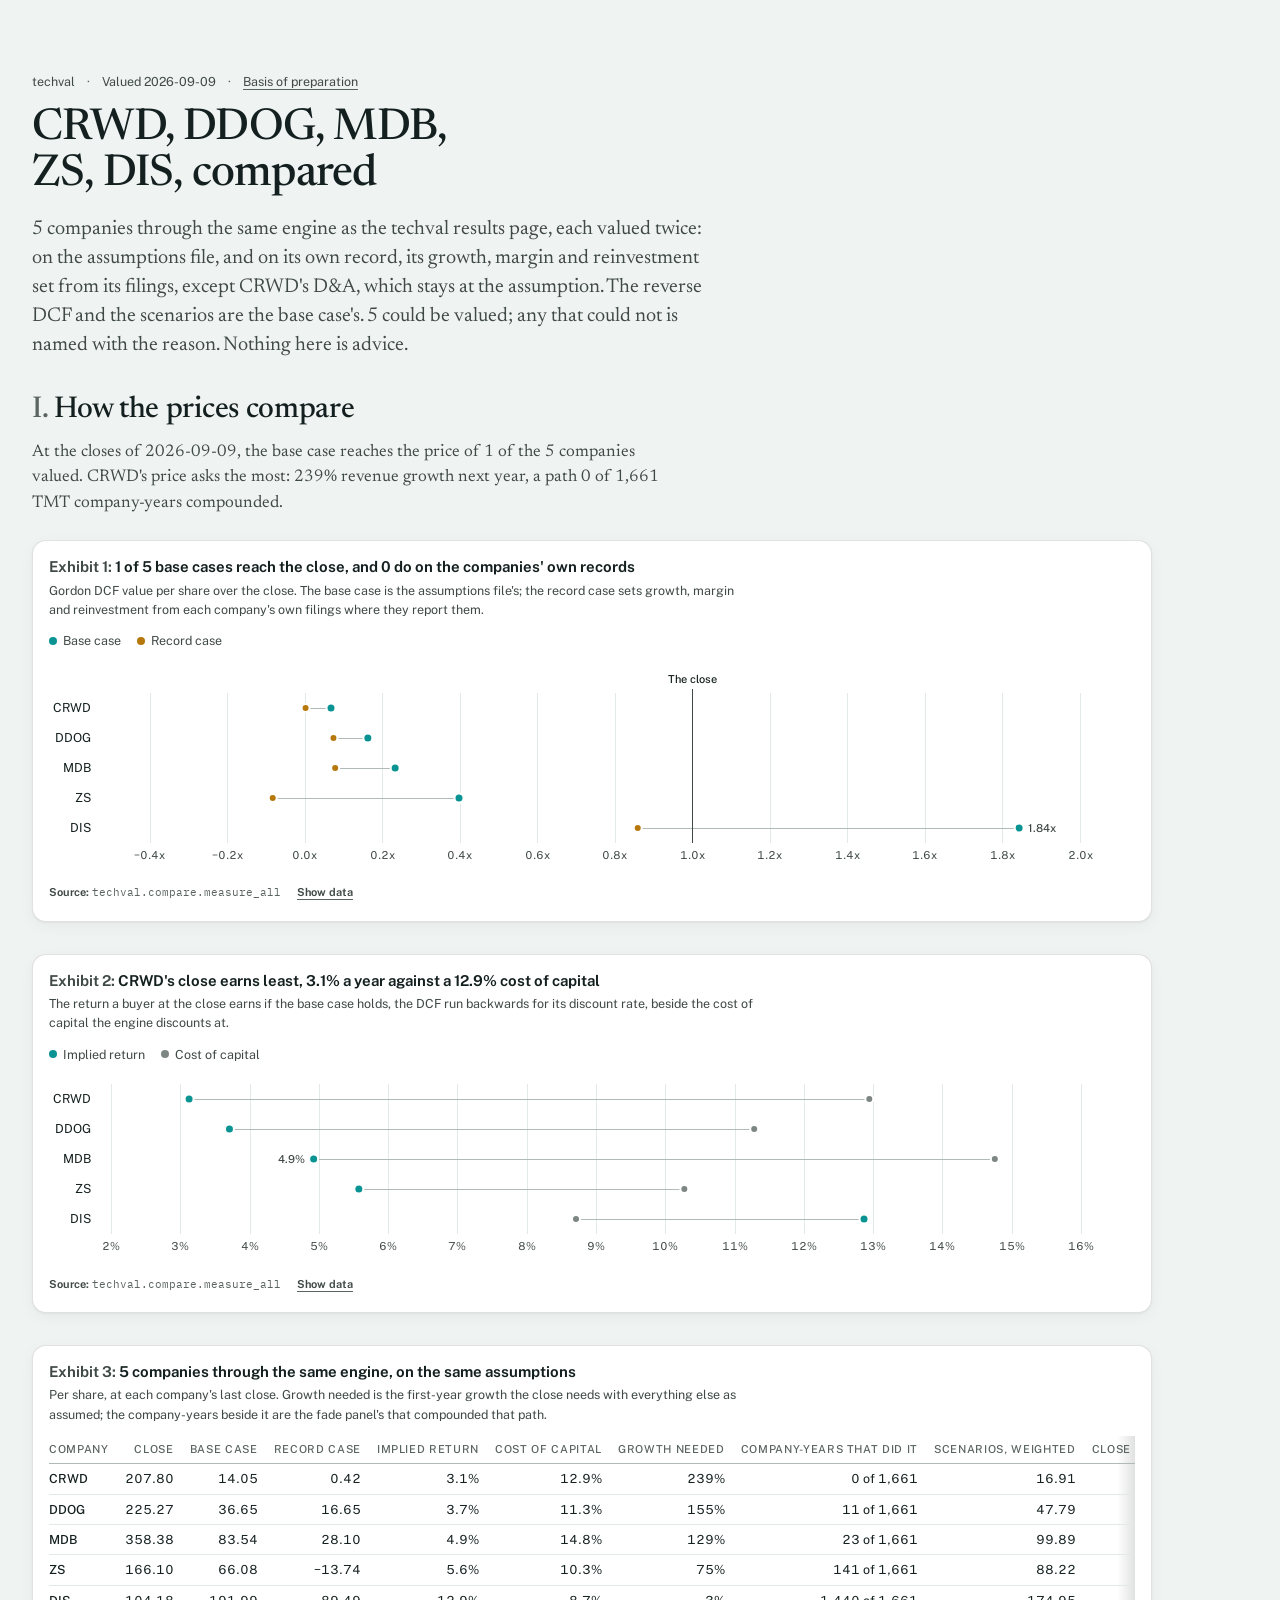
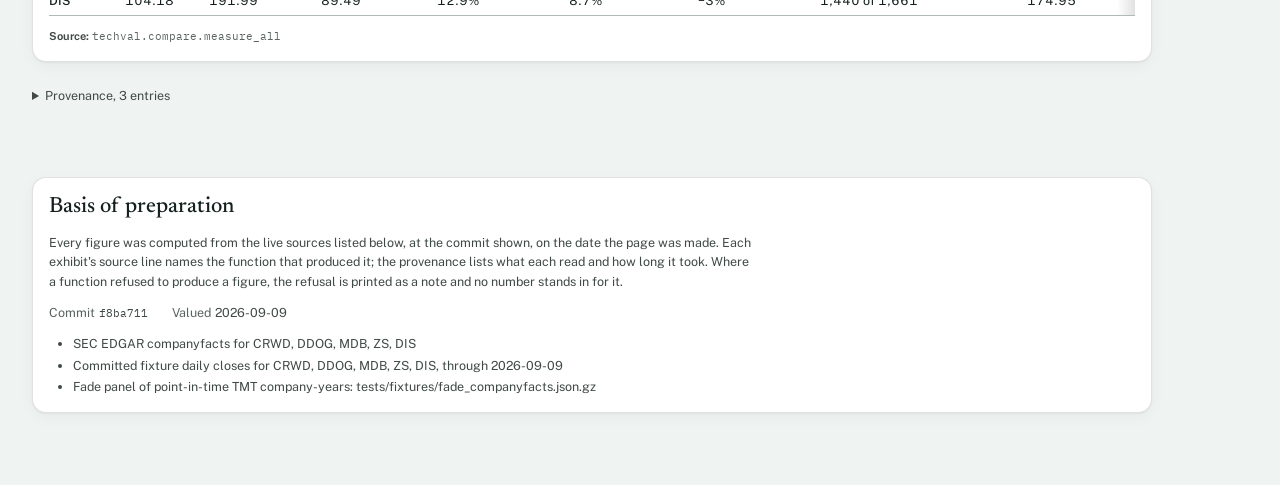
<file: docs/compare/index.html>
<!doctype html>
<html lang="en">
<head>
<meta charset="utf-8">
<meta name="viewport" content="width=device-width, initial-scale=1">
<title>CRWD, DDOG, MDB, ZS, DIS, compared</title>
<link rel="preconnect" href="https://fonts.googleapis.com">
<link rel="preconnect" href="https://fonts.gstatic.com" crossorigin>
<link rel="stylesheet" href="https://fonts.googleapis.com/css2?family=IBM+Plex+Mono:wght@400;500&amp;family=Newsreader:ital,wght@0,400;0,500;1,400&amp;family=Public+Sans:wght@400;500;650&amp;display=swap">
<link rel="icon" href="data:image/svg+xml,%3Csvg xmlns='http://www.w3.org/2000/svg' viewBox='0 0 16 16'%3E%3Crect width='16' height='16' rx='4' fill='%230a1216'/%3E%3Cpath d='M3.2 10.8 6.2 7.2l2.3 1.9 4.3-5.3' stroke='%232aa98c' stroke-width='1.7' fill='none' stroke-linecap='round' stroke-linejoin='round'/%3E%3Ccircle cx='12.8' cy='3.8' r='1.1' fill='%237fe8d2'/%3E%3C/svg%3E">
<style>
/*
 * techval dashboard tokens.
 *
 * The complete light palette lives on bare :root. The two dark blocks below
 * redefine tokens and nothing else, so a component never has a colour that
 * exists in only one theme. Components style through these names; none of
 * them reaches for a hex value directly.
 *
 * The page is set as an application surface: exhibits sit on cards one step
 * lighter than the ground, so --surface is the card and chart plane and
 * --page is the ground behind it. The kit's surface-gap rings and halos ring
 * marks with --surface, which is the plane a chart actually sits on. --raised
 * is the lifted plane, for the tooltip.
 *
 * Entity colours follow the thing measured, everywhere on the page: the fitted
 * model is always --c-model (teal), a baseline is always --c-baseline (grey),
 * the one named comparison is --c-alt (ochre). Every categorical and diverging
 * set here passed the dataviz palette validator all-pairs, in both themes,
 * against these grounds. Verdicts are words, so the status hues only colour a
 * small mark beside a word, never carry meaning alone. Signed values may wear
 * --text-good and --text-critical for sign, and sign only.
 */

:root {
  color-scheme: light;

  /*
   * Type. Public Sans for everything read at working size, charts and tables
   * included: institutional, with tabular and proportional figures both. A
   * serif, Newsreader, for the document's own voice: its title, section
   * titles and standfirsts. IBM Plex Mono only for code: entry points, paths.
   */
  --font-sans: "Public Sans", system-ui, -apple-system, "Segoe UI", sans-serif;
  --font-serif: "Newsreader", "Source Serif 4", Georgia, "Times New Roman", serif;
  --font-mono: "IBM Plex Mono", ui-monospace, "SF Mono", Menlo, monospace;

  --fs-micro: 11px;
  --fs-small: 12.5px;
  --fs-body: 14.5px;
  --fs-lead: 17px;
  --fs-h3: 15px;
  --fs-h2: 30px;
  --fs-h1: 44px;
  --fs-figure: 24px;

  --lh-tight: 1.2;
  --lh-body: 1.55;

  --fw-regular: 400;
  --fw-medium: 500;
  --fw-semibold: 650;

  --tracking-caps: 0.06em;

  /* Space, on a 4px step. */
  --space-1: 4px;
  --space-2: 8px;
  --space-3: 12px;
  --space-4: 16px;
  --space-5: 24px;
  --space-6: 32px;
  --space-7: 48px;
  --space-8: 72px;

  /* Radii: cards, chips, and the small controls. */
  --radius-control: 6px;
  --radius-card: 14px;

  --rail-width: 220px;
  --main-max: 1120px;

  /* Planes and ink. A cool neutral biased toward the teal; cards are white. */
  --page: #eff3f2;
  --surface: #ffffff;
  --raised: #ffffff;
  --ink-1: #14201f;
  --ink-2: #3f4946;
  --ink-3: #5a6461;
  --grid: #e3e9e7;
  --axis: #b0bab7;
  --rule: #14201f;
  --border: rgba(17, 24, 22, 0.13);
  --wash: rgba(17, 24, 22, 0.035);
  --wash-strong: rgba(17, 24, 22, 0.07);
  --shadow-tip: 0 6px 18px rgba(17, 24, 22, 0.12);
  --shadow-card: 0 1px 2px rgba(17, 24, 22, 0.05), 0 4px 16px rgba(17, 24, 22, 0.04);

  /* Categorical series slots, in fixed order. */
  --series-1: #099393;
  --series-2: #b6770b;
  --series-3: #8a3362;
  --deemph: #7d8683;

  /* Entities. */
  --c-model: var(--series-1);
  /*
   * A second reading of the same model drawn behind the first. A tint of the
   * teal light enough to read as "behind" falls under 3:1 on this ground, so
   * the second reading takes the baseline grey: emphasis, not a paler model.
   */
  --c-model-muted: var(--deemph);
  --c-alt: var(--series-2);
  --c-third: var(--series-3);
  --c-baseline: var(--deemph);
  --c-total: var(--ink-2);

  /* Diverging: teal pole, clay pole, a neutral midpoint. Seven classes. */
  --div-pos: #099393;
  --div-neg: #bc4b37;
  --div-mid: #e3e9e7;
  --div-neg-3: var(--div-neg);
  --div-neg-2: color-mix(in oklab, var(--div-neg) 66%, var(--div-mid));
  --div-neg-1: color-mix(in oklab, var(--div-neg) 33%, var(--div-mid));
  --div-0: var(--div-mid);
  --div-pos-1: color-mix(in oklab, var(--div-pos) 33%, var(--div-mid));
  --div-pos-2: color-mix(in oklab, var(--div-pos) 66%, var(--div-mid));
  --div-pos-3: var(--div-pos);
  --on-div-3: #14201f;
  --on-div-2: #14201f;
  --on-div-1: #14201f;
  --on-div-0: #14201f;

  /* The teal ramp, mixed in OKLab from the model hue toward white and black. */
  --teal-100: #deeeed;
  --teal-200: #b9dad9;
  --teal-300: #90c4c3;
  --teal-400: #5fadac;
  --teal-500: #099393;
  --teal-600: #046464;
  --teal-700: #024040;

  /* Sequential: seven classes from least to most. In light mode more is darker. */
  --seq-1: var(--teal-100);
  --seq-2: var(--teal-200);
  --seq-3: var(--teal-300);
  --seq-4: var(--teal-400);
  --seq-5: var(--teal-500);
  --seq-6: var(--teal-600);
  --seq-7: var(--teal-700);
  --on-seq-1: #14201f;
  --on-seq-2: #14201f;
  --on-seq-3: #14201f;
  --on-seq-4: #14201f;
  --on-seq-5: #14201f;
  --on-seq-6: #ffffff;
  --on-seq-7: #ffffff;
  --missing: #e5eae8;

  /* Status: a small mark beside a verdict word, never the word's only carrier. */
  --status-good: #157a4a;
  --status-warning: #a86b00;
  --status-critical: #b23a2e;
  --status-neutral: #6f7875;
  --text-good: #10684a;
  --text-critical: #a3462e;

  --focus: #0b6b5c;
}

@media (prefers-color-scheme: dark) {
  :root:not([data-theme="light"]) {
    color-scheme: dark;
    --page: #0a1216;
    --surface: #101b21;
    --raised: #16232a;
    --ink-1: #e9f1f0;
    --ink-2: #aebdc0;
    --ink-3: #87999f;
    --grid: #1c2930;
    --axis: #3e4e56;
    --rule: #e9f1f0;
    --border: rgba(233, 241, 240, 0.12);
    --wash: rgba(233, 241, 240, 0.05);
    --wash-strong: rgba(233, 241, 240, 0.09);
    --shadow-tip: 0 6px 18px rgba(0, 0, 0, 0.55);
    --shadow-card: 0 1px 2px rgba(0, 0, 0, 0.3), 0 8px 24px rgba(0, 0, 0, 0.25);
    --series-1: #19a0a0;
    --series-2: #bd8630;
    --series-3: #a24e7b;
    --deemph: #6f7e80;
    --div-pos: #19a0a0;
    --div-neg: #d06551;
    --div-mid: #263239;
    --on-div-3: #0a1216;
    --on-div-2: #e9f1f0;
    --on-div-1: #e9f1f0;
    --on-div-0: #e9f1f0;
    --seq-1: var(--teal-700);
    --seq-2: var(--teal-600);
    --seq-3: color-mix(in oklab, var(--teal-500) 80%, var(--teal-600));
    --seq-4: var(--teal-500);
    --seq-5: var(--teal-400);
    --seq-6: var(--teal-300);
    --seq-7: var(--teal-200);
    --on-seq-1: #e9f1f0;
    --on-seq-2: #e9f1f0;
    --on-seq-3: #0a1216;
    --on-seq-4: #0a1216;
    --on-seq-5: #0a1216;
    --on-seq-6: #0a1216;
    --on-seq-7: #0a1216;
    --missing: #1a252b;
    --status-good: #4cc08a;
    --status-warning: #d39a3a;
    --status-critical: #d9705a;
    --status-neutral: #87999f;
    --text-good: #5cd6a8;
    --text-critical: #e8927c;
    --focus: #7fe8d2;
  }
}

:root[data-theme="dark"] {
  color-scheme: dark;
  --page: #0a1216;
  --surface: #101b21;
  --raised: #16232a;
  --ink-1: #e9f1f0;
  --ink-2: #aebdc0;
  --ink-3: #87999f;
  --grid: #1c2930;
  --axis: #3e4e56;
  --rule: #e9f1f0;
  --border: rgba(233, 241, 240, 0.12);
  --wash: rgba(233, 241, 240, 0.05);
  --wash-strong: rgba(233, 241, 240, 0.09);
  --shadow-tip: 0 6px 18px rgba(0, 0, 0, 0.55);
  --shadow-card: 0 1px 2px rgba(0, 0, 0, 0.3), 0 8px 24px rgba(0, 0, 0, 0.25);
  --series-1: #19a0a0;
  --series-2: #bd8630;
  --series-3: #a24e7b;
  --deemph: #6f7e80;
  --div-pos: #19a0a0;
  --div-neg: #d06551;
  --div-mid: #263239;
  --on-div-3: #0a1216;
  --on-div-2: #e9f1f0;
  --on-div-1: #e9f1f0;
  --on-div-0: #e9f1f0;
  --seq-1: var(--teal-700);
  --seq-2: var(--teal-600);
  --seq-3: color-mix(in oklab, var(--teal-500) 80%, var(--teal-600));
  --seq-4: var(--teal-500);
  --seq-5: var(--teal-400);
  --seq-6: var(--teal-300);
  --seq-7: var(--teal-200);
  --on-seq-1: #e9f1f0;
  --on-seq-2: #e9f1f0;
  --on-seq-3: #0a1216;
  --on-seq-4: #0a1216;
  --on-seq-5: #0a1216;
  --on-seq-6: #0a1216;
  --on-seq-7: #0a1216;
  --missing: #1a252b;
  --status-good: #4cc08a;
  --status-warning: #d39a3a;
  --status-critical: #d9705a;
  --status-neutral: #87999f;
  --text-good: #5cd6a8;
  --text-critical: #e8927c;
  --focus: #7fe8d2;
}

/*
 * Print. A research note has to survive a printer, whatever theme the screen
 * was in: the ground goes white, the ink goes black, and the hairlines darken
 * enough to hold on paper. Tokens only, like the dark blocks above.
 */
@media print {
  /*
   * The forced-theme selector is named here too: a reader who printed while the
   * page was stamped dark would otherwise print white ink on a black ground.
   */
  :root,
  :root[data-theme="dark"] {
    color-scheme: light;
    --page: #ffffff;
    --surface: #ffffff;
    --raised: #ffffff;
    --ink-1: #000000;
    --ink-2: #2b3330;
    --ink-3: #454e4b;
    --grid: #c7cfcd;
    --axis: #8b9491;
    --rule: #000000;
    --border: rgba(0, 0, 0, 0.32);
    --wash: rgba(0, 0, 0, 0.05);
    --wash-strong: rgba(0, 0, 0, 0.1);
    --shadow-card: none;
    --missing: #eceeed;
    --div-mid: #eceeed;
  }
}
/*
 * techval dashboard layout, set as an application surface.
 *
 * Exhibits sit on cards one step lighter than the ground, and the cards carry
 * the structure that rules used to: each exhibit is its own card, numbered in
 * reading order by a CSS counter, so the numbering can never disagree with
 * the page. The document's voice survives inside the chrome: a serif title,
 * serif standfirsts, verdicts as words. Refusals are notes under the exhibit
 * they belong to, numbered like footnotes. Provenance is a source line. Every
 * colour comes from tokens.css.
 */

*,
*::before,
*::after {
  box-sizing: border-box;
}

[hidden] {
  display: none !important;
}

html {
  -webkit-text-size-adjust: 100%;
  scroll-behavior: auto;
}

body {
  margin: 0;
  background: var(--page);
  color: var(--ink-1);
  font-family: var(--font-sans);
  font-size: var(--fs-body);
  line-height: var(--lh-body);
  font-kerning: normal;
  -webkit-font-smoothing: antialiased;
  -moz-osx-font-smoothing: grayscale;
}

h1,
h2,
h3,
h4,
p {
  margin: 0;
}

h1,
h2,
h3,
h4 {
  text-wrap: balance;
  font-weight: var(--fw-semibold);
  line-height: var(--lh-tight);
}

code,
.tv-mono {
  font-family: var(--font-mono);
  font-size: 0.9em;
}

a {
  color: inherit;
  text-decoration-color: var(--ink-3);
  text-underline-offset: 3px;
}

a:hover {
  text-decoration-color: currentColor;
}

:focus-visible {
  outline: 2px solid var(--focus);
  outline-offset: 2px;
}

.tv-visually-hidden {
  position: absolute;
  width: 1px;
  height: 1px;
  margin: -1px;
  padding: 0;
  overflow: hidden;
  clip: rect(0 0 0 0);
  white-space: nowrap;
  border: 0;
}

.tv-muted {
  color: var(--ink-2);
}

/* Shell: a contents column and the document. Narrow screens stack them. */

.tv-shell {
  display: block;
  counter-reset: exhibit section;
}

.tv-main {
  min-width: 0;
  max-width: var(--main-max);
  margin: 0 auto;
  padding: var(--space-6) var(--space-4) var(--space-8);
}

.tv-rail {
  position: sticky;
  top: 0;
  z-index: 5;
  background: var(--page);
  border-bottom: 1px solid var(--grid);
}

.tv-rail__title {
  display: none;
}

.tv-rail__list {
  display: flex;
  gap: var(--space-4);
  margin: 0;
  /* The vertical padding is the focus ring's room: the scroller clips whatever reaches its padding box. */
  padding: 5px var(--space-4);
  list-style: none;
  overflow-x: auto;
  scrollbar-width: thin;
  counter-reset: contents;
  background-image: linear-gradient(to right, var(--page) 60%, transparent),
    linear-gradient(to left, var(--page) 60%, transparent),
    linear-gradient(to right, var(--border), transparent),
    linear-gradient(to left, var(--border), transparent);
  background-position: left center, right center, left center, right center;
  background-size: 28px 100%, 28px 100%, 18px 100%, 18px 100%;
  background-repeat: no-repeat;
  background-attachment: local, local, scroll, scroll;
}

.tv-rail__list > li {
  counter-increment: contents;
}

.tv-rail__link {
  display: flex;
  align-items: center;
  gap: var(--space-2);
  min-height: 40px;
  padding: var(--space-2) 2px;
  color: var(--ink-2);
  font-size: var(--fs-small);
  font-weight: var(--fw-medium);
  text-decoration: none;
  white-space: nowrap;
}

.tv-rail__link:hover {
  color: var(--ink-1);
}

.tv-rail__link[aria-current="true"] {
  color: var(--ink-1);
  box-shadow: inset 0 -2px 0 var(--focus);
}

/* The contents list names sections; verdicts are read in the sections themselves. */
.tv-rail .tv-chip,
.tv-rail__state {
  display: none;
}

@media (min-width: 1100px) {
  .tv-shell {
    display: grid;
    grid-template-columns: var(--rail-width) minmax(0, 1fr);
    gap: var(--space-7);
    max-width: calc(var(--rail-width) + var(--space-7) + var(--main-max) + 2 * var(--space-6));
    margin: 0 auto;
    padding: 0 var(--space-6);
  }

  /* A page with one section has no contents to list, so the section takes the centre. */
  .tv-shell.tv-shell--single {
    display: block;
  }

  .tv-main {
    margin: 0;
    width: 100%;
    padding: var(--space-8) 0;
  }

  .tv-rail {
    align-self: start;
    height: 100vh;
    overflow-y: auto;
    padding: var(--space-8) 0 var(--space-5);
    border-bottom: 0;
  }

  .tv-rail__title {
    display: block;
    margin: 0 0 var(--space-3);
    color: var(--ink-1);
    font-family: var(--font-serif);
    font-size: var(--fs-lead);
  }

  .tv-rail__list {
    flex-direction: column;
    gap: 0;
    padding: 0;
    overflow: visible;
    background-image: none;
  }

  .tv-rail__link {
    border-radius: var(--radius-control);
    min-height: 0;
    margin: 1px 0;
    padding: 7px var(--space-2);
    font-size: var(--fs-small);
    line-height: 1.35;
    white-space: normal;
  }

  .tv-rail__link:hover {
    background: var(--wash);
  }

  .tv-rail__link[aria-current="true"] {
    background: var(--wash-strong);
    box-shadow: none;
  }
}

/* Header: a dateline, the title and a standfirst. Build metadata closes the page. */

.tv-header {
  display: grid;
  gap: var(--space-4);
  padding-bottom: var(--space-6);
}

.tv-dateline {
  display: flex;
  flex-wrap: wrap;
  gap: 0 var(--space-3);
  color: var(--ink-2);
  font-size: var(--fs-small);
}

.tv-dateline > span + span::before {
  content: "·";
  margin-right: var(--space-3);
  color: var(--ink-3);
}

.tv-title {
  max-width: 20ch;
  font-family: var(--font-serif);
  font-size: var(--fs-h1);
  font-weight: 500;
  line-height: 1.04;
  letter-spacing: -0.018em;
}

.tv-standfirst {
  max-width: 62ch;
  color: var(--ink-2);
  font-family: var(--font-serif);
  font-size: 20px;
  line-height: 1.45;
  text-wrap: pretty;
}

.tv-meta {
  display: flex;
  flex-wrap: wrap;
  gap: var(--space-1) var(--space-5);
  color: var(--ink-2);
  font-size: var(--fs-small);
}

.tv-meta__label {
  color: var(--ink-3);
  margin-right: var(--space-1);
}

.tv-fixtures {
  font-size: var(--fs-small);
  color: var(--ink-2);
}

.tv-fixtures ul {
  margin: var(--space-2) 0 0;
  padding: 0;
  list-style: none;
  display: grid;
  gap: 2px;
}

.tv-fixtures li {
  display: flex;
  flex-wrap: wrap;
  gap: 0 var(--space-3);
  overflow-wrap: anywhere;
}

.tv-sources {
  margin: 0;
  padding-left: var(--space-5);
  display: grid;
  gap: 2px;
  color: var(--ink-2);
  font-size: var(--fs-small);
  overflow-wrap: anywhere;
}

.tv-banner {
  padding: var(--space-2) 0 var(--space-2) var(--space-3);
  border-left: 2px solid var(--rule);
  color: var(--ink-1);
  font-size: var(--fs-small);
}

details > summary {
  cursor: pointer;
  width: fit-content;
  color: var(--ink-2);
  font-size: var(--fs-small);
}

details > summary:hover {
  color: var(--ink-1);
}

/* Sections: a numeral and a serif title, then a standfirst. */

.tv-section {
  display: grid;
  gap: var(--space-5);
  padding: 0;
  margin-top: var(--space-8);
  counter-increment: section;
  scroll-margin-top: 56px;
}

.tv-section:first-of-type {
  margin-top: 0;
}

.tv-section__head {
  display: grid;
  gap: var(--space-3);
  max-width: 70ch;
}

.tv-eyebrow {
  display: none;
}

.tv-section__title {
  font-family: var(--font-serif);
  font-size: var(--fs-h2);
  font-weight: 500;
  letter-spacing: -0.01em;
}

.tv-section__title::before {
  content: counter(section, upper-roman) ". ";
  color: var(--ink-3);
}

.tv-takeaway {
  color: var(--ink-2);
  font-family: var(--font-serif);
  font-size: var(--fs-lead);
  line-height: 1.5;
  text-wrap: pretty;
}

.tv-section__body {
  display: grid;
  gap: var(--space-6);
  min-width: 0;
}

@media (min-width: 1100px) {
  .tv-section {
    scroll-margin-top: var(--space-5);
  }
}

/* Headline strip: the verdict word, the model's first sentence, three figures. */

.tv-headline {
  display: grid;
  gap: var(--space-3);
}

.tv-headline__verdict {
  display: flex;
  flex-wrap: wrap;
  align-items: baseline;
  gap: var(--space-1) var(--space-3);
  max-width: 96ch;
}

/* The verdict's first sentence, with the rest of the model's own text behind a disclosure. */
.tv-headline__text {
  display: grid;
  flex: 1 1 32ch;
  gap: var(--space-1);
  color: var(--ink-2);
  font-size: var(--fs-body);
}

.tv-headline__more > p {
  margin-top: var(--space-1);
}

.tv-headline .tv-tiles {
  grid-template-columns: repeat(auto-fit, minmax(min(100%, 190px), 1fr));
  gap: var(--space-3);
}

.tv-headline .tv-tile {
  padding: var(--space-3) var(--space-4);
  background: var(--surface);
  border: 1px solid var(--border);
  border-radius: var(--radius-card);
  box-shadow: var(--shadow-card);
}

/* Exhibits. Each one a card: a numbered title inside, a source line below. */

.tv-grid {
  display: grid;
  grid-template-columns: repeat(auto-fit, minmax(min(100%, 460px), 1fr));
  gap: var(--space-6) var(--space-6);
  align-items: start;
}

.tv-figure {
  display: grid;
  gap: var(--space-3);
  min-width: 0;
  margin: 0;
  padding: var(--space-4);
  background: var(--surface);
  border: 1px solid var(--border);
  border-radius: var(--radius-card);
  box-shadow: var(--shadow-card);
  counter-increment: exhibit;
}

.tv-figure--wide {
  grid-column: 1 / -1;
}

.tv-figure__head {
  display: grid;
  gap: 3px;
}

.tv-figure__title {
  max-width: 72ch;
  font-size: var(--fs-h3);
  font-weight: var(--fw-semibold);
  line-height: 1.35;
}

.tv-figure > .tv-figure__head > .tv-figure__title::before {
  content: "Exhibit " counter(exhibit) ": ";
  color: var(--ink-2);
}

.tv-figure__subtitle {
  max-width: 88ch;
  color: var(--ink-2);
  font-size: var(--fs-small);
}

.tv-figure__legend:empty,
.tv-figure__notes:empty {
  display: none;
}

.tv-figure__body {
  min-width: 0;
}

/* A second figure inside an exhibit, under its own heading. */
.tv-figure__part {
  display: grid;
  gap: var(--space-3);
  margin-top: var(--space-5);
}

.tv-figure__notes {
  display: grid;
  gap: 3px;
  counter-reset: note;
}

.tv-figure__foot {
  display: flex;
  flex-wrap: wrap;
  align-items: baseline;
  gap: 2px var(--space-4);
  color: var(--ink-3);
  font-size: var(--fs-micro);
}

.tv-figure__source {
  order: 0;
  min-width: 0;
  color: var(--ink-3);
  font-family: var(--font-mono);
  font-size: var(--fs-micro);
  overflow-wrap: anywhere;
}

.tv-figure__source:not(:empty)::before {
  content: "Source: ";
  color: var(--ink-2);
  font-family: var(--font-sans);
  font-weight: var(--fw-semibold);
}

.tv-figure__foot .tv-btn {
  order: 1;
}

.tv-btn {
  appearance: none;
  min-height: 24px;
  padding: 0;
  border: 0;
  background: none;
  color: var(--ink-2);
  font: inherit;
  font-size: var(--fs-micro);
  font-weight: var(--fw-semibold);
  text-decoration: underline;
  text-decoration-color: var(--ink-3);
  text-underline-offset: 3px;
  cursor: pointer;
}

.tv-btn:hover {
  color: var(--ink-1);
  text-decoration-color: currentColor;
}

/* The closing basis of preparation: what the page was built from. */

.tv-basis {
  display: grid;
  gap: var(--space-3);
  margin-top: var(--space-8);
  padding: var(--space-4);
  background: var(--surface);
  border: 1px solid var(--border);
  border-radius: var(--radius-card);
  box-shadow: var(--shadow-card);
  color: var(--ink-2);
  font-size: var(--fs-small);
}

.tv-basis > * {
  max-width: 88ch;
}

.tv-basis__title {
  color: var(--ink-1);
  font-family: var(--font-serif);
  font-size: 22px;
  font-weight: 500;
}

/* Charts. */

.tv-chart {
  position: relative;
  min-width: 0;
  width: 100%;
}

/* A grid with more columns than fit keeps its 24px cells and scrolls on its own. */
.tv-chart--heat {
  overflow-x: auto;
}

.tv-svg {
  display: block;
  overflow: visible;
  font-family: var(--font-sans);
}

.tv-svg text {
  fill: var(--ink-2);
  font-size: var(--fs-micro);
}

.tv-svg .tv-tick {
  font-variant-numeric: tabular-nums;
}

.tv-svg .tv-label {
  fill: var(--ink-1);
  font-size: var(--fs-small);
}

/* Value labels sit above reference rules; a surface halo keeps a rule from striking through them. */
.tv-svg .tv-value {
  fill: var(--ink-2);
  font-size: var(--fs-micro);
  font-weight: var(--fw-medium);
  paint-order: stroke;
  stroke: var(--surface);
  stroke-width: 3px;
  stroke-linejoin: round;
}

.tv-values {
  pointer-events: none;
}

.tv-svg .tv-endlabel {
  fill: var(--ink-1);
  font-size: var(--fs-small);
  font-weight: var(--fw-medium);
}

.tv-svg .tv-ref-label {
  fill: var(--ink-1);
  font-size: var(--fs-micro);
  font-weight: var(--fw-medium);
  paint-order: stroke;
  stroke: var(--surface);
  stroke-width: 3px;
  stroke-linejoin: round;
}

.tv-svg .tv-group-label {
  fill: var(--ink-2);
  font-size: var(--fs-micro);
  font-weight: var(--fw-medium);
}

.tv-svg .tv-cell-label {
  font-size: var(--fs-micro);
  font-variant-numeric: tabular-nums;
  pointer-events: none;
}

.tv-svg .tv-cell-label--base {
  font-weight: var(--fw-semibold);
}

.tv-svg .tv-heat-base {
  fill: none;
  stroke: var(--ink-1);
  stroke-width: 1.5;
  pointer-events: none;
}

.tv-gridline {
  stroke: var(--grid);
  stroke-width: 1;
  shape-rendering: crispEdges;
}

.tv-axisline {
  stroke: var(--axis);
  stroke-width: 1;
  shape-rendering: crispEdges;
}

.tv-ref {
  stroke: var(--ink-2);
  stroke-width: 1;
  shape-rendering: crispEdges;
}

.tv-ref--strong {
  stroke: var(--ink-1);
}

.tv-connector {
  stroke: var(--axis);
  stroke-width: 1;
  shape-rendering: crispEdges;
}

.tv-crosshair {
  stroke: var(--ink-3);
  stroke-width: 1;
  shape-rendering: crispEdges;
  pointer-events: none;
}

.tv-line {
  fill: none;
  stroke-width: 2;
  stroke-linejoin: round;
  stroke-linecap: round;
}

.tv-band {
  fill-opacity: 0.1;
  stroke: none;
}

.tv-shade {
  fill: var(--wash-strong);
  stroke: none;
}

.tv-whisker {
  fill: none;
  stroke-width: 2;
  stroke-linecap: round;
}

.tv-dot {
  stroke: var(--surface);
  stroke-width: 2;
}

.tv-hairline {
  stroke: var(--axis);
  stroke-width: 1;
}

.tv-hit {
  fill: transparent;
  stroke: none;
}

.tv-markg {
  cursor: default;
  outline: none;
}

.tv-markg.is-hot .tv-hit {
  fill: var(--wash);
}

.tv-markg.is-hot .tv-mark {
  filter: brightness(1.1) saturate(1.05);
}

.tv-markg:focus-visible .tv-hit {
  stroke: var(--focus);
  stroke-width: 1.5;
}

.tv-plot {
  outline: none;
}

.tv-plot:focus-visible .tv-hit {
  stroke: var(--focus);
  stroke-width: 1.5;
}

@media (prefers-reduced-motion: no-preference) {
  .tv-mark,
  .tv-hit {
    transition: filter 120ms ease-out, fill 120ms ease-out;
  }

  /* App-chrome motion: a card lifts a step on hover, and verdict tiles rise once on load. */
  .tv-figure,
  .tv-tileset {
    transition: box-shadow 120ms ease-out, transform 120ms ease-out;
  }

  .tv-figure:hover,
  .tv-tileset:hover {
    transform: translateY(-1px);
    box-shadow: var(--shadow-tip);
  }

  @keyframes tv-rise {
    from {
      opacity: 0;
      transform: translateY(5px);
    }
    to {
      opacity: 1;
      transform: none;
    }
  }

  .tv-headline .tv-tile {
    animation: tv-rise 240ms ease-out backwards;
  }

  .tv-headline .tv-tile:nth-child(2) {
    animation-delay: 50ms;
  }

  .tv-headline .tv-tile:nth-child(3) {
    animation-delay: 100ms;
  }
}

.tv-empty {
  padding: var(--space-5) 0;
  color: var(--ink-2);
  font-size: var(--fs-small);
}

/* Legends, including the heat scale. */

.tv-legend {
  display: flex;
  flex-wrap: wrap;
  gap: var(--space-1) var(--space-4);
  margin: 0;
  padding: 0;
  list-style: none;
  color: var(--ink-2);
  font-size: var(--fs-small);
}

.tv-legend__item {
  display: inline-flex;
  align-items: center;
  gap: 6px;
}

.tv-key {
  display: inline-block;
  flex: none;
  background: var(--key, var(--ink-3));
}

.tv-key--rect {
  width: 10px;
  height: 10px;
  border-radius: 2px;
}

.tv-key--line {
  width: 14px;
  height: 2px;
  border-radius: 1px;
}

.tv-key--dot {
  width: 8px;
  height: 8px;
  border-radius: 50%;
}

/* A hollow marker, for rows drawn hollow. */
.tv-key--ring {
  width: 8px;
  height: 8px;
  border-radius: 50%;
  background: transparent;
  box-shadow: inset 0 0 0 1.5px var(--key, var(--ink-3));
}

.tv-scale {
  display: flex;
  flex-wrap: wrap;
  align-items: flex-start;
  gap: var(--space-2) var(--space-5);
  margin-top: var(--space-3);
  color: var(--ink-2);
  font-size: var(--fs-micro);
}

.tv-scale__ramp {
  display: grid;
  justify-items: start;
  gap: 4px;
}

/* The ticks take the swatches' width, so 0 sits at the middle of the ramp and the bounds at its ends. */
.tv-scale__bar {
  display: grid;
  gap: 4px;
}

.tv-scale__title {
  color: var(--ink-2);
  font-size: var(--fs-micro);
}

.tv-scale__swatches {
  display: flex;
  gap: 2px;
}

.tv-scale__swatch {
  width: 28px;
  height: 10px;
}

.tv-scale__swatch:first-child {
  border-radius: 2px 0 0 2px;
}

.tv-scale__swatch:last-child {
  border-radius: 0 2px 2px 0;
}

.tv-scale__ticks {
  position: relative;
  height: 1.5em;
  font-variant-numeric: tabular-nums;
}

.tv-scale__ticks > span {
  position: absolute;
  top: 0;
  white-space: nowrap;
}

.tv-scale__ticks > span:first-child {
  left: 0;
}

.tv-scale__ticks > span:last-child {
  right: 0;
}

.tv-scale__ticks > span:not(:first-child):not(:last-child) {
  left: 50%;
  transform: translateX(-50%);
}

.tv-scale__missing {
  display: inline-flex;
  align-items: center;
  gap: 6px;
  align-self: flex-end;
}

/* Tooltip: the one lifted surface on the page. */

.tv-tooltip {
  position: fixed;
  z-index: 50;
  top: 0;
  left: 0;
  min-width: 140px;
  max-width: 300px;
  padding: var(--space-2) var(--space-3);
  border-radius: var(--radius-control);
  background: var(--raised);
  box-shadow: 0 0 0 1px var(--border), var(--shadow-tip);
  color: var(--ink-1);
  font-size: var(--fs-small);
  pointer-events: none;
}

.tv-tooltip__title {
  margin-bottom: 4px;
  color: var(--ink-2);
  font-size: var(--fs-micro);
  font-weight: var(--fw-medium);
}

.tv-tooltip__rows {
  display: grid;
  grid-template-columns: auto 1fr auto;
  align-items: center;
  gap: 3px var(--space-2);
}

.tv-tooltip__label {
  color: var(--ink-2);
}

.tv-tooltip__value {
  justify-self: end;
  color: var(--ink-1);
  font-weight: var(--fw-semibold);
  font-variant-numeric: tabular-nums;
}

.tv-tooltip__nokey {
  width: 14px;
}

/* Tables, set the way financial tables are: rules, not boxes; headers in sentence case. */

/*
 * A table wider than its box scrolls inside it. Four layers say so: two covers
 * painted on the content, which scroll away as the reader moves, and two
 * shadows painted on the box, which they uncover. A shadow therefore shows on
 * a side only while there are columns out of view on that side.
 */
.tv-table-wrap {
  overflow-x: auto;
  max-width: 100%;
  background-image: linear-gradient(to right, var(--surface) 60%, transparent),
    linear-gradient(to left, var(--surface) 60%, transparent),
    linear-gradient(to right, var(--border), transparent),
    linear-gradient(to left, var(--border), transparent);
  background-position: left center, right center, left center, right center;
  background-size: 28px 100%, 28px 100%, 18px 100%, 18px 100%;
  background-repeat: no-repeat;
  background-attachment: local, local, scroll, scroll;
}

.tv-table {
  width: 100%;
  border-collapse: collapse;
  font-size: var(--fs-small);
  font-variant-numeric: lining-nums;
}

.tv-table th,
.tv-table td {
  padding: 5px var(--space-4) 5px 0;
  border-bottom: 1px solid var(--grid);
  text-align: left;
  vertical-align: top;
}

.tv-table thead th {
  color: var(--ink-3);
  font-size: var(--fs-micro);
  font-weight: var(--fw-medium);
  text-transform: uppercase;
  letter-spacing: var(--tracking-caps);
  vertical-align: bottom;
  white-space: nowrap;
  border-bottom: 1px solid var(--axis);
}

.tv-table tbody tr:last-child > :is(th, td) {
  border-bottom-color: var(--axis);
}

.tv-table tbody th {
  font-weight: var(--fw-medium);
}

.tv-table tbody tr:hover > :is(th, td) {
  background: var(--wash);
}

.tv-table .tv-pos {
  color: var(--text-good);
}

.tv-table .tv-neg {
  color: var(--text-critical);
}

.tv-table .tv-num {
  text-align: right;
  font-variant-numeric: tabular-nums lining-nums;
  white-space: nowrap;
}

.tv-table td.tv-mono,
.tv-table th.tv-mono {
  font-size: var(--fs-micro);
  overflow-wrap: anywhere;
}

.tv-table .tv-nowrap {
  white-space: nowrap;
}

.tv-table :is(th, td):last-child {
  padding-right: 0;
}

/*
 * Verdicts are words, set the way a research note sets a rating. A small square
 * in the status hue sits beside the word; the word alone carries the meaning.
 */

.tv-chip {
  display: inline-flex;
  align-items: center;
  gap: 7px;
  flex: none;
  padding: 0;
  color: var(--ink-1);
  font-size: var(--fs-micro);
  font-weight: var(--fw-semibold);
  letter-spacing: var(--tracking-caps);
  line-height: 1.3;
  text-transform: uppercase;
  white-space: nowrap;
}

.tv-chip::before {
  content: "";
  flex: none;
  width: 7px;
  height: 7px;
  background: var(--chip-hue);
}

.tv-chip--good {
  --chip-hue: var(--status-good);
}

.tv-chip--warning {
  --chip-hue: var(--status-warning);
}

.tv-chip--critical {
  --chip-hue: var(--status-critical);
}

.tv-chip--neutral {
  --chip-hue: var(--status-neutral);
}

.tv-chip--compact {
  color: var(--ink-2);
}

/* Inside a table a verdict is one cell among many, so it drops the capitals. */
.tv-table .tv-chip {
  color: var(--ink-2);
  font-size: var(--fs-small);
  font-weight: var(--fw-regular);
  letter-spacing: 0;
  text-transform: none;
}

/* Figures set as key data: a small label above a plain number, no rules, no boxes. */

.tv-tiles {
  display: grid;
  grid-template-columns: repeat(auto-fill, minmax(min(100%, 180px), 1fr));
  gap: var(--space-3) var(--space-6);
}

.tv-tileset {
  display: grid;
  gap: var(--space-2);
  min-width: 0;
  padding: var(--space-4);
  background: var(--surface);
  border: 1px solid var(--border);
  border-radius: var(--radius-card);
  box-shadow: var(--shadow-card);
}

.tv-tileset__body {
  display: grid;
  gap: var(--space-2);
}

.tv-tileset__title {
  color: var(--ink-1);
  font-size: var(--fs-h3);
  font-weight: var(--fw-semibold);
}

.tv-tile {
  display: grid;
  align-content: start;
  gap: 1px;
  min-width: 0;
  color: inherit;
  text-decoration: none;
}

a.tv-tile:hover .tv-tile__label {
  color: var(--ink-1);
  text-decoration: underline;
  text-underline-offset: 3px;
}

.tv-tile__label {
  color: var(--ink-2);
  font-size: var(--fs-micro);
  font-weight: var(--fw-medium);
}

.tv-tile__value {
  color: var(--ink-1);
  font-size: var(--fs-figure);
  font-weight: 500;
  line-height: 1.15;
  letter-spacing: -0.01em;
  overflow-wrap: anywhere;
}

.tv-tile__sub {
  color: var(--ink-3);
  font-size: var(--fs-micro);
  line-height: 1.45;
}

.tv-tile .tv-chip {
  justify-self: start;
  margin-top: var(--space-1);
}

.tv-delta {
  display: inline-flex;
  align-items: center;
  gap: 4px;
  font-size: var(--fs-micro);
  font-weight: var(--fw-medium);
  color: var(--ink-2);
}

.tv-delta__icon {
  width: 9px;
  height: 9px;
  fill: currentColor;
}

.tv-delta--good {
  color: var(--text-good);
}

.tv-delta--bad {
  color: var(--text-critical);
}

.tv-delta__label {
  color: var(--ink-2);
  font-weight: var(--fw-regular);
}

/* Notes and refusals, numbered like footnotes under what they qualify. */

.tv-note {
  display: block;
  max-width: 100ch;
  color: var(--ink-2);
  font-size: var(--fs-micro);
  line-height: 1.5;
  counter-increment: note;
}

.tv-note::before {
  content: counter(note) ". ";
  color: var(--ink-3);
  font-weight: var(--fw-semibold);
  font-variant-numeric: tabular-nums;
}

.tv-note > p {
  display: inline;
}

.tv-note strong {
  color: var(--ink-1);
  font-weight: var(--fw-semibold);
}

.tv-section__notes {
  display: grid;
  gap: 3px;
  padding-top: var(--space-3);
  border-top: 1px solid var(--grid);
  counter-reset: note;
}

.tv-section__notes::before {
  content: "Notes";
  margin-bottom: var(--space-1);
  color: var(--ink-1);
  font-size: var(--fs-small);
  font-weight: var(--fw-semibold);
}

.tv-refusal {
  display: grid;
  gap: var(--space-3);
  max-width: 88ch;
  padding: var(--space-3) 0;
  border-top: 1px solid var(--grid);
  border-bottom: 1px solid var(--grid);
}

.tv-refusal__head {
  display: flex;
  flex-wrap: wrap;
  align-items: baseline;
  gap: var(--space-1) var(--space-3);
  color: var(--ink-2);
}

.tv-refusal__list {
  display: grid;
  gap: var(--space-2);
  margin: 0;
  padding: 0;
  list-style: none;
}

.tv-refusal__what {
  font-weight: var(--fw-semibold);
}

.tv-refusal__why {
  color: var(--ink-2);
}

.tv-placeholder {
  display: grid;
  gap: 2px;
  max-width: 88ch;
  padding: var(--space-3) 0;
  border-top: 1px solid var(--grid);
  color: var(--ink-2);
}

.tv-placeholder__title {
  color: var(--ink-1);
  font-weight: var(--fw-semibold);
}

/* Provenance. */

.tv-provenance {
  display: grid;
  gap: var(--space-2);
}

.tv-provenance[open] > summary {
  margin-bottom: var(--space-2);
}

/*
 * Print. The contents list and every control are screen furniture, so they go.
 * What is left is the note: a section to a page, no exhibit split across a
 * break, and charts scaled to whatever paper the reader has.
 */
@media print {
  .tv-shell {
    display: block;
    max-width: none;
    padding: 0;
  }

  .tv-main {
    width: auto;
    max-width: none;
    margin: 0;
    padding: 0;
  }

  .tv-rail,
  .tv-btn {
    display: none;
  }

  .tv-section {
    break-before: page;
    margin-top: 0;
  }

  .tv-section:first-of-type {
    break-before: auto;
  }

  .tv-figure,
  .tv-tileset,
  .tv-headline,
  .tv-refusal,
  .tv-note,
  .tv-basis {
    break-inside: avoid;
  }

  .tv-section__head,
  .tv-figure__head {
    break-after: avoid;
  }

  /* On paper a scroller cannot scroll, so the table prints whole and drops its cue. */
  .tv-table-wrap {
    overflow: visible;
    background-image: none;
  }

  .tv-svg {
    max-width: 100%;
    height: auto;
  }

  /* A link to a section of the same page is a page number on paper, not a link. */
  a[href^="#"] {
    text-decoration: none;
  }
}
</style>
</head>
<body>
<noscript>This page draws its figures with JavaScript. The results it shows are in the snapshot JSON it was rendered from.</noscript>
<script type="application/json" id="tv-snapshot">{"collected_at":"2026-09-09","fixtures":{},"page":{"sources":["SEC EDGAR companyfacts for CRWD, DDOG, MDB, ZS, DIS","Committed fixture daily closes for CRWD, DDOG, MDB, ZS, DIS, through 2026-09-09","Fade panel of point-in-time TMT company-years: tests/fixtures/fade_companyfacts.json.gz"],"standfirst":"5 companies through the same engine as the techval results page, each valued twice: on the assumptions file, and on its own record, its growth, margin and reinvestment set from its filings, except CRWD's D&A, which stays at the assumption. The reverse DCF and the scenarios are the base case's. 5 could be valued; any that could not is named with the reason. Nothing here is advice."},"schema":1,"sections":{"compare":{"figures":{"returns":{"data":{"format":"pct:1","labelHeader":"Company","rows":[{"label":"CRWD","values":{"implied":0.031271,"wacc":0.129445}},{"label":"DDOG","values":{"implied":0.037095,"wacc":0.112831}},{"label":"MDB","values":{"implied":0.049248,"wacc":0.147562}},{"label":"ZS","values":{"implied":0.05577,"wacc":0.102748}},{"label":"DIS","values":{"implied":0.128685,"wacc":0.087114}}],"series":[{"key":"implied","name":"Implied return","role":"model"},{"key":"wacc","name":"Cost of capital","role":"baseline"}]},"kind":"dot","order":2,"subtitle":"The return a buyer at the close earns if the base case holds, the DCF run backwards for its discount rate, beside the cost of capital the engine discounts at.","title":"CRWD's close earns least, 3.1% a year against a 12.9% cost of capital","wide":true},"table":{"data":{"columns":[{"key":"company","label":"Company"},{"align":"right","format":"num:2","key":"close","label":"Close"},{"align":"right","format":"num:2","key":"base","label":"Base case"},{"align":"right","format":"num:2","key":"record","label":"Record case"},{"align":"right","format":"pct:1","key":"implied","label":"Implied return"},{"align":"right","format":"pct:1","key":"wacc","label":"Cost of capital"},{"align":"right","format":"pct:0","key":"growth","label":"Growth needed"},{"align":"right","key":"did","label":"Company-years that did it"},{"align":"right","format":"num:2","key":"weighted","label":"Scenarios, weighted"},{"align":"right","key":"against","label":"Close against them"}],"rows":[{"against":"8.3x the bull","base":14.046559,"close":207.8,"company":"CRWD","did":"0 of 1,661","growth":2.394205,"implied":0.031271,"record":0.422005,"wacc":0.129445,"weighted":16.913131},{"against":"3.1x the bull","base":36.646745,"close":225.27,"company":"DDOG","did":"11 of 1,661","growth":1.551991,"implied":0.037095,"record":16.645519,"wacc":0.112831,"weighted":47.791385},{"against":"2.5x the bull","base":83.537933,"close":358.38,"company":"MDB","did":"23 of 1,661","growth":1.290859,"implied":0.049248,"record":28.096794,"wacc":0.147562,"weighted":99.887244},{"against":"1.2x the bull","base":66.078078,"close":166.1,"company":"ZS","did":"141 of 1,661","growth":0.75194,"implied":0.05577,"record":-13.743481,"wacc":0.102748,"weighted":88.217924},{"against":"91% bear","base":191.993053,"close":104.18,"company":"DIS","did":"1,440 of 1,661","growth":-0.027832,"implied":0.128685,"record":89.487476,"wacc":0.087114,"weighted":174.950369}]},"kind":"table","order":3,"subtitle":"Per share, at each company's last close. Growth needed is the first-year growth the close needs with everything else as assumed; the company-years beside it are the fade panel's that compounded that path.","title":"5 companies through the same engine, on the same assumptions","wide":true},"value":{"data":{"format":"mult:2","labelHeader":"Company","reference":[{"label":"The close","value":1.0}],"rows":[{"label":"CRWD","values":{"base":0.067597,"record":0.002031}},{"label":"DDOG","values":{"base":0.162679,"record":0.073891}},{"label":"MDB","values":{"base":0.233099,"record":0.078399}},{"label":"ZS","values":{"base":0.397821,"record":-0.082742}},{"label":"DIS","values":{"base":1.842897,"record":0.85897}}],"series":[{"key":"base","name":"Base case","role":"model"},{"key":"record","name":"Record case","role":"alt"}]},"kind":"dot","order":1,"subtitle":"Gordon DCF value per share over the close. The base case is the assumptions file's; the record case sets growth, margin and reinvestment from each company's own filings where they report them.","title":"1 of 5 base cases reach the close, and 0 do on the companies' own records","wide":true}},"headline":null,"id":"compare","provenance":[{"entry_point":"techval.compare.measure_all","figure":"value","inputs":["Committed fixture daily closes, CRWD","Committed fixture daily closes, DDOG","Committed fixture daily closes, DIS","Committed fixture daily closes, MDB","Committed fixture daily closes, ZS","SEC EDGAR companyfacts, CRWD","SEC EDGAR companyfacts, DDOG","SEC EDGAR companyfacts, DIS","SEC EDGAR companyfacts, MDB","SEC EDGAR companyfacts, ZS","fade panel, tests/fixtures/fade_companyfacts.json.gz"],"seconds":0.0},{"entry_point":"techval.compare.measure_all","figure":"returns","inputs":["Committed fixture daily closes, CRWD","Committed fixture daily closes, DDOG","Committed fixture daily closes, DIS","Committed fixture daily closes, MDB","Committed fixture daily closes, ZS","SEC EDGAR companyfacts, CRWD","SEC EDGAR companyfacts, DDOG","SEC EDGAR companyfacts, DIS","SEC EDGAR companyfacts, MDB","SEC EDGAR companyfacts, ZS","fade panel, tests/fixtures/fade_companyfacts.json.gz"],"seconds":0.0},{"entry_point":"techval.compare.measure_all","figure":"table","inputs":["Committed fixture daily closes, CRWD","Committed fixture daily closes, DDOG","Committed fixture daily closes, DIS","Committed fixture daily closes, MDB","Committed fixture daily closes, ZS","SEC EDGAR companyfacts, CRWD","SEC EDGAR companyfacts, DDOG","SEC EDGAR companyfacts, DIS","SEC EDGAR companyfacts, MDB","SEC EDGAR companyfacts, ZS","fade panel, tests/fixtures/fade_companyfacts.json.gz"],"seconds":0.0}],"refusals":[],"status":"ok","takeaway":"At the closes of 2026-09-09, the base case reaches the price of 1 of the 5 companies valued. CRWD's price asks the most: 239% revenue growth next year, a path 0 of 1,661 TMT company-years compounded.","title":"How the prices compare"}},"techval_commit":"f8ba711","title":"CRWD, DDOG, MDB, ZS, DIS, compared"}</script>
<script data-asset="kit.js">
/*
 * techval dashboard chart kit: window.TV.
 *
 * Every element is built with TV.el or TV.svg and every piece of data enters
 * the DOM as a text node. Series names, tickers and figure titles are data, so
 * nothing in this file writes markup from a string.
 *
 * Colours are never hex values here. Marks are painted with var(--token)
 * references, so a theme change repaints a chart without redrawing it, and
 * colour follows the entity: a series with role "model" is --c-model wherever
 * it appears. The roles are model, model-muted (the baseline grey, for a second
 * reading of the same model drawn behind the first), baseline, alt (the one named
 * comparison), third, total, and pos and neg for diverging bars.
 *
 * Mark rules the kit enforces rather than suggests: bars at most 24px thick
 * with a 4px rounded data end and a square baseline end, 2px lines with round
 * joins, markers of radius 4 with a 2px surface ring, solid 1px hairlines for
 * grids and references, one y axis, a legend only for two or more series, and
 * a table view for every chart so no value is reachable only by hover. A
 * figure is one tab stop, and the arrow keys walk its marks.
 *
 * Options every chart reads, beyond its own data:
 *
 *   legend        false (or []) draws no legend; a list of {label, role or
 *                 color, shape} draws exactly that list.
 *   table         a fuller table view in place of the drawn series: one
 *                 {columns, rows, caption} or a list of them. A cell may be a
 *                 string, a number, a node, or {text, sub, chip, mono, muted}.
 *   tableHeaders  {key: header} renames a column of the chart's own table.
 *   reference     rules at a value, labelled. A horizontal rule's label is
 *                 measured and set where it touches no mark: the right end
 *                 above or below the rule, then the left end, then outside
 *                 the plot beyond its right edge.
 *   labelWidth    where hbar, dot and range wrap their row labels: pixels, or
 *                 a share of the chart's width when at most 1 (default 0.34).
 *
 * Chart by chart, what is not obvious from the data:
 *
 *   hbar    rows [{label, value, role, note, lo, hi}]; lo and hi draw a whisker.
 *   column  rows [{label, value, role, labelled}]; diverging colours by sign.
 *           Column labels are thinned to fit and the first and last always
 *           stay. One value label names the highest bar, and the lowest when it
 *           is negative; where any row carries labelled, the flagged rows carry
 *           the labels instead. labels "all" labels every bar.
 *   dot     series [{key, name, role}] and rows [{label, values, lo, hi,
 *           intervals: {key: {lo, hi}}, group, text, tip, role, hollow,
 *           aside, asideStrong, labelled, gap}]. A value label names only the
 *           value of the dot it sits beside. labels: "none", "all", or
 *           {series, rows: "auto" | "all" | "flagged" | [index], text: "value"
 *           | "gap"}; by default the row that stands out (largest gap for two
 *           series, largest value otherwise) is labelled, and a row that
 *           carries text is labelled with that text instead. Points closer
 *           than a marker are drawn apart vertically, the row growing to hold
 *           them, unless dodge is false.
 *           aside is a column of text at the right edge, under asideHeader.
 *   line    series [{name, role, values: [{x, y, lo, hi}]}]; x {label,
 *           format, type: "date"}; yScale "log"; yTitle; shade [{from, to,
 *           label, tip}] with shadeLegend; points [{x, y, label, tip}].
 *   heat    rows, cols, values; scale "diverging" or sequential; breaks [a, b]
 *           for fixed diverging classes; mono and labelAlign for row labels,
 *           which are never clipped (labelWidth wraps them); groups [{label,
 *           count}]; colTitle; cellMax; rowNotes; rowTips. scale "plain" sets
 *           the grid as a banker's table: no fill, a rule under each row, no
 *           scale legend, and base [row, col] boxes the base case.
 *   hist    edges and series [{name, role, counts}], at most two series.
 *   range   rows [{label, lo, mid, hi, role}], the football field.
 *   waterfall start, steps [{label, value}] and total; its legend lists only
 *           the kinds of step it draws.
 *   table   columns and rows, drawn as the figure itself.
 *   tiles   tiles [{label, value, format, sub, delta, status}]. Inside a
 *           figure card they carry their own table view.
 *
 * Figures in a section: TV.sections.figures(root, data, opts) draws each
 * figure by its kind, in reading order. A figure may carry order (a number),
 * wide, card (tiles drawn in a card), part (the id of the card it is drawn
 * inside), note or notes (a caution: the figure stands but is fragile), and
 * refusals (the names of section refusals that belong under it). opts:
 *
 *   order     a list of ids, lists of ids, or {title, ids}; each list starts
 *             a new group, a titled group gets a heading. Unnamed figures
 *             follow in their own order.
 *   figures   {id: override} merged over the snapshot's figure; its data may
 *             be a function of the figure's data, and draw or after a
 *             function of (handle, figure).
 *   parts     {childId: parentId}, the same as part on the figure.
 *   refusals  function (id, figure) returning more refusal names.
 *
 * Helpers the sections share: TV.frame (a chart container redrawn when its
 * width changes), TV.axis.x, TV.axis.y and TV.axis.yWidth, TV.tickFormat,
 * TV.measure (sans or mono), TV.wrapText, TV.thinLabels, TV.markGroup,
 * TV.chartSvg, TV.crisp, TV.barPath, TV.refusalNote and TV.cautionNote.
 */
(function (global) {
  "use strict";

  var SVG_NS = "http://www.w3.org/2000/svg";
  var MINUS = "−";
  var BAR_MAX = 24;
  var RADIUS = 4;
  var GAP = 2;
  var HIT_MIN = 24;
  var GROUP_ROW = 26;

  var TV = global.TV || {};
  global.TV = TV;

  /* Small utilities ------------------------------------------------------- */

  function isNil(v) {
    return v === null || v === undefined;
  }

  function isNum(v) {
    return typeof v === "number" && isFinite(v);
  }

  function clamp(v, lo, hi) {
    return Math.max(lo, Math.min(hi, v));
  }

  function finite(list) {
    return list.filter(isNum);
  }

  function extent(list) {
    var vals = finite(list);
    if (!vals.length) return null;
    return [Math.min.apply(null, vals), Math.max.apply(null, vals)];
  }

  function distinct(list) {
    var seen = [];
    list.forEach(function (v) {
      if (seen.indexOf(v) < 0) seen.push(v);
    });
    return seen;
  }

  function maxOf(list, floor) {
    return Math.max.apply(null, [isNum(floor) ? floor : 0].concat(finite(list)));
  }

  function crisp(v) {
    return Math.round(v) + 0.5;
  }

  TV.crisp = crisp;

  /* An ISO date, 2016-09-16, as UTC milliseconds; NaN for anything else. */
  function parseDay(text) {
    var s = String(isNil(text) ? "" : text);
    if (!/^\d{4}-\d{2}-\d{2}$/.test(s)) return NaN;
    var t = Date.parse(s + "T00:00:00Z");
    return isFinite(t) ? t : NaN;
  }

  /* Element builders ------------------------------------------------------ */

  function setAttrs(node, attrs) {
    if (!attrs) return;
    Object.keys(attrs).forEach(function (key) {
      var value = attrs[key];
      if (isNil(value) || value === false) return;
      if (key === "style" && typeof value === "object") {
        Object.keys(value).forEach(function (prop) {
          if (isNil(value[prop])) return;
          if (prop.indexOf("--") === 0) node.style.setProperty(prop, value[prop]);
          else node.style[prop] = value[prop];
        });
        return;
      }
      if (key.indexOf("on") === 0 && typeof value === "function") {
        node.addEventListener(key.slice(2).toLowerCase(), value);
        return;
      }
      node.setAttribute(key, value === true ? "" : String(value));
    });
  }

  function appendChildren(node, children) {
    children.forEach(function (child) {
      if (isNil(child) || child === false) return;
      if (Array.isArray(child)) {
        appendChildren(node, child);
      } else if (typeof child === "string" || typeof child === "number") {
        node.appendChild(document.createTextNode(String(child)));
      } else {
        node.appendChild(child);
      }
    });
    return node;
  }

  function el(tag, attrs) {
    var node = document.createElement(tag);
    setAttrs(node, attrs);
    return appendChildren(node, Array.prototype.slice.call(arguments, 2));
  }

  function svg(tag, attrs) {
    var node = document.createElementNS(SVG_NS, tag);
    setAttrs(node, attrs);
    return appendChildren(node, Array.prototype.slice.call(arguments, 2));
  }

  function clear(node) {
    while (node.firstChild) node.removeChild(node.firstChild);
    return node;
  }

  function isNode(v) {
    return !!v && typeof v === "object" && typeof v.nodeType === "number";
  }

  TV.el = el;
  TV.svg = svg;
  TV.clear = clear;

  /* Formatting ------------------------------------------------------------ */

  var numberFormats = {};

  function fixed(dp) {
    if (!numberFormats[dp]) {
      numberFormats[dp] = new Intl.NumberFormat("en-US", {
        minimumFractionDigits: dp,
        maximumFractionDigits: dp,
      });
    }
    return numberFormats[dp];
  }

  function dpOr(dp, fallback) {
    return isNum(dp) ? Math.max(0, Math.min(10, Math.round(dp))) : fallback;
  }

  function num(v, dp) {
    if (!isNum(v)) return "n/a";
    var body = fixed(dpOr(dp, 2)).format(Math.abs(v));
    return (v < 0 && /[1-9]/.test(body) ? MINUS : "") + body;
  }

  function pct(v, dp) {
    if (!isNum(v)) return "n/a";
    return num(v * 100, dpOr(dp, 1)) + "%";
  }

  function signed(v, dp) {
    if (!isNum(v)) return "n/a";
    var body = fixed(dpOr(dp, 2)).format(Math.abs(v));
    if (!/[1-9]/.test(body)) return body;
    return (v > 0 ? "+" : MINUS) + body;
  }

  function compact(v) {
    if (!isNum(v)) return "n/a";
    var abs = Math.abs(v);
    if (abs < 1000) {
      return num(v, Number.isInteger(v) ? 0 : abs < 10 ? 2 : 1);
    }
    var units = [
      [1e12, "T"],
      [1e9, "B"],
      [1e6, "M"],
      [1e3, "K"],
    ];
    for (var i = 0; i < units.length; i++) {
      if (abs >= units[i][0]) {
        var scaled = abs / units[i][0];
        var dp = scaled < 100 ? 1 : 0;
        var text = fixed(dp).format(scaled);
        if (parseFloat(text.replace(/,/g, "")) >= 1000 && i > 0) {
          scaled = abs / units[i - 1][0];
          text = fixed(1).format(scaled);
          return (v < 0 ? MINUS : "") + text + units[i - 1][1];
        }
        return (v < 0 ? MINUS : "") + text + units[i][1];
      }
    }
    return num(v, 0);
  }

  /* Millions, which is how the engine states money: 12,345mm. */
  function mm(v, dp) {
    if (!isNum(v)) return "n/a";
    return num(v, dpOr(dp, 0)) + "mm";
  }

  function mult(v, dp) {
    if (!isNum(v)) return "n/a";
    return num(v, dpOr(dp, 1)) + "x";
  }

  /* A difference of two probabilities in percentage points: +30.5 pts. */
  function points(v, dp) {
    if (!isNum(v)) return "n/a";
    return signed(v * 100, dpOr(dp, 1)) + " pts";
  }

  function auto(v) {
    if (!isNum(v)) return "n/a";
    var abs = Math.abs(v);
    if (Number.isInteger(v)) return num(v, 0);
    if (abs >= 100) return num(v, 0);
    if (abs >= 10) return num(v, 1);
    if (abs >= 1) return num(v, 2);
    return num(v, 4);
  }

  TV.fmt = {
    num: num,
    pct: pct,
    signed: signed,
    compact: compact,
    mm: mm,
    mult: mult,
    points: points,
    int: function (v) {
      return num(v, 0);
    },
    auto: auto,
  };

  /*
   * Figure data arrives as JSON, so a format is usually a string: "num:4",
   * "pct:1", "signed:4", "compact", "mm", "mult:1", "points". A function also works.
   */
  function format(spec, v) {
    if (typeof spec === "function") return spec(v);
    if (typeof v === "string") return v;
    if (!spec) return auto(v);
    var parts = String(spec).split(":");
    var fn = TV.fmt[parts[0]];
    if (!fn) return auto(v);
    return fn(v, parts.length > 1 ? parseInt(parts[1], 10) : undefined);
  }

  TV.format = format;

  /*
   * Sign classes for signed table cells: the value's colour follows its sign,
   * never its identity, and zero and non-numbers stay in plain ink.
   */
  function signedClass(v) {
    if (typeof v !== "number" || !isFinite(v) || v === 0) return null;
    return v > 0 ? "tv-pos" : "tv-neg";
  }

  TV.signedClass = signedClass;

  /*
   * Axis ticks sit on round numbers, so they carry only the decimals the step
   * needs: a "num:1" chart ticks 0, 5, 10 rather than 0.0, 5.0, 10.0. The unit
   * and sign conventions of the format are kept.
   */
  var TICK_TRIM = { num: true, pct: true, signed: true, mult: true, mm: true };

  function tickFormatter(spec, ticks) {
    if (typeof spec !== "string" && !isNil(spec)) return function (v) { return format(spec, v); };
    var parts = String(spec || "num").split(":");
    var name = parts[0];
    if (!Object.prototype.hasOwnProperty.call(TICK_TRIM, name)) {
      return function (v) { return format(spec, v); };
    }
    var scaleBy = name === "pct" ? 100 : 1;
    var need = 0;
    (ticks || []).forEach(function (t) {
      var text = String(tidy(t * scaleBy));
      var dot = text.indexOf(".");
      if (dot >= 0 && text.indexOf("e") < 0) need = Math.max(need, text.length - dot - 1);
    });
    /* The step decides, not the format's own decimals: fewer would print one label twice. */
    var dp = Math.min(need, 6);
    return function (v) {
      return TV.fmt[name](v, dp);
    };
  }

  TV.tickFormat = tickFormatter;

  /* Tokens and colour ----------------------------------------------------- */

  TV.token = function (name) {
    var prop = String(name).indexOf("--") === 0 ? name : "--" + name;
    return getComputedStyle(document.documentElement).getPropertyValue(prop).trim();
  };

  var ROLE_VARS = {
    model: "var(--c-model)",
    "model-muted": "var(--c-model-muted)",
    baseline: "var(--c-baseline)",
    alt: "var(--c-alt)",
    third: "var(--c-third)",
    total: "var(--c-total)",
    pos: "var(--div-pos)",
    neg: "var(--div-neg)",
  };

  var ROLE_LABELS = {
    model: "Model",
    "model-muted": "Model",
    baseline: "Baseline",
    alt: "Comparison",
    third: "Third",
  };

  function color(ref) {
    if (isNil(ref)) return ROLE_VARS.model;
    if (ROLE_VARS[ref]) return ROLE_VARS[ref];
    if (String(ref).indexOf("--") === 0) return "var(" + ref + ")";
    return String(ref);
  }

  TV.color = color;

  /* A reference line's tooltip row; a label that already ends in the value ("Price 225.27") is not made to say it twice. */
  function refTipRow(ref, fmt) {
    var value = format(fmt, ref.value);
    var label = String(ref.label || "Reference");
    if (label.length > value.length && label.slice(-value.length) === value) label = label.slice(0, -value.length).trim();
    return { label: label, value: value };
  }

  /* Scales ---------------------------------------------------------------- */

  function tickStep(start, stop, count) {
    var raw = Math.abs(stop - start) / Math.max(1, count);
    if (!(raw > 0)) return 1;
    var step = Math.pow(10, Math.floor(Math.log10(raw)));
    var err = raw / step;
    if (err >= 7.07) step *= 10;
    else if (err >= 3.16) step *= 5;
    else if (err >= 1.41) step *= 2;
    return step;
  }

  function tidy(v) {
    return Math.abs(v) < 1e-12 ? 0 : parseFloat(v.toPrecision(12));
  }

  function linear(domain, range, opts) {
    opts = opts || {};
    var d0 = Number(domain[0]);
    var d1 = Number(domain[1]);
    if (!isFinite(d0) || !isFinite(d1)) {
      d0 = 0;
      d1 = 1;
    }
    if (d0 > d1) {
      var t = d0;
      d0 = d1;
      d1 = t;
    }
    if (d0 === d1) {
      var pad = d0 === 0 ? 1 : Math.abs(d0) * 0.1;
      d0 -= pad;
      d1 += pad;
    }
    var count = opts.ticks || 5;
    if (opts.nice) {
      for (var i = 0; i < 2; i++) {
        var step = tickStep(d0, d1, count);
        d0 = tidy(Math.floor(d0 / step) * step);
        d1 = tidy(Math.ceil(d1 / step) * step);
      }
    }
    var r0 = range[0];
    var r1 = range[1];
    var scale = function (v) {
      return r0 + ((v - d0) / (d1 - d0)) * (r1 - r0);
    };
    scale.domain = [d0, d1];
    scale.range = [r0, r1];
    scale.ticks = function (n) {
      var step = tickStep(d0, d1, n || count);
      var out = [];
      var first = Math.ceil(d0 / step - 1e-9);
      var last = Math.floor(d1 / step + 1e-9);
      for (var k = first; k <= last; k++) out.push(tidy(k * step));
      return out;
    };
    scale.invert = function (px) {
      return d0 + ((px - r0) / (r1 - r0)) * (d1 - d0);
    };
    return scale;
  }

  /* A log scale on 1, 2 and 5 times a power of ten, between two positive bounds. */
  function niceLogBound(v, up) {
    var k = Math.floor(Math.log10(v));
    var steps = [1, 2, 5, 10];
    var base = Math.pow(10, k);
    if (up) {
      for (var i = 0; i < steps.length; i++) if (steps[i] * base >= v * 0.999999) return steps[i] * base;
    } else {
      for (var j = steps.length - 1; j >= 0; j--) if (steps[j] * base <= v * 1.000001) return steps[j] * base;
    }
    return v;
  }

  function logTicks(lo, hi, maxCount) {
    var out = [];
    var k0 = Math.floor(Math.log10(lo));
    var k1 = Math.ceil(Math.log10(hi));
    [[1, 2, 5], [1]].some(function (mults) {
      out = [];
      for (var k = k0; k <= k1; k++) {
        mults.forEach(function (m) {
          var v = m * Math.pow(10, k);
          if (v >= lo * 0.999 && v <= hi * 1.001) out.push(parseFloat(v.toPrecision(6)));
        });
      }
      return out.length <= maxCount;
    });
    return out;
  }

  function logScale(lo, hi, range) {
    var d0 = niceLogBound(lo, false);
    var d1 = niceLogBound(hi, true);
    if (d0 === d1) d1 = d0 * 10;
    var inner = linear([Math.log10(d0), Math.log10(d1)], range);
    var scale = function (v) {
      return inner(Math.log10(v));
    };
    scale.domain = [d0, d1];
    scale.range = range.slice();
    scale.ticks = function (n) {
      return logTicks(d0, d1, n || 8);
    };
    scale.log = true;
    return scale;
  }

  function band(keys, range, opts) {
    opts = opts || {};
    var padding = isNum(opts.padding) ? clamp(opts.padding, 0, 0.95) : 0.2;
    var n = Math.max(1, keys.length);
    var r0 = range[0];
    var step = (range[1] - r0) / n;
    var width = step * (1 - padding);
    var scale = function (key) {
      var i = keys.indexOf(key);
      return i < 0 ? NaN : scale.at(i);
    };
    scale.at = function (i) {
      return r0 + i * step + (step - width) / 2;
    };
    scale.bandwidth = function () {
      return width;
    };
    scale.step = function () {
      return step;
    };
    scale.domain = keys.slice();
    scale.range = [r0, range[1]];
    return scale;
  }

  TV.scale = { linear: linear, band: band, log: logScale };

  /* Text measurement and wrapping ----------------------------------------- */

  var measureCtx = null;
  var fontFamily = null;
  var monoFamily = null;

  /* family "mono" measures in the mono face; anything else in the sans face. */
  function measure(text, size, weight, family) {
    if (!measureCtx) {
      measureCtx = document.createElement("canvas").getContext("2d");
    }
    var face;
    if (family === "mono") {
      if (!monoFamily) monoFamily = TV.token("--font-mono") || "monospace";
      face = monoFamily;
    } else {
      if (!fontFamily) fontFamily = TV.token("--font-sans") || "system-ui, sans-serif";
      face = fontFamily;
    }
    measureCtx.font = (weight || 400) + " " + (size || 12) + "px " + face;
    return Math.ceil(measureCtx.measureText(String(text)).width * 1.04) + 1;
  }

  function wrapText(text, maxWidth, size, maxLines, weight, family) {
    var words = String(isNil(text) ? "" : text).split(/\s+/).filter(Boolean);
    var lines = [];
    var line = "";
    words.forEach(function (word) {
      var next = line ? line + " " + word : word;
      if (!line || measure(next, size, weight, family) <= maxWidth) {
        line = next;
      } else {
        lines.push(line);
        line = word;
      }
    });
    if (line) lines.push(line);
    if (!lines.length) lines.push("");
    if (maxLines && lines.length > maxLines) {
      var head = lines.slice(0, maxLines - 1);
      head.push(lines.slice(maxLines - 1).join(" "));
      lines = head;
    }
    var width = Math.max.apply(
      null,
      lines.map(function (l) {
        return measure(l, size, weight, family);
      })
    );
    return { lines: lines, width: width };
  }

  TV.measure = measure;
  TV.wrapText = wrapText;

  /*
   * Which labels along an axis to show: items are {center, width} in order.
   * The first label and the last always stay; a middle label is dropped only
   * when it would touch a label already kept or the last one.
   */
  function thinLabels(items, gap) {
    var n = items.length;
    if (!n) return [];
    gap = isNum(gap) ? gap : 6;
    function left(i) {
      return items[i].center - items[i].width / 2;
    }
    function right(i) {
      return items[i].center + items[i].width / 2;
    }
    var kept = [0];
    if (n === 1) return kept;
    for (var i = 1; i < n - 1; i++) {
      if (left(i) >= right(kept[kept.length - 1]) + gap && right(i) + gap <= left(n - 1)) kept.push(i);
    }
    if (left(n - 1) >= right(kept[kept.length - 1]) + gap) {
      kept.push(n - 1);
    } else if (kept.length > 1) {
      kept.pop();
      kept.push(n - 1);
    } else if (left(n - 1) >= right(0)) {
      kept.push(n - 1);
    }
    return kept;
  }

  TV.thinLabels = thinLabels;

  /* Draw a multi-line label with its block centred on y. */
  function textBlock(parent, lines, x, y, attrs, lineHeight) {
    lineHeight = lineHeight || 14;
    var first = y - ((lines.length - 1) * lineHeight) / 2;
    var node = svg("text", Object.assign({ x: x, y: first, dy: "0.35em" }, attrs));
    lines.forEach(function (line, i) {
      node.appendChild(svg("tspan", { x: x, dy: i === 0 ? "0.35em" : lineHeight }, line));
    });
    node.removeAttribute("dy");
    parent.appendChild(node);
    return node;
  }

  TV.textBlock = textBlock;

  /* Geometry for placing labels clear of marks ---------------------------- */

  function rectsOverlap(a, b, pad) {
    pad = pad || 0;
    return a.x < b.x + b.w + pad && b.x < a.x + a.w + pad && a.y < b.y + b.h + pad && b.y < a.y + a.h + pad;
  }

  function segmentHitsRect(s, r, pad) {
    var x0 = r.x - pad;
    var x1 = r.x + r.w + pad;
    var y0 = r.y - pad;
    var y1 = r.y + r.h + pad;
    if (Math.max(s[0], s[2]) < x0 || Math.min(s[0], s[2]) > x1 || Math.max(s[1], s[3]) < y0 || Math.min(s[1], s[3]) > y1) {
      return false;
    }
    var len = Math.max(Math.abs(s[2] - s[0]), Math.abs(s[3] - s[1]));
    var n = Math.max(1, Math.ceil(len / 2));
    for (var i = 0; i <= n; i++) {
      var t = i / n;
      var px = s[0] + (s[2] - s[0]) * t;
      var py = s[1] + (s[3] - s[1]) * t;
      if (px >= x0 && px <= x1 && py >= y0 && py <= y1) return true;
    }
    return false;
  }

  /* obstacles are {rect: {x, y, w, h}} or {seg: [x1, y1, x2, y2]}. */
  function hits(box, obstacles) {
    return obstacles.some(function (o) {
      if (o.rect) return rectsOverlap(box, o.rect, 3);
      if (o.seg) return segmentHitsRect(o.seg, box, 2);
      return false;
    });
  }

  /* An 11px label's box around its baseline. */
  function labelBox(x, base, w, anchor) {
    var left = anchor === "end" ? x - w : anchor === "middle" ? x - w / 2 : x;
    return { x: left, y: base - 9, w: w, h: 12 };
  }

  /* Status chips ---------------------------------------------------------- */

  var STATUS = {
    beats: { label: "Beats baseline", short: "Beats", tone: "good" },
    inside_noise: { label: "Inside noise", short: "In noise", tone: "warning" },
    ties: { label: "Ties baseline", short: "Ties", tone: "neutral" },
    loses: { label: "Loses to baseline", short: "Loses", tone: "critical" },
    not_significant: { label: "Not significant", short: "Not sig.", tone: "warning" },
    refused: { label: "Refused", short: "Refused", tone: "neutral" },
  };

  function statusInfo(status) {
    return STATUS[status] || { label: String(status || "Unknown"), tone: "neutral" };
  }

  TV.chip = function (status, text, opts) {
    var info = statusInfo(status);
    opts = opts || {};
    return el(
      "span",
      {
        class: "tv-chip tv-chip--" + info.tone + (opts.compact ? " tv-chip--compact" : ""),
        "data-status": status,
      },
      el("span", { class: "tv-chip__label" }, isNil(text) ? (opts.compact ? info.short || info.label : info.label) : text)
    );
  };

  TV.chip.label = function (status) {
    return statusInfo(status).label;
  };
  TV.chip.known = function (status) {
    return Object.prototype.hasOwnProperty.call(STATUS, status);
  };
  TV.STATUS = STATUS;

  /* Notes ------------------------------------------------------------------ */

  function refusalNote(refusal) {
    var what = refusal && refusal.what;
    var why = refusal && refusal.why;
    return el(
      "div",
      { class: "tv-note", role: "note" },
      el(
        "p",
        null,
        el("strong", null, "Refused" + (what ? ": " + what : "")),
        why ? ". " + why : ""
      )
    );
  }

  /*
   * A caution: the figure above it stands, but a limit of its input makes it
   * fragile. It is styled as a caution, never as a refusal. A string, or
   * {what, why} for a caution with a name.
   */
  function cautionNote(note) {
    var what = typeof note === "string" ? "" : note && note.what;
    var why = typeof note === "string" ? note : note && note.why;
    return el(
      "div",
      { class: "tv-note tv-note--caution", role: "note" },
      el("p", null, what ? el("strong", null, what) : null, what && why ? ". " : "", why || "")
    );
  }

  TV.refusalNote = refusalNote;
  TV.cautionNote = cautionNote;

  /* Exhibits -------------------------------------------------------------- */

  function provenanceRows(provenance) {
    var list = Array.isArray(provenance) ? provenance : isNil(provenance) ? [] : [provenance];
    return list
      .map(function (p) {
        return typeof p === "string" ? { entry_point: p, inputs: [] } : p;
      })
      .filter(function (p) {
        return p && p.entry_point;
      });
  }

  /*
   * Every entry point behind a figure, compactly: entry points in one module
   * share its path, so techval.commands_peers._load_groups, _load_panel.
   */
  function compactEntries(rows) {
    var groups = [];
    distinct(
      rows.map(function (p) {
        return String(p.entry_point);
      })
    ).forEach(function (entry) {
      var cut = entry.lastIndexOf(".");
      var mod = cut > 0 ? entry.slice(0, cut) : "";
      var name = cut > 0 ? entry.slice(cut + 1) : entry;
      var group = groups.filter(function (g) {
        return g.mod === mod;
      })[0];
      if (group) group.names.push(name);
      else groups.push({ mod: mod, names: [name] });
    });
    return groups
      .map(function (g) {
        return (g.mod ? g.mod + "." : "") + g.names.join(", ");
      })
      .join(" · ");
  }

  function sourceTitle(rows) {
    return rows
      .map(function (p) {
        var inputs = p.inputs && p.inputs.length ? p.inputs.join(", ") : "no inputs";
        return p.entry_point + ": " + inputs;
      })
      .join("\n");
  }

  TV.figure = function (parent, opts) {
    opts = opts || {};
    var title = el("h3", { class: "tv-figure__title" }, opts.title || "Untitled figure");
    var head = el(
      "figcaption",
      { class: "tv-figure__head" },
      title,
      opts.subtitle ? el("p", { class: "tv-figure__subtitle" }, opts.subtitle) : null
    );
    var legend = el("div", { class: "tv-figure__legend" });
    var body = el("div", { class: "tv-figure__body" });
    roveMarks(body);
    var table = el("div", { class: "tv-figure__table", hidden: true });
    var notes = el("div", { class: "tv-figure__notes" });
    var toggle = el("button", { class: "tv-btn", type: "button", hidden: true }, "Show data");
    var source = el("span", { class: "tv-figure__source" });
    var foot = el("footer", { class: "tv-figure__foot" }, source, toggle);
    var entries = [];

    function addProvenance(provenance) {
      entries = entries.concat(provenanceRows(provenance));
      clear(source);
      if (entries.length) {
        source.appendChild(document.createTextNode(compactEntries(entries)));
        source.setAttribute("title", sourceTitle(entries));
      }
    }
    addProvenance(opts.provenance);

    var root = el(
      "figure",
      {
        class: "tv-figure" + (opts.wide ? " tv-figure--wide" : ""),
        "data-figure-id": opts.id || null,
        id: opts.anchor || (opts.id ? "fig-" + opts.id : null),
      },
      head,
      legend,
      body,
      table,
      notes,
      foot
    );

    var noted = [];
    var handle = {
      root: root,
      body: body,
      legend: legend,
      footer: foot,
      table: table,
      notes: notes,
      toggle: toggle,
      title: opts.title || "",
      addNote: function (refusal) {
        var key = (refusal && refusal.what) + " " + (refusal && refusal.why);
        if (noted.indexOf(key) >= 0) return;
        noted.push(key);
        notes.appendChild(refusalNote(refusal));
      },
      hasNote: function (refusal) {
        return noted.indexOf((refusal && refusal.what) + " " + (refusal && refusal.why)) >= 0;
      },
      addCaution: function (note) {
        notes.appendChild(cautionNote(note));
      },
      addProvenance: addProvenance,
      /*
       * A second figure drawn inside this exhibit, under its own heading. Its
       * table view joins the exhibit's, its entry points join its source line.
       */
      part: function (o) {
        o = o || {};
        var partLegend = el("div", { class: "tv-figure__legend" });
        var partBody = el("div", { class: "tv-figure__body" });
        var block = el(
          "div",
          { class: "tv-figure__part", "data-figure-id": o.id || null },
          el(
            "div",
            { class: "tv-figure__head" },
            el("h4", { class: "tv-figure__title" }, o.title || ""),
            o.subtitle ? el("p", { class: "tv-figure__subtitle" }, o.subtitle) : null
          ),
          partLegend,
          partBody
        );
        body.appendChild(block);
        addProvenance(o.provenance);
        var sub = {
          root: block,
          body: partBody,
          legend: partLegend,
          footer: foot,
          table: table,
          notes: notes,
          toggle: toggle,
          title: o.title || "",
          addNote: handle.addNote,
          hasNote: handle.hasNote,
          addCaution: handle.addCaution,
          addProvenance: addProvenance,
        };
        block.__tvHandle = sub;
        return sub;
      },
    };

    toggle.addEventListener("click", function () {
      var showTable = table.hidden;
      table.hidden = !showTable;
      body.hidden = showTable;
      legend.hidden = showTable;
      setToggle(toggle, showTable ? "Show chart" : "Show data", showTable, handle.title);
    });

    root.__tvHandle = handle;
    if (opts.note) {
      (Array.isArray(opts.note) ? opts.note : [opts.note]).forEach(function (n) {
        handle.addNote(typeof n === "string" ? { what: "", why: n } : n);
      });
    }
    if (opts.caution) {
      (Array.isArray(opts.caution) ? opts.caution : [opts.caution]).forEach(handle.addCaution);
    }
    if (parent) parent.appendChild(root);
    return handle;
  };

  function handleFor(body) {
    var fig = body && body.closest ? body.closest(".tv-figure__part, .tv-figure, .tv-tileset") : null;
    return fig && fig.__tvHandle ? fig.__tvHandle : null;
  }

  /* Legend ---------------------------------------------------------------- */

  TV.legend = function (slot, items) {
    clear(slot);
    if (!items || !items.length) return null;
    var list = el("ul", { class: "tv-legend" });
    items.forEach(function (item) {
      list.appendChild(
        el(
          "li",
          { class: "tv-legend__item" },
          el("span", {
            class: "tv-key tv-key--" + (item.shape || "rect"),
            style: { "--key": color(item.color) },
            "aria-hidden": "true",
          }),
          el("span", null, item.label)
        )
      );
    });
    slot.appendChild(list);
    return list;
  };

  function legendFor(body, items) {
    var handle = handleFor(body);
    if (handle) {
      TV.legend(handle.legend, items);
    } else {
      var slot = el("div", { class: "tv-figure__legend" });
      body.appendChild(slot);
      TV.legend(slot, items);
    }
  }

  function legendOff(spec) {
    return spec.legend === false || (Array.isArray(spec.legend) && !spec.legend.length);
  }

  /* A chart's legend: none when the spec turns it off, the spec's own list when it gives one. */
  function chartLegend(body, spec, items, shape) {
    if (legendOff(spec)) return;
    if (Array.isArray(spec.legend)) {
      legendFor(
        body,
        spec.legend.map(function (item) {
          return { label: item.label, color: item.role || item.color, shape: item.shape || shape };
        })
      );
      return;
    }
    if (items && items.length > 1) legendFor(body, items);
  }

  /* Tooltip --------------------------------------------------------------- */

  var tipNode = null;
  var tipOwner = null;

  function tipEnsure() {
    if (!tipNode) {
      tipNode = el("div", { class: "tv-tooltip", role: "tooltip", hidden: true });
      document.body.appendChild(tipNode);
    }
    return tipNode;
  }

  function tipFill(content) {
    var node = clear(tipEnsure());
    content = content || {};
    if (content.title) node.appendChild(el("p", { class: "tv-tooltip__title" }, content.title));
    var rows = el("div", { class: "tv-tooltip__rows" });
    (content.rows || []).forEach(function (row) {
      rows.appendChild(
        row.color
          ? el("span", {
              class: "tv-key tv-key--" + (row.shape || "line"),
              style: { "--key": color(row.color) },
              "aria-hidden": "true",
            })
          : el("span", { class: "tv-tooltip__nokey" })
      );
      rows.appendChild(el("span", { class: "tv-tooltip__label" }, row.label));
      rows.appendChild(el("span", { class: "tv-tooltip__value" }, row.value));
    });
    node.appendChild(rows);
  }

  function tipPlace(x, y) {
    var node = tipEnsure();
    node.hidden = false;
    var w = node.offsetWidth;
    var h = node.offsetHeight;
    var vw = document.documentElement.clientWidth;
    var vh = document.documentElement.clientHeight;
    var left = x + 14;
    if (left + w > vw - 8) left = x - 14 - w;
    left = clamp(left, 8, Math.max(8, vw - w - 8));
    var top = y - h - 12;
    if (top < 8) top = y + 18;
    top = clamp(top, 8, Math.max(8, vh - h - 8));
    node.style.transform = "translate(" + Math.round(left) + "px," + Math.round(top) + "px)";
  }

  var tooltip = {
    show: function (content, x, y, owner) {
      tipFill(content);
      tipOwner = owner || null;
      tipPlace(x, y);
    },
    move: function (x, y) {
      if (tipNode && !tipNode.hidden) tipPlace(x, y);
    },
    hide: function (owner) {
      if (owner && tipOwner && owner !== tipOwner) return;
      if (tipNode) tipNode.hidden = true;
      tipOwner = null;
    },
    attach: function (mark, getContent) {
      function hot(on) {
        mark.classList.toggle("is-hot", on);
      }
      mark.addEventListener("pointerenter", function (e) {
        hot(true);
        tooltip.show(getContent(), e.clientX, e.clientY, mark);
      });
      mark.addEventListener("pointermove", function (e) {
        tooltip.move(e.clientX, e.clientY);
      });
      mark.addEventListener("pointerleave", function () {
        hot(false);
        tooltip.hide(mark);
      });
      mark.addEventListener("focus", function () {
        hot(true);
        var r = mark.getBoundingClientRect();
        tooltip.show(getContent(), r.left + r.width / 2, r.top, mark);
      });
      mark.addEventListener("blur", function () {
        hot(false);
        tooltip.hide(mark);
      });
      mark.addEventListener("keydown", function (e) {
        if (e.key === "Escape") {
          hot(false);
          tooltip.hide(mark);
        }
      });
      return mark;
    },
  };

  TV.tooltip = tooltip;

  /* Extra tooltip rows a figure's data carries: [{label, value, format}]. */
  function tipRows(list) {
    return (Array.isArray(list) ? list : list ? [list] : [])
      .filter(function (t) {
        return t && !isNil(t.label);
      })
      .map(function (t) {
        return { label: t.label, value: typeof t.value === "string" ? t.value : format(t.format, t.value) };
      });
  }

  /* Table view ------------------------------------------------------------ */

  /*
   * A cell is a string, a number (formatted by its column), a node, or
   * {text, sub, chip, chipText, mono, muted}: a first line, a muted second line
   * and a status chip.
   */
  function cellContent(raw, column) {
    if (isNode(raw)) return raw;
    if (raw && typeof raw === "object" && !Array.isArray(raw)) {
      var first = null;
      if (raw.chip) {
        first = TV.chip(raw.chip, isNil(raw.chipText) ? null : raw.chipText, { compact: true });
      } else if (!isNil(raw.text)) {
        var text = isNum(raw.text) ? format(column.format, raw.text) : String(raw.text);
        first = raw.mono || raw.muted ? el("span", { class: (raw.mono ? "tv-mono" : "") + (raw.muted ? " tv-muted" : "") }, text) : text;
      }
      if (isNil(raw.sub) || raw.sub === "") return first;
      return [el("div", null, first), el("div", { class: "tv-muted" }, String(raw.sub))];
    }
    if (column.format || isNum(raw)) return format(column.format, raw);
    return isNil(raw) ? "n/a" : String(raw);
  }

  /*
   * A data toggle says the same thing three ways: the word on the button, the
   * open state, and which figure it belongs to. A page carries 60 of these, and
   * "Show data" on its own tells a reader moving by control nothing about which.
   */
  function setToggle(btn, word, open, title) {
    btn.textContent = word;
    btn.setAttribute("aria-expanded", open ? "true" : "false");
    btn.setAttribute("aria-label", title ? word + ", " + title : word);
  }

  TV.tableView = function (handle, spec) {
    spec = spec || {};
    var columns = spec.columns || [];
    var rows = spec.rows || [];
    var target = handle && handle.table ? handle.table : handle;
    if (!target) return null;
    var head = el(
      "tr",
      null,
      columns.map(function (c) {
        return el("th", { scope: "col", class: c.align === "right" ? "tv-num" : null }, c.label);
      })
    );
    var body = el(
      "tbody",
      null,
      rows.map(function (row) {
        return el(
          "tr",
          null,
          columns.map(function (c, i) {
            var raw = row ? row[c.key] : null;
            var signed = String(c.format || "").indexOf("signed") === 0
              ? signedClass(isNum(raw) ? raw : raw && isNum(raw.text) ? raw.text : null)
              : null;
            var cls = [c.align === "right" ? "tv-num" : null, c.mono ? "tv-mono" : null, c.nowrap ? "tv-nowrap" : null, signed]
              .filter(Boolean)
              .join(" ");
            var content = cellContent(raw, c);
            return i === 0
              ? el("th", { scope: "row", class: cls || null }, content)
              : el("td", { class: cls || null }, content);
          })
        );
      })
    );
    var label = (spec.caption || (handle && handle.title) || "Figure") + ", table";
    var table = el(
      "table",
      { class: "tv-table" },
      el("caption", { class: "tv-visually-hidden" }, label),
      el("thead", null, head),
      body
    );
    var wrap = el("div", { class: "tv-table-wrap", tabindex: "0", role: "region", "aria-label": label }, table);
    target.appendChild(wrap);
    if (handle && handle.toggle && handle.table) {
      handle.toggle.hidden = false;
      /* A part shares the exhibit's toggle, so the exhibit it opens is the one that names it: the first table wins. */
      if (!handle.toggle.getAttribute("aria-label")) setToggle(handle.toggle, "Show data", false, handle.title);
    }
    return wrap;
  };

  /*
   * A chart's table view: the spec's fuller table when it gives one, otherwise
   * the chart's own columns with any headers the spec renames.
   */
  function tableFor(body, def, spec) {
    var handle = handleFor(body);
    if (!handle) return;
    var custom = spec && spec.table;
    var list = (Array.isArray(custom) ? custom : custom ? [custom] : []).filter(function (t) {
      return t && Array.isArray(t.columns);
    });
    if (list.length) {
      list.forEach(function (t) {
        TV.tableView(handle, t);
      });
      return;
    }
    var headers = (spec && spec.tableHeaders) || {};
    TV.tableView(
      handle,
      Object.assign({}, def, {
        columns: def.columns.map(function (c) {
          return Object.prototype.hasOwnProperty.call(headers, c.key) ? Object.assign({}, c, { label: headers[c.key] }) : c;
        }),
      })
    );
  }

  /* Chart frame: one container, redrawn when its width changes ------------- */

  var liveCharts = [];

  function frame(body, kind, draw) {
    var wrap = el("div", { class: "tv-chart tv-chart--" + kind });
    body.appendChild(wrap);
    var lastWidth = -1;
    function render(force) {
      var width = Math.floor(wrap.clientWidth);
      if (!width) return;
      if (!force && width === lastWidth) return;
      lastWidth = width;
      clear(wrap);
      draw(wrap, Math.max(width, 260));
    }
    wrap.__tvRender = render;
    render(true);
    if (typeof ResizeObserver !== "undefined") {
      /* Redraw on the next frame, so a redraw that changes the page never feeds back into this callback. */
      var pending = false;
      new ResizeObserver(function () {
        if (pending) return;
        pending = true;
        global.requestAnimationFrame(function () {
          pending = false;
          render(false);
        });
      }).observe(wrap);
    }
    liveCharts.push(wrap);
    return wrap;
  }

  TV.frame = frame;

  function redrawAll() {
    fontFamily = null;
    monoFamily = null;
    liveCharts.forEach(function (wrap) {
      if (wrap.isConnected) wrap.__tvRender(true);
    });
  }

  if (document.fonts) {
    if (document.fonts.ready) document.fonts.ready.then(redrawAll);
    if (document.fonts.addEventListener) document.fonts.addEventListener("loadingdone", redrawAll);
  }

  function chartSvg(width, height, spec, kind) {
    return svg("svg", {
      class: "tv-svg",
      width: width,
      height: height,
      viewBox: "0 0 " + width + " " + height,
      role: "img",
      "aria-label": (spec && (spec.ariaLabel || spec.title)) || kind + " chart",
    });
  }

  TV.chartSvg = chartSvg;

  function empty(body, text) {
    body.appendChild(el("p", { class: "tv-empty" }, text || "No values to draw."));
  }

  /*
   * A bar with a rounded data end and a square baseline end. orient "h" grows
   * along x from base to end; "v" grows along y. cross is the left (h) or top
   * (v) edge of the bar across its thickness.
   */
  function barPath(orient, base, end, cross, thickness, roundBoth) {
    if (end === base) return "";
    var s = end > base ? 1 : -1;
    /* A value too small for a pixel still draws one, so a -0.003 is never an empty slot beside its neighbours. */
    if (Math.abs(end - base) < 1) end = base + s;
    var len = Math.abs(end - base);
    var r = Math.min(RADIUS, thickness / 2, roundBoth ? len / 2 : len);
    var t = thickness;
    var c = cross;
    if (orient === "h") {
      if (roundBoth) {
        var x0 = Math.min(base, end);
        var x1 = Math.max(base, end);
        return [
          "M", x0 + r, c, "H", x1 - r,
          "A", r, r, 0, 0, 1, x1, c + r,
          "V", c + t - r,
          "A", r, r, 0, 0, 1, x1 - r, c + t,
          "H", x0 + r,
          "A", r, r, 0, 0, 1, x0, c + t - r,
          "V", c + r,
          "A", r, r, 0, 0, 1, x0 + r, c,
          "Z",
        ].join(" ");
      }
      return [
        "M", base, c, "H", end - s * r,
        "A", r, r, 0, 0, s > 0 ? 1 : 0, end, c + r,
        "V", c + t - r,
        "A", r, r, 0, 0, s > 0 ? 1 : 0, end - s * r, c + t,
        "H", base,
        "Z",
      ].join(" ");
    }
    /* vertical: y grows downward, so a positive bar has end < base */
    var dir = end <= base ? -1 : 1;
    return [
      "M", c, base, "V", end - dir * r,
      "A", r, r, 0, 0, dir < 0 ? 1 : 0, c + r, end,
      "H", c + t - r,
      "A", r, r, 0, 0, dir < 0 ? 1 : 0, c + t, end - dir * r,
      "V", base,
      "Z",
    ].join(" ");
  }

  TV.barPath = barPath;

  function markGroup(parent, hit, mark, label) {
    var g = svg("g", { class: "tv-markg", tabindex: "0", "aria-label": label });
    g.appendChild(svg("rect", Object.assign({ class: "tv-hit" }, hit)));
    if (mark) {
      (Array.isArray(mark) ? mark : [mark]).forEach(function (m) {
        g.appendChild(m);
      });
    }
    parent.appendChild(g);
    return g;
  }

  TV.markGroup = markGroup;

  /*
   * One tab stop per figure. A mark is focusable so a keyboard can reach its
   * tooltip, but a stop on every mark put 75 presses of Tab inside the
   * coefficient chart alone. The marks in one figure body share a roving stop:
   * Tab lands on one, the arrow keys step along them in drawing order, Home and
   * End jump to the ends, and the stop stays on the mark the reader left, across
   * a redraw. Returns the function that re-settles the stop.
   */
  function roveMarks(body) {
    var stop = null;
    function marks() {
      return Array.prototype.slice.call(body.querySelectorAll(".tv-markg"));
    }
    function isMark(node) {
      return !!(node && node.classList && node.classList.contains("tv-markg"));
    }
    function settle() {
      var all = marks();
      if (all.indexOf(stop) < 0) stop = all[0] || null;
      all.forEach(function (m) {
        m.setAttribute("tabindex", m === stop ? "0" : "-1");
      });
    }
    body.addEventListener("focusin", function (e) {
      if (!isMark(e.target) || e.target === stop) return;
      stop = e.target;
      settle();
    });
    body.addEventListener("keydown", function (e) {
      // A figure drawn inside another figure's body is walked by the inner one.
      if (e.defaultPrevented || !isMark(e.target)) return;
      var all = marks();
      var i = all.indexOf(e.target);
      var next;
      if (e.key === "ArrowRight" || e.key === "ArrowDown") next = Math.min(i + 1, all.length - 1);
      else if (e.key === "ArrowLeft" || e.key === "ArrowUp") next = Math.max(i - 1, 0);
      else if (e.key === "Home") next = 0;
      else if (e.key === "End") next = all.length - 1;
      else return;
      e.preventDefault();
      if (next !== i) all[next].focus();
    });
    if (typeof MutationObserver === "function") {
      new MutationObserver(settle).observe(body, { childList: true, subtree: true });
    }
    return settle;
  }

  TV.roveMarks = roveMarks;

  /* limit is the right edge a label may reach, the svg's own width where the caller knows it. */
  function xAxisTicks(g, scale, y0, y1, fmt, count, limit) {
    var edge = isNum(limit) ? limit : scale.range[1] + 12;
    var ticks = scale.ticks(count);
    ticks.forEach(function (t) {
      var x = crisp(scale(t));
      g.appendChild(svg("line", { class: "tv-gridline", x1: x, x2: x, y1: y0, y2: y1 }));
    });
    var lastRight = -Infinity;
    var tickText = tickFormatter(fmt, ticks);
    ticks.forEach(function (t, i) {
      var label = tickText(t);
      var w = measure(label, 11);
      var x = scale(t);
      var anchor = "middle";
      var left = x - w / 2;
      if (i === ticks.length - 1 && x + w / 2 > edge) {
        anchor = "end";
        left = x - w;
      }
      if (left < lastRight + 6) return;
      lastRight = left + w;
      g.appendChild(svg("text", { class: "tv-tick", x: x, y: y1 + 16, "text-anchor": anchor }, label));
    });
  }

  function yAxisTicks(g, scale, x0, x1, fmt, count) {
    var ticks = scale.ticks(count);
    var tickText = tickFormatter(fmt, ticks);
    ticks.forEach(function (t) {
      var y = crisp(scale(t));
      g.appendChild(svg("line", { class: "tv-gridline", x1: x0, x2: x1, y1: y, y2: y }));
      g.appendChild(
        svg("text", { class: "tv-tick", x: x0 - 8, y: y, dy: "0.35em", "text-anchor": "end" }, tickText(t))
      );
    });
  }

  function yTickWidth(scale, fmt, count) {
    var ticks = scale.ticks(count);
    var tickText = tickFormatter(fmt, ticks);
    return Math.max.apply(
      null,
      [0].concat(
        ticks.map(function (t) {
          return measure(tickText(t), 11);
        })
      )
    );
  }

  /*
   * How many ticks to ask a horizontal axis for: one per 90px and at least
   * three, so a chart in a half-width exhibit still reads its scale, and never so
   * few that a finely niced domain is left with a single label. Labels that
   * would touch are dropped as they are drawn.
   */
  function labelTickCount(scale, plotWidth) {
    var count = Math.max(3, Math.floor(plotWidth / 90));
    while (scale.ticks(count).length < 2 && count < 10) count++;
    return count;
  }

  TV.axis = { x: xAxisTicks, y: yAxisTicks, yWidth: yTickWidth, count: labelTickCount };

  function referenceValues(spec) {
    return (spec.reference || [])
      .map(function (r) {
        return r && r.value;
      })
      .filter(isNum);
  }

  /* Vertical reference rules with labels stacked above the plot. */
  function verticalRefs(g, spec, x, top, bottom, strong) {
    var refs = (spec.reference || []).filter(function (r) {
      return r && isNum(r.value);
    });
    refs.forEach(function (ref, i) {
      var px = crisp(x(ref.value));
      g.appendChild(
        svg("line", { class: "tv-ref" + (strong ? " tv-ref--strong" : ""), x1: px, x2: px, y1: top - 4, y2: bottom })
      );
      var text = ref.label || format(spec.format, ref.value);
      var w = measure(text, 11, 500);
      var lx = clamp(px, x.range[0] + w / 2, x.range[1] - w / 2);
      g.appendChild(
        svg("text", { class: "tv-ref-label", x: lx, y: top - 10 - (refs.length - 1 - i) * 14, "text-anchor": "middle" }, text)
      );
    });
    return refs.length ? refs.length * 14 + 6 : 0;
  }

  /*
   * Where each horizontal reference label goes. Tried in turn: the right end
   * above the rule, the right end below it, the left end above and the left
   * end below; the first spot that touches no obstacle (a bar, a value label,
   * a line, another reference label) wins. With none free the label goes
   * outside the plot beyond its right edge, and outside is how much room that
   * needs. forced keeps a label outside once a caller has made room for it.
   */
  function placeHorizontalRefs(spec, y, left, right, top, bottom, obstacles, forced) {
    var list = [];
    var outside = 0;
    var taken = [];
    (spec.reference || []).forEach(function (ref) {
      if (!ref || !isNum(ref.value)) return;
      var index = list.length;
      var py = crisp(y(ref.value));
      var item = { ref: ref, py: py, text: ref.label ? String(ref.label) : "", outside: false };
      list.push(item);
      if (!item.text) return;
      var w = measure(item.text, 11, 500);
      item.width = w;
      var spots = [
        { x: right - 4, anchor: "end", base: py - 5 },
        { x: right - 4, anchor: "end", base: py + 13 },
        { x: left + 4, anchor: "start", base: py - 5 },
        { x: left + 4, anchor: "start", base: py + 13 },
      ];
      var chosen = null;
      if (!(forced && forced[index])) {
        for (var k = 0; k < spots.length && !chosen; k++) {
          var box = labelBox(spots[k].x, spots[k].base, w, spots[k].anchor);
          if (box.y < 0 || box.y + box.h > bottom + 2) continue;
          if (hits(box, obstacles) || hits(box, taken)) continue;
          chosen = spots[k];
          taken.push({ rect: box });
        }
      }
      if (chosen) {
        item.x = chosen.x;
        item.y = chosen.base;
        item.anchor = chosen.anchor;
      } else {
        item.outside = true;
        item.x = right + 6;
        item.y = py + 4;
        item.anchor = "start";
        outside = Math.max(outside, w + 12);
      }
    });
    /* Outside labels never sit on each other. */
    var out = list
      .filter(function (d) {
        return d.outside && d.text;
      })
      .sort(function (a, b) {
        return a.y - b.y;
      });
    for (var i = 1; i < out.length; i++) {
      if (out[i].y - out[i - 1].y < 13) out[i].y = out[i - 1].y + 13;
    }
    return { list: list, outside: outside };
  }

  function drawHorizontalRefs(g, placed, left, right) {
    placed.list.forEach(function (item) {
      g.appendChild(svg("line", { class: "tv-ref", x1: left, x2: right, y1: item.py, y2: item.py }));
    });
    placed.list.forEach(function (item) {
      if (!item.text) return;
      g.appendChild(
        svg("text", { class: "tv-ref-label", x: item.x, y: item.y, "text-anchor": item.anchor }, item.text)
      );
    });
  }

  function roleLegend(body, spec, roles, shape) {
    var names = spec.roleLabels || {};
    chartLegend(
      body,
      spec,
      roles.map(function (role) {
        return { label: names[role] || ROLE_LABELS[role] || role, color: role, shape: shape };
      }),
      shape
    );
  }

  /*
   * Category rows with wrapped labels, shared by hbar, dot and range. cap is the
   * spec's labelWidth: pixels, or a share of the chart's width when at most 1,
   * so a chart that redraws on resize keeps its proportions.
   */
  function rowLabels(rows, width, cap) {
    var maxWidth =
      isNum(cap) && cap > 0 && cap <= 1
        ? Math.min(Math.max(80, width * cap), 240)
        : isNum(cap)
          ? cap
          : Math.min(Math.max(80, width * 0.34), 240);
    var wrapped = rows.map(function (r) {
      return wrapText(r.label, maxWidth, 12, 2);
    });
    var labelWidth = Math.max.apply(
      null,
      [40].concat(
        wrapped.map(function (w) {
          return w.width;
        })
      )
    );
    return { wrapped: wrapped, width: Math.min(labelWidth, width * 0.5) };
  }

  /* A whisker from lo to hi with end caps, centred on cy. */
  function whisker(x0, x1, cy, cap, stroke) {
    return [
      svg("line", { class: "tv-whisker tv-mark", x1: x0, x2: x1, y1: cy, y2: cy, style: { stroke: stroke } }),
      svg("line", { class: "tv-whisker tv-mark", x1: x0, x2: x0, y1: cy - cap, y2: cy + cap, style: { stroke: stroke } }),
      svg("line", { class: "tv-whisker tv-mark", x1: x1, x2: x1, y1: cy - cap, y2: cy + cap, style: { stroke: stroke } }),
    ];
  }

  /* hbar ------------------------------------------------------------------ */

  function hbar(body, spec) {
    spec = spec || {};
    var rows = (spec.rows || []).filter(Boolean);
    var valueName = spec.valueLabel || "Value";
    var hasInterval = rows.some(function (r) {
      return isNum(r.lo) && isNum(r.hi);
    });
    var columns = [
      { key: "label", label: spec.labelHeader || "Label" },
      { key: "value", label: valueName, align: "right", format: spec.format },
    ];
    if (hasInterval) {
      columns.push({ key: "lo", label: "Low", align: "right", format: spec.format });
      columns.push({ key: "hi", label: "High", align: "right", format: spec.format });
    }
    tableFor(body, { columns: columns, rows: rows }, spec);
    if (!rows.length) return empty(body);
    roleLegend(
      body,
      spec,
      distinct(
        rows.map(function (r) {
          return r.role || "model";
        })
      ),
      "rect"
    );

    frame(body, "hbar", function (wrap, W) {
      var values = [];
      rows.forEach(function (r) {
        values.push(r.value, r.lo, r.hi);
      });
      values = finite(values);
      var refs = referenceValues(spec);
      var dom = spec.domain || [];
      var lo = isNum(dom[0]) ? dom[0] : Math.min.apply(null, [0].concat(values, refs));
      var hi = isNum(dom[1]) ? dom[1] : Math.max.apply(null, [0].concat(values, refs));
      var labels = rowLabels(rows, W, spec.labelWidth);
      var mode = spec.labels || (rows.length <= 12 ? "all" : "extreme");
      var valueWidth =
        mode === "none"
          ? 0
          : Math.max.apply(
              null,
              [0].concat(
                rows.map(function (r) {
                  return measure(format(spec.format, r.value), 11, 500);
                })
              )
            ) + 8;
      var refBand = (spec.reference || []).length * 14 + ((spec.reference || []).length ? 8 : 0);
      var m = {
        top: 6 + refBand,
        right: 8 + (hi > 0 ? valueWidth : 0),
        bottom: 26,
        left: labels.width + 12 + (lo < 0 ? valueWidth : 0),
      };
      var n = rows.length;
      var rowH = spec.height ? Math.max(HIT_MIN, (spec.height - m.top - m.bottom) / n) : 32;
      var plotH = rowH * n;
      var H = Math.round(m.top + plotH + m.bottom);
      var x = linear([lo, hi], [m.left, W - m.right], { nice: !spec.domain });
      var y = band(
        rows.map(function (_, i) {
          return i;
        }),
        [m.top, m.top + plotH],
        { padding: 0.3 }
      );
      var thick = Math.min(BAR_MAX, y.bandwidth());
      var root = chartSvg(W, H, spec, "Bar");
      var grid = svg("g");
      xAxisTicks(grid, x, m.top, m.top + plotH, spec.format, labelTickCount(x, W - m.left - m.right), W - 1);
      root.appendChild(grid);
      var zero = crisp(x(clamp(0, x.domain[0], x.domain[1])));
      root.appendChild(svg("line", { class: "tv-axisline", x1: zero, x2: zero, y1: m.top, y2: m.top + plotH }));

      var extremeIndex = -1;
      rows.forEach(function (r, i) {
        if (isNum(r.value) && (extremeIndex < 0 || Math.abs(r.value) > Math.abs(rows[extremeIndex].value))) {
          extremeIndex = i;
        }
      });

      var marks = svg("g");
      var valueLayer = svg("g", { class: "tv-values" });
      rows.forEach(function (r, i) {
        var cy = y.step() * i + m.top + y.step() / 2;
        textBlock(marks, labels.wrapped[i].lines, labels.width + 2, cy, { class: "tv-label", "text-anchor": "end" });
        var fill = color(r.role || "model");
        var parts = [];
        var interval = isNum(r.lo) && isNum(r.hi);
        if (isNum(r.value)) {
          var d = barPath("h", x(clamp(0, x.domain[0], x.domain[1])), x(r.value), cy - thick / 2, thick);
          if (d) parts.push(svg("path", { class: "tv-mark", d: d, style: { fill: fill } }));
        }
        if (interval) {
          parts = parts.concat(whisker(x(r.lo), x(r.hi), cy, Math.max(3, thick / 2 - 4), "var(--ink-1)"));
        }
        var g = markGroup(
          marks,
          { x: 0, y: m.top + y.step() * i, width: W, height: y.step() },
          parts,
          r.label + ": " + format(spec.format, r.value) + (interval ? ", " + format(spec.format, r.lo) + " to " + format(spec.format, r.hi) : "")
        );
        if (isNum(r.value) && (mode === "all" || (mode === "extreme" && i === extremeIndex))) {
          var right = r.value >= 0;
          var tip = right ? Math.max(x(r.value), interval ? x(r.hi) : -Infinity) : Math.min(x(r.value), interval ? x(r.lo) : Infinity);
          valueLayer.appendChild(
            svg(
              "text",
              { class: "tv-value", x: tip + (right ? 6 : -6), y: cy, dy: "0.35em", "text-anchor": right ? "start" : "end" },
              format(spec.format, r.value)
            )
          );
        }
        tooltip.attach(g, function () {
          var out = [{ label: valueName, value: format(spec.format, r.value), color: r.role || "model", shape: "rect" }];
          if (interval) {
            out.push({ label: spec.intervalLabel || "Interval", value: format(spec.format, r.lo) + " to " + format(spec.format, r.hi) });
          }
          (spec.reference || []).forEach(function (ref) {
            if (ref && isNum(ref.value)) out.push(refTipRow(ref, spec.format));
          });
          if (r.note) out.push({ label: r.note, value: "" });
          return { title: r.label, rows: out.concat(tipRows(r.tip)) };
        });
      });
      root.appendChild(marks);
      var refs2 = svg("g");
      verticalRefs(refs2, spec, x, m.top, m.top + plotH, false);
      root.appendChild(refs2);
      root.appendChild(valueLayer);
      wrap.appendChild(root);
    });
  }

  /* column ---------------------------------------------------------------- */

  function column(body, spec) {
    spec = spec || {};
    var rows = (spec.rows || []).filter(Boolean);
    var valueName = spec.valueLabel || "Value";
    tableFor(
      body,
      {
        columns: [
          { key: "label", label: spec.labelHeader || "Label" },
          { key: "value", label: valueName, align: "right", format: spec.format },
        ],
        rows: rows,
      },
      spec
    );
    if (!rows.length) return empty(body);
    if (spec.diverging) {
      if (Array.isArray(spec.legend)) roleLegend(body, spec, [], "rect");
    } else {
      roleLegend(
        body,
        spec,
        distinct(
          rows.map(function (r) {
            return r.role || "model";
          })
        ),
        "rect"
      );
    }

    frame(body, "column", function (wrap, W) {
      var values = finite(
        rows.map(function (r) {
          return r.value;
        })
      );
      var refs = referenceValues(spec);
      var dom = spec.domain || [];
      var lo = isNum(dom[0]) ? dom[0] : Math.min.apply(null, [0].concat(values, refs));
      var hi = isNum(dom[1]) ? dom[1] : Math.max.apply(null, [0].concat(values, refs));
      var H = spec.height || 260;
      var top = 20;
      var bottom = 30;
      var y = linear([lo, hi], [H - bottom, top], { nice: !spec.domain });
      var left = yTickWidth(y, spec.format, 5) + 14;
      var zeroV = clamp(0, y.domain[0], y.domain[1]);
      var base = y(zeroV);

      var maxI = -1;
      var minI = -1;
      rows.forEach(function (r, i) {
        if (!isNum(r.value)) return;
        if (maxI < 0 || r.value > rows[maxI].value) maxI = i;
        if (minI < 0 || r.value < rows[minI].value) minI = i;
      });
      var mode = spec.labels || "extreme";
      /* A row may name itself, as a dot chart's rows do, so a title that quotes two bars can label those two. */
      var flagged = rows.some(function (r) {
        return typeof r.labelled === "boolean";
      });
      function labelled(i) {
        if (mode !== "all" && flagged) return rows[i].labelled === true;
        return mode === "all" || (mode === "extreme" && (i === maxI || (i === minI && rows[minI].value < 0)));
      }

      function geometry(extraRight) {
        var right = 8 + extraRight;
        var x = band(
          rows.map(function (_, i) {
            return i;
          }),
          [left, W - right],
          { padding: 0.25 }
        );
        var thick = Math.min(BAR_MAX, x.bandwidth(), Math.max(1, x.step() - GAP));
        var items = rows.map(function (r, i) {
          var cx = x.step() * i + left + x.step() / 2;
          var item = { cx: cx, bar: null, value: null };
          if (isNum(r.value)) {
            var yv = y(r.value);
            item.bar = { x: cx - thick / 2, y: Math.min(yv, base), w: thick, h: Math.abs(base - yv) };
            if (labelled(i)) {
              var up = r.value >= 0;
              var text = format(spec.format, r.value);
              var ty = yv + (up ? -6 : 14);
              item.value = { text: text, y: ty, box: labelBox(cx, ty, measure(text, 11, 500), "middle") };
            }
          }
          return item;
        });
        return { right: right, x: x, thick: thick, items: items };
      }

      var geo = null;
      var placed = null;
      var extra = 0;
      var forced = {};
      for (var pass = 0; pass < 3; pass++) {
        geo = geometry(extra);
        var obstacles = [];
        geo.items.forEach(function (it) {
          if (it.bar) obstacles.push({ rect: it.bar });
          if (it.value) obstacles.push({ rect: it.value.box });
        });
        placed = placeHorizontalRefs(spec, y, left, W - geo.right, top, H - bottom, obstacles, forced);
        if (placed.outside <= extra) break;
        extra = placed.outside;
        placed.list.forEach(function (p, i) {
          if (p.outside) forced[i] = true;
        });
      }

      var x = geo.x;
      var thick = geo.thick;
      var plotRight = W - geo.right;
      var root = chartSvg(W, H, spec, "Column");
      var grid = svg("g");
      yAxisTicks(grid, y, left, plotRight, spec.format, 5);
      root.appendChild(grid);

      var shown = thinLabels(
        rows.map(function (r, i) {
          return { center: geo.items[i].cx, width: measure(r.label, 11) };
        }),
        8
      );

      var marks = svg("g");
      var valueLayer = svg("g", { class: "tv-values" });
      rows.forEach(function (r, i) {
        var cx = geo.items[i].cx;
        var fill = spec.diverging ? color(r.value >= 0 ? "pos" : "neg") : color(r.role || "model");
        var parts = [];
        if (isNum(r.value)) {
          var d = barPath("v", base, y(r.value), cx - thick / 2, thick);
          if (d) parts.push(svg("path", { class: "tv-mark", d: d, style: { fill: fill } }));
        }
        var g = markGroup(
          marks,
          { x: left + x.step() * i, y: top, width: x.step(), height: H - top - bottom },
          parts,
          r.label + ": " + format(spec.format, r.value)
        );
        var v = geo.items[i].value;
        if (v) {
          valueLayer.appendChild(svg("text", { class: "tv-value", x: cx, y: v.y, "text-anchor": "middle" }, v.text));
        }
        if (shown.indexOf(i) >= 0) {
          /*
         * Centred on its own column, always. A line chart clamps its end ticks
         * because its x is continuous and the last tick is the axis end; a
         * category tick names one bar, and anchoring it at the edge would slide
         * it a whole column left of the bar it names.
         */
        marks.appendChild(svg("text", { class: "tv-tick", x: cx, y: H - bottom + 16, "text-anchor": "middle" }, r.label));
        }
        tooltip.attach(g, function () {
          return {
            title: r.label,
            rows: [{ label: valueName, value: format(spec.format, r.value), color: fill, shape: "rect" }].concat(tipRows(r.tip)),
          };
        });
      });
      root.appendChild(svg("line", { class: "tv-axisline", x1: left, x2: plotRight, y1: crisp(base), y2: crisp(base) }));
      root.appendChild(marks);
      var refLayer = svg("g");
      drawHorizontalRefs(refLayer, placed, left, plotRight);
      root.appendChild(refLayer);
      root.appendChild(valueLayer);
      wrap.appendChild(root);
    });
  }

  /* dot: a dot plot, or a dumbbell when there are two series --------------- */

  /* Points closer than a marker along x, in runs: items carry px. */
  function clusters(points) {
    var sorted = points.slice().sort(function (a, b) {
      return a.px - b.px;
    });
    var out = [];
    var current = [];
    sorted.forEach(function (p) {
      if (current.length && p.px - current[current.length - 1].px >= 9) {
        out.push(current);
        current = [];
      }
      current.push(p);
    });
    if (current.length) out.push(current);
    return out;
  }

  /* The most points one row has to draw apart, from their x positions. */
  function clusterSize(pxs) {
    return maxOf(
      clusters(
        pxs.map(function (px) {
          return { px: px };
        })
      ).map(function (c) {
        return c.length;
      }),
      1
    );
  }

  /* Points in one row closer than a marker are moved apart across the row. */
  function dodge(points, rowH) {
    clusters(points).forEach(function (cluster) {
      if (cluster.length < 2) return;
      /* Centres at least a marker apart, and a gap left to the next row's markers. */
      var step = cluster.length === 2 ? 10 : clamp((rowH - 14) / (cluster.length - 1), 8, 10);
      cluster
        .sort(function (a, b) {
          return a.k - b.k;
        })
        .forEach(function (p, j) {
          p.dy = (j - (cluster.length - 1) / 2) * step;
        });
    });
  }

  function dot(body, spec) {
    spec = spec || {};
    var rows = (spec.rows || []).filter(Boolean);
    var series = (spec.series || [{ key: "value", name: spec.valueLabel || "Value", role: "model" }]).slice(0, 3);
    var two = series.length === 2;
    var gapFormat = spec.gapFormat || "signed:" + (spec.gapDp || 2);
    var valueFormat = spec.tableFormat || spec.format;

    function valueOf(r, s) {
      return r.values ? r.values[s.key] : null;
    }
    function intervalOf(r, s, k) {
      var iv = r.intervals && r.intervals[s.key];
      if (iv && isNum(iv.lo) && isNum(iv.hi)) return iv;
      if (k === 0 && isNum(r.lo) && isNum(r.hi)) return { lo: r.lo, hi: r.hi };
      return null;
    }
    /* A row's gap is the collector's when it gives one, otherwise first less second. */
    function gapOf(r) {
      if (!two) return null;
      if (isNum(r.gap)) return r.gap;
      var a = valueOf(r, series[0]);
      var b = valueOf(r, series[1]);
      return isNum(a) && isNum(b) ? a - b : null;
    }
    var hasGroups = rows.some(function (r) {
      return !isNil(r.group) && r.group !== "";
    });
    var hasAside = rows.some(function (r) {
      return !isNil(r.aside) && r.aside !== "";
    });

    var columns = [{ key: "label", label: spec.labelHeader || "Label" }];
    if (hasGroups) columns.push({ key: "group", label: spec.groupHeader || "Group" });
    series.forEach(function (s, k) {
      columns.push({ key: "s:" + s.key, label: s.name, align: "right", format: valueFormat });
      if (
        rows.some(function (r) {
          return intervalOf(r, s, k);
        })
      ) {
        columns.push({ key: "lo:" + s.key, label: s.name + ", low", align: "right", format: valueFormat });
        columns.push({ key: "hi:" + s.key, label: s.name + ", high", align: "right", format: valueFormat });
      }
    });
    if (two) columns.push({ key: "gap", label: spec.gapLabel || "Difference", align: "right", format: gapFormat });
    if (hasAside) columns.push({ key: "aside", label: spec.asideHeader || "Note" });
    tableFor(
      body,
      {
        columns: columns,
        rows: rows.map(function (r) {
          var out = { label: r.label, group: r.group, gap: gapOf(r), aside: r.aside };
          series.forEach(function (s, k) {
            out["s:" + s.key] = valueOf(r, s);
            var iv = intervalOf(r, s, k);
            out["lo:" + s.key] = iv ? iv.lo : null;
            out["hi:" + s.key] = iv ? iv.hi : null;
          });
          return out;
        }),
      },
      spec
    );
    if (!rows.length) return empty(body);
    var legendItems = series.length > 1
      ? series.map(function (s) {
          return { label: s.name, color: s.role, shape: "dot" };
        })
      : [];
    if (
      spec.hollowLegend &&
      rows.some(function (r) {
        return r.hollow;
      })
    ) {
      if (!legendItems.length) legendItems = [{ label: series[0].name, color: series[0].role, shape: "dot" }];
      legendItems.push({ label: spec.hollowLegend, color: "--ink-3", shape: "ring" });
    }
    chartLegend(body, spec, legendItems, "dot");

    /* Which rows carry a label, and what the label says. */
    function labelPlan() {
      var cfg = spec.labels;
      if (cfg === "none" || cfg === false) return null;
      var anyText = rows.some(function (r) {
        return typeof r.text === "string" && r.text;
      });
      if (isNil(cfg) && anyText) return null;
      if (typeof cfg === "string" || isNil(cfg)) cfg = { rows: cfg === "all" ? "all" : "auto" };
      var sIndex = 0;
      series.forEach(function (s, k) {
        if (s.key === cfg.series) sIndex = k;
      });
      var text = cfg.text === "gap" && two ? "gap" : "value";
      function score(r) {
        return text === "gap" || (two && cfg.series === undefined) ? gapOf(r) : valueOf(r, series[sIndex]);
      }
      var picked = {};
      var flagged = rows.some(function (r) {
        return typeof r.labelled === "boolean";
      });
      if (Array.isArray(cfg.rows)) {
        cfg.rows.forEach(function (i) {
          if (isNum(i)) picked[i] = true;
        });
      } else if (cfg.rows === "all") {
        rows.forEach(function (_, i) {
          picked[i] = true;
        });
      } else if (cfg.rows === "flagged" || (cfg.rows !== "all" && flagged)) {
        rows.forEach(function (r, i) {
          if (r.labelled === true) picked[i] = true;
        });
      } else {
        /* The row that stands out; none when nothing does, so an all-zero chart carries no stray label. */
        var best = -1;
        var bestScore = 0;
        rows.forEach(function (r, i) {
          var s = score(r);
          if (isNum(s) && Math.abs(s) > bestScore) {
            best = i;
            bestScore = Math.abs(s);
          }
        });
        if (best >= 0) picked[best] = true;
      }
      return { text: text, sIndex: sIndex, rows: picked };
    }

    frame(body, "dot", function (wrap, W) {
      var all = [];
      rows.forEach(function (r) {
        series.forEach(function (s, k) {
          all.push(valueOf(r, s));
          var iv = intervalOf(r, s, k);
          if (iv) all.push(iv.lo, iv.hi);
        });
      });
      var ext = extent(all.concat(referenceValues(spec))) || [0, 1];
      if (spec.zero) ext = [Math.min(0, ext[0]), Math.max(0, ext[1])];
      var dom = spec.domain || [];
      var lo = isNum(dom[0]) ? dom[0] : ext[0];
      var hi = isNum(dom[1]) ? dom[1] : ext[1];
      var labels = rowLabels(rows, W, spec.labelWidth);
      var plan = labelPlan();

      var texts = rows.map(function (r, i) {
        if (typeof r.text === "string" && r.text) return { text: r.text, kind: "text" };
        if (!plan || !plan.rows[i]) return null;
        if (plan.text === "gap") {
          var g = gapOf(r);
          return isNum(g) ? { text: format(gapFormat, g), kind: "gap" } : null;
        }
        var v = valueOf(r, series[plan.sIndex]);
        return isNum(v) ? { text: format(spec.format, v), kind: "value", k: plan.sIndex } : null;
      });
      var labelW = maxOf(
        texts.map(function (t) {
          return t ? measure(t.text, 11, 500) : 0;
        })
      );
      labelW = labelW ? labelW + 12 : 0;
      var asideTexts = rows.map(function (r) {
        return isNil(r.aside) ? "" : String(r.aside);
      });
      var asideW = hasAside
        ? maxOf(
            asideTexts.map(function (t, i) {
              return measure(t, 11, rows[i].asideStrong ? 600 : 400);
            }).concat(spec.asideHeader ? [measure(spec.asideHeader, 11)] : [])
          ) + 20
        : 0;
      var refCount = (spec.reference || []).length;
      var refBand = refCount * 14 + (refCount ? 8 : 0);
      var m = { top: 8 + refBand, right: 12 + labelW + asideW, bottom: 26, left: labels.width + 16 };
      if (hasAside && spec.asideHeader) m.top = Math.max(m.top, 24);

      var lines = [];
      var lastGroup = null;
      rows.forEach(function (r, i) {
        if (hasGroups && !isNil(r.group) && r.group !== lastGroup) {
          lines.push({ group: r.group });
          lastGroup = r.group;
        }
        lines.push({ i: i });
      });
      var groupCount = lines.length - rows.length;
      var n = rows.length;
      var baseH = spec.height
        ? Math.max(HIT_MIN, (spec.height - m.top - m.bottom - groupCount * GROUP_ROW) / n)
        : isNum(spec.rowHeight)
          ? Math.max(HIT_MIN, spec.rowHeight)
          : 30;
      var x = linear([lo, hi], [m.left + 6, W - m.right], { nice: !spec.domain });
      /*
       * A row whose label wraps gets the height its lines need, and a row whose
       * points are drawn apart gets the height they take, so three coincident
       * points never run into the next row's.
       */
      var heights = rows.map(function (r, i) {
        var h = Math.max(baseH, labels.wrapped[i].lines.length * 14 + 12);
        if (spec.dodge !== false) {
          var pxs = [];
          series.forEach(function (s) {
            var v = valueOf(r, s);
            if (isNum(v)) pxs.push(x(v));
          });
          h = Math.max(h, (clusterSize(pxs) - 1) * 10 + 22);
        }
        return h;
      });
      var plotH =
        heights.reduce(function (s, h) {
          return s + h;
        }, 0) +
        groupCount * GROUP_ROW;
      var H = Math.round(m.top + plotH + m.bottom);
      var tickCount = labelTickCount(x, W - m.left - m.right);
      var root = chartSvg(W, H, spec, "Dot");
      var grid = svg("g");
      xAxisTicks(grid, x, m.top, m.top + plotH, spec.format, tickCount, hasAside ? W - asideW : W - 1);
      if (spec.zeroLine && x.domain[0] <= 0 && x.domain[1] >= 0) {
        var zx = crisp(x(0));
        grid.appendChild(svg("line", { class: "tv-axisline", x1: zx, x2: zx, y1: m.top, y2: m.top + plotH }));
      }
      if (hasAside && spec.asideHeader) {
        grid.appendChild(
          svg(
            "text",
            spec.asideAlign === "end"
              ? { class: "tv-tick", x: W, y: m.top - 8, "text-anchor": "end" }
              : { class: "tv-tick", x: W - asideW + 14, y: m.top - 8, "text-anchor": "start" },
            spec.asideHeader
          )
        );
      }
      root.appendChild(grid);
      var marks = svg("g");
      var valueLayer = svg("g", { class: "tv-values" });
      var top = m.top;
      lines.forEach(function (line) {
        if (line.group) {
          marks.appendChild(svg("text", { class: "tv-group-label", x: 0, y: top + GROUP_ROW / 2 + 2, dy: "0.35em" }, String(line.group)));
          top += GROUP_ROW;
          return;
        }
        var i = line.i;
        var r = rows[i];
        var rowH = heights[i];
        var cy = top + rowH / 2;
        var rowTop = top;
        top += rowH;
        textBlock(marks, labels.wrapped[i].lines, labels.width + 2, cy, {
          class: "tv-label",
          "text-anchor": "end",
          style: r.hollow ? { fill: "var(--ink-3)" } : null,
        });
        var pts = [];
        series.forEach(function (s, k) {
          var v = valueOf(r, s);
          if (!isNum(v)) return;
          var iv = intervalOf(r, s, k);
          pts.push({ k: k, s: s, v: v, px: x(v), dy: 0, iv: iv, paint: color(r.role || s.role) });
        });
        if (spec.dodge !== false) dodge(pts, rowH);
        var parts = [];
        if (pts.length > 1) {
          var pxs = pts.map(function (p) {
            return p.px;
          });
          parts.push(
            svg("line", {
              class: "tv-hairline",
              x1: Math.min.apply(null, pxs),
              x2: Math.max.apply(null, pxs),
              y1: crisp(cy),
              y2: crisp(cy),
            })
          );
        }
        pts.forEach(function (p) {
          if (p.iv) parts = parts.concat(whisker(x(p.iv.lo), x(p.iv.hi), cy + p.dy, 5, p.paint));
        });
        /* The first series is drawn last and a half pixel larger, so it wins a tie. */
        pts
          .slice()
          .sort(function (a, b) {
            return b.k - a.k;
          })
          .forEach(function (p) {
            var radius = 4 + (p.k === 0 ? 0.5 : 0);
            parts.push(
              svg("circle", {
                class: r.hollow ? "tv-mark" : "tv-mark tv-dot",
                cx: p.px,
                cy: cy + p.dy,
                r: r.hollow ? radius - 0.75 : radius,
                "data-series": p.s.key,
                "data-value": format(spec.format, p.v),
                style: r.hollow ? { fill: "var(--surface)", stroke: p.paint, strokeWidth: "1.5" } : { fill: p.paint },
              })
            );
          });
        var t = texts[i];
        var aria =
          r.label +
          (hasGroups && r.group ? ", " + r.group : "") +
          ": " +
          series
            .map(function (s) {
              return s.name + " " + format(spec.format, valueOf(r, s));
            })
            .join(", ") +
          (t && t.kind !== "value" ? ", " + t.text : "");
        var g = markGroup(marks, { x: 0, y: rowTop, width: W, height: rowH }, parts, aria);

        if (t) {
          var w = measure(t.text, 11, 500);
          var extentOf = function (p) {
            return [
              Math.min(p.px - 5, p.iv ? x(p.iv.lo) : Infinity),
              Math.max(p.px + 5, p.iv ? x(p.iv.hi) : -Infinity),
            ];
          };
          var rowRight = maxOf(
            pts.map(function (p) {
              return extentOf(p)[1];
            }),
            -Infinity
          );
          var attrs = null;
          if (t.kind === "value") {
            var own = pts.filter(function (p) {
              return p.k === t.k;
            })[0];
            if (own) {
              var ex = extentOf(own);
              var others = pts
                .filter(function (p) {
                  return p !== own;
                })
                .map(extentOf);
              var free = function (a, b) {
                return others.every(function (o) {
                  return b + 2 <= o[0] || a - 2 >= o[1];
                });
              };
              var baseY = cy + own.dy;
              var rightSpot = free(ex[1] + 4, ex[1] + 4 + w) && ex[1] + 4 + w <= W
                ? { x: ex[1] + 4, y: baseY, dy: "0.35em", "text-anchor": "start" }
                : null;
              var leftSpot = free(ex[0] - 4 - w, ex[0] - 4) && ex[0] - 4 - w >= m.left
                ? { x: ex[0] - 4, y: baseY, dy: "0.35em", "text-anchor": "end" }
                : null;
              /* A dot left of every other point in its row takes its label on the outside, off the connecting rule. */
              var outsideLeft =
                others.length > 0 &&
                others.every(function (o) {
                  return o[0] >= ex[1];
                });
              attrs = (outsideLeft ? leftSpot || rightSpot : rightSpot || leftSpot) || {
                x: own.px,
                y: baseY - 9,
                "text-anchor": "middle",
              };
              attrs["data-series"] = own.s.key;
            }
          } else if (isFinite(rowRight)) {
            attrs = { x: rowRight + 4, y: cy, dy: "0.35em", "text-anchor": "start" };
          }
          if (attrs) valueLayer.appendChild(svg("text", Object.assign({ class: "tv-value" }, attrs), t.text));
        }
        if (hasAside && asideTexts[i]) {
          marks.appendChild(
            svg(
              "text",
              Object.assign(
                {
                  class: r.asideStrong ? "tv-value" : "tv-tick",
                  y: cy,
                  dy: "0.35em",
                  style: Object.assign(r.asideStrong ? { fontWeight: "600" } : {}, r.hollow ? { fill: "var(--ink-3)" } : {}),
                },
                spec.asideAlign === "end" ? { x: W, "text-anchor": "end" } : { x: W - asideW + 14, "text-anchor": "start" }
              ),
              asideTexts[i]
            )
          );
        }
        tooltip.attach(g, function () {
          var out = [];
          series.forEach(function (s, k) {
            var v = valueOf(r, s);
            out.push({ label: s.name, value: format(valueFormat, v), color: r.role || s.role, shape: "dot" });
            var iv = intervalOf(r, s, k);
            if (iv) {
              out.push({
                label: spec.intervalLabel || "Interval",
                value: format(valueFormat, iv.lo) + " to " + format(valueFormat, iv.hi),
              });
            }
          });
          var gap = gapOf(r);
          if (two && isNum(gap)) out.push({ label: spec.gapLabel || "Difference", value: format(gapFormat, gap) });
          if (hasAside && asideTexts[i]) out.push({ label: spec.asideHeader || "Note", value: asideTexts[i] });
          return { title: hasGroups && r.group ? r.label + ", " + r.group : r.label, rows: out.concat(tipRows(r.tip)) };
        });
      });
      root.appendChild(marks);
      var refs2 = svg("g");
      verticalRefs(refs2, spec, x, m.top, m.top + plotH, false);
      root.appendChild(refs2);
      root.appendChild(valueLayer);
      wrap.appendChild(root);
    });
  }

  /* line ------------------------------------------------------------------ */

  function line(body, spec) {
    spec = spec || {};
    var allSeries = (spec.series || []).filter(Boolean);
    var series = allSeries.slice(0, 4);
    var xSpec = spec.x || {};
    var dates = xSpec.type === "date";
    var xs = [];
    allSeries.forEach(function (s) {
      (s.values || []).forEach(function (p) {
        if (p && !isNil(p.x) && xs.indexOf(p.x) < 0) xs.push(p.x);
      });
    });
    var numericX = xs.length > 0 && (dates ? xs.every(function (v) { return isFinite(parseDay(v)); }) : xs.every(isNum));
    function xNum(v) {
      return dates ? parseDay(v) : v;
    }
    if (numericX) {
      xs.sort(function (a, b) {
        return xNum(a) - xNum(b);
      });
    }
    var lookups = allSeries.map(function (s) {
      var map = {};
      (s.values || []).forEach(function (p) {
        if (p && !isNil(p.x)) map[String(p.x)] = p;
      });
      return map;
    });
    function valueAt(k, xv) {
      return lookups[k][String(xv)] || null;
    }
    function xText(xv) {
      return xSpec.format ? format(xSpec.format, xv) : String(xv);
    }

    var columns = [{ key: "x", label: xSpec.label || "x", format: xSpec.format, mono: dates }];
    allSeries.forEach(function (s, k) {
      columns.push({ key: "y" + k, label: s.name, align: "right", format: spec.format });
      if (s.values && s.values.some(function (p) { return p && isNum(p.lo); })) {
        columns.push({ key: "lo" + k, label: s.name + " low", align: "right", format: spec.format });
        columns.push({ key: "hi" + k, label: s.name + " high", align: "right", format: spec.format });
      }
    });
    tableFor(
      body,
      {
        columns: columns,
        rows: xs.map(function (xv) {
          var row = { x: xSpec.format ? xv : String(xv) };
          allSeries.forEach(function (s, k) {
            var p = valueAt(k, xv);
            row["y" + k] = p ? p.y : null;
            row["lo" + k] = p ? p.lo : null;
            row["hi" + k] = p ? p.hi : null;
          });
          return row;
        }),
      },
      spec
    );
    if (!xs.length || !series.length) return empty(body);
    var handle = handleFor(body);
    if (allSeries.length > 4 && handle) {
      handle.addNote({ what: "Series beyond four", why: "The chart draws the first four series; the table lists all " + allSeries.length + "." });
    }
    var logY = spec.yScale === "log";
    if (logY) {
      var positive = true;
      series.forEach(function (s) {
        (s.values || []).forEach(function (p) {
          if (p && isNum(p.y) && p.y <= 0) positive = false;
        });
      });
      if (!positive) {
        logY = false;
        if (handle) handle.addNote({ what: "Log scale", why: "A log scale needs every value above zero, so the chart is drawn on a linear scale." });
      }
    }
    var shades = (spec.shade || []).filter(function (s) {
      return s && !isNil(s.from) && !isNil(s.to);
    });
    var legendItems = [];
    /* One series needs no key: the title names it. A shaded window still does. */
    if (series.length > 1) {
      legendItems = series.map(function (s) {
        return { label: s.name, color: s.role, shape: "line" };
      });
    }
    if (spec.shadeLegend && shades.length) legendItems.push({ label: spec.shadeLegend, color: "--wash-strong", shape: "rect" });
    /*
     * chartLegend draws nothing for a single item, which is right for one series
     * the title already names and wrong for a shaded window, which nothing else
     * on the chart explains. So a lone shade key is drawn here.
     */
    if (legendItems.length === 1 && spec.shadeLegend && !legendOff(spec)) legendFor(body, legendItems);
    else chartLegend(body, spec, legendItems, "line");

    frame(body, "line", function (wrap, W) {
      var ys = [];
      series.forEach(function (s) {
        (s.values || []).forEach(function (p) {
          if (!p) return;
          ys.push(p.y, p.lo, p.hi);
        });
      });
      var ext = extent(ys.concat(logY ? [] : referenceValues(spec))) || [0, 1];
      if (spec.zero && !logY) ext = [Math.min(0, ext[0]), Math.max(0, ext[1])];
      var dom = spec.domain || [];
      var lo = isNum(dom[0]) ? dom[0] : ext[0];
      var hi = isNum(dom[1]) ? dom[1] : ext[1];
      var H = spec.height || 280;
      var bottom = H - 30;
      function makeY(top) {
        return logY ? logScale(lo, hi, [bottom, top]) : linear([lo, hi], [bottom, top], { nice: !spec.domain });
      }
      var probe = makeY(14);
      var tickCount = logY ? Math.max(3, Math.floor((bottom - 14) / 22)) : 5;
      var left = yTickWidth(probe, spec.format, tickCount) + 14;
      var plotL = left + 4;
      var yTitleH = spec.yTitle ? 18 : 0;

      /* Where a date or number sits along x. */
      function xAtFor(plotR) {
        if (numericX) {
          var scale = linear([xNum(xs[0]), xNum(xs[xs.length - 1])], [plotL, plotR]);
          return function (xv) {
            var v = xNum(xv);
            return isFinite(v) ? scale(v) : NaN;
          };
        }
        var stepX = xs.length > 1 ? (plotR - plotL) / (xs.length - 1) : 0;
        return function (xv) {
          var i = xs.indexOf(xv);
          if (i < 0) return NaN;
          return xs.length > 1 ? plotL + i * stepX : (plotL + plotR) / 2;
        };
      }

      function layout(extraRight) {
        var provisional = makeY(14 + yTitleH);
        var ends = series
          .map(function (s, k) {
            var vals = (s.values || []).filter(function (p) {
              return p && isNum(p.y);
            });
            return vals.length ? { k: k, name: s.name, last: vals[vals.length - 1] } : null;
          })
          .filter(Boolean);
        var endLabels = spec.endLabels !== false && ends.length > 0;
        function collide(scale) {
          var sorted = ends
            .map(function (d) {
              return scale(d.last.y);
            })
            .sort(function (a, b) {
              return a - b;
            });
          for (var e = 1; e < sorted.length; e++) if (sorted[e] - sorted[e - 1] < 14) return true;
          return false;
        }
        if (endLabels && collide(provisional)) endLabels = false;
        var endWidth = endLabels
          ? maxOf(
              ends.map(function (d) {
                return measure(d.name, 12, 500);
              })
            ) + 14
          : 0;
        var right = Math.max(16, endWidth) + extraRight;
        var plotR = W - right - (endLabels ? 0 : 4);
        var xAt = xAtFor(plotR);

        /* Shaded ranges, their names stacked above the plot. */
        var shadeRows = 0;
        var lastRight = [];
        var shadeBoxes = shades.map(function (sh) {
          var x0 = clamp(xAt(sh.from), plotL, plotR);
          var x1 = clamp(xAt(sh.to), plotL, plotR);
          if (!isFinite(x0) || !isFinite(x1)) return null;
          if (x1 - x0 < 1) x1 = x0 + 1;
          var box = { x0: x0, x1: x1, text: sh.label ? String(sh.label) : "", row: 0 };
          if (box.text) {
            var tw = measure(box.text, 11, 500);
            box.cx = clamp((x0 + x1) / 2, plotL + tw / 2, plotR - tw / 2);
            var row = 0;
            while (!isNil(lastRight[row]) && box.cx - tw / 2 < lastRight[row] + 6) row++;
            lastRight[row] = box.cx + tw / 2;
            box.row = row;
            shadeRows = Math.max(shadeRows, row + 1);
          }
          return box;
        });
        var top = 14 + yTitleH + (shadeRows ? shadeRows * 13 + 8 : 0);
        var y = makeY(top);
        if (endLabels && collide(y)) endLabels = false;

        var obstacles = [];
        var segments = [];
        series.forEach(function (s, k) {
          var prev = null;
          xs.forEach(function (xv) {
            var p = valueAt(k, xv);
            if (p && isNum(p.y)) {
              var pt = [xAt(xv), y(p.y)];
              if (prev) segments.push([prev[0], prev[1], pt[0], pt[1]]);
              prev = pt;
            } else {
              prev = null;
            }
          });
          var vals = (s.values || []).filter(function (p) {
            return p && isNum(p.y);
          });
          if (vals.length) {
            var last = vals[vals.length - 1];
            obstacles.push({ rect: { x: xAt(last.x) - 5, y: y(last.y) - 5, w: 10, h: 10 } });
          }
        });
        segments.forEach(function (sg) {
          obstacles.push({ seg: sg });
        });

        /* Labelled points: beside the dot, below the line where there is room. */
        var pointItems = (spec.points || [])
          .filter(function (pt) {
            return pt && !isNil(pt.x);
          })
          .map(function (pt) {
            var px = xAt(pt.x);
            var first = valueAt(0, pt.x);
            var yv = isNum(pt.y) ? pt.y : first && isNum(first.y) ? first.y : null;
            if (!isFinite(px) || !isNum(yv) || (logY && yv <= 0)) return null;
            var py = y(yv);
            var item = { pt: pt, px: px, py: py };
            obstacles.push({ rect: { x: px - 5, y: py - 5, w: 10, h: 10 } });
            if (pt.label) {
              var tw = measure(pt.label, 11, 500);
              var spots = [
                { x: px + 8, base: py + 16, anchor: "start" },
                { x: px + 8, base: py - 10, anchor: "start" },
                { x: px - 8, base: py + 16, anchor: "end" },
                { x: px - 8, base: py - 10, anchor: "end" },
              ];
              var lines = segments.map(function (sg) {
                return { seg: sg };
              });
              var chosen = null;
              /* Clear of the lines and inside the plot; failing that, inside the plot. */
              [true, false].forEach(function (clearOfLines) {
                spots.forEach(function (sp) {
                  if (chosen) return;
                  var box = labelBox(sp.x, sp.base, tw, sp.anchor);
                  if (box.x < plotL || box.x + box.w > plotR || box.y < top || box.y + box.h > bottom) return;
                  if (clearOfLines && hits(box, lines)) return;
                  chosen = sp;
                  item.box = box;
                });
              });
              chosen = chosen || spots[0];
              item.label = { x: chosen.x, y: chosen.base, anchor: chosen.anchor };
              item.box = item.box || labelBox(chosen.x, chosen.base, tw, chosen.anchor);
            }
            return item;
          })
          .filter(Boolean);
        pointItems.forEach(function (it) {
          if (it.box) obstacles.push({ rect: it.box });
        });

        return {
          right: right,
          plotR: plotR,
          xAt: xAt,
          y: y,
          top: top,
          endLabels: endLabels,
          endWidth: endWidth,
          ends: ends,
          shadeBoxes: shadeBoxes,
          pointItems: pointItems,
          obstacles: obstacles,
        };
      }

      var geo = null;
      var placed = null;
      var extra = 0;
      var forced = {};
      for (var pass = 0; pass < 3; pass++) {
        geo = layout(extra);
        var refRight = W - geo.right + (geo.endLabels ? 0 : 0);
        placed = placeHorizontalRefs(spec, geo.y, left, refRight, geo.top, bottom, geo.obstacles, forced);
        if (placed.outside <= extra) break;
        extra = placed.outside;
        placed.list.forEach(function (p, i) {
          if (p.outside) forced[i] = true;
        });
      }
      /* An outside label sits past the end labels, not on them. */
      placed.list.forEach(function (p) {
        if (p.outside) p.x = W - extra + 6;
      });

      var y = geo.y;
      var xAt = geo.xAt;
      var plotR = geo.plotR;
      var top = geo.top;
      var gridRight = W - geo.right;
      var root = chartSvg(W, H, spec, "Line");
      var grid = svg("g");
      yAxisTicks(grid, y, left, gridRight, spec.format, tickCount);
      if (spec.yTitle) {
        grid.appendChild(svg("text", { class: "tv-tick", x: 0, y: 11, "text-anchor": "start" }, spec.yTitle));
      }
      root.appendChild(grid);
      if (!logY && y.domain[0] <= 0 && y.domain[1] >= 0) {
        root.appendChild(svg("line", { class: "tv-axisline", x1: left, x2: gridRight, y1: crisp(y(0)), y2: crisp(y(0)) }));
      } else {
        root.appendChild(svg("line", { class: "tv-axisline", x1: left, x2: gridRight, y1: crisp(bottom), y2: crisp(bottom) }));
      }

      /* x tick labels, thinned to fit, the first and last kept */
      var tickItems = [];
      if (dates) {
        var t0 = parseDay(xs[0]);
        var t1 = parseDay(xs[xs.length - 1]);
        for (var yr = new Date(t0).getUTCFullYear(); yr <= new Date(t1).getUTCFullYear() + 1; yr++) {
          var jan = Date.UTC(yr, 0, 1);
          if (jan >= t0 && jan <= t1) {
            var label = String(yr);
            var pos = linear([t0, t1], [plotL, plotR])(jan);
            tickItems.push({ center: pos, width: measure(label, 11), text: label });
          }
        }
        if (tickItems.length < 2) {
          tickItems = [xs[0], xs[xs.length - 1]].map(function (xv) {
            return { center: xAt(xv), width: measure(String(xv), 11), text: String(xv) };
          });
        }
      } else {
        var tickXs = xs;
        if (numericX && xs.length > 8) {
          var widest = maxOf(
            xs.map(function (v) {
              return measure(xText(v), 11);
            })
          );
          tickXs = linear([xs[0], xs[xs.length - 1]], [0, 1]).ticks(Math.max(2, Math.floor((plotR - plotL) / (widest + 24))));
        }
        tickItems = tickXs.map(function (xv) {
          var text = xText(xv);
          return { center: xAt(xv), width: measure(text, 11), text: text };
        });
      }
      thinLabels(tickItems, 10).forEach(function (i) {
        var it = tickItems[i];
        var anchor = it.center - it.width / 2 < 0 ? "start" : it.center + it.width / 2 > W ? "end" : "middle";
        /* Set a little lower than other charts' ticks, so the first clears the lowest y label in the corner. */
        grid.appendChild(svg("text", { class: "tv-tick", x: it.center, y: bottom + 19, "text-anchor": anchor }, it.text));
      });

      var shadeLayer = svg("g");
      geo.shadeBoxes.forEach(function (box) {
        if (!box) return;
        shadeLayer.appendChild(svg("rect", { class: "tv-shade", x: box.x0, y: top, width: box.x1 - box.x0, height: bottom - top }));
        if (box.text) {
          shadeLayer.appendChild(
            svg("text", { class: "tv-ref-label", x: box.cx, y: top - 8 - box.row * 13, "text-anchor": "middle" }, box.text)
          );
        }
      });
      root.appendChild(shadeLayer);

      var layer = svg("g");
      series.forEach(function (s, k) {
        var bandPts = xs
          .map(function (xv) {
            var p = valueAt(k, xv);
            return p && isNum(p.lo) && isNum(p.hi) ? { x: xAt(xv), p: p } : null;
          })
          .filter(Boolean);
        if (bandPts.length > 1) {
          var dArea =
            "M" +
            bandPts
              .map(function (d) {
                return d.x + "," + y(d.p.hi);
              })
              .join("L") +
            "L" +
            bandPts
              .slice()
              .reverse()
              .map(function (d) {
                return d.x + "," + y(d.p.lo);
              })
              .join("L") +
            "Z";
          layer.appendChild(svg("path", { class: "tv-band", d: dArea, style: { fill: color(s.role) } }));
        }
      });
      series
        .map(function (s, k) {
          return { s: s, k: k };
        })
        .reverse()
        .forEach(function (d) {
          var path = "";
          var pen = false;
          xs.forEach(function (xv) {
            var p = valueAt(d.k, xv);
            if (p && isNum(p.y)) {
              path += (pen ? "L" : "M") + xAt(xv).toFixed(1) + "," + y(p.y).toFixed(1);
              pen = true;
            } else {
              pen = false;
            }
          });
          layer.appendChild(svg("path", { class: "tv-line", d: path, style: { stroke: color(d.s.role) } }));
          var vals = (d.s.values || []).filter(function (p) {
            return p && isNum(p.y);
          });
          if (vals.length) {
            var last = vals[vals.length - 1];
            layer.appendChild(svg("circle", { class: "tv-dot", cx: xAt(last.x), cy: y(last.y), r: 4, style: { fill: color(d.s.role) } }));
          }
        });
      root.appendChild(layer);

      if (geo.endLabels) {
        geo.ends.forEach(function (d) {
          root.appendChild(svg("text", { class: "tv-endlabel", x: plotR + 10, y: y(d.last.y), dy: "0.35em" }, d.name));
        });
      }
      var refLayer = svg("g");
      drawHorizontalRefs(refLayer, placed, left, gridRight);
      root.appendChild(refLayer);

      var pointLayer = svg("g", { class: "tv-values" });
      geo.pointItems.forEach(function (it) {
        root.appendChild(
          svg("circle", { class: "tv-dot", cx: it.px, cy: it.py, r: 4, style: { fill: color(it.pt.role || series[0].role) } })
        );
        if (it.label) {
          pointLayer.appendChild(
            svg("text", { class: "tv-value", x: it.label.x, y: it.label.y, "text-anchor": it.label.anchor }, it.pt.label)
          );
        }
      });
      root.appendChild(pointLayer);

      /* Crosshair: the pointer finds the nearest x; arrows move it. */
      var hover = svg("g", { hidden: true });
      var hair = svg("line", { class: "tv-crosshair", x1: 0, x2: 0, y1: top, y2: bottom });
      hover.appendChild(hair);
      var hoverDots = series.map(function (s) {
        var c = svg("circle", { class: "tv-dot", r: 4, style: { fill: color(s.role) } });
        hover.appendChild(c);
        return c;
      });
      var plot = svg("g", {
        class: "tv-plot",
        tabindex: "0",
        "aria-label": (spec.title || "Line chart") + ". Use the arrow keys to read each point.",
      });
      plot.appendChild(
        svg("rect", {
          class: "tv-hit",
          x: left,
          y: top,
          width: Math.max(0, gridRight - left + (geo.endLabels ? geo.endWidth : 0)),
          height: Math.max(HIT_MIN, bottom - top),
        })
      );
      root.appendChild(hover);
      root.appendChild(plot);
      var current = -1;

      function content(i) {
        var xv = xs[i];
        var out = series.map(function (s, k) {
          var p = valueAt(k, xv);
          var text = p ? format(spec.format, p.y) : "n/a";
          if (p && isNum(p.lo) && isNum(p.hi)) {
            text += " (" + format(spec.format, p.lo) + " to " + format(spec.format, p.hi) + ")";
          }
          return { label: s.name, value: text, color: s.role, shape: "line" };
        });
        var at = xNum(xv);
        shades.forEach(function (sh) {
          var from = xNum(sh.from);
          var to = xNum(sh.to);
          var inside = numericX ? at > from && at <= to : xs.indexOf(xv) > xs.indexOf(sh.from) && xs.indexOf(xv) <= xs.indexOf(sh.to);
          if (inside) out = out.concat(tipRows(sh.tip));
        });
        (spec.points || []).forEach(function (pt) {
          if (pt && String(pt.x) === String(xv)) out = out.concat(tipRows(pt.tip));
        });
        return { title: xText(xv), rows: out };
      }

      function showAt(i, clientX, clientY) {
        current = clamp(i, 0, xs.length - 1);
        var px = xAt(xs[current]);
        hair.setAttribute("x1", crisp(px));
        hair.setAttribute("x2", crisp(px));
        series.forEach(function (s, k) {
          var p = valueAt(k, xs[current]);
          if (p && isNum(p.y)) {
            hoverDots[k].removeAttribute("hidden");
            hoverDots[k].setAttribute("cx", px);
            hoverDots[k].setAttribute("cy", y(p.y));
          } else {
            hoverDots[k].setAttribute("hidden", "");
          }
        });
        hover.removeAttribute("hidden");
        if (isNil(clientX)) {
          var box = root.getBoundingClientRect();
          clientX = box.left + px;
          clientY = box.top + top;
        }
        tooltip.show(content(current), clientX, clientY, plot);
      }

      function nearest(clientX) {
        var box = root.getBoundingClientRect();
        var px = clientX - box.left;
        var best = 0;
        var bestD = Infinity;
        xs.forEach(function (xv, i) {
          var dd = Math.abs(xAt(xv) - px);
          if (dd < bestD) {
            bestD = dd;
            best = i;
          }
        });
        return best;
      }

      function hideHover() {
        hover.setAttribute("hidden", "");
        tooltip.hide(plot);
      }

      plot.addEventListener("pointermove", function (ev) {
        showAt(nearest(ev.clientX), ev.clientX, ev.clientY);
      });
      plot.addEventListener("pointerleave", hideHover);
      plot.addEventListener("focus", function () {
        showAt(current < 0 ? xs.length - 1 : current);
      });
      plot.addEventListener("blur", hideHover);
      plot.addEventListener("keydown", function (ev) {
        var next = current;
        if (ev.key === "ArrowRight") next = current + 1;
        else if (ev.key === "ArrowLeft") next = current - 1;
        else if (ev.key === "Home") next = 0;
        else if (ev.key === "End") next = xs.length - 1;
        else if (ev.key === "Escape") return hideHover();
        else return;
        ev.preventDefault();
        showAt(next);
      });
      wrap.appendChild(root);
    });
  }

  /* heat ------------------------------------------------------------------ */

  function heat(body, spec) {
    spec = spec || {};
    var rowsL = spec.rows || [];
    var colsL = spec.cols || spec.columns || [];
    var values = spec.values || [];
    var diverging = spec.scale === "diverging";
    /*
     * scale "plain" sets the grid the way a banker's sensitivity table is set:
     * numbers on the page, a rule under each row, no colour, and the base case
     * boxed. spec.base is that cell as [row, column].
     */
    var plain = spec.scale === "plain";
    var base = Array.isArray(spec.base) && isNum(spec.base[0]) && isNum(spec.base[1]) ? spec.base : null;
    var valueName = spec.valueLabel || "Value";
    var breaks =
      diverging && Array.isArray(spec.breaks) && spec.breaks.length === 2 && isNum(spec.breaks[0]) && isNum(spec.breaks[1])
        ? [Math.abs(spec.breaks[0]), Math.abs(spec.breaks[1])].sort(function (a, b) {
            return a - b;
          })
        : null;
    var family = spec.mono ? "mono" : null;

    var tableCols = [{ key: "row", label: spec.rowHeader || "Row", mono: !!spec.mono }].concat(
      colsL.map(function (c, j) {
        return { key: "c" + j, label: String(c), align: "right", format: spec.format };
      })
    );
    tableFor(
      body,
      {
        columns: tableCols,
        rows: rowsL.map(function (r, i) {
          var out = { row: r };
          colsL.forEach(function (_, j) {
            out["c" + j] = values[i] ? values[i][j] : null;
          });
          return out;
        }),
      },
      spec
    );
    if (!rowsL.length || !colsL.length) return empty(body);

    var flat = [];
    values.forEach(function (row) {
      (row || []).forEach(function (v) {
        flat.push(v);
      });
    });
    var ext = extent(flat) || [0, 1];
    var dom = spec.domain || [];
    var maxAbs = Math.max(Math.abs(ext[0]), Math.abs(ext[1])) || 1;
    var lo = isNum(dom[0]) ? dom[0] : diverging ? -maxAbs : ext[0];
    var hi = isNum(dom[1]) ? dom[1] : diverging ? maxAbs : ext[1];
    var hasMissing = flat.some(function (v) {
      return !isNum(v);
    });
    var hasZero = flat.some(function (v) {
      return v === 0;
    });

    function classOf(v) {
      if (!isNum(v)) return null;
      if (diverging && breaks) {
        if (v === 0) return 0;
        var a = Math.abs(v);
        var c = a < breaks[0] ? 1 : a < breaks[1] ? 2 : 3;
        return v > 0 ? c : -c;
      }
      if (diverging) {
        var bound = Math.max(Math.abs(lo), Math.abs(hi)) || 1;
        return clamp(Math.round((v / bound) * 3), -3, 3);
      }
      if (hi === lo) return 4;
      return clamp(Math.floor(((v - lo) / (hi - lo)) * 7) + 1, 1, 7);
    }

    function fillOf(k) {
      if (plain) return "transparent";
      if (k === null) return "var(--missing)";
      if (diverging) return k === 0 ? "var(--div-0)" : k > 0 ? "var(--div-pos-" + k + ")" : "var(--div-neg-" + -k + ")";
      return "var(--seq-" + k + ")";
    }

    function inkOf(k) {
      if (k === null) return "var(--ink-3)";
      if (plain) return "var(--ink-1)";
      return diverging ? "var(--on-div-" + Math.abs(k) + ")" : "var(--on-seq-" + k + ")";
    }

    /* Rows under group headings, in order; rows no group counts come last, unheaded. */
    var blocks = [];
    var cursor = 0;
    (Array.isArray(spec.groups) ? spec.groups : []).forEach(function (g) {
      if (!g || !isNum(g.count) || g.count <= 0 || cursor >= rowsL.length) return;
      var count = Math.min(Math.round(g.count), rowsL.length - cursor);
      blocks.push({ label: g.label ? String(g.label) : "", from: cursor, count: count });
      cursor += count;
    });
    if (cursor < rowsL.length) blocks.push({ label: "", from: cursor, count: rowsL.length - cursor, bare: true });

    frame(body, "heat", function (wrap, W) {
      /* Row labels are never clipped: wrapped at labelWidth when given, otherwise at full length. */
      var cap = isNum(spec.labelWidth) ? spec.labelWidth : null;
      var rowWrapped = rowsL.map(function (r) {
        return cap ? wrapText(r, cap, 12, 2, 400, family) : { lines: [String(r)], width: measure(r, 12, 400, family) };
      });
      var rowW = maxOf(
        rowWrapped.map(function (w) {
          return w.width;
        }),
        30
      );
      var colTitleH = spec.colTitle ? 16 : 0;
      var m = { top: 24 + colTitleH, right: 4, bottom: 4, left: rowW + 12 };
      var notes = Array.isArray(spec.rowNotes) ? spec.rowNotes : [];
      var notesW = maxOf(
        notes.map(function (t) {
          return t ? measure(t, 11, 500) : 0;
        })
      );
      notesW = notesW ? notesW + 12 : 0;
      function cellWidth(reserve) {
        var w = Math.max(HIT_MIN, (W - m.left - m.right - reserve) / colsL.length);
        return isNum(spec.cellMax) ? Math.min(Math.max(HIT_MIN, spec.cellMax), w) : w;
      }
      var cellW = cellWidth(notesW);
      if (notesW && m.left + cellW * colsL.length + notesW > W) {
        notesW = 0;
        cellW = cellWidth(0);
      }
      var cellH = Math.max(HIT_MIN, spec.cellHeight || 30);
      var groupH = 24;
      var gridW = cellW * colsL.length;
      var headed = blocks.filter(function (b) {
        return b.label;
      }).length;
      var H = Math.round(m.top + headed * groupH + cellH * rowsL.length + m.bottom);
      var root = chartSvg(Math.max(W, m.left + gridW + notesW + m.right), H, spec, "Heat map");
      if (spec.colTitle) {
        root.appendChild(
          svg("text", { class: "tv-group-label", x: m.left + gridW / 2, y: 11, "text-anchor": "middle" }, String(spec.colTitle))
        );
      }
      var colItems = colsL.map(function (c, j) {
        return { center: m.left + cellW * j + cellW / 2, width: measure(c, 11) };
      });
      thinLabels(colItems, 6).forEach(function (j) {
        root.appendChild(svg("text", { class: "tv-tick", x: colItems[j].center, y: m.top - 9, "text-anchor": "middle" }, String(colsL[j])));
      });
      if (plain) {
        if (spec.rowHeader) {
          root.appendChild(svg("text", { class: "tv-tick", x: m.left - 10, y: m.top - 9, "text-anchor": "end" }, String(spec.rowHeader)));
        }
        root.appendChild(svg("line", { class: "tv-axisline", x1: 0, x2: m.left + gridW, y1: crisp(m.top - 2), y2: crisp(m.top - 2) }));
      }
      var showLabels =
        spec.cellLabels !== false &&
        flat.every(function (v) {
          return measure(format(spec.format, v), 11) + 8 <= cellW - GAP;
        });
      var marks = svg("g");
      var labelStyle = spec.mono ? { fontFamily: "var(--font-mono)" } : null;
      var startAligned = spec.labelAlign === "start";
      var top = m.top;
      blocks.forEach(function (b) {
        if (b.label) {
          marks.appendChild(svg("text", { class: "tv-group-label", x: 0, y: top + groupH - 8 }, b.label));
          marks.appendChild(
            svg("line", { class: "tv-axisline", x1: 0, x2: m.left + gridW, y1: crisp(top + groupH - 2), y2: crisp(top + groupH - 2) })
          );
          top += groupH;
        }
        for (var i = b.from; i < b.from + b.count; i++) {
          drawRow(i, top);
          top += cellH;
        }
      });

      function drawRow(i, rowTop) {
        var r = rowsL[i];
        var cy = rowTop + cellH / 2;
        textBlock(marks, rowWrapped[i].lines, startAligned ? 0 : m.left - 10, cy, {
          class: "tv-label",
          "text-anchor": startAligned ? "start" : "end",
          style: labelStyle,
        }, 13);
        colsL.forEach(function (c, j) {
          var v = values[i] ? values[i][j] : null;
          var k = classOf(v);
          var cx = m.left + cellW * j;
          var cell = svg("rect", {
            class: "tv-mark",
            x: cx + GAP / 2,
            y: rowTop + GAP / 2,
            width: Math.max(0, cellW - GAP),
            height: Math.max(0, cellH - GAP),
            rx: 2,
            style: { fill: fillOf(k) },
          });
          var g = markGroup(marks, { x: cx, y: rowTop, width: cellW, height: cellH }, cell, r + ", " + c + ": " + format(spec.format, v));
          if (showLabels) {
            var isBase = base && base[0] === i && base[1] === j;
            g.appendChild(
              svg(
                "text",
                { class: "tv-cell-label" + (isBase ? " tv-cell-label--base" : ""), x: cx + cellW / 2, y: cy, dy: "0.35em", "text-anchor": "middle", style: { fill: inkOf(k) } },
                format(spec.format, v)
              )
            );
          }
          tooltip.attach(g, function () {
            return {
              title: r + " · " + c,
              rows: [{ label: valueName, value: format(spec.format, v), color: fillOf(k), shape: "rect" }].concat(
                tipRows(Array.isArray(spec.rowTips) ? spec.rowTips[i] : null)
              ),
            };
          });
        });
        if (notesW && notes[i]) {
          marks.appendChild(svg("text", { class: "tv-value", x: m.left + gridW + 10, y: cy, dy: "0.35em" }, notes[i]));
        }
        if (plain) {
          marks.appendChild(svg("line", { class: "tv-gridline", x1: 0, x2: m.left + gridW, y1: crisp(rowTop + cellH), y2: crisp(rowTop + cellH) }));
        }
        if (base && base[0] === i) {
          var bx = m.left + cellW * base[1];
          marks.appendChild(
            svg("rect", { class: "tv-heat-base", x: bx + 1.5, y: rowTop + 1.5, width: Math.max(0, cellW - 3), height: Math.max(0, cellH - 3) })
          );
        }
      }
      root.appendChild(marks);
      wrap.appendChild(root);

      /* The scale legend: one swatch per class, with its bounds in text. A plain grid has no scale. */
      if (plain) return;
      var classes;
      var ticks;
      var title = spec.scaleLabel || null;
      if (breaks) {
        classes = hasZero ? [-3, -2, -1, 0, 1, 2, 3] : [-3, -2, -1, 1, 2, 3];
        ticks = [format("signed:1", -breaks[1]) + " or less", "0", format("signed:1", breaks[1]) + " or more"];
        title = (spec.scaleLabel || valueName) + ", classes break at " + format("num:1", breaks[0]) + " and " + format("num:1", breaks[1]);
      } else {
        classes = diverging ? [-3, -2, -1, 0, 1, 2, 3] : [1, 2, 3, 4, 5, 6, 7];
        ticks = diverging
          ? [format(spec.format, -Math.max(Math.abs(lo), Math.abs(hi))), format(spec.format, 0), format(spec.format, Math.max(Math.abs(lo), Math.abs(hi)))]
          : [format(spec.format, lo), format(spec.format, hi)];
      }
      var scaleNode = el(
        "div",
        { class: "tv-scale" },
        el(
          "div",
          { class: "tv-scale__ramp" },
          title ? el("span", { class: "tv-scale__title" }, title) : null,
          el(
            "div",
            { class: "tv-scale__bar" },
            el(
              "div",
              { class: "tv-scale__swatches", "aria-hidden": "true" },
              classes.map(function (k) {
                return el("span", { class: "tv-scale__swatch", style: { background: fillOf(k) } });
              })
            ),
            el(
              "div",
              { class: "tv-scale__ticks" },
              ticks.map(function (t) {
                return el("span", null, t);
              })
            )
          )
        ),
        hasMissing
          ? el(
              "span",
              { class: "tv-scale__missing" },
              el("span", { class: "tv-key tv-key--rect", style: { "--key": "var(--missing)" }, "aria-hidden": "true" }),
              "No value"
            )
          : null
      );
      wrap.appendChild(scaleNode);
    });
  }

  /* hist: pre-binned counts, up to two series ------------------------------ */

  function hist(body, spec) {
    spec = spec || {};
    var edges = spec.edges || [];
    var series = (spec.series || []).filter(Boolean).slice(0, 2);
    var nBins = Math.max(0, edges.length - 1);
    var columns = [
      { key: "from", label: spec.binLabel ? spec.binLabel + " from" : "From", align: "right", format: spec.format },
      { key: "to", label: "To", align: "right", format: spec.format },
    ];
    series.forEach(function (s, k) {
      columns.push({ key: "n" + k, label: s.name, align: "right", format: "int" });
    });
    var tableRows = [];
    for (var b = 0; b < nBins; b++) {
      var row = { from: edges[b], to: edges[b + 1] };
      series.forEach(function (s, k) {
        row["n" + k] = s.counts ? s.counts[b] : null;
      });
      tableRows.push(row);
    }
    tableFor(body, { columns: columns, rows: tableRows }, spec);
    if (!nBins || !series.length) return empty(body);
    chartLegend(
      body,
      spec,
      series.map(function (s) {
        return { label: s.name, color: s.role, shape: "rect" };
      }),
      "rect"
    );

    frame(body, "hist", function (wrap, W) {
      var counts = [];
      series.forEach(function (s) {
        counts = counts.concat(s.counts || []);
      });
      var maxCount = Math.max.apply(null, [1].concat(finite(counts)));
      var H = spec.height || 240;
      var refBand = (spec.reference || []).length * 14 + ((spec.reference || []).length ? 6 : 0);
      var m = { top: 12 + refBand, right: 12, bottom: 30, left: 0 };
      var y = linear([0, maxCount], [H - m.bottom, m.top], { nice: true });
      var intFmt = function (v) {
        return num(v, 0);
      };
      var yTicks = y.ticks(5).filter(function (t) {
        return Number.isInteger(t);
      });
      m.left =
        Math.max.apply(
          null,
          [0].concat(
            yTicks.map(function (t) {
              return measure(intFmt(t), 11);
            })
          )
        ) + 14;
      var x = linear([edges[0], edges[nBins]], [m.left + 2, W - m.right]);
      var root = chartSvg(W, H, spec, "Histogram");
      var grid = svg("g");
      yTicks.forEach(function (t) {
        var py = crisp(y(t));
        grid.appendChild(svg("line", { class: "tv-gridline", x1: m.left, x2: W - m.right, y1: py, y2: py }));
        grid.appendChild(svg("text", { class: "tv-tick", x: m.left - 8, y: py, dy: "0.35em", "text-anchor": "end" }, intFmt(t)));
      });
      var xt = x.ticks(Math.max(2, Math.floor((W - m.left - m.right) / 80)));
      var lastRight = -Infinity;
      var xTickText = tickFormatter(spec.format, xt);
      xt.forEach(function (t) {
        var label = xTickText(t);
        var w = measure(label, 11);
        var px = x(t);
        if (px - w / 2 < lastRight + 6) return;
        lastRight = px + w / 2;
        grid.appendChild(svg("text", { class: "tv-tick", x: px, y: H - m.bottom + 16, "text-anchor": "middle" }, label));
      });
      root.appendChild(grid);
      var base = y(0);
      var marks = svg("g");
      for (var i = 0; i < nBins; i++) {
        (function (i) {
          var x0 = x(edges[i]);
          var x1 = x(edges[i + 1]);
          var avail = Math.max(1, x1 - x0 - GAP);
          var each = series.length === 2 ? Math.min(BAR_MAX, (avail - GAP) / 2) : Math.min(BAR_MAX, avail);
          var total = series.length === 2 ? each * 2 + GAP : each;
          var start = x0 + (x1 - x0 - total) / 2;
          var parts = [];
          series.forEach(function (s, k) {
            var c = s.counts ? s.counts[i] : null;
            if (!isNum(c) || c <= 0) return;
            var d = barPath("v", base, y(c), start + k * (each + GAP), each);
            if (d) parts.push(svg("path", { class: "tv-mark", d: d, style: { fill: color(s.role) } }));
          });
          var title = format(spec.format, edges[i]) + " to " + format(spec.format, edges[i + 1]);
          var g = markGroup(
            marks,
            { x: x0, y: m.top, width: Math.max(HIT_MIN, x1 - x0), height: H - m.top - m.bottom },
            parts,
            title
          );
          tooltip.attach(g, function () {
            return {
              title: title,
              rows: series.map(function (s) {
                return { label: s.name, value: intFmt(s.counts ? s.counts[i] : null), color: s.role, shape: "rect" };
              }),
            };
          });
        })(i);
      }
      root.appendChild(svg("line", { class: "tv-axisline", x1: m.left, x2: W - m.right, y1: crisp(base), y2: crisp(base) }));
      root.appendChild(marks);
      var refs2 = svg("g");
      verticalRefs(refs2, spec, x, m.top, H - m.bottom, false);
      root.appendChild(refs2);
      wrap.appendChild(root);
    });
  }

  /* range: the football field --------------------------------------------- */

  function range(body, spec) {
    spec = spec || {};
    var rows = (spec.rows || []).filter(Boolean);
    var hasMid = rows.some(function (r) {
      return isNum(r.mid);
    });
    var columns = [
      { key: "label", label: spec.labelHeader || "Method" },
      { key: "lo", label: "Low", align: "right", format: spec.format },
    ];
    if (hasMid) columns.push({ key: "mid", label: "Mid", align: "right", format: spec.format });
    columns.push({ key: "hi", label: "High", align: "right", format: spec.format });
    tableFor(body, { columns: columns, rows: rows }, spec);
    if (!rows.length) return empty(body);
    roleLegend(
      body,
      spec,
      distinct(
        rows.map(function (r) {
          return r.role || "model";
        })
      ),
      "rect"
    );

    frame(body, "range", function (wrap, W) {
      var all = [];
      rows.forEach(function (r) {
        all.push(r.lo, r.hi, r.mid);
      });
      var ext = extent(all.concat(referenceValues(spec))) || [0, 1];
      if (spec.zero) ext = [Math.min(0, ext[0]), Math.max(0, ext[1])];
      var dom = spec.domain || [];
      var lo = isNum(dom[0]) ? dom[0] : ext[0];
      var hi = isNum(dom[1]) ? dom[1] : ext[1];
      var labels = rowLabels(rows, W, spec.labelWidth);
      var endW = Math.max.apply(
        null,
        [0].concat(
          rows.map(function (r) {
            var loT = format(spec.format, Math.min(r.lo, r.hi));
            var hiT = format(spec.format, Math.max(r.lo, r.hi));
            /* A bar starting right of a reference line may carry both ends on its right. */
            var joins = referenceValues(spec).some(function (v) {
              return Math.min(r.lo, r.hi) >= v;
            });
            return Math.max(measure(loT, 11, 500), measure(joins ? loT + " to " + hiT : hiT, 11, 500));
          })
        )
      ) + 8;
      var refCount = (spec.reference || []).length;
      var m = { top: 8 + (refCount ? refCount * 14 + 8 : 0), right: 8 + endW, bottom: 26, left: labels.width + 12 + endW };
      var n = rows.length;
      var rowH = spec.height ? Math.max(HIT_MIN, (spec.height - m.top - m.bottom) / n) : 34;
      var plotH = rowH * n;
      var H = Math.round(m.top + plotH + m.bottom);
      var x = linear([lo, hi], [m.left, W - m.right], { nice: !spec.domain });
      var tickCount = labelTickCount(x, W - m.left - m.right);
      var thick = Math.min(BAR_MAX, 18, rowH * 0.6);
      var root = chartSvg(W, H, spec, "Range");
      var grid = svg("g");
      xAxisTicks(grid, x, m.top, m.top + plotH, spec.format, tickCount, W - 1);
      root.appendChild(grid);
      var marks = svg("g");
      var valueLayer = svg("g", { class: "tv-values" });
      rows.forEach(function (r, i) {
        var cy = m.top + rowH * i + rowH / 2;
        textBlock(marks, labels.wrapped[i].lines, labels.width + 2, cy, { class: "tv-label", "text-anchor": "end" });
        var parts = [];
        if (isNum(r.lo) && isNum(r.hi)) {
          var d = barPath("h", x(Math.min(r.lo, r.hi)), x(Math.max(r.lo, r.hi)), cy - thick / 2, thick, true);
          if (d) parts.push(svg("path", { class: "tv-mark", d: d, style: { fill: color(r.role || "model") } }));
          if (isNum(r.mid)) {
            parts.push(svg("rect", { x: x(r.mid) - GAP / 2, y: cy - thick / 2, width: GAP, height: thick, style: { fill: "var(--surface)" } }));
          }
        }
        var g = markGroup(
          marks,
          { x: 0, y: m.top + rowH * i, width: W, height: rowH },
          parts,
          r.label + ": " + format(spec.format, r.lo) + " to " + format(spec.format, r.hi)
        );
        if (isNum(r.lo) && isNum(r.hi)) {
          var loText = format(spec.format, Math.min(r.lo, r.hi));
          var hiText = format(spec.format, Math.max(r.lo, r.hi));
          var loRight = x(Math.min(r.lo, r.hi)) - 6;
          var loLeft = loRight - measure(loText, 11, 500) - 3;
          /* A low label that would sit across a reference line (the zero of a lift) joins the high one instead. */
          var crossesRef = referenceValues(spec).some(function (v) {
            return x(v) > loLeft && x(v) < loRight + 6;
          });
          if (!crossesRef) {
            valueLayer.appendChild(svg("text", { class: "tv-value", x: loRight, y: cy, dy: "0.35em", "text-anchor": "end" }, loText));
          }
          valueLayer.appendChild(
            svg("text", { class: "tv-value", x: x(Math.max(r.lo, r.hi)) + 6, y: cy, dy: "0.35em" }, crossesRef ? loText + " to " + hiText : hiText)
          );
        }
        tooltip.attach(g, function () {
          var out = [
            { label: "Low", value: format(spec.format, r.lo), color: r.role || "model", shape: "rect" },
          ];
          if (isNum(r.mid)) out.push({ label: "Mid", value: format(spec.format, r.mid) });
          out.push({ label: "High", value: format(spec.format, r.hi) });
          (spec.reference || []).forEach(function (ref) {
            if (ref && isNum(ref.value)) out.push(refTipRow(ref, spec.format));
          });
          return { title: r.label, rows: out.concat(tipRows(r.tip)) };
        });
      });
      root.appendChild(marks);
      var refs2 = svg("g");
      verticalRefs(refs2, spec, x, m.top, m.top + plotH, true);
      root.appendChild(refs2);
      root.appendChild(valueLayer);
      wrap.appendChild(root);
    });
  }

  /* waterfall: a sum-of-the-parts bridge ---------------------------------- */

  function waterfall(body, spec) {
    spec = spec || {};
    var steps = (spec.steps || []).filter(Boolean);
    var items = [];
    var running = 0;
    if (spec.start && isNum(spec.start.value)) {
      running = spec.start.value;
      items.push({ label: spec.start.label || "Start", kind: "total", from: 0, to: running, value: running });
    }
    steps.forEach(function (s) {
      var v = isNum(s.value) ? s.value : 0;
      items.push({ label: s.label, kind: v >= 0 ? "up" : "down", from: running, to: running + v, value: s.value });
      running += v;
    });
    var totalLabel = (spec.total && spec.total.label) || "Total";
    var reported = spec.total && isNum(spec.total.value) ? spec.total.value : null;
    items.push({ label: totalLabel, kind: "total", from: 0, to: running, value: running });

    tableFor(
      body,
      {
        columns: [
          { key: "label", label: spec.labelHeader || "Component" },
          { key: "value", label: spec.valueLabel || "Value", align: "right", format: spec.format },
          { key: "to", label: "Running total", align: "right", format: spec.format },
        ],
        rows: items,
      },
      spec
    );
    if (!steps.length) return empty(body);
    var handle = handleFor(body);
    if (handle && reported !== null && Math.abs(reported - running) > Math.max(1e-6, Math.abs(running) * 1e-6)) {
      handle.addNote({
        what: totalLabel,
        why: "The components sum to " + format(spec.format, running) + " but the total supplied is " + format(spec.format, reported) + "; the bridge draws the sum.",
      });
    }
    /* A legend entry for each kind of bar the bridge draws, and no other. */
    var legendItems = [];
    if (
      steps.some(function (s) {
        return isNum(s.value) && s.value > 0;
      })
    ) {
      legendItems.push({ label: spec.upLabel || "Adds", color: "pos", shape: "rect" });
    }
    if (
      steps.some(function (s) {
        return isNum(s.value) && s.value < 0;
      })
    ) {
      legendItems.push({ label: spec.downLabel || "Subtracts", color: "neg", shape: "rect" });
    }
    legendItems.push({ label: spec.totalLegend || "Total", color: "total", shape: "rect" });
    chartLegend(body, spec, legendItems, "rect");

    frame(body, "waterfall", function (wrap, W) {
      var levels = [0];
      items.forEach(function (it) {
        levels.push(it.from, it.to);
      });
      var dom = spec.domain || [];
      var lo = isNum(dom[0]) ? dom[0] : Math.min.apply(null, levels);
      var hi = isNum(dom[1]) ? dom[1] : Math.max.apply(null, levels);
      var H0 = spec.height || 300;
      var m = { top: 20, right: 8, bottom: 0, left: 0 };
      var n = items.length;
      var yProbe = linear([lo, hi], [H0, m.top], { nice: !spec.domain });
      m.left = yTickWidth(yProbe, spec.format, 5) + 14;
      var stepW = (W - m.left - m.right) / n;
      var wrapped = items.map(function (it) {
        return wrapText(it.label, Math.max(40, stepW - 6), 11, 3);
      });
      var lines = Math.max.apply(
        null,
        wrapped.map(function (w) {
          return w.lines.length;
        })
      );
      m.bottom = 14 + lines * 13;
      var H = Math.max(H0, 160);
      var y = linear([lo, hi], [H - m.bottom, m.top], { nice: !spec.domain });
      var thick = Math.min(BAR_MAX, stepW * 0.6);
      var root = chartSvg(W, H, spec, "Waterfall");
      var grid = svg("g");
      yAxisTicks(grid, y, m.left, W - m.right, spec.format, 5);
      root.appendChild(grid);
      var marks = svg("g");
      var connectors = svg("g");
      var labelAll = n <= 9;
      items.forEach(function (it, i) {
        var cx = m.left + stepW * i + stepW / 2;
        var fill = color(it.kind === "total" ? "total" : it.kind === "up" ? "pos" : "neg");
        var parts = [];
        var d = barPath("v", y(it.from), y(it.to), cx - thick / 2, thick);
        if (d) parts.push(svg("path", { class: "tv-mark", d: d, style: { fill: fill } }));
        /* A step of exactly zero is the finding, so it draws a rule rather than an empty column under its label. */
        else if (isNum(it.value) && it.kind !== "total") {
          parts.push(
            svg("rect", { class: "tv-mark", x: cx - thick / 2, y: crisp(y(it.to)) - 1, width: thick, height: 2, style: { fill: fill } })
          );
        }
        var g = markGroup(
          marks,
          { x: m.left + stepW * i, y: m.top, width: stepW, height: H - m.top - m.bottom },
          parts,
          it.label + ": " + format(spec.format, it.value)
        );
        if (labelAll || it.kind === "total") {
          var up = it.to >= it.from;
          var text = it.kind === "total" ? format(spec.format, it.value) : stepText(spec.format, it.value);
          g.appendChild(
            svg("text", { class: "tv-value", x: cx, y: y(it.to) + (up ? -6 : 14), "text-anchor": "middle" }, text)
          );
        }
        textBlock(marks, wrapped[i].lines, cx, H - m.bottom + 10 + ((wrapped[i].lines.length - 1) * 13) / 2, { class: "tv-tick", "text-anchor": "middle" }, 13);
        if (i < n - 1) {
          var level = crisp(y(it.to));
          connectors.appendChild(
            svg("line", { class: "tv-connector", x1: cx + thick / 2 + GAP, x2: cx + stepW - thick / 2 - GAP, y1: level, y2: level })
          );
        }
        tooltip.attach(g, function () {
          var rows = [];
          if (it.kind === "total") {
            rows.push({ label: it.label, value: format(spec.format, it.value), color: fill, shape: "rect" });
          } else {
            rows.push({ label: "Change", value: stepText(spec.format, it.value), color: fill, shape: "rect" });
            rows.push({ label: "Running total", value: format(spec.format, it.to) });
          }
          return { title: it.label, rows: rows };
        });
      });
      var zero = clamp(0, y.domain[0], y.domain[1]);
      root.appendChild(svg("line", { class: "tv-axisline", x1: m.left, x2: W - m.right, y1: crisp(y(zero)), y2: crisp(y(zero)) }));
      root.appendChild(connectors);
      root.appendChild(marks);
      wrap.appendChild(root);
    });
  }

  /* A step in the chart's own format with its sign in front: +1,452 or −97.8mm. */
  function stepText(spec, v) {
    if (!isNum(v)) return "n/a";
    var body = format(spec, Math.abs(v));
    if (!/[1-9]/.test(body)) return body;
    return (v > 0 ? "+" : MINUS) + body;
  }

  /* table: the figure is the table ---------------------------------------- */

  function table(body, spec) {
    spec = spec || {};
    var rows = (spec.rows || []).filter(Boolean);
    if (!rows.length || !(spec.columns || []).length) return empty(body, "No rows to show.");
    var handle = handleFor(body);
    return TV.tableView(
      { table: body, title: handle ? handle.title : spec.title },
      { columns: spec.columns, rows: rows, caption: spec.caption || spec.title }
    );
  }

  /* tiles: stat tiles ----------------------------------------------------- */

  function deltaNode(delta) {
    if (!delta || !isNum(delta.value)) return null;
    var v = delta.value;
    var higherIsBetter = delta.higher_is_better !== false;
    var tone = v === 0 ? "flat" : (v > 0) === higherIsBetter ? "good" : "bad";
    var icon = null;
    if (v !== 0) {
      icon = svg(
        "svg",
        { class: "tv-delta__icon", viewBox: "0 0 10 10", "aria-hidden": "true", focusable: "false" },
        svg("path", { d: v > 0 ? "M5 1.5 L9 8 H1 Z" : "M5 8.5 L1 2 H9 Z" })
      );
    }
    return el(
      "p",
      { class: "tv-delta tv-delta--" + tone },
      icon,
      el("span", null, format(delta.format || "signed:2", v)),
      delta.label ? el("span", { class: "tv-delta__label" }, delta.label) : null
    );
  }

  function tileValue(t) {
    return isNum(t.value) ? format(t.format, t.value) : isNil(t.value) ? "n/a" : String(t.value);
  }

  function tiles(body, input) {
    var list = (Array.isArray(input) ? input : (input && input.tiles) || []).filter(Boolean);
    var grid = el("div", { class: "tv-tiles" });
    list.forEach(function (t) {
      grid.appendChild(
        el(
          t.href ? "a" : "div",
          { class: "tv-tile", href: t.href || null },
          el("p", { class: "tv-tile__label" }, t.label),
          el("p", { class: "tv-tile__value" }, tileValue(t)),
          deltaNode(t.delta),
          t.sub ? el("p", { class: "tv-tile__sub" }, t.sub) : null,
          t.status ? TV.chip(t.status, t.statusText) : null
        )
      );
    });
    body.appendChild(grid);
    /* Inside an exhibit the tiles are a figure, so they get a table view like any other. */
    var handle = handleFor(body);
    if (handle && list.length) {
      TV.tableView(handle, {
        columns: [
          { key: "label", label: "Measure" },
          { key: "value", label: "Value", align: "right" },
          { key: "sub", label: "Detail" },
        ],
        rows: list.map(function (t) {
          return { label: t.label, value: tileValue(t), sub: t.sub || "" };
        }),
      });
    }
    return grid;
  }

  TV.charts = {
    hbar: hbar,
    column: column,
    dot: dot,
    line: line,
    heat: heat,
    hist: hist,
    range: range,
    waterfall: waterfall,
    table: table,
    tiles: tiles,
  };

  /* Section registry ------------------------------------------------------ */

  var renderers = {};
  var registered = [];

  /* A snapshot figure with a section's override merged over it. */
  function resolveFigure(figure, override) {
    var f = Object.assign({}, figure || {});
    if (!override) return f;
    Object.keys(override).forEach(function (key) {
      if (key === "data") return;
      f[key] = override[key];
    });
    if (typeof override.data === "function") {
      f.data = override.data(Object.assign({}, f.data || {}), f) || f.data;
    } else if (override.data && typeof override.data === "object") {
      f.data = Object.assign({}, f.data || {}, override.data);
    }
    return f;
  }

  function cautionsOf(f) {
    var out = [];
    [f.note, f.notes, f.data && f.data.note, f.data && f.data.notes].forEach(function (n) {
      (Array.isArray(n) ? n : [n]).forEach(function (x) {
        if (typeof x === "string" ? x : x && (x.what || x.why)) out.push(x);
      });
    });
    return out;
  }

  /* Figures in reading order, as groups: each group is one run of cards and tiles. */
  function figureGroups(ids, figs, order) {
    function byOrder(list) {
      return list
        .map(function (id, i) {
          return { id: id, i: i, o: isNum(figs[id].order) ? figs[id].order : Infinity };
        })
        .sort(function (a, b) {
          return a.o === b.o ? a.i - b.i : a.o < b.o ? -1 : 1;
        })
        .map(function (d) {
          return d.id;
        });
    }
    if (Array.isArray(order) && order.length) {
      var groups = [];
      var loose = null;
      order.forEach(function (item) {
        if (typeof item === "string") {
          if (!loose) {
            loose = { title: null, ids: [] };
            groups.push(loose);
          }
          loose.ids.push(item);
          return;
        }
        loose = null;
        if (Array.isArray(item)) groups.push({ title: null, ids: item.slice() });
        else if (item && Array.isArray(item.ids)) groups.push({ title: item.title || null, ids: item.ids.slice() });
      });
      var named = {};
      groups.forEach(function (g) {
        g.ids = g.ids.filter(function (id) {
          if (named[id] || ids.indexOf(id) < 0) return false;
          named[id] = true;
          return true;
        });
      });
      groups = groups.filter(function (g) {
        return g.ids.length;
      });
      var rest = byOrder(
        ids.filter(function (id) {
          return !named[id];
        })
      );
      if (rest.length) groups.push({ title: null, ids: rest });
      return groups;
    }
    if (
      ids.some(function (id) {
        return isNum(figs[id].order);
      })
    ) {
      return [{ title: null, ids: byOrder(ids) }];
    }
    var tileIds = ids.filter(function (id) {
      return figs[id].kind === "tiles" && !figs[id].card;
    });
    return [
      {
        title: null,
        ids: tileIds.concat(
          ids.filter(function (id) {
            return tileIds.indexOf(id) < 0;
          })
        ),
      },
    ];
  }

  function drawFigure(handle, id, f) {
    var spec = Object.assign({ title: f.title }, f.data || {});
    if (typeof f.draw === "function") {
      f.draw(handle, f);
    } else if (f.kind === "tiles") {
      tiles(handle.body, spec);
    } else if (Object.prototype.hasOwnProperty.call(TV.charts, f.kind)) {
      TV.charts[f.kind](handle.body, spec);
    } else {
      handle.addNote({ what: id, why: "The chart kit has no chart named " + JSON.stringify(String(f.kind)) + "." });
    }
    cautionsOf(f).forEach(function (n) {
      handle.addCaution(n);
    });
    if (typeof f.after === "function") f.after(handle, f);
  }

  /*
   * A set of stat tiles on the page plane. It is a figure like any other, so it
   * carries the same table view, the same data toggle and the same source line;
   * only the card around it is missing.
   */
  function tileset(parent, id, f, provenance) {
    var set = el(
      "div",
      { class: "tv-tileset", "data-figure-id": id },
      f.title ? el("h3", { class: "tv-tileset__title" }, f.title) : null,
      f.subtitle ? el("p", { class: "tv-figure__subtitle" }, f.subtitle) : null
    );
    var body = el("div", { class: "tv-tileset__body" });
    var table = el("div", { class: "tv-figure__table", hidden: true });
    var notes = el("div", { class: "tv-figure__notes" });
    var toggle = el("button", { class: "tv-btn", type: "button", hidden: true }, "Show data");
    var source = el("span", { class: "tv-figure__source" });
    var foot = el("footer", { class: "tv-figure__foot" }, source, toggle);
    set.appendChild(body);
    set.appendChild(table);
    set.appendChild(notes);
    set.appendChild(foot);
    parent.appendChild(set);

    var entries = provenanceRows(provenance);
    if (entries.length) {
      source.appendChild(document.createTextNode(compactEntries(entries)));
      source.setAttribute("title", sourceTitle(entries));
    }

    toggle.addEventListener("click", function () {
      var showTable = table.hidden;
      table.hidden = !showTable;
      body.hidden = showTable;
      setToggle(toggle, showTable ? "Hide data" : "Show data", showTable, handle.title);
    });

    var handle = {
      root: set,
      body: body,
      table: table,
      toggle: toggle,
      title: f.title || "",
      addNote: function (r) {
        notes.appendChild(refusalNote(r));
      },
      addCaution: function (n) {
        notes.appendChild(cautionNote(n));
      },
    };
    set.__tvHandle = handle;
    return handle;
  }

  TV.sections = {
    /* Section scripts are inlined in page order, so registration order is page order. */
    register: function (id, fn) {
      if (typeof fn !== "function") throw new Error("Section " + id + " registered without a renderer.");
      if (registered.indexOf(id) < 0) registered.push(id);
      renderers[id] = fn;
    },
    has: function (id) {
      return Object.prototype.hasOwnProperty.call(renderers, id);
    },
    order: function () {
      return registered.slice();
    },
    render: function (id, root, data, snapshot) {
      if (!TV.sections.has(id)) throw new Error("No renderer is registered for section " + id + ".");
      return renderers[id](root, data, snapshot);
    },

    /*
     * The drawing of a section's figures, in reading order (see the header for
     * opts). Stat tiles sit on the page plane unless a figure asks for a card;
     * every other kind gets a card drawn by the kit chart it names. A kind the
     * kit does not have becomes a note on its card, never a guess. Returns
     * {figureId or refusal name: handle} so app.js can hang refusal notes under
     * the figures they affect.
     */
    figures: function (root, data, opts) {
      opts = opts || {};
      var source = (data && data.figures) || {};
      var ids = Object.keys(source);
      var handles = {};
      if (!ids.length) return handles;
      var provenance = (data && data.provenance) || [];
      var overrides = opts.figures || {};
      var figs = {};
      ids.forEach(function (id) {
        figs[id] = resolveFigure(source[id], overrides[id]);
      });
      function provenanceOf(id) {
        return provenance.filter(function (p) {
          return p && p.figure === id;
        });
      }
      function inCard(f) {
        return f.kind !== "tiles" || !!f.card;
      }
      var parentOf = {};
      ids.forEach(function (id) {
        var parent = (opts.parts && opts.parts[id]) || figs[id].part;
        if (typeof parent === "string" && parent !== id && figs[parent] && inCard(figs[parent]) && !figs[parent].part) {
          parentOf[id] = parent;
        }
      });
      var topIds = ids.filter(function (id) {
        return !parentOf[id];
      });

      figureGroups(topIds, figs, opts.order).forEach(function (group) {
        var block = root;
        if (group.title) {
          block = el("div", { class: "tv-section__body tv-figure-group" }, el("h3", { class: "tv-eyebrow" }, group.title));
          root.appendChild(block);
        }
        var grid = null;
        group.ids.forEach(function (id) {
          var f = figs[id];
          var handle;
          if (!inCard(f)) {
            handle = tileset(block, id, f, provenanceOf(id));
            grid = null;
            drawFigure(handle, id, f);
          } else {
            if (!grid) {
              grid = el("div", { class: "tv-grid" });
              block.appendChild(grid);
            }
            handle = TV.figure(grid, {
              id: id,
              anchor: data && data.id ? "fig-" + data.id + "-" + id : null,
              title: f.title,
              subtitle: f.subtitle,
              provenance: provenanceOf(id),
              wide: !!(f.wide || (f.data && f.data.wide)),
            });
            drawFigure(handle, id, f);
          }
          handles[id] = handle;
          ids.forEach(function (child) {
            if (parentOf[child] !== id) return;
            var cf = figs[child];
            var part = handle.part({ id: child, title: cf.title, subtitle: cf.subtitle, provenance: provenanceOf(child) });
            drawFigure(part, child, cf);
            handles[child] = part;
          });
        });
      });

      ids.forEach(function (id) {
        var f = figs[id];
        var names = [].concat(
          (opts.refusals && opts.refusals(id, f)) || [],
          f.refusals || [],
          (f.data && f.data.refusals) || []
        );
        names.forEach(function (name) {
          if (typeof name === "string" && name && handles[id] && !handles[name]) handles[name] = handles[id];
        });
      });
      return handles;
    },
  };
})(window);
</script>
<script data-asset="app.js">
/*
 * techval dashboard boot: read the snapshot, draw the dateline and standfirst,
 * the contents list, every section in page order, and the basis of preparation
 * that closes the note.
 *
 * A snapshot with a page block is a page of its own, a tearsheet: it draws only
 * the sections it holds, its own standfirst, and the live sources it read in
 * place of fixture digests, with no contents list for a single section.
 *
 * This file owns the parts of the page the snapshot schema defines for every
 * section alike: the numbered section title and takeaway, the headline strip on
 * model sections, the not_built and refused states, refusal notes and the
 * provenance list. What goes between the title and the provenance is the
 * section renderer's business, registered by assets/sections/<id>.js.
 *
 * The page never states a number the snapshot does not hold. A missing or
 * unreadable snapshot is shown as a refusal, not an empty page with a title.
 */
(function (global) {
  "use strict";

  var TV = global.TV;
  var el = TV.el;

  var SNAPSHOT_ID = "tv-snapshot";
  var SCHEMA = 1;

  /*
   * ?theme=dark or ?theme=light stamps data-theme on the root, so a headless
   * screenshot can force either theme. With no query the page opens dark,
   * unless the system asks for light. Done at once rather than at boot, so the
   * page never paints in the wrong one first.
   */
  function stampTheme() {
    var match = /[?&]theme=(dark|light)(?:&|#|$)/.exec(global.location ? global.location.search : "");
    if (match) {
      document.documentElement.setAttribute("data-theme", match[1]);
      return;
    }
    var lighter = global.matchMedia && global.matchMedia("(prefers-color-scheme: light)").matches;
    document.documentElement.setAttribute("data-theme", lighter ? "light" : "dark");
  }

  stampTheme();

  function readSnapshot() {
    var node = document.getElementById(SNAPSHOT_ID);
    if (!node) {
      return { error: "The page carries no results snapshot, so there is nothing it can show." };
    }
    try {
      var data = JSON.parse(node.textContent);
      if (!data || typeof data !== "object") throw new Error("the snapshot is not an object");
      if (data.schema !== SCHEMA) {
        return {
          error:
            "The results snapshot is schema " + JSON.stringify(data.schema) + " and this page reads schema " + SCHEMA + ".",
        };
      }
      return { snapshot: data };
    } catch (err) {
      return { error: "The results snapshot could not be read: " + err.message + "." };
    }
  }

  /* Formatting that follows the magnitude of the number, for headline figures. */
  function autoDp(v) {
    var abs = Math.abs(v);
    if (abs >= 100) return 0;
    if (abs >= 10) return 1;
    if (abs >= 1) return 2;
    return 4;
  }

  function score(v) {
    return typeof v === "number" && isFinite(v) ? TV.fmt.num(v, autoDp(v)) : "n/a";
  }

  function signedScore(v) {
    return typeof v === "number" && isFinite(v) ? TV.fmt.signed(v, autoDp(v)) : "n/a";
  }

  function sentenceCase(text) {
    var s = String(text || "");
    return s ? s.charAt(0).toUpperCase() + s.slice(1) : s;
  }

  /*
   * A model's verdict() opens with its metric's name in lower case, "mae of
   * 0.1474" or "ndcg@10 of 0.5407", and an initialism does not read as a word
   * with a capital: "Mae of" is wrong where "MAE of" is right. So a leading token
   * that is one of these, with or without an @k cutoff, is shown in capitals,
   * and any other verdict has its first letter capitalised. Nothing after the
   * leading token changes.
   */
  var INITIALISMS = ["AUC", "AUROC", "IC", "MAE", "MAPE", "MSE", "NDCG", "RMSE"];

  function verdictCase(text) {
    var s = String(isNil(text) ? "" : text);
    var match = /^([A-Za-z]+)(?:@(?:\d+|k))?(?![A-Za-z0-9])/.exec(s);
    if (match && INITIALISMS.indexOf(match[1].toUpperCase()) >= 0) {
      return match[1].toUpperCase() + s.slice(match[1].length);
    }
    return sentenceCase(s);
  }

  function isModelSection(section) {
    return !!(section && section.headline);
  }

  /* Header and basis of preparation ------------------------------------- */

  var STANDFIRST =
    "techval values technology, media and telecom companies on free public data: SEC filings and daily closes. " +
    "This note sets out what it computes, from the DCF engine and trading comps to precedent deals read from " +
    "merger filings and five models scored out of sample against a baseline each has to beat. Every figure is " +
    "recomputed offline from the committed fixtures listed under the basis of preparation, and the valuations " +
    "discount at a risk-free rate pinned in the assumptions rather than quoted from the Treasury curve; where a " +
    "figure could not be reproduced, a note says so in its place.";

  function header(snapshot) {
    var dateline = el(
      "p",
      { class: "tv-dateline" },
      el("span", null, "techval"),
      el(
        "span",
        null,
        snapshot.collected_at
          ? (snapshot.page ? "Valued " : "Collected ") + snapshot.collected_at
          : "Collection date not recorded"
      ),
      el("span", null, el("a", { href: "#tv-basis" }, "Basis of preparation"))
    );
    var node = el(
      "header",
      { class: "tv-header" },
      dateline,
      el("h1", { class: "tv-title" }, snapshot.title || "techval Results"),
      el("p", { class: "tv-standfirst" }, (snapshot.page && snapshot.page.standfirst) || STANDFIRST)
    );
    /* A page may carry its own notice (the gallery says its data is synthetic). */
    var notice = document.getElementById("tv-notice");
    if (notice) {
      notice.hidden = false;
      node.appendChild(notice);
    }
    return node;
  }

  /* A page that read live sources lists them where the results page lists its fixtures. */
  function sourcesBasis(snapshot) {
    var sources = snapshot.page.sources || [];
    return el(
      "footer",
      { class: "tv-basis", id: "tv-basis" },
      el("h2", { class: "tv-basis__title" }, "Basis of preparation"),
      el(
        "p",
        null,
        "Every figure was computed from the live sources listed below, at the commit shown, on the date the page was made. Each exhibit's source line names the function that produced it; the provenance lists what each read and how long it took. Where a function refused to produce a figure, the refusal is printed as a note and no number stands in for it."
      ),
      el(
        "p",
        { class: "tv-meta" },
        el("span", null, el("span", { class: "tv-meta__label" }, "Commit"), el("code", null, snapshot.techval_commit || "n/a")),
        el("span", null, el("span", { class: "tv-meta__label" }, "Valued"), snapshot.collected_at || "n/a")
      ),
      el(
        "ul",
        { class: "tv-sources" },
        sources.map(function (source) {
          return el("li", null, source);
        })
      )
    );
  }

  function basis(snapshot) {
    if (snapshot.page) return sourcesBasis(snapshot);
    var fixtures = snapshot.fixtures || {};
    var paths = Object.keys(fixtures).sort();
    var meta = el(
      "p",
      { class: "tv-meta" },
      el("span", null, el("span", { class: "tv-meta__label" }, "Commit"), el("code", null, snapshot.techval_commit || "n/a")),
      el("span", null, el("span", { class: "tv-meta__label" }, "Collected"), snapshot.collected_at || "n/a"),
      el("span", null, paths.length === 1 ? "1 fixture" : paths.length + " fixtures")
    );
    var list = null;
    if (paths.length) {
      list = el(
        "details",
        { class: "tv-fixtures" },
        el("summary", null, "Fixture digests"),
        el(
          "ul",
          null,
          paths.map(function (path) {
            var digest = String(fixtures[path] || "");
            return el(
              "li",
              null,
              el("code", null, path),
              el("code", { class: "tv-muted", title: digest }, "sha256 " + digest.slice(0, 12))
            );
          })
        )
      );
    }
    return el(
      "footer",
      { class: "tv-basis", id: "tv-basis" },
      el("h2", { class: "tv-basis__title" }, "Basis of preparation"),
      el(
        "p",
        null,
        paths.length
          ? "All figures were computed offline from the committed fixtures listed below, at the commit shown. Each exhibit's source line names the functions that produced it; each section's provenance lists their inputs and run times. Where a function refused to produce a figure, the refusal is printed as a note and no number stands in for it."
          : "No fixture digests were recorded, so no figure on this page is tied to a committed input."
      ),
      meta,
      list
    );
  }

  /* Rail ------------------------------------------------------------------ */

  function railItem(id, section) {
    var link = el(
      "a",
      { class: "tv-rail__link", href: "#" + id, "data-section": id },
      el("span", null, (section && section.title) || sentenceCase(id))
    );
    return el("li", null, link);
  }

  function rail(order, sections) {
    var list = el("ul", { class: "tv-rail__list" });
    order.forEach(function (id) {
      list.appendChild(railItem(id, sections[id]));
    });
    return el(
      "nav",
      { class: "tv-rail", "aria-label": "Contents" },
      el("p", { class: "tv-rail__title", "aria-hidden": "true" }, "Contents"),
      list
    );
  }

  /*
   * The section being read: the last one whose top has passed a reading line
   * near the top of the viewport. The line is capped in pixels, so a very tall
   * window does not skip the first sections. Scrolled to the very end of a page
   * that scrolls, the last section whose top is on screen wins, so a short
   * final section can be current even though its top never reaches the line.
   * tops are [{id, top}] in page order, top relative to the viewport.
   */
  function activeSection(tops, view) {
    var line = Math.min(view.height * 0.3, 240);
    var current = tops.length ? tops[0].id : null;
    tops.forEach(function (t) {
      if (t.top <= line) current = t.id;
    });
    if (view.scrollable && view.atEnd) {
      tops.forEach(function (t) {
        if (t.top < view.height) current = t.id;
      });
    }
    return current;
  }

  function spy(nav) {
    var links = {};
    var ids = [];
    Array.prototype.forEach.call(nav.querySelectorAll("[data-section]"), function (a) {
      var id = a.getAttribute("data-section");
      links[id] = a;
      ids.push(id);
    });
    var shown = null;
    function update() {
      var doc = document.documentElement;
      var height = global.innerHeight || doc.clientHeight;
      var tops = [];
      ids.forEach(function (id) {
        var target = document.getElementById(id);
        if (target) tops.push({ id: id, top: target.getBoundingClientRect().top });
      });
      var current = activeSection(tops, {
        height: height,
        scrollable: doc.scrollHeight > height + 1,
        atEnd: (global.pageYOffset || doc.scrollTop) + height >= doc.scrollHeight - 2,
      });
      if (!current || current === shown) return;
      shown = current;
      ids.forEach(function (id) {
        if (id === current) links[id].setAttribute("aria-current", "true");
        else links[id].removeAttribute("aria-current");
      });
      var active = links[current];
      var list = active.parentNode && active.parentNode.parentNode;
      if (list && list.scrollWidth > list.clientWidth) {
        var left = active.offsetLeft - list.clientWidth / 2 + active.offsetWidth / 2;
        list.scrollLeft = Math.max(0, left);
      }
    }
    global.addEventListener("scroll", update, { passive: true });
    global.addEventListener("resize", update);
    global.addEventListener("hashchange", update);
    update();
    return update;
  }

  /*
   * A verdict as its first sentence and the rest. A sentence ends at a full
   * stop, question or exclamation mark followed by a space, so the decimal
   * point in 0.1474 never ends one. The two parts are the text verbatim.
   */
  function splitVerdict(text) {
    var s = String(isNil(text) ? "" : text).trim();
    var match = /[.!?](?=\s+\S)/.exec(s);
    if (!match) return [s, ""];
    return [s.slice(0, match.index + 1), s.slice(match.index + 1).trim()];
  }

  function isNil(v) {
    return v === null || v === undefined;
  }

  /* Section states -------------------------------------------------------- */

  function headline(h) {
    var metric = h.metric || "score";
    var n = typeof h.n === "number" && isFinite(h.n) ? ", n = " + TV.fmt.int(h.n) : "";
    var chip = TV.chip.known(h.verdict_status) ? TV.chip(h.verdict_status) : TV.chip("refused", "No verdict");
    /* The verdict is the model's own sentence, kept verbatim; only its leading token is cased for display. */
    var parts = splitVerdict(h.verdict_text);
    var text = parts[0]
      ? el(
          "div",
          { class: "tv-headline__text" },
          el("p", null, verdictCase(parts[0])),
          parts[1]
            ? el("details", { class: "tv-headline__more" }, el("summary", null, "The rest of the verdict"), el("p", null, parts[1]))
            : null
        )
      : null;
    /* Tiles lead, the way an app states a result; the model's own sentence follows. */
    var strip = el("div", { class: "tv-headline" });
    TV.charts.tiles(strip, [
      { label: "Model", value: score(h.score), sub: metric + n },
      { label: "Baseline", value: score(h.baseline_score), sub: h.baseline_name || "unnamed baseline" },
      {
        label: "Lift over baseline",
        value: signedScore(h.lift),
        sub: h.higher_is_better === false ? "Lower " + metric + " is better" : "Higher " + metric + " is better",
      },
    ]);
    strip.appendChild(el("div", { class: "tv-headline__verdict" }, chip, text));
    return strip;
  }

  function placeholder(title, text) {
    return el(
      "div",
      { class: "tv-placeholder" },
      el("p", { class: "tv-placeholder__title" }, title),
      el("p", null, text)
    );
  }

  function refusalCard(section) {
    var refusals = section.refusals || [];
    return el(
      "div",
      { class: "tv-refusal", role: "note" },
      el(
        "div",
        { class: "tv-refusal__head" },
        TV.chip("refused"),
        el("span", null, "This section declined to produce figures rather than show numbers it could not reproduce.")
      ),
      refusals.length
        ? el(
            "ul",
            { class: "tv-refusal__list" },
            refusals.map(function (r) {
              return el(
                "li",
                null,
                el("p", { class: "tv-refusal__what" }, (r && r.what) || "Unnamed figure"),
                el("p", { class: "tv-refusal__why" }, (r && r.why) || "No reason was recorded.")
              );
            })
          )
        : el("p", { class: "tv-refusal__why" }, "No reason was recorded, which is itself a defect in the collector.")
    );
  }

  function provenanceList(section) {
    var rows = (section.provenance || []).filter(Boolean);
    if (!rows.length) return null;
    var details = el(
      "details",
      { class: "tv-provenance" },
      el("summary", null, rows.length === 1 ? "Provenance, 1 entry" : "Provenance, " + rows.length + " entries")
    );
    var holder = { table: details };
    TV.tableView(holder, {
      caption: (section.title || section.id) + " provenance",
      columns: [
        { key: "figure", label: "Figure", mono: true },
        { key: "entry_point", label: "Entry point", mono: true },
        { key: "inputs", label: "Inputs", mono: true },
        { key: "seconds", label: "Seconds", align: "right", format: "num:1" },
      ],
      rows: rows.map(function (p) {
        return {
          figure: p.figure,
          entry_point: p.entry_point,
          inputs: (p.inputs || []).length ? p.inputs.join(", ") : "none",
          seconds: p.seconds,
        };
      }),
    });
    return details;
  }

  /* A refusal names a figure by id or by title; anything else is section-wide. */
  function placeRefusals(section, handles, notes) {
    var byKey = {};
    Object.keys(handles || {}).forEach(function (id) {
      byKey[id.toLowerCase()] = handles[id];
      var t = handles[id].title;
      if (t) byKey[String(t).toLowerCase()] = handles[id];
    });
    (section.refusals || []).forEach(function (r) {
      if (!r) return;
      var target = byKey[String(r.what || "").toLowerCase()];
      if (target) target.addNote(r);
      else notes.appendChild(TV.refusalNote(r));
    });
  }

  function sectionNode(id, section, snapshot) {
    var head = el(
      "header",
      { class: "tv-section__head" },
      el("h2", { class: "tv-section__title", id: id + "-title" }, (section && section.title) || sentenceCase(id)),
      section && section.takeaway ? el("p", { class: "tv-takeaway" }, section.takeaway) : null
    );
    var node = el("section", { class: "tv-section", id: id, "aria-labelledby": id + "-title" }, head);

    if (!section) {
      node.appendChild(placeholder("Not collected yet", "The snapshot holds no entry for this section, so the page shows nothing in its place."));
      return node;
    }
    if (section.status === "not_built") {
      node.appendChild(placeholder("Not collected yet", "This section has not been collected, so it has no figures to show."));
      return node;
    }
    if (section.status === "refused") {
      node.appendChild(refusalCard(section));
      var refusedProv = provenanceList(section);
      if (refusedProv) node.appendChild(refusedProv);
      return node;
    }
    if (section.status !== "ok") {
      node.appendChild(
        refusalCard({ refusals: [{ what: "Section status", why: "The snapshot gives this section the status " + JSON.stringify(section.status) + ", which this page does not know how to show." }] })
      );
      return node;
    }

    if (isModelSection(section)) node.appendChild(headline(section.headline));

    var body = el("div", { class: "tv-section__body" });
    node.appendChild(body);
    var notes = el("div", { class: "tv-section__notes" });
    var handles = {};
    try {
      if (TV.sections.has(id)) {
        handles = TV.sections.render(id, body, section, snapshot) || {};
      } else {
        handles = TV.sections.figures(body, section);
      }
    } catch (err) {
      notes.appendChild(
        TV.refusalNote({ what: "Section renderer", why: "The renderer for this section failed (" + err.message + "), so its figures are not shown." })
      );
    }
    if (!body.firstChild && !(section.refusals || []).length) {
      body.appendChild(placeholder("No figures", "The snapshot records this section as collected but holds no figures for it."));
    }
    placeRefusals(section, handles, notes);
    if (notes.firstChild) body.appendChild(notes);
    var prov = provenanceList(section);
    if (prov) node.appendChild(prov);
    return node;
  }

  /* Boot ------------------------------------------------------------------ */

  function pageOrder(sections, page) {
    /* A page of its own draws the sections it holds and no placeholders for the rest. */
    var order = TV.sections.order().filter(function (id) {
      return !page || Object.prototype.hasOwnProperty.call(sections, id);
    });
    Object.keys(sections)
      .sort()
      .forEach(function (id) {
        if (order.indexOf(id) < 0) order.push(id);
      });
    return order;
  }

  function boot() {
    var read = readSnapshot();
    var main = el("main", { class: "tv-main", id: "tv-main" });
    if (read.error) {
      document.title = "techval Results";
      main.appendChild(el("header", { class: "tv-header" }, el("h1", { class: "tv-title" }, "techval Results")));
      main.appendChild(
        el(
          "div",
          { class: "tv-refusal", role: "note" },
          el("div", { class: "tv-refusal__head" }, TV.chip("refused", "No results")),
          el("p", { class: "tv-refusal__why" }, read.error)
        )
      );
      document.body.appendChild(el("div", { class: "tv-shell" }, main));
      return;
    }
    var snapshot = read.snapshot;
    var sections = snapshot.sections || {};
    var order = pageOrder(sections, snapshot.page);
    var single = !!snapshot.page && order.length === 1;
    var nav = single ? null : rail(order, sections);
    main.appendChild(header(snapshot));
    var shell = el("div", { class: "tv-shell" + (single ? " tv-shell--single" : "") }, nav, main);
    document.body.appendChild(shell);
    order.forEach(function (id) {
      main.appendChild(sectionNode(id, sections[id], snapshot));
    });
    main.appendChild(basis(snapshot));
    var updateRail = nav ? spy(nav) : function () {};
    if (global.location && global.location.hash) {
      var target = document.getElementById(decodeURIComponent(global.location.hash.slice(1)));
      if (target) {
        target.scrollIntoView();
        holdAnchor(target, updateRail);
      }
      updateRail();
    }
    document.documentElement.setAttribute("data-tv-ready", "true");
  }

  /*
   * Charts draw inside the kit's resize-aware frame, after the first layout, so
   * every section above a linked one grows once the page has already scrolled to
   * it and the link lands somewhere above its target. Hold the target in place
   * while the page settles, and let go the moment the reader moves, so a deep
   * link reaches its section without ever fighting a scroll.
   */
  var LET_GO = ["wheel", "touchstart", "keydown", "pointerdown"];
  function holdAnchor(target, onMove) {
    if (!global.ResizeObserver) return;
    var done = false;
    var watcher = new global.ResizeObserver(function () {
      if (done) return;
      target.scrollIntoView();
      onMove();
    });
    function stop() {
      if (done) return;
      done = true;
      watcher.disconnect();
      LET_GO.forEach(function (name) {
        global.removeEventListener(name, stop, true);
      });
    }
    watcher.observe(document.body);
    LET_GO.forEach(function (name) {
      global.addEventListener(name, stop, true);
    });
    global.setTimeout(stop, 4000);
  }

  TV.boot = boot;
  TV.app = { splitVerdict: splitVerdict, activeSection: activeSection, verdictCase: verdictCase };

  /* Section scripts follow this one, so wait for the whole document before drawing. */
  if (document.readyState === "loading") {
    document.addEventListener("DOMContentLoaded", boot);
  } else {
    global.setTimeout(boot, 0);
  }
})(window);
</script>
<script data-asset="sections/overview.js">
/*
 * Section renderer: overview, the scoreboard at the top of the page.
 *
 * Three blocks, drawn by the kit's figure loop in a fixed order. First one tile
 * per model section, in page order, each linking to its section: the verdict
 * chip, the score, the metric and n, the baseline score and the lift, then the
 * baseline's name. Below them, every other section's state as the kit's table
 * figure, beside the tiles that say how the page was collected, drawn in a card.
 *
 * The model tiles are laid out here, because the kit's tiles cannot share row
 * tracks. Each tile spans six rows of the grid as a subgrid, so every score sits
 * on one line and every chip on another however long a baseline's name runs,
 * and the column count is chosen so no tile is left alone in a row. The grid is
 * drawn in the kit's frame, which redraws it when its width changes.
 *
 * Every number drawn is in the snapshot. The scoreboard, the section table and
 * the assumptions come from this section's figures. The commit, the date, the
 * fixture count, the provenance rows and their seconds are read from the
 * snapshot as it is drawn, because the scoreboard's cached result is keyed
 * without timings and could otherwise carry an earlier run's.
 */
(function (TV) {
  "use strict";

  var el = TV.el;
  var ORDER = [["scoreboard"], ["sections", "collection"]];
  var TILE_MIN = 184;
  var GUTTER = 24;
  var TRACKS = 6;

  function isNum(v) {
    return typeof v === "number" && isFinite(v);
  }

  /* Decimals that follow the magnitude, as the headline strip in app.js formats. */
  function dp(v) {
    var a = Math.abs(v);
    return a >= 100 ? 0 : a >= 10 ? 1 : a >= 1 ? 2 : 4;
  }

  function num(v) {
    return isNum(v) ? TV.fmt.num(v, dp(v)) : "n/a";
  }

  function signed(v) {
    return isNum(v) ? TV.fmt.signed(v, dp(v)) : "n/a";
  }

  /* A section title inside a sentence: "the peer encoder", "the M&A propensity". */
  function nameOf(title) {
    var rest = String(title || "");
    if (/^the /i.test(rest)) rest = rest.slice(4);
    if (/^.[a-z]/.test(rest)) {
      rest = rest.charAt(0).toLowerCase() + rest.slice(1);
    }
    return "the " + rest;
  }

  /*
   * The most columns that fit, short of any count that would leave one tile
   * alone on the last row: five tiles go 5, then 3 and 2, then one per row.
   */
  function columnsFor(width, count) {
    var fit = Math.max(1, Math.floor((width + GUTTER) / (TILE_MIN + GUTTER)));
    for (var c = Math.min(fit, count); c > 1; c--) {
      if (count % c !== 1) return c;
    }
    return 1;
  }

  /* scoreboard ------------------------------------------------------------- */

  function small(text, extra) {
    return el("p", { class: "tv-tile__sub", style: extra || null }, text);
  }

  function noScore() {
    return el("p", { class: "tv-tile__value", style: { color: "var(--ink-3)", fontSize: "var(--fs-lead)", fontWeight: "var(--fw-medium)", alignSelf: "end" } }, "No score");
  }

  function pair(items) {
    return el(
      "div",
      { style: { display: "flex", flexWrap: "wrap", gap: "2px var(--space-4)", fontSize: "var(--fs-small)" } },
      items.map(function (item) {
        return el(
          "span",
          { style: { whiteSpace: "nowrap" } },
          el("span", { style: { color: "var(--ink-3)", marginRight: "var(--space-1)" } }, item[0]),
          el("span", { style: { color: "var(--ink-1)", fontWeight: "var(--fw-medium)", fontVariantNumeric: "tabular-nums" } }, item[1])
        );
      })
    );
  }

  /* One model tile: six rows, whatever state the model is in. */
  function modelTile(t) {
    var label = el("p", { class: "tv-tile__label", style: { color: "var(--ink-1)", fontSize: "var(--fs-body)" } }, t.label);
    var parts;
    if (t.state === "scored") {
      var chip = TV.chip.known(t.verdict_status) ? TV.chip(t.verdict_status) : TV.chip("refused", "No verdict");
      parts = [
        label,
        el("div", null, chip),
        el("p", { class: "tv-tile__value", style: { fontVariantNumeric: "tabular-nums" } }, num(t.score)),
        small(t.metric + (t.higher_is_better === false ? ", lower is better" : "") + (isNum(t.n) ? ", n = " + TV.fmt.int(t.n) : "")),
        pair([
          ["Baseline", num(t.baseline_score)],
          ["Lift", signed(t.lift)],
        ]),
        small("Baseline: " + (t.baseline_name || "unnamed"), { color: "var(--ink-3)" }),
      ];
    } else if (t.state === "refused") {
      var reason = t.reason || {};
      parts = [
        label,
        el("div", null, TV.chip("refused")),
        noScore(),
        el(
          "div",
          { style: { gridRow: "span 3", display: "grid", alignContent: "start", gap: "2px" } },
          reason.what && reason.what !== t.label
            ? el("p", { class: "tv-tile__sub", style: { color: "var(--ink-1)", fontWeight: "var(--fw-medium)" } }, reason.what)
            : null,
          el(
            "p",
            {
              class: "tv-tile__sub",
              title: reason.why || null,
              style: { display: "-webkit-box", WebkitBoxOrient: "vertical", WebkitLineClamp: "5", overflow: "hidden" },
            },
            reason.why || "No reason was recorded."
          )
        ),
      ];
    } else {
      parts = [
        label,
        el("div", null, el("span", { class: "tv-rail__state", style: { fontSize: "var(--fs-small)" } }, t.state === "no_headline" ? "No headline" : "Not collected")),
        noScore(),
        el("div", { style: { gridRow: "span 3" } }, small(t.sub || "")),
      ];
    }
    return el(
      "a",
      {
        class: "tv-tile",
        href: t.href || "#" + t.section,
        "data-section": t.section,
        "data-state": t.state,
        "aria-label": t.label + ": " + (t.state === "scored" ? TV.chip.label(t.verdict_status) + ", " + t.metric + " " + num(t.score) + " against " + num(t.baseline_score) : t.value),
        style: { display: "grid", gridTemplateRows: "subgrid", rowGap: "6px", alignContent: "stretch" },
      },
      parts
    );
  }

  /*
   * The tiles on a grid whose rows each tile spans as a subgrid, with a spacer
   * track between rows of tiles, in the kit's frame so the columns follow the width.
   */
  function tileGrid(body, tiles) {
    return TV.frame(body, "tiles", function (wrap, width) {
      var cols = columnsFor(width, tiles.length);
      var rows = Math.ceil(tiles.length / cols);
      var template = [];
      for (var r = 0; r < rows; r++) {
        for (var t = 0; t < TRACKS; t++) template.push("auto");
        if (r < rows - 1) template.push("var(--space-5)");
      }
      var grid = el("div", {
        class: "tv-overview-grid",
        style: {
          display: "grid",
          columnGap: GUTTER + "px",
          rowGap: "0",
          gridTemplateColumns: "repeat(" + cols + ", minmax(0, 1fr))",
          gridTemplateRows: template.join(" "),
        },
      });
      tiles.forEach(function (tile, i) {
        var node = modelTile(tile);
        node.style.gridColumn = String((i % cols) + 1);
        node.style.gridRow = Math.floor(i / cols) * (TRACKS + 1) + 1 + " / span " + TRACKS;
        grid.appendChild(node);
      });
      wrap.appendChild(grid);
    });
  }

  /*
   * The scoreboard sits on the page plane, as tiles do, but it leads the page,
   * so its heading is set as a figure title rather than the small label a set
   * of tiles carries. The kit draws no heading for it (see the override below).
   */
  function drawScoreboard(handle, f) {
    var tiles = ((f.data && f.data.tiles) || []).filter(Boolean);
    handle.root.id = "fig-overview-scoreboard";
    handle.title = f.title || "";
    /* The heading sits outside the tiles, so it stays put when the reader asks for the table. */
    handle.root.insertBefore(
      el(
        "div",
        { class: "tv-figure__head" },
        el("h3", { class: "tv-figure__title" }, f.title || ""),
        f.subtitle ? el("p", { class: "tv-figure__subtitle" }, f.subtitle) : null
      ),
      handle.body
    );
    tileGrid(handle.body, tiles);
    TV.tableView(handle, {
      caption: f.title,
      columns: [
        { key: "label", label: "Model" },
        { key: "verdict", label: "Verdict" },
        { key: "metric", label: "Metric" },
        { key: "score", label: "Score", align: "right" },
        { key: "baseline_name", label: "Baseline" },
        { key: "baseline_score", label: "Baseline score", align: "right" },
        { key: "lift", label: "Lift", align: "right" },
        { key: "n", label: "n", align: "right", format: "int" },
      ],
      rows: tiles.map(function (t) {
        var scored = t.state === "scored";
        return {
          label: t.label,
          verdict: scored ? TV.chip.label(t.verdict_status) : t.value,
          metric: scored ? t.metric : "",
          score: scored ? num(t.score) : "",
          baseline_name: scored ? t.baseline_name : "",
          baseline_score: scored ? num(t.baseline_score) : "",
          lift: scored ? signed(t.lift) : "",
          n: scored ? t.n : "",
        };
      }),
    });
  }

  /* sections --------------------------------------------------------------- */

  function statusCell(row) {
    if (row.status === "refused") return TV.chip("refused", null, { compact: true });
    if (row.status === "ok" && row.verdict_status && TV.chip.known(row.verdict_status)) {
      return TV.chip(row.verdict_status, null, { compact: true });
    }
    if (row.status === "ok") return el("span", { class: "tv-muted" }, "Collected");
    if (row.status === "not_built") return el("span", { style: { color: "var(--ink-3)" } }, "Not collected");
    return el("span", { class: "tv-muted" }, String(row.status));
  }

  /* A count, faint at zero; a refusal count that is not zero is set strong. */
  function count(v, strong) {
    var style = strong && v ? { color: "var(--ink-1)", fontWeight: "var(--fw-semibold)" } : v ? null : { color: "var(--ink-3)" };
    return el("span", { style: style }, TV.fmt.int(v));
  }

  function total(v) {
    return el("strong", { style: { fontWeight: "var(--fw-semibold)" } }, TV.fmt.int(v));
  }

  function drawSections(handle, f) {
    var d = f.data || {};
    var rows = (d.table || []).filter(Boolean);
    var totals = d.totals || {};
    TV.charts.table(handle.body, {
      caption: f.title,
      columns: [
        { key: "section", label: "Section" },
        { key: "state", label: "State" },
        { key: "figures", label: "Figures", align: "right" },
        { key: "refusals", label: "Refusals", align: "right" },
      ],
      rows: rows
        .map(function (r) {
          return {
            section: el("a", { href: r.href || "#" + r.id, style: { textDecoration: "none" } }, r.title),
            state: statusCell(r),
            figures: count(r.figures, false),
            refusals: count(r.refusals, true),
          };
        })
        .concat([
          {
            section: "All " + (totals.sections || rows.length),
            state: { text: (totals.collected || 0) + " collected", muted: true },
            figures: total(totals.figures),
            refusals: total(totals.refusals),
          },
        ]),
    });
  }

  /* collection ------------------------------------------------------------- */

  function readCollection(snapshot) {
    var sections = (snapshot && snapshot.sections) || {};
    var rows = 0;
    var seconds = 0;
    var top = null;
    Object.keys(sections)
      .sort()
      .forEach(function (id) {
        var s = sections[id] || {};
        var own = 0;
        (s.provenance || []).forEach(function (p) {
          rows += 1;
          if (p && isNum(p.seconds)) own += p.seconds;
        });
        seconds += own;
        if (!top || own > top.seconds) top = { title: s.title || id, seconds: own };
      });
    return {
      commit: (snapshot && snapshot.techval_commit) || "n/a",
      collected: (snapshot && snapshot.collected_at) || "n/a",
      fixtures: Object.keys((snapshot && snapshot.fixtures) || {}).length,
      rows: rows,
      seconds: seconds,
      top: top,
    };
  }

  function topShare(c) {
    if (!c.top || !(c.top.seconds > 0) || !(c.seconds > 0)) return "";
    var n = TV.fmt.num(c.top.seconds, 0);
    return c.top.seconds * 2 > c.seconds
      ? " Most of it is " + nameOf(c.top.title) + "'s " + n + "."
      : " The largest share is " + nameOf(c.top.title) + "'s " + n + ".";
  }

  TV.overviewCollection = readCollection;

  /* The collector's tiles, after the ones read from the snapshot as it is drawn. */
  function collectionData(d, snapshot) {
    var c = readCollection(snapshot);
    var read = [
      { label: "Commit", value: c.commit, sub: "The techval commit every section ran at" },
      { label: "Collected", value: c.collected, sub: "The date this snapshot is stamped with" },
      {
        label: "Fixtures digested",
        value: c.fixtures,
        format: "int",
        sub: c.fixtures ? "Each file's sha256 is recorded, so a changed byte shows" : "No fixture digest is recorded",
      },
      { label: "Provenance rows", value: c.rows, format: "int", sub: "Each names the entry point behind a figure and the inputs it read" },
      {
        label: "Seconds of computation",
        value: TV.fmt.num(c.seconds, c.seconds >= 100 ? 0 : 1),
        sub: "An upper bound, since a block timed for two figures counts twice." + topShare(c),
      },
    ];
    return Object.assign({}, d, { tiles: read.concat((d && d.tiles) || []) });
  }

  TV.sections.register("overview", function (root, data, snapshot) {
    var scoreboard = (data && data.figures && data.figures.scoreboard) || {};
    return TV.sections.figures(root, data, {
      order: ORDER,
      figures: {
        /* No heading from the kit: drawScoreboard sets its own, from the snapshot's figure. */
        scoreboard: {
          title: null,
          subtitle: null,
          draw: function (handle) {
            drawScoreboard(handle, scoreboard);
          },
        },
        sections: { draw: drawSections },
        collection: {
          card: true,
          data: function (d) {
            return collectionData(d, snapshot);
          },
        },
      },
    });
  });
})(window.TV);
</script>
<script data-asset="sections/signal.js">
/*
 * Section renderer: signal.
 *
 * Order carries the argument here: the evidence tiles, then the two
 * t-statistics on one axis, then the coefficient series that produced them,
 * then why the naive standard error is too small and what the buckets earned.
 * The snapshot stores figures with sorted keys, so the order is set here and
 * the kit draws each figure by its kind. A figure the list does not name is
 * still drawn, after the named ones.
 *
 * One kit option is set: the autocorrelation title is about adjacent dates,
 * which is the first row, so that row carries the direct label rather than the
 * row with the widest gap.
 *
 * It returns the figure handles so app.js can hang refusal notes under the
 * figures they name.
 */
(function (TV) {
  "use strict";

  var ORDER = ["evidence", "t_statistics", "ic_by_date", "ic_autocorrelation", "bucket_returns"];

  TV.sections.register("signal", function (root, data) {
    return TV.sections.figures(root, data, {
      order: ORDER,
      figures: {
        ic_autocorrelation: { data: { labels: { rows: [0] } } },
      },
    });
  });
})(window.TV);
</script>
<script data-asset="sections/encoder.js">
/*
 * Section renderer: encoder.
 *
 * The figures are drawn in reading order rather than snapshot key order: the
 * diagnostics tiles, every method on one axis, the paired lift, warm against
 * cold start, the tower ablation and the truncation sweep.
 *
 * Every figure is a kit chart. The paired lift and the tower ablation are dot
 * charts whose rows carry an interval (lo and hi, one standard error and one
 * fold standard deviation), a direct label (text), extra tooltip rows (tip) and,
 * for the ablation, a group per fold cut; on both the interval is the finding,
 * whether it crosses zero. The truncation sweep draws three lines and tables
 * every method through the figure's fuller table, and the ablation's note on
 * its empty features is the kit's caution under the figure.
 *
 * Nothing here computes a figure. Every value, interval end and direct label
 * arrives in the snapshot.
 */
(function (TV) {
  "use strict";

  var ORDER = ["diagnostics", "ndcg_by_method", "paired_lift", "warm_cold", "tower_ablation", "truncation"];

  TV.sections.register("encoder", function (root, data) {
    return TV.sections.figures(root, data, { order: ORDER });
  });
})(window.TV);
</script>
<script data-asset="sections/warranted.js">
/*
 * Section renderer: warranted.
 *
 * The section argues in two halves, so the layout is fixed here and does not
 * follow the snapshot's key order (which is alphabetical). First the audit of
 * the panel's enterprise values, because every figure after it is fitted on
 * the panel it audits: its counts as tiles in one wide card, with the filers
 * it found drawn as a part of the same card. Then the deflation beside the
 * model against its baselines, the folds beside the two noise tests, the
 * screen and the re-rating at full width, and the panel tiles.
 *
 * The screen's refusal is hung under the audit card rather than at the foot of
 * the section, since the audit is the reason for it.
 *
 * Everything else the figures ask for is the kit's: a figure whose data carries
 * "table" gets that fuller table in place of the chart's own, so a screen row's
 * traded and warranted multiples are reachable without hovering; the role
 * "model-muted" is the baseline grey, so the pooled score sits behind the
 * differenced one without reading as a second model; "legend" false
 * leaves the deflation bars to their row labels; and a figure's "notes" are
 * the kit's cautions.
 */
(function (TV) {
  "use strict";

  var ORDER = [["audit"], ["deflation", "baselines", "folds", "noise", "screen", "rerating", "panel"]];

  TV.sections.register("warranted", function (root, data) {
    return TV.sections.figures(root, data, {
      order: ORDER,
      figures: { audit: { card: true } },
      parts: { audit_filers: "audit" },
      refusals: function (id) {
        return id === "audit" ? ["screen"] : [];
      },
    });
  });
})(window.TV);
</script>
<script data-asset="sections/fade.js">
/*
 * Section renderer: fade.
 *
 * The layout reads as the argument does. First the model against its baselines
 * and the fitted curve against the typed schedule, side by side. Then one real
 * company: Datadog's two growth paths beside what each path is worth, so the
 * values sit next to the paths that produce them. Then the filing depth that
 * limits all of it.
 *
 * The kit draws all of it. The revenue tiles are drawn in a card beside the
 * paths, and the per-share tiles, when the snapshot has them, are a part of that
 * card under their own heading, with their table and entry point joining the
 * card's. When the per-share values are refused, the refusal names the slot
 * they would have filled (refusalSlot), so the note hangs under the same card.
 * The survivorship note under the curve is the kit's caution: a limit of the
 * figure, not a refusal. Every string and number comes from the snapshot.
 */
(function (TV) {
  "use strict";

  var ORDER = [["error_by_horizon", "fade_curve"], ["ddog_paths", "ddog_revenue"], ["depth"]];

  TV.sections.register("fade", function (root, data) {
    return TV.sections.figures(root, data, {
      order: ORDER,
      figures: { ddog_revenue: { card: true } },
      parts: { ddog_dcf: "ddog_revenue" },
      refusals: function (id, figure) {
        var slot = figure.data && figure.data.refusalSlot;
        return typeof slot === "string" ? [slot] : [];
      },
    });
  });
})(window.TV);
</script>
<script data-asset="sections/propensity.js">
/*
 * Section renderer: propensity.
 *
 * Layout carries the argument, so the figures are drawn in a fixed order rather
 * than the snapshot's (which is sorted by key): the sample tiles, then the
 * verdict and what moves it, then the coefficients that will not hold still,
 * then the cycle and the calibration, then the top of the list and the list
 * itself.
 *
 * The kit draws every figure. What this file adds is the reading of the
 * collector's fields as kit options, and nothing is computed:
 *
 *   auc_by_fold,       dumbbells whose gap label sits beside the pair it
 *   recovered_deals,   describes, on the rows the collector flagged; calibration
 *   calibration        draws buckets under the row floor hollow and writes each
 *                      bucket's row count in a column of its own;
 *   coefficient_signs  a heat grid with feature names in the mono face at full
 *                      length, rows grouped by whether their sign changes and
 *                      colour classes on the collector's fixed breaks;
 *   base_rate_by_year  one context series, so it takes the baseline colour, not
 *                      the orange that means the named comparison;
 *   target_list        the ranked names as a table, which is how a list is read.
 *
 * Notes under a figure are the kit's cautions: the figure stands, but fragile.
 */
(function (TV) {
  "use strict";

  var ORDER = [
    ["sample"],
    ["auc_by_fold", "recovered_deals"],
    ["coefficient_signs"],
    ["base_rate_by_year", "calibration"],
    ["precision_at_k", "recall_at_k"],
    ["target_list"],
  ];

  function isNum(v) {
    return typeof v === "number" && isFinite(v);
  }

  function isDumbbell(d) {
    return Array.isArray(d.series) && d.series.length === 2 && Array.isArray(d.rows);
  }

  /*
   * The collector's gap, labelled beside the pair on the rows it flagged. Row
   * labels get 36% of the width, the share this section's own dumbbell gave
   * them, so a fold's date range keeps to one line.
   */
  function gapLabels(d) {
    if (!isDumbbell(d)) return d;
    return Object.assign({ labelWidth: 0.36 }, d, { labels: { text: "gap", rows: "flagged" } });
  }

  function calibration(d) {
    if (!isDumbbell(d)) return d;
    var a = d.series[0];
    var b = d.series[1];
    var fmt = d.tableFormat || d.format;
    var anyThin = d.rows.some(function (r) {
      return r && r.thin;
    });
    var out = Object.assign({}, gapLabels(d), {
      rows: d.rows.map(function (r) {
        return Object.assign({}, r, {
          hollow: !!r.thin,
          aside: d.showCounts && isNum(r.n) ? TV.fmt.int(r.n) + (r.thin ? ", thin" : "") : null,
        });
      }),
      hollowLegend: anyThin && isNum(d.thin_below) ? "Fewer than " + TV.fmt.int(d.thin_below) + " rows" : null,
      asideHeader: d.showCounts ? "Rows" : null,
      asideAlign: "end",
    });
    var columns = [
      { key: "label", label: d.labelHeader || "Row" },
      { key: "a", label: a.name, align: "right", format: fmt },
      { key: "b", label: b.name, align: "right", format: fmt },
      { key: "gap", label: d.gapLabel || "Difference", align: "right", format: d.gapFormat || "signed:3" },
    ];
    if (d.showCounts) {
      columns.push({ key: "n", label: "Rows", align: "right", format: "int" });
      if (anyThin) columns.push({ key: "thin", label: "Thin" });
    }
    out.table = {
      columns: columns,
      rows: d.rows.map(function (r) {
        var v = r.values || {};
        return { label: r.label, a: v[a.key], b: v[b.key], gap: r.gap, n: r.n, thin: r.thin ? "yes" : "no" };
      }),
    };
    return out;
  }

  function signGrid(d) {
    var rows = d.rows || [];
    var mean = d.mean || [];
    var sd = d.sd || [];
    var flips = d.flips || [];
    var cols = d.cols || [];
    var values = d.values || [];
    return Object.assign({}, d, {
      mono: true,
      labelAlign: "start",
      cellMax: 88,
      cellHeight: 24,
      cellLabels: false,
      rowNotes: rows.map(function (r, i) {
        return r === d.annotate ? "mean " + TV.format("signed:2", mean[i]) + ", sd " + TV.format("num:2", sd[i]) : null;
      }),
      rowTips: rows.map(function (r, i) {
        return [
          { label: "Mean across fits", value: mean[i], format: "signed:2" },
          { label: "SD across fits", value: sd[i], format: "num:2" },
        ];
      }),
      table: {
        columns: [{ key: "feature", label: d.rowHeader || "Feature", mono: true }]
          .concat(
            cols.map(function (c, j) {
              return { key: "c" + j, label: c, align: "right", format: d.format };
            })
          )
          .concat([
            { key: "mean", label: "Mean", align: "right", format: "signed:2" },
            { key: "sd", label: "SD", align: "right", format: "num:2" },
            { key: "flips", label: "Changes sign" },
          ]),
        rows: rows.map(function (r, i) {
          var out = { feature: r, mean: mean[i], sd: sd[i], flips: flips[i] ? "yes" : "no" };
          cols.forEach(function (_, j) {
            out["c" + j] = values[i] ? values[i][j] : null;
          });
          return out;
        }),
      },
    });
  }

  /* A single context series: the baseline's grey, since orange names the one comparison. */
  function contextSeries(d) {
    return Object.assign({}, d, {
      rows: (d.rows || []).map(function (r) {
        return r && r.role === "alt" ? Object.assign({}, r, { role: "baseline" }) : r;
      }),
    });
  }

  function targetTable(d) {
    if (!Array.isArray(d.table)) return d;
    return Object.assign({}, d, {
      columns: [
        { key: "rank", label: "Rank", align: "right" },
        { key: "ticker", label: "Ticker", mono: true },
        { key: "name", label: "Company" },
        { key: "sub_vertical", label: "Sub-vertical" },
        { key: "probability", label: "Stated probability", align: "right", format: d.format || "pct:1" },
        { key: "drivers", label: "Largest contributions", mono: true },
      ],
      rows: d.table,
      table: null,
    });
  }

  TV.sections.register("propensity", function (root, data) {
    var figures = (data && data.figures) || {};
    var target = figures.target_list;
    return TV.sections.figures(root, data, {
      order: ORDER,
      figures: {
        auc_by_fold: { data: gapLabels },
        recovered_deals: { data: gapLabels },
        calibration: { data: calibration },
        coefficient_signs: { wide: true, data: signGrid },
        base_rate_by_year: { data: contextSeries },
        target_list: target && target.data && Array.isArray(target.data.table) ? { wide: true, kind: "table", data: targetTable } : null,
      },
    });
  });
})(window.TV);
</script>
<script data-asset="sections/engine.js">
/*
 * Section renderer: engine.
 *
 * The exhibits read in the order an analyst builds them, so the order is set
 * here; the snapshot's keys are sorted and carry none. The cost of capital
 * comes first, led by the valuation date, then the record case where it is on,
 * since it sets every DCF after it, then the football field, the bridge
 * and the sensitivity grid, then the simulation and APV. Any figure not named
 * below follows, so nothing collected is dropped.
 *
 * Drawing is the kit's, with one option set: the APV title is about the row with
 * no tax shield, so that row carries the direct label, the gap between the two
 * values, rather than the row with the widest gap.
 *
 * The one addition is refusal routing: a refusal about a
 * row inside a figure (the exit-multiple terminal value, say) is named for the
 * row, and the figure lists those names under "refused", so the kit files the
 * figure's handle under each name and app.js hangs the note under the card it
 * belongs to.
 */
(function (TV) {
  "use strict";

  var ORDER = ["cost_of_capital", "record", "football", "bridge", "sensitivity", "montecarlo", "apv"];

  TV.sections.register("engine", function (root, data) {
    return TV.sections.figures(root, data, {
      order: ORDER,
      figures: {
        apv: { data: { labels: { rows: [0], text: "gap" } } },
      },
      refusals: function (id, figure) {
        return figure.refused;
      },
    });
  });
})(window.TV);
</script>
<script data-asset="sections/tmt.js">
/*
 * Section renderer: tmt.
 *
 * Three reads, laid out as three titled groups because they answer three
 * questions: what acquirers paid, what one conglomerate's parts earn, and which
 * operating figures a filing really states. The snapshot sorts figure keys, so
 * the order is set here.
 *
 * The kit draws every figure. What this file does is format the collector's
 * rows into kit options:
 *
 *   premia   a dumbbell whose gap, in points, is written beside every row in a
 *            column of its own and set bold where it passes the flag;
 *   ev_revenue  bars with the median as a reference rule and each deal's
 *            acquirer and status in the tooltip;
 *   deals    tables (TABLES below), with a refused chip in a cell the module
 *   kpis     declined to fill and a muted second line where a cell has one.
 *
 * Refusals attach to the figure they concern. A figure's data may carry
 * `refusals`, the `what` of each section refusal that belongs under it, and the
 * kit files the figure's handle under those names, so app.js hangs each note on
 * its card. Anything unnamed stays a section note.
 *
 * Every number arrives computed, the gaps in points included. This file only
 * formats.
 */
(function (TV) {
  "use strict";

  var el = TV.el;

  var ORDER = [
    { title: "Precedent transactions", ids: ["precedent_tiles", "premia", "ev_revenue", "deals"] },
    { title: "Segments and the sum of the parts", ids: ["segment_margins", "segment_revenue", "segment_operating_income"] },
    { title: "Operating metrics", ids: ["kpis"] },
  ];

  var ACRONYMS = { rpo: "RPO", arr: "ARR", arpu: "ARPU" };
  var REFUSED = { chip: "refused", chipText: "Refused" };

  function isNum(v) {
    return typeof v === "number" && isFinite(v);
  }

  /* premia ----------------------------------------------------------------- */

  /* The gap in points. Which rows are flagged is said once, in the column heading, and shown by the strong figure. */
  function gapText(points) {
    if (!isNum(points)) return "n/a";
    return TV.fmt.signed(points, 1) + " pts";
  }

  function premia(d) {
    var series = d.series || [];
    if (series.length !== 2 || !Array.isArray(d.rows)) return d;
    var a = series[0];
    var b = series[1];
    var fmt = d.format || "pct:1";
    var threshold = isNum(d.leakPoints) ? TV.fmt.num(d.leakPoints, 0) : null;
    return Object.assign({}, d, {
      labels: "none",
      zeroLine: true,
      rowHeight: 36,
      asideHeader: threshold ? "Gap, points; bold moves more than " + threshold : "Gap, points",
      asideAlign: "end",
      rows: d.rows.map(function (r) {
        var tip = [];
        if (r.acquirer) tip.push({ label: "Acquirer", value: r.acquirer });
        if (r.announced) tip.push({ label: "Announced", value: String(r.announced) });
        return Object.assign({}, r, { aside: gapText(r.gap_points), asideStrong: !!r.flagged, tip: tip });
      }),
      table: {
        columns: [
          { key: "label", label: d.labelHeader || "Target" },
          { key: "acquirer", label: "Acquirer" },
          { key: "a", label: a.name, align: "right", format: fmt },
          { key: "b", label: b.name, align: "right", format: fmt },
          { key: "gap", label: "Gap, points", align: "right", format: "signed:1" },
          { key: "flag", label: threshold ? "Above " + threshold + " points" : "Flagged" },
        ],
        rows: d.rows.map(function (r) {
          var v = r.values || {};
          return { label: r.label, acquirer: r.acquirer || "n/a", a: v[a.key], b: v[b.key], gap: r.gap_points, flag: r.flagged ? "Flagged" : "No" };
        }),
      },
    });
  }

  function evRevenue(d) {
    var median = d.median;
    return Object.assign({}, d, {
      rows: (d.rows || []).map(function (r) {
        return Object.assign({}, r, {
          note: [r.acquirer, r.status, r.announced ? "announced " + r.announced : null].filter(Boolean).join(", "),
        });
      }),
      reference: isNum(median) ? [{ value: median, label: "Median " + TV.fmt.mult(median, 1) }] : [],
    });
  }

  /* Tables ------------------------------------------------------------------ */

  function money(v) {
    return isNum(v) ? TV.fmt.num(v, 2) : REFUSED;
  }

  function deals(d) {
    return Object.assign({}, d, {
      columns: [
        { key: "target", label: "Target" },
        { key: "acquirer", label: "Acquirer" },
        { key: "announced", label: "Announced", nowrap: true },
        { key: "status", label: "Status" },
        { key: "offer", label: "Offer, $", align: "right" },
        { key: "premium_1d", label: "Premium, last close", align: "right" },
        { key: "premium_30d", label: "Premium, 30-day mean", align: "right" },
        { key: "ev_revenue", label: "EV/Revenue", align: "right" },
      ],
      rows: (d.rows || []).map(function (r) {
        return {
          target: { text: r.ticker, sub: r.target },
          acquirer: { text: r.acquirer || "not identified", sub: r.consideration ? r.consideration + " consideration" : null },
          announced: r.announced || "n/a",
          status: { text: r.status, sub: r.closed ? "closed " + r.closed : null },
          offer: money(r.offer_price),
          premium_1d: isNum(r.premium_1d) ? TV.fmt.pct(r.premium_1d, 1) : REFUSED,
          premium_30d: isNum(r.premium_30d) ? TV.fmt.pct(r.premium_30d, 1) : REFUSED,
          ev_revenue: isNum(r.ev_revenue) ? TV.fmt.mult(r.ev_revenue, 1) : REFUSED,
        };
      }),
    });
  }

  function metricName(name) {
    return String(name)
      .split("_")
      .map(function (w, i) {
        if (ACRONYMS[w]) return ACRONYMS[w];
        return i === 0 ? w.charAt(0).toUpperCase() + w.slice(1) : w;
      })
      .join(" ");
  }

  function kpiValue(v, unit) {
    if (!isNum(v)) return "n/a";
    if (unit === "usd_mm") return TV.fmt.mm(v, 1);
    if (unit === "ratio") return TV.fmt.pct(v, 0);
    if (unit === "count") return TV.fmt.int(v);
    var per = /^usd_per_(\w+)$/.exec(String(unit));
    if (per) return "$" + TV.fmt.num(v, 2) + (per[1] === "period" ? "" : " a " + per[1]);
    return TV.fmt.auto(v);
  }

  function kpis(d) {
    return Object.assign({}, d, {
      columns: [
        { key: "ticker", label: "Filer" },
        { key: "metric", label: "Metric" },
        { key: "value", label: "Value", align: "right" },
        { key: "period", label: "Period end", nowrap: true },
        { key: "evidence", label: "Source", nowrap: true },
        { key: "tag", label: "Tag or phrase" },
      ],
      rows: (d.rows || []).map(function (r) {
        return {
          ticker: r.ticker,
          metric: metricName(r.metric),
          value: r.refused ? REFUSED : kpiValue(r.value, r.unit),
          period: r.period_stated ? r.period_end || "n/a" : { text: "not stated", muted: true, sub: r.read_from },
          evidence: r.evidence,
          tag: { text: r.tag_or_phrase, mono: true, sub: r.refused && r.reason ? r.reason : null },
        };
      }),
    });
  }

  /* Which filings the KPI table read, under the table. */
  function kpiSources(handle, figure) {
    var sources = (figure.data && figure.data.sources) || [];
    if (!sources.length) return;
    handle.body.appendChild(
      el(
        "ul",
        { class: "tv-figure__subtitle", style: { margin: "0", paddingLeft: "1.2em" } },
        sources.map(function (s) {
          var read = "instance " + s.instance_accession + ", filed " + s.instance_filed;
          if (s.text_accession) read += "; Item 7 of 10-K " + s.text_accession;
          var looked = isNum(s.missing) ? "; " + TV.fmt.int(s.missing) + " more metrics looked for and not disclosed" : "";
          return el("li", null, s.ticker + ": " + read + looked);
        })
      )
    );
  }

  var TABLES = { deals: deals, kpis: kpis };

  /* A table figure's rows are formatted here; any other kind is left to the kit as it came. */
  function tableData(id) {
    return function (d, figure) {
      return figure.kind === "table" ? TABLES[id](d) : d;
    };
  }

  TV.sections.register("tmt", function (root, data) {
    return TV.sections.figures(root, data, {
      order: ORDER,
      figures: {
        premia: { data: premia },
        ev_revenue: { data: evRevenue },
        deals: { wide: true, data: tableData("deals") },
        kpis: { wide: true, data: tableData("kpis"), after: kpiSources },
      },
    });
  });
})(window.TV);
</script>
<script data-asset="sections/datalayer.js">
/*
 * Section renderer: datalayer.
 *
 * Five checks on the data underneath the models, each drawn as its own group so
 * a tile row sits over the charts that explain it: the debt ladders, the stock
 * splits beside Nvidia's closes, the sub-vertical taxonomy, the peer labels, and
 * ticker resolution. The snapshot sorts figure keys, so the order is set here.
 * A figure the list does not name is still drawn, after the named ones.
 *
 * The kit draws every figure. Nvidia's closes are its line chart with the
 * collector's fields read as options: dates along x, a log scale so a four-for-one
 * or ten-for-one step would read as the same size at any price, the split
 * windows shaded and named, and the largest single-day move labelled. The table
 * view lists the closes and the split windows.
 *
 * A refusal that belongs to a figure is named in that figure's data.near, and
 * the kit files the figure's handle under the refusal's name too, so app.js
 * hangs the note under the figure rather than at the foot of the section.
 *
 * Every number drawn is in the snapshot; this file formats and places them.
 */
(function (TV) {
  "use strict";

  var GROUPS = [
    ["debt_reach"],
    ["split_counts", "split_oracle", "nvda_closes"],
    ["taxonomy_by_vertical", "taxonomy_how"],
    ["peer_label_counts", "peer_groups_lost", "peer_label_funnel"],
    ["ticker_reach"],
  ];

  function isNum(v) {
    return typeof v === "number" && isFinite(v);
  }

  function closes(d) {
    var series = (d.series || [])[0];
    if (!series) return d;
    var windows = (d.windows || []).filter(Boolean);
    var mark = d.mark && isNum(d.mark.y) ? d.mark : null;
    var valueName = d.valueLabel || series.name || "Close";
    return Object.assign({}, d, {
      x: Object.assign({}, d.x, { type: "date" }),
      yScale: "log",
      yTitle: "USD, log scale",
      height: 300,
      endLabels: false,
      shade: windows.map(function (w) {
        var name = w.label || "Split window";
        return { from: w.from, to: w.to, label: name, tip: { label: name, value: "worst day " + TV.format("pct:1", w.worst_day) } };
      }),
      shadeLegend: windows.length ? "Split window, from the last filing on the old share basis to the first on the new" : null,
      points: mark
        ? [
            {
              x: mark.x,
              y: mark.y,
              label: mark.label || TV.format("signed:1", mark.move),
              tip: isNum(mark.move) ? { label: "Move that day", value: TV.format("signed:1", mark.move * 100) + "%" } : null,
            },
          ]
        : [],
      table: [
        {
          caption: "Closes",
          columns: [
            { key: "x", label: (d.x && d.x.label) || "Date", mono: true },
            { key: "y", label: valueName, align: "right", format: d.format },
          ],
          rows: (series.values || []).filter(Boolean),
        },
      ].concat(
        windows.length
          ? [
              {
                caption: "Split windows",
                columns: [
                  { key: "label", label: "Split window" },
                  { key: "from", label: "From", mono: true },
                  { key: "to", label: "To", mono: true },
                  { key: "worst_day", label: "Worst day", align: "right", format: "pct:1" },
                  { key: "worst_date", label: "On", mono: true },
                  { key: "unadjusted_move", label: "Unrestated step", align: "right", format: "pct:0" },
                ],
                rows: windows,
              },
            ]
          : []
      ),
    });
  }

  TV.sections.register("datalayer", function (root, data) {
    return TV.sections.figures(root, data, {
      order: GROUPS,
      figures: { nvda_closes: { data: closes } },
      refusals: function (id, figure) {
        return figure.data && figure.data.near;
      },
    });
  });
})(window.TV);
</script>
<script data-asset="sections/sample.js">
/*
 * Section renderer: sample.
 *
 * Three figures, in the order the argument runs: the counts each model is
 * quoted on against the counts that limit it, how far back the record reaches,
 * and the limits no amount of care downstream fixes. The kit's figure loop
 * draws the cards, their order, anchors, source lines and refusal routing.
 *
 *   counts   a ladder per model on a log scale. The kit's dot chart is linear
 *            and these counts span three orders of magnitude, so the ladder is
 *            laid out here, but on the kit's frame, log scale, axis, wrapped
 *            labels, mark groups and tooltip. Each model is a group; each row
 *            names its unit, since the unit changes from row to row. A thin rule
 *            runs from each smaller count back to the model's largest, so the
 *            drop is read as a distance. The limiting count is orange, the rest
 *            grey. A count the collector refused keeps its row, marked refused,
 *            and its note hangs under the figure.
 *   record   the kit's hbar as it stands: the collector's fuller table replaces
 *            the chart's own, so the dates and sources behind each span are one
 *            click away, and its refusals are routed by the kit.
 *   limits   a numbered list, which the kit has no kind for, with a table of
 *            every number it quotes and the field each was read from.
 *
 * The data keeps the shape of the kit chart each kind names where there is one,
 * so the default loop would still draw it truthfully. Every number drawn is in
 * the snapshot; this file formats and places them.
 */
(function (TV) {
  "use strict";

  var el = TV.el;
  var svg = TV.svg;
  var HIT_MIN = 24;

  var ORDER = ["counts", "record", "limits"];

  function isNum(v) {
    return typeof v === "number" && isFinite(v);
  }

  /* counts ----------------------------------------------------------------- */

  function countsChart(handle, f) {
    var spec = Object.assign({ title: f.title }, f.data || {});
    var rows = (spec.rows || []).filter(Boolean);
    var groups = (spec.groups || []).filter(Boolean);
    var fmt = spec.format || "num:0";

    if (spec.table) TV.tableView(handle, spec.table);
    TV.legend(
      handle.legend,
      (spec.legend || []).map(function (item) {
        return { label: item.label, color: item.role, shape: "dot" };
      })
    );

    var values = rows
      .map(function (r) {
        return r.values ? r.values.count : null;
      })
      .filter(function (v) {
        return isNum(v) && v > 0;
      });
    if (!values.length) {
      handle.body.appendChild(el("p", { class: "tv-empty" }, "No count could be read, so there is nothing to draw."));
      return;
    }

    var nominalOf = {};
    rows.forEach(function (r) {
      if (r.step === "nominal" && r.values && isNum(r.values.count)) nominalOf[r.group] = r.values.count;
    });

    TV.frame(handle.body, "dot", function (wrap, W) {
      var narrow = W < 560;
      var labelMax = narrow ? Math.max(110, W * 0.42) : Math.min(300, W * 0.34);
      var layout = [];
      groups.forEach(function (g) {
        layout.push({ type: "group", group: g, height: 30 });
        rows
          .filter(function (r) {
            return r.group === g.key;
          })
          .forEach(function (r) {
            var wrapped = TV.wrapText(r.label, labelMax, 12);
            layout.push({
              type: "row",
              row: r,
              lines: wrapped.lines,
              width: wrapped.width,
              height: Math.max(HIT_MIN + 2, wrapped.lines.length * 14 + 10),
            });
          });
      });
      var labelW = Math.min(
        labelMax,
        Math.max.apply(
          null,
          [60].concat(
            layout
              .filter(function (item) {
                return item.type === "row";
              })
              .map(function (item) {
                return item.width;
              })
          )
        )
      );
      var valueW = TV.measure("10,000", 11, 500) + 10;
      var m = { top: 4, right: 12, bottom: 44, left: labelW + 16 + valueW };
      var plotH = layout.reduce(function (sum, item) {
        return sum + item.height;
      }, 0);
      var H = Math.round(m.top + plotH + m.bottom);
      var x = TV.scale.log(Math.min.apply(null, values), Math.max.apply(null, values), [m.left, W - m.right - valueW]);
      /* One gridline per power of ten: ask for no more ticks than the domain has decades. */
      var decades = Math.round(Math.log10(x.domain[1] / x.domain[0]));
      var ticks = x.ticks(decades + 1);
      var tenfold = ticks.every(function (t, i) {
        return i === 0 || Math.abs(t / ticks[i - 1] - 10) < 1e-6;
      });

      var root = TV.chartSvg(W, H, { ariaLabel: spec.title || "Counts by model on a log scale" }, "Dot");

      var grid = svg("g");
      TV.axis.x(grid, x, m.top, m.top + plotH, "num:0", decades + 1);
      /* The note sits under the axis where the axis starts, and slides left when the chart is too narrow to hold it there. */
      var axisNote = tenfold && ticks.length > 1 ? "Count, log scale: each gridline is ten times the one before" : "Count, log scale";
      var noteX = Math.max(0, Math.min(x.range[0], W - TV.measure(axisNote, 11) - 2));
      grid.appendChild(
        svg("text", { class: "tv-tick", x: noteX, y: m.top + plotH + 34, "text-anchor": "start" }, axisNote)
      );
      root.appendChild(grid);

      var marks = svg("g");
      var labels = svg("g", { class: "tv-values" });
      var y = m.top;
      layout.forEach(function (item, i) {
        var cy = y + item.height / 2;
        if (item.type === "group") {
          var g = item.group;
          if (i > 0) marks.appendChild(svg("line", { class: "tv-gridline", x1: 0, x2: W, y1: TV.crisp(y), y2: TV.crisp(y) }));
          marks.appendChild(svg("text", { class: "tv-label", x: 0, y: cy + 2, dy: "0.35em", style: { fontWeight: "var(--fw-semibold)" } }, g.label));
          if (g.ratioText) {
            marks.appendChild(svg("text", { class: "tv-tick", x: W - m.right, y: cy + 2, dy: "0.35em", "text-anchor": "end" }, g.ratioText));
          }
        } else {
          var r = item.row;
          var count = r.values ? r.values.count : null;
          var nominal = nominalOf[r.group];
          TV.textBlock(marks, item.lines, labelW, cy, { class: "tv-label", "text-anchor": "end" }, 14);
          var parts = [];
          if (isNum(count) && count > 0) {
            var cx = x(count);
            if (r.step !== "nominal" && isNum(nominal) && nominal > count) {
              parts.push(svg("line", { class: "tv-connector", x1: cx, x2: x(nominal), y1: TV.crisp(cy), y2: TV.crisp(cy) }));
            }
            parts.push(svg("circle", { class: "tv-dot tv-mark", cx: cx, cy: cy, r: 4, style: { fill: TV.color(r.role || "baseline") } }));
            var right = r.step === "nominal";
            labels.appendChild(
              svg(
                "text",
                {
                  class: "tv-value",
                  x: right ? cx + 8 : cx - 8,
                  y: cy,
                  dy: "0.35em",
                  "text-anchor": right ? "start" : "end",
                  style: r.step === "limiting" ? { fill: "var(--ink-1)" } : null,
                },
                TV.format(fmt, count)
              )
            );
          } else {
            labels.appendChild(svg("text", { class: "tv-value", x: m.left, y: cy, dy: "0.35em", "text-anchor": "start" }, "Refused"));
          }
          var group = groups.filter(function (gg) {
            return gg.key === r.group;
          })[0];
          var hit = TV.markGroup(
            marks,
            { x: 0, y: y, width: W, height: item.height },
            parts,
            (group ? group.label + ", " : "") + r.label + ": " + (isNum(count) ? TV.format("auto", count) : "refused")
          );
          TV.tooltip.attach(hit, function () {
            var out = [
              {
                label: r.label,
                value: isNum(count) ? TV.format("auto", count) : "refused",
                color: isNum(count) ? r.role || "baseline" : null,
                shape: "dot",
              },
            ];
            if (isNum(count) && isNum(nominal) && r.step !== "nominal") {
              out.push({ label: "Largest count over this", value: TV.format("num:1", nominal / count) });
            }
            if (r.step === "limiting" && group && group.why) out.push({ label: group.why, value: "" });
            return { title: group ? group.label : r.label, rows: out };
          });
        }
        y += item.height;
      });
      root.appendChild(marks);
      root.appendChild(labels);
      wrap.appendChild(root);
    });

    /* Why each limiting count limits, in words under the chart, since a tooltip is not the only way in. */
    var reasons = groups.filter(function (g) {
      return g.why;
    });
    if (reasons.length) {
      handle.body.appendChild(
        el(
          "dl",
          {
            class: "tv-sample-why",
            style: {
              display: "grid",
              gridTemplateColumns: "repeat(auto-fit, minmax(min(100%, 300px), 1fr))",
              gap: "var(--space-2) var(--space-5)",
              margin: "var(--space-4) 0 0",
              fontSize: "var(--fs-small)",
              color: "var(--ink-2)",
            },
          },
          reasons.map(function (g) {
            return el(
              "div",
              null,
              el("dt", { style: { color: "var(--ink-1)", fontWeight: "var(--fw-medium)" } }, g.label),
              el("dd", { style: { margin: "0" } }, g.why + ".")
            );
          })
        )
      );
    }
  }

  /* limits ----------------------------------------------------------------- */

  function limitsList(handle, f) {
    var spec = f.data || {};
    var items = (spec.items || []).filter(Boolean);
    if (spec.table && (spec.table.rows || []).length) TV.tableView(handle, spec.table);
    var list = el("ol", {
      class: "tv-sample-limits",
      style: {
        display: "grid",
        gridTemplateColumns: "repeat(auto-fit, minmax(min(100%, 340px), 1fr))",
        gap: "var(--space-4) var(--space-5)",
        margin: "0",
        padding: "0",
        listStyle: "none",
      },
    });
    items.forEach(function (item, i) {
      list.appendChild(
        el(
          "li",
          { style: { display: "grid", gridTemplateColumns: "auto 1fr", gap: "var(--space-3)", alignItems: "baseline" } },
          el("span", { class: "tv-mono", "aria-hidden": "true", style: { color: "var(--ink-3)", fontSize: "var(--fs-small)" } }, String(i + 1)),
          el(
            "div",
            null,
            el("p", { style: { margin: "0", fontWeight: "var(--fw-semibold)", color: "var(--ink-1)" } }, item.what),
            el("p", { style: { margin: "2px 0 0", color: "var(--ink-2)", fontSize: "var(--fs-small)", lineHeight: "var(--lh-body)" } }, item.why)
          )
        )
      );
    });
    handle.body.appendChild(list);
  }

  /* the section ------------------------------------------------------------ */

  TV.sections.register("sample", function (root, data) {
    return TV.sections.figures(root, data, {
      order: ORDER,
      figures: {
        counts: { draw: countsChart },
        limits: { draw: limitsList },
      },
      /* A refused count names its row; its note belongs under the ladder. */
      refusals: function (id, figure) {
        if (id !== "counts") return [];
        return ((figure.data && figure.data.rows) || [])
          .map(function (r) {
            return r && r.refusal;
          })
          .filter(Boolean);
      },
    });
  });
})(window.TV);
</script>
</body>
</html>
</file>
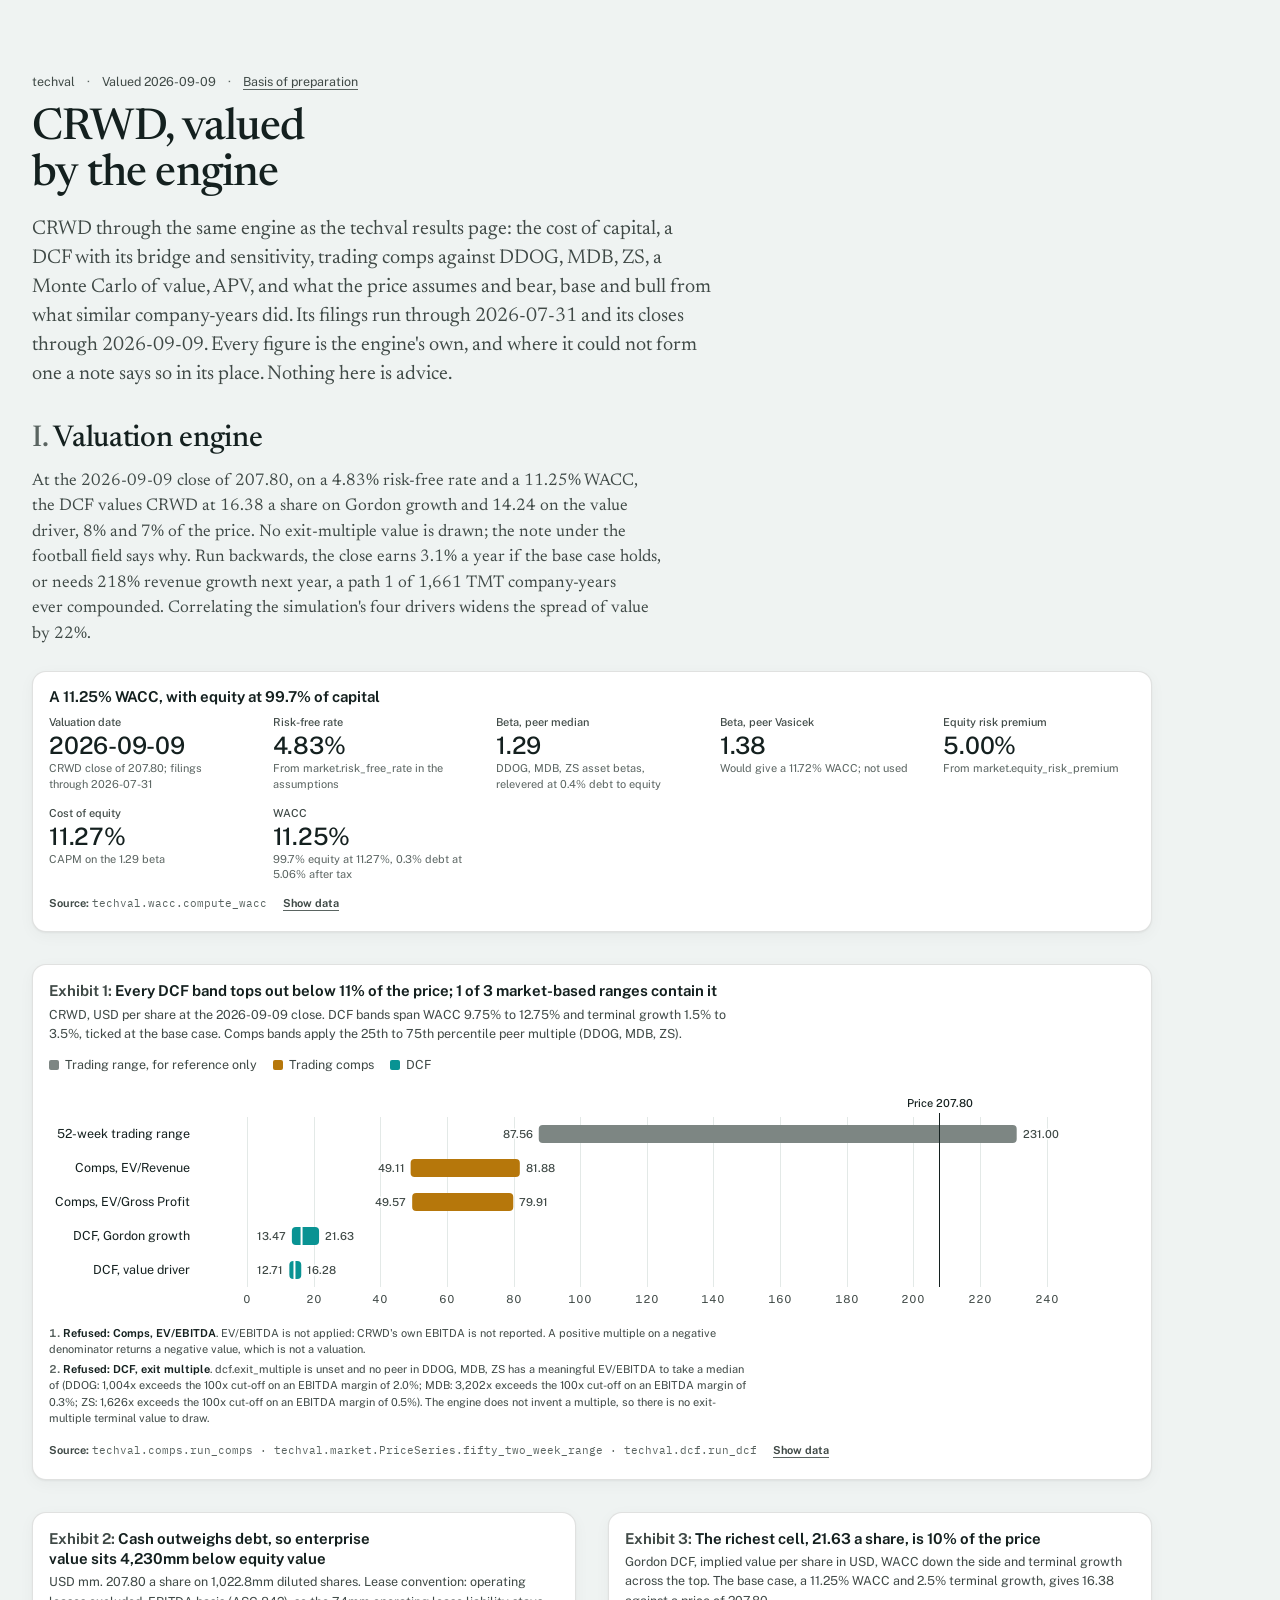
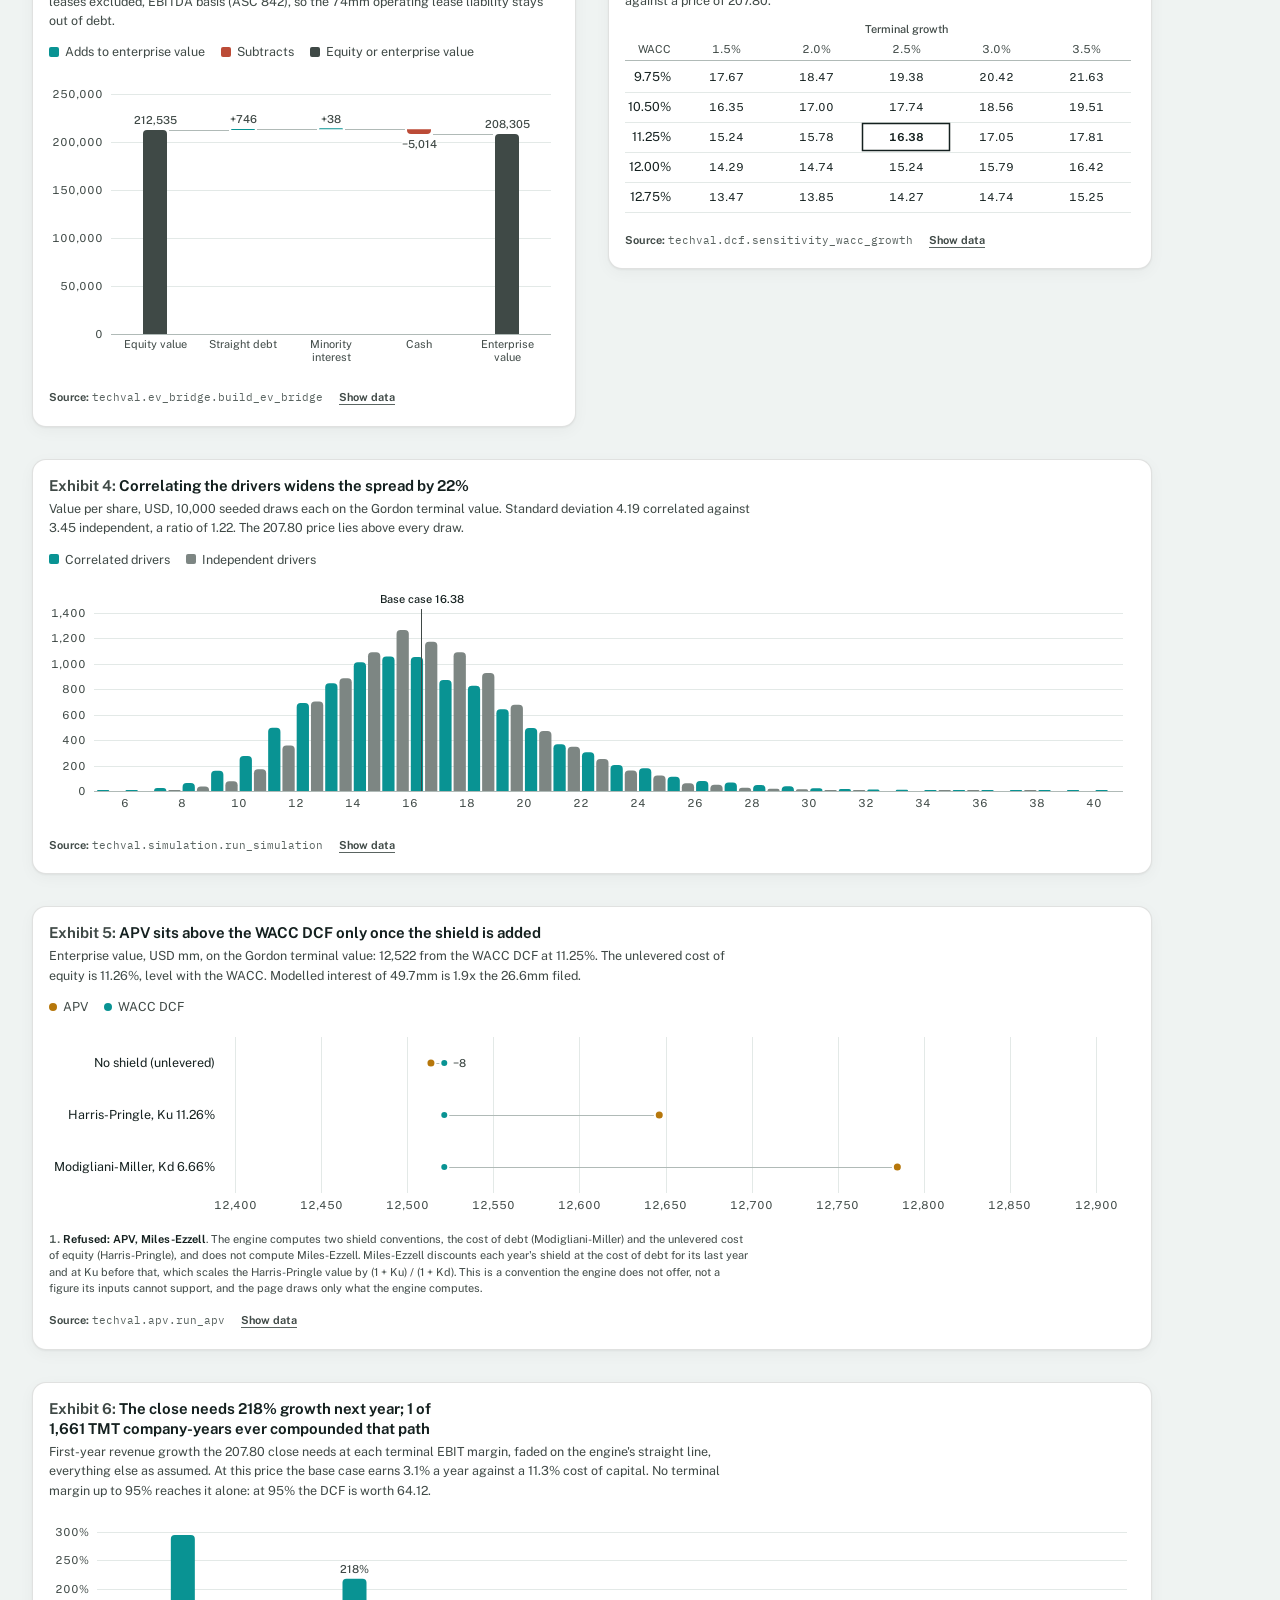
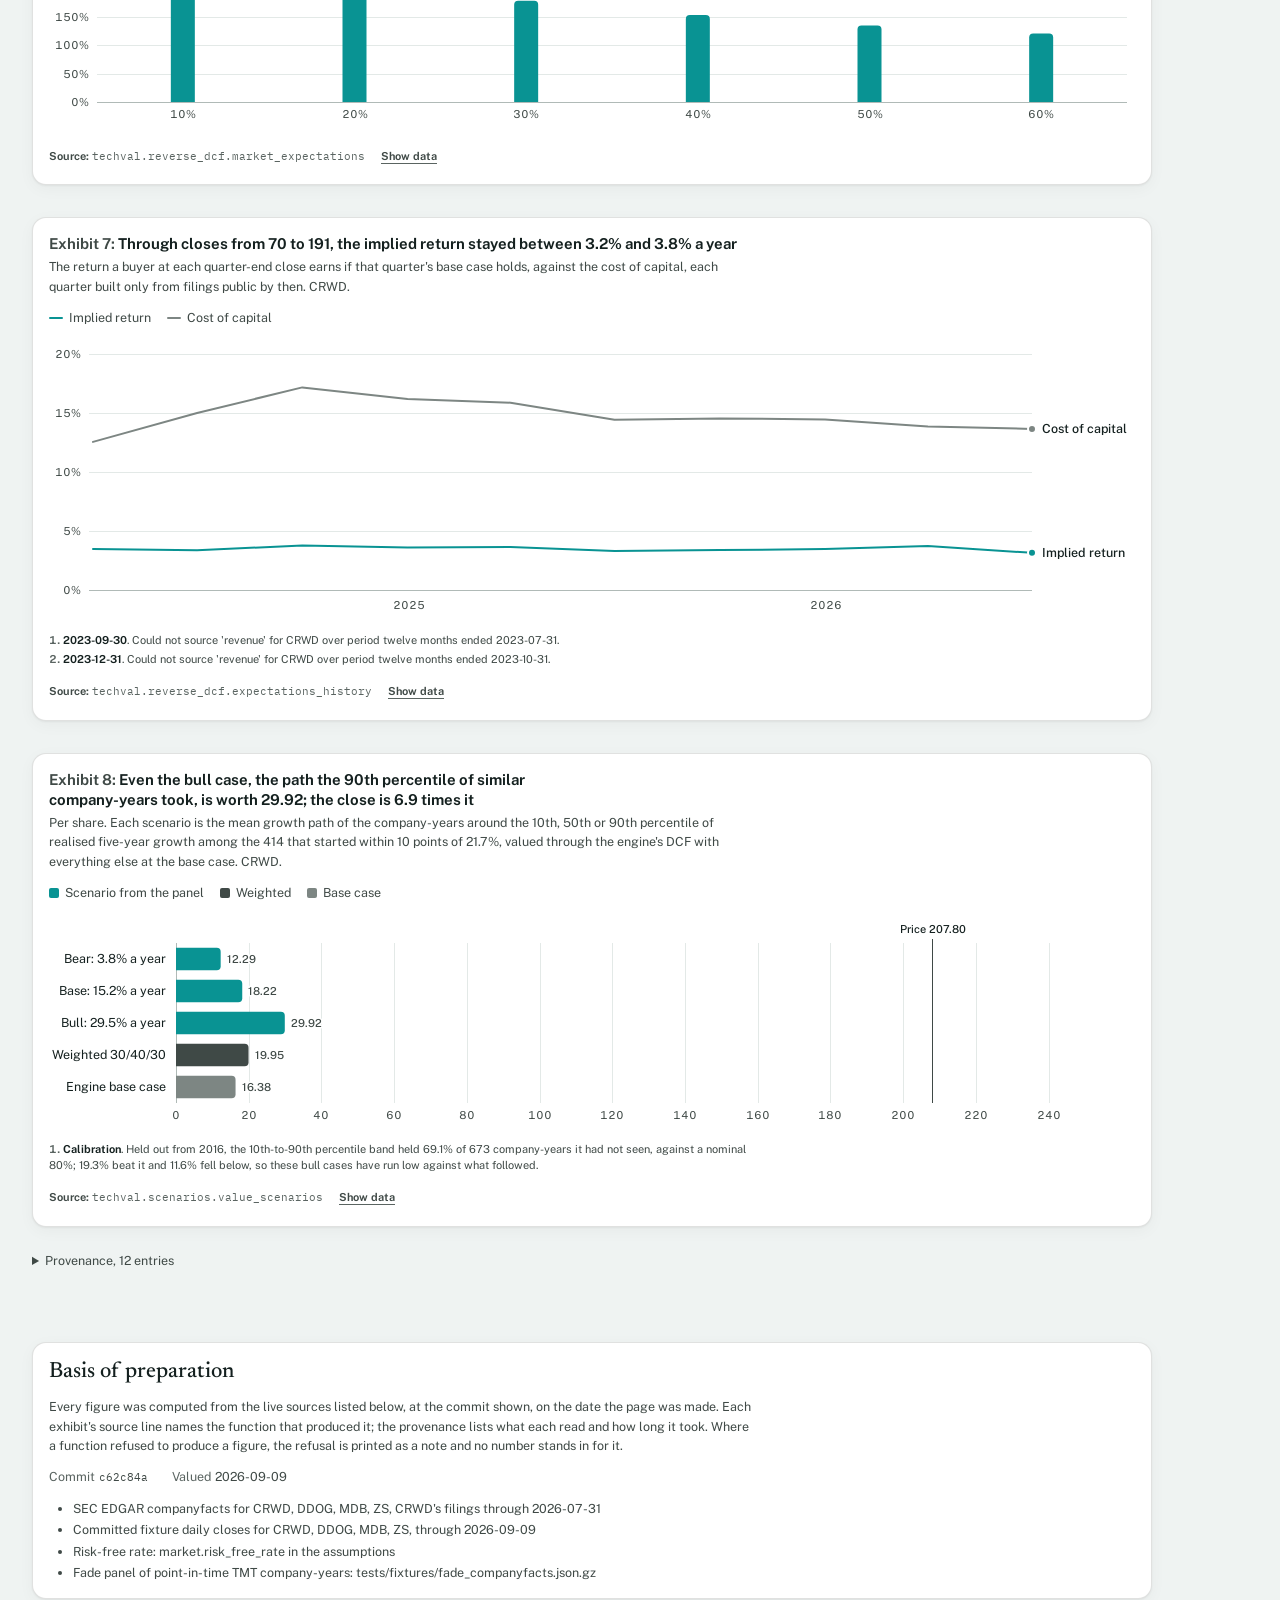
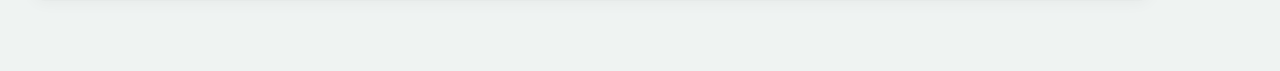
<file: docs/tearsheet/CRWD.html>
<!doctype html>
<html lang="en">
<head>
<meta charset="utf-8">
<meta name="viewport" content="width=device-width, initial-scale=1">
<title>CRWD, valued by the engine</title>
<link rel="preconnect" href="https://fonts.googleapis.com">
<link rel="preconnect" href="https://fonts.gstatic.com" crossorigin>
<link rel="stylesheet" href="https://fonts.googleapis.com/css2?family=IBM+Plex+Mono:wght@400;500&amp;family=Newsreader:ital,wght@0,400;0,500;1,400&amp;family=Public+Sans:wght@400;500;650&amp;display=swap">
<link rel="icon" href="data:image/svg+xml,%3Csvg xmlns='http://www.w3.org/2000/svg' viewBox='0 0 16 16'%3E%3Crect width='16' height='16' rx='4' fill='%230a1216'/%3E%3Cpath d='M3.2 10.8 6.2 7.2l2.3 1.9 4.3-5.3' stroke='%232aa98c' stroke-width='1.7' fill='none' stroke-linecap='round' stroke-linejoin='round'/%3E%3Ccircle cx='12.8' cy='3.8' r='1.1' fill='%237fe8d2'/%3E%3C/svg%3E">
<style>
/*
 * techval dashboard tokens.
 *
 * The complete light palette lives on bare :root. The two dark blocks below
 * redefine tokens and nothing else, so a component never has a colour that
 * exists in only one theme. Components style through these names; none of
 * them reaches for a hex value directly.
 *
 * The page is set as an application surface: exhibits sit on cards one step
 * lighter than the ground, so --surface is the card and chart plane and
 * --page is the ground behind it. The kit's surface-gap rings and halos ring
 * marks with --surface, which is the plane a chart actually sits on. --raised
 * is the lifted plane, for the tooltip.
 *
 * Entity colours follow the thing measured, everywhere on the page: the fitted
 * model is always --c-model (teal), a baseline is always --c-baseline (grey),
 * the one named comparison is --c-alt (ochre). Every categorical and diverging
 * set here passed the dataviz palette validator all-pairs, in both themes,
 * against these grounds. Verdicts are words, so the status hues only colour a
 * small mark beside a word, never carry meaning alone. Signed values may wear
 * --text-good and --text-critical for sign, and sign only.
 */

:root {
  color-scheme: light;

  /*
   * Type. Public Sans for everything read at working size, charts and tables
   * included: institutional, with tabular and proportional figures both. A
   * serif, Newsreader, for the document's own voice: its title, section
   * titles and standfirsts. IBM Plex Mono only for code: entry points, paths.
   */
  --font-sans: "Public Sans", system-ui, -apple-system, "Segoe UI", sans-serif;
  --font-serif: "Newsreader", "Source Serif 4", Georgia, "Times New Roman", serif;
  --font-mono: "IBM Plex Mono", ui-monospace, "SF Mono", Menlo, monospace;

  --fs-micro: 11px;
  --fs-small: 12.5px;
  --fs-body: 14.5px;
  --fs-lead: 17px;
  --fs-h3: 15px;
  --fs-h2: 30px;
  --fs-h1: 44px;
  --fs-figure: 24px;

  --lh-tight: 1.2;
  --lh-body: 1.55;

  --fw-regular: 400;
  --fw-medium: 500;
  --fw-semibold: 650;

  --tracking-caps: 0.06em;

  /* Space, on a 4px step. */
  --space-1: 4px;
  --space-2: 8px;
  --space-3: 12px;
  --space-4: 16px;
  --space-5: 24px;
  --space-6: 32px;
  --space-7: 48px;
  --space-8: 72px;

  /* Radii: cards, chips, and the small controls. */
  --radius-control: 6px;
  --radius-card: 14px;

  --rail-width: 220px;
  --main-max: 1120px;

  /* Planes and ink. A cool neutral biased toward the teal; cards are white. */
  --page: #eff3f2;
  --surface: #ffffff;
  --raised: #ffffff;
  --ink-1: #14201f;
  --ink-2: #3f4946;
  --ink-3: #5a6461;
  --grid: #e3e9e7;
  --axis: #b0bab7;
  --rule: #14201f;
  --border: rgba(17, 24, 22, 0.13);
  --wash: rgba(17, 24, 22, 0.035);
  --wash-strong: rgba(17, 24, 22, 0.07);
  --shadow-tip: 0 6px 18px rgba(17, 24, 22, 0.12);
  --shadow-card: 0 1px 2px rgba(17, 24, 22, 0.05), 0 4px 16px rgba(17, 24, 22, 0.04);

  /* Categorical series slots, in fixed order. */
  --series-1: #099393;
  --series-2: #b6770b;
  --series-3: #8a3362;
  --deemph: #7d8683;

  /* Entities. */
  --c-model: var(--series-1);
  /*
   * A second reading of the same model drawn behind the first. A tint of the
   * teal light enough to read as "behind" falls under 3:1 on this ground, so
   * the second reading takes the baseline grey: emphasis, not a paler model.
   */
  --c-model-muted: var(--deemph);
  --c-alt: var(--series-2);
  --c-third: var(--series-3);
  --c-baseline: var(--deemph);
  --c-total: var(--ink-2);

  /* Diverging: teal pole, clay pole, a neutral midpoint. Seven classes. */
  --div-pos: #099393;
  --div-neg: #bc4b37;
  --div-mid: #e3e9e7;
  --div-neg-3: var(--div-neg);
  --div-neg-2: color-mix(in oklab, var(--div-neg) 66%, var(--div-mid));
  --div-neg-1: color-mix(in oklab, var(--div-neg) 33%, var(--div-mid));
  --div-0: var(--div-mid);
  --div-pos-1: color-mix(in oklab, var(--div-pos) 33%, var(--div-mid));
  --div-pos-2: color-mix(in oklab, var(--div-pos) 66%, var(--div-mid));
  --div-pos-3: var(--div-pos);
  --on-div-3: #14201f;
  --on-div-2: #14201f;
  --on-div-1: #14201f;
  --on-div-0: #14201f;

  /* The teal ramp, mixed in OKLab from the model hue toward white and black. */
  --teal-100: #deeeed;
  --teal-200: #b9dad9;
  --teal-300: #90c4c3;
  --teal-400: #5fadac;
  --teal-500: #099393;
  --teal-600: #046464;
  --teal-700: #024040;

  /* Sequential: seven classes from least to most. In light mode more is darker. */
  --seq-1: var(--teal-100);
  --seq-2: var(--teal-200);
  --seq-3: var(--teal-300);
  --seq-4: var(--teal-400);
  --seq-5: var(--teal-500);
  --seq-6: var(--teal-600);
  --seq-7: var(--teal-700);
  --on-seq-1: #14201f;
  --on-seq-2: #14201f;
  --on-seq-3: #14201f;
  --on-seq-4: #14201f;
  --on-seq-5: #14201f;
  --on-seq-6: #ffffff;
  --on-seq-7: #ffffff;
  --missing: #e5eae8;

  /* Status: a small mark beside a verdict word, never the word's only carrier. */
  --status-good: #157a4a;
  --status-warning: #a86b00;
  --status-critical: #b23a2e;
  --status-neutral: #6f7875;
  --text-good: #10684a;
  --text-critical: #a3462e;

  --focus: #0b6b5c;
}

@media (prefers-color-scheme: dark) {
  :root:not([data-theme="light"]) {
    color-scheme: dark;
    --page: #0a1216;
    --surface: #101b21;
    --raised: #16232a;
    --ink-1: #e9f1f0;
    --ink-2: #aebdc0;
    --ink-3: #87999f;
    --grid: #1c2930;
    --axis: #3e4e56;
    --rule: #e9f1f0;
    --border: rgba(233, 241, 240, 0.12);
    --wash: rgba(233, 241, 240, 0.05);
    --wash-strong: rgba(233, 241, 240, 0.09);
    --shadow-tip: 0 6px 18px rgba(0, 0, 0, 0.55);
    --shadow-card: 0 1px 2px rgba(0, 0, 0, 0.3), 0 8px 24px rgba(0, 0, 0, 0.25);
    --series-1: #19a0a0;
    --series-2: #bd8630;
    --series-3: #a24e7b;
    --deemph: #6f7e80;
    --div-pos: #19a0a0;
    --div-neg: #d06551;
    --div-mid: #263239;
    --on-div-3: #0a1216;
    --on-div-2: #e9f1f0;
    --on-div-1: #e9f1f0;
    --on-div-0: #e9f1f0;
    --seq-1: var(--teal-700);
    --seq-2: var(--teal-600);
    --seq-3: color-mix(in oklab, var(--teal-500) 80%, var(--teal-600));
    --seq-4: var(--teal-500);
    --seq-5: var(--teal-400);
    --seq-6: var(--teal-300);
    --seq-7: var(--teal-200);
    --on-seq-1: #e9f1f0;
    --on-seq-2: #e9f1f0;
    --on-seq-3: #0a1216;
    --on-seq-4: #0a1216;
    --on-seq-5: #0a1216;
    --on-seq-6: #0a1216;
    --on-seq-7: #0a1216;
    --missing: #1a252b;
    --status-good: #4cc08a;
    --status-warning: #d39a3a;
    --status-critical: #d9705a;
    --status-neutral: #87999f;
    --text-good: #5cd6a8;
    --text-critical: #e8927c;
    --focus: #7fe8d2;
  }
}

:root[data-theme="dark"] {
  color-scheme: dark;
  --page: #0a1216;
  --surface: #101b21;
  --raised: #16232a;
  --ink-1: #e9f1f0;
  --ink-2: #aebdc0;
  --ink-3: #87999f;
  --grid: #1c2930;
  --axis: #3e4e56;
  --rule: #e9f1f0;
  --border: rgba(233, 241, 240, 0.12);
  --wash: rgba(233, 241, 240, 0.05);
  --wash-strong: rgba(233, 241, 240, 0.09);
  --shadow-tip: 0 6px 18px rgba(0, 0, 0, 0.55);
  --shadow-card: 0 1px 2px rgba(0, 0, 0, 0.3), 0 8px 24px rgba(0, 0, 0, 0.25);
  --series-1: #19a0a0;
  --series-2: #bd8630;
  --series-3: #a24e7b;
  --deemph: #6f7e80;
  --div-pos: #19a0a0;
  --div-neg: #d06551;
  --div-mid: #263239;
  --on-div-3: #0a1216;
  --on-div-2: #e9f1f0;
  --on-div-1: #e9f1f0;
  --on-div-0: #e9f1f0;
  --seq-1: var(--teal-700);
  --seq-2: var(--teal-600);
  --seq-3: color-mix(in oklab, var(--teal-500) 80%, var(--teal-600));
  --seq-4: var(--teal-500);
  --seq-5: var(--teal-400);
  --seq-6: var(--teal-300);
  --seq-7: var(--teal-200);
  --on-seq-1: #e9f1f0;
  --on-seq-2: #e9f1f0;
  --on-seq-3: #0a1216;
  --on-seq-4: #0a1216;
  --on-seq-5: #0a1216;
  --on-seq-6: #0a1216;
  --on-seq-7: #0a1216;
  --missing: #1a252b;
  --status-good: #4cc08a;
  --status-warning: #d39a3a;
  --status-critical: #d9705a;
  --status-neutral: #87999f;
  --text-good: #5cd6a8;
  --text-critical: #e8927c;
  --focus: #7fe8d2;
}

/*
 * Print. A research note has to survive a printer, whatever theme the screen
 * was in: the ground goes white, the ink goes black, and the hairlines darken
 * enough to hold on paper. Tokens only, like the dark blocks above.
 */
@media print {
  /*
   * The forced-theme selector is named here too: a reader who printed while the
   * page was stamped dark would otherwise print white ink on a black ground.
   */
  :root,
  :root[data-theme="dark"] {
    color-scheme: light;
    --page: #ffffff;
    --surface: #ffffff;
    --raised: #ffffff;
    --ink-1: #000000;
    --ink-2: #2b3330;
    --ink-3: #454e4b;
    --grid: #c7cfcd;
    --axis: #8b9491;
    --rule: #000000;
    --border: rgba(0, 0, 0, 0.32);
    --wash: rgba(0, 0, 0, 0.05);
    --wash-strong: rgba(0, 0, 0, 0.1);
    --shadow-card: none;
    --missing: #eceeed;
    --div-mid: #eceeed;
  }
}
/*
 * techval dashboard layout, set as an application surface.
 *
 * Exhibits sit on cards one step lighter than the ground, and the cards carry
 * the structure that rules used to: each exhibit is its own card, numbered in
 * reading order by a CSS counter, so the numbering can never disagree with
 * the page. The document's voice survives inside the chrome: a serif title,
 * serif standfirsts, verdicts as words. Refusals are notes under the exhibit
 * they belong to, numbered like footnotes. Provenance is a source line. Every
 * colour comes from tokens.css.
 */

*,
*::before,
*::after {
  box-sizing: border-box;
}

[hidden] {
  display: none !important;
}

html {
  -webkit-text-size-adjust: 100%;
  scroll-behavior: auto;
}

body {
  margin: 0;
  background: var(--page);
  color: var(--ink-1);
  font-family: var(--font-sans);
  font-size: var(--fs-body);
  line-height: var(--lh-body);
  font-kerning: normal;
  -webkit-font-smoothing: antialiased;
  -moz-osx-font-smoothing: grayscale;
}

h1,
h2,
h3,
h4,
p {
  margin: 0;
}

h1,
h2,
h3,
h4 {
  text-wrap: balance;
  font-weight: var(--fw-semibold);
  line-height: var(--lh-tight);
}

code,
.tv-mono {
  font-family: var(--font-mono);
  font-size: 0.9em;
}

a {
  color: inherit;
  text-decoration-color: var(--ink-3);
  text-underline-offset: 3px;
}

a:hover {
  text-decoration-color: currentColor;
}

:focus-visible {
  outline: 2px solid var(--focus);
  outline-offset: 2px;
}

.tv-visually-hidden {
  position: absolute;
  width: 1px;
  height: 1px;
  margin: -1px;
  padding: 0;
  overflow: hidden;
  clip: rect(0 0 0 0);
  white-space: nowrap;
  border: 0;
}

.tv-muted {
  color: var(--ink-2);
}

/* Shell: a contents column and the document. Narrow screens stack them. */

.tv-shell {
  display: block;
  counter-reset: exhibit section;
}

.tv-main {
  min-width: 0;
  max-width: var(--main-max);
  margin: 0 auto;
  padding: var(--space-6) var(--space-4) var(--space-8);
}

.tv-rail {
  position: sticky;
  top: 0;
  z-index: 5;
  background: var(--page);
  border-bottom: 1px solid var(--grid);
}

.tv-rail__title {
  display: none;
}

.tv-rail__list {
  display: flex;
  gap: var(--space-4);
  margin: 0;
  /* The vertical padding is the focus ring's room: the scroller clips whatever reaches its padding box. */
  padding: 5px var(--space-4);
  list-style: none;
  overflow-x: auto;
  scrollbar-width: thin;
  counter-reset: contents;
  background-image: linear-gradient(to right, var(--page) 60%, transparent),
    linear-gradient(to left, var(--page) 60%, transparent),
    linear-gradient(to right, var(--border), transparent),
    linear-gradient(to left, var(--border), transparent);
  background-position: left center, right center, left center, right center;
  background-size: 28px 100%, 28px 100%, 18px 100%, 18px 100%;
  background-repeat: no-repeat;
  background-attachment: local, local, scroll, scroll;
}

.tv-rail__list > li {
  counter-increment: contents;
}

.tv-rail__link {
  display: flex;
  align-items: center;
  gap: var(--space-2);
  min-height: 40px;
  padding: var(--space-2) 2px;
  color: var(--ink-2);
  font-size: var(--fs-small);
  font-weight: var(--fw-medium);
  text-decoration: none;
  white-space: nowrap;
}

.tv-rail__link:hover {
  color: var(--ink-1);
}

.tv-rail__link[aria-current="true"] {
  color: var(--ink-1);
  box-shadow: inset 0 -2px 0 var(--focus);
}

/* The contents list names sections; verdicts are read in the sections themselves. */
.tv-rail .tv-chip,
.tv-rail__state {
  display: none;
}

@media (min-width: 1100px) {
  .tv-shell {
    display: grid;
    grid-template-columns: var(--rail-width) minmax(0, 1fr);
    gap: var(--space-7);
    max-width: calc(var(--rail-width) + var(--space-7) + var(--main-max) + 2 * var(--space-6));
    margin: 0 auto;
    padding: 0 var(--space-6);
  }

  /* A page with one section has no contents to list, so the section takes the centre. */
  .tv-shell.tv-shell--single {
    display: block;
  }

  .tv-main {
    margin: 0;
    width: 100%;
    padding: var(--space-8) 0;
  }

  .tv-rail {
    align-self: start;
    height: 100vh;
    overflow-y: auto;
    padding: var(--space-8) 0 var(--space-5);
    border-bottom: 0;
  }

  .tv-rail__title {
    display: block;
    margin: 0 0 var(--space-3);
    color: var(--ink-1);
    font-family: var(--font-serif);
    font-size: var(--fs-lead);
  }

  .tv-rail__list {
    flex-direction: column;
    gap: 0;
    padding: 0;
    overflow: visible;
    background-image: none;
  }

  .tv-rail__link {
    border-radius: var(--radius-control);
    min-height: 0;
    margin: 1px 0;
    padding: 7px var(--space-2);
    font-size: var(--fs-small);
    line-height: 1.35;
    white-space: normal;
  }

  .tv-rail__link:hover {
    background: var(--wash);
  }

  .tv-rail__link[aria-current="true"] {
    background: var(--wash-strong);
    box-shadow: none;
  }
}

/* Header: a dateline, the title and a standfirst. Build metadata closes the page. */

.tv-header {
  display: grid;
  gap: var(--space-4);
  padding-bottom: var(--space-6);
}

.tv-dateline {
  display: flex;
  flex-wrap: wrap;
  gap: 0 var(--space-3);
  color: var(--ink-2);
  font-size: var(--fs-small);
}

.tv-dateline > span + span::before {
  content: "·";
  margin-right: var(--space-3);
  color: var(--ink-3);
}

.tv-title {
  max-width: 20ch;
  font-family: var(--font-serif);
  font-size: var(--fs-h1);
  font-weight: 500;
  line-height: 1.04;
  letter-spacing: -0.018em;
}

.tv-standfirst {
  max-width: 62ch;
  color: var(--ink-2);
  font-family: var(--font-serif);
  font-size: 20px;
  line-height: 1.45;
  text-wrap: pretty;
}

.tv-meta {
  display: flex;
  flex-wrap: wrap;
  gap: var(--space-1) var(--space-5);
  color: var(--ink-2);
  font-size: var(--fs-small);
}

.tv-meta__label {
  color: var(--ink-3);
  margin-right: var(--space-1);
}

.tv-fixtures {
  font-size: var(--fs-small);
  color: var(--ink-2);
}

.tv-fixtures ul {
  margin: var(--space-2) 0 0;
  padding: 0;
  list-style: none;
  display: grid;
  gap: 2px;
}

.tv-fixtures li {
  display: flex;
  flex-wrap: wrap;
  gap: 0 var(--space-3);
  overflow-wrap: anywhere;
}

.tv-sources {
  margin: 0;
  padding-left: var(--space-5);
  display: grid;
  gap: 2px;
  color: var(--ink-2);
  font-size: var(--fs-small);
  overflow-wrap: anywhere;
}

.tv-banner {
  padding: var(--space-2) 0 var(--space-2) var(--space-3);
  border-left: 2px solid var(--rule);
  color: var(--ink-1);
  font-size: var(--fs-small);
}

details > summary {
  cursor: pointer;
  width: fit-content;
  color: var(--ink-2);
  font-size: var(--fs-small);
}

details > summary:hover {
  color: var(--ink-1);
}

/* Sections: a numeral and a serif title, then a standfirst. */

.tv-section {
  display: grid;
  gap: var(--space-5);
  padding: 0;
  margin-top: var(--space-8);
  counter-increment: section;
  scroll-margin-top: 56px;
}

.tv-section:first-of-type {
  margin-top: 0;
}

.tv-section__head {
  display: grid;
  gap: var(--space-3);
  max-width: 70ch;
}

.tv-eyebrow {
  display: none;
}

.tv-section__title {
  font-family: var(--font-serif);
  font-size: var(--fs-h2);
  font-weight: 500;
  letter-spacing: -0.01em;
}

.tv-section__title::before {
  content: counter(section, upper-roman) ". ";
  color: var(--ink-3);
}

.tv-takeaway {
  color: var(--ink-2);
  font-family: var(--font-serif);
  font-size: var(--fs-lead);
  line-height: 1.5;
  text-wrap: pretty;
}

.tv-section__body {
  display: grid;
  gap: var(--space-6);
  min-width: 0;
}

@media (min-width: 1100px) {
  .tv-section {
    scroll-margin-top: var(--space-5);
  }
}

/* Headline strip: the verdict word, the model's first sentence, three figures. */

.tv-headline {
  display: grid;
  gap: var(--space-3);
}

.tv-headline__verdict {
  display: flex;
  flex-wrap: wrap;
  align-items: baseline;
  gap: var(--space-1) var(--space-3);
  max-width: 96ch;
}

/* The verdict's first sentence, with the rest of the model's own text behind a disclosure. */
.tv-headline__text {
  display: grid;
  flex: 1 1 32ch;
  gap: var(--space-1);
  color: var(--ink-2);
  font-size: var(--fs-body);
}

.tv-headline__more > p {
  margin-top: var(--space-1);
}

.tv-headline .tv-tiles {
  grid-template-columns: repeat(auto-fit, minmax(min(100%, 190px), 1fr));
  gap: var(--space-3);
}

.tv-headline .tv-tile {
  padding: var(--space-3) var(--space-4);
  background: var(--surface);
  border: 1px solid var(--border);
  border-radius: var(--radius-card);
  box-shadow: var(--shadow-card);
}

/* Exhibits. Each one a card: a numbered title inside, a source line below. */

.tv-grid {
  display: grid;
  grid-template-columns: repeat(auto-fit, minmax(min(100%, 460px), 1fr));
  gap: var(--space-6) var(--space-6);
  align-items: start;
}

.tv-figure {
  display: grid;
  gap: var(--space-3);
  min-width: 0;
  margin: 0;
  padding: var(--space-4);
  background: var(--surface);
  border: 1px solid var(--border);
  border-radius: var(--radius-card);
  box-shadow: var(--shadow-card);
  counter-increment: exhibit;
}

.tv-figure--wide {
  grid-column: 1 / -1;
}

.tv-figure__head {
  display: grid;
  gap: 3px;
}

.tv-figure__title {
  max-width: 72ch;
  font-size: var(--fs-h3);
  font-weight: var(--fw-semibold);
  line-height: 1.35;
}

.tv-figure > .tv-figure__head > .tv-figure__title::before {
  content: "Exhibit " counter(exhibit) ": ";
  color: var(--ink-2);
}

.tv-figure__subtitle {
  max-width: 88ch;
  color: var(--ink-2);
  font-size: var(--fs-small);
}

.tv-figure__legend:empty,
.tv-figure__notes:empty {
  display: none;
}

.tv-figure__body {
  min-width: 0;
}

/* A second figure inside an exhibit, under its own heading. */
.tv-figure__part {
  display: grid;
  gap: var(--space-3);
  margin-top: var(--space-5);
}

.tv-figure__notes {
  display: grid;
  gap: 3px;
  counter-reset: note;
}

.tv-figure__foot {
  display: flex;
  flex-wrap: wrap;
  align-items: baseline;
  gap: 2px var(--space-4);
  color: var(--ink-3);
  font-size: var(--fs-micro);
}

.tv-figure__source {
  order: 0;
  min-width: 0;
  color: var(--ink-3);
  font-family: var(--font-mono);
  font-size: var(--fs-micro);
  overflow-wrap: anywhere;
}

.tv-figure__source:not(:empty)::before {
  content: "Source: ";
  color: var(--ink-2);
  font-family: var(--font-sans);
  font-weight: var(--fw-semibold);
}

.tv-figure__foot .tv-btn {
  order: 1;
}

.tv-btn {
  appearance: none;
  min-height: 24px;
  padding: 0;
  border: 0;
  background: none;
  color: var(--ink-2);
  font: inherit;
  font-size: var(--fs-micro);
  font-weight: var(--fw-semibold);
  text-decoration: underline;
  text-decoration-color: var(--ink-3);
  text-underline-offset: 3px;
  cursor: pointer;
}

.tv-btn:hover {
  color: var(--ink-1);
  text-decoration-color: currentColor;
}

/* The closing basis of preparation: what the page was built from. */

.tv-basis {
  display: grid;
  gap: var(--space-3);
  margin-top: var(--space-8);
  padding: var(--space-4);
  background: var(--surface);
  border: 1px solid var(--border);
  border-radius: var(--radius-card);
  box-shadow: var(--shadow-card);
  color: var(--ink-2);
  font-size: var(--fs-small);
}

.tv-basis > * {
  max-width: 88ch;
}

.tv-basis__title {
  color: var(--ink-1);
  font-family: var(--font-serif);
  font-size: 22px;
  font-weight: 500;
}

/* Charts. */

.tv-chart {
  position: relative;
  min-width: 0;
  width: 100%;
}

/* A grid with more columns than fit keeps its 24px cells and scrolls on its own. */
.tv-chart--heat {
  overflow-x: auto;
}

.tv-svg {
  display: block;
  overflow: visible;
  font-family: var(--font-sans);
}

.tv-svg text {
  fill: var(--ink-2);
  font-size: var(--fs-micro);
}

.tv-svg .tv-tick {
  font-variant-numeric: tabular-nums;
}

.tv-svg .tv-label {
  fill: var(--ink-1);
  font-size: var(--fs-small);
}

/* Value labels sit above reference rules; a surface halo keeps a rule from striking through them. */
.tv-svg .tv-value {
  fill: var(--ink-2);
  font-size: var(--fs-micro);
  font-weight: var(--fw-medium);
  paint-order: stroke;
  stroke: var(--surface);
  stroke-width: 3px;
  stroke-linejoin: round;
}

.tv-values {
  pointer-events: none;
}

.tv-svg .tv-endlabel {
  fill: var(--ink-1);
  font-size: var(--fs-small);
  font-weight: var(--fw-medium);
}

.tv-svg .tv-ref-label {
  fill: var(--ink-1);
  font-size: var(--fs-micro);
  font-weight: var(--fw-medium);
  paint-order: stroke;
  stroke: var(--surface);
  stroke-width: 3px;
  stroke-linejoin: round;
}

.tv-svg .tv-group-label {
  fill: var(--ink-2);
  font-size: var(--fs-micro);
  font-weight: var(--fw-medium);
}

.tv-svg .tv-cell-label {
  font-size: var(--fs-micro);
  font-variant-numeric: tabular-nums;
  pointer-events: none;
}

.tv-svg .tv-cell-label--base {
  font-weight: var(--fw-semibold);
}

.tv-svg .tv-heat-base {
  fill: none;
  stroke: var(--ink-1);
  stroke-width: 1.5;
  pointer-events: none;
}

.tv-gridline {
  stroke: var(--grid);
  stroke-width: 1;
  shape-rendering: crispEdges;
}

.tv-axisline {
  stroke: var(--axis);
  stroke-width: 1;
  shape-rendering: crispEdges;
}

.tv-ref {
  stroke: var(--ink-2);
  stroke-width: 1;
  shape-rendering: crispEdges;
}

.tv-ref--strong {
  stroke: var(--ink-1);
}

.tv-connector {
  stroke: var(--axis);
  stroke-width: 1;
  shape-rendering: crispEdges;
}

.tv-crosshair {
  stroke: var(--ink-3);
  stroke-width: 1;
  shape-rendering: crispEdges;
  pointer-events: none;
}

.tv-line {
  fill: none;
  stroke-width: 2;
  stroke-linejoin: round;
  stroke-linecap: round;
}

.tv-band {
  fill-opacity: 0.1;
  stroke: none;
}

.tv-shade {
  fill: var(--wash-strong);
  stroke: none;
}

.tv-whisker {
  fill: none;
  stroke-width: 2;
  stroke-linecap: round;
}

.tv-dot {
  stroke: var(--surface);
  stroke-width: 2;
}

.tv-hairline {
  stroke: var(--axis);
  stroke-width: 1;
}

.tv-hit {
  fill: transparent;
  stroke: none;
}

.tv-markg {
  cursor: default;
  outline: none;
}

.tv-markg.is-hot .tv-hit {
  fill: var(--wash);
}

.tv-markg.is-hot .tv-mark {
  filter: brightness(1.1) saturate(1.05);
}

.tv-markg:focus-visible .tv-hit {
  stroke: var(--focus);
  stroke-width: 1.5;
}

.tv-plot {
  outline: none;
}

.tv-plot:focus-visible .tv-hit {
  stroke: var(--focus);
  stroke-width: 1.5;
}

@media (prefers-reduced-motion: no-preference) {
  .tv-mark,
  .tv-hit {
    transition: filter 120ms ease-out, fill 120ms ease-out;
  }

  /* App-chrome motion: a card lifts a step on hover, and verdict tiles rise once on load. */
  .tv-figure,
  .tv-tileset {
    transition: box-shadow 120ms ease-out, transform 120ms ease-out;
  }

  .tv-figure:hover,
  .tv-tileset:hover {
    transform: translateY(-1px);
    box-shadow: var(--shadow-tip);
  }

  @keyframes tv-rise {
    from {
      opacity: 0;
      transform: translateY(5px);
    }
    to {
      opacity: 1;
      transform: none;
    }
  }

  .tv-headline .tv-tile {
    animation: tv-rise 240ms ease-out backwards;
  }

  .tv-headline .tv-tile:nth-child(2) {
    animation-delay: 50ms;
  }

  .tv-headline .tv-tile:nth-child(3) {
    animation-delay: 100ms;
  }
}

.tv-empty {
  padding: var(--space-5) 0;
  color: var(--ink-2);
  font-size: var(--fs-small);
}

/* Legends, including the heat scale. */

.tv-legend {
  display: flex;
  flex-wrap: wrap;
  gap: var(--space-1) var(--space-4);
  margin: 0;
  padding: 0;
  list-style: none;
  color: var(--ink-2);
  font-size: var(--fs-small);
}

.tv-legend__item {
  display: inline-flex;
  align-items: center;
  gap: 6px;
}

.tv-key {
  display: inline-block;
  flex: none;
  background: var(--key, var(--ink-3));
}

.tv-key--rect {
  width: 10px;
  height: 10px;
  border-radius: 2px;
}

.tv-key--line {
  width: 14px;
  height: 2px;
  border-radius: 1px;
}

.tv-key--dot {
  width: 8px;
  height: 8px;
  border-radius: 50%;
}

/* A hollow marker, for rows drawn hollow. */
.tv-key--ring {
  width: 8px;
  height: 8px;
  border-radius: 50%;
  background: transparent;
  box-shadow: inset 0 0 0 1.5px var(--key, var(--ink-3));
}

.tv-scale {
  display: flex;
  flex-wrap: wrap;
  align-items: flex-start;
  gap: var(--space-2) var(--space-5);
  margin-top: var(--space-3);
  color: var(--ink-2);
  font-size: var(--fs-micro);
}

.tv-scale__ramp {
  display: grid;
  justify-items: start;
  gap: 4px;
}

/* The ticks take the swatches' width, so 0 sits at the middle of the ramp and the bounds at its ends. */
.tv-scale__bar {
  display: grid;
  gap: 4px;
}

.tv-scale__title {
  color: var(--ink-2);
  font-size: var(--fs-micro);
}

.tv-scale__swatches {
  display: flex;
  gap: 2px;
}

.tv-scale__swatch {
  width: 28px;
  height: 10px;
}

.tv-scale__swatch:first-child {
  border-radius: 2px 0 0 2px;
}

.tv-scale__swatch:last-child {
  border-radius: 0 2px 2px 0;
}

.tv-scale__ticks {
  position: relative;
  height: 1.5em;
  font-variant-numeric: tabular-nums;
}

.tv-scale__ticks > span {
  position: absolute;
  top: 0;
  white-space: nowrap;
}

.tv-scale__ticks > span:first-child {
  left: 0;
}

.tv-scale__ticks > span:last-child {
  right: 0;
}

.tv-scale__ticks > span:not(:first-child):not(:last-child) {
  left: 50%;
  transform: translateX(-50%);
}

.tv-scale__missing {
  display: inline-flex;
  align-items: center;
  gap: 6px;
  align-self: flex-end;
}

/* Tooltip: the one lifted surface on the page. */

.tv-tooltip {
  position: fixed;
  z-index: 50;
  top: 0;
  left: 0;
  min-width: 140px;
  max-width: 300px;
  padding: var(--space-2) var(--space-3);
  border-radius: var(--radius-control);
  background: var(--raised);
  box-shadow: 0 0 0 1px var(--border), var(--shadow-tip);
  color: var(--ink-1);
  font-size: var(--fs-small);
  pointer-events: none;
}

.tv-tooltip__title {
  margin-bottom: 4px;
  color: var(--ink-2);
  font-size: var(--fs-micro);
  font-weight: var(--fw-medium);
}

.tv-tooltip__rows {
  display: grid;
  grid-template-columns: auto 1fr auto;
  align-items: center;
  gap: 3px var(--space-2);
}

.tv-tooltip__label {
  color: var(--ink-2);
}

.tv-tooltip__value {
  justify-self: end;
  color: var(--ink-1);
  font-weight: var(--fw-semibold);
  font-variant-numeric: tabular-nums;
}

.tv-tooltip__nokey {
  width: 14px;
}

/* Tables, set the way financial tables are: rules, not boxes; headers in sentence case. */

/*
 * A table wider than its box scrolls inside it. Four layers say so: two covers
 * painted on the content, which scroll away as the reader moves, and two
 * shadows painted on the box, which they uncover. A shadow therefore shows on
 * a side only while there are columns out of view on that side.
 */
.tv-table-wrap {
  overflow-x: auto;
  max-width: 100%;
  background-image: linear-gradient(to right, var(--surface) 60%, transparent),
    linear-gradient(to left, var(--surface) 60%, transparent),
    linear-gradient(to right, var(--border), transparent),
    linear-gradient(to left, var(--border), transparent);
  background-position: left center, right center, left center, right center;
  background-size: 28px 100%, 28px 100%, 18px 100%, 18px 100%;
  background-repeat: no-repeat;
  background-attachment: local, local, scroll, scroll;
}

.tv-table {
  width: 100%;
  border-collapse: collapse;
  font-size: var(--fs-small);
  font-variant-numeric: lining-nums;
}

.tv-table th,
.tv-table td {
  padding: 5px var(--space-4) 5px 0;
  border-bottom: 1px solid var(--grid);
  text-align: left;
  vertical-align: top;
}

.tv-table thead th {
  color: var(--ink-3);
  font-size: var(--fs-micro);
  font-weight: var(--fw-medium);
  text-transform: uppercase;
  letter-spacing: var(--tracking-caps);
  vertical-align: bottom;
  white-space: nowrap;
  border-bottom: 1px solid var(--axis);
}

.tv-table tbody tr:last-child > :is(th, td) {
  border-bottom-color: var(--axis);
}

.tv-table tbody th {
  font-weight: var(--fw-medium);
}

.tv-table tbody tr:hover > :is(th, td) {
  background: var(--wash);
}

.tv-table .tv-pos {
  color: var(--text-good);
}

.tv-table .tv-neg {
  color: var(--text-critical);
}

.tv-table .tv-num {
  text-align: right;
  font-variant-numeric: tabular-nums lining-nums;
  white-space: nowrap;
}

.tv-table td.tv-mono,
.tv-table th.tv-mono {
  font-size: var(--fs-micro);
  overflow-wrap: anywhere;
}

.tv-table .tv-nowrap {
  white-space: nowrap;
}

.tv-table :is(th, td):last-child {
  padding-right: 0;
}

/*
 * Verdicts are words, set the way a research note sets a rating. A small square
 * in the status hue sits beside the word; the word alone carries the meaning.
 */

.tv-chip {
  display: inline-flex;
  align-items: center;
  gap: 7px;
  flex: none;
  padding: 0;
  color: var(--ink-1);
  font-size: var(--fs-micro);
  font-weight: var(--fw-semibold);
  letter-spacing: var(--tracking-caps);
  line-height: 1.3;
  text-transform: uppercase;
  white-space: nowrap;
}

.tv-chip::before {
  content: "";
  flex: none;
  width: 7px;
  height: 7px;
  background: var(--chip-hue);
}

.tv-chip--good {
  --chip-hue: var(--status-good);
}

.tv-chip--warning {
  --chip-hue: var(--status-warning);
}

.tv-chip--critical {
  --chip-hue: var(--status-critical);
}

.tv-chip--neutral {
  --chip-hue: var(--status-neutral);
}

.tv-chip--compact {
  color: var(--ink-2);
}

/* Inside a table a verdict is one cell among many, so it drops the capitals. */
.tv-table .tv-chip {
  color: var(--ink-2);
  font-size: var(--fs-small);
  font-weight: var(--fw-regular);
  letter-spacing: 0;
  text-transform: none;
}

/* Figures set as key data: a small label above a plain number, no rules, no boxes. */

.tv-tiles {
  display: grid;
  grid-template-columns: repeat(auto-fill, minmax(min(100%, 180px), 1fr));
  gap: var(--space-3) var(--space-6);
}

.tv-tileset {
  display: grid;
  gap: var(--space-2);
  min-width: 0;
  padding: var(--space-4);
  background: var(--surface);
  border: 1px solid var(--border);
  border-radius: var(--radius-card);
  box-shadow: var(--shadow-card);
}

.tv-tileset__body {
  display: grid;
  gap: var(--space-2);
}

.tv-tileset__title {
  color: var(--ink-1);
  font-size: var(--fs-h3);
  font-weight: var(--fw-semibold);
}

.tv-tile {
  display: grid;
  align-content: start;
  gap: 1px;
  min-width: 0;
  color: inherit;
  text-decoration: none;
}

a.tv-tile:hover .tv-tile__label {
  color: var(--ink-1);
  text-decoration: underline;
  text-underline-offset: 3px;
}

.tv-tile__label {
  color: var(--ink-2);
  font-size: var(--fs-micro);
  font-weight: var(--fw-medium);
}

.tv-tile__value {
  color: var(--ink-1);
  font-size: var(--fs-figure);
  font-weight: 500;
  line-height: 1.15;
  letter-spacing: -0.01em;
  overflow-wrap: anywhere;
}

.tv-tile__sub {
  color: var(--ink-3);
  font-size: var(--fs-micro);
  line-height: 1.45;
}

.tv-tile .tv-chip {
  justify-self: start;
  margin-top: var(--space-1);
}

.tv-delta {
  display: inline-flex;
  align-items: center;
  gap: 4px;
  font-size: var(--fs-micro);
  font-weight: var(--fw-medium);
  color: var(--ink-2);
}

.tv-delta__icon {
  width: 9px;
  height: 9px;
  fill: currentColor;
}

.tv-delta--good {
  color: var(--text-good);
}

.tv-delta--bad {
  color: var(--text-critical);
}

.tv-delta__label {
  color: var(--ink-2);
  font-weight: var(--fw-regular);
}

/* Notes and refusals, numbered like footnotes under what they qualify. */

.tv-note {
  display: block;
  max-width: 100ch;
  color: var(--ink-2);
  font-size: var(--fs-micro);
  line-height: 1.5;
  counter-increment: note;
}

.tv-note::before {
  content: counter(note) ". ";
  color: var(--ink-3);
  font-weight: var(--fw-semibold);
  font-variant-numeric: tabular-nums;
}

.tv-note > p {
  display: inline;
}

.tv-note strong {
  color: var(--ink-1);
  font-weight: var(--fw-semibold);
}

.tv-section__notes {
  display: grid;
  gap: 3px;
  padding-top: var(--space-3);
  border-top: 1px solid var(--grid);
  counter-reset: note;
}

.tv-section__notes::before {
  content: "Notes";
  margin-bottom: var(--space-1);
  color: var(--ink-1);
  font-size: var(--fs-small);
  font-weight: var(--fw-semibold);
}

.tv-refusal {
  display: grid;
  gap: var(--space-3);
  max-width: 88ch;
  padding: var(--space-3) 0;
  border-top: 1px solid var(--grid);
  border-bottom: 1px solid var(--grid);
}

.tv-refusal__head {
  display: flex;
  flex-wrap: wrap;
  align-items: baseline;
  gap: var(--space-1) var(--space-3);
  color: var(--ink-2);
}

.tv-refusal__list {
  display: grid;
  gap: var(--space-2);
  margin: 0;
  padding: 0;
  list-style: none;
}

.tv-refusal__what {
  font-weight: var(--fw-semibold);
}

.tv-refusal__why {
  color: var(--ink-2);
}

.tv-placeholder {
  display: grid;
  gap: 2px;
  max-width: 88ch;
  padding: var(--space-3) 0;
  border-top: 1px solid var(--grid);
  color: var(--ink-2);
}

.tv-placeholder__title {
  color: var(--ink-1);
  font-weight: var(--fw-semibold);
}

/* Provenance. */

.tv-provenance {
  display: grid;
  gap: var(--space-2);
}

.tv-provenance[open] > summary {
  margin-bottom: var(--space-2);
}

/*
 * Print. The contents list and every control are screen furniture, so they go.
 * What is left is the note: a section to a page, no exhibit split across a
 * break, and charts scaled to whatever paper the reader has.
 */
@media print {
  .tv-shell {
    display: block;
    max-width: none;
    padding: 0;
  }

  .tv-main {
    width: auto;
    max-width: none;
    margin: 0;
    padding: 0;
  }

  .tv-rail,
  .tv-btn {
    display: none;
  }

  .tv-section {
    break-before: page;
    margin-top: 0;
  }

  .tv-section:first-of-type {
    break-before: auto;
  }

  .tv-figure,
  .tv-tileset,
  .tv-headline,
  .tv-refusal,
  .tv-note,
  .tv-basis {
    break-inside: avoid;
  }

  .tv-section__head,
  .tv-figure__head {
    break-after: avoid;
  }

  /* On paper a scroller cannot scroll, so the table prints whole and drops its cue. */
  .tv-table-wrap {
    overflow: visible;
    background-image: none;
  }

  .tv-svg {
    max-width: 100%;
    height: auto;
  }

  /* A link to a section of the same page is a page number on paper, not a link. */
  a[href^="#"] {
    text-decoration: none;
  }
}
</style>
</head>
<body>
<noscript>This page draws its figures with JavaScript. The results it shows are in the snapshot JSON it was rendered from.</noscript>
<script type="application/json" id="tv-snapshot">{"collected_at":"2026-09-09","fixtures":{},"page":{"sources":["SEC EDGAR companyfacts for CRWD, DDOG, MDB, ZS, CRWD's filings through 2026-07-31","Committed fixture daily closes for CRWD, DDOG, MDB, ZS, through 2026-09-09","Risk-free rate: market.risk_free_rate in the assumptions","Fade panel of point-in-time TMT company-years: tests/fixtures/fade_companyfacts.json.gz"],"standfirst":"CRWD through the same engine as the techval results page: the cost of capital, a DCF with its bridge and sensitivity, trading comps against DDOG, MDB, ZS, a Monte Carlo of value, APV, and what the price assumes and bear, base and bull from what similar company-years did. Its filings run through 2026-07-31 and its closes through 2026-09-09. Every figure is the engine's own, and where it could not form one a note says so in its place. Nothing here is advice."},"schema":1,"sections":{"engine":{"figures":{"apv":{"data":{"domain":[12400.0,12900.0],"format":"num:0","gapFormat":"signed:0","gapLabel":"APV minus WACC DCF","height":190,"labelHeader":"Shield convention","rows":[{"label":"No shield (unlevered)","values":{"apv":12513.789692,"wacc":12521.531422}},{"label":"Harris-Pringle, Ku 11.26%","values":{"apv":12646.370721,"wacc":12521.531422}},{"label":"Modigliani-Miller, Kd 6.66%","values":{"apv":12784.634095,"wacc":12521.531422}}],"series":[{"key":"apv","name":"APV","role":"alt"},{"key":"wacc","name":"WACC DCF","role":"model"}]},"kind":"dot","refused":["APV, Miles-Ezzell"],"subtitle":"Enterprise value, USD mm, on the Gordon terminal value: 12,522 from the WACC DCF at 11.25%. The unlevered cost of equity is 11.26%, level with the WACC. Modelled interest of 49.7mm is 1.9x the 26.6mm filed.","title":"APV sits above the WACC DCF only once the shield is added","wide":true},"bridge":{"data":{"downLabel":"Subtracts","format":"num:0","start":{"label":"Equity value","value":212534.88127},"steps":[{"label":"Straight debt","value":746.216},{"label":"Minority interest","value":37.801},{"label":"Cash","value":-5013.847}],"total":{"label":"Enterprise value","value":208305.05127},"totalLegend":"Equity or enterprise value","upLabel":"Adds to enterprise value","valueLabel":"USD mm"},"kind":"waterfall","subtitle":"USD mm. 207.80 a share on 1,022.8mm diluted shares. Lease convention: operating leases excluded, EBITDA basis (ASC 842), so the 74mm operating lease liability stays out of debt.","title":"Cash outweighs debt, so enterprise value sits 4,230mm below equity value"},"cost_of_capital":{"data":{"tiles":[{"label":"Valuation date","sub":"CRWD close of 207.80; filings through 2026-07-31","value":"2026-09-09"},{"format":"pct:2","label":"Risk-free rate","sub":"From market.risk_free_rate in the assumptions","value":0.0483},{"format":"num:2","label":"Beta, peer median","sub":"DDOG, MDB, ZS asset betas, relevered at 0.4% debt to equity","value":1.28889},{"format":"num:2","label":"Beta, peer Vasicek","sub":"Would give a 11.72% WACC; not used","value":1.382199},{"format":"pct:2","label":"Equity risk premium","sub":"From market.equity_risk_premium","value":0.05},{"format":"pct:2","label":"Cost of equity","sub":"CAPM on the 1.29 beta","value":0.112744},{"format":"pct:2","label":"WACC","sub":"99.7% equity at 11.27%, 0.3% debt at 5.06% after tax","value":0.112527}]},"kind":"tiles","subtitle":"","title":"A 11.25% WACC, with equity at 99.7% of capital"},"expectations":{"data":{"format":"pct:0","height":220,"labelHeader":"Terminal EBIT margin","rows":[{"label":"10%","labelled":false,"role":"model","value":2.948067},{"label":"20%","labelled":true,"role":"model","value":2.176883},{"label":"30%","labelled":false,"role":"model","value":1.786784},{"label":"40%","labelled":false,"role":"model","value":1.534524},{"label":"50%","labelled":false,"role":"model","value":1.351897},{"label":"60%","labelled":false,"role":"model","value":1.210687}],"valueLabel":"First-year growth needed"},"kind":"column","subtitle":"First-year revenue growth the 207.80 close needs at each terminal EBIT margin, faded on the engine's straight line, everything else as assumed. At this price the base case earns 3.1% a year against a 11.3% cost of capital. No terminal margin up to 95% reaches it alone: at 95% the DCF is worth 64.12.","title":"The close needs 218% growth next year; 1 of 1,661 TMT company-years ever compounded that path","wide":true},"expectations_history":{"data":{"format":"pct:1","series":[{"name":"Implied return","role":"model","values":[{"label":"close 80.15","x":"2024-03-31","y":0.034758},{"label":"close 95.80","x":"2024-06-30","y":0.033684},{"label":"close 70.12","x":"2024-09-30","y":0.037709},{"label":"close 85.54","x":"2024-12-31","y":0.035948},{"label":"close 88.14","x":"2025-03-31","y":0.036422},{"label":"close 127.33","x":"2025-06-30","y":0.033171},{"label":"close 122.59","x":"2025-09-30","y":0.033849},{"label":"close 117.19","x":"2025-12-31","y":0.034655},{"label":"close 97.60","x":"2026-03-31","y":0.037243},{"label":"close 190.78","x":"2026-06-30","y":0.031506}]},{"name":"Cost of capital","role":"baseline","values":[{"label":"close 80.15","x":"2024-03-31","y":0.125488},{"label":"close 95.80","x":"2024-06-30","y":0.149996},{"label":"close 70.12","x":"2024-09-30","y":0.171736},{"label":"close 85.54","x":"2024-12-31","y":0.161796},{"label":"close 88.14","x":"2025-03-31","y":0.158771},{"label":"close 127.33","x":"2025-06-30","y":0.144196},{"label":"close 122.59","x":"2025-09-30","y":0.145388},{"label":"close 117.19","x":"2025-12-31","y":0.14446},{"label":"close 97.60","x":"2026-03-31","y":0.138638},{"label":"close 190.78","x":"2026-06-30","y":0.136484}]}],"x":{"label":"Quarter-end","type":"date"}},"kind":"line","notes":[{"what":"2023-09-30","why":"Could not source 'revenue' for CRWD over period twelve months ended 2023-07-31."},{"what":"2023-12-31","why":"Could not source 'revenue' for CRWD over period twelve months ended 2023-10-31."}],"subtitle":"The return a buyer at each quarter-end close earns if that quarter's base case holds, against the cost of capital, each quarter built only from filings public by then. CRWD.","title":"Through closes from 70 to 191, the implied return stayed between 3.2% and 3.8% a year","wide":true},"football":{"data":{"format":"num:2","labelHeader":"Method","reference":[{"label":"Price 207.80","value":207.8}],"roleLabels":{"alt":"Trading comps","baseline":"Trading range, for reference only","model":"DCF"},"rows":[{"hi":231.0,"label":"52-week trading range","lo":87.5625,"mid":null,"role":"baseline"},{"hi":81.879175,"label":"Comps, EV/Revenue","lo":49.110168,"mid":null,"role":"alt"},{"hi":79.911169,"label":"Comps, EV/Gross Profit","lo":49.574911,"mid":null,"role":"alt"},{"hi":21.626789,"label":"DCF, Gordon growth","lo":13.467004,"mid":16.378172,"role":"model"},{"hi":16.280347,"label":"DCF, value driver","lo":12.708738,"mid":14.243683,"role":"model"}]},"kind":"range","refused":["Comps, EV/EBITDA","DCF, exit multiple"],"subtitle":"CRWD, USD per share at the 2026-09-09 close. DCF bands span WACC 9.75% to 12.75% and terminal growth 1.5% to 3.5%, ticked at the base case. Comps bands apply the 25th to 75th percentile peer multiple (DDOG, MDB, ZS).","title":"Every DCF band tops out below 11% of the price; 1 of 3 market-based ranges contain it","wide":true},"montecarlo":{"data":{"binLabel":"Value per share","edges":[5.0,6.0,7.0,8.0,9.0,10.0,11.0,12.0,13.0,14.0,15.0,16.0,17.0,18.0,19.0,20.0,21.0,22.0,23.0,24.0,25.0,26.0,27.0,28.0,29.0,30.0,31.0,32.0,33.0,34.0,35.0,36.0,37.0,38.0,39.0,40.0,41.0],"format":"num:0","reference":[{"label":"Base case 16.38","value":16.378172}],"sd":{"correlated":4.194931,"independent":3.449595,"ratio":1.216065},"series":[{"counts":[1,4,24,62,160,275,497,693,848,1013,1058,1054,873,828,643,495,368,305,205,179,113,78,66,48,37,21,15,12,10,6,1,1,1,1,1,4],"name":"Correlated drivers","role":"model"},{"counts":[0,0,7,35,76,172,358,703,886,1091,1266,1173,1092,928,679,471,348,251,161,121,61,49,25,18,14,5,4,0,0,3,2,0,1,0,0,0],"name":"Independent drivers","role":"baseline"}]},"kind":"hist","subtitle":"Value per share, USD, 10,000 seeded draws each on the Gordon terminal value. Standard deviation 4.19 correlated against 3.45 independent, a ratio of 1.22. The 207.80 price lies above every draw.","title":"Correlating the drivers widens the spread by 22%","wide":true},"scenarios":{"data":{"format":"num:2","labelHeader":"Scenario","reference":[{"label":"Price 207.80","value":207.8}],"roleLabels":{"baseline":"Base case","model":"Scenario from the panel","total":"Weighted"},"rows":[{"label":"Bear: 3.8% a year","note":"P10, the mean path of 41 company-years","role":"model","value":12.287997},{"label":"Base: 15.2% a year","note":"P50, the mean path of 42 company-years","role":"model","value":18.220488},{"label":"Bull: 29.5% a year","note":"P90, the mean path of 41 company-years","role":"model","value":29.92245},{"label":"Weighted 30/40/30","role":"total","value":19.951329},{"label":"Engine base case","role":"baseline","value":16.378172}]},"kind":"hbar","notes":[{"what":"Calibration","why":"Held out from 2016, the 10th-to-90th percentile band held 69.1% of 673 company-years it had not seen, against a nominal 80%; 19.3% beat it and 11.6% fell below, so these bull cases have run low against what followed."}],"subtitle":"Per share. Each scenario is the mean growth path of the company-years around the 10th, 50th or 90th percentile of realised five-year growth among the 414 that started within 10 points of 21.7%, valued through the engine's DCF with everything else at the base case. CRWD.","title":"Even the bull case, the path the 90th percentile of similar company-years took, is worth 29.92; the close is 6.9 times it","wide":true},"sensitivity":{"data":{"base":[2,2],"colTitle":"Terminal growth","cols":["1.5%","2.0%","2.5%","3.0%","3.5%"],"format":"num:2","rowHeader":"WACC","rows":["9.75%","10.50%","11.25%","12.00%","12.75%"],"scale":"plain","valueLabel":"Value per share","values":[[17.674479,18.471383,19.378163,20.419227,21.626789],[16.353015,17.003404,17.735064,18.564244,19.511833],[15.239013,15.777814,16.378172,17.051278,17.811205],[14.287904,14.739958,15.239584,15.794706,16.415116],[13.467004,13.850438,14.271269,14.735251,15.249378]]},"kind":"heat","subtitle":"Gordon DCF, implied value per share in USD, WACC down the side and terminal growth across the top. The base case, a 11.25% WACC and 2.5% terminal growth, gives 16.38 against a price of 207.80.","title":"The richest cell, 21.63 a share, is 10% of the price"}},"headline":null,"id":"engine","provenance":[{"entry_point":"techval.ev_bridge.build_ev_bridge","figure":"bridge","inputs":["Committed fixture daily closes, CRWD","SEC EDGAR companyfacts, CRWD"],"seconds":0.0},{"entry_point":"techval.comps.run_comps","figure":"football","inputs":["Committed fixture daily closes, CRWD","Committed fixture daily closes, DDOG","Committed fixture daily closes, MDB","Committed fixture daily closes, SPY","Committed fixture daily closes, ZS","SEC EDGAR companyfacts, CRWD","SEC EDGAR companyfacts, DDOG","SEC EDGAR companyfacts, MDB","SEC EDGAR companyfacts, ZS"],"seconds":0.0},{"entry_point":"techval.wacc.compute_wacc","figure":"cost_of_capital","inputs":["Committed fixture daily closes, CRWD","Committed fixture daily closes, DDOG","Committed fixture daily closes, MDB","Committed fixture daily closes, SPY","Committed fixture daily closes, ZS","SEC EDGAR companyfacts, CRWD","SEC EDGAR companyfacts, DDOG","SEC EDGAR companyfacts, MDB","SEC EDGAR companyfacts, ZS"],"seconds":0.0},{"entry_point":"techval.market.PriceSeries.fifty_two_week_range","figure":"football","inputs":["Committed fixture daily closes, CRWD"],"seconds":0.0},{"entry_point":"techval.dcf.run_dcf","figure":"football","inputs":["Committed fixture daily closes, CRWD","Committed fixture daily closes, DDOG","Committed fixture daily closes, MDB","Committed fixture daily closes, SPY","Committed fixture daily closes, ZS","SEC EDGAR companyfacts, CRWD","SEC EDGAR companyfacts, DDOG","SEC EDGAR companyfacts, MDB","SEC EDGAR companyfacts, ZS"],"seconds":0.0},{"entry_point":"techval.reverse_dcf.market_expectations","figure":"expectations","inputs":["Committed fixture daily closes, CRWD","Committed fixture daily closes, DDOG","Committed fixture daily closes, MDB","Committed fixture daily closes, SPY","Committed fixture daily closes, ZS","SEC EDGAR companyfacts, CRWD","SEC EDGAR companyfacts, DDOG","SEC EDGAR companyfacts, MDB","SEC EDGAR companyfacts, ZS","fade panel, tests/fixtures/fade_companyfacts.json.gz"],"seconds":0.0},{"entry_point":"techval.scenarios.value_scenarios","figure":"scenarios","inputs":["Committed fixture daily closes, CRWD","Committed fixture daily closes, DDOG","Committed fixture daily closes, MDB","Committed fixture daily closes, SPY","Committed fixture daily closes, ZS","SEC EDGAR companyfacts, CRWD","SEC EDGAR companyfacts, DDOG","SEC EDGAR companyfacts, MDB","SEC EDGAR companyfacts, ZS","fade panel, tests/fixtures/fade_companyfacts.json.gz"],"seconds":0.0},{"entry_point":"techval.reverse_dcf.expectations_history","figure":"expectations_history","inputs":["Committed fixture daily closes, CRWD","SEC EDGAR companyfacts, CRWD"],"seconds":0.0},{"entry_point":"techval.dcf.sensitivity_wacc_growth","figure":"sensitivity","inputs":["Committed fixture daily closes, CRWD","Committed fixture daily closes, DDOG","Committed fixture daily closes, MDB","Committed fixture daily closes, SPY","Committed fixture daily closes, ZS","SEC EDGAR companyfacts, CRWD","SEC EDGAR companyfacts, DDOG","SEC EDGAR companyfacts, MDB","SEC EDGAR companyfacts, ZS"],"seconds":0.0},{"entry_point":"techval.dcf.run_dcf","figure":"football","inputs":["Committed fixture daily closes, CRWD","Committed fixture daily closes, DDOG","Committed fixture daily closes, MDB","Committed fixture daily closes, SPY","Committed fixture daily closes, ZS","SEC EDGAR companyfacts, CRWD","SEC EDGAR companyfacts, DDOG","SEC EDGAR companyfacts, MDB","SEC EDGAR companyfacts, ZS"],"seconds":0.0},{"entry_point":"techval.simulation.run_simulation","figure":"montecarlo","inputs":["Committed fixture daily closes, CRWD","Committed fixture daily closes, DDOG","Committed fixture daily closes, MDB","Committed fixture daily closes, SPY","Committed fixture daily closes, ZS","SEC EDGAR companyfacts, CRWD","SEC EDGAR companyfacts, DDOG","SEC EDGAR companyfacts, MDB","SEC EDGAR companyfacts, ZS"],"seconds":0.0},{"entry_point":"techval.apv.run_apv","figure":"apv","inputs":["Committed fixture daily closes, CRWD","Committed fixture daily closes, DDOG","Committed fixture daily closes, MDB","Committed fixture daily closes, SPY","Committed fixture daily closes, ZS","SEC EDGAR companyfacts, CRWD","SEC EDGAR companyfacts, DDOG","SEC EDGAR companyfacts, MDB","SEC EDGAR companyfacts, ZS"],"seconds":0.0}],"refusals":[{"what":"Comps, EV/EBITDA","why":"EV/EBITDA is not applied: CRWD's own EBITDA is not reported. A positive multiple on a negative denominator returns a negative value, which is not a valuation."},{"what":"DCF, exit multiple","why":"dcf.exit_multiple is unset and no peer in DDOG, MDB, ZS has a meaningful EV/EBITDA to take a median of (DDOG: 1,004x exceeds the 100x cut-off on an EBITDA margin of 2.0%; MDB: 3,202x exceeds the 100x cut-off on an EBITDA margin of 0.3%; ZS: 1,626x exceeds the 100x cut-off on an EBITDA margin of 0.5%). The engine does not invent a multiple, so there is no exit-multiple terminal value to draw."},{"what":"APV, Miles-Ezzell","why":"The engine computes two shield conventions, the cost of debt (Modigliani-Miller) and the unlevered cost of equity (Harris-Pringle), and does not compute Miles-Ezzell. Miles-Ezzell discounts each year's shield at the cost of debt for its last year and at Ku before that, which scales the Harris-Pringle value by (1 + Ku) / (1 + Kd). This is a convention the engine does not offer, not a figure its inputs cannot support, and the page draws only what the engine computes."}],"status":"ok","takeaway":"At the 2026-09-09 close of 207.80, on a 4.83% risk-free rate and a 11.25% WACC, the DCF values CRWD at 16.38 a share on Gordon growth and 14.24 on the value driver, 8% and 7% of the price. No exit-multiple value is drawn; the note under the football field says why. Run backwards, the close earns 3.1% a year if the base case holds, or needs 218% revenue growth next year, a path 1 of 1,661 TMT company-years ever compounded. Correlating the simulation's four drivers widens the spread of value by 22%.","title":"Valuation engine"}},"techval_commit":"c62c84a","title":"CRWD, valued by the engine"}</script>
<script data-asset="kit.js">
/*
 * techval dashboard chart kit: window.TV.
 *
 * Every element is built with TV.el or TV.svg and every piece of data enters
 * the DOM as a text node. Series names, tickers and figure titles are data, so
 * nothing in this file writes markup from a string.
 *
 * Colours are never hex values here. Marks are painted with var(--token)
 * references, so a theme change repaints a chart without redrawing it, and
 * colour follows the entity: a series with role "model" is --c-model wherever
 * it appears. The roles are model, model-muted (the baseline grey, for a second
 * reading of the same model drawn behind the first), baseline, alt (the one named
 * comparison), third, total, and pos and neg for diverging bars.
 *
 * Mark rules the kit enforces rather than suggests: bars at most 24px thick
 * with a 4px rounded data end and a square baseline end, 2px lines with round
 * joins, markers of radius 4 with a 2px surface ring, solid 1px hairlines for
 * grids and references, one y axis, a legend only for two or more series, and
 * a table view for every chart so no value is reachable only by hover. A
 * figure is one tab stop, and the arrow keys walk its marks.
 *
 * Options every chart reads, beyond its own data:
 *
 *   legend        false (or []) draws no legend; a list of {label, role or
 *                 color, shape} draws exactly that list.
 *   table         a fuller table view in place of the drawn series: one
 *                 {columns, rows, caption} or a list of them. A cell may be a
 *                 string, a number, a node, or {text, sub, chip, mono, muted}.
 *   tableHeaders  {key: header} renames a column of the chart's own table.
 *   reference     rules at a value, labelled. A horizontal rule's label is
 *                 measured and set where it touches no mark: the right end
 *                 above or below the rule, then the left end, then outside
 *                 the plot beyond its right edge.
 *   labelWidth    where hbar, dot and range wrap their row labels: pixels, or
 *                 a share of the chart's width when at most 1 (default 0.34).
 *
 * Chart by chart, what is not obvious from the data:
 *
 *   hbar    rows [{label, value, role, note, lo, hi}]; lo and hi draw a whisker.
 *   column  rows [{label, value, role, labelled}]; diverging colours by sign.
 *           Column labels are thinned to fit and the first and last always
 *           stay. One value label names the highest bar, and the lowest when it
 *           is negative; where any row carries labelled, the flagged rows carry
 *           the labels instead. labels "all" labels every bar.
 *   dot     series [{key, name, role}] and rows [{label, values, lo, hi,
 *           intervals: {key: {lo, hi}}, group, text, tip, role, hollow,
 *           aside, asideStrong, labelled, gap}]. A value label names only the
 *           value of the dot it sits beside. labels: "none", "all", or
 *           {series, rows: "auto" | "all" | "flagged" | [index], text: "value"
 *           | "gap"}; by default the row that stands out (largest gap for two
 *           series, largest value otherwise) is labelled, and a row that
 *           carries text is labelled with that text instead. Points closer
 *           than a marker are drawn apart vertically, the row growing to hold
 *           them, unless dodge is false.
 *           aside is a column of text at the right edge, under asideHeader.
 *   line    series [{name, role, values: [{x, y, lo, hi}]}]; x {label,
 *           format, type: "date"}; yScale "log"; yTitle; shade [{from, to,
 *           label, tip}] with shadeLegend; points [{x, y, label, tip}].
 *   heat    rows, cols, values; scale "diverging" or sequential; breaks [a, b]
 *           for fixed diverging classes; mono and labelAlign for row labels,
 *           which are never clipped (labelWidth wraps them); groups [{label,
 *           count}]; colTitle; cellMax; rowNotes; rowTips. scale "plain" sets
 *           the grid as a banker's table: no fill, a rule under each row, no
 *           scale legend, and base [row, col] boxes the base case.
 *   hist    edges and series [{name, role, counts}], at most two series.
 *   range   rows [{label, lo, mid, hi, role}], the football field.
 *   waterfall start, steps [{label, value}] and total; its legend lists only
 *           the kinds of step it draws.
 *   table   columns and rows, drawn as the figure itself.
 *   tiles   tiles [{label, value, format, sub, delta, status}]. Inside a
 *           figure card they carry their own table view.
 *
 * Figures in a section: TV.sections.figures(root, data, opts) draws each
 * figure by its kind, in reading order. A figure may carry order (a number),
 * wide, card (tiles drawn in a card), part (the id of the card it is drawn
 * inside), note or notes (a caution: the figure stands but is fragile), and
 * refusals (the names of section refusals that belong under it). opts:
 *
 *   order     a list of ids, lists of ids, or {title, ids}; each list starts
 *             a new group, a titled group gets a heading. Unnamed figures
 *             follow in their own order.
 *   figures   {id: override} merged over the snapshot's figure; its data may
 *             be a function of the figure's data, and draw or after a
 *             function of (handle, figure).
 *   parts     {childId: parentId}, the same as part on the figure.
 *   refusals  function (id, figure) returning more refusal names.
 *
 * Helpers the sections share: TV.frame (a chart container redrawn when its
 * width changes), TV.axis.x, TV.axis.y and TV.axis.yWidth, TV.tickFormat,
 * TV.measure (sans or mono), TV.wrapText, TV.thinLabels, TV.markGroup,
 * TV.chartSvg, TV.crisp, TV.barPath, TV.refusalNote and TV.cautionNote.
 */
(function (global) {
  "use strict";

  var SVG_NS = "http://www.w3.org/2000/svg";
  var MINUS = "−";
  var BAR_MAX = 24;
  var RADIUS = 4;
  var GAP = 2;
  var HIT_MIN = 24;
  var GROUP_ROW = 26;

  var TV = global.TV || {};
  global.TV = TV;

  /* Small utilities ------------------------------------------------------- */

  function isNil(v) {
    return v === null || v === undefined;
  }

  function isNum(v) {
    return typeof v === "number" && isFinite(v);
  }

  function clamp(v, lo, hi) {
    return Math.max(lo, Math.min(hi, v));
  }

  function finite(list) {
    return list.filter(isNum);
  }

  function extent(list) {
    var vals = finite(list);
    if (!vals.length) return null;
    return [Math.min.apply(null, vals), Math.max.apply(null, vals)];
  }

  function distinct(list) {
    var seen = [];
    list.forEach(function (v) {
      if (seen.indexOf(v) < 0) seen.push(v);
    });
    return seen;
  }

  function maxOf(list, floor) {
    return Math.max.apply(null, [isNum(floor) ? floor : 0].concat(finite(list)));
  }

  function crisp(v) {
    return Math.round(v) + 0.5;
  }

  TV.crisp = crisp;

  /* An ISO date, 2016-09-16, as UTC milliseconds; NaN for anything else. */
  function parseDay(text) {
    var s = String(isNil(text) ? "" : text);
    if (!/^\d{4}-\d{2}-\d{2}$/.test(s)) return NaN;
    var t = Date.parse(s + "T00:00:00Z");
    return isFinite(t) ? t : NaN;
  }

  /* Element builders ------------------------------------------------------ */

  function setAttrs(node, attrs) {
    if (!attrs) return;
    Object.keys(attrs).forEach(function (key) {
      var value = attrs[key];
      if (isNil(value) || value === false) return;
      if (key === "style" && typeof value === "object") {
        Object.keys(value).forEach(function (prop) {
          if (isNil(value[prop])) return;
          if (prop.indexOf("--") === 0) node.style.setProperty(prop, value[prop]);
          else node.style[prop] = value[prop];
        });
        return;
      }
      if (key.indexOf("on") === 0 && typeof value === "function") {
        node.addEventListener(key.slice(2).toLowerCase(), value);
        return;
      }
      node.setAttribute(key, value === true ? "" : String(value));
    });
  }

  function appendChildren(node, children) {
    children.forEach(function (child) {
      if (isNil(child) || child === false) return;
      if (Array.isArray(child)) {
        appendChildren(node, child);
      } else if (typeof child === "string" || typeof child === "number") {
        node.appendChild(document.createTextNode(String(child)));
      } else {
        node.appendChild(child);
      }
    });
    return node;
  }

  function el(tag, attrs) {
    var node = document.createElement(tag);
    setAttrs(node, attrs);
    return appendChildren(node, Array.prototype.slice.call(arguments, 2));
  }

  function svg(tag, attrs) {
    var node = document.createElementNS(SVG_NS, tag);
    setAttrs(node, attrs);
    return appendChildren(node, Array.prototype.slice.call(arguments, 2));
  }

  function clear(node) {
    while (node.firstChild) node.removeChild(node.firstChild);
    return node;
  }

  function isNode(v) {
    return !!v && typeof v === "object" && typeof v.nodeType === "number";
  }

  TV.el = el;
  TV.svg = svg;
  TV.clear = clear;

  /* Formatting ------------------------------------------------------------ */

  var numberFormats = {};

  function fixed(dp) {
    if (!numberFormats[dp]) {
      numberFormats[dp] = new Intl.NumberFormat("en-US", {
        minimumFractionDigits: dp,
        maximumFractionDigits: dp,
      });
    }
    return numberFormats[dp];
  }

  function dpOr(dp, fallback) {
    return isNum(dp) ? Math.max(0, Math.min(10, Math.round(dp))) : fallback;
  }

  function num(v, dp) {
    if (!isNum(v)) return "n/a";
    var body = fixed(dpOr(dp, 2)).format(Math.abs(v));
    return (v < 0 && /[1-9]/.test(body) ? MINUS : "") + body;
  }

  function pct(v, dp) {
    if (!isNum(v)) return "n/a";
    return num(v * 100, dpOr(dp, 1)) + "%";
  }

  function signed(v, dp) {
    if (!isNum(v)) return "n/a";
    var body = fixed(dpOr(dp, 2)).format(Math.abs(v));
    if (!/[1-9]/.test(body)) return body;
    return (v > 0 ? "+" : MINUS) + body;
  }

  function compact(v) {
    if (!isNum(v)) return "n/a";
    var abs = Math.abs(v);
    if (abs < 1000) {
      return num(v, Number.isInteger(v) ? 0 : abs < 10 ? 2 : 1);
    }
    var units = [
      [1e12, "T"],
      [1e9, "B"],
      [1e6, "M"],
      [1e3, "K"],
    ];
    for (var i = 0; i < units.length; i++) {
      if (abs >= units[i][0]) {
        var scaled = abs / units[i][0];
        var dp = scaled < 100 ? 1 : 0;
        var text = fixed(dp).format(scaled);
        if (parseFloat(text.replace(/,/g, "")) >= 1000 && i > 0) {
          scaled = abs / units[i - 1][0];
          text = fixed(1).format(scaled);
          return (v < 0 ? MINUS : "") + text + units[i - 1][1];
        }
        return (v < 0 ? MINUS : "") + text + units[i][1];
      }
    }
    return num(v, 0);
  }

  /* Millions, which is how the engine states money: 12,345mm. */
  function mm(v, dp) {
    if (!isNum(v)) return "n/a";
    return num(v, dpOr(dp, 0)) + "mm";
  }

  function mult(v, dp) {
    if (!isNum(v)) return "n/a";
    return num(v, dpOr(dp, 1)) + "x";
  }

  /* A difference of two probabilities in percentage points: +30.5 pts. */
  function points(v, dp) {
    if (!isNum(v)) return "n/a";
    return signed(v * 100, dpOr(dp, 1)) + " pts";
  }

  function auto(v) {
    if (!isNum(v)) return "n/a";
    var abs = Math.abs(v);
    if (Number.isInteger(v)) return num(v, 0);
    if (abs >= 100) return num(v, 0);
    if (abs >= 10) return num(v, 1);
    if (abs >= 1) return num(v, 2);
    return num(v, 4);
  }

  TV.fmt = {
    num: num,
    pct: pct,
    signed: signed,
    compact: compact,
    mm: mm,
    mult: mult,
    points: points,
    int: function (v) {
      return num(v, 0);
    },
    auto: auto,
  };

  /*
   * Figure data arrives as JSON, so a format is usually a string: "num:4",
   * "pct:1", "signed:4", "compact", "mm", "mult:1", "points". A function also works.
   */
  function format(spec, v) {
    if (typeof spec === "function") return spec(v);
    if (typeof v === "string") return v;
    if (!spec) return auto(v);
    var parts = String(spec).split(":");
    var fn = TV.fmt[parts[0]];
    if (!fn) return auto(v);
    return fn(v, parts.length > 1 ? parseInt(parts[1], 10) : undefined);
  }

  TV.format = format;

  /*
   * Sign classes for signed table cells: the value's colour follows its sign,
   * never its identity, and zero and non-numbers stay in plain ink.
   */
  function signedClass(v) {
    if (typeof v !== "number" || !isFinite(v) || v === 0) return null;
    return v > 0 ? "tv-pos" : "tv-neg";
  }

  TV.signedClass = signedClass;

  /*
   * Axis ticks sit on round numbers, so they carry only the decimals the step
   * needs: a "num:1" chart ticks 0, 5, 10 rather than 0.0, 5.0, 10.0. The unit
   * and sign conventions of the format are kept.
   */
  var TICK_TRIM = { num: true, pct: true, signed: true, mult: true, mm: true };

  function tickFormatter(spec, ticks) {
    if (typeof spec !== "string" && !isNil(spec)) return function (v) { return format(spec, v); };
    var parts = String(spec || "num").split(":");
    var name = parts[0];
    if (!Object.prototype.hasOwnProperty.call(TICK_TRIM, name)) {
      return function (v) { return format(spec, v); };
    }
    var scaleBy = name === "pct" ? 100 : 1;
    var need = 0;
    (ticks || []).forEach(function (t) {
      var text = String(tidy(t * scaleBy));
      var dot = text.indexOf(".");
      if (dot >= 0 && text.indexOf("e") < 0) need = Math.max(need, text.length - dot - 1);
    });
    /* The step decides, not the format's own decimals: fewer would print one label twice. */
    var dp = Math.min(need, 6);
    return function (v) {
      return TV.fmt[name](v, dp);
    };
  }

  TV.tickFormat = tickFormatter;

  /* Tokens and colour ----------------------------------------------------- */

  TV.token = function (name) {
    var prop = String(name).indexOf("--") === 0 ? name : "--" + name;
    return getComputedStyle(document.documentElement).getPropertyValue(prop).trim();
  };

  var ROLE_VARS = {
    model: "var(--c-model)",
    "model-muted": "var(--c-model-muted)",
    baseline: "var(--c-baseline)",
    alt: "var(--c-alt)",
    third: "var(--c-third)",
    total: "var(--c-total)",
    pos: "var(--div-pos)",
    neg: "var(--div-neg)",
  };

  var ROLE_LABELS = {
    model: "Model",
    "model-muted": "Model",
    baseline: "Baseline",
    alt: "Comparison",
    third: "Third",
  };

  function color(ref) {
    if (isNil(ref)) return ROLE_VARS.model;
    if (ROLE_VARS[ref]) return ROLE_VARS[ref];
    if (String(ref).indexOf("--") === 0) return "var(" + ref + ")";
    return String(ref);
  }

  TV.color = color;

  /* A reference line's tooltip row; a label that already ends in the value ("Price 225.27") is not made to say it twice. */
  function refTipRow(ref, fmt) {
    var value = format(fmt, ref.value);
    var label = String(ref.label || "Reference");
    if (label.length > value.length && label.slice(-value.length) === value) label = label.slice(0, -value.length).trim();
    return { label: label, value: value };
  }

  /* Scales ---------------------------------------------------------------- */

  function tickStep(start, stop, count) {
    var raw = Math.abs(stop - start) / Math.max(1, count);
    if (!(raw > 0)) return 1;
    var step = Math.pow(10, Math.floor(Math.log10(raw)));
    var err = raw / step;
    if (err >= 7.07) step *= 10;
    else if (err >= 3.16) step *= 5;
    else if (err >= 1.41) step *= 2;
    return step;
  }

  function tidy(v) {
    return Math.abs(v) < 1e-12 ? 0 : parseFloat(v.toPrecision(12));
  }

  function linear(domain, range, opts) {
    opts = opts || {};
    var d0 = Number(domain[0]);
    var d1 = Number(domain[1]);
    if (!isFinite(d0) || !isFinite(d1)) {
      d0 = 0;
      d1 = 1;
    }
    if (d0 > d1) {
      var t = d0;
      d0 = d1;
      d1 = t;
    }
    if (d0 === d1) {
      var pad = d0 === 0 ? 1 : Math.abs(d0) * 0.1;
      d0 -= pad;
      d1 += pad;
    }
    var count = opts.ticks || 5;
    if (opts.nice) {
      for (var i = 0; i < 2; i++) {
        var step = tickStep(d0, d1, count);
        d0 = tidy(Math.floor(d0 / step) * step);
        d1 = tidy(Math.ceil(d1 / step) * step);
      }
    }
    var r0 = range[0];
    var r1 = range[1];
    var scale = function (v) {
      return r0 + ((v - d0) / (d1 - d0)) * (r1 - r0);
    };
    scale.domain = [d0, d1];
    scale.range = [r0, r1];
    scale.ticks = function (n) {
      var step = tickStep(d0, d1, n || count);
      var out = [];
      var first = Math.ceil(d0 / step - 1e-9);
      var last = Math.floor(d1 / step + 1e-9);
      for (var k = first; k <= last; k++) out.push(tidy(k * step));
      return out;
    };
    scale.invert = function (px) {
      return d0 + ((px - r0) / (r1 - r0)) * (d1 - d0);
    };
    return scale;
  }

  /* A log scale on 1, 2 and 5 times a power of ten, between two positive bounds. */
  function niceLogBound(v, up) {
    var k = Math.floor(Math.log10(v));
    var steps = [1, 2, 5, 10];
    var base = Math.pow(10, k);
    if (up) {
      for (var i = 0; i < steps.length; i++) if (steps[i] * base >= v * 0.999999) return steps[i] * base;
    } else {
      for (var j = steps.length - 1; j >= 0; j--) if (steps[j] * base <= v * 1.000001) return steps[j] * base;
    }
    return v;
  }

  function logTicks(lo, hi, maxCount) {
    var out = [];
    var k0 = Math.floor(Math.log10(lo));
    var k1 = Math.ceil(Math.log10(hi));
    [[1, 2, 5], [1]].some(function (mults) {
      out = [];
      for (var k = k0; k <= k1; k++) {
        mults.forEach(function (m) {
          var v = m * Math.pow(10, k);
          if (v >= lo * 0.999 && v <= hi * 1.001) out.push(parseFloat(v.toPrecision(6)));
        });
      }
      return out.length <= maxCount;
    });
    return out;
  }

  function logScale(lo, hi, range) {
    var d0 = niceLogBound(lo, false);
    var d1 = niceLogBound(hi, true);
    if (d0 === d1) d1 = d0 * 10;
    var inner = linear([Math.log10(d0), Math.log10(d1)], range);
    var scale = function (v) {
      return inner(Math.log10(v));
    };
    scale.domain = [d0, d1];
    scale.range = range.slice();
    scale.ticks = function (n) {
      return logTicks(d0, d1, n || 8);
    };
    scale.log = true;
    return scale;
  }

  function band(keys, range, opts) {
    opts = opts || {};
    var padding = isNum(opts.padding) ? clamp(opts.padding, 0, 0.95) : 0.2;
    var n = Math.max(1, keys.length);
    var r0 = range[0];
    var step = (range[1] - r0) / n;
    var width = step * (1 - padding);
    var scale = function (key) {
      var i = keys.indexOf(key);
      return i < 0 ? NaN : scale.at(i);
    };
    scale.at = function (i) {
      return r0 + i * step + (step - width) / 2;
    };
    scale.bandwidth = function () {
      return width;
    };
    scale.step = function () {
      return step;
    };
    scale.domain = keys.slice();
    scale.range = [r0, range[1]];
    return scale;
  }

  TV.scale = { linear: linear, band: band, log: logScale };

  /* Text measurement and wrapping ----------------------------------------- */

  var measureCtx = null;
  var fontFamily = null;
  var monoFamily = null;

  /* family "mono" measures in the mono face; anything else in the sans face. */
  function measure(text, size, weight, family) {
    if (!measureCtx) {
      measureCtx = document.createElement("canvas").getContext("2d");
    }
    var face;
    if (family === "mono") {
      if (!monoFamily) monoFamily = TV.token("--font-mono") || "monospace";
      face = monoFamily;
    } else {
      if (!fontFamily) fontFamily = TV.token("--font-sans") || "system-ui, sans-serif";
      face = fontFamily;
    }
    measureCtx.font = (weight || 400) + " " + (size || 12) + "px " + face;
    return Math.ceil(measureCtx.measureText(String(text)).width * 1.04) + 1;
  }

  function wrapText(text, maxWidth, size, maxLines, weight, family) {
    var words = String(isNil(text) ? "" : text).split(/\s+/).filter(Boolean);
    var lines = [];
    var line = "";
    words.forEach(function (word) {
      var next = line ? line + " " + word : word;
      if (!line || measure(next, size, weight, family) <= maxWidth) {
        line = next;
      } else {
        lines.push(line);
        line = word;
      }
    });
    if (line) lines.push(line);
    if (!lines.length) lines.push("");
    if (maxLines && lines.length > maxLines) {
      var head = lines.slice(0, maxLines - 1);
      head.push(lines.slice(maxLines - 1).join(" "));
      lines = head;
    }
    var width = Math.max.apply(
      null,
      lines.map(function (l) {
        return measure(l, size, weight, family);
      })
    );
    return { lines: lines, width: width };
  }

  TV.measure = measure;
  TV.wrapText = wrapText;

  /*
   * Which labels along an axis to show: items are {center, width} in order.
   * The first label and the last always stay; a middle label is dropped only
   * when it would touch a label already kept or the last one.
   */
  function thinLabels(items, gap) {
    var n = items.length;
    if (!n) return [];
    gap = isNum(gap) ? gap : 6;
    function left(i) {
      return items[i].center - items[i].width / 2;
    }
    function right(i) {
      return items[i].center + items[i].width / 2;
    }
    var kept = [0];
    if (n === 1) return kept;
    for (var i = 1; i < n - 1; i++) {
      if (left(i) >= right(kept[kept.length - 1]) + gap && right(i) + gap <= left(n - 1)) kept.push(i);
    }
    if (left(n - 1) >= right(kept[kept.length - 1]) + gap) {
      kept.push(n - 1);
    } else if (kept.length > 1) {
      kept.pop();
      kept.push(n - 1);
    } else if (left(n - 1) >= right(0)) {
      kept.push(n - 1);
    }
    return kept;
  }

  TV.thinLabels = thinLabels;

  /* Draw a multi-line label with its block centred on y. */
  function textBlock(parent, lines, x, y, attrs, lineHeight) {
    lineHeight = lineHeight || 14;
    var first = y - ((lines.length - 1) * lineHeight) / 2;
    var node = svg("text", Object.assign({ x: x, y: first, dy: "0.35em" }, attrs));
    lines.forEach(function (line, i) {
      node.appendChild(svg("tspan", { x: x, dy: i === 0 ? "0.35em" : lineHeight }, line));
    });
    node.removeAttribute("dy");
    parent.appendChild(node);
    return node;
  }

  TV.textBlock = textBlock;

  /* Geometry for placing labels clear of marks ---------------------------- */

  function rectsOverlap(a, b, pad) {
    pad = pad || 0;
    return a.x < b.x + b.w + pad && b.x < a.x + a.w + pad && a.y < b.y + b.h + pad && b.y < a.y + a.h + pad;
  }

  function segmentHitsRect(s, r, pad) {
    var x0 = r.x - pad;
    var x1 = r.x + r.w + pad;
    var y0 = r.y - pad;
    var y1 = r.y + r.h + pad;
    if (Math.max(s[0], s[2]) < x0 || Math.min(s[0], s[2]) > x1 || Math.max(s[1], s[3]) < y0 || Math.min(s[1], s[3]) > y1) {
      return false;
    }
    var len = Math.max(Math.abs(s[2] - s[0]), Math.abs(s[3] - s[1]));
    var n = Math.max(1, Math.ceil(len / 2));
    for (var i = 0; i <= n; i++) {
      var t = i / n;
      var px = s[0] + (s[2] - s[0]) * t;
      var py = s[1] + (s[3] - s[1]) * t;
      if (px >= x0 && px <= x1 && py >= y0 && py <= y1) return true;
    }
    return false;
  }

  /* obstacles are {rect: {x, y, w, h}} or {seg: [x1, y1, x2, y2]}. */
  function hits(box, obstacles) {
    return obstacles.some(function (o) {
      if (o.rect) return rectsOverlap(box, o.rect, 3);
      if (o.seg) return segmentHitsRect(o.seg, box, 2);
      return false;
    });
  }

  /* An 11px label's box around its baseline. */
  function labelBox(x, base, w, anchor) {
    var left = anchor === "end" ? x - w : anchor === "middle" ? x - w / 2 : x;
    return { x: left, y: base - 9, w: w, h: 12 };
  }

  /* Status chips ---------------------------------------------------------- */

  var STATUS = {
    beats: { label: "Beats baseline", short: "Beats", tone: "good" },
    inside_noise: { label: "Inside noise", short: "In noise", tone: "warning" },
    ties: { label: "Ties baseline", short: "Ties", tone: "neutral" },
    loses: { label: "Loses to baseline", short: "Loses", tone: "critical" },
    not_significant: { label: "Not significant", short: "Not sig.", tone: "warning" },
    refused: { label: "Refused", short: "Refused", tone: "neutral" },
  };

  function statusInfo(status) {
    return STATUS[status] || { label: String(status || "Unknown"), tone: "neutral" };
  }

  TV.chip = function (status, text, opts) {
    var info = statusInfo(status);
    opts = opts || {};
    return el(
      "span",
      {
        class: "tv-chip tv-chip--" + info.tone + (opts.compact ? " tv-chip--compact" : ""),
        "data-status": status,
      },
      el("span", { class: "tv-chip__label" }, isNil(text) ? (opts.compact ? info.short || info.label : info.label) : text)
    );
  };

  TV.chip.label = function (status) {
    return statusInfo(status).label;
  };
  TV.chip.known = function (status) {
    return Object.prototype.hasOwnProperty.call(STATUS, status);
  };
  TV.STATUS = STATUS;

  /* Notes ------------------------------------------------------------------ */

  function refusalNote(refusal) {
    var what = refusal && refusal.what;
    var why = refusal && refusal.why;
    return el(
      "div",
      { class: "tv-note", role: "note" },
      el(
        "p",
        null,
        el("strong", null, "Refused" + (what ? ": " + what : "")),
        why ? ". " + why : ""
      )
    );
  }

  /*
   * A caution: the figure above it stands, but a limit of its input makes it
   * fragile. It is styled as a caution, never as a refusal. A string, or
   * {what, why} for a caution with a name.
   */
  function cautionNote(note) {
    var what = typeof note === "string" ? "" : note && note.what;
    var why = typeof note === "string" ? note : note && note.why;
    return el(
      "div",
      { class: "tv-note tv-note--caution", role: "note" },
      el("p", null, what ? el("strong", null, what) : null, what && why ? ". " : "", why || "")
    );
  }

  TV.refusalNote = refusalNote;
  TV.cautionNote = cautionNote;

  /* Exhibits -------------------------------------------------------------- */

  function provenanceRows(provenance) {
    var list = Array.isArray(provenance) ? provenance : isNil(provenance) ? [] : [provenance];
    return list
      .map(function (p) {
        return typeof p === "string" ? { entry_point: p, inputs: [] } : p;
      })
      .filter(function (p) {
        return p && p.entry_point;
      });
  }

  /*
   * Every entry point behind a figure, compactly: entry points in one module
   * share its path, so techval.commands_peers._load_groups, _load_panel.
   */
  function compactEntries(rows) {
    var groups = [];
    distinct(
      rows.map(function (p) {
        return String(p.entry_point);
      })
    ).forEach(function (entry) {
      var cut = entry.lastIndexOf(".");
      var mod = cut > 0 ? entry.slice(0, cut) : "";
      var name = cut > 0 ? entry.slice(cut + 1) : entry;
      var group = groups.filter(function (g) {
        return g.mod === mod;
      })[0];
      if (group) group.names.push(name);
      else groups.push({ mod: mod, names: [name] });
    });
    return groups
      .map(function (g) {
        return (g.mod ? g.mod + "." : "") + g.names.join(", ");
      })
      .join(" · ");
  }

  function sourceTitle(rows) {
    return rows
      .map(function (p) {
        var inputs = p.inputs && p.inputs.length ? p.inputs.join(", ") : "no inputs";
        return p.entry_point + ": " + inputs;
      })
      .join("\n");
  }

  TV.figure = function (parent, opts) {
    opts = opts || {};
    var title = el("h3", { class: "tv-figure__title" }, opts.title || "Untitled figure");
    var head = el(
      "figcaption",
      { class: "tv-figure__head" },
      title,
      opts.subtitle ? el("p", { class: "tv-figure__subtitle" }, opts.subtitle) : null
    );
    var legend = el("div", { class: "tv-figure__legend" });
    var body = el("div", { class: "tv-figure__body" });
    roveMarks(body);
    var table = el("div", { class: "tv-figure__table", hidden: true });
    var notes = el("div", { class: "tv-figure__notes" });
    var toggle = el("button", { class: "tv-btn", type: "button", hidden: true }, "Show data");
    var source = el("span", { class: "tv-figure__source" });
    var foot = el("footer", { class: "tv-figure__foot" }, source, toggle);
    var entries = [];

    function addProvenance(provenance) {
      entries = entries.concat(provenanceRows(provenance));
      clear(source);
      if (entries.length) {
        source.appendChild(document.createTextNode(compactEntries(entries)));
        source.setAttribute("title", sourceTitle(entries));
      }
    }
    addProvenance(opts.provenance);

    var root = el(
      "figure",
      {
        class: "tv-figure" + (opts.wide ? " tv-figure--wide" : ""),
        "data-figure-id": opts.id || null,
        id: opts.anchor || (opts.id ? "fig-" + opts.id : null),
      },
      head,
      legend,
      body,
      table,
      notes,
      foot
    );

    var noted = [];
    var handle = {
      root: root,
      body: body,
      legend: legend,
      footer: foot,
      table: table,
      notes: notes,
      toggle: toggle,
      title: opts.title || "",
      addNote: function (refusal) {
        var key = (refusal && refusal.what) + " " + (refusal && refusal.why);
        if (noted.indexOf(key) >= 0) return;
        noted.push(key);
        notes.appendChild(refusalNote(refusal));
      },
      hasNote: function (refusal) {
        return noted.indexOf((refusal && refusal.what) + " " + (refusal && refusal.why)) >= 0;
      },
      addCaution: function (note) {
        notes.appendChild(cautionNote(note));
      },
      addProvenance: addProvenance,
      /*
       * A second figure drawn inside this exhibit, under its own heading. Its
       * table view joins the exhibit's, its entry points join its source line.
       */
      part: function (o) {
        o = o || {};
        var partLegend = el("div", { class: "tv-figure__legend" });
        var partBody = el("div", { class: "tv-figure__body" });
        var block = el(
          "div",
          { class: "tv-figure__part", "data-figure-id": o.id || null },
          el(
            "div",
            { class: "tv-figure__head" },
            el("h4", { class: "tv-figure__title" }, o.title || ""),
            o.subtitle ? el("p", { class: "tv-figure__subtitle" }, o.subtitle) : null
          ),
          partLegend,
          partBody
        );
        body.appendChild(block);
        addProvenance(o.provenance);
        var sub = {
          root: block,
          body: partBody,
          legend: partLegend,
          footer: foot,
          table: table,
          notes: notes,
          toggle: toggle,
          title: o.title || "",
          addNote: handle.addNote,
          hasNote: handle.hasNote,
          addCaution: handle.addCaution,
          addProvenance: addProvenance,
        };
        block.__tvHandle = sub;
        return sub;
      },
    };

    toggle.addEventListener("click", function () {
      var showTable = table.hidden;
      table.hidden = !showTable;
      body.hidden = showTable;
      legend.hidden = showTable;
      setToggle(toggle, showTable ? "Show chart" : "Show data", showTable, handle.title);
    });

    root.__tvHandle = handle;
    if (opts.note) {
      (Array.isArray(opts.note) ? opts.note : [opts.note]).forEach(function (n) {
        handle.addNote(typeof n === "string" ? { what: "", why: n } : n);
      });
    }
    if (opts.caution) {
      (Array.isArray(opts.caution) ? opts.caution : [opts.caution]).forEach(handle.addCaution);
    }
    if (parent) parent.appendChild(root);
    return handle;
  };

  function handleFor(body) {
    var fig = body && body.closest ? body.closest(".tv-figure__part, .tv-figure, .tv-tileset") : null;
    return fig && fig.__tvHandle ? fig.__tvHandle : null;
  }

  /* Legend ---------------------------------------------------------------- */

  TV.legend = function (slot, items) {
    clear(slot);
    if (!items || !items.length) return null;
    var list = el("ul", { class: "tv-legend" });
    items.forEach(function (item) {
      list.appendChild(
        el(
          "li",
          { class: "tv-legend__item" },
          el("span", {
            class: "tv-key tv-key--" + (item.shape || "rect"),
            style: { "--key": color(item.color) },
            "aria-hidden": "true",
          }),
          el("span", null, item.label)
        )
      );
    });
    slot.appendChild(list);
    return list;
  };

  function legendFor(body, items) {
    var handle = handleFor(body);
    if (handle) {
      TV.legend(handle.legend, items);
    } else {
      var slot = el("div", { class: "tv-figure__legend" });
      body.appendChild(slot);
      TV.legend(slot, items);
    }
  }

  function legendOff(spec) {
    return spec.legend === false || (Array.isArray(spec.legend) && !spec.legend.length);
  }

  /* A chart's legend: none when the spec turns it off, the spec's own list when it gives one. */
  function chartLegend(body, spec, items, shape) {
    if (legendOff(spec)) return;
    if (Array.isArray(spec.legend)) {
      legendFor(
        body,
        spec.legend.map(function (item) {
          return { label: item.label, color: item.role || item.color, shape: item.shape || shape };
        })
      );
      return;
    }
    if (items && items.length > 1) legendFor(body, items);
  }

  /* Tooltip --------------------------------------------------------------- */

  var tipNode = null;
  var tipOwner = null;

  function tipEnsure() {
    if (!tipNode) {
      tipNode = el("div", { class: "tv-tooltip", role: "tooltip", hidden: true });
      document.body.appendChild(tipNode);
    }
    return tipNode;
  }

  function tipFill(content) {
    var node = clear(tipEnsure());
    content = content || {};
    if (content.title) node.appendChild(el("p", { class: "tv-tooltip__title" }, content.title));
    var rows = el("div", { class: "tv-tooltip__rows" });
    (content.rows || []).forEach(function (row) {
      rows.appendChild(
        row.color
          ? el("span", {
              class: "tv-key tv-key--" + (row.shape || "line"),
              style: { "--key": color(row.color) },
              "aria-hidden": "true",
            })
          : el("span", { class: "tv-tooltip__nokey" })
      );
      rows.appendChild(el("span", { class: "tv-tooltip__label" }, row.label));
      rows.appendChild(el("span", { class: "tv-tooltip__value" }, row.value));
    });
    node.appendChild(rows);
  }

  function tipPlace(x, y) {
    var node = tipEnsure();
    node.hidden = false;
    var w = node.offsetWidth;
    var h = node.offsetHeight;
    var vw = document.documentElement.clientWidth;
    var vh = document.documentElement.clientHeight;
    var left = x + 14;
    if (left + w > vw - 8) left = x - 14 - w;
    left = clamp(left, 8, Math.max(8, vw - w - 8));
    var top = y - h - 12;
    if (top < 8) top = y + 18;
    top = clamp(top, 8, Math.max(8, vh - h - 8));
    node.style.transform = "translate(" + Math.round(left) + "px," + Math.round(top) + "px)";
  }

  var tooltip = {
    show: function (content, x, y, owner) {
      tipFill(content);
      tipOwner = owner || null;
      tipPlace(x, y);
    },
    move: function (x, y) {
      if (tipNode && !tipNode.hidden) tipPlace(x, y);
    },
    hide: function (owner) {
      if (owner && tipOwner && owner !== tipOwner) return;
      if (tipNode) tipNode.hidden = true;
      tipOwner = null;
    },
    attach: function (mark, getContent) {
      function hot(on) {
        mark.classList.toggle("is-hot", on);
      }
      mark.addEventListener("pointerenter", function (e) {
        hot(true);
        tooltip.show(getContent(), e.clientX, e.clientY, mark);
      });
      mark.addEventListener("pointermove", function (e) {
        tooltip.move(e.clientX, e.clientY);
      });
      mark.addEventListener("pointerleave", function () {
        hot(false);
        tooltip.hide(mark);
      });
      mark.addEventListener("focus", function () {
        hot(true);
        var r = mark.getBoundingClientRect();
        tooltip.show(getContent(), r.left + r.width / 2, r.top, mark);
      });
      mark.addEventListener("blur", function () {
        hot(false);
        tooltip.hide(mark);
      });
      mark.addEventListener("keydown", function (e) {
        if (e.key === "Escape") {
          hot(false);
          tooltip.hide(mark);
        }
      });
      return mark;
    },
  };

  TV.tooltip = tooltip;

  /* Extra tooltip rows a figure's data carries: [{label, value, format}]. */
  function tipRows(list) {
    return (Array.isArray(list) ? list : list ? [list] : [])
      .filter(function (t) {
        return t && !isNil(t.label);
      })
      .map(function (t) {
        return { label: t.label, value: typeof t.value === "string" ? t.value : format(t.format, t.value) };
      });
  }

  /* Table view ------------------------------------------------------------ */

  /*
   * A cell is a string, a number (formatted by its column), a node, or
   * {text, sub, chip, chipText, mono, muted}: a first line, a muted second line
   * and a status chip.
   */
  function cellContent(raw, column) {
    if (isNode(raw)) return raw;
    if (raw && typeof raw === "object" && !Array.isArray(raw)) {
      var first = null;
      if (raw.chip) {
        first = TV.chip(raw.chip, isNil(raw.chipText) ? null : raw.chipText, { compact: true });
      } else if (!isNil(raw.text)) {
        var text = isNum(raw.text) ? format(column.format, raw.text) : String(raw.text);
        first = raw.mono || raw.muted ? el("span", { class: (raw.mono ? "tv-mono" : "") + (raw.muted ? " tv-muted" : "") }, text) : text;
      }
      if (isNil(raw.sub) || raw.sub === "") return first;
      return [el("div", null, first), el("div", { class: "tv-muted" }, String(raw.sub))];
    }
    if (column.format || isNum(raw)) return format(column.format, raw);
    return isNil(raw) ? "n/a" : String(raw);
  }

  /*
   * A data toggle says the same thing three ways: the word on the button, the
   * open state, and which figure it belongs to. A page carries 60 of these, and
   * "Show data" on its own tells a reader moving by control nothing about which.
   */
  function setToggle(btn, word, open, title) {
    btn.textContent = word;
    btn.setAttribute("aria-expanded", open ? "true" : "false");
    btn.setAttribute("aria-label", title ? word + ", " + title : word);
  }

  TV.tableView = function (handle, spec) {
    spec = spec || {};
    var columns = spec.columns || [];
    var rows = spec.rows || [];
    var target = handle && handle.table ? handle.table : handle;
    if (!target) return null;
    var head = el(
      "tr",
      null,
      columns.map(function (c) {
        return el("th", { scope: "col", class: c.align === "right" ? "tv-num" : null }, c.label);
      })
    );
    var body = el(
      "tbody",
      null,
      rows.map(function (row) {
        return el(
          "tr",
          null,
          columns.map(function (c, i) {
            var raw = row ? row[c.key] : null;
            var signed = String(c.format || "").indexOf("signed") === 0
              ? signedClass(isNum(raw) ? raw : raw && isNum(raw.text) ? raw.text : null)
              : null;
            var cls = [c.align === "right" ? "tv-num" : null, c.mono ? "tv-mono" : null, c.nowrap ? "tv-nowrap" : null, signed]
              .filter(Boolean)
              .join(" ");
            var content = cellContent(raw, c);
            return i === 0
              ? el("th", { scope: "row", class: cls || null }, content)
              : el("td", { class: cls || null }, content);
          })
        );
      })
    );
    var label = (spec.caption || (handle && handle.title) || "Figure") + ", table";
    var table = el(
      "table",
      { class: "tv-table" },
      el("caption", { class: "tv-visually-hidden" }, label),
      el("thead", null, head),
      body
    );
    var wrap = el("div", { class: "tv-table-wrap", tabindex: "0", role: "region", "aria-label": label }, table);
    target.appendChild(wrap);
    if (handle && handle.toggle && handle.table) {
      handle.toggle.hidden = false;
      /* A part shares the exhibit's toggle, so the exhibit it opens is the one that names it: the first table wins. */
      if (!handle.toggle.getAttribute("aria-label")) setToggle(handle.toggle, "Show data", false, handle.title);
    }
    return wrap;
  };

  /*
   * A chart's table view: the spec's fuller table when it gives one, otherwise
   * the chart's own columns with any headers the spec renames.
   */
  function tableFor(body, def, spec) {
    var handle = handleFor(body);
    if (!handle) return;
    var custom = spec && spec.table;
    var list = (Array.isArray(custom) ? custom : custom ? [custom] : []).filter(function (t) {
      return t && Array.isArray(t.columns);
    });
    if (list.length) {
      list.forEach(function (t) {
        TV.tableView(handle, t);
      });
      return;
    }
    var headers = (spec && spec.tableHeaders) || {};
    TV.tableView(
      handle,
      Object.assign({}, def, {
        columns: def.columns.map(function (c) {
          return Object.prototype.hasOwnProperty.call(headers, c.key) ? Object.assign({}, c, { label: headers[c.key] }) : c;
        }),
      })
    );
  }

  /* Chart frame: one container, redrawn when its width changes ------------- */

  var liveCharts = [];

  function frame(body, kind, draw) {
    var wrap = el("div", { class: "tv-chart tv-chart--" + kind });
    body.appendChild(wrap);
    var lastWidth = -1;
    function render(force) {
      var width = Math.floor(wrap.clientWidth);
      if (!width) return;
      if (!force && width === lastWidth) return;
      lastWidth = width;
      clear(wrap);
      draw(wrap, Math.max(width, 260));
    }
    wrap.__tvRender = render;
    render(true);
    if (typeof ResizeObserver !== "undefined") {
      /* Redraw on the next frame, so a redraw that changes the page never feeds back into this callback. */
      var pending = false;
      new ResizeObserver(function () {
        if (pending) return;
        pending = true;
        global.requestAnimationFrame(function () {
          pending = false;
          render(false);
        });
      }).observe(wrap);
    }
    liveCharts.push(wrap);
    return wrap;
  }

  TV.frame = frame;

  function redrawAll() {
    fontFamily = null;
    monoFamily = null;
    liveCharts.forEach(function (wrap) {
      if (wrap.isConnected) wrap.__tvRender(true);
    });
  }

  if (document.fonts) {
    if (document.fonts.ready) document.fonts.ready.then(redrawAll);
    if (document.fonts.addEventListener) document.fonts.addEventListener("loadingdone", redrawAll);
  }

  function chartSvg(width, height, spec, kind) {
    return svg("svg", {
      class: "tv-svg",
      width: width,
      height: height,
      viewBox: "0 0 " + width + " " + height,
      role: "img",
      "aria-label": (spec && (spec.ariaLabel || spec.title)) || kind + " chart",
    });
  }

  TV.chartSvg = chartSvg;

  function empty(body, text) {
    body.appendChild(el("p", { class: "tv-empty" }, text || "No values to draw."));
  }

  /*
   * A bar with a rounded data end and a square baseline end. orient "h" grows
   * along x from base to end; "v" grows along y. cross is the left (h) or top
   * (v) edge of the bar across its thickness.
   */
  function barPath(orient, base, end, cross, thickness, roundBoth) {
    if (end === base) return "";
    var s = end > base ? 1 : -1;
    /* A value too small for a pixel still draws one, so a -0.003 is never an empty slot beside its neighbours. */
    if (Math.abs(end - base) < 1) end = base + s;
    var len = Math.abs(end - base);
    var r = Math.min(RADIUS, thickness / 2, roundBoth ? len / 2 : len);
    var t = thickness;
    var c = cross;
    if (orient === "h") {
      if (roundBoth) {
        var x0 = Math.min(base, end);
        var x1 = Math.max(base, end);
        return [
          "M", x0 + r, c, "H", x1 - r,
          "A", r, r, 0, 0, 1, x1, c + r,
          "V", c + t - r,
          "A", r, r, 0, 0, 1, x1 - r, c + t,
          "H", x0 + r,
          "A", r, r, 0, 0, 1, x0, c + t - r,
          "V", c + r,
          "A", r, r, 0, 0, 1, x0 + r, c,
          "Z",
        ].join(" ");
      }
      return [
        "M", base, c, "H", end - s * r,
        "A", r, r, 0, 0, s > 0 ? 1 : 0, end, c + r,
        "V", c + t - r,
        "A", r, r, 0, 0, s > 0 ? 1 : 0, end - s * r, c + t,
        "H", base,
        "Z",
      ].join(" ");
    }
    /* vertical: y grows downward, so a positive bar has end < base */
    var dir = end <= base ? -1 : 1;
    return [
      "M", c, base, "V", end - dir * r,
      "A", r, r, 0, 0, dir < 0 ? 1 : 0, c + r, end,
      "H", c + t - r,
      "A", r, r, 0, 0, dir < 0 ? 1 : 0, c + t, end - dir * r,
      "V", base,
      "Z",
    ].join(" ");
  }

  TV.barPath = barPath;

  function markGroup(parent, hit, mark, label) {
    var g = svg("g", { class: "tv-markg", tabindex: "0", "aria-label": label });
    g.appendChild(svg("rect", Object.assign({ class: "tv-hit" }, hit)));
    if (mark) {
      (Array.isArray(mark) ? mark : [mark]).forEach(function (m) {
        g.appendChild(m);
      });
    }
    parent.appendChild(g);
    return g;
  }

  TV.markGroup = markGroup;

  /*
   * One tab stop per figure. A mark is focusable so a keyboard can reach its
   * tooltip, but a stop on every mark put 75 presses of Tab inside the
   * coefficient chart alone. The marks in one figure body share a roving stop:
   * Tab lands on one, the arrow keys step along them in drawing order, Home and
   * End jump to the ends, and the stop stays on the mark the reader left, across
   * a redraw. Returns the function that re-settles the stop.
   */
  function roveMarks(body) {
    var stop = null;
    function marks() {
      return Array.prototype.slice.call(body.querySelectorAll(".tv-markg"));
    }
    function isMark(node) {
      return !!(node && node.classList && node.classList.contains("tv-markg"));
    }
    function settle() {
      var all = marks();
      if (all.indexOf(stop) < 0) stop = all[0] || null;
      all.forEach(function (m) {
        m.setAttribute("tabindex", m === stop ? "0" : "-1");
      });
    }
    body.addEventListener("focusin", function (e) {
      if (!isMark(e.target) || e.target === stop) return;
      stop = e.target;
      settle();
    });
    body.addEventListener("keydown", function (e) {
      // A figure drawn inside another figure's body is walked by the inner one.
      if (e.defaultPrevented || !isMark(e.target)) return;
      var all = marks();
      var i = all.indexOf(e.target);
      var next;
      if (e.key === "ArrowRight" || e.key === "ArrowDown") next = Math.min(i + 1, all.length - 1);
      else if (e.key === "ArrowLeft" || e.key === "ArrowUp") next = Math.max(i - 1, 0);
      else if (e.key === "Home") next = 0;
      else if (e.key === "End") next = all.length - 1;
      else return;
      e.preventDefault();
      if (next !== i) all[next].focus();
    });
    if (typeof MutationObserver === "function") {
      new MutationObserver(settle).observe(body, { childList: true, subtree: true });
    }
    return settle;
  }

  TV.roveMarks = roveMarks;

  /* limit is the right edge a label may reach, the svg's own width where the caller knows it. */
  function xAxisTicks(g, scale, y0, y1, fmt, count, limit) {
    var edge = isNum(limit) ? limit : scale.range[1] + 12;
    var ticks = scale.ticks(count);
    ticks.forEach(function (t) {
      var x = crisp(scale(t));
      g.appendChild(svg("line", { class: "tv-gridline", x1: x, x2: x, y1: y0, y2: y1 }));
    });
    var lastRight = -Infinity;
    var tickText = tickFormatter(fmt, ticks);
    ticks.forEach(function (t, i) {
      var label = tickText(t);
      var w = measure(label, 11);
      var x = scale(t);
      var anchor = "middle";
      var left = x - w / 2;
      if (i === ticks.length - 1 && x + w / 2 > edge) {
        anchor = "end";
        left = x - w;
      }
      if (left < lastRight + 6) return;
      lastRight = left + w;
      g.appendChild(svg("text", { class: "tv-tick", x: x, y: y1 + 16, "text-anchor": anchor }, label));
    });
  }

  function yAxisTicks(g, scale, x0, x1, fmt, count) {
    var ticks = scale.ticks(count);
    var tickText = tickFormatter(fmt, ticks);
    ticks.forEach(function (t) {
      var y = crisp(scale(t));
      g.appendChild(svg("line", { class: "tv-gridline", x1: x0, x2: x1, y1: y, y2: y }));
      g.appendChild(
        svg("text", { class: "tv-tick", x: x0 - 8, y: y, dy: "0.35em", "text-anchor": "end" }, tickText(t))
      );
    });
  }

  function yTickWidth(scale, fmt, count) {
    var ticks = scale.ticks(count);
    var tickText = tickFormatter(fmt, ticks);
    return Math.max.apply(
      null,
      [0].concat(
        ticks.map(function (t) {
          return measure(tickText(t), 11);
        })
      )
    );
  }

  /*
   * How many ticks to ask a horizontal axis for: one per 90px and at least
   * three, so a chart in a half-width exhibit still reads its scale, and never so
   * few that a finely niced domain is left with a single label. Labels that
   * would touch are dropped as they are drawn.
   */
  function labelTickCount(scale, plotWidth) {
    var count = Math.max(3, Math.floor(plotWidth / 90));
    while (scale.ticks(count).length < 2 && count < 10) count++;
    return count;
  }

  TV.axis = { x: xAxisTicks, y: yAxisTicks, yWidth: yTickWidth, count: labelTickCount };

  function referenceValues(spec) {
    return (spec.reference || [])
      .map(function (r) {
        return r && r.value;
      })
      .filter(isNum);
  }

  /* Vertical reference rules with labels stacked above the plot. */
  function verticalRefs(g, spec, x, top, bottom, strong) {
    var refs = (spec.reference || []).filter(function (r) {
      return r && isNum(r.value);
    });
    refs.forEach(function (ref, i) {
      var px = crisp(x(ref.value));
      g.appendChild(
        svg("line", { class: "tv-ref" + (strong ? " tv-ref--strong" : ""), x1: px, x2: px, y1: top - 4, y2: bottom })
      );
      var text = ref.label || format(spec.format, ref.value);
      var w = measure(text, 11, 500);
      var lx = clamp(px, x.range[0] + w / 2, x.range[1] - w / 2);
      g.appendChild(
        svg("text", { class: "tv-ref-label", x: lx, y: top - 10 - (refs.length - 1 - i) * 14, "text-anchor": "middle" }, text)
      );
    });
    return refs.length ? refs.length * 14 + 6 : 0;
  }

  /*
   * Where each horizontal reference label goes. Tried in turn: the right end
   * above the rule, the right end below it, the left end above and the left
   * end below; the first spot that touches no obstacle (a bar, a value label,
   * a line, another reference label) wins. With none free the label goes
   * outside the plot beyond its right edge, and outside is how much room that
   * needs. forced keeps a label outside once a caller has made room for it.
   */
  function placeHorizontalRefs(spec, y, left, right, top, bottom, obstacles, forced) {
    var list = [];
    var outside = 0;
    var taken = [];
    (spec.reference || []).forEach(function (ref) {
      if (!ref || !isNum(ref.value)) return;
      var index = list.length;
      var py = crisp(y(ref.value));
      var item = { ref: ref, py: py, text: ref.label ? String(ref.label) : "", outside: false };
      list.push(item);
      if (!item.text) return;
      var w = measure(item.text, 11, 500);
      item.width = w;
      var spots = [
        { x: right - 4, anchor: "end", base: py - 5 },
        { x: right - 4, anchor: "end", base: py + 13 },
        { x: left + 4, anchor: "start", base: py - 5 },
        { x: left + 4, anchor: "start", base: py + 13 },
      ];
      var chosen = null;
      if (!(forced && forced[index])) {
        for (var k = 0; k < spots.length && !chosen; k++) {
          var box = labelBox(spots[k].x, spots[k].base, w, spots[k].anchor);
          if (box.y < 0 || box.y + box.h > bottom + 2) continue;
          if (hits(box, obstacles) || hits(box, taken)) continue;
          chosen = spots[k];
          taken.push({ rect: box });
        }
      }
      if (chosen) {
        item.x = chosen.x;
        item.y = chosen.base;
        item.anchor = chosen.anchor;
      } else {
        item.outside = true;
        item.x = right + 6;
        item.y = py + 4;
        item.anchor = "start";
        outside = Math.max(outside, w + 12);
      }
    });
    /* Outside labels never sit on each other. */
    var out = list
      .filter(function (d) {
        return d.outside && d.text;
      })
      .sort(function (a, b) {
        return a.y - b.y;
      });
    for (var i = 1; i < out.length; i++) {
      if (out[i].y - out[i - 1].y < 13) out[i].y = out[i - 1].y + 13;
    }
    return { list: list, outside: outside };
  }

  function drawHorizontalRefs(g, placed, left, right) {
    placed.list.forEach(function (item) {
      g.appendChild(svg("line", { class: "tv-ref", x1: left, x2: right, y1: item.py, y2: item.py }));
    });
    placed.list.forEach(function (item) {
      if (!item.text) return;
      g.appendChild(
        svg("text", { class: "tv-ref-label", x: item.x, y: item.y, "text-anchor": item.anchor }, item.text)
      );
    });
  }

  function roleLegend(body, spec, roles, shape) {
    var names = spec.roleLabels || {};
    chartLegend(
      body,
      spec,
      roles.map(function (role) {
        return { label: names[role] || ROLE_LABELS[role] || role, color: role, shape: shape };
      }),
      shape
    );
  }

  /*
   * Category rows with wrapped labels, shared by hbar, dot and range. cap is the
   * spec's labelWidth: pixels, or a share of the chart's width when at most 1,
   * so a chart that redraws on resize keeps its proportions.
   */
  function rowLabels(rows, width, cap) {
    var maxWidth =
      isNum(cap) && cap > 0 && cap <= 1
        ? Math.min(Math.max(80, width * cap), 240)
        : isNum(cap)
          ? cap
          : Math.min(Math.max(80, width * 0.34), 240);
    var wrapped = rows.map(function (r) {
      return wrapText(r.label, maxWidth, 12, 2);
    });
    var labelWidth = Math.max.apply(
      null,
      [40].concat(
        wrapped.map(function (w) {
          return w.width;
        })
      )
    );
    return { wrapped: wrapped, width: Math.min(labelWidth, width * 0.5) };
  }

  /* A whisker from lo to hi with end caps, centred on cy. */
  function whisker(x0, x1, cy, cap, stroke) {
    return [
      svg("line", { class: "tv-whisker tv-mark", x1: x0, x2: x1, y1: cy, y2: cy, style: { stroke: stroke } }),
      svg("line", { class: "tv-whisker tv-mark", x1: x0, x2: x0, y1: cy - cap, y2: cy + cap, style: { stroke: stroke } }),
      svg("line", { class: "tv-whisker tv-mark", x1: x1, x2: x1, y1: cy - cap, y2: cy + cap, style: { stroke: stroke } }),
    ];
  }

  /* hbar ------------------------------------------------------------------ */

  function hbar(body, spec) {
    spec = spec || {};
    var rows = (spec.rows || []).filter(Boolean);
    var valueName = spec.valueLabel || "Value";
    var hasInterval = rows.some(function (r) {
      return isNum(r.lo) && isNum(r.hi);
    });
    var columns = [
      { key: "label", label: spec.labelHeader || "Label" },
      { key: "value", label: valueName, align: "right", format: spec.format },
    ];
    if (hasInterval) {
      columns.push({ key: "lo", label: "Low", align: "right", format: spec.format });
      columns.push({ key: "hi", label: "High", align: "right", format: spec.format });
    }
    tableFor(body, { columns: columns, rows: rows }, spec);
    if (!rows.length) return empty(body);
    roleLegend(
      body,
      spec,
      distinct(
        rows.map(function (r) {
          return r.role || "model";
        })
      ),
      "rect"
    );

    frame(body, "hbar", function (wrap, W) {
      var values = [];
      rows.forEach(function (r) {
        values.push(r.value, r.lo, r.hi);
      });
      values = finite(values);
      var refs = referenceValues(spec);
      var dom = spec.domain || [];
      var lo = isNum(dom[0]) ? dom[0] : Math.min.apply(null, [0].concat(values, refs));
      var hi = isNum(dom[1]) ? dom[1] : Math.max.apply(null, [0].concat(values, refs));
      var labels = rowLabels(rows, W, spec.labelWidth);
      var mode = spec.labels || (rows.length <= 12 ? "all" : "extreme");
      var valueWidth =
        mode === "none"
          ? 0
          : Math.max.apply(
              null,
              [0].concat(
                rows.map(function (r) {
                  return measure(format(spec.format, r.value), 11, 500);
                })
              )
            ) + 8;
      var refBand = (spec.reference || []).length * 14 + ((spec.reference || []).length ? 8 : 0);
      var m = {
        top: 6 + refBand,
        right: 8 + (hi > 0 ? valueWidth : 0),
        bottom: 26,
        left: labels.width + 12 + (lo < 0 ? valueWidth : 0),
      };
      var n = rows.length;
      var rowH = spec.height ? Math.max(HIT_MIN, (spec.height - m.top - m.bottom) / n) : 32;
      var plotH = rowH * n;
      var H = Math.round(m.top + plotH + m.bottom);
      var x = linear([lo, hi], [m.left, W - m.right], { nice: !spec.domain });
      var y = band(
        rows.map(function (_, i) {
          return i;
        }),
        [m.top, m.top + plotH],
        { padding: 0.3 }
      );
      var thick = Math.min(BAR_MAX, y.bandwidth());
      var root = chartSvg(W, H, spec, "Bar");
      var grid = svg("g");
      xAxisTicks(grid, x, m.top, m.top + plotH, spec.format, labelTickCount(x, W - m.left - m.right), W - 1);
      root.appendChild(grid);
      var zero = crisp(x(clamp(0, x.domain[0], x.domain[1])));
      root.appendChild(svg("line", { class: "tv-axisline", x1: zero, x2: zero, y1: m.top, y2: m.top + plotH }));

      var extremeIndex = -1;
      rows.forEach(function (r, i) {
        if (isNum(r.value) && (extremeIndex < 0 || Math.abs(r.value) > Math.abs(rows[extremeIndex].value))) {
          extremeIndex = i;
        }
      });

      var marks = svg("g");
      var valueLayer = svg("g", { class: "tv-values" });
      rows.forEach(function (r, i) {
        var cy = y.step() * i + m.top + y.step() / 2;
        textBlock(marks, labels.wrapped[i].lines, labels.width + 2, cy, { class: "tv-label", "text-anchor": "end" });
        var fill = color(r.role || "model");
        var parts = [];
        var interval = isNum(r.lo) && isNum(r.hi);
        if (isNum(r.value)) {
          var d = barPath("h", x(clamp(0, x.domain[0], x.domain[1])), x(r.value), cy - thick / 2, thick);
          if (d) parts.push(svg("path", { class: "tv-mark", d: d, style: { fill: fill } }));
        }
        if (interval) {
          parts = parts.concat(whisker(x(r.lo), x(r.hi), cy, Math.max(3, thick / 2 - 4), "var(--ink-1)"));
        }
        var g = markGroup(
          marks,
          { x: 0, y: m.top + y.step() * i, width: W, height: y.step() },
          parts,
          r.label + ": " + format(spec.format, r.value) + (interval ? ", " + format(spec.format, r.lo) + " to " + format(spec.format, r.hi) : "")
        );
        if (isNum(r.value) && (mode === "all" || (mode === "extreme" && i === extremeIndex))) {
          var right = r.value >= 0;
          var tip = right ? Math.max(x(r.value), interval ? x(r.hi) : -Infinity) : Math.min(x(r.value), interval ? x(r.lo) : Infinity);
          valueLayer.appendChild(
            svg(
              "text",
              { class: "tv-value", x: tip + (right ? 6 : -6), y: cy, dy: "0.35em", "text-anchor": right ? "start" : "end" },
              format(spec.format, r.value)
            )
          );
        }
        tooltip.attach(g, function () {
          var out = [{ label: valueName, value: format(spec.format, r.value), color: r.role || "model", shape: "rect" }];
          if (interval) {
            out.push({ label: spec.intervalLabel || "Interval", value: format(spec.format, r.lo) + " to " + format(spec.format, r.hi) });
          }
          (spec.reference || []).forEach(function (ref) {
            if (ref && isNum(ref.value)) out.push(refTipRow(ref, spec.format));
          });
          if (r.note) out.push({ label: r.note, value: "" });
          return { title: r.label, rows: out.concat(tipRows(r.tip)) };
        });
      });
      root.appendChild(marks);
      var refs2 = svg("g");
      verticalRefs(refs2, spec, x, m.top, m.top + plotH, false);
      root.appendChild(refs2);
      root.appendChild(valueLayer);
      wrap.appendChild(root);
    });
  }

  /* column ---------------------------------------------------------------- */

  function column(body, spec) {
    spec = spec || {};
    var rows = (spec.rows || []).filter(Boolean);
    var valueName = spec.valueLabel || "Value";
    tableFor(
      body,
      {
        columns: [
          { key: "label", label: spec.labelHeader || "Label" },
          { key: "value", label: valueName, align: "right", format: spec.format },
        ],
        rows: rows,
      },
      spec
    );
    if (!rows.length) return empty(body);
    if (spec.diverging) {
      if (Array.isArray(spec.legend)) roleLegend(body, spec, [], "rect");
    } else {
      roleLegend(
        body,
        spec,
        distinct(
          rows.map(function (r) {
            return r.role || "model";
          })
        ),
        "rect"
      );
    }

    frame(body, "column", function (wrap, W) {
      var values = finite(
        rows.map(function (r) {
          return r.value;
        })
      );
      var refs = referenceValues(spec);
      var dom = spec.domain || [];
      var lo = isNum(dom[0]) ? dom[0] : Math.min.apply(null, [0].concat(values, refs));
      var hi = isNum(dom[1]) ? dom[1] : Math.max.apply(null, [0].concat(values, refs));
      var H = spec.height || 260;
      var top = 20;
      var bottom = 30;
      var y = linear([lo, hi], [H - bottom, top], { nice: !spec.domain });
      var left = yTickWidth(y, spec.format, 5) + 14;
      var zeroV = clamp(0, y.domain[0], y.domain[1]);
      var base = y(zeroV);

      var maxI = -1;
      var minI = -1;
      rows.forEach(function (r, i) {
        if (!isNum(r.value)) return;
        if (maxI < 0 || r.value > rows[maxI].value) maxI = i;
        if (minI < 0 || r.value < rows[minI].value) minI = i;
      });
      var mode = spec.labels || "extreme";
      /* A row may name itself, as a dot chart's rows do, so a title that quotes two bars can label those two. */
      var flagged = rows.some(function (r) {
        return typeof r.labelled === "boolean";
      });
      function labelled(i) {
        if (mode !== "all" && flagged) return rows[i].labelled === true;
        return mode === "all" || (mode === "extreme" && (i === maxI || (i === minI && rows[minI].value < 0)));
      }

      function geometry(extraRight) {
        var right = 8 + extraRight;
        var x = band(
          rows.map(function (_, i) {
            return i;
          }),
          [left, W - right],
          { padding: 0.25 }
        );
        var thick = Math.min(BAR_MAX, x.bandwidth(), Math.max(1, x.step() - GAP));
        var items = rows.map(function (r, i) {
          var cx = x.step() * i + left + x.step() / 2;
          var item = { cx: cx, bar: null, value: null };
          if (isNum(r.value)) {
            var yv = y(r.value);
            item.bar = { x: cx - thick / 2, y: Math.min(yv, base), w: thick, h: Math.abs(base - yv) };
            if (labelled(i)) {
              var up = r.value >= 0;
              var text = format(spec.format, r.value);
              var ty = yv + (up ? -6 : 14);
              item.value = { text: text, y: ty, box: labelBox(cx, ty, measure(text, 11, 500), "middle") };
            }
          }
          return item;
        });
        return { right: right, x: x, thick: thick, items: items };
      }

      var geo = null;
      var placed = null;
      var extra = 0;
      var forced = {};
      for (var pass = 0; pass < 3; pass++) {
        geo = geometry(extra);
        var obstacles = [];
        geo.items.forEach(function (it) {
          if (it.bar) obstacles.push({ rect: it.bar });
          if (it.value) obstacles.push({ rect: it.value.box });
        });
        placed = placeHorizontalRefs(spec, y, left, W - geo.right, top, H - bottom, obstacles, forced);
        if (placed.outside <= extra) break;
        extra = placed.outside;
        placed.list.forEach(function (p, i) {
          if (p.outside) forced[i] = true;
        });
      }

      var x = geo.x;
      var thick = geo.thick;
      var plotRight = W - geo.right;
      var root = chartSvg(W, H, spec, "Column");
      var grid = svg("g");
      yAxisTicks(grid, y, left, plotRight, spec.format, 5);
      root.appendChild(grid);

      var shown = thinLabels(
        rows.map(function (r, i) {
          return { center: geo.items[i].cx, width: measure(r.label, 11) };
        }),
        8
      );

      var marks = svg("g");
      var valueLayer = svg("g", { class: "tv-values" });
      rows.forEach(function (r, i) {
        var cx = geo.items[i].cx;
        var fill = spec.diverging ? color(r.value >= 0 ? "pos" : "neg") : color(r.role || "model");
        var parts = [];
        if (isNum(r.value)) {
          var d = barPath("v", base, y(r.value), cx - thick / 2, thick);
          if (d) parts.push(svg("path", { class: "tv-mark", d: d, style: { fill: fill } }));
        }
        var g = markGroup(
          marks,
          { x: left + x.step() * i, y: top, width: x.step(), height: H - top - bottom },
          parts,
          r.label + ": " + format(spec.format, r.value)
        );
        var v = geo.items[i].value;
        if (v) {
          valueLayer.appendChild(svg("text", { class: "tv-value", x: cx, y: v.y, "text-anchor": "middle" }, v.text));
        }
        if (shown.indexOf(i) >= 0) {
          /*
         * Centred on its own column, always. A line chart clamps its end ticks
         * because its x is continuous and the last tick is the axis end; a
         * category tick names one bar, and anchoring it at the edge would slide
         * it a whole column left of the bar it names.
         */
        marks.appendChild(svg("text", { class: "tv-tick", x: cx, y: H - bottom + 16, "text-anchor": "middle" }, r.label));
        }
        tooltip.attach(g, function () {
          return {
            title: r.label,
            rows: [{ label: valueName, value: format(spec.format, r.value), color: fill, shape: "rect" }].concat(tipRows(r.tip)),
          };
        });
      });
      root.appendChild(svg("line", { class: "tv-axisline", x1: left, x2: plotRight, y1: crisp(base), y2: crisp(base) }));
      root.appendChild(marks);
      var refLayer = svg("g");
      drawHorizontalRefs(refLayer, placed, left, plotRight);
      root.appendChild(refLayer);
      root.appendChild(valueLayer);
      wrap.appendChild(root);
    });
  }

  /* dot: a dot plot, or a dumbbell when there are two series --------------- */

  /* Points closer than a marker along x, in runs: items carry px. */
  function clusters(points) {
    var sorted = points.slice().sort(function (a, b) {
      return a.px - b.px;
    });
    var out = [];
    var current = [];
    sorted.forEach(function (p) {
      if (current.length && p.px - current[current.length - 1].px >= 9) {
        out.push(current);
        current = [];
      }
      current.push(p);
    });
    if (current.length) out.push(current);
    return out;
  }

  /* The most points one row has to draw apart, from their x positions. */
  function clusterSize(pxs) {
    return maxOf(
      clusters(
        pxs.map(function (px) {
          return { px: px };
        })
      ).map(function (c) {
        return c.length;
      }),
      1
    );
  }

  /* Points in one row closer than a marker are moved apart across the row. */
  function dodge(points, rowH) {
    clusters(points).forEach(function (cluster) {
      if (cluster.length < 2) return;
      /* Centres at least a marker apart, and a gap left to the next row's markers. */
      var step = cluster.length === 2 ? 10 : clamp((rowH - 14) / (cluster.length - 1), 8, 10);
      cluster
        .sort(function (a, b) {
          return a.k - b.k;
        })
        .forEach(function (p, j) {
          p.dy = (j - (cluster.length - 1) / 2) * step;
        });
    });
  }

  function dot(body, spec) {
    spec = spec || {};
    var rows = (spec.rows || []).filter(Boolean);
    var series = (spec.series || [{ key: "value", name: spec.valueLabel || "Value", role: "model" }]).slice(0, 3);
    var two = series.length === 2;
    var gapFormat = spec.gapFormat || "signed:" + (spec.gapDp || 2);
    var valueFormat = spec.tableFormat || spec.format;

    function valueOf(r, s) {
      return r.values ? r.values[s.key] : null;
    }
    function intervalOf(r, s, k) {
      var iv = r.intervals && r.intervals[s.key];
      if (iv && isNum(iv.lo) && isNum(iv.hi)) return iv;
      if (k === 0 && isNum(r.lo) && isNum(r.hi)) return { lo: r.lo, hi: r.hi };
      return null;
    }
    /* A row's gap is the collector's when it gives one, otherwise first less second. */
    function gapOf(r) {
      if (!two) return null;
      if (isNum(r.gap)) return r.gap;
      var a = valueOf(r, series[0]);
      var b = valueOf(r, series[1]);
      return isNum(a) && isNum(b) ? a - b : null;
    }
    var hasGroups = rows.some(function (r) {
      return !isNil(r.group) && r.group !== "";
    });
    var hasAside = rows.some(function (r) {
      return !isNil(r.aside) && r.aside !== "";
    });

    var columns = [{ key: "label", label: spec.labelHeader || "Label" }];
    if (hasGroups) columns.push({ key: "group", label: spec.groupHeader || "Group" });
    series.forEach(function (s, k) {
      columns.push({ key: "s:" + s.key, label: s.name, align: "right", format: valueFormat });
      if (
        rows.some(function (r) {
          return intervalOf(r, s, k);
        })
      ) {
        columns.push({ key: "lo:" + s.key, label: s.name + ", low", align: "right", format: valueFormat });
        columns.push({ key: "hi:" + s.key, label: s.name + ", high", align: "right", format: valueFormat });
      }
    });
    if (two) columns.push({ key: "gap", label: spec.gapLabel || "Difference", align: "right", format: gapFormat });
    if (hasAside) columns.push({ key: "aside", label: spec.asideHeader || "Note" });
    tableFor(
      body,
      {
        columns: columns,
        rows: rows.map(function (r) {
          var out = { label: r.label, group: r.group, gap: gapOf(r), aside: r.aside };
          series.forEach(function (s, k) {
            out["s:" + s.key] = valueOf(r, s);
            var iv = intervalOf(r, s, k);
            out["lo:" + s.key] = iv ? iv.lo : null;
            out["hi:" + s.key] = iv ? iv.hi : null;
          });
          return out;
        }),
      },
      spec
    );
    if (!rows.length) return empty(body);
    var legendItems = series.length > 1
      ? series.map(function (s) {
          return { label: s.name, color: s.role, shape: "dot" };
        })
      : [];
    if (
      spec.hollowLegend &&
      rows.some(function (r) {
        return r.hollow;
      })
    ) {
      if (!legendItems.length) legendItems = [{ label: series[0].name, color: series[0].role, shape: "dot" }];
      legendItems.push({ label: spec.hollowLegend, color: "--ink-3", shape: "ring" });
    }
    chartLegend(body, spec, legendItems, "dot");

    /* Which rows carry a label, and what the label says. */
    function labelPlan() {
      var cfg = spec.labels;
      if (cfg === "none" || cfg === false) return null;
      var anyText = rows.some(function (r) {
        return typeof r.text === "string" && r.text;
      });
      if (isNil(cfg) && anyText) return null;
      if (typeof cfg === "string" || isNil(cfg)) cfg = { rows: cfg === "all" ? "all" : "auto" };
      var sIndex = 0;
      series.forEach(function (s, k) {
        if (s.key === cfg.series) sIndex = k;
      });
      var text = cfg.text === "gap" && two ? "gap" : "value";
      function score(r) {
        return text === "gap" || (two && cfg.series === undefined) ? gapOf(r) : valueOf(r, series[sIndex]);
      }
      var picked = {};
      var flagged = rows.some(function (r) {
        return typeof r.labelled === "boolean";
      });
      if (Array.isArray(cfg.rows)) {
        cfg.rows.forEach(function (i) {
          if (isNum(i)) picked[i] = true;
        });
      } else if (cfg.rows === "all") {
        rows.forEach(function (_, i) {
          picked[i] = true;
        });
      } else if (cfg.rows === "flagged" || (cfg.rows !== "all" && flagged)) {
        rows.forEach(function (r, i) {
          if (r.labelled === true) picked[i] = true;
        });
      } else {
        /* The row that stands out; none when nothing does, so an all-zero chart carries no stray label. */
        var best = -1;
        var bestScore = 0;
        rows.forEach(function (r, i) {
          var s = score(r);
          if (isNum(s) && Math.abs(s) > bestScore) {
            best = i;
            bestScore = Math.abs(s);
          }
        });
        if (best >= 0) picked[best] = true;
      }
      return { text: text, sIndex: sIndex, rows: picked };
    }

    frame(body, "dot", function (wrap, W) {
      var all = [];
      rows.forEach(function (r) {
        series.forEach(function (s, k) {
          all.push(valueOf(r, s));
          var iv = intervalOf(r, s, k);
          if (iv) all.push(iv.lo, iv.hi);
        });
      });
      var ext = extent(all.concat(referenceValues(spec))) || [0, 1];
      if (spec.zero) ext = [Math.min(0, ext[0]), Math.max(0, ext[1])];
      var dom = spec.domain || [];
      var lo = isNum(dom[0]) ? dom[0] : ext[0];
      var hi = isNum(dom[1]) ? dom[1] : ext[1];
      var labels = rowLabels(rows, W, spec.labelWidth);
      var plan = labelPlan();

      var texts = rows.map(function (r, i) {
        if (typeof r.text === "string" && r.text) return { text: r.text, kind: "text" };
        if (!plan || !plan.rows[i]) return null;
        if (plan.text === "gap") {
          var g = gapOf(r);
          return isNum(g) ? { text: format(gapFormat, g), kind: "gap" } : null;
        }
        var v = valueOf(r, series[plan.sIndex]);
        return isNum(v) ? { text: format(spec.format, v), kind: "value", k: plan.sIndex } : null;
      });
      var labelW = maxOf(
        texts.map(function (t) {
          return t ? measure(t.text, 11, 500) : 0;
        })
      );
      labelW = labelW ? labelW + 12 : 0;
      var asideTexts = rows.map(function (r) {
        return isNil(r.aside) ? "" : String(r.aside);
      });
      var asideW = hasAside
        ? maxOf(
            asideTexts.map(function (t, i) {
              return measure(t, 11, rows[i].asideStrong ? 600 : 400);
            }).concat(spec.asideHeader ? [measure(spec.asideHeader, 11)] : [])
          ) + 20
        : 0;
      var refCount = (spec.reference || []).length;
      var refBand = refCount * 14 + (refCount ? 8 : 0);
      var m = { top: 8 + refBand, right: 12 + labelW + asideW, bottom: 26, left: labels.width + 16 };
      if (hasAside && spec.asideHeader) m.top = Math.max(m.top, 24);

      var lines = [];
      var lastGroup = null;
      rows.forEach(function (r, i) {
        if (hasGroups && !isNil(r.group) && r.group !== lastGroup) {
          lines.push({ group: r.group });
          lastGroup = r.group;
        }
        lines.push({ i: i });
      });
      var groupCount = lines.length - rows.length;
      var n = rows.length;
      var baseH = spec.height
        ? Math.max(HIT_MIN, (spec.height - m.top - m.bottom - groupCount * GROUP_ROW) / n)
        : isNum(spec.rowHeight)
          ? Math.max(HIT_MIN, spec.rowHeight)
          : 30;
      var x = linear([lo, hi], [m.left + 6, W - m.right], { nice: !spec.domain });
      /*
       * A row whose label wraps gets the height its lines need, and a row whose
       * points are drawn apart gets the height they take, so three coincident
       * points never run into the next row's.
       */
      var heights = rows.map(function (r, i) {
        var h = Math.max(baseH, labels.wrapped[i].lines.length * 14 + 12);
        if (spec.dodge !== false) {
          var pxs = [];
          series.forEach(function (s) {
            var v = valueOf(r, s);
            if (isNum(v)) pxs.push(x(v));
          });
          h = Math.max(h, (clusterSize(pxs) - 1) * 10 + 22);
        }
        return h;
      });
      var plotH =
        heights.reduce(function (s, h) {
          return s + h;
        }, 0) +
        groupCount * GROUP_ROW;
      var H = Math.round(m.top + plotH + m.bottom);
      var tickCount = labelTickCount(x, W - m.left - m.right);
      var root = chartSvg(W, H, spec, "Dot");
      var grid = svg("g");
      xAxisTicks(grid, x, m.top, m.top + plotH, spec.format, tickCount, hasAside ? W - asideW : W - 1);
      if (spec.zeroLine && x.domain[0] <= 0 && x.domain[1] >= 0) {
        var zx = crisp(x(0));
        grid.appendChild(svg("line", { class: "tv-axisline", x1: zx, x2: zx, y1: m.top, y2: m.top + plotH }));
      }
      if (hasAside && spec.asideHeader) {
        grid.appendChild(
          svg(
            "text",
            spec.asideAlign === "end"
              ? { class: "tv-tick", x: W, y: m.top - 8, "text-anchor": "end" }
              : { class: "tv-tick", x: W - asideW + 14, y: m.top - 8, "text-anchor": "start" },
            spec.asideHeader
          )
        );
      }
      root.appendChild(grid);
      var marks = svg("g");
      var valueLayer = svg("g", { class: "tv-values" });
      var top = m.top;
      lines.forEach(function (line) {
        if (line.group) {
          marks.appendChild(svg("text", { class: "tv-group-label", x: 0, y: top + GROUP_ROW / 2 + 2, dy: "0.35em" }, String(line.group)));
          top += GROUP_ROW;
          return;
        }
        var i = line.i;
        var r = rows[i];
        var rowH = heights[i];
        var cy = top + rowH / 2;
        var rowTop = top;
        top += rowH;
        textBlock(marks, labels.wrapped[i].lines, labels.width + 2, cy, {
          class: "tv-label",
          "text-anchor": "end",
          style: r.hollow ? { fill: "var(--ink-3)" } : null,
        });
        var pts = [];
        series.forEach(function (s, k) {
          var v = valueOf(r, s);
          if (!isNum(v)) return;
          var iv = intervalOf(r, s, k);
          pts.push({ k: k, s: s, v: v, px: x(v), dy: 0, iv: iv, paint: color(r.role || s.role) });
        });
        if (spec.dodge !== false) dodge(pts, rowH);
        var parts = [];
        if (pts.length > 1) {
          var pxs = pts.map(function (p) {
            return p.px;
          });
          parts.push(
            svg("line", {
              class: "tv-hairline",
              x1: Math.min.apply(null, pxs),
              x2: Math.max.apply(null, pxs),
              y1: crisp(cy),
              y2: crisp(cy),
            })
          );
        }
        pts.forEach(function (p) {
          if (p.iv) parts = parts.concat(whisker(x(p.iv.lo), x(p.iv.hi), cy + p.dy, 5, p.paint));
        });
        /* The first series is drawn last and a half pixel larger, so it wins a tie. */
        pts
          .slice()
          .sort(function (a, b) {
            return b.k - a.k;
          })
          .forEach(function (p) {
            var radius = 4 + (p.k === 0 ? 0.5 : 0);
            parts.push(
              svg("circle", {
                class: r.hollow ? "tv-mark" : "tv-mark tv-dot",
                cx: p.px,
                cy: cy + p.dy,
                r: r.hollow ? radius - 0.75 : radius,
                "data-series": p.s.key,
                "data-value": format(spec.format, p.v),
                style: r.hollow ? { fill: "var(--surface)", stroke: p.paint, strokeWidth: "1.5" } : { fill: p.paint },
              })
            );
          });
        var t = texts[i];
        var aria =
          r.label +
          (hasGroups && r.group ? ", " + r.group : "") +
          ": " +
          series
            .map(function (s) {
              return s.name + " " + format(spec.format, valueOf(r, s));
            })
            .join(", ") +
          (t && t.kind !== "value" ? ", " + t.text : "");
        var g = markGroup(marks, { x: 0, y: rowTop, width: W, height: rowH }, parts, aria);

        if (t) {
          var w = measure(t.text, 11, 500);
          var extentOf = function (p) {
            return [
              Math.min(p.px - 5, p.iv ? x(p.iv.lo) : Infinity),
              Math.max(p.px + 5, p.iv ? x(p.iv.hi) : -Infinity),
            ];
          };
          var rowRight = maxOf(
            pts.map(function (p) {
              return extentOf(p)[1];
            }),
            -Infinity
          );
          var attrs = null;
          if (t.kind === "value") {
            var own = pts.filter(function (p) {
              return p.k === t.k;
            })[0];
            if (own) {
              var ex = extentOf(own);
              var others = pts
                .filter(function (p) {
                  return p !== own;
                })
                .map(extentOf);
              var free = function (a, b) {
                return others.every(function (o) {
                  return b + 2 <= o[0] || a - 2 >= o[1];
                });
              };
              var baseY = cy + own.dy;
              var rightSpot = free(ex[1] + 4, ex[1] + 4 + w) && ex[1] + 4 + w <= W
                ? { x: ex[1] + 4, y: baseY, dy: "0.35em", "text-anchor": "start" }
                : null;
              var leftSpot = free(ex[0] - 4 - w, ex[0] - 4) && ex[0] - 4 - w >= m.left
                ? { x: ex[0] - 4, y: baseY, dy: "0.35em", "text-anchor": "end" }
                : null;
              /* A dot left of every other point in its row takes its label on the outside, off the connecting rule. */
              var outsideLeft =
                others.length > 0 &&
                others.every(function (o) {
                  return o[0] >= ex[1];
                });
              attrs = (outsideLeft ? leftSpot || rightSpot : rightSpot || leftSpot) || {
                x: own.px,
                y: baseY - 9,
                "text-anchor": "middle",
              };
              attrs["data-series"] = own.s.key;
            }
          } else if (isFinite(rowRight)) {
            attrs = { x: rowRight + 4, y: cy, dy: "0.35em", "text-anchor": "start" };
          }
          if (attrs) valueLayer.appendChild(svg("text", Object.assign({ class: "tv-value" }, attrs), t.text));
        }
        if (hasAside && asideTexts[i]) {
          marks.appendChild(
            svg(
              "text",
              Object.assign(
                {
                  class: r.asideStrong ? "tv-value" : "tv-tick",
                  y: cy,
                  dy: "0.35em",
                  style: Object.assign(r.asideStrong ? { fontWeight: "600" } : {}, r.hollow ? { fill: "var(--ink-3)" } : {}),
                },
                spec.asideAlign === "end" ? { x: W, "text-anchor": "end" } : { x: W - asideW + 14, "text-anchor": "start" }
              ),
              asideTexts[i]
            )
          );
        }
        tooltip.attach(g, function () {
          var out = [];
          series.forEach(function (s, k) {
            var v = valueOf(r, s);
            out.push({ label: s.name, value: format(valueFormat, v), color: r.role || s.role, shape: "dot" });
            var iv = intervalOf(r, s, k);
            if (iv) {
              out.push({
                label: spec.intervalLabel || "Interval",
                value: format(valueFormat, iv.lo) + " to " + format(valueFormat, iv.hi),
              });
            }
          });
          var gap = gapOf(r);
          if (two && isNum(gap)) out.push({ label: spec.gapLabel || "Difference", value: format(gapFormat, gap) });
          if (hasAside && asideTexts[i]) out.push({ label: spec.asideHeader || "Note", value: asideTexts[i] });
          return { title: hasGroups && r.group ? r.label + ", " + r.group : r.label, rows: out.concat(tipRows(r.tip)) };
        });
      });
      root.appendChild(marks);
      var refs2 = svg("g");
      verticalRefs(refs2, spec, x, m.top, m.top + plotH, false);
      root.appendChild(refs2);
      root.appendChild(valueLayer);
      wrap.appendChild(root);
    });
  }

  /* line ------------------------------------------------------------------ */

  function line(body, spec) {
    spec = spec || {};
    var allSeries = (spec.series || []).filter(Boolean);
    var series = allSeries.slice(0, 4);
    var xSpec = spec.x || {};
    var dates = xSpec.type === "date";
    var xs = [];
    allSeries.forEach(function (s) {
      (s.values || []).forEach(function (p) {
        if (p && !isNil(p.x) && xs.indexOf(p.x) < 0) xs.push(p.x);
      });
    });
    var numericX = xs.length > 0 && (dates ? xs.every(function (v) { return isFinite(parseDay(v)); }) : xs.every(isNum));
    function xNum(v) {
      return dates ? parseDay(v) : v;
    }
    if (numericX) {
      xs.sort(function (a, b) {
        return xNum(a) - xNum(b);
      });
    }
    var lookups = allSeries.map(function (s) {
      var map = {};
      (s.values || []).forEach(function (p) {
        if (p && !isNil(p.x)) map[String(p.x)] = p;
      });
      return map;
    });
    function valueAt(k, xv) {
      return lookups[k][String(xv)] || null;
    }
    function xText(xv) {
      return xSpec.format ? format(xSpec.format, xv) : String(xv);
    }

    var columns = [{ key: "x", label: xSpec.label || "x", format: xSpec.format, mono: dates }];
    allSeries.forEach(function (s, k) {
      columns.push({ key: "y" + k, label: s.name, align: "right", format: spec.format });
      if (s.values && s.values.some(function (p) { return p && isNum(p.lo); })) {
        columns.push({ key: "lo" + k, label: s.name + " low", align: "right", format: spec.format });
        columns.push({ key: "hi" + k, label: s.name + " high", align: "right", format: spec.format });
      }
    });
    tableFor(
      body,
      {
        columns: columns,
        rows: xs.map(function (xv) {
          var row = { x: xSpec.format ? xv : String(xv) };
          allSeries.forEach(function (s, k) {
            var p = valueAt(k, xv);
            row["y" + k] = p ? p.y : null;
            row["lo" + k] = p ? p.lo : null;
            row["hi" + k] = p ? p.hi : null;
          });
          return row;
        }),
      },
      spec
    );
    if (!xs.length || !series.length) return empty(body);
    var handle = handleFor(body);
    if (allSeries.length > 4 && handle) {
      handle.addNote({ what: "Series beyond four", why: "The chart draws the first four series; the table lists all " + allSeries.length + "." });
    }
    var logY = spec.yScale === "log";
    if (logY) {
      var positive = true;
      series.forEach(function (s) {
        (s.values || []).forEach(function (p) {
          if (p && isNum(p.y) && p.y <= 0) positive = false;
        });
      });
      if (!positive) {
        logY = false;
        if (handle) handle.addNote({ what: "Log scale", why: "A log scale needs every value above zero, so the chart is drawn on a linear scale." });
      }
    }
    var shades = (spec.shade || []).filter(function (s) {
      return s && !isNil(s.from) && !isNil(s.to);
    });
    var legendItems = [];
    /* One series needs no key: the title names it. A shaded window still does. */
    if (series.length > 1) {
      legendItems = series.map(function (s) {
        return { label: s.name, color: s.role, shape: "line" };
      });
    }
    if (spec.shadeLegend && shades.length) legendItems.push({ label: spec.shadeLegend, color: "--wash-strong", shape: "rect" });
    /*
     * chartLegend draws nothing for a single item, which is right for one series
     * the title already names and wrong for a shaded window, which nothing else
     * on the chart explains. So a lone shade key is drawn here.
     */
    if (legendItems.length === 1 && spec.shadeLegend && !legendOff(spec)) legendFor(body, legendItems);
    else chartLegend(body, spec, legendItems, "line");

    frame(body, "line", function (wrap, W) {
      var ys = [];
      series.forEach(function (s) {
        (s.values || []).forEach(function (p) {
          if (!p) return;
          ys.push(p.y, p.lo, p.hi);
        });
      });
      var ext = extent(ys.concat(logY ? [] : referenceValues(spec))) || [0, 1];
      if (spec.zero && !logY) ext = [Math.min(0, ext[0]), Math.max(0, ext[1])];
      var dom = spec.domain || [];
      var lo = isNum(dom[0]) ? dom[0] : ext[0];
      var hi = isNum(dom[1]) ? dom[1] : ext[1];
      var H = spec.height || 280;
      var bottom = H - 30;
      function makeY(top) {
        return logY ? logScale(lo, hi, [bottom, top]) : linear([lo, hi], [bottom, top], { nice: !spec.domain });
      }
      var probe = makeY(14);
      var tickCount = logY ? Math.max(3, Math.floor((bottom - 14) / 22)) : 5;
      var left = yTickWidth(probe, spec.format, tickCount) + 14;
      var plotL = left + 4;
      var yTitleH = spec.yTitle ? 18 : 0;

      /* Where a date or number sits along x. */
      function xAtFor(plotR) {
        if (numericX) {
          var scale = linear([xNum(xs[0]), xNum(xs[xs.length - 1])], [plotL, plotR]);
          return function (xv) {
            var v = xNum(xv);
            return isFinite(v) ? scale(v) : NaN;
          };
        }
        var stepX = xs.length > 1 ? (plotR - plotL) / (xs.length - 1) : 0;
        return function (xv) {
          var i = xs.indexOf(xv);
          if (i < 0) return NaN;
          return xs.length > 1 ? plotL + i * stepX : (plotL + plotR) / 2;
        };
      }

      function layout(extraRight) {
        var provisional = makeY(14 + yTitleH);
        var ends = series
          .map(function (s, k) {
            var vals = (s.values || []).filter(function (p) {
              return p && isNum(p.y);
            });
            return vals.length ? { k: k, name: s.name, last: vals[vals.length - 1] } : null;
          })
          .filter(Boolean);
        var endLabels = spec.endLabels !== false && ends.length > 0;
        function collide(scale) {
          var sorted = ends
            .map(function (d) {
              return scale(d.last.y);
            })
            .sort(function (a, b) {
              return a - b;
            });
          for (var e = 1; e < sorted.length; e++) if (sorted[e] - sorted[e - 1] < 14) return true;
          return false;
        }
        if (endLabels && collide(provisional)) endLabels = false;
        var endWidth = endLabels
          ? maxOf(
              ends.map(function (d) {
                return measure(d.name, 12, 500);
              })
            ) + 14
          : 0;
        var right = Math.max(16, endWidth) + extraRight;
        var plotR = W - right - (endLabels ? 0 : 4);
        var xAt = xAtFor(plotR);

        /* Shaded ranges, their names stacked above the plot. */
        var shadeRows = 0;
        var lastRight = [];
        var shadeBoxes = shades.map(function (sh) {
          var x0 = clamp(xAt(sh.from), plotL, plotR);
          var x1 = clamp(xAt(sh.to), plotL, plotR);
          if (!isFinite(x0) || !isFinite(x1)) return null;
          if (x1 - x0 < 1) x1 = x0 + 1;
          var box = { x0: x0, x1: x1, text: sh.label ? String(sh.label) : "", row: 0 };
          if (box.text) {
            var tw = measure(box.text, 11, 500);
            box.cx = clamp((x0 + x1) / 2, plotL + tw / 2, plotR - tw / 2);
            var row = 0;
            while (!isNil(lastRight[row]) && box.cx - tw / 2 < lastRight[row] + 6) row++;
            lastRight[row] = box.cx + tw / 2;
            box.row = row;
            shadeRows = Math.max(shadeRows, row + 1);
          }
          return box;
        });
        var top = 14 + yTitleH + (shadeRows ? shadeRows * 13 + 8 : 0);
        var y = makeY(top);
        if (endLabels && collide(y)) endLabels = false;

        var obstacles = [];
        var segments = [];
        series.forEach(function (s, k) {
          var prev = null;
          xs.forEach(function (xv) {
            var p = valueAt(k, xv);
            if (p && isNum(p.y)) {
              var pt = [xAt(xv), y(p.y)];
              if (prev) segments.push([prev[0], prev[1], pt[0], pt[1]]);
              prev = pt;
            } else {
              prev = null;
            }
          });
          var vals = (s.values || []).filter(function (p) {
            return p && isNum(p.y);
          });
          if (vals.length) {
            var last = vals[vals.length - 1];
            obstacles.push({ rect: { x: xAt(last.x) - 5, y: y(last.y) - 5, w: 10, h: 10 } });
          }
        });
        segments.forEach(function (sg) {
          obstacles.push({ seg: sg });
        });

        /* Labelled points: beside the dot, below the line where there is room. */
        var pointItems = (spec.points || [])
          .filter(function (pt) {
            return pt && !isNil(pt.x);
          })
          .map(function (pt) {
            var px = xAt(pt.x);
            var first = valueAt(0, pt.x);
            var yv = isNum(pt.y) ? pt.y : first && isNum(first.y) ? first.y : null;
            if (!isFinite(px) || !isNum(yv) || (logY && yv <= 0)) return null;
            var py = y(yv);
            var item = { pt: pt, px: px, py: py };
            obstacles.push({ rect: { x: px - 5, y: py - 5, w: 10, h: 10 } });
            if (pt.label) {
              var tw = measure(pt.label, 11, 500);
              var spots = [
                { x: px + 8, base: py + 16, anchor: "start" },
                { x: px + 8, base: py - 10, anchor: "start" },
                { x: px - 8, base: py + 16, anchor: "end" },
                { x: px - 8, base: py - 10, anchor: "end" },
              ];
              var lines = segments.map(function (sg) {
                return { seg: sg };
              });
              var chosen = null;
              /* Clear of the lines and inside the plot; failing that, inside the plot. */
              [true, false].forEach(function (clearOfLines) {
                spots.forEach(function (sp) {
                  if (chosen) return;
                  var box = labelBox(sp.x, sp.base, tw, sp.anchor);
                  if (box.x < plotL || box.x + box.w > plotR || box.y < top || box.y + box.h > bottom) return;
                  if (clearOfLines && hits(box, lines)) return;
                  chosen = sp;
                  item.box = box;
                });
              });
              chosen = chosen || spots[0];
              item.label = { x: chosen.x, y: chosen.base, anchor: chosen.anchor };
              item.box = item.box || labelBox(chosen.x, chosen.base, tw, chosen.anchor);
            }
            return item;
          })
          .filter(Boolean);
        pointItems.forEach(function (it) {
          if (it.box) obstacles.push({ rect: it.box });
        });

        return {
          right: right,
          plotR: plotR,
          xAt: xAt,
          y: y,
          top: top,
          endLabels: endLabels,
          endWidth: endWidth,
          ends: ends,
          shadeBoxes: shadeBoxes,
          pointItems: pointItems,
          obstacles: obstacles,
        };
      }

      var geo = null;
      var placed = null;
      var extra = 0;
      var forced = {};
      for (var pass = 0; pass < 3; pass++) {
        geo = layout(extra);
        var refRight = W - geo.right + (geo.endLabels ? 0 : 0);
        placed = placeHorizontalRefs(spec, geo.y, left, refRight, geo.top, bottom, geo.obstacles, forced);
        if (placed.outside <= extra) break;
        extra = placed.outside;
        placed.list.forEach(function (p, i) {
          if (p.outside) forced[i] = true;
        });
      }
      /* An outside label sits past the end labels, not on them. */
      placed.list.forEach(function (p) {
        if (p.outside) p.x = W - extra + 6;
      });

      var y = geo.y;
      var xAt = geo.xAt;
      var plotR = geo.plotR;
      var top = geo.top;
      var gridRight = W - geo.right;
      var root = chartSvg(W, H, spec, "Line");
      var grid = svg("g");
      yAxisTicks(grid, y, left, gridRight, spec.format, tickCount);
      if (spec.yTitle) {
        grid.appendChild(svg("text", { class: "tv-tick", x: 0, y: 11, "text-anchor": "start" }, spec.yTitle));
      }
      root.appendChild(grid);
      if (!logY && y.domain[0] <= 0 && y.domain[1] >= 0) {
        root.appendChild(svg("line", { class: "tv-axisline", x1: left, x2: gridRight, y1: crisp(y(0)), y2: crisp(y(0)) }));
      } else {
        root.appendChild(svg("line", { class: "tv-axisline", x1: left, x2: gridRight, y1: crisp(bottom), y2: crisp(bottom) }));
      }

      /* x tick labels, thinned to fit, the first and last kept */
      var tickItems = [];
      if (dates) {
        var t0 = parseDay(xs[0]);
        var t1 = parseDay(xs[xs.length - 1]);
        for (var yr = new Date(t0).getUTCFullYear(); yr <= new Date(t1).getUTCFullYear() + 1; yr++) {
          var jan = Date.UTC(yr, 0, 1);
          if (jan >= t0 && jan <= t1) {
            var label = String(yr);
            var pos = linear([t0, t1], [plotL, plotR])(jan);
            tickItems.push({ center: pos, width: measure(label, 11), text: label });
          }
        }
        if (tickItems.length < 2) {
          tickItems = [xs[0], xs[xs.length - 1]].map(function (xv) {
            return { center: xAt(xv), width: measure(String(xv), 11), text: String(xv) };
          });
        }
      } else {
        var tickXs = xs;
        if (numericX && xs.length > 8) {
          var widest = maxOf(
            xs.map(function (v) {
              return measure(xText(v), 11);
            })
          );
          tickXs = linear([xs[0], xs[xs.length - 1]], [0, 1]).ticks(Math.max(2, Math.floor((plotR - plotL) / (widest + 24))));
        }
        tickItems = tickXs.map(function (xv) {
          var text = xText(xv);
          return { center: xAt(xv), width: measure(text, 11), text: text };
        });
      }
      thinLabels(tickItems, 10).forEach(function (i) {
        var it = tickItems[i];
        var anchor = it.center - it.width / 2 < 0 ? "start" : it.center + it.width / 2 > W ? "end" : "middle";
        /* Set a little lower than other charts' ticks, so the first clears the lowest y label in the corner. */
        grid.appendChild(svg("text", { class: "tv-tick", x: it.center, y: bottom + 19, "text-anchor": anchor }, it.text));
      });

      var shadeLayer = svg("g");
      geo.shadeBoxes.forEach(function (box) {
        if (!box) return;
        shadeLayer.appendChild(svg("rect", { class: "tv-shade", x: box.x0, y: top, width: box.x1 - box.x0, height: bottom - top }));
        if (box.text) {
          shadeLayer.appendChild(
            svg("text", { class: "tv-ref-label", x: box.cx, y: top - 8 - box.row * 13, "text-anchor": "middle" }, box.text)
          );
        }
      });
      root.appendChild(shadeLayer);

      var layer = svg("g");
      series.forEach(function (s, k) {
        var bandPts = xs
          .map(function (xv) {
            var p = valueAt(k, xv);
            return p && isNum(p.lo) && isNum(p.hi) ? { x: xAt(xv), p: p } : null;
          })
          .filter(Boolean);
        if (bandPts.length > 1) {
          var dArea =
            "M" +
            bandPts
              .map(function (d) {
                return d.x + "," + y(d.p.hi);
              })
              .join("L") +
            "L" +
            bandPts
              .slice()
              .reverse()
              .map(function (d) {
                return d.x + "," + y(d.p.lo);
              })
              .join("L") +
            "Z";
          layer.appendChild(svg("path", { class: "tv-band", d: dArea, style: { fill: color(s.role) } }));
        }
      });
      series
        .map(function (s, k) {
          return { s: s, k: k };
        })
        .reverse()
        .forEach(function (d) {
          var path = "";
          var pen = false;
          xs.forEach(function (xv) {
            var p = valueAt(d.k, xv);
            if (p && isNum(p.y)) {
              path += (pen ? "L" : "M") + xAt(xv).toFixed(1) + "," + y(p.y).toFixed(1);
              pen = true;
            } else {
              pen = false;
            }
          });
          layer.appendChild(svg("path", { class: "tv-line", d: path, style: { stroke: color(d.s.role) } }));
          var vals = (d.s.values || []).filter(function (p) {
            return p && isNum(p.y);
          });
          if (vals.length) {
            var last = vals[vals.length - 1];
            layer.appendChild(svg("circle", { class: "tv-dot", cx: xAt(last.x), cy: y(last.y), r: 4, style: { fill: color(d.s.role) } }));
          }
        });
      root.appendChild(layer);

      if (geo.endLabels) {
        geo.ends.forEach(function (d) {
          root.appendChild(svg("text", { class: "tv-endlabel", x: plotR + 10, y: y(d.last.y), dy: "0.35em" }, d.name));
        });
      }
      var refLayer = svg("g");
      drawHorizontalRefs(refLayer, placed, left, gridRight);
      root.appendChild(refLayer);

      var pointLayer = svg("g", { class: "tv-values" });
      geo.pointItems.forEach(function (it) {
        root.appendChild(
          svg("circle", { class: "tv-dot", cx: it.px, cy: it.py, r: 4, style: { fill: color(it.pt.role || series[0].role) } })
        );
        if (it.label) {
          pointLayer.appendChild(
            svg("text", { class: "tv-value", x: it.label.x, y: it.label.y, "text-anchor": it.label.anchor }, it.pt.label)
          );
        }
      });
      root.appendChild(pointLayer);

      /* Crosshair: the pointer finds the nearest x; arrows move it. */
      var hover = svg("g", { hidden: true });
      var hair = svg("line", { class: "tv-crosshair", x1: 0, x2: 0, y1: top, y2: bottom });
      hover.appendChild(hair);
      var hoverDots = series.map(function (s) {
        var c = svg("circle", { class: "tv-dot", r: 4, style: { fill: color(s.role) } });
        hover.appendChild(c);
        return c;
      });
      var plot = svg("g", {
        class: "tv-plot",
        tabindex: "0",
        "aria-label": (spec.title || "Line chart") + ". Use the arrow keys to read each point.",
      });
      plot.appendChild(
        svg("rect", {
          class: "tv-hit",
          x: left,
          y: top,
          width: Math.max(0, gridRight - left + (geo.endLabels ? geo.endWidth : 0)),
          height: Math.max(HIT_MIN, bottom - top),
        })
      );
      root.appendChild(hover);
      root.appendChild(plot);
      var current = -1;

      function content(i) {
        var xv = xs[i];
        var out = series.map(function (s, k) {
          var p = valueAt(k, xv);
          var text = p ? format(spec.format, p.y) : "n/a";
          if (p && isNum(p.lo) && isNum(p.hi)) {
            text += " (" + format(spec.format, p.lo) + " to " + format(spec.format, p.hi) + ")";
          }
          return { label: s.name, value: text, color: s.role, shape: "line" };
        });
        var at = xNum(xv);
        shades.forEach(function (sh) {
          var from = xNum(sh.from);
          var to = xNum(sh.to);
          var inside = numericX ? at > from && at <= to : xs.indexOf(xv) > xs.indexOf(sh.from) && xs.indexOf(xv) <= xs.indexOf(sh.to);
          if (inside) out = out.concat(tipRows(sh.tip));
        });
        (spec.points || []).forEach(function (pt) {
          if (pt && String(pt.x) === String(xv)) out = out.concat(tipRows(pt.tip));
        });
        return { title: xText(xv), rows: out };
      }

      function showAt(i, clientX, clientY) {
        current = clamp(i, 0, xs.length - 1);
        var px = xAt(xs[current]);
        hair.setAttribute("x1", crisp(px));
        hair.setAttribute("x2", crisp(px));
        series.forEach(function (s, k) {
          var p = valueAt(k, xs[current]);
          if (p && isNum(p.y)) {
            hoverDots[k].removeAttribute("hidden");
            hoverDots[k].setAttribute("cx", px);
            hoverDots[k].setAttribute("cy", y(p.y));
          } else {
            hoverDots[k].setAttribute("hidden", "");
          }
        });
        hover.removeAttribute("hidden");
        if (isNil(clientX)) {
          var box = root.getBoundingClientRect();
          clientX = box.left + px;
          clientY = box.top + top;
        }
        tooltip.show(content(current), clientX, clientY, plot);
      }

      function nearest(clientX) {
        var box = root.getBoundingClientRect();
        var px = clientX - box.left;
        var best = 0;
        var bestD = Infinity;
        xs.forEach(function (xv, i) {
          var dd = Math.abs(xAt(xv) - px);
          if (dd < bestD) {
            bestD = dd;
            best = i;
          }
        });
        return best;
      }

      function hideHover() {
        hover.setAttribute("hidden", "");
        tooltip.hide(plot);
      }

      plot.addEventListener("pointermove", function (ev) {
        showAt(nearest(ev.clientX), ev.clientX, ev.clientY);
      });
      plot.addEventListener("pointerleave", hideHover);
      plot.addEventListener("focus", function () {
        showAt(current < 0 ? xs.length - 1 : current);
      });
      plot.addEventListener("blur", hideHover);
      plot.addEventListener("keydown", function (ev) {
        var next = current;
        if (ev.key === "ArrowRight") next = current + 1;
        else if (ev.key === "ArrowLeft") next = current - 1;
        else if (ev.key === "Home") next = 0;
        else if (ev.key === "End") next = xs.length - 1;
        else if (ev.key === "Escape") return hideHover();
        else return;
        ev.preventDefault();
        showAt(next);
      });
      wrap.appendChild(root);
    });
  }

  /* heat ------------------------------------------------------------------ */

  function heat(body, spec) {
    spec = spec || {};
    var rowsL = spec.rows || [];
    var colsL = spec.cols || spec.columns || [];
    var values = spec.values || [];
    var diverging = spec.scale === "diverging";
    /*
     * scale "plain" sets the grid the way a banker's sensitivity table is set:
     * numbers on the page, a rule under each row, no colour, and the base case
     * boxed. spec.base is that cell as [row, column].
     */
    var plain = spec.scale === "plain";
    var base = Array.isArray(spec.base) && isNum(spec.base[0]) && isNum(spec.base[1]) ? spec.base : null;
    var valueName = spec.valueLabel || "Value";
    var breaks =
      diverging && Array.isArray(spec.breaks) && spec.breaks.length === 2 && isNum(spec.breaks[0]) && isNum(spec.breaks[1])
        ? [Math.abs(spec.breaks[0]), Math.abs(spec.breaks[1])].sort(function (a, b) {
            return a - b;
          })
        : null;
    var family = spec.mono ? "mono" : null;

    var tableCols = [{ key: "row", label: spec.rowHeader || "Row", mono: !!spec.mono }].concat(
      colsL.map(function (c, j) {
        return { key: "c" + j, label: String(c), align: "right", format: spec.format };
      })
    );
    tableFor(
      body,
      {
        columns: tableCols,
        rows: rowsL.map(function (r, i) {
          var out = { row: r };
          colsL.forEach(function (_, j) {
            out["c" + j] = values[i] ? values[i][j] : null;
          });
          return out;
        }),
      },
      spec
    );
    if (!rowsL.length || !colsL.length) return empty(body);

    var flat = [];
    values.forEach(function (row) {
      (row || []).forEach(function (v) {
        flat.push(v);
      });
    });
    var ext = extent(flat) || [0, 1];
    var dom = spec.domain || [];
    var maxAbs = Math.max(Math.abs(ext[0]), Math.abs(ext[1])) || 1;
    var lo = isNum(dom[0]) ? dom[0] : diverging ? -maxAbs : ext[0];
    var hi = isNum(dom[1]) ? dom[1] : diverging ? maxAbs : ext[1];
    var hasMissing = flat.some(function (v) {
      return !isNum(v);
    });
    var hasZero = flat.some(function (v) {
      return v === 0;
    });

    function classOf(v) {
      if (!isNum(v)) return null;
      if (diverging && breaks) {
        if (v === 0) return 0;
        var a = Math.abs(v);
        var c = a < breaks[0] ? 1 : a < breaks[1] ? 2 : 3;
        return v > 0 ? c : -c;
      }
      if (diverging) {
        var bound = Math.max(Math.abs(lo), Math.abs(hi)) || 1;
        return clamp(Math.round((v / bound) * 3), -3, 3);
      }
      if (hi === lo) return 4;
      return clamp(Math.floor(((v - lo) / (hi - lo)) * 7) + 1, 1, 7);
    }

    function fillOf(k) {
      if (plain) return "transparent";
      if (k === null) return "var(--missing)";
      if (diverging) return k === 0 ? "var(--div-0)" : k > 0 ? "var(--div-pos-" + k + ")" : "var(--div-neg-" + -k + ")";
      return "var(--seq-" + k + ")";
    }

    function inkOf(k) {
      if (k === null) return "var(--ink-3)";
      if (plain) return "var(--ink-1)";
      return diverging ? "var(--on-div-" + Math.abs(k) + ")" : "var(--on-seq-" + k + ")";
    }

    /* Rows under group headings, in order; rows no group counts come last, unheaded. */
    var blocks = [];
    var cursor = 0;
    (Array.isArray(spec.groups) ? spec.groups : []).forEach(function (g) {
      if (!g || !isNum(g.count) || g.count <= 0 || cursor >= rowsL.length) return;
      var count = Math.min(Math.round(g.count), rowsL.length - cursor);
      blocks.push({ label: g.label ? String(g.label) : "", from: cursor, count: count });
      cursor += count;
    });
    if (cursor < rowsL.length) blocks.push({ label: "", from: cursor, count: rowsL.length - cursor, bare: true });

    frame(body, "heat", function (wrap, W) {
      /* Row labels are never clipped: wrapped at labelWidth when given, otherwise at full length. */
      var cap = isNum(spec.labelWidth) ? spec.labelWidth : null;
      var rowWrapped = rowsL.map(function (r) {
        return cap ? wrapText(r, cap, 12, 2, 400, family) : { lines: [String(r)], width: measure(r, 12, 400, family) };
      });
      var rowW = maxOf(
        rowWrapped.map(function (w) {
          return w.width;
        }),
        30
      );
      var colTitleH = spec.colTitle ? 16 : 0;
      var m = { top: 24 + colTitleH, right: 4, bottom: 4, left: rowW + 12 };
      var notes = Array.isArray(spec.rowNotes) ? spec.rowNotes : [];
      var notesW = maxOf(
        notes.map(function (t) {
          return t ? measure(t, 11, 500) : 0;
        })
      );
      notesW = notesW ? notesW + 12 : 0;
      function cellWidth(reserve) {
        var w = Math.max(HIT_MIN, (W - m.left - m.right - reserve) / colsL.length);
        return isNum(spec.cellMax) ? Math.min(Math.max(HIT_MIN, spec.cellMax), w) : w;
      }
      var cellW = cellWidth(notesW);
      if (notesW && m.left + cellW * colsL.length + notesW > W) {
        notesW = 0;
        cellW = cellWidth(0);
      }
      var cellH = Math.max(HIT_MIN, spec.cellHeight || 30);
      var groupH = 24;
      var gridW = cellW * colsL.length;
      var headed = blocks.filter(function (b) {
        return b.label;
      }).length;
      var H = Math.round(m.top + headed * groupH + cellH * rowsL.length + m.bottom);
      var root = chartSvg(Math.max(W, m.left + gridW + notesW + m.right), H, spec, "Heat map");
      if (spec.colTitle) {
        root.appendChild(
          svg("text", { class: "tv-group-label", x: m.left + gridW / 2, y: 11, "text-anchor": "middle" }, String(spec.colTitle))
        );
      }
      var colItems = colsL.map(function (c, j) {
        return { center: m.left + cellW * j + cellW / 2, width: measure(c, 11) };
      });
      thinLabels(colItems, 6).forEach(function (j) {
        root.appendChild(svg("text", { class: "tv-tick", x: colItems[j].center, y: m.top - 9, "text-anchor": "middle" }, String(colsL[j])));
      });
      if (plain) {
        if (spec.rowHeader) {
          root.appendChild(svg("text", { class: "tv-tick", x: m.left - 10, y: m.top - 9, "text-anchor": "end" }, String(spec.rowHeader)));
        }
        root.appendChild(svg("line", { class: "tv-axisline", x1: 0, x2: m.left + gridW, y1: crisp(m.top - 2), y2: crisp(m.top - 2) }));
      }
      var showLabels =
        spec.cellLabels !== false &&
        flat.every(function (v) {
          return measure(format(spec.format, v), 11) + 8 <= cellW - GAP;
        });
      var marks = svg("g");
      var labelStyle = spec.mono ? { fontFamily: "var(--font-mono)" } : null;
      var startAligned = spec.labelAlign === "start";
      var top = m.top;
      blocks.forEach(function (b) {
        if (b.label) {
          marks.appendChild(svg("text", { class: "tv-group-label", x: 0, y: top + groupH - 8 }, b.label));
          marks.appendChild(
            svg("line", { class: "tv-axisline", x1: 0, x2: m.left + gridW, y1: crisp(top + groupH - 2), y2: crisp(top + groupH - 2) })
          );
          top += groupH;
        }
        for (var i = b.from; i < b.from + b.count; i++) {
          drawRow(i, top);
          top += cellH;
        }
      });

      function drawRow(i, rowTop) {
        var r = rowsL[i];
        var cy = rowTop + cellH / 2;
        textBlock(marks, rowWrapped[i].lines, startAligned ? 0 : m.left - 10, cy, {
          class: "tv-label",
          "text-anchor": startAligned ? "start" : "end",
          style: labelStyle,
        }, 13);
        colsL.forEach(function (c, j) {
          var v = values[i] ? values[i][j] : null;
          var k = classOf(v);
          var cx = m.left + cellW * j;
          var cell = svg("rect", {
            class: "tv-mark",
            x: cx + GAP / 2,
            y: rowTop + GAP / 2,
            width: Math.max(0, cellW - GAP),
            height: Math.max(0, cellH - GAP),
            rx: 2,
            style: { fill: fillOf(k) },
          });
          var g = markGroup(marks, { x: cx, y: rowTop, width: cellW, height: cellH }, cell, r + ", " + c + ": " + format(spec.format, v));
          if (showLabels) {
            var isBase = base && base[0] === i && base[1] === j;
            g.appendChild(
              svg(
                "text",
                { class: "tv-cell-label" + (isBase ? " tv-cell-label--base" : ""), x: cx + cellW / 2, y: cy, dy: "0.35em", "text-anchor": "middle", style: { fill: inkOf(k) } },
                format(spec.format, v)
              )
            );
          }
          tooltip.attach(g, function () {
            return {
              title: r + " · " + c,
              rows: [{ label: valueName, value: format(spec.format, v), color: fillOf(k), shape: "rect" }].concat(
                tipRows(Array.isArray(spec.rowTips) ? spec.rowTips[i] : null)
              ),
            };
          });
        });
        if (notesW && notes[i]) {
          marks.appendChild(svg("text", { class: "tv-value", x: m.left + gridW + 10, y: cy, dy: "0.35em" }, notes[i]));
        }
        if (plain) {
          marks.appendChild(svg("line", { class: "tv-gridline", x1: 0, x2: m.left + gridW, y1: crisp(rowTop + cellH), y2: crisp(rowTop + cellH) }));
        }
        if (base && base[0] === i) {
          var bx = m.left + cellW * base[1];
          marks.appendChild(
            svg("rect", { class: "tv-heat-base", x: bx + 1.5, y: rowTop + 1.5, width: Math.max(0, cellW - 3), height: Math.max(0, cellH - 3) })
          );
        }
      }
      root.appendChild(marks);
      wrap.appendChild(root);

      /* The scale legend: one swatch per class, with its bounds in text. A plain grid has no scale. */
      if (plain) return;
      var classes;
      var ticks;
      var title = spec.scaleLabel || null;
      if (breaks) {
        classes = hasZero ? [-3, -2, -1, 0, 1, 2, 3] : [-3, -2, -1, 1, 2, 3];
        ticks = [format("signed:1", -breaks[1]) + " or less", "0", format("signed:1", breaks[1]) + " or more"];
        title = (spec.scaleLabel || valueName) + ", classes break at " + format("num:1", breaks[0]) + " and " + format("num:1", breaks[1]);
      } else {
        classes = diverging ? [-3, -2, -1, 0, 1, 2, 3] : [1, 2, 3, 4, 5, 6, 7];
        ticks = diverging
          ? [format(spec.format, -Math.max(Math.abs(lo), Math.abs(hi))), format(spec.format, 0), format(spec.format, Math.max(Math.abs(lo), Math.abs(hi)))]
          : [format(spec.format, lo), format(spec.format, hi)];
      }
      var scaleNode = el(
        "div",
        { class: "tv-scale" },
        el(
          "div",
          { class: "tv-scale__ramp" },
          title ? el("span", { class: "tv-scale__title" }, title) : null,
          el(
            "div",
            { class: "tv-scale__bar" },
            el(
              "div",
              { class: "tv-scale__swatches", "aria-hidden": "true" },
              classes.map(function (k) {
                return el("span", { class: "tv-scale__swatch", style: { background: fillOf(k) } });
              })
            ),
            el(
              "div",
              { class: "tv-scale__ticks" },
              ticks.map(function (t) {
                return el("span", null, t);
              })
            )
          )
        ),
        hasMissing
          ? el(
              "span",
              { class: "tv-scale__missing" },
              el("span", { class: "tv-key tv-key--rect", style: { "--key": "var(--missing)" }, "aria-hidden": "true" }),
              "No value"
            )
          : null
      );
      wrap.appendChild(scaleNode);
    });
  }

  /* hist: pre-binned counts, up to two series ------------------------------ */

  function hist(body, spec) {
    spec = spec || {};
    var edges = spec.edges || [];
    var series = (spec.series || []).filter(Boolean).slice(0, 2);
    var nBins = Math.max(0, edges.length - 1);
    var columns = [
      { key: "from", label: spec.binLabel ? spec.binLabel + " from" : "From", align: "right", format: spec.format },
      { key: "to", label: "To", align: "right", format: spec.format },
    ];
    series.forEach(function (s, k) {
      columns.push({ key: "n" + k, label: s.name, align: "right", format: "int" });
    });
    var tableRows = [];
    for (var b = 0; b < nBins; b++) {
      var row = { from: edges[b], to: edges[b + 1] };
      series.forEach(function (s, k) {
        row["n" + k] = s.counts ? s.counts[b] : null;
      });
      tableRows.push(row);
    }
    tableFor(body, { columns: columns, rows: tableRows }, spec);
    if (!nBins || !series.length) return empty(body);
    chartLegend(
      body,
      spec,
      series.map(function (s) {
        return { label: s.name, color: s.role, shape: "rect" };
      }),
      "rect"
    );

    frame(body, "hist", function (wrap, W) {
      var counts = [];
      series.forEach(function (s) {
        counts = counts.concat(s.counts || []);
      });
      var maxCount = Math.max.apply(null, [1].concat(finite(counts)));
      var H = spec.height || 240;
      var refBand = (spec.reference || []).length * 14 + ((spec.reference || []).length ? 6 : 0);
      var m = { top: 12 + refBand, right: 12, bottom: 30, left: 0 };
      var y = linear([0, maxCount], [H - m.bottom, m.top], { nice: true });
      var intFmt = function (v) {
        return num(v, 0);
      };
      var yTicks = y.ticks(5).filter(function (t) {
        return Number.isInteger(t);
      });
      m.left =
        Math.max.apply(
          null,
          [0].concat(
            yTicks.map(function (t) {
              return measure(intFmt(t), 11);
            })
          )
        ) + 14;
      var x = linear([edges[0], edges[nBins]], [m.left + 2, W - m.right]);
      var root = chartSvg(W, H, spec, "Histogram");
      var grid = svg("g");
      yTicks.forEach(function (t) {
        var py = crisp(y(t));
        grid.appendChild(svg("line", { class: "tv-gridline", x1: m.left, x2: W - m.right, y1: py, y2: py }));
        grid.appendChild(svg("text", { class: "tv-tick", x: m.left - 8, y: py, dy: "0.35em", "text-anchor": "end" }, intFmt(t)));
      });
      var xt = x.ticks(Math.max(2, Math.floor((W - m.left - m.right) / 80)));
      var lastRight = -Infinity;
      var xTickText = tickFormatter(spec.format, xt);
      xt.forEach(function (t) {
        var label = xTickText(t);
        var w = measure(label, 11);
        var px = x(t);
        if (px - w / 2 < lastRight + 6) return;
        lastRight = px + w / 2;
        grid.appendChild(svg("text", { class: "tv-tick", x: px, y: H - m.bottom + 16, "text-anchor": "middle" }, label));
      });
      root.appendChild(grid);
      var base = y(0);
      var marks = svg("g");
      for (var i = 0; i < nBins; i++) {
        (function (i) {
          var x0 = x(edges[i]);
          var x1 = x(edges[i + 1]);
          var avail = Math.max(1, x1 - x0 - GAP);
          var each = series.length === 2 ? Math.min(BAR_MAX, (avail - GAP) / 2) : Math.min(BAR_MAX, avail);
          var total = series.length === 2 ? each * 2 + GAP : each;
          var start = x0 + (x1 - x0 - total) / 2;
          var parts = [];
          series.forEach(function (s, k) {
            var c = s.counts ? s.counts[i] : null;
            if (!isNum(c) || c <= 0) return;
            var d = barPath("v", base, y(c), start + k * (each + GAP), each);
            if (d) parts.push(svg("path", { class: "tv-mark", d: d, style: { fill: color(s.role) } }));
          });
          var title = format(spec.format, edges[i]) + " to " + format(spec.format, edges[i + 1]);
          var g = markGroup(
            marks,
            { x: x0, y: m.top, width: Math.max(HIT_MIN, x1 - x0), height: H - m.top - m.bottom },
            parts,
            title
          );
          tooltip.attach(g, function () {
            return {
              title: title,
              rows: series.map(function (s) {
                return { label: s.name, value: intFmt(s.counts ? s.counts[i] : null), color: s.role, shape: "rect" };
              }),
            };
          });
        })(i);
      }
      root.appendChild(svg("line", { class: "tv-axisline", x1: m.left, x2: W - m.right, y1: crisp(base), y2: crisp(base) }));
      root.appendChild(marks);
      var refs2 = svg("g");
      verticalRefs(refs2, spec, x, m.top, H - m.bottom, false);
      root.appendChild(refs2);
      wrap.appendChild(root);
    });
  }

  /* range: the football field --------------------------------------------- */

  function range(body, spec) {
    spec = spec || {};
    var rows = (spec.rows || []).filter(Boolean);
    var hasMid = rows.some(function (r) {
      return isNum(r.mid);
    });
    var columns = [
      { key: "label", label: spec.labelHeader || "Method" },
      { key: "lo", label: "Low", align: "right", format: spec.format },
    ];
    if (hasMid) columns.push({ key: "mid", label: "Mid", align: "right", format: spec.format });
    columns.push({ key: "hi", label: "High", align: "right", format: spec.format });
    tableFor(body, { columns: columns, rows: rows }, spec);
    if (!rows.length) return empty(body);
    roleLegend(
      body,
      spec,
      distinct(
        rows.map(function (r) {
          return r.role || "model";
        })
      ),
      "rect"
    );

    frame(body, "range", function (wrap, W) {
      var all = [];
      rows.forEach(function (r) {
        all.push(r.lo, r.hi, r.mid);
      });
      var ext = extent(all.concat(referenceValues(spec))) || [0, 1];
      if (spec.zero) ext = [Math.min(0, ext[0]), Math.max(0, ext[1])];
      var dom = spec.domain || [];
      var lo = isNum(dom[0]) ? dom[0] : ext[0];
      var hi = isNum(dom[1]) ? dom[1] : ext[1];
      var labels = rowLabels(rows, W, spec.labelWidth);
      var endW = Math.max.apply(
        null,
        [0].concat(
          rows.map(function (r) {
            var loT = format(spec.format, Math.min(r.lo, r.hi));
            var hiT = format(spec.format, Math.max(r.lo, r.hi));
            /* A bar starting right of a reference line may carry both ends on its right. */
            var joins = referenceValues(spec).some(function (v) {
              return Math.min(r.lo, r.hi) >= v;
            });
            return Math.max(measure(loT, 11, 500), measure(joins ? loT + " to " + hiT : hiT, 11, 500));
          })
        )
      ) + 8;
      var refCount = (spec.reference || []).length;
      var m = { top: 8 + (refCount ? refCount * 14 + 8 : 0), right: 8 + endW, bottom: 26, left: labels.width + 12 + endW };
      var n = rows.length;
      var rowH = spec.height ? Math.max(HIT_MIN, (spec.height - m.top - m.bottom) / n) : 34;
      var plotH = rowH * n;
      var H = Math.round(m.top + plotH + m.bottom);
      var x = linear([lo, hi], [m.left, W - m.right], { nice: !spec.domain });
      var tickCount = labelTickCount(x, W - m.left - m.right);
      var thick = Math.min(BAR_MAX, 18, rowH * 0.6);
      var root = chartSvg(W, H, spec, "Range");
      var grid = svg("g");
      xAxisTicks(grid, x, m.top, m.top + plotH, spec.format, tickCount, W - 1);
      root.appendChild(grid);
      var marks = svg("g");
      var valueLayer = svg("g", { class: "tv-values" });
      rows.forEach(function (r, i) {
        var cy = m.top + rowH * i + rowH / 2;
        textBlock(marks, labels.wrapped[i].lines, labels.width + 2, cy, { class: "tv-label", "text-anchor": "end" });
        var parts = [];
        if (isNum(r.lo) && isNum(r.hi)) {
          var d = barPath("h", x(Math.min(r.lo, r.hi)), x(Math.max(r.lo, r.hi)), cy - thick / 2, thick, true);
          if (d) parts.push(svg("path", { class: "tv-mark", d: d, style: { fill: color(r.role || "model") } }));
          if (isNum(r.mid)) {
            parts.push(svg("rect", { x: x(r.mid) - GAP / 2, y: cy - thick / 2, width: GAP, height: thick, style: { fill: "var(--surface)" } }));
          }
        }
        var g = markGroup(
          marks,
          { x: 0, y: m.top + rowH * i, width: W, height: rowH },
          parts,
          r.label + ": " + format(spec.format, r.lo) + " to " + format(spec.format, r.hi)
        );
        if (isNum(r.lo) && isNum(r.hi)) {
          var loText = format(spec.format, Math.min(r.lo, r.hi));
          var hiText = format(spec.format, Math.max(r.lo, r.hi));
          var loRight = x(Math.min(r.lo, r.hi)) - 6;
          var loLeft = loRight - measure(loText, 11, 500) - 3;
          /* A low label that would sit across a reference line (the zero of a lift) joins the high one instead. */
          var crossesRef = referenceValues(spec).some(function (v) {
            return x(v) > loLeft && x(v) < loRight + 6;
          });
          if (!crossesRef) {
            valueLayer.appendChild(svg("text", { class: "tv-value", x: loRight, y: cy, dy: "0.35em", "text-anchor": "end" }, loText));
          }
          valueLayer.appendChild(
            svg("text", { class: "tv-value", x: x(Math.max(r.lo, r.hi)) + 6, y: cy, dy: "0.35em" }, crossesRef ? loText + " to " + hiText : hiText)
          );
        }
        tooltip.attach(g, function () {
          var out = [
            { label: "Low", value: format(spec.format, r.lo), color: r.role || "model", shape: "rect" },
          ];
          if (isNum(r.mid)) out.push({ label: "Mid", value: format(spec.format, r.mid) });
          out.push({ label: "High", value: format(spec.format, r.hi) });
          (spec.reference || []).forEach(function (ref) {
            if (ref && isNum(ref.value)) out.push(refTipRow(ref, spec.format));
          });
          return { title: r.label, rows: out.concat(tipRows(r.tip)) };
        });
      });
      root.appendChild(marks);
      var refs2 = svg("g");
      verticalRefs(refs2, spec, x, m.top, m.top + plotH, true);
      root.appendChild(refs2);
      root.appendChild(valueLayer);
      wrap.appendChild(root);
    });
  }

  /* waterfall: a sum-of-the-parts bridge ---------------------------------- */

  function waterfall(body, spec) {
    spec = spec || {};
    var steps = (spec.steps || []).filter(Boolean);
    var items = [];
    var running = 0;
    if (spec.start && isNum(spec.start.value)) {
      running = spec.start.value;
      items.push({ label: spec.start.label || "Start", kind: "total", from: 0, to: running, value: running });
    }
    steps.forEach(function (s) {
      var v = isNum(s.value) ? s.value : 0;
      items.push({ label: s.label, kind: v >= 0 ? "up" : "down", from: running, to: running + v, value: s.value });
      running += v;
    });
    var totalLabel = (spec.total && spec.total.label) || "Total";
    var reported = spec.total && isNum(spec.total.value) ? spec.total.value : null;
    items.push({ label: totalLabel, kind: "total", from: 0, to: running, value: running });

    tableFor(
      body,
      {
        columns: [
          { key: "label", label: spec.labelHeader || "Component" },
          { key: "value", label: spec.valueLabel || "Value", align: "right", format: spec.format },
          { key: "to", label: "Running total", align: "right", format: spec.format },
        ],
        rows: items,
      },
      spec
    );
    if (!steps.length) return empty(body);
    var handle = handleFor(body);
    if (handle && reported !== null && Math.abs(reported - running) > Math.max(1e-6, Math.abs(running) * 1e-6)) {
      handle.addNote({
        what: totalLabel,
        why: "The components sum to " + format(spec.format, running) + " but the total supplied is " + format(spec.format, reported) + "; the bridge draws the sum.",
      });
    }
    /* A legend entry for each kind of bar the bridge draws, and no other. */
    var legendItems = [];
    if (
      steps.some(function (s) {
        return isNum(s.value) && s.value > 0;
      })
    ) {
      legendItems.push({ label: spec.upLabel || "Adds", color: "pos", shape: "rect" });
    }
    if (
      steps.some(function (s) {
        return isNum(s.value) && s.value < 0;
      })
    ) {
      legendItems.push({ label: spec.downLabel || "Subtracts", color: "neg", shape: "rect" });
    }
    legendItems.push({ label: spec.totalLegend || "Total", color: "total", shape: "rect" });
    chartLegend(body, spec, legendItems, "rect");

    frame(body, "waterfall", function (wrap, W) {
      var levels = [0];
      items.forEach(function (it) {
        levels.push(it.from, it.to);
      });
      var dom = spec.domain || [];
      var lo = isNum(dom[0]) ? dom[0] : Math.min.apply(null, levels);
      var hi = isNum(dom[1]) ? dom[1] : Math.max.apply(null, levels);
      var H0 = spec.height || 300;
      var m = { top: 20, right: 8, bottom: 0, left: 0 };
      var n = items.length;
      var yProbe = linear([lo, hi], [H0, m.top], { nice: !spec.domain });
      m.left = yTickWidth(yProbe, spec.format, 5) + 14;
      var stepW = (W - m.left - m.right) / n;
      var wrapped = items.map(function (it) {
        return wrapText(it.label, Math.max(40, stepW - 6), 11, 3);
      });
      var lines = Math.max.apply(
        null,
        wrapped.map(function (w) {
          return w.lines.length;
        })
      );
      m.bottom = 14 + lines * 13;
      var H = Math.max(H0, 160);
      var y = linear([lo, hi], [H - m.bottom, m.top], { nice: !spec.domain });
      var thick = Math.min(BAR_MAX, stepW * 0.6);
      var root = chartSvg(W, H, spec, "Waterfall");
      var grid = svg("g");
      yAxisTicks(grid, y, m.left, W - m.right, spec.format, 5);
      root.appendChild(grid);
      var marks = svg("g");
      var connectors = svg("g");
      var labelAll = n <= 9;
      items.forEach(function (it, i) {
        var cx = m.left + stepW * i + stepW / 2;
        var fill = color(it.kind === "total" ? "total" : it.kind === "up" ? "pos" : "neg");
        var parts = [];
        var d = barPath("v", y(it.from), y(it.to), cx - thick / 2, thick);
        if (d) parts.push(svg("path", { class: "tv-mark", d: d, style: { fill: fill } }));
        /* A step of exactly zero is the finding, so it draws a rule rather than an empty column under its label. */
        else if (isNum(it.value) && it.kind !== "total") {
          parts.push(
            svg("rect", { class: "tv-mark", x: cx - thick / 2, y: crisp(y(it.to)) - 1, width: thick, height: 2, style: { fill: fill } })
          );
        }
        var g = markGroup(
          marks,
          { x: m.left + stepW * i, y: m.top, width: stepW, height: H - m.top - m.bottom },
          parts,
          it.label + ": " + format(spec.format, it.value)
        );
        if (labelAll || it.kind === "total") {
          var up = it.to >= it.from;
          var text = it.kind === "total" ? format(spec.format, it.value) : stepText(spec.format, it.value);
          g.appendChild(
            svg("text", { class: "tv-value", x: cx, y: y(it.to) + (up ? -6 : 14), "text-anchor": "middle" }, text)
          );
        }
        textBlock(marks, wrapped[i].lines, cx, H - m.bottom + 10 + ((wrapped[i].lines.length - 1) * 13) / 2, { class: "tv-tick", "text-anchor": "middle" }, 13);
        if (i < n - 1) {
          var level = crisp(y(it.to));
          connectors.appendChild(
            svg("line", { class: "tv-connector", x1: cx + thick / 2 + GAP, x2: cx + stepW - thick / 2 - GAP, y1: level, y2: level })
          );
        }
        tooltip.attach(g, function () {
          var rows = [];
          if (it.kind === "total") {
            rows.push({ label: it.label, value: format(spec.format, it.value), color: fill, shape: "rect" });
          } else {
            rows.push({ label: "Change", value: stepText(spec.format, it.value), color: fill, shape: "rect" });
            rows.push({ label: "Running total", value: format(spec.format, it.to) });
          }
          return { title: it.label, rows: rows };
        });
      });
      var zero = clamp(0, y.domain[0], y.domain[1]);
      root.appendChild(svg("line", { class: "tv-axisline", x1: m.left, x2: W - m.right, y1: crisp(y(zero)), y2: crisp(y(zero)) }));
      root.appendChild(connectors);
      root.appendChild(marks);
      wrap.appendChild(root);
    });
  }

  /* A step in the chart's own format with its sign in front: +1,452 or −97.8mm. */
  function stepText(spec, v) {
    if (!isNum(v)) return "n/a";
    var body = format(spec, Math.abs(v));
    if (!/[1-9]/.test(body)) return body;
    return (v > 0 ? "+" : MINUS) + body;
  }

  /* table: the figure is the table ---------------------------------------- */

  function table(body, spec) {
    spec = spec || {};
    var rows = (spec.rows || []).filter(Boolean);
    if (!rows.length || !(spec.columns || []).length) return empty(body, "No rows to show.");
    var handle = handleFor(body);
    return TV.tableView(
      { table: body, title: handle ? handle.title : spec.title },
      { columns: spec.columns, rows: rows, caption: spec.caption || spec.title }
    );
  }

  /* tiles: stat tiles ----------------------------------------------------- */

  function deltaNode(delta) {
    if (!delta || !isNum(delta.value)) return null;
    var v = delta.value;
    var higherIsBetter = delta.higher_is_better !== false;
    var tone = v === 0 ? "flat" : (v > 0) === higherIsBetter ? "good" : "bad";
    var icon = null;
    if (v !== 0) {
      icon = svg(
        "svg",
        { class: "tv-delta__icon", viewBox: "0 0 10 10", "aria-hidden": "true", focusable: "false" },
        svg("path", { d: v > 0 ? "M5 1.5 L9 8 H1 Z" : "M5 8.5 L1 2 H9 Z" })
      );
    }
    return el(
      "p",
      { class: "tv-delta tv-delta--" + tone },
      icon,
      el("span", null, format(delta.format || "signed:2", v)),
      delta.label ? el("span", { class: "tv-delta__label" }, delta.label) : null
    );
  }

  function tileValue(t) {
    return isNum(t.value) ? format(t.format, t.value) : isNil(t.value) ? "n/a" : String(t.value);
  }

  function tiles(body, input) {
    var list = (Array.isArray(input) ? input : (input && input.tiles) || []).filter(Boolean);
    var grid = el("div", { class: "tv-tiles" });
    list.forEach(function (t) {
      grid.appendChild(
        el(
          t.href ? "a" : "div",
          { class: "tv-tile", href: t.href || null },
          el("p", { class: "tv-tile__label" }, t.label),
          el("p", { class: "tv-tile__value" }, tileValue(t)),
          deltaNode(t.delta),
          t.sub ? el("p", { class: "tv-tile__sub" }, t.sub) : null,
          t.status ? TV.chip(t.status, t.statusText) : null
        )
      );
    });
    body.appendChild(grid);
    /* Inside an exhibit the tiles are a figure, so they get a table view like any other. */
    var handle = handleFor(body);
    if (handle && list.length) {
      TV.tableView(handle, {
        columns: [
          { key: "label", label: "Measure" },
          { key: "value", label: "Value", align: "right" },
          { key: "sub", label: "Detail" },
        ],
        rows: list.map(function (t) {
          return { label: t.label, value: tileValue(t), sub: t.sub || "" };
        }),
      });
    }
    return grid;
  }

  TV.charts = {
    hbar: hbar,
    column: column,
    dot: dot,
    line: line,
    heat: heat,
    hist: hist,
    range: range,
    waterfall: waterfall,
    table: table,
    tiles: tiles,
  };

  /* Section registry ------------------------------------------------------ */

  var renderers = {};
  var registered = [];

  /* A snapshot figure with a section's override merged over it. */
  function resolveFigure(figure, override) {
    var f = Object.assign({}, figure || {});
    if (!override) return f;
    Object.keys(override).forEach(function (key) {
      if (key === "data") return;
      f[key] = override[key];
    });
    if (typeof override.data === "function") {
      f.data = override.data(Object.assign({}, f.data || {}), f) || f.data;
    } else if (override.data && typeof override.data === "object") {
      f.data = Object.assign({}, f.data || {}, override.data);
    }
    return f;
  }

  function cautionsOf(f) {
    var out = [];
    [f.note, f.notes, f.data && f.data.note, f.data && f.data.notes].forEach(function (n) {
      (Array.isArray(n) ? n : [n]).forEach(function (x) {
        if (typeof x === "string" ? x : x && (x.what || x.why)) out.push(x);
      });
    });
    return out;
  }

  /* Figures in reading order, as groups: each group is one run of cards and tiles. */
  function figureGroups(ids, figs, order) {
    function byOrder(list) {
      return list
        .map(function (id, i) {
          return { id: id, i: i, o: isNum(figs[id].order) ? figs[id].order : Infinity };
        })
        .sort(function (a, b) {
          return a.o === b.o ? a.i - b.i : a.o < b.o ? -1 : 1;
        })
        .map(function (d) {
          return d.id;
        });
    }
    if (Array.isArray(order) && order.length) {
      var groups = [];
      var loose = null;
      order.forEach(function (item) {
        if (typeof item === "string") {
          if (!loose) {
            loose = { title: null, ids: [] };
            groups.push(loose);
          }
          loose.ids.push(item);
          return;
        }
        loose = null;
        if (Array.isArray(item)) groups.push({ title: null, ids: item.slice() });
        else if (item && Array.isArray(item.ids)) groups.push({ title: item.title || null, ids: item.ids.slice() });
      });
      var named = {};
      groups.forEach(function (g) {
        g.ids = g.ids.filter(function (id) {
          if (named[id] || ids.indexOf(id) < 0) return false;
          named[id] = true;
          return true;
        });
      });
      groups = groups.filter(function (g) {
        return g.ids.length;
      });
      var rest = byOrder(
        ids.filter(function (id) {
          return !named[id];
        })
      );
      if (rest.length) groups.push({ title: null, ids: rest });
      return groups;
    }
    if (
      ids.some(function (id) {
        return isNum(figs[id].order);
      })
    ) {
      return [{ title: null, ids: byOrder(ids) }];
    }
    var tileIds = ids.filter(function (id) {
      return figs[id].kind === "tiles" && !figs[id].card;
    });
    return [
      {
        title: null,
        ids: tileIds.concat(
          ids.filter(function (id) {
            return tileIds.indexOf(id) < 0;
          })
        ),
      },
    ];
  }

  function drawFigure(handle, id, f) {
    var spec = Object.assign({ title: f.title }, f.data || {});
    if (typeof f.draw === "function") {
      f.draw(handle, f);
    } else if (f.kind === "tiles") {
      tiles(handle.body, spec);
    } else if (Object.prototype.hasOwnProperty.call(TV.charts, f.kind)) {
      TV.charts[f.kind](handle.body, spec);
    } else {
      handle.addNote({ what: id, why: "The chart kit has no chart named " + JSON.stringify(String(f.kind)) + "." });
    }
    cautionsOf(f).forEach(function (n) {
      handle.addCaution(n);
    });
    if (typeof f.after === "function") f.after(handle, f);
  }

  /*
   * A set of stat tiles on the page plane. It is a figure like any other, so it
   * carries the same table view, the same data toggle and the same source line;
   * only the card around it is missing.
   */
  function tileset(parent, id, f, provenance) {
    var set = el(
      "div",
      { class: "tv-tileset", "data-figure-id": id },
      f.title ? el("h3", { class: "tv-tileset__title" }, f.title) : null,
      f.subtitle ? el("p", { class: "tv-figure__subtitle" }, f.subtitle) : null
    );
    var body = el("div", { class: "tv-tileset__body" });
    var table = el("div", { class: "tv-figure__table", hidden: true });
    var notes = el("div", { class: "tv-figure__notes" });
    var toggle = el("button", { class: "tv-btn", type: "button", hidden: true }, "Show data");
    var source = el("span", { class: "tv-figure__source" });
    var foot = el("footer", { class: "tv-figure__foot" }, source, toggle);
    set.appendChild(body);
    set.appendChild(table);
    set.appendChild(notes);
    set.appendChild(foot);
    parent.appendChild(set);

    var entries = provenanceRows(provenance);
    if (entries.length) {
      source.appendChild(document.createTextNode(compactEntries(entries)));
      source.setAttribute("title", sourceTitle(entries));
    }

    toggle.addEventListener("click", function () {
      var showTable = table.hidden;
      table.hidden = !showTable;
      body.hidden = showTable;
      setToggle(toggle, showTable ? "Hide data" : "Show data", showTable, handle.title);
    });

    var handle = {
      root: set,
      body: body,
      table: table,
      toggle: toggle,
      title: f.title || "",
      addNote: function (r) {
        notes.appendChild(refusalNote(r));
      },
      addCaution: function (n) {
        notes.appendChild(cautionNote(n));
      },
    };
    set.__tvHandle = handle;
    return handle;
  }

  TV.sections = {
    /* Section scripts are inlined in page order, so registration order is page order. */
    register: function (id, fn) {
      if (typeof fn !== "function") throw new Error("Section " + id + " registered without a renderer.");
      if (registered.indexOf(id) < 0) registered.push(id);
      renderers[id] = fn;
    },
    has: function (id) {
      return Object.prototype.hasOwnProperty.call(renderers, id);
    },
    order: function () {
      return registered.slice();
    },
    render: function (id, root, data, snapshot) {
      if (!TV.sections.has(id)) throw new Error("No renderer is registered for section " + id + ".");
      return renderers[id](root, data, snapshot);
    },

    /*
     * The drawing of a section's figures, in reading order (see the header for
     * opts). Stat tiles sit on the page plane unless a figure asks for a card;
     * every other kind gets a card drawn by the kit chart it names. A kind the
     * kit does not have becomes a note on its card, never a guess. Returns
     * {figureId or refusal name: handle} so app.js can hang refusal notes under
     * the figures they affect.
     */
    figures: function (root, data, opts) {
      opts = opts || {};
      var source = (data && data.figures) || {};
      var ids = Object.keys(source);
      var handles = {};
      if (!ids.length) return handles;
      var provenance = (data && data.provenance) || [];
      var overrides = opts.figures || {};
      var figs = {};
      ids.forEach(function (id) {
        figs[id] = resolveFigure(source[id], overrides[id]);
      });
      function provenanceOf(id) {
        return provenance.filter(function (p) {
          return p && p.figure === id;
        });
      }
      function inCard(f) {
        return f.kind !== "tiles" || !!f.card;
      }
      var parentOf = {};
      ids.forEach(function (id) {
        var parent = (opts.parts && opts.parts[id]) || figs[id].part;
        if (typeof parent === "string" && parent !== id && figs[parent] && inCard(figs[parent]) && !figs[parent].part) {
          parentOf[id] = parent;
        }
      });
      var topIds = ids.filter(function (id) {
        return !parentOf[id];
      });

      figureGroups(topIds, figs, opts.order).forEach(function (group) {
        var block = root;
        if (group.title) {
          block = el("div", { class: "tv-section__body tv-figure-group" }, el("h3", { class: "tv-eyebrow" }, group.title));
          root.appendChild(block);
        }
        var grid = null;
        group.ids.forEach(function (id) {
          var f = figs[id];
          var handle;
          if (!inCard(f)) {
            handle = tileset(block, id, f, provenanceOf(id));
            grid = null;
            drawFigure(handle, id, f);
          } else {
            if (!grid) {
              grid = el("div", { class: "tv-grid" });
              block.appendChild(grid);
            }
            handle = TV.figure(grid, {
              id: id,
              anchor: data && data.id ? "fig-" + data.id + "-" + id : null,
              title: f.title,
              subtitle: f.subtitle,
              provenance: provenanceOf(id),
              wide: !!(f.wide || (f.data && f.data.wide)),
            });
            drawFigure(handle, id, f);
          }
          handles[id] = handle;
          ids.forEach(function (child) {
            if (parentOf[child] !== id) return;
            var cf = figs[child];
            var part = handle.part({ id: child, title: cf.title, subtitle: cf.subtitle, provenance: provenanceOf(child) });
            drawFigure(part, child, cf);
            handles[child] = part;
          });
        });
      });

      ids.forEach(function (id) {
        var f = figs[id];
        var names = [].concat(
          (opts.refusals && opts.refusals(id, f)) || [],
          f.refusals || [],
          (f.data && f.data.refusals) || []
        );
        names.forEach(function (name) {
          if (typeof name === "string" && name && handles[id] && !handles[name]) handles[name] = handles[id];
        });
      });
      return handles;
    },
  };
})(window);
</script>
<script data-asset="app.js">
/*
 * techval dashboard boot: read the snapshot, draw the dateline and standfirst,
 * the contents list, every section in page order, and the basis of preparation
 * that closes the note.
 *
 * A snapshot with a page block is a page of its own, a tearsheet: it draws only
 * the sections it holds, its own standfirst, and the live sources it read in
 * place of fixture digests, with no contents list for a single section.
 *
 * This file owns the parts of the page the snapshot schema defines for every
 * section alike: the numbered section title and takeaway, the headline strip on
 * model sections, the not_built and refused states, refusal notes and the
 * provenance list. What goes between the title and the provenance is the
 * section renderer's business, registered by assets/sections/<id>.js.
 *
 * The page never states a number the snapshot does not hold. A missing or
 * unreadable snapshot is shown as a refusal, not an empty page with a title.
 */
(function (global) {
  "use strict";

  var TV = global.TV;
  var el = TV.el;

  var SNAPSHOT_ID = "tv-snapshot";
  var SCHEMA = 1;

  /*
   * ?theme=dark or ?theme=light stamps data-theme on the root, so a headless
   * screenshot can force either theme. With no query the page opens dark,
   * unless the system asks for light. Done at once rather than at boot, so the
   * page never paints in the wrong one first.
   */
  function stampTheme() {
    var match = /[?&]theme=(dark|light)(?:&|#|$)/.exec(global.location ? global.location.search : "");
    if (match) {
      document.documentElement.setAttribute("data-theme", match[1]);
      return;
    }
    var lighter = global.matchMedia && global.matchMedia("(prefers-color-scheme: light)").matches;
    document.documentElement.setAttribute("data-theme", lighter ? "light" : "dark");
  }

  stampTheme();

  function readSnapshot() {
    var node = document.getElementById(SNAPSHOT_ID);
    if (!node) {
      return { error: "The page carries no results snapshot, so there is nothing it can show." };
    }
    try {
      var data = JSON.parse(node.textContent);
      if (!data || typeof data !== "object") throw new Error("the snapshot is not an object");
      if (data.schema !== SCHEMA) {
        return {
          error:
            "The results snapshot is schema " + JSON.stringify(data.schema) + " and this page reads schema " + SCHEMA + ".",
        };
      }
      return { snapshot: data };
    } catch (err) {
      return { error: "The results snapshot could not be read: " + err.message + "." };
    }
  }

  /* Formatting that follows the magnitude of the number, for headline figures. */
  function autoDp(v) {
    var abs = Math.abs(v);
    if (abs >= 100) return 0;
    if (abs >= 10) return 1;
    if (abs >= 1) return 2;
    return 4;
  }

  function score(v) {
    return typeof v === "number" && isFinite(v) ? TV.fmt.num(v, autoDp(v)) : "n/a";
  }

  function signedScore(v) {
    return typeof v === "number" && isFinite(v) ? TV.fmt.signed(v, autoDp(v)) : "n/a";
  }

  function sentenceCase(text) {
    var s = String(text || "");
    return s ? s.charAt(0).toUpperCase() + s.slice(1) : s;
  }

  /*
   * A model's verdict() opens with its metric's name in lower case, "mae of
   * 0.1474" or "ndcg@10 of 0.5407", and an initialism does not read as a word
   * with a capital: "Mae of" is wrong where "MAE of" is right. So a leading token
   * that is one of these, with or without an @k cutoff, is shown in capitals,
   * and any other verdict has its first letter capitalised. Nothing after the
   * leading token changes.
   */
  var INITIALISMS = ["AUC", "AUROC", "IC", "MAE", "MAPE", "MSE", "NDCG", "RMSE"];

  function verdictCase(text) {
    var s = String(isNil(text) ? "" : text);
    var match = /^([A-Za-z]+)(?:@(?:\d+|k))?(?![A-Za-z0-9])/.exec(s);
    if (match && INITIALISMS.indexOf(match[1].toUpperCase()) >= 0) {
      return match[1].toUpperCase() + s.slice(match[1].length);
    }
    return sentenceCase(s);
  }

  function isModelSection(section) {
    return !!(section && section.headline);
  }

  /* Header and basis of preparation ------------------------------------- */

  var STANDFIRST =
    "techval values technology, media and telecom companies on free public data: SEC filings and daily closes. " +
    "This note sets out what it computes, from the DCF engine and trading comps to precedent deals read from " +
    "merger filings and five models scored out of sample against a baseline each has to beat. Every figure is " +
    "recomputed offline from the committed fixtures listed under the basis of preparation, and the valuations " +
    "discount at a risk-free rate pinned in the assumptions rather than quoted from the Treasury curve; where a " +
    "figure could not be reproduced, a note says so in its place.";

  function header(snapshot) {
    var dateline = el(
      "p",
      { class: "tv-dateline" },
      el("span", null, "techval"),
      el(
        "span",
        null,
        snapshot.collected_at
          ? (snapshot.page ? "Valued " : "Collected ") + snapshot.collected_at
          : "Collection date not recorded"
      ),
      el("span", null, el("a", { href: "#tv-basis" }, "Basis of preparation"))
    );
    var node = el(
      "header",
      { class: "tv-header" },
      dateline,
      el("h1", { class: "tv-title" }, snapshot.title || "techval Results"),
      el("p", { class: "tv-standfirst" }, (snapshot.page && snapshot.page.standfirst) || STANDFIRST)
    );
    /* A page may carry its own notice (the gallery says its data is synthetic). */
    var notice = document.getElementById("tv-notice");
    if (notice) {
      notice.hidden = false;
      node.appendChild(notice);
    }
    return node;
  }

  /* A page that read live sources lists them where the results page lists its fixtures. */
  function sourcesBasis(snapshot) {
    var sources = snapshot.page.sources || [];
    return el(
      "footer",
      { class: "tv-basis", id: "tv-basis" },
      el("h2", { class: "tv-basis__title" }, "Basis of preparation"),
      el(
        "p",
        null,
        "Every figure was computed from the live sources listed below, at the commit shown, on the date the page was made. Each exhibit's source line names the function that produced it; the provenance lists what each read and how long it took. Where a function refused to produce a figure, the refusal is printed as a note and no number stands in for it."
      ),
      el(
        "p",
        { class: "tv-meta" },
        el("span", null, el("span", { class: "tv-meta__label" }, "Commit"), el("code", null, snapshot.techval_commit || "n/a")),
        el("span", null, el("span", { class: "tv-meta__label" }, "Valued"), snapshot.collected_at || "n/a")
      ),
      el(
        "ul",
        { class: "tv-sources" },
        sources.map(function (source) {
          return el("li", null, source);
        })
      )
    );
  }

  function basis(snapshot) {
    if (snapshot.page) return sourcesBasis(snapshot);
    var fixtures = snapshot.fixtures || {};
    var paths = Object.keys(fixtures).sort();
    var meta = el(
      "p",
      { class: "tv-meta" },
      el("span", null, el("span", { class: "tv-meta__label" }, "Commit"), el("code", null, snapshot.techval_commit || "n/a")),
      el("span", null, el("span", { class: "tv-meta__label" }, "Collected"), snapshot.collected_at || "n/a"),
      el("span", null, paths.length === 1 ? "1 fixture" : paths.length + " fixtures")
    );
    var list = null;
    if (paths.length) {
      list = el(
        "details",
        { class: "tv-fixtures" },
        el("summary", null, "Fixture digests"),
        el(
          "ul",
          null,
          paths.map(function (path) {
            var digest = String(fixtures[path] || "");
            return el(
              "li",
              null,
              el("code", null, path),
              el("code", { class: "tv-muted", title: digest }, "sha256 " + digest.slice(0, 12))
            );
          })
        )
      );
    }
    return el(
      "footer",
      { class: "tv-basis", id: "tv-basis" },
      el("h2", { class: "tv-basis__title" }, "Basis of preparation"),
      el(
        "p",
        null,
        paths.length
          ? "All figures were computed offline from the committed fixtures listed below, at the commit shown. Each exhibit's source line names the functions that produced it; each section's provenance lists their inputs and run times. Where a function refused to produce a figure, the refusal is printed as a note and no number stands in for it."
          : "No fixture digests were recorded, so no figure on this page is tied to a committed input."
      ),
      meta,
      list
    );
  }

  /* Rail ------------------------------------------------------------------ */

  function railItem(id, section) {
    var link = el(
      "a",
      { class: "tv-rail__link", href: "#" + id, "data-section": id },
      el("span", null, (section && section.title) || sentenceCase(id))
    );
    return el("li", null, link);
  }

  function rail(order, sections) {
    var list = el("ul", { class: "tv-rail__list" });
    order.forEach(function (id) {
      list.appendChild(railItem(id, sections[id]));
    });
    return el(
      "nav",
      { class: "tv-rail", "aria-label": "Contents" },
      el("p", { class: "tv-rail__title", "aria-hidden": "true" }, "Contents"),
      list
    );
  }

  /*
   * The section being read: the last one whose top has passed a reading line
   * near the top of the viewport. The line is capped in pixels, so a very tall
   * window does not skip the first sections. Scrolled to the very end of a page
   * that scrolls, the last section whose top is on screen wins, so a short
   * final section can be current even though its top never reaches the line.
   * tops are [{id, top}] in page order, top relative to the viewport.
   */
  function activeSection(tops, view) {
    var line = Math.min(view.height * 0.3, 240);
    var current = tops.length ? tops[0].id : null;
    tops.forEach(function (t) {
      if (t.top <= line) current = t.id;
    });
    if (view.scrollable && view.atEnd) {
      tops.forEach(function (t) {
        if (t.top < view.height) current = t.id;
      });
    }
    return current;
  }

  function spy(nav) {
    var links = {};
    var ids = [];
    Array.prototype.forEach.call(nav.querySelectorAll("[data-section]"), function (a) {
      var id = a.getAttribute("data-section");
      links[id] = a;
      ids.push(id);
    });
    var shown = null;
    function update() {
      var doc = document.documentElement;
      var height = global.innerHeight || doc.clientHeight;
      var tops = [];
      ids.forEach(function (id) {
        var target = document.getElementById(id);
        if (target) tops.push({ id: id, top: target.getBoundingClientRect().top });
      });
      var current = activeSection(tops, {
        height: height,
        scrollable: doc.scrollHeight > height + 1,
        atEnd: (global.pageYOffset || doc.scrollTop) + height >= doc.scrollHeight - 2,
      });
      if (!current || current === shown) return;
      shown = current;
      ids.forEach(function (id) {
        if (id === current) links[id].setAttribute("aria-current", "true");
        else links[id].removeAttribute("aria-current");
      });
      var active = links[current];
      var list = active.parentNode && active.parentNode.parentNode;
      if (list && list.scrollWidth > list.clientWidth) {
        var left = active.offsetLeft - list.clientWidth / 2 + active.offsetWidth / 2;
        list.scrollLeft = Math.max(0, left);
      }
    }
    global.addEventListener("scroll", update, { passive: true });
    global.addEventListener("resize", update);
    global.addEventListener("hashchange", update);
    update();
    return update;
  }

  /*
   * A verdict as its first sentence and the rest. A sentence ends at a full
   * stop, question or exclamation mark followed by a space, so the decimal
   * point in 0.1474 never ends one. The two parts are the text verbatim.
   */
  function splitVerdict(text) {
    var s = String(isNil(text) ? "" : text).trim();
    var match = /[.!?](?=\s+\S)/.exec(s);
    if (!match) return [s, ""];
    return [s.slice(0, match.index + 1), s.slice(match.index + 1).trim()];
  }

  function isNil(v) {
    return v === null || v === undefined;
  }

  /* Section states -------------------------------------------------------- */

  function headline(h) {
    var metric = h.metric || "score";
    var n = typeof h.n === "number" && isFinite(h.n) ? ", n = " + TV.fmt.int(h.n) : "";
    var chip = TV.chip.known(h.verdict_status) ? TV.chip(h.verdict_status) : TV.chip("refused", "No verdict");
    /* The verdict is the model's own sentence, kept verbatim; only its leading token is cased for display. */
    var parts = splitVerdict(h.verdict_text);
    var text = parts[0]
      ? el(
          "div",
          { class: "tv-headline__text" },
          el("p", null, verdictCase(parts[0])),
          parts[1]
            ? el("details", { class: "tv-headline__more" }, el("summary", null, "The rest of the verdict"), el("p", null, parts[1]))
            : null
        )
      : null;
    /* Tiles lead, the way an app states a result; the model's own sentence follows. */
    var strip = el("div", { class: "tv-headline" });
    TV.charts.tiles(strip, [
      { label: "Model", value: score(h.score), sub: metric + n },
      { label: "Baseline", value: score(h.baseline_score), sub: h.baseline_name || "unnamed baseline" },
      {
        label: "Lift over baseline",
        value: signedScore(h.lift),
        sub: h.higher_is_better === false ? "Lower " + metric + " is better" : "Higher " + metric + " is better",
      },
    ]);
    strip.appendChild(el("div", { class: "tv-headline__verdict" }, chip, text));
    return strip;
  }

  function placeholder(title, text) {
    return el(
      "div",
      { class: "tv-placeholder" },
      el("p", { class: "tv-placeholder__title" }, title),
      el("p", null, text)
    );
  }

  function refusalCard(section) {
    var refusals = section.refusals || [];
    return el(
      "div",
      { class: "tv-refusal", role: "note" },
      el(
        "div",
        { class: "tv-refusal__head" },
        TV.chip("refused"),
        el("span", null, "This section declined to produce figures rather than show numbers it could not reproduce.")
      ),
      refusals.length
        ? el(
            "ul",
            { class: "tv-refusal__list" },
            refusals.map(function (r) {
              return el(
                "li",
                null,
                el("p", { class: "tv-refusal__what" }, (r && r.what) || "Unnamed figure"),
                el("p", { class: "tv-refusal__why" }, (r && r.why) || "No reason was recorded.")
              );
            })
          )
        : el("p", { class: "tv-refusal__why" }, "No reason was recorded, which is itself a defect in the collector.")
    );
  }

  function provenanceList(section) {
    var rows = (section.provenance || []).filter(Boolean);
    if (!rows.length) return null;
    var details = el(
      "details",
      { class: "tv-provenance" },
      el("summary", null, rows.length === 1 ? "Provenance, 1 entry" : "Provenance, " + rows.length + " entries")
    );
    var holder = { table: details };
    TV.tableView(holder, {
      caption: (section.title || section.id) + " provenance",
      columns: [
        { key: "figure", label: "Figure", mono: true },
        { key: "entry_point", label: "Entry point", mono: true },
        { key: "inputs", label: "Inputs", mono: true },
        { key: "seconds", label: "Seconds", align: "right", format: "num:1" },
      ],
      rows: rows.map(function (p) {
        return {
          figure: p.figure,
          entry_point: p.entry_point,
          inputs: (p.inputs || []).length ? p.inputs.join(", ") : "none",
          seconds: p.seconds,
        };
      }),
    });
    return details;
  }

  /* A refusal names a figure by id or by title; anything else is section-wide. */
  function placeRefusals(section, handles, notes) {
    var byKey = {};
    Object.keys(handles || {}).forEach(function (id) {
      byKey[id.toLowerCase()] = handles[id];
      var t = handles[id].title;
      if (t) byKey[String(t).toLowerCase()] = handles[id];
    });
    (section.refusals || []).forEach(function (r) {
      if (!r) return;
      var target = byKey[String(r.what || "").toLowerCase()];
      if (target) target.addNote(r);
      else notes.appendChild(TV.refusalNote(r));
    });
  }

  function sectionNode(id, section, snapshot) {
    var head = el(
      "header",
      { class: "tv-section__head" },
      el("h2", { class: "tv-section__title", id: id + "-title" }, (section && section.title) || sentenceCase(id)),
      section && section.takeaway ? el("p", { class: "tv-takeaway" }, section.takeaway) : null
    );
    var node = el("section", { class: "tv-section", id: id, "aria-labelledby": id + "-title" }, head);

    if (!section) {
      node.appendChild(placeholder("Not collected yet", "The snapshot holds no entry for this section, so the page shows nothing in its place."));
      return node;
    }
    if (section.status === "not_built") {
      node.appendChild(placeholder("Not collected yet", "This section has not been collected, so it has no figures to show."));
      return node;
    }
    if (section.status === "refused") {
      node.appendChild(refusalCard(section));
      var refusedProv = provenanceList(section);
      if (refusedProv) node.appendChild(refusedProv);
      return node;
    }
    if (section.status !== "ok") {
      node.appendChild(
        refusalCard({ refusals: [{ what: "Section status", why: "The snapshot gives this section the status " + JSON.stringify(section.status) + ", which this page does not know how to show." }] })
      );
      return node;
    }

    if (isModelSection(section)) node.appendChild(headline(section.headline));

    var body = el("div", { class: "tv-section__body" });
    node.appendChild(body);
    var notes = el("div", { class: "tv-section__notes" });
    var handles = {};
    try {
      if (TV.sections.has(id)) {
        handles = TV.sections.render(id, body, section, snapshot) || {};
      } else {
        handles = TV.sections.figures(body, section);
      }
    } catch (err) {
      notes.appendChild(
        TV.refusalNote({ what: "Section renderer", why: "The renderer for this section failed (" + err.message + "), so its figures are not shown." })
      );
    }
    if (!body.firstChild && !(section.refusals || []).length) {
      body.appendChild(placeholder("No figures", "The snapshot records this section as collected but holds no figures for it."));
    }
    placeRefusals(section, handles, notes);
    if (notes.firstChild) body.appendChild(notes);
    var prov = provenanceList(section);
    if (prov) node.appendChild(prov);
    return node;
  }

  /* Boot ------------------------------------------------------------------ */

  function pageOrder(sections, page) {
    /* A page of its own draws the sections it holds and no placeholders for the rest. */
    var order = TV.sections.order().filter(function (id) {
      return !page || Object.prototype.hasOwnProperty.call(sections, id);
    });
    Object.keys(sections)
      .sort()
      .forEach(function (id) {
        if (order.indexOf(id) < 0) order.push(id);
      });
    return order;
  }

  function boot() {
    var read = readSnapshot();
    var main = el("main", { class: "tv-main", id: "tv-main" });
    if (read.error) {
      document.title = "techval Results";
      main.appendChild(el("header", { class: "tv-header" }, el("h1", { class: "tv-title" }, "techval Results")));
      main.appendChild(
        el(
          "div",
          { class: "tv-refusal", role: "note" },
          el("div", { class: "tv-refusal__head" }, TV.chip("refused", "No results")),
          el("p", { class: "tv-refusal__why" }, read.error)
        )
      );
      document.body.appendChild(el("div", { class: "tv-shell" }, main));
      return;
    }
    var snapshot = read.snapshot;
    var sections = snapshot.sections || {};
    var order = pageOrder(sections, snapshot.page);
    var single = !!snapshot.page && order.length === 1;
    var nav = single ? null : rail(order, sections);
    main.appendChild(header(snapshot));
    var shell = el("div", { class: "tv-shell" + (single ? " tv-shell--single" : "") }, nav, main);
    document.body.appendChild(shell);
    order.forEach(function (id) {
      main.appendChild(sectionNode(id, sections[id], snapshot));
    });
    main.appendChild(basis(snapshot));
    var updateRail = nav ? spy(nav) : function () {};
    if (global.location && global.location.hash) {
      var target = document.getElementById(decodeURIComponent(global.location.hash.slice(1)));
      if (target) {
        target.scrollIntoView();
        holdAnchor(target, updateRail);
      }
      updateRail();
    }
    document.documentElement.setAttribute("data-tv-ready", "true");
  }

  /*
   * Charts draw inside the kit's resize-aware frame, after the first layout, so
   * every section above a linked one grows once the page has already scrolled to
   * it and the link lands somewhere above its target. Hold the target in place
   * while the page settles, and let go the moment the reader moves, so a deep
   * link reaches its section without ever fighting a scroll.
   */
  var LET_GO = ["wheel", "touchstart", "keydown", "pointerdown"];
  function holdAnchor(target, onMove) {
    if (!global.ResizeObserver) return;
    var done = false;
    var watcher = new global.ResizeObserver(function () {
      if (done) return;
      target.scrollIntoView();
      onMove();
    });
    function stop() {
      if (done) return;
      done = true;
      watcher.disconnect();
      LET_GO.forEach(function (name) {
        global.removeEventListener(name, stop, true);
      });
    }
    watcher.observe(document.body);
    LET_GO.forEach(function (name) {
      global.addEventListener(name, stop, true);
    });
    global.setTimeout(stop, 4000);
  }

  TV.boot = boot;
  TV.app = { splitVerdict: splitVerdict, activeSection: activeSection, verdictCase: verdictCase };

  /* Section scripts follow this one, so wait for the whole document before drawing. */
  if (document.readyState === "loading") {
    document.addEventListener("DOMContentLoaded", boot);
  } else {
    global.setTimeout(boot, 0);
  }
})(window);
</script>
<script data-asset="sections/overview.js">
/*
 * Section renderer: overview, the scoreboard at the top of the page.
 *
 * Three blocks, drawn by the kit's figure loop in a fixed order. First one tile
 * per model section, in page order, each linking to its section: the verdict
 * chip, the score, the metric and n, the baseline score and the lift, then the
 * baseline's name. Below them, every other section's state as the kit's table
 * figure, beside the tiles that say how the page was collected, drawn in a card.
 *
 * The model tiles are laid out here, because the kit's tiles cannot share row
 * tracks. Each tile spans six rows of the grid as a subgrid, so every score sits
 * on one line and every chip on another however long a baseline's name runs,
 * and the column count is chosen so no tile is left alone in a row. The grid is
 * drawn in the kit's frame, which redraws it when its width changes.
 *
 * Every number drawn is in the snapshot. The scoreboard, the section table and
 * the assumptions come from this section's figures. The commit, the date, the
 * fixture count, the provenance rows and their seconds are read from the
 * snapshot as it is drawn, because the scoreboard's cached result is keyed
 * without timings and could otherwise carry an earlier run's.
 */
(function (TV) {
  "use strict";

  var el = TV.el;
  var ORDER = [["scoreboard"], ["sections", "collection"]];
  var TILE_MIN = 184;
  var GUTTER = 24;
  var TRACKS = 6;

  function isNum(v) {
    return typeof v === "number" && isFinite(v);
  }

  /* Decimals that follow the magnitude, as the headline strip in app.js formats. */
  function dp(v) {
    var a = Math.abs(v);
    return a >= 100 ? 0 : a >= 10 ? 1 : a >= 1 ? 2 : 4;
  }

  function num(v) {
    return isNum(v) ? TV.fmt.num(v, dp(v)) : "n/a";
  }

  function signed(v) {
    return isNum(v) ? TV.fmt.signed(v, dp(v)) : "n/a";
  }

  /* A section title inside a sentence: "the peer encoder", "the M&A propensity". */
  function nameOf(title) {
    var rest = String(title || "");
    if (/^the /i.test(rest)) rest = rest.slice(4);
    if (/^.[a-z]/.test(rest)) {
      rest = rest.charAt(0).toLowerCase() + rest.slice(1);
    }
    return "the " + rest;
  }

  /*
   * The most columns that fit, short of any count that would leave one tile
   * alone on the last row: five tiles go 5, then 3 and 2, then one per row.
   */
  function columnsFor(width, count) {
    var fit = Math.max(1, Math.floor((width + GUTTER) / (TILE_MIN + GUTTER)));
    for (var c = Math.min(fit, count); c > 1; c--) {
      if (count % c !== 1) return c;
    }
    return 1;
  }

  /* scoreboard ------------------------------------------------------------- */

  function small(text, extra) {
    return el("p", { class: "tv-tile__sub", style: extra || null }, text);
  }

  function noScore() {
    return el("p", { class: "tv-tile__value", style: { color: "var(--ink-3)", fontSize: "var(--fs-lead)", fontWeight: "var(--fw-medium)", alignSelf: "end" } }, "No score");
  }

  function pair(items) {
    return el(
      "div",
      { style: { display: "flex", flexWrap: "wrap", gap: "2px var(--space-4)", fontSize: "var(--fs-small)" } },
      items.map(function (item) {
        return el(
          "span",
          { style: { whiteSpace: "nowrap" } },
          el("span", { style: { color: "var(--ink-3)", marginRight: "var(--space-1)" } }, item[0]),
          el("span", { style: { color: "var(--ink-1)", fontWeight: "var(--fw-medium)", fontVariantNumeric: "tabular-nums" } }, item[1])
        );
      })
    );
  }

  /* One model tile: six rows, whatever state the model is in. */
  function modelTile(t) {
    var label = el("p", { class: "tv-tile__label", style: { color: "var(--ink-1)", fontSize: "var(--fs-body)" } }, t.label);
    var parts;
    if (t.state === "scored") {
      var chip = TV.chip.known(t.verdict_status) ? TV.chip(t.verdict_status) : TV.chip("refused", "No verdict");
      parts = [
        label,
        el("div", null, chip),
        el("p", { class: "tv-tile__value", style: { fontVariantNumeric: "tabular-nums" } }, num(t.score)),
        small(t.metric + (t.higher_is_better === false ? ", lower is better" : "") + (isNum(t.n) ? ", n = " + TV.fmt.int(t.n) : "")),
        pair([
          ["Baseline", num(t.baseline_score)],
          ["Lift", signed(t.lift)],
        ]),
        small("Baseline: " + (t.baseline_name || "unnamed"), { color: "var(--ink-3)" }),
      ];
    } else if (t.state === "refused") {
      var reason = t.reason || {};
      parts = [
        label,
        el("div", null, TV.chip("refused")),
        noScore(),
        el(
          "div",
          { style: { gridRow: "span 3", display: "grid", alignContent: "start", gap: "2px" } },
          reason.what && reason.what !== t.label
            ? el("p", { class: "tv-tile__sub", style: { color: "var(--ink-1)", fontWeight: "var(--fw-medium)" } }, reason.what)
            : null,
          el(
            "p",
            {
              class: "tv-tile__sub",
              title: reason.why || null,
              style: { display: "-webkit-box", WebkitBoxOrient: "vertical", WebkitLineClamp: "5", overflow: "hidden" },
            },
            reason.why || "No reason was recorded."
          )
        ),
      ];
    } else {
      parts = [
        label,
        el("div", null, el("span", { class: "tv-rail__state", style: { fontSize: "var(--fs-small)" } }, t.state === "no_headline" ? "No headline" : "Not collected")),
        noScore(),
        el("div", { style: { gridRow: "span 3" } }, small(t.sub || "")),
      ];
    }
    return el(
      "a",
      {
        class: "tv-tile",
        href: t.href || "#" + t.section,
        "data-section": t.section,
        "data-state": t.state,
        "aria-label": t.label + ": " + (t.state === "scored" ? TV.chip.label(t.verdict_status) + ", " + t.metric + " " + num(t.score) + " against " + num(t.baseline_score) : t.value),
        style: { display: "grid", gridTemplateRows: "subgrid", rowGap: "6px", alignContent: "stretch" },
      },
      parts
    );
  }

  /*
   * The tiles on a grid whose rows each tile spans as a subgrid, with a spacer
   * track between rows of tiles, in the kit's frame so the columns follow the width.
   */
  function tileGrid(body, tiles) {
    return TV.frame(body, "tiles", function (wrap, width) {
      var cols = columnsFor(width, tiles.length);
      var rows = Math.ceil(tiles.length / cols);
      var template = [];
      for (var r = 0; r < rows; r++) {
        for (var t = 0; t < TRACKS; t++) template.push("auto");
        if (r < rows - 1) template.push("var(--space-5)");
      }
      var grid = el("div", {
        class: "tv-overview-grid",
        style: {
          display: "grid",
          columnGap: GUTTER + "px",
          rowGap: "0",
          gridTemplateColumns: "repeat(" + cols + ", minmax(0, 1fr))",
          gridTemplateRows: template.join(" "),
        },
      });
      tiles.forEach(function (tile, i) {
        var node = modelTile(tile);
        node.style.gridColumn = String((i % cols) + 1);
        node.style.gridRow = Math.floor(i / cols) * (TRACKS + 1) + 1 + " / span " + TRACKS;
        grid.appendChild(node);
      });
      wrap.appendChild(grid);
    });
  }

  /*
   * The scoreboard sits on the page plane, as tiles do, but it leads the page,
   * so its heading is set as a figure title rather than the small label a set
   * of tiles carries. The kit draws no heading for it (see the override below).
   */
  function drawScoreboard(handle, f) {
    var tiles = ((f.data && f.data.tiles) || []).filter(Boolean);
    handle.root.id = "fig-overview-scoreboard";
    handle.title = f.title || "";
    /* The heading sits outside the tiles, so it stays put when the reader asks for the table. */
    handle.root.insertBefore(
      el(
        "div",
        { class: "tv-figure__head" },
        el("h3", { class: "tv-figure__title" }, f.title || ""),
        f.subtitle ? el("p", { class: "tv-figure__subtitle" }, f.subtitle) : null
      ),
      handle.body
    );
    tileGrid(handle.body, tiles);
    TV.tableView(handle, {
      caption: f.title,
      columns: [
        { key: "label", label: "Model" },
        { key: "verdict", label: "Verdict" },
        { key: "metric", label: "Metric" },
        { key: "score", label: "Score", align: "right" },
        { key: "baseline_name", label: "Baseline" },
        { key: "baseline_score", label: "Baseline score", align: "right" },
        { key: "lift", label: "Lift", align: "right" },
        { key: "n", label: "n", align: "right", format: "int" },
      ],
      rows: tiles.map(function (t) {
        var scored = t.state === "scored";
        return {
          label: t.label,
          verdict: scored ? TV.chip.label(t.verdict_status) : t.value,
          metric: scored ? t.metric : "",
          score: scored ? num(t.score) : "",
          baseline_name: scored ? t.baseline_name : "",
          baseline_score: scored ? num(t.baseline_score) : "",
          lift: scored ? signed(t.lift) : "",
          n: scored ? t.n : "",
        };
      }),
    });
  }

  /* sections --------------------------------------------------------------- */

  function statusCell(row) {
    if (row.status === "refused") return TV.chip("refused", null, { compact: true });
    if (row.status === "ok" && row.verdict_status && TV.chip.known(row.verdict_status)) {
      return TV.chip(row.verdict_status, null, { compact: true });
    }
    if (row.status === "ok") return el("span", { class: "tv-muted" }, "Collected");
    if (row.status === "not_built") return el("span", { style: { color: "var(--ink-3)" } }, "Not collected");
    return el("span", { class: "tv-muted" }, String(row.status));
  }

  /* A count, faint at zero; a refusal count that is not zero is set strong. */
  function count(v, strong) {
    var style = strong && v ? { color: "var(--ink-1)", fontWeight: "var(--fw-semibold)" } : v ? null : { color: "var(--ink-3)" };
    return el("span", { style: style }, TV.fmt.int(v));
  }

  function total(v) {
    return el("strong", { style: { fontWeight: "var(--fw-semibold)" } }, TV.fmt.int(v));
  }

  function drawSections(handle, f) {
    var d = f.data || {};
    var rows = (d.table || []).filter(Boolean);
    var totals = d.totals || {};
    TV.charts.table(handle.body, {
      caption: f.title,
      columns: [
        { key: "section", label: "Section" },
        { key: "state", label: "State" },
        { key: "figures", label: "Figures", align: "right" },
        { key: "refusals", label: "Refusals", align: "right" },
      ],
      rows: rows
        .map(function (r) {
          return {
            section: el("a", { href: r.href || "#" + r.id, style: { textDecoration: "none" } }, r.title),
            state: statusCell(r),
            figures: count(r.figures, false),
            refusals: count(r.refusals, true),
          };
        })
        .concat([
          {
            section: "All " + (totals.sections || rows.length),
            state: { text: (totals.collected || 0) + " collected", muted: true },
            figures: total(totals.figures),
            refusals: total(totals.refusals),
          },
        ]),
    });
  }

  /* collection ------------------------------------------------------------- */

  function readCollection(snapshot) {
    var sections = (snapshot && snapshot.sections) || {};
    var rows = 0;
    var seconds = 0;
    var top = null;
    Object.keys(sections)
      .sort()
      .forEach(function (id) {
        var s = sections[id] || {};
        var own = 0;
        (s.provenance || []).forEach(function (p) {
          rows += 1;
          if (p && isNum(p.seconds)) own += p.seconds;
        });
        seconds += own;
        if (!top || own > top.seconds) top = { title: s.title || id, seconds: own };
      });
    return {
      commit: (snapshot && snapshot.techval_commit) || "n/a",
      collected: (snapshot && snapshot.collected_at) || "n/a",
      fixtures: Object.keys((snapshot && snapshot.fixtures) || {}).length,
      rows: rows,
      seconds: seconds,
      top: top,
    };
  }

  function topShare(c) {
    if (!c.top || !(c.top.seconds > 0) || !(c.seconds > 0)) return "";
    var n = TV.fmt.num(c.top.seconds, 0);
    return c.top.seconds * 2 > c.seconds
      ? " Most of it is " + nameOf(c.top.title) + "'s " + n + "."
      : " The largest share is " + nameOf(c.top.title) + "'s " + n + ".";
  }

  TV.overviewCollection = readCollection;

  /* The collector's tiles, after the ones read from the snapshot as it is drawn. */
  function collectionData(d, snapshot) {
    var c = readCollection(snapshot);
    var read = [
      { label: "Commit", value: c.commit, sub: "The techval commit every section ran at" },
      { label: "Collected", value: c.collected, sub: "The date this snapshot is stamped with" },
      {
        label: "Fixtures digested",
        value: c.fixtures,
        format: "int",
        sub: c.fixtures ? "Each file's sha256 is recorded, so a changed byte shows" : "No fixture digest is recorded",
      },
      { label: "Provenance rows", value: c.rows, format: "int", sub: "Each names the entry point behind a figure and the inputs it read" },
      {
        label: "Seconds of computation",
        value: TV.fmt.num(c.seconds, c.seconds >= 100 ? 0 : 1),
        sub: "An upper bound, since a block timed for two figures counts twice." + topShare(c),
      },
    ];
    return Object.assign({}, d, { tiles: read.concat((d && d.tiles) || []) });
  }

  TV.sections.register("overview", function (root, data, snapshot) {
    var scoreboard = (data && data.figures && data.figures.scoreboard) || {};
    return TV.sections.figures(root, data, {
      order: ORDER,
      figures: {
        /* No heading from the kit: drawScoreboard sets its own, from the snapshot's figure. */
        scoreboard: {
          title: null,
          subtitle: null,
          draw: function (handle) {
            drawScoreboard(handle, scoreboard);
          },
        },
        sections: { draw: drawSections },
        collection: {
          card: true,
          data: function (d) {
            return collectionData(d, snapshot);
          },
        },
      },
    });
  });
})(window.TV);
</script>
<script data-asset="sections/signal.js">
/*
 * Section renderer: signal.
 *
 * Order carries the argument here: the evidence tiles, then the two
 * t-statistics on one axis, then the coefficient series that produced them,
 * then why the naive standard error is too small and what the buckets earned.
 * The snapshot stores figures with sorted keys, so the order is set here and
 * the kit draws each figure by its kind. A figure the list does not name is
 * still drawn, after the named ones.
 *
 * One kit option is set: the autocorrelation title is about adjacent dates,
 * which is the first row, so that row carries the direct label rather than the
 * row with the widest gap.
 *
 * It returns the figure handles so app.js can hang refusal notes under the
 * figures they name.
 */
(function (TV) {
  "use strict";

  var ORDER = ["evidence", "t_statistics", "ic_by_date", "ic_autocorrelation", "bucket_returns"];

  TV.sections.register("signal", function (root, data) {
    return TV.sections.figures(root, data, {
      order: ORDER,
      figures: {
        ic_autocorrelation: { data: { labels: { rows: [0] } } },
      },
    });
  });
})(window.TV);
</script>
<script data-asset="sections/encoder.js">
/*
 * Section renderer: encoder.
 *
 * The figures are drawn in reading order rather than snapshot key order: the
 * diagnostics tiles, every method on one axis, the paired lift, warm against
 * cold start, the tower ablation and the truncation sweep.
 *
 * Every figure is a kit chart. The paired lift and the tower ablation are dot
 * charts whose rows carry an interval (lo and hi, one standard error and one
 * fold standard deviation), a direct label (text), extra tooltip rows (tip) and,
 * for the ablation, a group per fold cut; on both the interval is the finding,
 * whether it crosses zero. The truncation sweep draws three lines and tables
 * every method through the figure's fuller table, and the ablation's note on
 * its empty features is the kit's caution under the figure.
 *
 * Nothing here computes a figure. Every value, interval end and direct label
 * arrives in the snapshot.
 */
(function (TV) {
  "use strict";

  var ORDER = ["diagnostics", "ndcg_by_method", "paired_lift", "warm_cold", "tower_ablation", "truncation"];

  TV.sections.register("encoder", function (root, data) {
    return TV.sections.figures(root, data, { order: ORDER });
  });
})(window.TV);
</script>
<script data-asset="sections/warranted.js">
/*
 * Section renderer: warranted.
 *
 * The section argues in two halves, so the layout is fixed here and does not
 * follow the snapshot's key order (which is alphabetical). First the audit of
 * the panel's enterprise values, because every figure after it is fitted on
 * the panel it audits: its counts as tiles in one wide card, with the filers
 * it found drawn as a part of the same card. Then the deflation beside the
 * model against its baselines, the folds beside the two noise tests, the
 * screen and the re-rating at full width, and the panel tiles.
 *
 * The screen's refusal is hung under the audit card rather than at the foot of
 * the section, since the audit is the reason for it.
 *
 * Everything else the figures ask for is the kit's: a figure whose data carries
 * "table" gets that fuller table in place of the chart's own, so a screen row's
 * traded and warranted multiples are reachable without hovering; the role
 * "model-muted" is the baseline grey, so the pooled score sits behind the
 * differenced one without reading as a second model; "legend" false
 * leaves the deflation bars to their row labels; and a figure's "notes" are
 * the kit's cautions.
 */
(function (TV) {
  "use strict";

  var ORDER = [["audit"], ["deflation", "baselines", "folds", "noise", "screen", "rerating", "panel"]];

  TV.sections.register("warranted", function (root, data) {
    return TV.sections.figures(root, data, {
      order: ORDER,
      figures: { audit: { card: true } },
      parts: { audit_filers: "audit" },
      refusals: function (id) {
        return id === "audit" ? ["screen"] : [];
      },
    });
  });
})(window.TV);
</script>
<script data-asset="sections/fade.js">
/*
 * Section renderer: fade.
 *
 * The layout reads as the argument does. First the model against its baselines
 * and the fitted curve against the typed schedule, side by side. Then one real
 * company: Datadog's two growth paths beside what each path is worth, so the
 * values sit next to the paths that produce them. Then the filing depth that
 * limits all of it.
 *
 * The kit draws all of it. The revenue tiles are drawn in a card beside the
 * paths, and the per-share tiles, when the snapshot has them, are a part of that
 * card under their own heading, with their table and entry point joining the
 * card's. When the per-share values are refused, the refusal names the slot
 * they would have filled (refusalSlot), so the note hangs under the same card.
 * The survivorship note under the curve is the kit's caution: a limit of the
 * figure, not a refusal. Every string and number comes from the snapshot.
 */
(function (TV) {
  "use strict";

  var ORDER = [["error_by_horizon", "fade_curve"], ["ddog_paths", "ddog_revenue"], ["depth"]];

  TV.sections.register("fade", function (root, data) {
    return TV.sections.figures(root, data, {
      order: ORDER,
      figures: { ddog_revenue: { card: true } },
      parts: { ddog_dcf: "ddog_revenue" },
      refusals: function (id, figure) {
        var slot = figure.data && figure.data.refusalSlot;
        return typeof slot === "string" ? [slot] : [];
      },
    });
  });
})(window.TV);
</script>
<script data-asset="sections/propensity.js">
/*
 * Section renderer: propensity.
 *
 * Layout carries the argument, so the figures are drawn in a fixed order rather
 * than the snapshot's (which is sorted by key): the sample tiles, then the
 * verdict and what moves it, then the coefficients that will not hold still,
 * then the cycle and the calibration, then the top of the list and the list
 * itself.
 *
 * The kit draws every figure. What this file adds is the reading of the
 * collector's fields as kit options, and nothing is computed:
 *
 *   auc_by_fold,       dumbbells whose gap label sits beside the pair it
 *   recovered_deals,   describes, on the rows the collector flagged; calibration
 *   calibration        draws buckets under the row floor hollow and writes each
 *                      bucket's row count in a column of its own;
 *   coefficient_signs  a heat grid with feature names in the mono face at full
 *                      length, rows grouped by whether their sign changes and
 *                      colour classes on the collector's fixed breaks;
 *   base_rate_by_year  one context series, so it takes the baseline colour, not
 *                      the orange that means the named comparison;
 *   target_list        the ranked names as a table, which is how a list is read.
 *
 * Notes under a figure are the kit's cautions: the figure stands, but fragile.
 */
(function (TV) {
  "use strict";

  var ORDER = [
    ["sample"],
    ["auc_by_fold", "recovered_deals"],
    ["coefficient_signs"],
    ["base_rate_by_year", "calibration"],
    ["precision_at_k", "recall_at_k"],
    ["target_list"],
  ];

  function isNum(v) {
    return typeof v === "number" && isFinite(v);
  }

  function isDumbbell(d) {
    return Array.isArray(d.series) && d.series.length === 2 && Array.isArray(d.rows);
  }

  /*
   * The collector's gap, labelled beside the pair on the rows it flagged. Row
   * labels get 36% of the width, the share this section's own dumbbell gave
   * them, so a fold's date range keeps to one line.
   */
  function gapLabels(d) {
    if (!isDumbbell(d)) return d;
    return Object.assign({ labelWidth: 0.36 }, d, { labels: { text: "gap", rows: "flagged" } });
  }

  function calibration(d) {
    if (!isDumbbell(d)) return d;
    var a = d.series[0];
    var b = d.series[1];
    var fmt = d.tableFormat || d.format;
    var anyThin = d.rows.some(function (r) {
      return r && r.thin;
    });
    var out = Object.assign({}, gapLabels(d), {
      rows: d.rows.map(function (r) {
        return Object.assign({}, r, {
          hollow: !!r.thin,
          aside: d.showCounts && isNum(r.n) ? TV.fmt.int(r.n) + (r.thin ? ", thin" : "") : null,
        });
      }),
      hollowLegend: anyThin && isNum(d.thin_below) ? "Fewer than " + TV.fmt.int(d.thin_below) + " rows" : null,
      asideHeader: d.showCounts ? "Rows" : null,
      asideAlign: "end",
    });
    var columns = [
      { key: "label", label: d.labelHeader || "Row" },
      { key: "a", label: a.name, align: "right", format: fmt },
      { key: "b", label: b.name, align: "right", format: fmt },
      { key: "gap", label: d.gapLabel || "Difference", align: "right", format: d.gapFormat || "signed:3" },
    ];
    if (d.showCounts) {
      columns.push({ key: "n", label: "Rows", align: "right", format: "int" });
      if (anyThin) columns.push({ key: "thin", label: "Thin" });
    }
    out.table = {
      columns: columns,
      rows: d.rows.map(function (r) {
        var v = r.values || {};
        return { label: r.label, a: v[a.key], b: v[b.key], gap: r.gap, n: r.n, thin: r.thin ? "yes" : "no" };
      }),
    };
    return out;
  }

  function signGrid(d) {
    var rows = d.rows || [];
    var mean = d.mean || [];
    var sd = d.sd || [];
    var flips = d.flips || [];
    var cols = d.cols || [];
    var values = d.values || [];
    return Object.assign({}, d, {
      mono: true,
      labelAlign: "start",
      cellMax: 88,
      cellHeight: 24,
      cellLabels: false,
      rowNotes: rows.map(function (r, i) {
        return r === d.annotate ? "mean " + TV.format("signed:2", mean[i]) + ", sd " + TV.format("num:2", sd[i]) : null;
      }),
      rowTips: rows.map(function (r, i) {
        return [
          { label: "Mean across fits", value: mean[i], format: "signed:2" },
          { label: "SD across fits", value: sd[i], format: "num:2" },
        ];
      }),
      table: {
        columns: [{ key: "feature", label: d.rowHeader || "Feature", mono: true }]
          .concat(
            cols.map(function (c, j) {
              return { key: "c" + j, label: c, align: "right", format: d.format };
            })
          )
          .concat([
            { key: "mean", label: "Mean", align: "right", format: "signed:2" },
            { key: "sd", label: "SD", align: "right", format: "num:2" },
            { key: "flips", label: "Changes sign" },
          ]),
        rows: rows.map(function (r, i) {
          var out = { feature: r, mean: mean[i], sd: sd[i], flips: flips[i] ? "yes" : "no" };
          cols.forEach(function (_, j) {
            out["c" + j] = values[i] ? values[i][j] : null;
          });
          return out;
        }),
      },
    });
  }

  /* A single context series: the baseline's grey, since orange names the one comparison. */
  function contextSeries(d) {
    return Object.assign({}, d, {
      rows: (d.rows || []).map(function (r) {
        return r && r.role === "alt" ? Object.assign({}, r, { role: "baseline" }) : r;
      }),
    });
  }

  function targetTable(d) {
    if (!Array.isArray(d.table)) return d;
    return Object.assign({}, d, {
      columns: [
        { key: "rank", label: "Rank", align: "right" },
        { key: "ticker", label: "Ticker", mono: true },
        { key: "name", label: "Company" },
        { key: "sub_vertical", label: "Sub-vertical" },
        { key: "probability", label: "Stated probability", align: "right", format: d.format || "pct:1" },
        { key: "drivers", label: "Largest contributions", mono: true },
      ],
      rows: d.table,
      table: null,
    });
  }

  TV.sections.register("propensity", function (root, data) {
    var figures = (data && data.figures) || {};
    var target = figures.target_list;
    return TV.sections.figures(root, data, {
      order: ORDER,
      figures: {
        auc_by_fold: { data: gapLabels },
        recovered_deals: { data: gapLabels },
        calibration: { data: calibration },
        coefficient_signs: { wide: true, data: signGrid },
        base_rate_by_year: { data: contextSeries },
        target_list: target && target.data && Array.isArray(target.data.table) ? { wide: true, kind: "table", data: targetTable } : null,
      },
    });
  });
})(window.TV);
</script>
<script data-asset="sections/engine.js">
/*
 * Section renderer: engine.
 *
 * The exhibits read in the order an analyst builds them, so the order is set
 * here; the snapshot's keys are sorted and carry none. The cost of capital
 * comes first, led by the valuation date, then the record case where it is on,
 * since it sets every DCF after it, then the football field, the bridge
 * and the sensitivity grid, then the simulation and APV. Any figure not named
 * below follows, so nothing collected is dropped.
 *
 * Drawing is the kit's, with one option set: the APV title is about the row with
 * no tax shield, so that row carries the direct label, the gap between the two
 * values, rather than the row with the widest gap.
 *
 * The one addition is refusal routing: a refusal about a
 * row inside a figure (the exit-multiple terminal value, say) is named for the
 * row, and the figure lists those names under "refused", so the kit files the
 * figure's handle under each name and app.js hangs the note under the card it
 * belongs to.
 */
(function (TV) {
  "use strict";

  var ORDER = ["cost_of_capital", "record", "football", "bridge", "sensitivity", "montecarlo", "apv"];

  TV.sections.register("engine", function (root, data) {
    return TV.sections.figures(root, data, {
      order: ORDER,
      figures: {
        apv: { data: { labels: { rows: [0], text: "gap" } } },
      },
      refusals: function (id, figure) {
        return figure.refused;
      },
    });
  });
})(window.TV);
</script>
<script data-asset="sections/tmt.js">
/*
 * Section renderer: tmt.
 *
 * Three reads, laid out as three titled groups because they answer three
 * questions: what acquirers paid, what one conglomerate's parts earn, and which
 * operating figures a filing really states. The snapshot sorts figure keys, so
 * the order is set here.
 *
 * The kit draws every figure. What this file does is format the collector's
 * rows into kit options:
 *
 *   premia   a dumbbell whose gap, in points, is written beside every row in a
 *            column of its own and set bold where it passes the flag;
 *   ev_revenue  bars with the median as a reference rule and each deal's
 *            acquirer and status in the tooltip;
 *   deals    tables (TABLES below), with a refused chip in a cell the module
 *   kpis     declined to fill and a muted second line where a cell has one.
 *
 * Refusals attach to the figure they concern. A figure's data may carry
 * `refusals`, the `what` of each section refusal that belongs under it, and the
 * kit files the figure's handle under those names, so app.js hangs each note on
 * its card. Anything unnamed stays a section note.
 *
 * Every number arrives computed, the gaps in points included. This file only
 * formats.
 */
(function (TV) {
  "use strict";

  var el = TV.el;

  var ORDER = [
    { title: "Precedent transactions", ids: ["precedent_tiles", "premia", "ev_revenue", "deals"] },
    { title: "Segments and the sum of the parts", ids: ["segment_margins", "segment_revenue", "segment_operating_income"] },
    { title: "Operating metrics", ids: ["kpis"] },
  ];

  var ACRONYMS = { rpo: "RPO", arr: "ARR", arpu: "ARPU" };
  var REFUSED = { chip: "refused", chipText: "Refused" };

  function isNum(v) {
    return typeof v === "number" && isFinite(v);
  }

  /* premia ----------------------------------------------------------------- */

  /* The gap in points. Which rows are flagged is said once, in the column heading, and shown by the strong figure. */
  function gapText(points) {
    if (!isNum(points)) return "n/a";
    return TV.fmt.signed(points, 1) + " pts";
  }

  function premia(d) {
    var series = d.series || [];
    if (series.length !== 2 || !Array.isArray(d.rows)) return d;
    var a = series[0];
    var b = series[1];
    var fmt = d.format || "pct:1";
    var threshold = isNum(d.leakPoints) ? TV.fmt.num(d.leakPoints, 0) : null;
    return Object.assign({}, d, {
      labels: "none",
      zeroLine: true,
      rowHeight: 36,
      asideHeader: threshold ? "Gap, points; bold moves more than " + threshold : "Gap, points",
      asideAlign: "end",
      rows: d.rows.map(function (r) {
        var tip = [];
        if (r.acquirer) tip.push({ label: "Acquirer", value: r.acquirer });
        if (r.announced) tip.push({ label: "Announced", value: String(r.announced) });
        return Object.assign({}, r, { aside: gapText(r.gap_points), asideStrong: !!r.flagged, tip: tip });
      }),
      table: {
        columns: [
          { key: "label", label: d.labelHeader || "Target" },
          { key: "acquirer", label: "Acquirer" },
          { key: "a", label: a.name, align: "right", format: fmt },
          { key: "b", label: b.name, align: "right", format: fmt },
          { key: "gap", label: "Gap, points", align: "right", format: "signed:1" },
          { key: "flag", label: threshold ? "Above " + threshold + " points" : "Flagged" },
        ],
        rows: d.rows.map(function (r) {
          var v = r.values || {};
          return { label: r.label, acquirer: r.acquirer || "n/a", a: v[a.key], b: v[b.key], gap: r.gap_points, flag: r.flagged ? "Flagged" : "No" };
        }),
      },
    });
  }

  function evRevenue(d) {
    var median = d.median;
    return Object.assign({}, d, {
      rows: (d.rows || []).map(function (r) {
        return Object.assign({}, r, {
          note: [r.acquirer, r.status, r.announced ? "announced " + r.announced : null].filter(Boolean).join(", "),
        });
      }),
      reference: isNum(median) ? [{ value: median, label: "Median " + TV.fmt.mult(median, 1) }] : [],
    });
  }

  /* Tables ------------------------------------------------------------------ */

  function money(v) {
    return isNum(v) ? TV.fmt.num(v, 2) : REFUSED;
  }

  function deals(d) {
    return Object.assign({}, d, {
      columns: [
        { key: "target", label: "Target" },
        { key: "acquirer", label: "Acquirer" },
        { key: "announced", label: "Announced", nowrap: true },
        { key: "status", label: "Status" },
        { key: "offer", label: "Offer, $", align: "right" },
        { key: "premium_1d", label: "Premium, last close", align: "right" },
        { key: "premium_30d", label: "Premium, 30-day mean", align: "right" },
        { key: "ev_revenue", label: "EV/Revenue", align: "right" },
      ],
      rows: (d.rows || []).map(function (r) {
        return {
          target: { text: r.ticker, sub: r.target },
          acquirer: { text: r.acquirer || "not identified", sub: r.consideration ? r.consideration + " consideration" : null },
          announced: r.announced || "n/a",
          status: { text: r.status, sub: r.closed ? "closed " + r.closed : null },
          offer: money(r.offer_price),
          premium_1d: isNum(r.premium_1d) ? TV.fmt.pct(r.premium_1d, 1) : REFUSED,
          premium_30d: isNum(r.premium_30d) ? TV.fmt.pct(r.premium_30d, 1) : REFUSED,
          ev_revenue: isNum(r.ev_revenue) ? TV.fmt.mult(r.ev_revenue, 1) : REFUSED,
        };
      }),
    });
  }

  function metricName(name) {
    return String(name)
      .split("_")
      .map(function (w, i) {
        if (ACRONYMS[w]) return ACRONYMS[w];
        return i === 0 ? w.charAt(0).toUpperCase() + w.slice(1) : w;
      })
      .join(" ");
  }

  function kpiValue(v, unit) {
    if (!isNum(v)) return "n/a";
    if (unit === "usd_mm") return TV.fmt.mm(v, 1);
    if (unit === "ratio") return TV.fmt.pct(v, 0);
    if (unit === "count") return TV.fmt.int(v);
    var per = /^usd_per_(\w+)$/.exec(String(unit));
    if (per) return "$" + TV.fmt.num(v, 2) + (per[1] === "period" ? "" : " a " + per[1]);
    return TV.fmt.auto(v);
  }

  function kpis(d) {
    return Object.assign({}, d, {
      columns: [
        { key: "ticker", label: "Filer" },
        { key: "metric", label: "Metric" },
        { key: "value", label: "Value", align: "right" },
        { key: "period", label: "Period end", nowrap: true },
        { key: "evidence", label: "Source", nowrap: true },
        { key: "tag", label: "Tag or phrase" },
      ],
      rows: (d.rows || []).map(function (r) {
        return {
          ticker: r.ticker,
          metric: metricName(r.metric),
          value: r.refused ? REFUSED : kpiValue(r.value, r.unit),
          period: r.period_stated ? r.period_end || "n/a" : { text: "not stated", muted: true, sub: r.read_from },
          evidence: r.evidence,
          tag: { text: r.tag_or_phrase, mono: true, sub: r.refused && r.reason ? r.reason : null },
        };
      }),
    });
  }

  /* Which filings the KPI table read, under the table. */
  function kpiSources(handle, figure) {
    var sources = (figure.data && figure.data.sources) || [];
    if (!sources.length) return;
    handle.body.appendChild(
      el(
        "ul",
        { class: "tv-figure__subtitle", style: { margin: "0", paddingLeft: "1.2em" } },
        sources.map(function (s) {
          var read = "instance " + s.instance_accession + ", filed " + s.instance_filed;
          if (s.text_accession) read += "; Item 7 of 10-K " + s.text_accession;
          var looked = isNum(s.missing) ? "; " + TV.fmt.int(s.missing) + " more metrics looked for and not disclosed" : "";
          return el("li", null, s.ticker + ": " + read + looked);
        })
      )
    );
  }

  var TABLES = { deals: deals, kpis: kpis };

  /* A table figure's rows are formatted here; any other kind is left to the kit as it came. */
  function tableData(id) {
    return function (d, figure) {
      return figure.kind === "table" ? TABLES[id](d) : d;
    };
  }

  TV.sections.register("tmt", function (root, data) {
    return TV.sections.figures(root, data, {
      order: ORDER,
      figures: {
        premia: { data: premia },
        ev_revenue: { data: evRevenue },
        deals: { wide: true, data: tableData("deals") },
        kpis: { wide: true, data: tableData("kpis"), after: kpiSources },
      },
    });
  });
})(window.TV);
</script>
<script data-asset="sections/datalayer.js">
/*
 * Section renderer: datalayer.
 *
 * Five checks on the data underneath the models, each drawn as its own group so
 * a tile row sits over the charts that explain it: the debt ladders, the stock
 * splits beside Nvidia's closes, the sub-vertical taxonomy, the peer labels, and
 * ticker resolution. The snapshot sorts figure keys, so the order is set here.
 * A figure the list does not name is still drawn, after the named ones.
 *
 * The kit draws every figure. Nvidia's closes are its line chart with the
 * collector's fields read as options: dates along x, a log scale so a four-for-one
 * or ten-for-one step would read as the same size at any price, the split
 * windows shaded and named, and the largest single-day move labelled. The table
 * view lists the closes and the split windows.
 *
 * A refusal that belongs to a figure is named in that figure's data.near, and
 * the kit files the figure's handle under the refusal's name too, so app.js
 * hangs the note under the figure rather than at the foot of the section.
 *
 * Every number drawn is in the snapshot; this file formats and places them.
 */
(function (TV) {
  "use strict";

  var GROUPS = [
    ["debt_reach"],
    ["split_counts", "split_oracle", "nvda_closes"],
    ["taxonomy_by_vertical", "taxonomy_how"],
    ["peer_label_counts", "peer_groups_lost", "peer_label_funnel"],
    ["ticker_reach"],
  ];

  function isNum(v) {
    return typeof v === "number" && isFinite(v);
  }

  function closes(d) {
    var series = (d.series || [])[0];
    if (!series) return d;
    var windows = (d.windows || []).filter(Boolean);
    var mark = d.mark && isNum(d.mark.y) ? d.mark : null;
    var valueName = d.valueLabel || series.name || "Close";
    return Object.assign({}, d, {
      x: Object.assign({}, d.x, { type: "date" }),
      yScale: "log",
      yTitle: "USD, log scale",
      height: 300,
      endLabels: false,
      shade: windows.map(function (w) {
        var name = w.label || "Split window";
        return { from: w.from, to: w.to, label: name, tip: { label: name, value: "worst day " + TV.format("pct:1", w.worst_day) } };
      }),
      shadeLegend: windows.length ? "Split window, from the last filing on the old share basis to the first on the new" : null,
      points: mark
        ? [
            {
              x: mark.x,
              y: mark.y,
              label: mark.label || TV.format("signed:1", mark.move),
              tip: isNum(mark.move) ? { label: "Move that day", value: TV.format("signed:1", mark.move * 100) + "%" } : null,
            },
          ]
        : [],
      table: [
        {
          caption: "Closes",
          columns: [
            { key: "x", label: (d.x && d.x.label) || "Date", mono: true },
            { key: "y", label: valueName, align: "right", format: d.format },
          ],
          rows: (series.values || []).filter(Boolean),
        },
      ].concat(
        windows.length
          ? [
              {
                caption: "Split windows",
                columns: [
                  { key: "label", label: "Split window" },
                  { key: "from", label: "From", mono: true },
                  { key: "to", label: "To", mono: true },
                  { key: "worst_day", label: "Worst day", align: "right", format: "pct:1" },
                  { key: "worst_date", label: "On", mono: true },
                  { key: "unadjusted_move", label: "Unrestated step", align: "right", format: "pct:0" },
                ],
                rows: windows,
              },
            ]
          : []
      ),
    });
  }

  TV.sections.register("datalayer", function (root, data) {
    return TV.sections.figures(root, data, {
      order: GROUPS,
      figures: { nvda_closes: { data: closes } },
      refusals: function (id, figure) {
        return figure.data && figure.data.near;
      },
    });
  });
})(window.TV);
</script>
<script data-asset="sections/sample.js">
/*
 * Section renderer: sample.
 *
 * Three figures, in the order the argument runs: the counts each model is
 * quoted on against the counts that limit it, how far back the record reaches,
 * and the limits no amount of care downstream fixes. The kit's figure loop
 * draws the cards, their order, anchors, source lines and refusal routing.
 *
 *   counts   a ladder per model on a log scale. The kit's dot chart is linear
 *            and these counts span three orders of magnitude, so the ladder is
 *            laid out here, but on the kit's frame, log scale, axis, wrapped
 *            labels, mark groups and tooltip. Each model is a group; each row
 *            names its unit, since the unit changes from row to row. A thin rule
 *            runs from each smaller count back to the model's largest, so the
 *            drop is read as a distance. The limiting count is orange, the rest
 *            grey. A count the collector refused keeps its row, marked refused,
 *            and its note hangs under the figure.
 *   record   the kit's hbar as it stands: the collector's fuller table replaces
 *            the chart's own, so the dates and sources behind each span are one
 *            click away, and its refusals are routed by the kit.
 *   limits   a numbered list, which the kit has no kind for, with a table of
 *            every number it quotes and the field each was read from.
 *
 * The data keeps the shape of the kit chart each kind names where there is one,
 * so the default loop would still draw it truthfully. Every number drawn is in
 * the snapshot; this file formats and places them.
 */
(function (TV) {
  "use strict";

  var el = TV.el;
  var svg = TV.svg;
  var HIT_MIN = 24;

  var ORDER = ["counts", "record", "limits"];

  function isNum(v) {
    return typeof v === "number" && isFinite(v);
  }

  /* counts ----------------------------------------------------------------- */

  function countsChart(handle, f) {
    var spec = Object.assign({ title: f.title }, f.data || {});
    var rows = (spec.rows || []).filter(Boolean);
    var groups = (spec.groups || []).filter(Boolean);
    var fmt = spec.format || "num:0";

    if (spec.table) TV.tableView(handle, spec.table);
    TV.legend(
      handle.legend,
      (spec.legend || []).map(function (item) {
        return { label: item.label, color: item.role, shape: "dot" };
      })
    );

    var values = rows
      .map(function (r) {
        return r.values ? r.values.count : null;
      })
      .filter(function (v) {
        return isNum(v) && v > 0;
      });
    if (!values.length) {
      handle.body.appendChild(el("p", { class: "tv-empty" }, "No count could be read, so there is nothing to draw."));
      return;
    }

    var nominalOf = {};
    rows.forEach(function (r) {
      if (r.step === "nominal" && r.values && isNum(r.values.count)) nominalOf[r.group] = r.values.count;
    });

    TV.frame(handle.body, "dot", function (wrap, W) {
      var narrow = W < 560;
      var labelMax = narrow ? Math.max(110, W * 0.42) : Math.min(300, W * 0.34);
      var layout = [];
      groups.forEach(function (g) {
        layout.push({ type: "group", group: g, height: 30 });
        rows
          .filter(function (r) {
            return r.group === g.key;
          })
          .forEach(function (r) {
            var wrapped = TV.wrapText(r.label, labelMax, 12);
            layout.push({
              type: "row",
              row: r,
              lines: wrapped.lines,
              width: wrapped.width,
              height: Math.max(HIT_MIN + 2, wrapped.lines.length * 14 + 10),
            });
          });
      });
      var labelW = Math.min(
        labelMax,
        Math.max.apply(
          null,
          [60].concat(
            layout
              .filter(function (item) {
                return item.type === "row";
              })
              .map(function (item) {
                return item.width;
              })
          )
        )
      );
      var valueW = TV.measure("10,000", 11, 500) + 10;
      var m = { top: 4, right: 12, bottom: 44, left: labelW + 16 + valueW };
      var plotH = layout.reduce(function (sum, item) {
        return sum + item.height;
      }, 0);
      var H = Math.round(m.top + plotH + m.bottom);
      var x = TV.scale.log(Math.min.apply(null, values), Math.max.apply(null, values), [m.left, W - m.right - valueW]);
      /* One gridline per power of ten: ask for no more ticks than the domain has decades. */
      var decades = Math.round(Math.log10(x.domain[1] / x.domain[0]));
      var ticks = x.ticks(decades + 1);
      var tenfold = ticks.every(function (t, i) {
        return i === 0 || Math.abs(t / ticks[i - 1] - 10) < 1e-6;
      });

      var root = TV.chartSvg(W, H, { ariaLabel: spec.title || "Counts by model on a log scale" }, "Dot");

      var grid = svg("g");
      TV.axis.x(grid, x, m.top, m.top + plotH, "num:0", decades + 1);
      /* The note sits under the axis where the axis starts, and slides left when the chart is too narrow to hold it there. */
      var axisNote = tenfold && ticks.length > 1 ? "Count, log scale: each gridline is ten times the one before" : "Count, log scale";
      var noteX = Math.max(0, Math.min(x.range[0], W - TV.measure(axisNote, 11) - 2));
      grid.appendChild(
        svg("text", { class: "tv-tick", x: noteX, y: m.top + plotH + 34, "text-anchor": "start" }, axisNote)
      );
      root.appendChild(grid);

      var marks = svg("g");
      var labels = svg("g", { class: "tv-values" });
      var y = m.top;
      layout.forEach(function (item, i) {
        var cy = y + item.height / 2;
        if (item.type === "group") {
          var g = item.group;
          if (i > 0) marks.appendChild(svg("line", { class: "tv-gridline", x1: 0, x2: W, y1: TV.crisp(y), y2: TV.crisp(y) }));
          marks.appendChild(svg("text", { class: "tv-label", x: 0, y: cy + 2, dy: "0.35em", style: { fontWeight: "var(--fw-semibold)" } }, g.label));
          if (g.ratioText) {
            marks.appendChild(svg("text", { class: "tv-tick", x: W - m.right, y: cy + 2, dy: "0.35em", "text-anchor": "end" }, g.ratioText));
          }
        } else {
          var r = item.row;
          var count = r.values ? r.values.count : null;
          var nominal = nominalOf[r.group];
          TV.textBlock(marks, item.lines, labelW, cy, { class: "tv-label", "text-anchor": "end" }, 14);
          var parts = [];
          if (isNum(count) && count > 0) {
            var cx = x(count);
            if (r.step !== "nominal" && isNum(nominal) && nominal > count) {
              parts.push(svg("line", { class: "tv-connector", x1: cx, x2: x(nominal), y1: TV.crisp(cy), y2: TV.crisp(cy) }));
            }
            parts.push(svg("circle", { class: "tv-dot tv-mark", cx: cx, cy: cy, r: 4, style: { fill: TV.color(r.role || "baseline") } }));
            var right = r.step === "nominal";
            labels.appendChild(
              svg(
                "text",
                {
                  class: "tv-value",
                  x: right ? cx + 8 : cx - 8,
                  y: cy,
                  dy: "0.35em",
                  "text-anchor": right ? "start" : "end",
                  style: r.step === "limiting" ? { fill: "var(--ink-1)" } : null,
                },
                TV.format(fmt, count)
              )
            );
          } else {
            labels.appendChild(svg("text", { class: "tv-value", x: m.left, y: cy, dy: "0.35em", "text-anchor": "start" }, "Refused"));
          }
          var group = groups.filter(function (gg) {
            return gg.key === r.group;
          })[0];
          var hit = TV.markGroup(
            marks,
            { x: 0, y: y, width: W, height: item.height },
            parts,
            (group ? group.label + ", " : "") + r.label + ": " + (isNum(count) ? TV.format("auto", count) : "refused")
          );
          TV.tooltip.attach(hit, function () {
            var out = [
              {
                label: r.label,
                value: isNum(count) ? TV.format("auto", count) : "refused",
                color: isNum(count) ? r.role || "baseline" : null,
                shape: "dot",
              },
            ];
            if (isNum(count) && isNum(nominal) && r.step !== "nominal") {
              out.push({ label: "Largest count over this", value: TV.format("num:1", nominal / count) });
            }
            if (r.step === "limiting" && group && group.why) out.push({ label: group.why, value: "" });
            return { title: group ? group.label : r.label, rows: out };
          });
        }
        y += item.height;
      });
      root.appendChild(marks);
      root.appendChild(labels);
      wrap.appendChild(root);
    });

    /* Why each limiting count limits, in words under the chart, since a tooltip is not the only way in. */
    var reasons = groups.filter(function (g) {
      return g.why;
    });
    if (reasons.length) {
      handle.body.appendChild(
        el(
          "dl",
          {
            class: "tv-sample-why",
            style: {
              display: "grid",
              gridTemplateColumns: "repeat(auto-fit, minmax(min(100%, 300px), 1fr))",
              gap: "var(--space-2) var(--space-5)",
              margin: "var(--space-4) 0 0",
              fontSize: "var(--fs-small)",
              color: "var(--ink-2)",
            },
          },
          reasons.map(function (g) {
            return el(
              "div",
              null,
              el("dt", { style: { color: "var(--ink-1)", fontWeight: "var(--fw-medium)" } }, g.label),
              el("dd", { style: { margin: "0" } }, g.why + ".")
            );
          })
        )
      );
    }
  }

  /* limits ----------------------------------------------------------------- */

  function limitsList(handle, f) {
    var spec = f.data || {};
    var items = (spec.items || []).filter(Boolean);
    if (spec.table && (spec.table.rows || []).length) TV.tableView(handle, spec.table);
    var list = el("ol", {
      class: "tv-sample-limits",
      style: {
        display: "grid",
        gridTemplateColumns: "repeat(auto-fit, minmax(min(100%, 340px), 1fr))",
        gap: "var(--space-4) var(--space-5)",
        margin: "0",
        padding: "0",
        listStyle: "none",
      },
    });
    items.forEach(function (item, i) {
      list.appendChild(
        el(
          "li",
          { style: { display: "grid", gridTemplateColumns: "auto 1fr", gap: "var(--space-3)", alignItems: "baseline" } },
          el("span", { class: "tv-mono", "aria-hidden": "true", style: { color: "var(--ink-3)", fontSize: "var(--fs-small)" } }, String(i + 1)),
          el(
            "div",
            null,
            el("p", { style: { margin: "0", fontWeight: "var(--fw-semibold)", color: "var(--ink-1)" } }, item.what),
            el("p", { style: { margin: "2px 0 0", color: "var(--ink-2)", fontSize: "var(--fs-small)", lineHeight: "var(--lh-body)" } }, item.why)
          )
        )
      );
    });
    handle.body.appendChild(list);
  }

  /* the section ------------------------------------------------------------ */

  TV.sections.register("sample", function (root, data) {
    return TV.sections.figures(root, data, {
      order: ORDER,
      figures: {
        counts: { draw: countsChart },
        limits: { draw: limitsList },
      },
      /* A refused count names its row; its note belongs under the ladder. */
      refusals: function (id, figure) {
        if (id !== "counts") return [];
        return ((figure.data && figure.data.rows) || [])
          .map(function (r) {
            return r && r.refusal;
          })
          .filter(Boolean);
      },
    });
  });
})(window.TV);
</script>
</body>
</html>
</file>
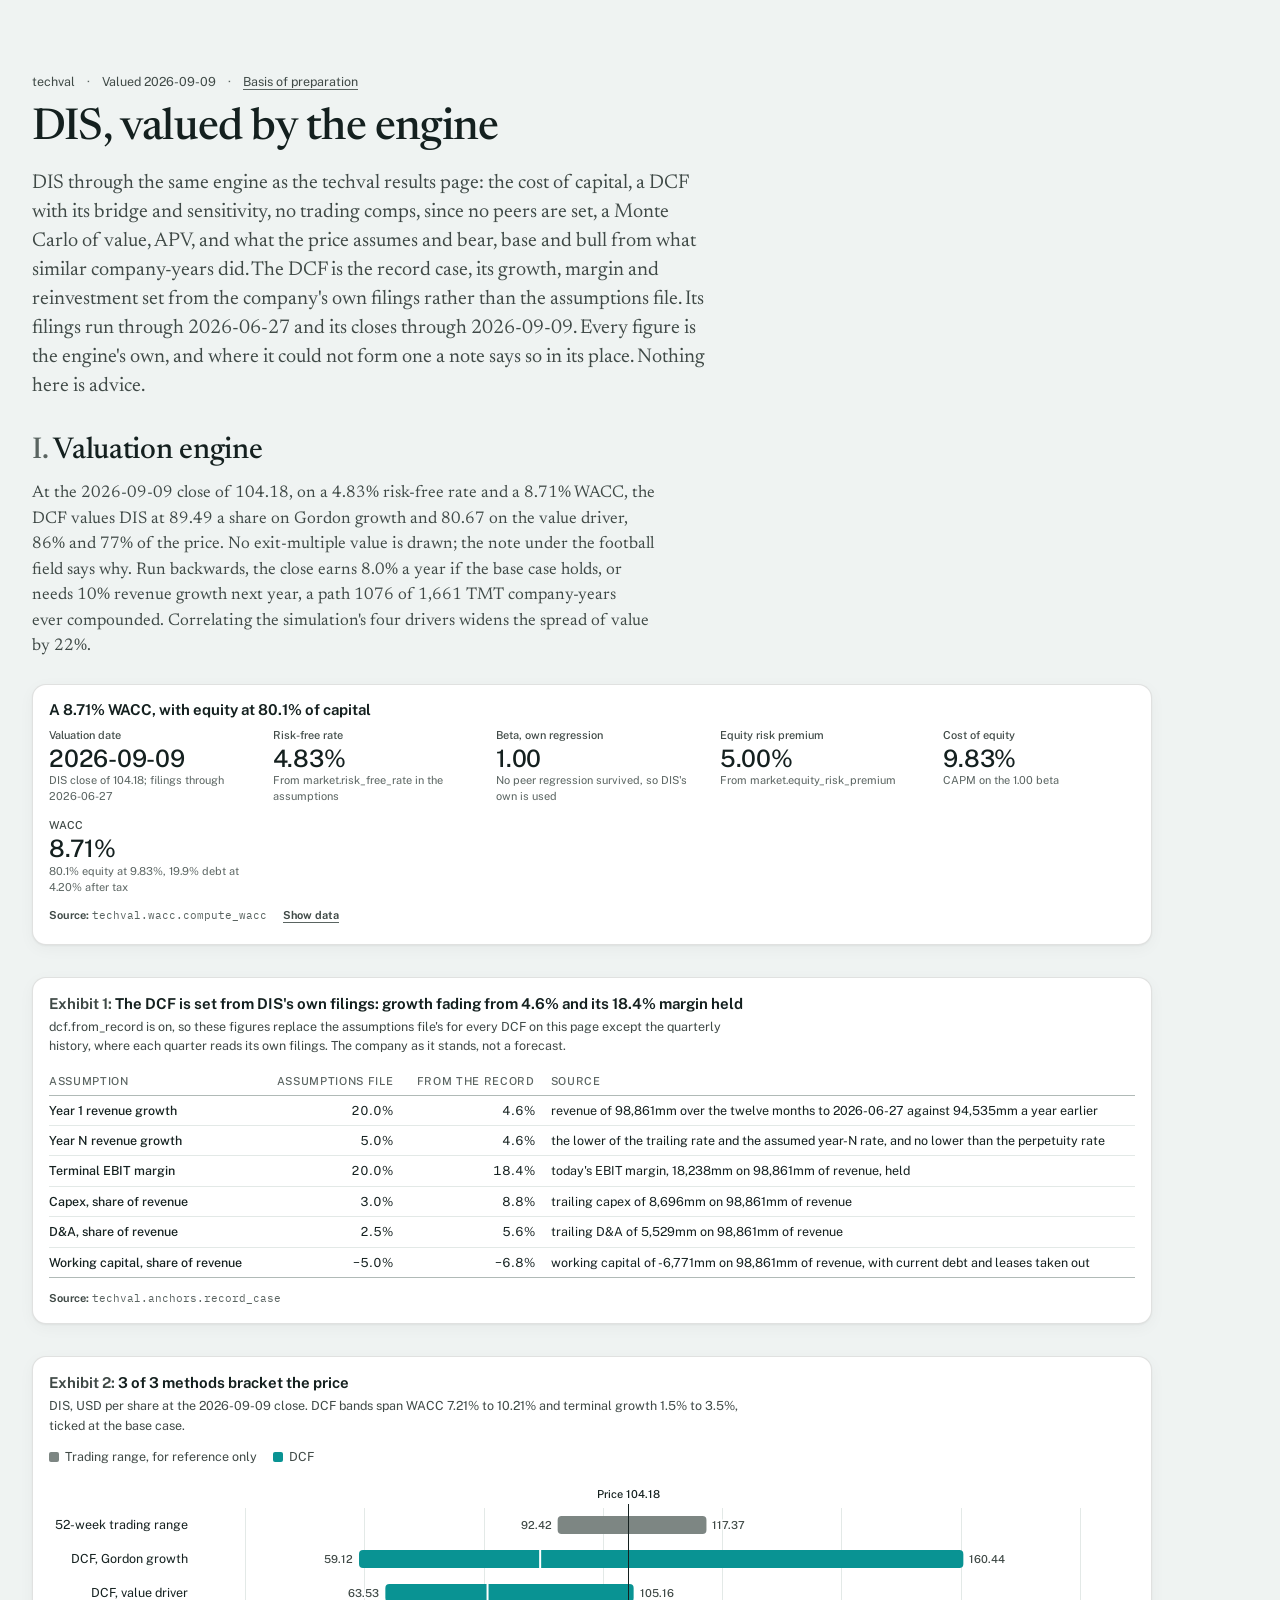
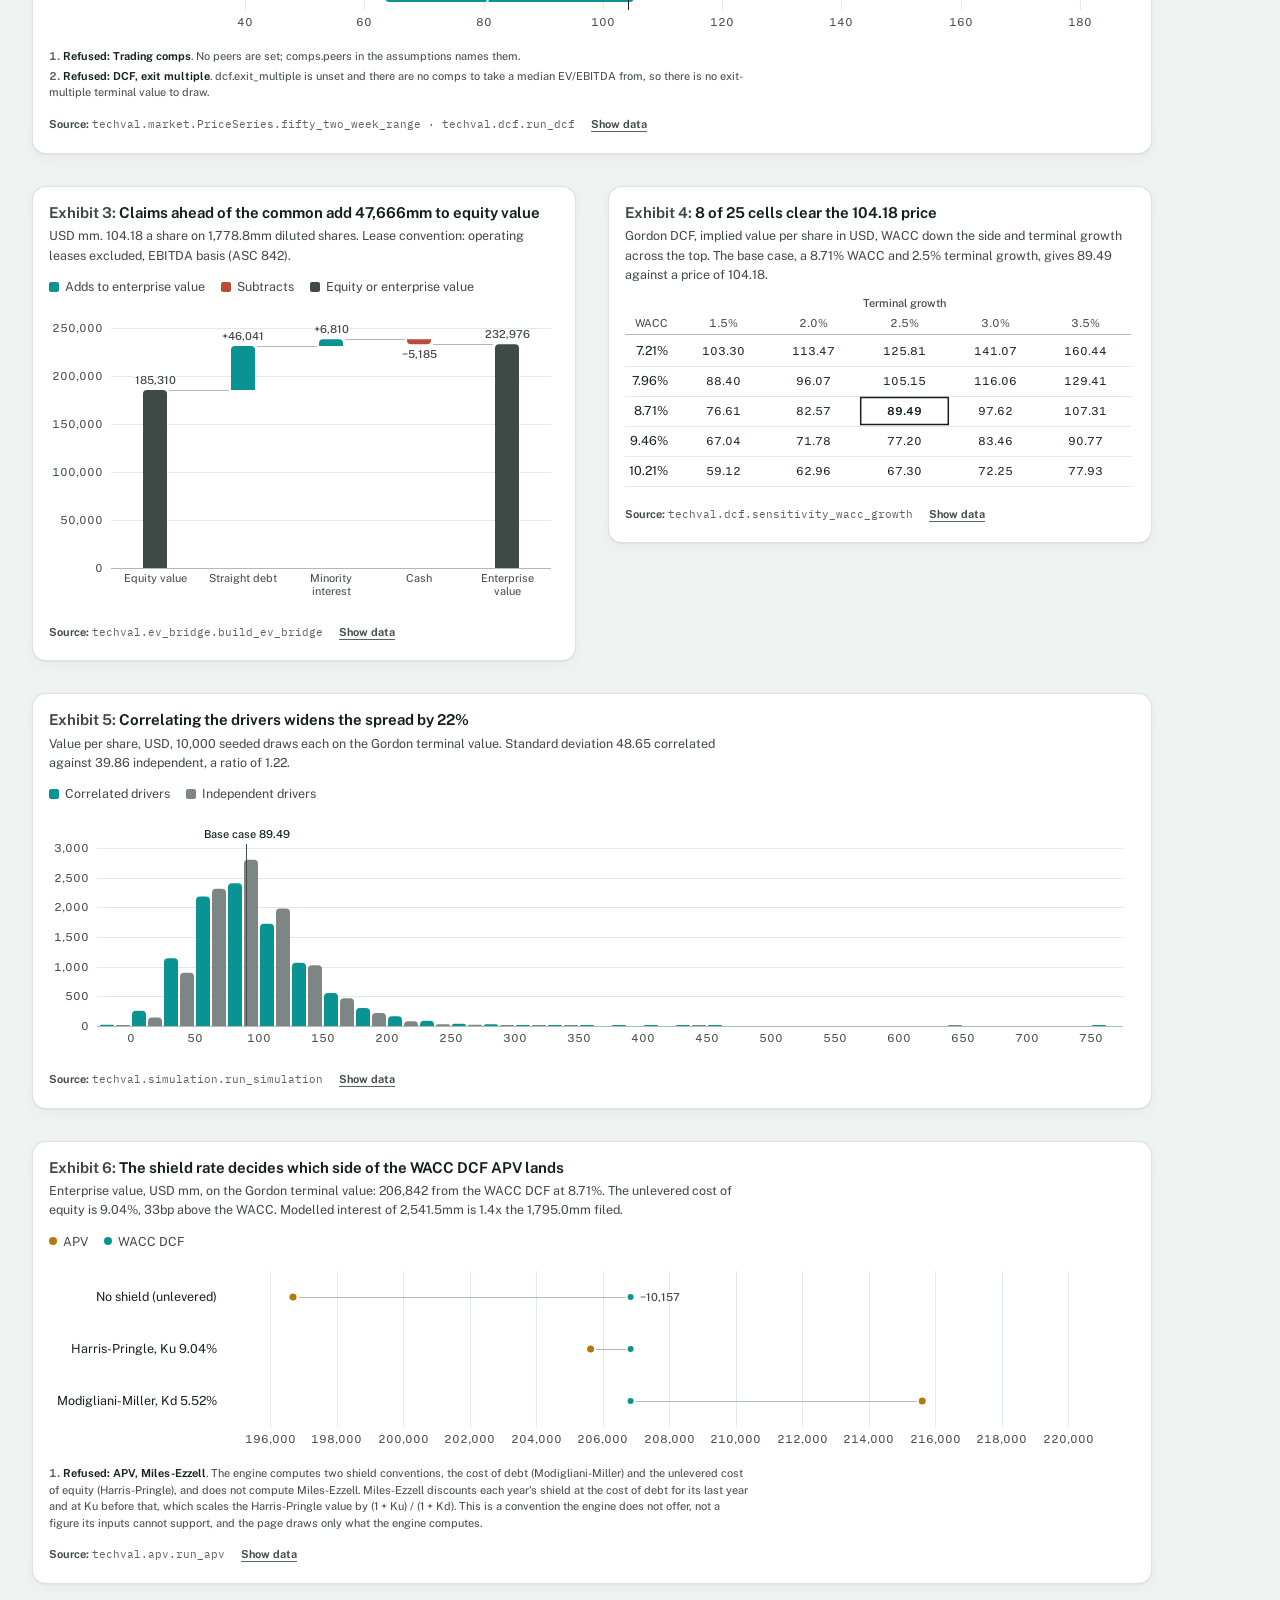
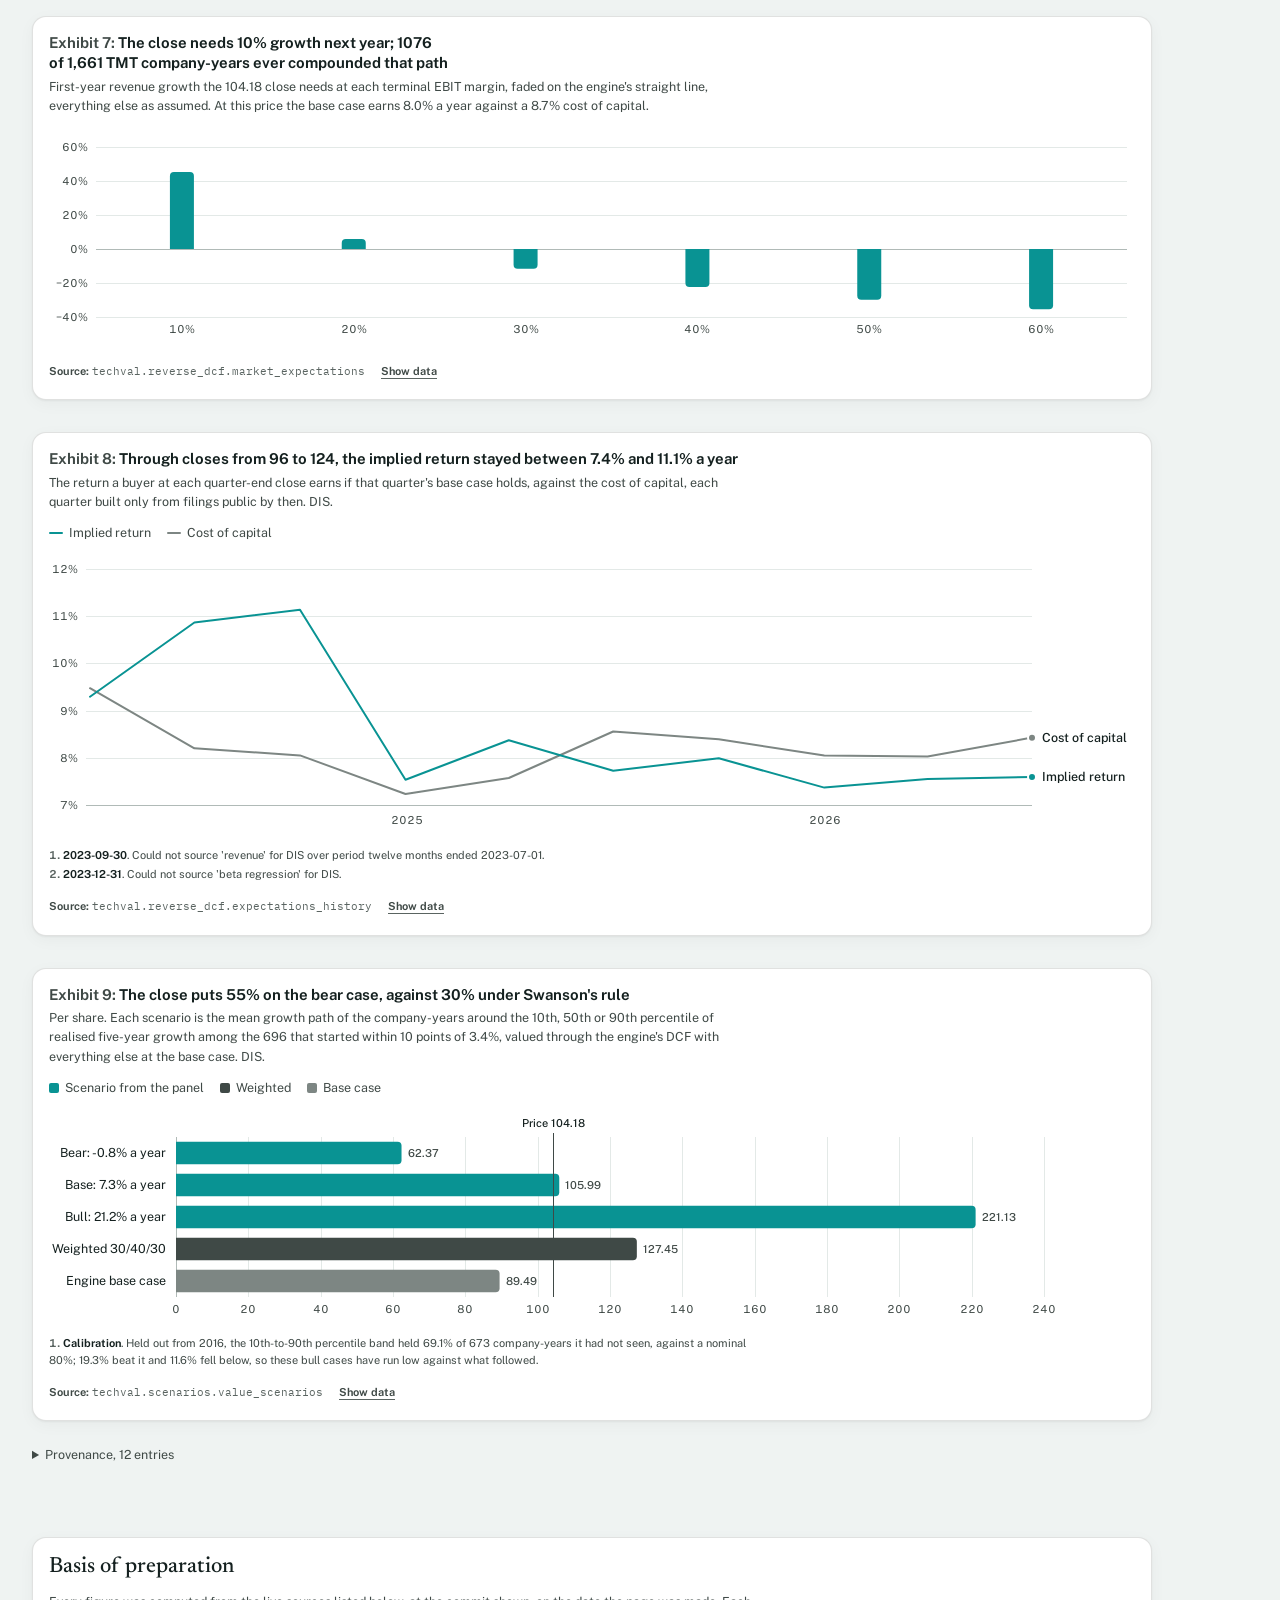
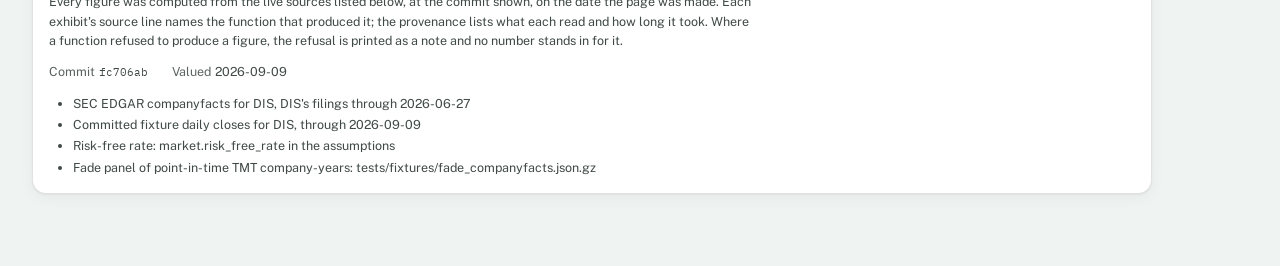
<file: docs/tearsheet/DIS.html>
<!doctype html>
<html lang="en">
<head>
<meta charset="utf-8">
<meta name="viewport" content="width=device-width, initial-scale=1">
<title>DIS, valued by the engine</title>
<link rel="preconnect" href="https://fonts.googleapis.com">
<link rel="preconnect" href="https://fonts.gstatic.com" crossorigin>
<link rel="stylesheet" href="https://fonts.googleapis.com/css2?family=IBM+Plex+Mono:wght@400;500&amp;family=Newsreader:ital,wght@0,400;0,500;1,400&amp;family=Public+Sans:wght@400;500;650&amp;display=swap">
<link rel="icon" href="data:image/svg+xml,%3Csvg xmlns='http://www.w3.org/2000/svg' viewBox='0 0 16 16'%3E%3Crect width='16' height='16' rx='4' fill='%230a1216'/%3E%3Cpath d='M3.2 10.8 6.2 7.2l2.3 1.9 4.3-5.3' stroke='%232aa98c' stroke-width='1.7' fill='none' stroke-linecap='round' stroke-linejoin='round'/%3E%3Ccircle cx='12.8' cy='3.8' r='1.1' fill='%237fe8d2'/%3E%3C/svg%3E">
<style>
/*
 * techval dashboard tokens.
 *
 * The complete light palette lives on bare :root. The two dark blocks below
 * redefine tokens and nothing else, so a component never has a colour that
 * exists in only one theme. Components style through these names; none of
 * them reaches for a hex value directly.
 *
 * The page is set as an application surface: exhibits sit on cards one step
 * lighter than the ground, so --surface is the card and chart plane and
 * --page is the ground behind it. The kit's surface-gap rings and halos ring
 * marks with --surface, which is the plane a chart actually sits on. --raised
 * is the lifted plane, for the tooltip.
 *
 * Entity colours follow the thing measured, everywhere on the page: the fitted
 * model is always --c-model (teal), a baseline is always --c-baseline (grey),
 * the one named comparison is --c-alt (ochre). Every categorical and diverging
 * set here passed the dataviz palette validator all-pairs, in both themes,
 * against these grounds. Verdicts are words, so the status hues only colour a
 * small mark beside a word, never carry meaning alone. Signed values may wear
 * --text-good and --text-critical for sign, and sign only.
 */

:root {
  color-scheme: light;

  /*
   * Type. Public Sans for everything read at working size, charts and tables
   * included: institutional, with tabular and proportional figures both. A
   * serif, Newsreader, for the document's own voice: its title, section
   * titles and standfirsts. IBM Plex Mono only for code: entry points, paths.
   */
  --font-sans: "Public Sans", system-ui, -apple-system, "Segoe UI", sans-serif;
  --font-serif: "Newsreader", "Source Serif 4", Georgia, "Times New Roman", serif;
  --font-mono: "IBM Plex Mono", ui-monospace, "SF Mono", Menlo, monospace;

  --fs-micro: 11px;
  --fs-small: 12.5px;
  --fs-body: 14.5px;
  --fs-lead: 17px;
  --fs-h3: 15px;
  --fs-h2: 30px;
  --fs-h1: 44px;
  --fs-figure: 24px;

  --lh-tight: 1.2;
  --lh-body: 1.55;

  --fw-regular: 400;
  --fw-medium: 500;
  --fw-semibold: 650;

  --tracking-caps: 0.06em;

  /* Space, on a 4px step. */
  --space-1: 4px;
  --space-2: 8px;
  --space-3: 12px;
  --space-4: 16px;
  --space-5: 24px;
  --space-6: 32px;
  --space-7: 48px;
  --space-8: 72px;

  /* Radii: cards, chips, and the small controls. */
  --radius-control: 6px;
  --radius-card: 14px;

  --rail-width: 220px;
  --main-max: 1120px;

  /* Planes and ink. A cool neutral biased toward the teal; cards are white. */
  --page: #eff3f2;
  --surface: #ffffff;
  --raised: #ffffff;
  --ink-1: #14201f;
  --ink-2: #3f4946;
  --ink-3: #5a6461;
  --grid: #e3e9e7;
  --axis: #b0bab7;
  --rule: #14201f;
  --border: rgba(17, 24, 22, 0.13);
  --wash: rgba(17, 24, 22, 0.035);
  --wash-strong: rgba(17, 24, 22, 0.07);
  --shadow-tip: 0 6px 18px rgba(17, 24, 22, 0.12);
  --shadow-card: 0 1px 2px rgba(17, 24, 22, 0.05), 0 4px 16px rgba(17, 24, 22, 0.04);

  /* Categorical series slots, in fixed order. */
  --series-1: #099393;
  --series-2: #b6770b;
  --series-3: #8a3362;
  --deemph: #7d8683;

  /* Entities. */
  --c-model: var(--series-1);
  /*
   * A second reading of the same model drawn behind the first. A tint of the
   * teal light enough to read as "behind" falls under 3:1 on this ground, so
   * the second reading takes the baseline grey: emphasis, not a paler model.
   */
  --c-model-muted: var(--deemph);
  --c-alt: var(--series-2);
  --c-third: var(--series-3);
  --c-baseline: var(--deemph);
  --c-total: var(--ink-2);

  /* Diverging: teal pole, clay pole, a neutral midpoint. Seven classes. */
  --div-pos: #099393;
  --div-neg: #bc4b37;
  --div-mid: #e3e9e7;
  --div-neg-3: var(--div-neg);
  --div-neg-2: color-mix(in oklab, var(--div-neg) 66%, var(--div-mid));
  --div-neg-1: color-mix(in oklab, var(--div-neg) 33%, var(--div-mid));
  --div-0: var(--div-mid);
  --div-pos-1: color-mix(in oklab, var(--div-pos) 33%, var(--div-mid));
  --div-pos-2: color-mix(in oklab, var(--div-pos) 66%, var(--div-mid));
  --div-pos-3: var(--div-pos);
  --on-div-3: #14201f;
  --on-div-2: #14201f;
  --on-div-1: #14201f;
  --on-div-0: #14201f;

  /* The teal ramp, mixed in OKLab from the model hue toward white and black. */
  --teal-100: #deeeed;
  --teal-200: #b9dad9;
  --teal-300: #90c4c3;
  --teal-400: #5fadac;
  --teal-500: #099393;
  --teal-600: #046464;
  --teal-700: #024040;

  /* Sequential: seven classes from least to most. In light mode more is darker. */
  --seq-1: var(--teal-100);
  --seq-2: var(--teal-200);
  --seq-3: var(--teal-300);
  --seq-4: var(--teal-400);
  --seq-5: var(--teal-500);
  --seq-6: var(--teal-600);
  --seq-7: var(--teal-700);
  --on-seq-1: #14201f;
  --on-seq-2: #14201f;
  --on-seq-3: #14201f;
  --on-seq-4: #14201f;
  --on-seq-5: #14201f;
  --on-seq-6: #ffffff;
  --on-seq-7: #ffffff;
  --missing: #e5eae8;

  /* Status: a small mark beside a verdict word, never the word's only carrier. */
  --status-good: #157a4a;
  --status-warning: #a86b00;
  --status-critical: #b23a2e;
  --status-neutral: #6f7875;
  --text-good: #10684a;
  --text-critical: #a3462e;

  --focus: #0b6b5c;
}

@media (prefers-color-scheme: dark) {
  :root:not([data-theme="light"]) {
    color-scheme: dark;
    --page: #0a1216;
    --surface: #101b21;
    --raised: #16232a;
    --ink-1: #e9f1f0;
    --ink-2: #aebdc0;
    --ink-3: #87999f;
    --grid: #1c2930;
    --axis: #3e4e56;
    --rule: #e9f1f0;
    --border: rgba(233, 241, 240, 0.12);
    --wash: rgba(233, 241, 240, 0.05);
    --wash-strong: rgba(233, 241, 240, 0.09);
    --shadow-tip: 0 6px 18px rgba(0, 0, 0, 0.55);
    --shadow-card: 0 1px 2px rgba(0, 0, 0, 0.3), 0 8px 24px rgba(0, 0, 0, 0.25);
    --series-1: #19a0a0;
    --series-2: #bd8630;
    --series-3: #a24e7b;
    --deemph: #6f7e80;
    --div-pos: #19a0a0;
    --div-neg: #d06551;
    --div-mid: #263239;
    --on-div-3: #0a1216;
    --on-div-2: #e9f1f0;
    --on-div-1: #e9f1f0;
    --on-div-0: #e9f1f0;
    --seq-1: var(--teal-700);
    --seq-2: var(--teal-600);
    --seq-3: color-mix(in oklab, var(--teal-500) 80%, var(--teal-600));
    --seq-4: var(--teal-500);
    --seq-5: var(--teal-400);
    --seq-6: var(--teal-300);
    --seq-7: var(--teal-200);
    --on-seq-1: #e9f1f0;
    --on-seq-2: #e9f1f0;
    --on-seq-3: #0a1216;
    --on-seq-4: #0a1216;
    --on-seq-5: #0a1216;
    --on-seq-6: #0a1216;
    --on-seq-7: #0a1216;
    --missing: #1a252b;
    --status-good: #4cc08a;
    --status-warning: #d39a3a;
    --status-critical: #d9705a;
    --status-neutral: #87999f;
    --text-good: #5cd6a8;
    --text-critical: #e8927c;
    --focus: #7fe8d2;
  }
}

:root[data-theme="dark"] {
  color-scheme: dark;
  --page: #0a1216;
  --surface: #101b21;
  --raised: #16232a;
  --ink-1: #e9f1f0;
  --ink-2: #aebdc0;
  --ink-3: #87999f;
  --grid: #1c2930;
  --axis: #3e4e56;
  --rule: #e9f1f0;
  --border: rgba(233, 241, 240, 0.12);
  --wash: rgba(233, 241, 240, 0.05);
  --wash-strong: rgba(233, 241, 240, 0.09);
  --shadow-tip: 0 6px 18px rgba(0, 0, 0, 0.55);
  --shadow-card: 0 1px 2px rgba(0, 0, 0, 0.3), 0 8px 24px rgba(0, 0, 0, 0.25);
  --series-1: #19a0a0;
  --series-2: #bd8630;
  --series-3: #a24e7b;
  --deemph: #6f7e80;
  --div-pos: #19a0a0;
  --div-neg: #d06551;
  --div-mid: #263239;
  --on-div-3: #0a1216;
  --on-div-2: #e9f1f0;
  --on-div-1: #e9f1f0;
  --on-div-0: #e9f1f0;
  --seq-1: var(--teal-700);
  --seq-2: var(--teal-600);
  --seq-3: color-mix(in oklab, var(--teal-500) 80%, var(--teal-600));
  --seq-4: var(--teal-500);
  --seq-5: var(--teal-400);
  --seq-6: var(--teal-300);
  --seq-7: var(--teal-200);
  --on-seq-1: #e9f1f0;
  --on-seq-2: #e9f1f0;
  --on-seq-3: #0a1216;
  --on-seq-4: #0a1216;
  --on-seq-5: #0a1216;
  --on-seq-6: #0a1216;
  --on-seq-7: #0a1216;
  --missing: #1a252b;
  --status-good: #4cc08a;
  --status-warning: #d39a3a;
  --status-critical: #d9705a;
  --status-neutral: #87999f;
  --text-good: #5cd6a8;
  --text-critical: #e8927c;
  --focus: #7fe8d2;
}

/*
 * Print. A research note has to survive a printer, whatever theme the screen
 * was in: the ground goes white, the ink goes black, and the hairlines darken
 * enough to hold on paper. Tokens only, like the dark blocks above.
 */
@media print {
  /*
   * The forced-theme selector is named here too: a reader who printed while the
   * page was stamped dark would otherwise print white ink on a black ground.
   */
  :root,
  :root[data-theme="dark"] {
    color-scheme: light;
    --page: #ffffff;
    --surface: #ffffff;
    --raised: #ffffff;
    --ink-1: #000000;
    --ink-2: #2b3330;
    --ink-3: #454e4b;
    --grid: #c7cfcd;
    --axis: #8b9491;
    --rule: #000000;
    --border: rgba(0, 0, 0, 0.32);
    --wash: rgba(0, 0, 0, 0.05);
    --wash-strong: rgba(0, 0, 0, 0.1);
    --shadow-card: none;
    --missing: #eceeed;
    --div-mid: #eceeed;
  }
}
/*
 * techval dashboard layout, set as an application surface.
 *
 * Exhibits sit on cards one step lighter than the ground, and the cards carry
 * the structure that rules used to: each exhibit is its own card, numbered in
 * reading order by a CSS counter, so the numbering can never disagree with
 * the page. The document's voice survives inside the chrome: a serif title,
 * serif standfirsts, verdicts as words. Refusals are notes under the exhibit
 * they belong to, numbered like footnotes. Provenance is a source line. Every
 * colour comes from tokens.css.
 */

*,
*::before,
*::after {
  box-sizing: border-box;
}

[hidden] {
  display: none !important;
}

html {
  -webkit-text-size-adjust: 100%;
  scroll-behavior: auto;
}

body {
  margin: 0;
  background: var(--page);
  color: var(--ink-1);
  font-family: var(--font-sans);
  font-size: var(--fs-body);
  line-height: var(--lh-body);
  font-kerning: normal;
  -webkit-font-smoothing: antialiased;
  -moz-osx-font-smoothing: grayscale;
}

h1,
h2,
h3,
h4,
p {
  margin: 0;
}

h1,
h2,
h3,
h4 {
  text-wrap: balance;
  font-weight: var(--fw-semibold);
  line-height: var(--lh-tight);
}

code,
.tv-mono {
  font-family: var(--font-mono);
  font-size: 0.9em;
}

a {
  color: inherit;
  text-decoration-color: var(--ink-3);
  text-underline-offset: 3px;
}

a:hover {
  text-decoration-color: currentColor;
}

:focus-visible {
  outline: 2px solid var(--focus);
  outline-offset: 2px;
}

.tv-visually-hidden {
  position: absolute;
  width: 1px;
  height: 1px;
  margin: -1px;
  padding: 0;
  overflow: hidden;
  clip: rect(0 0 0 0);
  white-space: nowrap;
  border: 0;
}

.tv-muted {
  color: var(--ink-2);
}

/* Shell: a contents column and the document. Narrow screens stack them. */

.tv-shell {
  display: block;
  counter-reset: exhibit section;
}

.tv-main {
  min-width: 0;
  max-width: var(--main-max);
  margin: 0 auto;
  padding: var(--space-6) var(--space-4) var(--space-8);
}

.tv-rail {
  position: sticky;
  top: 0;
  z-index: 5;
  background: var(--page);
  border-bottom: 1px solid var(--grid);
}

.tv-rail__title {
  display: none;
}

.tv-rail__list {
  display: flex;
  gap: var(--space-4);
  margin: 0;
  /* The vertical padding is the focus ring's room: the scroller clips whatever reaches its padding box. */
  padding: 5px var(--space-4);
  list-style: none;
  overflow-x: auto;
  scrollbar-width: thin;
  counter-reset: contents;
  background-image: linear-gradient(to right, var(--page) 60%, transparent),
    linear-gradient(to left, var(--page) 60%, transparent),
    linear-gradient(to right, var(--border), transparent),
    linear-gradient(to left, var(--border), transparent);
  background-position: left center, right center, left center, right center;
  background-size: 28px 100%, 28px 100%, 18px 100%, 18px 100%;
  background-repeat: no-repeat;
  background-attachment: local, local, scroll, scroll;
}

.tv-rail__list > li {
  counter-increment: contents;
}

.tv-rail__link {
  display: flex;
  align-items: center;
  gap: var(--space-2);
  min-height: 40px;
  padding: var(--space-2) 2px;
  color: var(--ink-2);
  font-size: var(--fs-small);
  font-weight: var(--fw-medium);
  text-decoration: none;
  white-space: nowrap;
}

.tv-rail__link:hover {
  color: var(--ink-1);
}

.tv-rail__link[aria-current="true"] {
  color: var(--ink-1);
  box-shadow: inset 0 -2px 0 var(--focus);
}

/* The contents list names sections; verdicts are read in the sections themselves. */
.tv-rail .tv-chip,
.tv-rail__state {
  display: none;
}

@media (min-width: 1100px) {
  .tv-shell {
    display: grid;
    grid-template-columns: var(--rail-width) minmax(0, 1fr);
    gap: var(--space-7);
    max-width: calc(var(--rail-width) + var(--space-7) + var(--main-max) + 2 * var(--space-6));
    margin: 0 auto;
    padding: 0 var(--space-6);
  }

  /* A page with one section has no contents to list, so the section takes the centre. */
  .tv-shell.tv-shell--single {
    display: block;
  }

  .tv-main {
    margin: 0;
    width: 100%;
    padding: var(--space-8) 0;
  }

  .tv-rail {
    align-self: start;
    height: 100vh;
    overflow-y: auto;
    padding: var(--space-8) 0 var(--space-5);
    border-bottom: 0;
  }

  .tv-rail__title {
    display: block;
    margin: 0 0 var(--space-3);
    color: var(--ink-1);
    font-family: var(--font-serif);
    font-size: var(--fs-lead);
  }

  .tv-rail__list {
    flex-direction: column;
    gap: 0;
    padding: 0;
    overflow: visible;
    background-image: none;
  }

  .tv-rail__link {
    border-radius: var(--radius-control);
    min-height: 0;
    margin: 1px 0;
    padding: 7px var(--space-2);
    font-size: var(--fs-small);
    line-height: 1.35;
    white-space: normal;
  }

  .tv-rail__link:hover {
    background: var(--wash);
  }

  .tv-rail__link[aria-current="true"] {
    background: var(--wash-strong);
    box-shadow: none;
  }
}

/* Header: a dateline, the title and a standfirst. Build metadata closes the page. */

.tv-header {
  display: grid;
  gap: var(--space-4);
  padding-bottom: var(--space-6);
}

.tv-dateline {
  display: flex;
  flex-wrap: wrap;
  gap: 0 var(--space-3);
  color: var(--ink-2);
  font-size: var(--fs-small);
}

.tv-dateline > span + span::before {
  content: "·";
  margin-right: var(--space-3);
  color: var(--ink-3);
}

.tv-title {
  max-width: 20ch;
  font-family: var(--font-serif);
  font-size: var(--fs-h1);
  font-weight: 500;
  line-height: 1.04;
  letter-spacing: -0.018em;
}

.tv-standfirst {
  max-width: 62ch;
  color: var(--ink-2);
  font-family: var(--font-serif);
  font-size: 20px;
  line-height: 1.45;
  text-wrap: pretty;
}

.tv-meta {
  display: flex;
  flex-wrap: wrap;
  gap: var(--space-1) var(--space-5);
  color: var(--ink-2);
  font-size: var(--fs-small);
}

.tv-meta__label {
  color: var(--ink-3);
  margin-right: var(--space-1);
}

.tv-fixtures {
  font-size: var(--fs-small);
  color: var(--ink-2);
}

.tv-fixtures ul {
  margin: var(--space-2) 0 0;
  padding: 0;
  list-style: none;
  display: grid;
  gap: 2px;
}

.tv-fixtures li {
  display: flex;
  flex-wrap: wrap;
  gap: 0 var(--space-3);
  overflow-wrap: anywhere;
}

.tv-sources {
  margin: 0;
  padding-left: var(--space-5);
  display: grid;
  gap: 2px;
  color: var(--ink-2);
  font-size: var(--fs-small);
  overflow-wrap: anywhere;
}

.tv-banner {
  padding: var(--space-2) 0 var(--space-2) var(--space-3);
  border-left: 2px solid var(--rule);
  color: var(--ink-1);
  font-size: var(--fs-small);
}

details > summary {
  cursor: pointer;
  width: fit-content;
  color: var(--ink-2);
  font-size: var(--fs-small);
}

details > summary:hover {
  color: var(--ink-1);
}

/* Sections: a numeral and a serif title, then a standfirst. */

.tv-section {
  display: grid;
  gap: var(--space-5);
  padding: 0;
  margin-top: var(--space-8);
  counter-increment: section;
  scroll-margin-top: 56px;
}

.tv-section:first-of-type {
  margin-top: 0;
}

.tv-section__head {
  display: grid;
  gap: var(--space-3);
  max-width: 70ch;
}

.tv-eyebrow {
  display: none;
}

.tv-section__title {
  font-family: var(--font-serif);
  font-size: var(--fs-h2);
  font-weight: 500;
  letter-spacing: -0.01em;
}

.tv-section__title::before {
  content: counter(section, upper-roman) ". ";
  color: var(--ink-3);
}

.tv-takeaway {
  color: var(--ink-2);
  font-family: var(--font-serif);
  font-size: var(--fs-lead);
  line-height: 1.5;
  text-wrap: pretty;
}

.tv-section__body {
  display: grid;
  gap: var(--space-6);
  min-width: 0;
}

@media (min-width: 1100px) {
  .tv-section {
    scroll-margin-top: var(--space-5);
  }
}

/* Headline strip: the verdict word, the model's first sentence, three figures. */

.tv-headline {
  display: grid;
  gap: var(--space-3);
}

.tv-headline__verdict {
  display: flex;
  flex-wrap: wrap;
  align-items: baseline;
  gap: var(--space-1) var(--space-3);
  max-width: 96ch;
}

/* The verdict's first sentence, with the rest of the model's own text behind a disclosure. */
.tv-headline__text {
  display: grid;
  flex: 1 1 32ch;
  gap: var(--space-1);
  color: var(--ink-2);
  font-size: var(--fs-body);
}

.tv-headline__more > p {
  margin-top: var(--space-1);
}

.tv-headline .tv-tiles {
  grid-template-columns: repeat(auto-fit, minmax(min(100%, 190px), 1fr));
  gap: var(--space-3);
}

.tv-headline .tv-tile {
  padding: var(--space-3) var(--space-4);
  background: var(--surface);
  border: 1px solid var(--border);
  border-radius: var(--radius-card);
  box-shadow: var(--shadow-card);
}

/* Exhibits. Each one a card: a numbered title inside, a source line below. */

.tv-grid {
  display: grid;
  grid-template-columns: repeat(auto-fit, minmax(min(100%, 460px), 1fr));
  gap: var(--space-6) var(--space-6);
  align-items: start;
}

.tv-figure {
  display: grid;
  gap: var(--space-3);
  min-width: 0;
  margin: 0;
  padding: var(--space-4);
  background: var(--surface);
  border: 1px solid var(--border);
  border-radius: var(--radius-card);
  box-shadow: var(--shadow-card);
  counter-increment: exhibit;
}

.tv-figure--wide {
  grid-column: 1 / -1;
}

.tv-figure__head {
  display: grid;
  gap: 3px;
}

.tv-figure__title {
  max-width: 72ch;
  font-size: var(--fs-h3);
  font-weight: var(--fw-semibold);
  line-height: 1.35;
}

.tv-figure > .tv-figure__head > .tv-figure__title::before {
  content: "Exhibit " counter(exhibit) ": ";
  color: var(--ink-2);
}

.tv-figure__subtitle {
  max-width: 88ch;
  color: var(--ink-2);
  font-size: var(--fs-small);
}

.tv-figure__legend:empty,
.tv-figure__notes:empty {
  display: none;
}

.tv-figure__body {
  min-width: 0;
}

/* A second figure inside an exhibit, under its own heading. */
.tv-figure__part {
  display: grid;
  gap: var(--space-3);
  margin-top: var(--space-5);
}

.tv-figure__notes {
  display: grid;
  gap: 3px;
  counter-reset: note;
}

.tv-figure__foot {
  display: flex;
  flex-wrap: wrap;
  align-items: baseline;
  gap: 2px var(--space-4);
  color: var(--ink-3);
  font-size: var(--fs-micro);
}

.tv-figure__source {
  order: 0;
  min-width: 0;
  color: var(--ink-3);
  font-family: var(--font-mono);
  font-size: var(--fs-micro);
  overflow-wrap: anywhere;
}

.tv-figure__source:not(:empty)::before {
  content: "Source: ";
  color: var(--ink-2);
  font-family: var(--font-sans);
  font-weight: var(--fw-semibold);
}

.tv-figure__foot .tv-btn {
  order: 1;
}

.tv-btn {
  appearance: none;
  min-height: 24px;
  padding: 0;
  border: 0;
  background: none;
  color: var(--ink-2);
  font: inherit;
  font-size: var(--fs-micro);
  font-weight: var(--fw-semibold);
  text-decoration: underline;
  text-decoration-color: var(--ink-3);
  text-underline-offset: 3px;
  cursor: pointer;
}

.tv-btn:hover {
  color: var(--ink-1);
  text-decoration-color: currentColor;
}

/* The closing basis of preparation: what the page was built from. */

.tv-basis {
  display: grid;
  gap: var(--space-3);
  margin-top: var(--space-8);
  padding: var(--space-4);
  background: var(--surface);
  border: 1px solid var(--border);
  border-radius: var(--radius-card);
  box-shadow: var(--shadow-card);
  color: var(--ink-2);
  font-size: var(--fs-small);
}

.tv-basis > * {
  max-width: 88ch;
}

.tv-basis__title {
  color: var(--ink-1);
  font-family: var(--font-serif);
  font-size: 22px;
  font-weight: 500;
}

/* Charts. */

.tv-chart {
  position: relative;
  min-width: 0;
  width: 100%;
}

/* A grid with more columns than fit keeps its 24px cells and scrolls on its own. */
.tv-chart--heat {
  overflow-x: auto;
}

.tv-svg {
  display: block;
  overflow: visible;
  font-family: var(--font-sans);
}

.tv-svg text {
  fill: var(--ink-2);
  font-size: var(--fs-micro);
}

.tv-svg .tv-tick {
  font-variant-numeric: tabular-nums;
}

.tv-svg .tv-label {
  fill: var(--ink-1);
  font-size: var(--fs-small);
}

/* Value labels sit above reference rules; a surface halo keeps a rule from striking through them. */
.tv-svg .tv-value {
  fill: var(--ink-2);
  font-size: var(--fs-micro);
  font-weight: var(--fw-medium);
  paint-order: stroke;
  stroke: var(--surface);
  stroke-width: 3px;
  stroke-linejoin: round;
}

.tv-values {
  pointer-events: none;
}

.tv-svg .tv-endlabel {
  fill: var(--ink-1);
  font-size: var(--fs-small);
  font-weight: var(--fw-medium);
}

.tv-svg .tv-ref-label {
  fill: var(--ink-1);
  font-size: var(--fs-micro);
  font-weight: var(--fw-medium);
  paint-order: stroke;
  stroke: var(--surface);
  stroke-width: 3px;
  stroke-linejoin: round;
}

.tv-svg .tv-group-label {
  fill: var(--ink-2);
  font-size: var(--fs-micro);
  font-weight: var(--fw-medium);
}

.tv-svg .tv-cell-label {
  font-size: var(--fs-micro);
  font-variant-numeric: tabular-nums;
  pointer-events: none;
}

.tv-svg .tv-cell-label--base {
  font-weight: var(--fw-semibold);
}

.tv-svg .tv-heat-base {
  fill: none;
  stroke: var(--ink-1);
  stroke-width: 1.5;
  pointer-events: none;
}

.tv-gridline {
  stroke: var(--grid);
  stroke-width: 1;
  shape-rendering: crispEdges;
}

.tv-axisline {
  stroke: var(--axis);
  stroke-width: 1;
  shape-rendering: crispEdges;
}

.tv-ref {
  stroke: var(--ink-2);
  stroke-width: 1;
  shape-rendering: crispEdges;
}

.tv-ref--strong {
  stroke: var(--ink-1);
}

.tv-connector {
  stroke: var(--axis);
  stroke-width: 1;
  shape-rendering: crispEdges;
}

.tv-crosshair {
  stroke: var(--ink-3);
  stroke-width: 1;
  shape-rendering: crispEdges;
  pointer-events: none;
}

.tv-line {
  fill: none;
  stroke-width: 2;
  stroke-linejoin: round;
  stroke-linecap: round;
}

.tv-band {
  fill-opacity: 0.1;
  stroke: none;
}

.tv-shade {
  fill: var(--wash-strong);
  stroke: none;
}

.tv-whisker {
  fill: none;
  stroke-width: 2;
  stroke-linecap: round;
}

.tv-dot {
  stroke: var(--surface);
  stroke-width: 2;
}

.tv-hairline {
  stroke: var(--axis);
  stroke-width: 1;
}

.tv-hit {
  fill: transparent;
  stroke: none;
}

.tv-markg {
  cursor: default;
  outline: none;
}

.tv-markg.is-hot .tv-hit {
  fill: var(--wash);
}

.tv-markg.is-hot .tv-mark {
  filter: brightness(1.1) saturate(1.05);
}

.tv-markg:focus-visible .tv-hit {
  stroke: var(--focus);
  stroke-width: 1.5;
}

.tv-plot {
  outline: none;
}

.tv-plot:focus-visible .tv-hit {
  stroke: var(--focus);
  stroke-width: 1.5;
}

@media (prefers-reduced-motion: no-preference) {
  .tv-mark,
  .tv-hit {
    transition: filter 120ms ease-out, fill 120ms ease-out;
  }

  /* App-chrome motion: a card lifts a step on hover, and verdict tiles rise once on load. */
  .tv-figure,
  .tv-tileset {
    transition: box-shadow 120ms ease-out, transform 120ms ease-out;
  }

  .tv-figure:hover,
  .tv-tileset:hover {
    transform: translateY(-1px);
    box-shadow: var(--shadow-tip);
  }

  @keyframes tv-rise {
    from {
      opacity: 0;
      transform: translateY(5px);
    }
    to {
      opacity: 1;
      transform: none;
    }
  }

  .tv-headline .tv-tile {
    animation: tv-rise 240ms ease-out backwards;
  }

  .tv-headline .tv-tile:nth-child(2) {
    animation-delay: 50ms;
  }

  .tv-headline .tv-tile:nth-child(3) {
    animation-delay: 100ms;
  }
}

.tv-empty {
  padding: var(--space-5) 0;
  color: var(--ink-2);
  font-size: var(--fs-small);
}

/* Legends, including the heat scale. */

.tv-legend {
  display: flex;
  flex-wrap: wrap;
  gap: var(--space-1) var(--space-4);
  margin: 0;
  padding: 0;
  list-style: none;
  color: var(--ink-2);
  font-size: var(--fs-small);
}

.tv-legend__item {
  display: inline-flex;
  align-items: center;
  gap: 6px;
}

.tv-key {
  display: inline-block;
  flex: none;
  background: var(--key, var(--ink-3));
}

.tv-key--rect {
  width: 10px;
  height: 10px;
  border-radius: 2px;
}

.tv-key--line {
  width: 14px;
  height: 2px;
  border-radius: 1px;
}

.tv-key--dot {
  width: 8px;
  height: 8px;
  border-radius: 50%;
}

/* A hollow marker, for rows drawn hollow. */
.tv-key--ring {
  width: 8px;
  height: 8px;
  border-radius: 50%;
  background: transparent;
  box-shadow: inset 0 0 0 1.5px var(--key, var(--ink-3));
}

.tv-scale {
  display: flex;
  flex-wrap: wrap;
  align-items: flex-start;
  gap: var(--space-2) var(--space-5);
  margin-top: var(--space-3);
  color: var(--ink-2);
  font-size: var(--fs-micro);
}

.tv-scale__ramp {
  display: grid;
  justify-items: start;
  gap: 4px;
}

/* The ticks take the swatches' width, so 0 sits at the middle of the ramp and the bounds at its ends. */
.tv-scale__bar {
  display: grid;
  gap: 4px;
}

.tv-scale__title {
  color: var(--ink-2);
  font-size: var(--fs-micro);
}

.tv-scale__swatches {
  display: flex;
  gap: 2px;
}

.tv-scale__swatch {
  width: 28px;
  height: 10px;
}

.tv-scale__swatch:first-child {
  border-radius: 2px 0 0 2px;
}

.tv-scale__swatch:last-child {
  border-radius: 0 2px 2px 0;
}

.tv-scale__ticks {
  position: relative;
  height: 1.5em;
  font-variant-numeric: tabular-nums;
}

.tv-scale__ticks > span {
  position: absolute;
  top: 0;
  white-space: nowrap;
}

.tv-scale__ticks > span:first-child {
  left: 0;
}

.tv-scale__ticks > span:last-child {
  right: 0;
}

.tv-scale__ticks > span:not(:first-child):not(:last-child) {
  left: 50%;
  transform: translateX(-50%);
}

.tv-scale__missing {
  display: inline-flex;
  align-items: center;
  gap: 6px;
  align-self: flex-end;
}

/* Tooltip: the one lifted surface on the page. */

.tv-tooltip {
  position: fixed;
  z-index: 50;
  top: 0;
  left: 0;
  min-width: 140px;
  max-width: 300px;
  padding: var(--space-2) var(--space-3);
  border-radius: var(--radius-control);
  background: var(--raised);
  box-shadow: 0 0 0 1px var(--border), var(--shadow-tip);
  color: var(--ink-1);
  font-size: var(--fs-small);
  pointer-events: none;
}

.tv-tooltip__title {
  margin-bottom: 4px;
  color: var(--ink-2);
  font-size: var(--fs-micro);
  font-weight: var(--fw-medium);
}

.tv-tooltip__rows {
  display: grid;
  grid-template-columns: auto 1fr auto;
  align-items: center;
  gap: 3px var(--space-2);
}

.tv-tooltip__label {
  color: var(--ink-2);
}

.tv-tooltip__value {
  justify-self: end;
  color: var(--ink-1);
  font-weight: var(--fw-semibold);
  font-variant-numeric: tabular-nums;
}

.tv-tooltip__nokey {
  width: 14px;
}

/* Tables, set the way financial tables are: rules, not boxes; headers in sentence case. */

/*
 * A table wider than its box scrolls inside it. Four layers say so: two covers
 * painted on the content, which scroll away as the reader moves, and two
 * shadows painted on the box, which they uncover. A shadow therefore shows on
 * a side only while there are columns out of view on that side.
 */
.tv-table-wrap {
  overflow-x: auto;
  max-width: 100%;
  background-image: linear-gradient(to right, var(--surface) 60%, transparent),
    linear-gradient(to left, var(--surface) 60%, transparent),
    linear-gradient(to right, var(--border), transparent),
    linear-gradient(to left, var(--border), transparent);
  background-position: left center, right center, left center, right center;
  background-size: 28px 100%, 28px 100%, 18px 100%, 18px 100%;
  background-repeat: no-repeat;
  background-attachment: local, local, scroll, scroll;
}

.tv-table {
  width: 100%;
  border-collapse: collapse;
  font-size: var(--fs-small);
  font-variant-numeric: lining-nums;
}

.tv-table th,
.tv-table td {
  padding: 5px var(--space-4) 5px 0;
  border-bottom: 1px solid var(--grid);
  text-align: left;
  vertical-align: top;
}

.tv-table thead th {
  color: var(--ink-3);
  font-size: var(--fs-micro);
  font-weight: var(--fw-medium);
  text-transform: uppercase;
  letter-spacing: var(--tracking-caps);
  vertical-align: bottom;
  white-space: nowrap;
  border-bottom: 1px solid var(--axis);
}

.tv-table tbody tr:last-child > :is(th, td) {
  border-bottom-color: var(--axis);
}

.tv-table tbody th {
  font-weight: var(--fw-medium);
}

.tv-table tbody tr:hover > :is(th, td) {
  background: var(--wash);
}

.tv-table .tv-pos {
  color: var(--text-good);
}

.tv-table .tv-neg {
  color: var(--text-critical);
}

.tv-table .tv-num {
  text-align: right;
  font-variant-numeric: tabular-nums lining-nums;
  white-space: nowrap;
}

.tv-table td.tv-mono,
.tv-table th.tv-mono {
  font-size: var(--fs-micro);
  overflow-wrap: anywhere;
}

.tv-table .tv-nowrap {
  white-space: nowrap;
}

.tv-table :is(th, td):last-child {
  padding-right: 0;
}

/*
 * Verdicts are words, set the way a research note sets a rating. A small square
 * in the status hue sits beside the word; the word alone carries the meaning.
 */

.tv-chip {
  display: inline-flex;
  align-items: center;
  gap: 7px;
  flex: none;
  padding: 0;
  color: var(--ink-1);
  font-size: var(--fs-micro);
  font-weight: var(--fw-semibold);
  letter-spacing: var(--tracking-caps);
  line-height: 1.3;
  text-transform: uppercase;
  white-space: nowrap;
}

.tv-chip::before {
  content: "";
  flex: none;
  width: 7px;
  height: 7px;
  background: var(--chip-hue);
}

.tv-chip--good {
  --chip-hue: var(--status-good);
}

.tv-chip--warning {
  --chip-hue: var(--status-warning);
}

.tv-chip--critical {
  --chip-hue: var(--status-critical);
}

.tv-chip--neutral {
  --chip-hue: var(--status-neutral);
}

.tv-chip--compact {
  color: var(--ink-2);
}

/* Inside a table a verdict is one cell among many, so it drops the capitals. */
.tv-table .tv-chip {
  color: var(--ink-2);
  font-size: var(--fs-small);
  font-weight: var(--fw-regular);
  letter-spacing: 0;
  text-transform: none;
}

/* Figures set as key data: a small label above a plain number, no rules, no boxes. */

.tv-tiles {
  display: grid;
  grid-template-columns: repeat(auto-fill, minmax(min(100%, 180px), 1fr));
  gap: var(--space-3) var(--space-6);
}

.tv-tileset {
  display: grid;
  gap: var(--space-2);
  min-width: 0;
  padding: var(--space-4);
  background: var(--surface);
  border: 1px solid var(--border);
  border-radius: var(--radius-card);
  box-shadow: var(--shadow-card);
}

.tv-tileset__body {
  display: grid;
  gap: var(--space-2);
}

.tv-tileset__title {
  color: var(--ink-1);
  font-size: var(--fs-h3);
  font-weight: var(--fw-semibold);
}

.tv-tile {
  display: grid;
  align-content: start;
  gap: 1px;
  min-width: 0;
  color: inherit;
  text-decoration: none;
}

a.tv-tile:hover .tv-tile__label {
  color: var(--ink-1);
  text-decoration: underline;
  text-underline-offset: 3px;
}

.tv-tile__label {
  color: var(--ink-2);
  font-size: var(--fs-micro);
  font-weight: var(--fw-medium);
}

.tv-tile__value {
  color: var(--ink-1);
  font-size: var(--fs-figure);
  font-weight: 500;
  line-height: 1.15;
  letter-spacing: -0.01em;
  overflow-wrap: anywhere;
}

.tv-tile__sub {
  color: var(--ink-3);
  font-size: var(--fs-micro);
  line-height: 1.45;
}

.tv-tile .tv-chip {
  justify-self: start;
  margin-top: var(--space-1);
}

.tv-delta {
  display: inline-flex;
  align-items: center;
  gap: 4px;
  font-size: var(--fs-micro);
  font-weight: var(--fw-medium);
  color: var(--ink-2);
}

.tv-delta__icon {
  width: 9px;
  height: 9px;
  fill: currentColor;
}

.tv-delta--good {
  color: var(--text-good);
}

.tv-delta--bad {
  color: var(--text-critical);
}

.tv-delta__label {
  color: var(--ink-2);
  font-weight: var(--fw-regular);
}

/* Notes and refusals, numbered like footnotes under what they qualify. */

.tv-note {
  display: block;
  max-width: 100ch;
  color: var(--ink-2);
  font-size: var(--fs-micro);
  line-height: 1.5;
  counter-increment: note;
}

.tv-note::before {
  content: counter(note) ". ";
  color: var(--ink-3);
  font-weight: var(--fw-semibold);
  font-variant-numeric: tabular-nums;
}

.tv-note > p {
  display: inline;
}

.tv-note strong {
  color: var(--ink-1);
  font-weight: var(--fw-semibold);
}

.tv-section__notes {
  display: grid;
  gap: 3px;
  padding-top: var(--space-3);
  border-top: 1px solid var(--grid);
  counter-reset: note;
}

.tv-section__notes::before {
  content: "Notes";
  margin-bottom: var(--space-1);
  color: var(--ink-1);
  font-size: var(--fs-small);
  font-weight: var(--fw-semibold);
}

.tv-refusal {
  display: grid;
  gap: var(--space-3);
  max-width: 88ch;
  padding: var(--space-3) 0;
  border-top: 1px solid var(--grid);
  border-bottom: 1px solid var(--grid);
}

.tv-refusal__head {
  display: flex;
  flex-wrap: wrap;
  align-items: baseline;
  gap: var(--space-1) var(--space-3);
  color: var(--ink-2);
}

.tv-refusal__list {
  display: grid;
  gap: var(--space-2);
  margin: 0;
  padding: 0;
  list-style: none;
}

.tv-refusal__what {
  font-weight: var(--fw-semibold);
}

.tv-refusal__why {
  color: var(--ink-2);
}

.tv-placeholder {
  display: grid;
  gap: 2px;
  max-width: 88ch;
  padding: var(--space-3) 0;
  border-top: 1px solid var(--grid);
  color: var(--ink-2);
}

.tv-placeholder__title {
  color: var(--ink-1);
  font-weight: var(--fw-semibold);
}

/* Provenance. */

.tv-provenance {
  display: grid;
  gap: var(--space-2);
}

.tv-provenance[open] > summary {
  margin-bottom: var(--space-2);
}

/*
 * Print. The contents list and every control are screen furniture, so they go.
 * What is left is the note: a section to a page, no exhibit split across a
 * break, and charts scaled to whatever paper the reader has.
 */
@media print {
  .tv-shell {
    display: block;
    max-width: none;
    padding: 0;
  }

  .tv-main {
    width: auto;
    max-width: none;
    margin: 0;
    padding: 0;
  }

  .tv-rail,
  .tv-btn {
    display: none;
  }

  .tv-section {
    break-before: page;
    margin-top: 0;
  }

  .tv-section:first-of-type {
    break-before: auto;
  }

  .tv-figure,
  .tv-tileset,
  .tv-headline,
  .tv-refusal,
  .tv-note,
  .tv-basis {
    break-inside: avoid;
  }

  .tv-section__head,
  .tv-figure__head {
    break-after: avoid;
  }

  /* On paper a scroller cannot scroll, so the table prints whole and drops its cue. */
  .tv-table-wrap {
    overflow: visible;
    background-image: none;
  }

  .tv-svg {
    max-width: 100%;
    height: auto;
  }

  /* A link to a section of the same page is a page number on paper, not a link. */
  a[href^="#"] {
    text-decoration: none;
  }
}
</style>
</head>
<body>
<noscript>This page draws its figures with JavaScript. The results it shows are in the snapshot JSON it was rendered from.</noscript>
<script type="application/json" id="tv-snapshot">{"collected_at":"2026-09-09","fixtures":{},"page":{"sources":["SEC EDGAR companyfacts for DIS, DIS's filings through 2026-06-27","Committed fixture daily closes for DIS, through 2026-09-09","Risk-free rate: market.risk_free_rate in the assumptions","Fade panel of point-in-time TMT company-years: tests/fixtures/fade_companyfacts.json.gz"],"standfirst":"DIS through the same engine as the techval results page: the cost of capital, a DCF with its bridge and sensitivity, no trading comps, since no peers are set, a Monte Carlo of value, APV, and what the price assumes and bear, base and bull from what similar company-years did. The DCF is the record case, its growth, margin and reinvestment set from the company's own filings rather than the assumptions file. Its filings run through 2026-06-27 and its closes through 2026-09-09. Every figure is the engine's own, and where it could not form one a note says so in its place. Nothing here is advice."},"schema":1,"sections":{"engine":{"figures":{"apv":{"data":{"domain":[195000.0,220000.0],"format":"num:0","gapFormat":"signed:0","gapLabel":"APV minus WACC DCF","height":190,"labelHeader":"Shield convention","rows":[{"label":"No shield (unlevered)","values":{"apv":196685.141179,"wacc":206841.847048}},{"label":"Harris-Pringle, Ku 9.04%","values":{"apv":205637.641904,"wacc":206841.847048}},{"label":"Modigliani-Miller, Kd 5.52%","values":{"apv":215614.9548,"wacc":206841.847048}}],"series":[{"key":"apv","name":"APV","role":"alt"},{"key":"wacc","name":"WACC DCF","role":"model"}]},"kind":"dot","refused":["APV, Miles-Ezzell"],"subtitle":"Enterprise value, USD mm, on the Gordon terminal value: 206,842 from the WACC DCF at 8.71%. The unlevered cost of equity is 9.04%, 33bp above the WACC. Modelled interest of 2,541.5mm is 1.4x the 1,795.0mm filed.","title":"The shield rate decides which side of the WACC DCF APV lands","wide":true},"bridge":{"data":{"downLabel":"Subtracts","format":"num:0","start":{"label":"Equity value","value":185310.175},"steps":[{"label":"Straight debt","value":46041.0},{"label":"Minority interest","value":6810.0},{"label":"Cash","value":-5185.0}],"total":{"label":"Enterprise value","value":232976.175},"totalLegend":"Equity or enterprise value","upLabel":"Adds to enterprise value","valueLabel":"USD mm"},"kind":"waterfall","subtitle":"USD mm. 104.18 a share on 1,778.8mm diluted shares. Lease convention: operating leases excluded, EBITDA basis (ASC 842).","title":"Claims ahead of the common add 47,666mm to equity value"},"cost_of_capital":{"data":{"tiles":[{"label":"Valuation date","sub":"DIS close of 104.18; filings through 2026-06-27","value":"2026-09-09"},{"format":"pct:2","label":"Risk-free rate","sub":"From market.risk_free_rate in the assumptions","value":0.0483},{"format":"num:2","label":"Beta, own regression","sub":"No peer regression survived, so DIS's own is used","value":1.000685},{"format":"pct:2","label":"Equity risk premium","sub":"From market.equity_risk_premium","value":0.05},{"format":"pct:2","label":"Cost of equity","sub":"CAPM on the 1.00 beta","value":0.098334},{"format":"pct:2","label":"WACC","sub":"80.1% equity at 9.83%, 19.9% debt at 4.20% after tax","value":0.087114}]},"kind":"tiles","subtitle":"","title":"A 8.71% WACC, with equity at 80.1% of capital"},"expectations":{"data":{"format":"pct:0","height":220,"labelHeader":"Terminal EBIT margin","rows":[{"label":"10%","labelled":false,"role":"model","value":0.45324},{"label":"20%","labelled":false,"role":"model","value":0.058864},{"label":"30%","labelled":false,"role":"model","value":-0.115752},{"label":"40%","labelled":false,"role":"model","value":-0.222887},{"label":"50%","labelled":false,"role":"model","value":-0.298075},{"label":"60%","labelled":false,"role":"model","value":-0.354955}],"valueLabel":"First-year growth needed"},"kind":"column","subtitle":"First-year revenue growth the 104.18 close needs at each terminal EBIT margin, faded on the engine's straight line, everything else as assumed. At this price the base case earns 8.0% a year against a 8.7% cost of capital.","title":"The close needs 10% growth next year; 1076 of 1,661 TMT company-years ever compounded that path","wide":true},"expectations_history":{"data":{"format":"pct:1","series":[{"name":"Implied return","role":"model","values":[{"label":"close 122.36","x":"2024-03-31","y":0.092944},{"label":"close 99.29","x":"2024-06-30","y":0.108667},{"label":"close 96.19","x":"2024-09-30","y":0.111352},{"label":"close 111.35","x":"2024-12-31","y":0.075362},{"label":"close 98.70","x":"2025-03-31","y":0.08371},{"label":"close 124.01","x":"2025-06-30","y":0.077236},{"label":"close 114.50","x":"2025-09-30","y":0.079887},{"label":"close 113.77","x":"2025-12-31","y":0.073677},{"label":"close 96.38","x":"2026-03-31","y":0.075519},{"label":"close 96.25","x":"2026-06-30","y":0.075936}]},{"name":"Cost of capital","role":"baseline","values":[{"label":"close 122.36","x":"2024-03-31","y":0.094755},{"label":"close 99.29","x":"2024-06-30","y":0.082022},{"label":"close 96.19","x":"2024-09-30","y":0.080509},{"label":"close 111.35","x":"2024-12-31","y":0.072339},{"label":"close 98.70","x":"2025-03-31","y":0.07573},{"label":"close 124.01","x":"2025-06-30","y":0.085562},{"label":"close 114.50","x":"2025-09-30","y":0.083915},{"label":"close 113.77","x":"2025-12-31","y":0.080466},{"label":"close 96.38","x":"2026-03-31","y":0.080264},{"label":"close 96.25","x":"2026-06-30","y":0.084272}]}],"x":{"label":"Quarter-end","type":"date"}},"kind":"line","notes":[{"what":"2023-09-30","why":"Could not source 'revenue' for DIS over period twelve months ended 2023-07-01."},{"what":"2023-12-31","why":"Could not source 'beta regression' for DIS."}],"subtitle":"The return a buyer at each quarter-end close earns if that quarter's base case holds, against the cost of capital, each quarter built only from filings public by then. DIS.","title":"Through closes from 96 to 124, the implied return stayed between 7.4% and 11.1% a year","wide":true},"football":{"data":{"format":"num:2","labelHeader":"Method","reference":[{"label":"Price 104.18","value":104.18}],"roleLabels":{"alt":"Trading comps","baseline":"Trading range, for reference only","model":"DCF"},"rows":[{"hi":117.37,"label":"52-week trading range","lo":92.42,"mid":null,"role":"baseline"},{"hi":160.441032,"label":"DCF, Gordon growth","lo":59.117587,"mid":89.487476,"role":"model"},{"hi":105.160287,"label":"DCF, value driver","lo":63.532221,"mid":80.66614,"role":"model"}]},"kind":"range","refused":["Trading comps","DCF, exit multiple"],"subtitle":"DIS, USD per share at the 2026-09-09 close. DCF bands span WACC 7.21% to 10.21% and terminal growth 1.5% to 3.5%, ticked at the base case.","title":"3 of 3 methods bracket the price","wide":true},"montecarlo":{"data":{"binLabel":"Value per share","edges":[-25.0,0.0,25.0,50.0,75.0,100.0,125.0,150.0,175.0,200.0,225.0,250.0,275.0,300.0,325.0,350.0,375.0,400.0,425.0,450.0,475.0,500.0,525.0,550.0,575.0,600.0,625.0,650.0,675.0,700.0,725.0,750.0,775.0],"format":"num:0","reference":[{"label":"Base case 89.49","value":89.487476}],"sd":{"correlated":48.653962,"independent":39.856517,"ratio":1.220728},"series":[{"counts":[21,255,1143,2184,2404,1722,1066,555,303,163,88,38,30,14,5,1,1,2,3,1,0,0,0,0,0,0,0,0,0,0,0,1],"name":"Correlated drivers","role":"model"},{"counts":[7,145,899,2312,2803,1982,1022,466,220,80,29,20,7,3,3,0,0,0,1,0,0,0,0,0,0,0,1,0,0,0,0,0],"name":"Independent drivers","role":"baseline"}]},"kind":"hist","subtitle":"Value per share, USD, 10,000 seeded draws each on the Gordon terminal value. Standard deviation 48.65 correlated against 39.86 independent, a ratio of 1.22.","title":"Correlating the drivers widens the spread by 22%","wide":true},"record":{"data":{"columns":[{"key":"label","label":"Assumption"},{"align":"right","format":"pct:1","key":"assumed","label":"Assumptions file"},{"align":"right","format":"pct:1","key":"value","label":"From the record"},{"key":"source","label":"Source"}],"rows":[{"assumed":0.2,"label":"Year 1 revenue growth","source":"revenue of 98,861mm over the twelve months to 2026-06-27 against 94,535mm a year earlier","value":0.045761},{"assumed":0.05,"label":"Year N revenue growth","source":"the lower of the trailing rate and the assumed year-N rate, and no lower than the perpetuity rate","value":0.045761},{"assumed":0.2,"label":"Terminal EBIT margin","source":"today's EBIT margin, 18,238mm on 98,861mm of revenue, held","value":0.184481},{"assumed":0.03,"label":"Capex, share of revenue","source":"trailing capex of 8,696mm on 98,861mm of revenue","value":0.087962},{"assumed":0.025,"label":"D&A, share of revenue","source":"trailing D&A of 5,529mm on 98,861mm of revenue","value":0.055927},{"assumed":-0.05,"label":"Working capital, share of revenue","source":"working capital of -6,771mm on 98,861mm of revenue, with current debt and leases taken out","value":-0.06849}]},"kind":"table","subtitle":"dcf.from_record is on, so these figures replace the assumptions file's for every DCF on this page except the quarterly history, where each quarter reads its own filings. The company as it stands, not a forecast.","title":"The DCF is set from DIS's own filings: growth fading from 4.6% and its 18.4% margin held","wide":true},"scenarios":{"data":{"format":"num:2","labelHeader":"Scenario","reference":[{"label":"Price 104.18","value":104.18}],"roleLabels":{"baseline":"Base case","model":"Scenario from the panel","total":"Weighted"},"rows":[{"label":"Bear: -0.8% a year","note":"P10, the mean path of 69 company-years","role":"model","value":62.368288},{"label":"Base: 7.3% a year","note":"P50, the mean path of 70 company-years","role":"model","value":105.991471},{"label":"Bull: 21.2% a year","note":"P90, the mean path of 69 company-years","role":"model","value":221.132052},{"label":"Weighted 30/40/30","role":"total","value":127.44669},{"label":"Engine base case","role":"baseline","value":89.487476}]},"kind":"hbar","notes":[{"what":"Calibration","why":"Held out from 2016, the 10th-to-90th percentile band held 69.1% of 673 company-years it had not seen, against a nominal 80%; 19.3% beat it and 11.6% fell below, so these bull cases have run low against what followed."}],"subtitle":"Per share. Each scenario is the mean growth path of the company-years around the 10th, 50th or 90th percentile of realised five-year growth among the 696 that started within 10 points of 3.4%, valued through the engine's DCF with everything else at the base case. DIS.","title":"The close puts 55% on the bear case, against 30% under Swanson's rule","wide":true},"sensitivity":{"data":{"base":[2,2],"colTitle":"Terminal growth","cols":["1.5%","2.0%","2.5%","3.0%","3.5%"],"format":"num:2","rowHeader":"WACC","rows":["7.21%","7.96%","8.71%","9.46%","10.21%"],"scale":"plain","valueLabel":"Value per share","values":[[103.297832,113.471716,125.805034,141.06693,160.441032],[88.402846,96.074903,105.151747,116.058097,129.409067],[76.608413,82.568196,89.487476,97.618248,107.30922],[67.038178,71.778439,77.199639,83.459857,90.770205],[59.117587,62.96109,67.303014,72.247032,77.927714]]},"kind":"heat","subtitle":"Gordon DCF, implied value per share in USD, WACC down the side and terminal growth across the top. The base case, a 8.71% WACC and 2.5% terminal growth, gives 89.49 against a price of 104.18.","title":"8 of 25 cells clear the 104.18 price"}},"headline":null,"id":"engine","provenance":[{"entry_point":"techval.ev_bridge.build_ev_bridge","figure":"bridge","inputs":["Committed fixture daily closes, DIS","SEC EDGAR companyfacts, DIS"],"seconds":0.0},{"entry_point":"techval.wacc.compute_wacc","figure":"cost_of_capital","inputs":["Committed fixture daily closes, DIS","Committed fixture daily closes, SPY","SEC EDGAR companyfacts, DIS"],"seconds":0.0},{"entry_point":"techval.anchors.record_case","figure":"record","inputs":["Committed fixture daily closes, DIS","SEC EDGAR companyfacts, DIS"],"seconds":0.0},{"entry_point":"techval.market.PriceSeries.fifty_two_week_range","figure":"football","inputs":["Committed fixture daily closes, DIS"],"seconds":0.0},{"entry_point":"techval.dcf.run_dcf","figure":"football","inputs":["Committed fixture daily closes, DIS","Committed fixture daily closes, SPY","SEC EDGAR companyfacts, DIS"],"seconds":0.0},{"entry_point":"techval.reverse_dcf.market_expectations","figure":"expectations","inputs":["Committed fixture daily closes, DIS","Committed fixture daily closes, SPY","SEC EDGAR companyfacts, DIS","fade panel, tests/fixtures/fade_companyfacts.json.gz"],"seconds":0.0},{"entry_point":"techval.scenarios.value_scenarios","figure":"scenarios","inputs":["Committed fixture daily closes, DIS","Committed fixture daily closes, SPY","SEC EDGAR companyfacts, DIS","fade panel, tests/fixtures/fade_companyfacts.json.gz"],"seconds":0.0},{"entry_point":"techval.reverse_dcf.expectations_history","figure":"expectations_history","inputs":["Committed fixture daily closes, DIS","SEC EDGAR companyfacts, DIS"],"seconds":0.0},{"entry_point":"techval.dcf.sensitivity_wacc_growth","figure":"sensitivity","inputs":["Committed fixture daily closes, DIS","Committed fixture daily closes, SPY","SEC EDGAR companyfacts, DIS"],"seconds":0.0},{"entry_point":"techval.dcf.run_dcf","figure":"football","inputs":["Committed fixture daily closes, DIS","Committed fixture daily closes, SPY","SEC EDGAR companyfacts, DIS"],"seconds":0.0},{"entry_point":"techval.simulation.run_simulation","figure":"montecarlo","inputs":["Committed fixture daily closes, DIS","Committed fixture daily closes, SPY","SEC EDGAR companyfacts, DIS"],"seconds":0.0},{"entry_point":"techval.apv.run_apv","figure":"apv","inputs":["Committed fixture daily closes, DIS","Committed fixture daily closes, SPY","SEC EDGAR companyfacts, DIS"],"seconds":0.0}],"refusals":[{"what":"Trading comps","why":"No peers are set; comps.peers in the assumptions names them."},{"what":"DCF, exit multiple","why":"dcf.exit_multiple is unset and there are no comps to take a median EV/EBITDA from, so there is no exit-multiple terminal value to draw."},{"what":"APV, Miles-Ezzell","why":"The engine computes two shield conventions, the cost of debt (Modigliani-Miller) and the unlevered cost of equity (Harris-Pringle), and does not compute Miles-Ezzell. Miles-Ezzell discounts each year's shield at the cost of debt for its last year and at Ku before that, which scales the Harris-Pringle value by (1 + Ku) / (1 + Kd). This is a convention the engine does not offer, not a figure its inputs cannot support, and the page draws only what the engine computes."}],"status":"ok","takeaway":"At the 2026-09-09 close of 104.18, on a 4.83% risk-free rate and a 8.71% WACC, the DCF values DIS at 89.49 a share on Gordon growth and 80.67 on the value driver, 86% and 77% of the price. No exit-multiple value is drawn; the note under the football field says why. Run backwards, the close earns 8.0% a year if the base case holds, or needs 10% revenue growth next year, a path 1076 of 1,661 TMT company-years ever compounded. Correlating the simulation's four drivers widens the spread of value by 22%.","title":"Valuation engine"}},"techval_commit":"fc706ab","title":"DIS, valued by the engine"}</script>
<script data-asset="kit.js">
/*
 * techval dashboard chart kit: window.TV.
 *
 * Every element is built with TV.el or TV.svg and every piece of data enters
 * the DOM as a text node. Series names, tickers and figure titles are data, so
 * nothing in this file writes markup from a string.
 *
 * Colours are never hex values here. Marks are painted with var(--token)
 * references, so a theme change repaints a chart without redrawing it, and
 * colour follows the entity: a series with role "model" is --c-model wherever
 * it appears. The roles are model, model-muted (the baseline grey, for a second
 * reading of the same model drawn behind the first), baseline, alt (the one named
 * comparison), third, total, and pos and neg for diverging bars.
 *
 * Mark rules the kit enforces rather than suggests: bars at most 24px thick
 * with a 4px rounded data end and a square baseline end, 2px lines with round
 * joins, markers of radius 4 with a 2px surface ring, solid 1px hairlines for
 * grids and references, one y axis, a legend only for two or more series, and
 * a table view for every chart so no value is reachable only by hover. A
 * figure is one tab stop, and the arrow keys walk its marks.
 *
 * Options every chart reads, beyond its own data:
 *
 *   legend        false (or []) draws no legend; a list of {label, role or
 *                 color, shape} draws exactly that list.
 *   table         a fuller table view in place of the drawn series: one
 *                 {columns, rows, caption} or a list of them. A cell may be a
 *                 string, a number, a node, or {text, sub, chip, mono, muted}.
 *   tableHeaders  {key: header} renames a column of the chart's own table.
 *   reference     rules at a value, labelled. A horizontal rule's label is
 *                 measured and set where it touches no mark: the right end
 *                 above or below the rule, then the left end, then outside
 *                 the plot beyond its right edge.
 *   labelWidth    where hbar, dot and range wrap their row labels: pixels, or
 *                 a share of the chart's width when at most 1 (default 0.34).
 *
 * Chart by chart, what is not obvious from the data:
 *
 *   hbar    rows [{label, value, role, note, lo, hi}]; lo and hi draw a whisker.
 *   column  rows [{label, value, role, labelled}]; diverging colours by sign.
 *           Column labels are thinned to fit and the first and last always
 *           stay. One value label names the highest bar, and the lowest when it
 *           is negative; where any row carries labelled, the flagged rows carry
 *           the labels instead. labels "all" labels every bar.
 *   dot     series [{key, name, role}] and rows [{label, values, lo, hi,
 *           intervals: {key: {lo, hi}}, group, text, tip, role, hollow,
 *           aside, asideStrong, labelled, gap}]. A value label names only the
 *           value of the dot it sits beside. labels: "none", "all", or
 *           {series, rows: "auto" | "all" | "flagged" | [index], text: "value"
 *           | "gap"}; by default the row that stands out (largest gap for two
 *           series, largest value otherwise) is labelled, and a row that
 *           carries text is labelled with that text instead. Points closer
 *           than a marker are drawn apart vertically, the row growing to hold
 *           them, unless dodge is false.
 *           aside is a column of text at the right edge, under asideHeader.
 *   line    series [{name, role, values: [{x, y, lo, hi}]}]; x {label,
 *           format, type: "date"}; yScale "log"; yTitle; shade [{from, to,
 *           label, tip}] with shadeLegend; points [{x, y, label, tip}].
 *   heat    rows, cols, values; scale "diverging" or sequential; breaks [a, b]
 *           for fixed diverging classes; mono and labelAlign for row labels,
 *           which are never clipped (labelWidth wraps them); groups [{label,
 *           count}]; colTitle; cellMax; rowNotes; rowTips. scale "plain" sets
 *           the grid as a banker's table: no fill, a rule under each row, no
 *           scale legend, and base [row, col] boxes the base case.
 *   hist    edges and series [{name, role, counts}], at most two series.
 *   range   rows [{label, lo, mid, hi, role}], the football field.
 *   waterfall start, steps [{label, value}] and total; its legend lists only
 *           the kinds of step it draws.
 *   table   columns and rows, drawn as the figure itself.
 *   tiles   tiles [{label, value, format, sub, delta, status}]. Inside a
 *           figure card they carry their own table view.
 *
 * Figures in a section: TV.sections.figures(root, data, opts) draws each
 * figure by its kind, in reading order. A figure may carry order (a number),
 * wide, card (tiles drawn in a card), part (the id of the card it is drawn
 * inside), note or notes (a caution: the figure stands but is fragile), and
 * refusals (the names of section refusals that belong under it). opts:
 *
 *   order     a list of ids, lists of ids, or {title, ids}; each list starts
 *             a new group, a titled group gets a heading. Unnamed figures
 *             follow in their own order.
 *   figures   {id: override} merged over the snapshot's figure; its data may
 *             be a function of the figure's data, and draw or after a
 *             function of (handle, figure).
 *   parts     {childId: parentId}, the same as part on the figure.
 *   refusals  function (id, figure) returning more refusal names.
 *
 * Helpers the sections share: TV.frame (a chart container redrawn when its
 * width changes), TV.axis.x, TV.axis.y and TV.axis.yWidth, TV.tickFormat,
 * TV.measure (sans or mono), TV.wrapText, TV.thinLabels, TV.markGroup,
 * TV.chartSvg, TV.crisp, TV.barPath, TV.refusalNote and TV.cautionNote.
 */
(function (global) {
  "use strict";

  var SVG_NS = "http://www.w3.org/2000/svg";
  var MINUS = "−";
  var BAR_MAX = 24;
  var RADIUS = 4;
  var GAP = 2;
  var HIT_MIN = 24;
  var GROUP_ROW = 26;

  var TV = global.TV || {};
  global.TV = TV;

  /* Small utilities ------------------------------------------------------- */

  function isNil(v) {
    return v === null || v === undefined;
  }

  function isNum(v) {
    return typeof v === "number" && isFinite(v);
  }

  function clamp(v, lo, hi) {
    return Math.max(lo, Math.min(hi, v));
  }

  function finite(list) {
    return list.filter(isNum);
  }

  function extent(list) {
    var vals = finite(list);
    if (!vals.length) return null;
    return [Math.min.apply(null, vals), Math.max.apply(null, vals)];
  }

  function distinct(list) {
    var seen = [];
    list.forEach(function (v) {
      if (seen.indexOf(v) < 0) seen.push(v);
    });
    return seen;
  }

  function maxOf(list, floor) {
    return Math.max.apply(null, [isNum(floor) ? floor : 0].concat(finite(list)));
  }

  function crisp(v) {
    return Math.round(v) + 0.5;
  }

  TV.crisp = crisp;

  /* An ISO date, 2016-09-16, as UTC milliseconds; NaN for anything else. */
  function parseDay(text) {
    var s = String(isNil(text) ? "" : text);
    if (!/^\d{4}-\d{2}-\d{2}$/.test(s)) return NaN;
    var t = Date.parse(s + "T00:00:00Z");
    return isFinite(t) ? t : NaN;
  }

  /* Element builders ------------------------------------------------------ */

  function setAttrs(node, attrs) {
    if (!attrs) return;
    Object.keys(attrs).forEach(function (key) {
      var value = attrs[key];
      if (isNil(value) || value === false) return;
      if (key === "style" && typeof value === "object") {
        Object.keys(value).forEach(function (prop) {
          if (isNil(value[prop])) return;
          if (prop.indexOf("--") === 0) node.style.setProperty(prop, value[prop]);
          else node.style[prop] = value[prop];
        });
        return;
      }
      if (key.indexOf("on") === 0 && typeof value === "function") {
        node.addEventListener(key.slice(2).toLowerCase(), value);
        return;
      }
      node.setAttribute(key, value === true ? "" : String(value));
    });
  }

  function appendChildren(node, children) {
    children.forEach(function (child) {
      if (isNil(child) || child === false) return;
      if (Array.isArray(child)) {
        appendChildren(node, child);
      } else if (typeof child === "string" || typeof child === "number") {
        node.appendChild(document.createTextNode(String(child)));
      } else {
        node.appendChild(child);
      }
    });
    return node;
  }

  function el(tag, attrs) {
    var node = document.createElement(tag);
    setAttrs(node, attrs);
    return appendChildren(node, Array.prototype.slice.call(arguments, 2));
  }

  function svg(tag, attrs) {
    var node = document.createElementNS(SVG_NS, tag);
    setAttrs(node, attrs);
    return appendChildren(node, Array.prototype.slice.call(arguments, 2));
  }

  function clear(node) {
    while (node.firstChild) node.removeChild(node.firstChild);
    return node;
  }

  function isNode(v) {
    return !!v && typeof v === "object" && typeof v.nodeType === "number";
  }

  TV.el = el;
  TV.svg = svg;
  TV.clear = clear;

  /* Formatting ------------------------------------------------------------ */

  var numberFormats = {};

  function fixed(dp) {
    if (!numberFormats[dp]) {
      numberFormats[dp] = new Intl.NumberFormat("en-US", {
        minimumFractionDigits: dp,
        maximumFractionDigits: dp,
      });
    }
    return numberFormats[dp];
  }

  function dpOr(dp, fallback) {
    return isNum(dp) ? Math.max(0, Math.min(10, Math.round(dp))) : fallback;
  }

  function num(v, dp) {
    if (!isNum(v)) return "n/a";
    var body = fixed(dpOr(dp, 2)).format(Math.abs(v));
    return (v < 0 && /[1-9]/.test(body) ? MINUS : "") + body;
  }

  function pct(v, dp) {
    if (!isNum(v)) return "n/a";
    return num(v * 100, dpOr(dp, 1)) + "%";
  }

  function signed(v, dp) {
    if (!isNum(v)) return "n/a";
    var body = fixed(dpOr(dp, 2)).format(Math.abs(v));
    if (!/[1-9]/.test(body)) return body;
    return (v > 0 ? "+" : MINUS) + body;
  }

  function compact(v) {
    if (!isNum(v)) return "n/a";
    var abs = Math.abs(v);
    if (abs < 1000) {
      return num(v, Number.isInteger(v) ? 0 : abs < 10 ? 2 : 1);
    }
    var units = [
      [1e12, "T"],
      [1e9, "B"],
      [1e6, "M"],
      [1e3, "K"],
    ];
    for (var i = 0; i < units.length; i++) {
      if (abs >= units[i][0]) {
        var scaled = abs / units[i][0];
        var dp = scaled < 100 ? 1 : 0;
        var text = fixed(dp).format(scaled);
        if (parseFloat(text.replace(/,/g, "")) >= 1000 && i > 0) {
          scaled = abs / units[i - 1][0];
          text = fixed(1).format(scaled);
          return (v < 0 ? MINUS : "") + text + units[i - 1][1];
        }
        return (v < 0 ? MINUS : "") + text + units[i][1];
      }
    }
    return num(v, 0);
  }

  /* Millions, which is how the engine states money: 12,345mm. */
  function mm(v, dp) {
    if (!isNum(v)) return "n/a";
    return num(v, dpOr(dp, 0)) + "mm";
  }

  function mult(v, dp) {
    if (!isNum(v)) return "n/a";
    return num(v, dpOr(dp, 1)) + "x";
  }

  /* A difference of two probabilities in percentage points: +30.5 pts. */
  function points(v, dp) {
    if (!isNum(v)) return "n/a";
    return signed(v * 100, dpOr(dp, 1)) + " pts";
  }

  function auto(v) {
    if (!isNum(v)) return "n/a";
    var abs = Math.abs(v);
    if (Number.isInteger(v)) return num(v, 0);
    if (abs >= 100) return num(v, 0);
    if (abs >= 10) return num(v, 1);
    if (abs >= 1) return num(v, 2);
    return num(v, 4);
  }

  TV.fmt = {
    num: num,
    pct: pct,
    signed: signed,
    compact: compact,
    mm: mm,
    mult: mult,
    points: points,
    int: function (v) {
      return num(v, 0);
    },
    auto: auto,
  };

  /*
   * Figure data arrives as JSON, so a format is usually a string: "num:4",
   * "pct:1", "signed:4", "compact", "mm", "mult:1", "points". A function also works.
   */
  function format(spec, v) {
    if (typeof spec === "function") return spec(v);
    if (typeof v === "string") return v;
    if (!spec) return auto(v);
    var parts = String(spec).split(":");
    var fn = TV.fmt[parts[0]];
    if (!fn) return auto(v);
    return fn(v, parts.length > 1 ? parseInt(parts[1], 10) : undefined);
  }

  TV.format = format;

  /*
   * Sign classes for signed table cells: the value's colour follows its sign,
   * never its identity, and zero and non-numbers stay in plain ink.
   */
  function signedClass(v) {
    if (typeof v !== "number" || !isFinite(v) || v === 0) return null;
    return v > 0 ? "tv-pos" : "tv-neg";
  }

  TV.signedClass = signedClass;

  /*
   * Axis ticks sit on round numbers, so they carry only the decimals the step
   * needs: a "num:1" chart ticks 0, 5, 10 rather than 0.0, 5.0, 10.0. The unit
   * and sign conventions of the format are kept.
   */
  var TICK_TRIM = { num: true, pct: true, signed: true, mult: true, mm: true };

  function tickFormatter(spec, ticks) {
    if (typeof spec !== "string" && !isNil(spec)) return function (v) { return format(spec, v); };
    var parts = String(spec || "num").split(":");
    var name = parts[0];
    if (!Object.prototype.hasOwnProperty.call(TICK_TRIM, name)) {
      return function (v) { return format(spec, v); };
    }
    var scaleBy = name === "pct" ? 100 : 1;
    var need = 0;
    (ticks || []).forEach(function (t) {
      var text = String(tidy(t * scaleBy));
      var dot = text.indexOf(".");
      if (dot >= 0 && text.indexOf("e") < 0) need = Math.max(need, text.length - dot - 1);
    });
    /* The step decides, not the format's own decimals: fewer would print one label twice. */
    var dp = Math.min(need, 6);
    return function (v) {
      return TV.fmt[name](v, dp);
    };
  }

  TV.tickFormat = tickFormatter;

  /* Tokens and colour ----------------------------------------------------- */

  TV.token = function (name) {
    var prop = String(name).indexOf("--") === 0 ? name : "--" + name;
    return getComputedStyle(document.documentElement).getPropertyValue(prop).trim();
  };

  var ROLE_VARS = {
    model: "var(--c-model)",
    "model-muted": "var(--c-model-muted)",
    baseline: "var(--c-baseline)",
    alt: "var(--c-alt)",
    third: "var(--c-third)",
    total: "var(--c-total)",
    pos: "var(--div-pos)",
    neg: "var(--div-neg)",
  };

  var ROLE_LABELS = {
    model: "Model",
    "model-muted": "Model",
    baseline: "Baseline",
    alt: "Comparison",
    third: "Third",
  };

  function color(ref) {
    if (isNil(ref)) return ROLE_VARS.model;
    if (ROLE_VARS[ref]) return ROLE_VARS[ref];
    if (String(ref).indexOf("--") === 0) return "var(" + ref + ")";
    return String(ref);
  }

  TV.color = color;

  /* A reference line's tooltip row; a label that already ends in the value ("Price 225.27") is not made to say it twice. */
  function refTipRow(ref, fmt) {
    var value = format(fmt, ref.value);
    var label = String(ref.label || "Reference");
    if (label.length > value.length && label.slice(-value.length) === value) label = label.slice(0, -value.length).trim();
    return { label: label, value: value };
  }

  /* Scales ---------------------------------------------------------------- */

  function tickStep(start, stop, count) {
    var raw = Math.abs(stop - start) / Math.max(1, count);
    if (!(raw > 0)) return 1;
    var step = Math.pow(10, Math.floor(Math.log10(raw)));
    var err = raw / step;
    if (err >= 7.07) step *= 10;
    else if (err >= 3.16) step *= 5;
    else if (err >= 1.41) step *= 2;
    return step;
  }

  function tidy(v) {
    return Math.abs(v) < 1e-12 ? 0 : parseFloat(v.toPrecision(12));
  }

  function linear(domain, range, opts) {
    opts = opts || {};
    var d0 = Number(domain[0]);
    var d1 = Number(domain[1]);
    if (!isFinite(d0) || !isFinite(d1)) {
      d0 = 0;
      d1 = 1;
    }
    if (d0 > d1) {
      var t = d0;
      d0 = d1;
      d1 = t;
    }
    if (d0 === d1) {
      var pad = d0 === 0 ? 1 : Math.abs(d0) * 0.1;
      d0 -= pad;
      d1 += pad;
    }
    var count = opts.ticks || 5;
    if (opts.nice) {
      for (var i = 0; i < 2; i++) {
        var step = tickStep(d0, d1, count);
        d0 = tidy(Math.floor(d0 / step) * step);
        d1 = tidy(Math.ceil(d1 / step) * step);
      }
    }
    var r0 = range[0];
    var r1 = range[1];
    var scale = function (v) {
      return r0 + ((v - d0) / (d1 - d0)) * (r1 - r0);
    };
    scale.domain = [d0, d1];
    scale.range = [r0, r1];
    scale.ticks = function (n) {
      var step = tickStep(d0, d1, n || count);
      var out = [];
      var first = Math.ceil(d0 / step - 1e-9);
      var last = Math.floor(d1 / step + 1e-9);
      for (var k = first; k <= last; k++) out.push(tidy(k * step));
      return out;
    };
    scale.invert = function (px) {
      return d0 + ((px - r0) / (r1 - r0)) * (d1 - d0);
    };
    return scale;
  }

  /* A log scale on 1, 2 and 5 times a power of ten, between two positive bounds. */
  function niceLogBound(v, up) {
    var k = Math.floor(Math.log10(v));
    var steps = [1, 2, 5, 10];
    var base = Math.pow(10, k);
    if (up) {
      for (var i = 0; i < steps.length; i++) if (steps[i] * base >= v * 0.999999) return steps[i] * base;
    } else {
      for (var j = steps.length - 1; j >= 0; j--) if (steps[j] * base <= v * 1.000001) return steps[j] * base;
    }
    return v;
  }

  function logTicks(lo, hi, maxCount) {
    var out = [];
    var k0 = Math.floor(Math.log10(lo));
    var k1 = Math.ceil(Math.log10(hi));
    [[1, 2, 5], [1]].some(function (mults) {
      out = [];
      for (var k = k0; k <= k1; k++) {
        mults.forEach(function (m) {
          var v = m * Math.pow(10, k);
          if (v >= lo * 0.999 && v <= hi * 1.001) out.push(parseFloat(v.toPrecision(6)));
        });
      }
      return out.length <= maxCount;
    });
    return out;
  }

  function logScale(lo, hi, range) {
    var d0 = niceLogBound(lo, false);
    var d1 = niceLogBound(hi, true);
    if (d0 === d1) d1 = d0 * 10;
    var inner = linear([Math.log10(d0), Math.log10(d1)], range);
    var scale = function (v) {
      return inner(Math.log10(v));
    };
    scale.domain = [d0, d1];
    scale.range = range.slice();
    scale.ticks = function (n) {
      return logTicks(d0, d1, n || 8);
    };
    scale.log = true;
    return scale;
  }

  function band(keys, range, opts) {
    opts = opts || {};
    var padding = isNum(opts.padding) ? clamp(opts.padding, 0, 0.95) : 0.2;
    var n = Math.max(1, keys.length);
    var r0 = range[0];
    var step = (range[1] - r0) / n;
    var width = step * (1 - padding);
    var scale = function (key) {
      var i = keys.indexOf(key);
      return i < 0 ? NaN : scale.at(i);
    };
    scale.at = function (i) {
      return r0 + i * step + (step - width) / 2;
    };
    scale.bandwidth = function () {
      return width;
    };
    scale.step = function () {
      return step;
    };
    scale.domain = keys.slice();
    scale.range = [r0, range[1]];
    return scale;
  }

  TV.scale = { linear: linear, band: band, log: logScale };

  /* Text measurement and wrapping ----------------------------------------- */

  var measureCtx = null;
  var fontFamily = null;
  var monoFamily = null;

  /* family "mono" measures in the mono face; anything else in the sans face. */
  function measure(text, size, weight, family) {
    if (!measureCtx) {
      measureCtx = document.createElement("canvas").getContext("2d");
    }
    var face;
    if (family === "mono") {
      if (!monoFamily) monoFamily = TV.token("--font-mono") || "monospace";
      face = monoFamily;
    } else {
      if (!fontFamily) fontFamily = TV.token("--font-sans") || "system-ui, sans-serif";
      face = fontFamily;
    }
    measureCtx.font = (weight || 400) + " " + (size || 12) + "px " + face;
    return Math.ceil(measureCtx.measureText(String(text)).width * 1.04) + 1;
  }

  function wrapText(text, maxWidth, size, maxLines, weight, family) {
    var words = String(isNil(text) ? "" : text).split(/\s+/).filter(Boolean);
    var lines = [];
    var line = "";
    words.forEach(function (word) {
      var next = line ? line + " " + word : word;
      if (!line || measure(next, size, weight, family) <= maxWidth) {
        line = next;
      } else {
        lines.push(line);
        line = word;
      }
    });
    if (line) lines.push(line);
    if (!lines.length) lines.push("");
    if (maxLines && lines.length > maxLines) {
      var head = lines.slice(0, maxLines - 1);
      head.push(lines.slice(maxLines - 1).join(" "));
      lines = head;
    }
    var width = Math.max.apply(
      null,
      lines.map(function (l) {
        return measure(l, size, weight, family);
      })
    );
    return { lines: lines, width: width };
  }

  TV.measure = measure;
  TV.wrapText = wrapText;

  /*
   * Which labels along an axis to show: items are {center, width} in order.
   * The first label and the last always stay; a middle label is dropped only
   * when it would touch a label already kept or the last one.
   */
  function thinLabels(items, gap) {
    var n = items.length;
    if (!n) return [];
    gap = isNum(gap) ? gap : 6;
    function left(i) {
      return items[i].center - items[i].width / 2;
    }
    function right(i) {
      return items[i].center + items[i].width / 2;
    }
    var kept = [0];
    if (n === 1) return kept;
    for (var i = 1; i < n - 1; i++) {
      if (left(i) >= right(kept[kept.length - 1]) + gap && right(i) + gap <= left(n - 1)) kept.push(i);
    }
    if (left(n - 1) >= right(kept[kept.length - 1]) + gap) {
      kept.push(n - 1);
    } else if (kept.length > 1) {
      kept.pop();
      kept.push(n - 1);
    } else if (left(n - 1) >= right(0)) {
      kept.push(n - 1);
    }
    return kept;
  }

  TV.thinLabels = thinLabels;

  /* Draw a multi-line label with its block centred on y. */
  function textBlock(parent, lines, x, y, attrs, lineHeight) {
    lineHeight = lineHeight || 14;
    var first = y - ((lines.length - 1) * lineHeight) / 2;
    var node = svg("text", Object.assign({ x: x, y: first, dy: "0.35em" }, attrs));
    lines.forEach(function (line, i) {
      node.appendChild(svg("tspan", { x: x, dy: i === 0 ? "0.35em" : lineHeight }, line));
    });
    node.removeAttribute("dy");
    parent.appendChild(node);
    return node;
  }

  TV.textBlock = textBlock;

  /* Geometry for placing labels clear of marks ---------------------------- */

  function rectsOverlap(a, b, pad) {
    pad = pad || 0;
    return a.x < b.x + b.w + pad && b.x < a.x + a.w + pad && a.y < b.y + b.h + pad && b.y < a.y + a.h + pad;
  }

  function segmentHitsRect(s, r, pad) {
    var x0 = r.x - pad;
    var x1 = r.x + r.w + pad;
    var y0 = r.y - pad;
    var y1 = r.y + r.h + pad;
    if (Math.max(s[0], s[2]) < x0 || Math.min(s[0], s[2]) > x1 || Math.max(s[1], s[3]) < y0 || Math.min(s[1], s[3]) > y1) {
      return false;
    }
    var len = Math.max(Math.abs(s[2] - s[0]), Math.abs(s[3] - s[1]));
    var n = Math.max(1, Math.ceil(len / 2));
    for (var i = 0; i <= n; i++) {
      var t = i / n;
      var px = s[0] + (s[2] - s[0]) * t;
      var py = s[1] + (s[3] - s[1]) * t;
      if (px >= x0 && px <= x1 && py >= y0 && py <= y1) return true;
    }
    return false;
  }

  /* obstacles are {rect: {x, y, w, h}} or {seg: [x1, y1, x2, y2]}. */
  function hits(box, obstacles) {
    return obstacles.some(function (o) {
      if (o.rect) return rectsOverlap(box, o.rect, 3);
      if (o.seg) return segmentHitsRect(o.seg, box, 2);
      return false;
    });
  }

  /* An 11px label's box around its baseline. */
  function labelBox(x, base, w, anchor) {
    var left = anchor === "end" ? x - w : anchor === "middle" ? x - w / 2 : x;
    return { x: left, y: base - 9, w: w, h: 12 };
  }

  /* Status chips ---------------------------------------------------------- */

  var STATUS = {
    beats: { label: "Beats baseline", short: "Beats", tone: "good" },
    inside_noise: { label: "Inside noise", short: "In noise", tone: "warning" },
    ties: { label: "Ties baseline", short: "Ties", tone: "neutral" },
    loses: { label: "Loses to baseline", short: "Loses", tone: "critical" },
    not_significant: { label: "Not significant", short: "Not sig.", tone: "warning" },
    refused: { label: "Refused", short: "Refused", tone: "neutral" },
  };

  function statusInfo(status) {
    return STATUS[status] || { label: String(status || "Unknown"), tone: "neutral" };
  }

  TV.chip = function (status, text, opts) {
    var info = statusInfo(status);
    opts = opts || {};
    return el(
      "span",
      {
        class: "tv-chip tv-chip--" + info.tone + (opts.compact ? " tv-chip--compact" : ""),
        "data-status": status,
      },
      el("span", { class: "tv-chip__label" }, isNil(text) ? (opts.compact ? info.short || info.label : info.label) : text)
    );
  };

  TV.chip.label = function (status) {
    return statusInfo(status).label;
  };
  TV.chip.known = function (status) {
    return Object.prototype.hasOwnProperty.call(STATUS, status);
  };
  TV.STATUS = STATUS;

  /* Notes ------------------------------------------------------------------ */

  function refusalNote(refusal) {
    var what = refusal && refusal.what;
    var why = refusal && refusal.why;
    return el(
      "div",
      { class: "tv-note", role: "note" },
      el(
        "p",
        null,
        el("strong", null, "Refused" + (what ? ": " + what : "")),
        why ? ". " + why : ""
      )
    );
  }

  /*
   * A caution: the figure above it stands, but a limit of its input makes it
   * fragile. It is styled as a caution, never as a refusal. A string, or
   * {what, why} for a caution with a name.
   */
  function cautionNote(note) {
    var what = typeof note === "string" ? "" : note && note.what;
    var why = typeof note === "string" ? note : note && note.why;
    return el(
      "div",
      { class: "tv-note tv-note--caution", role: "note" },
      el("p", null, what ? el("strong", null, what) : null, what && why ? ". " : "", why || "")
    );
  }

  TV.refusalNote = refusalNote;
  TV.cautionNote = cautionNote;

  /* Exhibits -------------------------------------------------------------- */

  function provenanceRows(provenance) {
    var list = Array.isArray(provenance) ? provenance : isNil(provenance) ? [] : [provenance];
    return list
      .map(function (p) {
        return typeof p === "string" ? { entry_point: p, inputs: [] } : p;
      })
      .filter(function (p) {
        return p && p.entry_point;
      });
  }

  /*
   * Every entry point behind a figure, compactly: entry points in one module
   * share its path, so techval.commands_peers._load_groups, _load_panel.
   */
  function compactEntries(rows) {
    var groups = [];
    distinct(
      rows.map(function (p) {
        return String(p.entry_point);
      })
    ).forEach(function (entry) {
      var cut = entry.lastIndexOf(".");
      var mod = cut > 0 ? entry.slice(0, cut) : "";
      var name = cut > 0 ? entry.slice(cut + 1) : entry;
      var group = groups.filter(function (g) {
        return g.mod === mod;
      })[0];
      if (group) group.names.push(name);
      else groups.push({ mod: mod, names: [name] });
    });
    return groups
      .map(function (g) {
        return (g.mod ? g.mod + "." : "") + g.names.join(", ");
      })
      .join(" · ");
  }

  function sourceTitle(rows) {
    return rows
      .map(function (p) {
        var inputs = p.inputs && p.inputs.length ? p.inputs.join(", ") : "no inputs";
        return p.entry_point + ": " + inputs;
      })
      .join("\n");
  }

  TV.figure = function (parent, opts) {
    opts = opts || {};
    var title = el("h3", { class: "tv-figure__title" }, opts.title || "Untitled figure");
    var head = el(
      "figcaption",
      { class: "tv-figure__head" },
      title,
      opts.subtitle ? el("p", { class: "tv-figure__subtitle" }, opts.subtitle) : null
    );
    var legend = el("div", { class: "tv-figure__legend" });
    var body = el("div", { class: "tv-figure__body" });
    roveMarks(body);
    var table = el("div", { class: "tv-figure__table", hidden: true });
    var notes = el("div", { class: "tv-figure__notes" });
    var toggle = el("button", { class: "tv-btn", type: "button", hidden: true }, "Show data");
    var source = el("span", { class: "tv-figure__source" });
    var foot = el("footer", { class: "tv-figure__foot" }, source, toggle);
    var entries = [];

    function addProvenance(provenance) {
      entries = entries.concat(provenanceRows(provenance));
      clear(source);
      if (entries.length) {
        source.appendChild(document.createTextNode(compactEntries(entries)));
        source.setAttribute("title", sourceTitle(entries));
      }
    }
    addProvenance(opts.provenance);

    var root = el(
      "figure",
      {
        class: "tv-figure" + (opts.wide ? " tv-figure--wide" : ""),
        "data-figure-id": opts.id || null,
        id: opts.anchor || (opts.id ? "fig-" + opts.id : null),
      },
      head,
      legend,
      body,
      table,
      notes,
      foot
    );

    var noted = [];
    var handle = {
      root: root,
      body: body,
      legend: legend,
      footer: foot,
      table: table,
      notes: notes,
      toggle: toggle,
      title: opts.title || "",
      addNote: function (refusal) {
        var key = (refusal && refusal.what) + " " + (refusal && refusal.why);
        if (noted.indexOf(key) >= 0) return;
        noted.push(key);
        notes.appendChild(refusalNote(refusal));
      },
      hasNote: function (refusal) {
        return noted.indexOf((refusal && refusal.what) + " " + (refusal && refusal.why)) >= 0;
      },
      addCaution: function (note) {
        notes.appendChild(cautionNote(note));
      },
      addProvenance: addProvenance,
      /*
       * A second figure drawn inside this exhibit, under its own heading. Its
       * table view joins the exhibit's, its entry points join its source line.
       */
      part: function (o) {
        o = o || {};
        var partLegend = el("div", { class: "tv-figure__legend" });
        var partBody = el("div", { class: "tv-figure__body" });
        var block = el(
          "div",
          { class: "tv-figure__part", "data-figure-id": o.id || null },
          el(
            "div",
            { class: "tv-figure__head" },
            el("h4", { class: "tv-figure__title" }, o.title || ""),
            o.subtitle ? el("p", { class: "tv-figure__subtitle" }, o.subtitle) : null
          ),
          partLegend,
          partBody
        );
        body.appendChild(block);
        addProvenance(o.provenance);
        var sub = {
          root: block,
          body: partBody,
          legend: partLegend,
          footer: foot,
          table: table,
          notes: notes,
          toggle: toggle,
          title: o.title || "",
          addNote: handle.addNote,
          hasNote: handle.hasNote,
          addCaution: handle.addCaution,
          addProvenance: addProvenance,
        };
        block.__tvHandle = sub;
        return sub;
      },
    };

    toggle.addEventListener("click", function () {
      var showTable = table.hidden;
      table.hidden = !showTable;
      body.hidden = showTable;
      legend.hidden = showTable;
      setToggle(toggle, showTable ? "Show chart" : "Show data", showTable, handle.title);
    });

    root.__tvHandle = handle;
    if (opts.note) {
      (Array.isArray(opts.note) ? opts.note : [opts.note]).forEach(function (n) {
        handle.addNote(typeof n === "string" ? { what: "", why: n } : n);
      });
    }
    if (opts.caution) {
      (Array.isArray(opts.caution) ? opts.caution : [opts.caution]).forEach(handle.addCaution);
    }
    if (parent) parent.appendChild(root);
    return handle;
  };

  function handleFor(body) {
    var fig = body && body.closest ? body.closest(".tv-figure__part, .tv-figure, .tv-tileset") : null;
    return fig && fig.__tvHandle ? fig.__tvHandle : null;
  }

  /* Legend ---------------------------------------------------------------- */

  TV.legend = function (slot, items) {
    clear(slot);
    if (!items || !items.length) return null;
    var list = el("ul", { class: "tv-legend" });
    items.forEach(function (item) {
      list.appendChild(
        el(
          "li",
          { class: "tv-legend__item" },
          el("span", {
            class: "tv-key tv-key--" + (item.shape || "rect"),
            style: { "--key": color(item.color) },
            "aria-hidden": "true",
          }),
          el("span", null, item.label)
        )
      );
    });
    slot.appendChild(list);
    return list;
  };

  function legendFor(body, items) {
    var handle = handleFor(body);
    if (handle) {
      TV.legend(handle.legend, items);
    } else {
      var slot = el("div", { class: "tv-figure__legend" });
      body.appendChild(slot);
      TV.legend(slot, items);
    }
  }

  function legendOff(spec) {
    return spec.legend === false || (Array.isArray(spec.legend) && !spec.legend.length);
  }

  /* A chart's legend: none when the spec turns it off, the spec's own list when it gives one. */
  function chartLegend(body, spec, items, shape) {
    if (legendOff(spec)) return;
    if (Array.isArray(spec.legend)) {
      legendFor(
        body,
        spec.legend.map(function (item) {
          return { label: item.label, color: item.role || item.color, shape: item.shape || shape };
        })
      );
      return;
    }
    if (items && items.length > 1) legendFor(body, items);
  }

  /* Tooltip --------------------------------------------------------------- */

  var tipNode = null;
  var tipOwner = null;

  function tipEnsure() {
    if (!tipNode) {
      tipNode = el("div", { class: "tv-tooltip", role: "tooltip", hidden: true });
      document.body.appendChild(tipNode);
    }
    return tipNode;
  }

  function tipFill(content) {
    var node = clear(tipEnsure());
    content = content || {};
    if (content.title) node.appendChild(el("p", { class: "tv-tooltip__title" }, content.title));
    var rows = el("div", { class: "tv-tooltip__rows" });
    (content.rows || []).forEach(function (row) {
      rows.appendChild(
        row.color
          ? el("span", {
              class: "tv-key tv-key--" + (row.shape || "line"),
              style: { "--key": color(row.color) },
              "aria-hidden": "true",
            })
          : el("span", { class: "tv-tooltip__nokey" })
      );
      rows.appendChild(el("span", { class: "tv-tooltip__label" }, row.label));
      rows.appendChild(el("span", { class: "tv-tooltip__value" }, row.value));
    });
    node.appendChild(rows);
  }

  function tipPlace(x, y) {
    var node = tipEnsure();
    node.hidden = false;
    var w = node.offsetWidth;
    var h = node.offsetHeight;
    var vw = document.documentElement.clientWidth;
    var vh = document.documentElement.clientHeight;
    var left = x + 14;
    if (left + w > vw - 8) left = x - 14 - w;
    left = clamp(left, 8, Math.max(8, vw - w - 8));
    var top = y - h - 12;
    if (top < 8) top = y + 18;
    top = clamp(top, 8, Math.max(8, vh - h - 8));
    node.style.transform = "translate(" + Math.round(left) + "px," + Math.round(top) + "px)";
  }

  var tooltip = {
    show: function (content, x, y, owner) {
      tipFill(content);
      tipOwner = owner || null;
      tipPlace(x, y);
    },
    move: function (x, y) {
      if (tipNode && !tipNode.hidden) tipPlace(x, y);
    },
    hide: function (owner) {
      if (owner && tipOwner && owner !== tipOwner) return;
      if (tipNode) tipNode.hidden = true;
      tipOwner = null;
    },
    attach: function (mark, getContent) {
      function hot(on) {
        mark.classList.toggle("is-hot", on);
      }
      mark.addEventListener("pointerenter", function (e) {
        hot(true);
        tooltip.show(getContent(), e.clientX, e.clientY, mark);
      });
      mark.addEventListener("pointermove", function (e) {
        tooltip.move(e.clientX, e.clientY);
      });
      mark.addEventListener("pointerleave", function () {
        hot(false);
        tooltip.hide(mark);
      });
      mark.addEventListener("focus", function () {
        hot(true);
        var r = mark.getBoundingClientRect();
        tooltip.show(getContent(), r.left + r.width / 2, r.top, mark);
      });
      mark.addEventListener("blur", function () {
        hot(false);
        tooltip.hide(mark);
      });
      mark.addEventListener("keydown", function (e) {
        if (e.key === "Escape") {
          hot(false);
          tooltip.hide(mark);
        }
      });
      return mark;
    },
  };

  TV.tooltip = tooltip;

  /* Extra tooltip rows a figure's data carries: [{label, value, format}]. */
  function tipRows(list) {
    return (Array.isArray(list) ? list : list ? [list] : [])
      .filter(function (t) {
        return t && !isNil(t.label);
      })
      .map(function (t) {
        return { label: t.label, value: typeof t.value === "string" ? t.value : format(t.format, t.value) };
      });
  }

  /* Table view ------------------------------------------------------------ */

  /*
   * A cell is a string, a number (formatted by its column), a node, or
   * {text, sub, chip, chipText, mono, muted}: a first line, a muted second line
   * and a status chip.
   */
  function cellContent(raw, column) {
    if (isNode(raw)) return raw;
    if (raw && typeof raw === "object" && !Array.isArray(raw)) {
      var first = null;
      if (raw.chip) {
        first = TV.chip(raw.chip, isNil(raw.chipText) ? null : raw.chipText, { compact: true });
      } else if (!isNil(raw.text)) {
        var text = isNum(raw.text) ? format(column.format, raw.text) : String(raw.text);
        first = raw.mono || raw.muted ? el("span", { class: (raw.mono ? "tv-mono" : "") + (raw.muted ? " tv-muted" : "") }, text) : text;
      }
      if (isNil(raw.sub) || raw.sub === "") return first;
      return [el("div", null, first), el("div", { class: "tv-muted" }, String(raw.sub))];
    }
    if (column.format || isNum(raw)) return format(column.format, raw);
    return isNil(raw) ? "n/a" : String(raw);
  }

  /*
   * A data toggle says the same thing three ways: the word on the button, the
   * open state, and which figure it belongs to. A page carries 60 of these, and
   * "Show data" on its own tells a reader moving by control nothing about which.
   */
  function setToggle(btn, word, open, title) {
    btn.textContent = word;
    btn.setAttribute("aria-expanded", open ? "true" : "false");
    btn.setAttribute("aria-label", title ? word + ", " + title : word);
  }

  TV.tableView = function (handle, spec) {
    spec = spec || {};
    var columns = spec.columns || [];
    var rows = spec.rows || [];
    var target = handle && handle.table ? handle.table : handle;
    if (!target) return null;
    var head = el(
      "tr",
      null,
      columns.map(function (c) {
        return el("th", { scope: "col", class: c.align === "right" ? "tv-num" : null }, c.label);
      })
    );
    var body = el(
      "tbody",
      null,
      rows.map(function (row) {
        return el(
          "tr",
          null,
          columns.map(function (c, i) {
            var raw = row ? row[c.key] : null;
            var signed = String(c.format || "").indexOf("signed") === 0
              ? signedClass(isNum(raw) ? raw : raw && isNum(raw.text) ? raw.text : null)
              : null;
            var cls = [c.align === "right" ? "tv-num" : null, c.mono ? "tv-mono" : null, c.nowrap ? "tv-nowrap" : null, signed]
              .filter(Boolean)
              .join(" ");
            var content = cellContent(raw, c);
            return i === 0
              ? el("th", { scope: "row", class: cls || null }, content)
              : el("td", { class: cls || null }, content);
          })
        );
      })
    );
    var label = (spec.caption || (handle && handle.title) || "Figure") + ", table";
    var table = el(
      "table",
      { class: "tv-table" },
      el("caption", { class: "tv-visually-hidden" }, label),
      el("thead", null, head),
      body
    );
    var wrap = el("div", { class: "tv-table-wrap", tabindex: "0", role: "region", "aria-label": label }, table);
    target.appendChild(wrap);
    if (handle && handle.toggle && handle.table) {
      handle.toggle.hidden = false;
      /* A part shares the exhibit's toggle, so the exhibit it opens is the one that names it: the first table wins. */
      if (!handle.toggle.getAttribute("aria-label")) setToggle(handle.toggle, "Show data", false, handle.title);
    }
    return wrap;
  };

  /*
   * A chart's table view: the spec's fuller table when it gives one, otherwise
   * the chart's own columns with any headers the spec renames.
   */
  function tableFor(body, def, spec) {
    var handle = handleFor(body);
    if (!handle) return;
    var custom = spec && spec.table;
    var list = (Array.isArray(custom) ? custom : custom ? [custom] : []).filter(function (t) {
      return t && Array.isArray(t.columns);
    });
    if (list.length) {
      list.forEach(function (t) {
        TV.tableView(handle, t);
      });
      return;
    }
    var headers = (spec && spec.tableHeaders) || {};
    TV.tableView(
      handle,
      Object.assign({}, def, {
        columns: def.columns.map(function (c) {
          return Object.prototype.hasOwnProperty.call(headers, c.key) ? Object.assign({}, c, { label: headers[c.key] }) : c;
        }),
      })
    );
  }

  /* Chart frame: one container, redrawn when its width changes ------------- */

  var liveCharts = [];

  function frame(body, kind, draw) {
    var wrap = el("div", { class: "tv-chart tv-chart--" + kind });
    body.appendChild(wrap);
    var lastWidth = -1;
    function render(force) {
      var width = Math.floor(wrap.clientWidth);
      if (!width) return;
      if (!force && width === lastWidth) return;
      lastWidth = width;
      clear(wrap);
      draw(wrap, Math.max(width, 260));
    }
    wrap.__tvRender = render;
    render(true);
    if (typeof ResizeObserver !== "undefined") {
      /* Redraw on the next frame, so a redraw that changes the page never feeds back into this callback. */
      var pending = false;
      new ResizeObserver(function () {
        if (pending) return;
        pending = true;
        global.requestAnimationFrame(function () {
          pending = false;
          render(false);
        });
      }).observe(wrap);
    }
    liveCharts.push(wrap);
    return wrap;
  }

  TV.frame = frame;

  function redrawAll() {
    fontFamily = null;
    monoFamily = null;
    liveCharts.forEach(function (wrap) {
      if (wrap.isConnected) wrap.__tvRender(true);
    });
  }

  if (document.fonts) {
    if (document.fonts.ready) document.fonts.ready.then(redrawAll);
    if (document.fonts.addEventListener) document.fonts.addEventListener("loadingdone", redrawAll);
  }

  function chartSvg(width, height, spec, kind) {
    return svg("svg", {
      class: "tv-svg",
      width: width,
      height: height,
      viewBox: "0 0 " + width + " " + height,
      role: "img",
      "aria-label": (spec && (spec.ariaLabel || spec.title)) || kind + " chart",
    });
  }

  TV.chartSvg = chartSvg;

  function empty(body, text) {
    body.appendChild(el("p", { class: "tv-empty" }, text || "No values to draw."));
  }

  /*
   * A bar with a rounded data end and a square baseline end. orient "h" grows
   * along x from base to end; "v" grows along y. cross is the left (h) or top
   * (v) edge of the bar across its thickness.
   */
  function barPath(orient, base, end, cross, thickness, roundBoth) {
    if (end === base) return "";
    var s = end > base ? 1 : -1;
    /* A value too small for a pixel still draws one, so a -0.003 is never an empty slot beside its neighbours. */
    if (Math.abs(end - base) < 1) end = base + s;
    var len = Math.abs(end - base);
    var r = Math.min(RADIUS, thickness / 2, roundBoth ? len / 2 : len);
    var t = thickness;
    var c = cross;
    if (orient === "h") {
      if (roundBoth) {
        var x0 = Math.min(base, end);
        var x1 = Math.max(base, end);
        return [
          "M", x0 + r, c, "H", x1 - r,
          "A", r, r, 0, 0, 1, x1, c + r,
          "V", c + t - r,
          "A", r, r, 0, 0, 1, x1 - r, c + t,
          "H", x0 + r,
          "A", r, r, 0, 0, 1, x0, c + t - r,
          "V", c + r,
          "A", r, r, 0, 0, 1, x0 + r, c,
          "Z",
        ].join(" ");
      }
      return [
        "M", base, c, "H", end - s * r,
        "A", r, r, 0, 0, s > 0 ? 1 : 0, end, c + r,
        "V", c + t - r,
        "A", r, r, 0, 0, s > 0 ? 1 : 0, end - s * r, c + t,
        "H", base,
        "Z",
      ].join(" ");
    }
    /* vertical: y grows downward, so a positive bar has end < base */
    var dir = end <= base ? -1 : 1;
    return [
      "M", c, base, "V", end - dir * r,
      "A", r, r, 0, 0, dir < 0 ? 1 : 0, c + r, end,
      "H", c + t - r,
      "A", r, r, 0, 0, dir < 0 ? 1 : 0, c + t, end - dir * r,
      "V", base,
      "Z",
    ].join(" ");
  }

  TV.barPath = barPath;

  function markGroup(parent, hit, mark, label) {
    var g = svg("g", { class: "tv-markg", tabindex: "0", "aria-label": label });
    g.appendChild(svg("rect", Object.assign({ class: "tv-hit" }, hit)));
    if (mark) {
      (Array.isArray(mark) ? mark : [mark]).forEach(function (m) {
        g.appendChild(m);
      });
    }
    parent.appendChild(g);
    return g;
  }

  TV.markGroup = markGroup;

  /*
   * One tab stop per figure. A mark is focusable so a keyboard can reach its
   * tooltip, but a stop on every mark put 75 presses of Tab inside the
   * coefficient chart alone. The marks in one figure body share a roving stop:
   * Tab lands on one, the arrow keys step along them in drawing order, Home and
   * End jump to the ends, and the stop stays on the mark the reader left, across
   * a redraw. Returns the function that re-settles the stop.
   */
  function roveMarks(body) {
    var stop = null;
    function marks() {
      return Array.prototype.slice.call(body.querySelectorAll(".tv-markg"));
    }
    function isMark(node) {
      return !!(node && node.classList && node.classList.contains("tv-markg"));
    }
    function settle() {
      var all = marks();
      if (all.indexOf(stop) < 0) stop = all[0] || null;
      all.forEach(function (m) {
        m.setAttribute("tabindex", m === stop ? "0" : "-1");
      });
    }
    body.addEventListener("focusin", function (e) {
      if (!isMark(e.target) || e.target === stop) return;
      stop = e.target;
      settle();
    });
    body.addEventListener("keydown", function (e) {
      // A figure drawn inside another figure's body is walked by the inner one.
      if (e.defaultPrevented || !isMark(e.target)) return;
      var all = marks();
      var i = all.indexOf(e.target);
      var next;
      if (e.key === "ArrowRight" || e.key === "ArrowDown") next = Math.min(i + 1, all.length - 1);
      else if (e.key === "ArrowLeft" || e.key === "ArrowUp") next = Math.max(i - 1, 0);
      else if (e.key === "Home") next = 0;
      else if (e.key === "End") next = all.length - 1;
      else return;
      e.preventDefault();
      if (next !== i) all[next].focus();
    });
    if (typeof MutationObserver === "function") {
      new MutationObserver(settle).observe(body, { childList: true, subtree: true });
    }
    return settle;
  }

  TV.roveMarks = roveMarks;

  /* limit is the right edge a label may reach, the svg's own width where the caller knows it. */
  function xAxisTicks(g, scale, y0, y1, fmt, count, limit) {
    var edge = isNum(limit) ? limit : scale.range[1] + 12;
    var ticks = scale.ticks(count);
    ticks.forEach(function (t) {
      var x = crisp(scale(t));
      g.appendChild(svg("line", { class: "tv-gridline", x1: x, x2: x, y1: y0, y2: y1 }));
    });
    var lastRight = -Infinity;
    var tickText = tickFormatter(fmt, ticks);
    ticks.forEach(function (t, i) {
      var label = tickText(t);
      var w = measure(label, 11);
      var x = scale(t);
      var anchor = "middle";
      var left = x - w / 2;
      if (i === ticks.length - 1 && x + w / 2 > edge) {
        anchor = "end";
        left = x - w;
      }
      if (left < lastRight + 6) return;
      lastRight = left + w;
      g.appendChild(svg("text", { class: "tv-tick", x: x, y: y1 + 16, "text-anchor": anchor }, label));
    });
  }

  function yAxisTicks(g, scale, x0, x1, fmt, count) {
    var ticks = scale.ticks(count);
    var tickText = tickFormatter(fmt, ticks);
    ticks.forEach(function (t) {
      var y = crisp(scale(t));
      g.appendChild(svg("line", { class: "tv-gridline", x1: x0, x2: x1, y1: y, y2: y }));
      g.appendChild(
        svg("text", { class: "tv-tick", x: x0 - 8, y: y, dy: "0.35em", "text-anchor": "end" }, tickText(t))
      );
    });
  }

  function yTickWidth(scale, fmt, count) {
    var ticks = scale.ticks(count);
    var tickText = tickFormatter(fmt, ticks);
    return Math.max.apply(
      null,
      [0].concat(
        ticks.map(function (t) {
          return measure(tickText(t), 11);
        })
      )
    );
  }

  /*
   * How many ticks to ask a horizontal axis for: one per 90px and at least
   * three, so a chart in a half-width exhibit still reads its scale, and never so
   * few that a finely niced domain is left with a single label. Labels that
   * would touch are dropped as they are drawn.
   */
  function labelTickCount(scale, plotWidth) {
    var count = Math.max(3, Math.floor(plotWidth / 90));
    while (scale.ticks(count).length < 2 && count < 10) count++;
    return count;
  }

  TV.axis = { x: xAxisTicks, y: yAxisTicks, yWidth: yTickWidth, count: labelTickCount };

  function referenceValues(spec) {
    return (spec.reference || [])
      .map(function (r) {
        return r && r.value;
      })
      .filter(isNum);
  }

  /* Vertical reference rules with labels stacked above the plot. */
  function verticalRefs(g, spec, x, top, bottom, strong) {
    var refs = (spec.reference || []).filter(function (r) {
      return r && isNum(r.value);
    });
    refs.forEach(function (ref, i) {
      var px = crisp(x(ref.value));
      g.appendChild(
        svg("line", { class: "tv-ref" + (strong ? " tv-ref--strong" : ""), x1: px, x2: px, y1: top - 4, y2: bottom })
      );
      var text = ref.label || format(spec.format, ref.value);
      var w = measure(text, 11, 500);
      var lx = clamp(px, x.range[0] + w / 2, x.range[1] - w / 2);
      g.appendChild(
        svg("text", { class: "tv-ref-label", x: lx, y: top - 10 - (refs.length - 1 - i) * 14, "text-anchor": "middle" }, text)
      );
    });
    return refs.length ? refs.length * 14 + 6 : 0;
  }

  /*
   * Where each horizontal reference label goes. Tried in turn: the right end
   * above the rule, the right end below it, the left end above and the left
   * end below; the first spot that touches no obstacle (a bar, a value label,
   * a line, another reference label) wins. With none free the label goes
   * outside the plot beyond its right edge, and outside is how much room that
   * needs. forced keeps a label outside once a caller has made room for it.
   */
  function placeHorizontalRefs(spec, y, left, right, top, bottom, obstacles, forced) {
    var list = [];
    var outside = 0;
    var taken = [];
    (spec.reference || []).forEach(function (ref) {
      if (!ref || !isNum(ref.value)) return;
      var index = list.length;
      var py = crisp(y(ref.value));
      var item = { ref: ref, py: py, text: ref.label ? String(ref.label) : "", outside: false };
      list.push(item);
      if (!item.text) return;
      var w = measure(item.text, 11, 500);
      item.width = w;
      var spots = [
        { x: right - 4, anchor: "end", base: py - 5 },
        { x: right - 4, anchor: "end", base: py + 13 },
        { x: left + 4, anchor: "start", base: py - 5 },
        { x: left + 4, anchor: "start", base: py + 13 },
      ];
      var chosen = null;
      if (!(forced && forced[index])) {
        for (var k = 0; k < spots.length && !chosen; k++) {
          var box = labelBox(spots[k].x, spots[k].base, w, spots[k].anchor);
          if (box.y < 0 || box.y + box.h > bottom + 2) continue;
          if (hits(box, obstacles) || hits(box, taken)) continue;
          chosen = spots[k];
          taken.push({ rect: box });
        }
      }
      if (chosen) {
        item.x = chosen.x;
        item.y = chosen.base;
        item.anchor = chosen.anchor;
      } else {
        item.outside = true;
        item.x = right + 6;
        item.y = py + 4;
        item.anchor = "start";
        outside = Math.max(outside, w + 12);
      }
    });
    /* Outside labels never sit on each other. */
    var out = list
      .filter(function (d) {
        return d.outside && d.text;
      })
      .sort(function (a, b) {
        return a.y - b.y;
      });
    for (var i = 1; i < out.length; i++) {
      if (out[i].y - out[i - 1].y < 13) out[i].y = out[i - 1].y + 13;
    }
    return { list: list, outside: outside };
  }

  function drawHorizontalRefs(g, placed, left, right) {
    placed.list.forEach(function (item) {
      g.appendChild(svg("line", { class: "tv-ref", x1: left, x2: right, y1: item.py, y2: item.py }));
    });
    placed.list.forEach(function (item) {
      if (!item.text) return;
      g.appendChild(
        svg("text", { class: "tv-ref-label", x: item.x, y: item.y, "text-anchor": item.anchor }, item.text)
      );
    });
  }

  function roleLegend(body, spec, roles, shape) {
    var names = spec.roleLabels || {};
    chartLegend(
      body,
      spec,
      roles.map(function (role) {
        return { label: names[role] || ROLE_LABELS[role] || role, color: role, shape: shape };
      }),
      shape
    );
  }

  /*
   * Category rows with wrapped labels, shared by hbar, dot and range. cap is the
   * spec's labelWidth: pixels, or a share of the chart's width when at most 1,
   * so a chart that redraws on resize keeps its proportions.
   */
  function rowLabels(rows, width, cap) {
    var maxWidth =
      isNum(cap) && cap > 0 && cap <= 1
        ? Math.min(Math.max(80, width * cap), 240)
        : isNum(cap)
          ? cap
          : Math.min(Math.max(80, width * 0.34), 240);
    var wrapped = rows.map(function (r) {
      return wrapText(r.label, maxWidth, 12, 2);
    });
    var labelWidth = Math.max.apply(
      null,
      [40].concat(
        wrapped.map(function (w) {
          return w.width;
        })
      )
    );
    return { wrapped: wrapped, width: Math.min(labelWidth, width * 0.5) };
  }

  /* A whisker from lo to hi with end caps, centred on cy. */
  function whisker(x0, x1, cy, cap, stroke) {
    return [
      svg("line", { class: "tv-whisker tv-mark", x1: x0, x2: x1, y1: cy, y2: cy, style: { stroke: stroke } }),
      svg("line", { class: "tv-whisker tv-mark", x1: x0, x2: x0, y1: cy - cap, y2: cy + cap, style: { stroke: stroke } }),
      svg("line", { class: "tv-whisker tv-mark", x1: x1, x2: x1, y1: cy - cap, y2: cy + cap, style: { stroke: stroke } }),
    ];
  }

  /* hbar ------------------------------------------------------------------ */

  function hbar(body, spec) {
    spec = spec || {};
    var rows = (spec.rows || []).filter(Boolean);
    var valueName = spec.valueLabel || "Value";
    var hasInterval = rows.some(function (r) {
      return isNum(r.lo) && isNum(r.hi);
    });
    var columns = [
      { key: "label", label: spec.labelHeader || "Label" },
      { key: "value", label: valueName, align: "right", format: spec.format },
    ];
    if (hasInterval) {
      columns.push({ key: "lo", label: "Low", align: "right", format: spec.format });
      columns.push({ key: "hi", label: "High", align: "right", format: spec.format });
    }
    tableFor(body, { columns: columns, rows: rows }, spec);
    if (!rows.length) return empty(body);
    roleLegend(
      body,
      spec,
      distinct(
        rows.map(function (r) {
          return r.role || "model";
        })
      ),
      "rect"
    );

    frame(body, "hbar", function (wrap, W) {
      var values = [];
      rows.forEach(function (r) {
        values.push(r.value, r.lo, r.hi);
      });
      values = finite(values);
      var refs = referenceValues(spec);
      var dom = spec.domain || [];
      var lo = isNum(dom[0]) ? dom[0] : Math.min.apply(null, [0].concat(values, refs));
      var hi = isNum(dom[1]) ? dom[1] : Math.max.apply(null, [0].concat(values, refs));
      var labels = rowLabels(rows, W, spec.labelWidth);
      var mode = spec.labels || (rows.length <= 12 ? "all" : "extreme");
      var valueWidth =
        mode === "none"
          ? 0
          : Math.max.apply(
              null,
              [0].concat(
                rows.map(function (r) {
                  return measure(format(spec.format, r.value), 11, 500);
                })
              )
            ) + 8;
      var refBand = (spec.reference || []).length * 14 + ((spec.reference || []).length ? 8 : 0);
      var m = {
        top: 6 + refBand,
        right: 8 + (hi > 0 ? valueWidth : 0),
        bottom: 26,
        left: labels.width + 12 + (lo < 0 ? valueWidth : 0),
      };
      var n = rows.length;
      var rowH = spec.height ? Math.max(HIT_MIN, (spec.height - m.top - m.bottom) / n) : 32;
      var plotH = rowH * n;
      var H = Math.round(m.top + plotH + m.bottom);
      var x = linear([lo, hi], [m.left, W - m.right], { nice: !spec.domain });
      var y = band(
        rows.map(function (_, i) {
          return i;
        }),
        [m.top, m.top + plotH],
        { padding: 0.3 }
      );
      var thick = Math.min(BAR_MAX, y.bandwidth());
      var root = chartSvg(W, H, spec, "Bar");
      var grid = svg("g");
      xAxisTicks(grid, x, m.top, m.top + plotH, spec.format, labelTickCount(x, W - m.left - m.right), W - 1);
      root.appendChild(grid);
      var zero = crisp(x(clamp(0, x.domain[0], x.domain[1])));
      root.appendChild(svg("line", { class: "tv-axisline", x1: zero, x2: zero, y1: m.top, y2: m.top + plotH }));

      var extremeIndex = -1;
      rows.forEach(function (r, i) {
        if (isNum(r.value) && (extremeIndex < 0 || Math.abs(r.value) > Math.abs(rows[extremeIndex].value))) {
          extremeIndex = i;
        }
      });

      var marks = svg("g");
      var valueLayer = svg("g", { class: "tv-values" });
      rows.forEach(function (r, i) {
        var cy = y.step() * i + m.top + y.step() / 2;
        textBlock(marks, labels.wrapped[i].lines, labels.width + 2, cy, { class: "tv-label", "text-anchor": "end" });
        var fill = color(r.role || "model");
        var parts = [];
        var interval = isNum(r.lo) && isNum(r.hi);
        if (isNum(r.value)) {
          var d = barPath("h", x(clamp(0, x.domain[0], x.domain[1])), x(r.value), cy - thick / 2, thick);
          if (d) parts.push(svg("path", { class: "tv-mark", d: d, style: { fill: fill } }));
        }
        if (interval) {
          parts = parts.concat(whisker(x(r.lo), x(r.hi), cy, Math.max(3, thick / 2 - 4), "var(--ink-1)"));
        }
        var g = markGroup(
          marks,
          { x: 0, y: m.top + y.step() * i, width: W, height: y.step() },
          parts,
          r.label + ": " + format(spec.format, r.value) + (interval ? ", " + format(spec.format, r.lo) + " to " + format(spec.format, r.hi) : "")
        );
        if (isNum(r.value) && (mode === "all" || (mode === "extreme" && i === extremeIndex))) {
          var right = r.value >= 0;
          var tip = right ? Math.max(x(r.value), interval ? x(r.hi) : -Infinity) : Math.min(x(r.value), interval ? x(r.lo) : Infinity);
          valueLayer.appendChild(
            svg(
              "text",
              { class: "tv-value", x: tip + (right ? 6 : -6), y: cy, dy: "0.35em", "text-anchor": right ? "start" : "end" },
              format(spec.format, r.value)
            )
          );
        }
        tooltip.attach(g, function () {
          var out = [{ label: valueName, value: format(spec.format, r.value), color: r.role || "model", shape: "rect" }];
          if (interval) {
            out.push({ label: spec.intervalLabel || "Interval", value: format(spec.format, r.lo) + " to " + format(spec.format, r.hi) });
          }
          (spec.reference || []).forEach(function (ref) {
            if (ref && isNum(ref.value)) out.push(refTipRow(ref, spec.format));
          });
          if (r.note) out.push({ label: r.note, value: "" });
          return { title: r.label, rows: out.concat(tipRows(r.tip)) };
        });
      });
      root.appendChild(marks);
      var refs2 = svg("g");
      verticalRefs(refs2, spec, x, m.top, m.top + plotH, false);
      root.appendChild(refs2);
      root.appendChild(valueLayer);
      wrap.appendChild(root);
    });
  }

  /* column ---------------------------------------------------------------- */

  function column(body, spec) {
    spec = spec || {};
    var rows = (spec.rows || []).filter(Boolean);
    var valueName = spec.valueLabel || "Value";
    tableFor(
      body,
      {
        columns: [
          { key: "label", label: spec.labelHeader || "Label" },
          { key: "value", label: valueName, align: "right", format: spec.format },
        ],
        rows: rows,
      },
      spec
    );
    if (!rows.length) return empty(body);
    if (spec.diverging) {
      if (Array.isArray(spec.legend)) roleLegend(body, spec, [], "rect");
    } else {
      roleLegend(
        body,
        spec,
        distinct(
          rows.map(function (r) {
            return r.role || "model";
          })
        ),
        "rect"
      );
    }

    frame(body, "column", function (wrap, W) {
      var values = finite(
        rows.map(function (r) {
          return r.value;
        })
      );
      var refs = referenceValues(spec);
      var dom = spec.domain || [];
      var lo = isNum(dom[0]) ? dom[0] : Math.min.apply(null, [0].concat(values, refs));
      var hi = isNum(dom[1]) ? dom[1] : Math.max.apply(null, [0].concat(values, refs));
      var H = spec.height || 260;
      var top = 20;
      var bottom = 30;
      var y = linear([lo, hi], [H - bottom, top], { nice: !spec.domain });
      var left = yTickWidth(y, spec.format, 5) + 14;
      var zeroV = clamp(0, y.domain[0], y.domain[1]);
      var base = y(zeroV);

      var maxI = -1;
      var minI = -1;
      rows.forEach(function (r, i) {
        if (!isNum(r.value)) return;
        if (maxI < 0 || r.value > rows[maxI].value) maxI = i;
        if (minI < 0 || r.value < rows[minI].value) minI = i;
      });
      var mode = spec.labels || "extreme";
      /* A row may name itself, as a dot chart's rows do, so a title that quotes two bars can label those two. */
      var flagged = rows.some(function (r) {
        return typeof r.labelled === "boolean";
      });
      function labelled(i) {
        if (mode !== "all" && flagged) return rows[i].labelled === true;
        return mode === "all" || (mode === "extreme" && (i === maxI || (i === minI && rows[minI].value < 0)));
      }

      function geometry(extraRight) {
        var right = 8 + extraRight;
        var x = band(
          rows.map(function (_, i) {
            return i;
          }),
          [left, W - right],
          { padding: 0.25 }
        );
        var thick = Math.min(BAR_MAX, x.bandwidth(), Math.max(1, x.step() - GAP));
        var items = rows.map(function (r, i) {
          var cx = x.step() * i + left + x.step() / 2;
          var item = { cx: cx, bar: null, value: null };
          if (isNum(r.value)) {
            var yv = y(r.value);
            item.bar = { x: cx - thick / 2, y: Math.min(yv, base), w: thick, h: Math.abs(base - yv) };
            if (labelled(i)) {
              var up = r.value >= 0;
              var text = format(spec.format, r.value);
              var ty = yv + (up ? -6 : 14);
              item.value = { text: text, y: ty, box: labelBox(cx, ty, measure(text, 11, 500), "middle") };
            }
          }
          return item;
        });
        return { right: right, x: x, thick: thick, items: items };
      }

      var geo = null;
      var placed = null;
      var extra = 0;
      var forced = {};
      for (var pass = 0; pass < 3; pass++) {
        geo = geometry(extra);
        var obstacles = [];
        geo.items.forEach(function (it) {
          if (it.bar) obstacles.push({ rect: it.bar });
          if (it.value) obstacles.push({ rect: it.value.box });
        });
        placed = placeHorizontalRefs(spec, y, left, W - geo.right, top, H - bottom, obstacles, forced);
        if (placed.outside <= extra) break;
        extra = placed.outside;
        placed.list.forEach(function (p, i) {
          if (p.outside) forced[i] = true;
        });
      }

      var x = geo.x;
      var thick = geo.thick;
      var plotRight = W - geo.right;
      var root = chartSvg(W, H, spec, "Column");
      var grid = svg("g");
      yAxisTicks(grid, y, left, plotRight, spec.format, 5);
      root.appendChild(grid);

      var shown = thinLabels(
        rows.map(function (r, i) {
          return { center: geo.items[i].cx, width: measure(r.label, 11) };
        }),
        8
      );

      var marks = svg("g");
      var valueLayer = svg("g", { class: "tv-values" });
      rows.forEach(function (r, i) {
        var cx = geo.items[i].cx;
        var fill = spec.diverging ? color(r.value >= 0 ? "pos" : "neg") : color(r.role || "model");
        var parts = [];
        if (isNum(r.value)) {
          var d = barPath("v", base, y(r.value), cx - thick / 2, thick);
          if (d) parts.push(svg("path", { class: "tv-mark", d: d, style: { fill: fill } }));
        }
        var g = markGroup(
          marks,
          { x: left + x.step() * i, y: top, width: x.step(), height: H - top - bottom },
          parts,
          r.label + ": " + format(spec.format, r.value)
        );
        var v = geo.items[i].value;
        if (v) {
          valueLayer.appendChild(svg("text", { class: "tv-value", x: cx, y: v.y, "text-anchor": "middle" }, v.text));
        }
        if (shown.indexOf(i) >= 0) {
          /*
         * Centred on its own column, always. A line chart clamps its end ticks
         * because its x is continuous and the last tick is the axis end; a
         * category tick names one bar, and anchoring it at the edge would slide
         * it a whole column left of the bar it names.
         */
        marks.appendChild(svg("text", { class: "tv-tick", x: cx, y: H - bottom + 16, "text-anchor": "middle" }, r.label));
        }
        tooltip.attach(g, function () {
          return {
            title: r.label,
            rows: [{ label: valueName, value: format(spec.format, r.value), color: fill, shape: "rect" }].concat(tipRows(r.tip)),
          };
        });
      });
      root.appendChild(svg("line", { class: "tv-axisline", x1: left, x2: plotRight, y1: crisp(base), y2: crisp(base) }));
      root.appendChild(marks);
      var refLayer = svg("g");
      drawHorizontalRefs(refLayer, placed, left, plotRight);
      root.appendChild(refLayer);
      root.appendChild(valueLayer);
      wrap.appendChild(root);
    });
  }

  /* dot: a dot plot, or a dumbbell when there are two series --------------- */

  /* Points closer than a marker along x, in runs: items carry px. */
  function clusters(points) {
    var sorted = points.slice().sort(function (a, b) {
      return a.px - b.px;
    });
    var out = [];
    var current = [];
    sorted.forEach(function (p) {
      if (current.length && p.px - current[current.length - 1].px >= 9) {
        out.push(current);
        current = [];
      }
      current.push(p);
    });
    if (current.length) out.push(current);
    return out;
  }

  /* The most points one row has to draw apart, from their x positions. */
  function clusterSize(pxs) {
    return maxOf(
      clusters(
        pxs.map(function (px) {
          return { px: px };
        })
      ).map(function (c) {
        return c.length;
      }),
      1
    );
  }

  /* Points in one row closer than a marker are moved apart across the row. */
  function dodge(points, rowH) {
    clusters(points).forEach(function (cluster) {
      if (cluster.length < 2) return;
      /* Centres at least a marker apart, and a gap left to the next row's markers. */
      var step = cluster.length === 2 ? 10 : clamp((rowH - 14) / (cluster.length - 1), 8, 10);
      cluster
        .sort(function (a, b) {
          return a.k - b.k;
        })
        .forEach(function (p, j) {
          p.dy = (j - (cluster.length - 1) / 2) * step;
        });
    });
  }

  function dot(body, spec) {
    spec = spec || {};
    var rows = (spec.rows || []).filter(Boolean);
    var series = (spec.series || [{ key: "value", name: spec.valueLabel || "Value", role: "model" }]).slice(0, 3);
    var two = series.length === 2;
    var gapFormat = spec.gapFormat || "signed:" + (spec.gapDp || 2);
    var valueFormat = spec.tableFormat || spec.format;

    function valueOf(r, s) {
      return r.values ? r.values[s.key] : null;
    }
    function intervalOf(r, s, k) {
      var iv = r.intervals && r.intervals[s.key];
      if (iv && isNum(iv.lo) && isNum(iv.hi)) return iv;
      if (k === 0 && isNum(r.lo) && isNum(r.hi)) return { lo: r.lo, hi: r.hi };
      return null;
    }
    /* A row's gap is the collector's when it gives one, otherwise first less second. */
    function gapOf(r) {
      if (!two) return null;
      if (isNum(r.gap)) return r.gap;
      var a = valueOf(r, series[0]);
      var b = valueOf(r, series[1]);
      return isNum(a) && isNum(b) ? a - b : null;
    }
    var hasGroups = rows.some(function (r) {
      return !isNil(r.group) && r.group !== "";
    });
    var hasAside = rows.some(function (r) {
      return !isNil(r.aside) && r.aside !== "";
    });

    var columns = [{ key: "label", label: spec.labelHeader || "Label" }];
    if (hasGroups) columns.push({ key: "group", label: spec.groupHeader || "Group" });
    series.forEach(function (s, k) {
      columns.push({ key: "s:" + s.key, label: s.name, align: "right", format: valueFormat });
      if (
        rows.some(function (r) {
          return intervalOf(r, s, k);
        })
      ) {
        columns.push({ key: "lo:" + s.key, label: s.name + ", low", align: "right", format: valueFormat });
        columns.push({ key: "hi:" + s.key, label: s.name + ", high", align: "right", format: valueFormat });
      }
    });
    if (two) columns.push({ key: "gap", label: spec.gapLabel || "Difference", align: "right", format: gapFormat });
    if (hasAside) columns.push({ key: "aside", label: spec.asideHeader || "Note" });
    tableFor(
      body,
      {
        columns: columns,
        rows: rows.map(function (r) {
          var out = { label: r.label, group: r.group, gap: gapOf(r), aside: r.aside };
          series.forEach(function (s, k) {
            out["s:" + s.key] = valueOf(r, s);
            var iv = intervalOf(r, s, k);
            out["lo:" + s.key] = iv ? iv.lo : null;
            out["hi:" + s.key] = iv ? iv.hi : null;
          });
          return out;
        }),
      },
      spec
    );
    if (!rows.length) return empty(body);
    var legendItems = series.length > 1
      ? series.map(function (s) {
          return { label: s.name, color: s.role, shape: "dot" };
        })
      : [];
    if (
      spec.hollowLegend &&
      rows.some(function (r) {
        return r.hollow;
      })
    ) {
      if (!legendItems.length) legendItems = [{ label: series[0].name, color: series[0].role, shape: "dot" }];
      legendItems.push({ label: spec.hollowLegend, color: "--ink-3", shape: "ring" });
    }
    chartLegend(body, spec, legendItems, "dot");

    /* Which rows carry a label, and what the label says. */
    function labelPlan() {
      var cfg = spec.labels;
      if (cfg === "none" || cfg === false) return null;
      var anyText = rows.some(function (r) {
        return typeof r.text === "string" && r.text;
      });
      if (isNil(cfg) && anyText) return null;
      if (typeof cfg === "string" || isNil(cfg)) cfg = { rows: cfg === "all" ? "all" : "auto" };
      var sIndex = 0;
      series.forEach(function (s, k) {
        if (s.key === cfg.series) sIndex = k;
      });
      var text = cfg.text === "gap" && two ? "gap" : "value";
      function score(r) {
        return text === "gap" || (two && cfg.series === undefined) ? gapOf(r) : valueOf(r, series[sIndex]);
      }
      var picked = {};
      var flagged = rows.some(function (r) {
        return typeof r.labelled === "boolean";
      });
      if (Array.isArray(cfg.rows)) {
        cfg.rows.forEach(function (i) {
          if (isNum(i)) picked[i] = true;
        });
      } else if (cfg.rows === "all") {
        rows.forEach(function (_, i) {
          picked[i] = true;
        });
      } else if (cfg.rows === "flagged" || (cfg.rows !== "all" && flagged)) {
        rows.forEach(function (r, i) {
          if (r.labelled === true) picked[i] = true;
        });
      } else {
        /* The row that stands out; none when nothing does, so an all-zero chart carries no stray label. */
        var best = -1;
        var bestScore = 0;
        rows.forEach(function (r, i) {
          var s = score(r);
          if (isNum(s) && Math.abs(s) > bestScore) {
            best = i;
            bestScore = Math.abs(s);
          }
        });
        if (best >= 0) picked[best] = true;
      }
      return { text: text, sIndex: sIndex, rows: picked };
    }

    frame(body, "dot", function (wrap, W) {
      var all = [];
      rows.forEach(function (r) {
        series.forEach(function (s, k) {
          all.push(valueOf(r, s));
          var iv = intervalOf(r, s, k);
          if (iv) all.push(iv.lo, iv.hi);
        });
      });
      var ext = extent(all.concat(referenceValues(spec))) || [0, 1];
      if (spec.zero) ext = [Math.min(0, ext[0]), Math.max(0, ext[1])];
      var dom = spec.domain || [];
      var lo = isNum(dom[0]) ? dom[0] : ext[0];
      var hi = isNum(dom[1]) ? dom[1] : ext[1];
      var labels = rowLabels(rows, W, spec.labelWidth);
      var plan = labelPlan();

      var texts = rows.map(function (r, i) {
        if (typeof r.text === "string" && r.text) return { text: r.text, kind: "text" };
        if (!plan || !plan.rows[i]) return null;
        if (plan.text === "gap") {
          var g = gapOf(r);
          return isNum(g) ? { text: format(gapFormat, g), kind: "gap" } : null;
        }
        var v = valueOf(r, series[plan.sIndex]);
        return isNum(v) ? { text: format(spec.format, v), kind: "value", k: plan.sIndex } : null;
      });
      var labelW = maxOf(
        texts.map(function (t) {
          return t ? measure(t.text, 11, 500) : 0;
        })
      );
      labelW = labelW ? labelW + 12 : 0;
      var asideTexts = rows.map(function (r) {
        return isNil(r.aside) ? "" : String(r.aside);
      });
      var asideW = hasAside
        ? maxOf(
            asideTexts.map(function (t, i) {
              return measure(t, 11, rows[i].asideStrong ? 600 : 400);
            }).concat(spec.asideHeader ? [measure(spec.asideHeader, 11)] : [])
          ) + 20
        : 0;
      var refCount = (spec.reference || []).length;
      var refBand = refCount * 14 + (refCount ? 8 : 0);
      var m = { top: 8 + refBand, right: 12 + labelW + asideW, bottom: 26, left: labels.width + 16 };
      if (hasAside && spec.asideHeader) m.top = Math.max(m.top, 24);

      var lines = [];
      var lastGroup = null;
      rows.forEach(function (r, i) {
        if (hasGroups && !isNil(r.group) && r.group !== lastGroup) {
          lines.push({ group: r.group });
          lastGroup = r.group;
        }
        lines.push({ i: i });
      });
      var groupCount = lines.length - rows.length;
      var n = rows.length;
      var baseH = spec.height
        ? Math.max(HIT_MIN, (spec.height - m.top - m.bottom - groupCount * GROUP_ROW) / n)
        : isNum(spec.rowHeight)
          ? Math.max(HIT_MIN, spec.rowHeight)
          : 30;
      var x = linear([lo, hi], [m.left + 6, W - m.right], { nice: !spec.domain });
      /*
       * A row whose label wraps gets the height its lines need, and a row whose
       * points are drawn apart gets the height they take, so three coincident
       * points never run into the next row's.
       */
      var heights = rows.map(function (r, i) {
        var h = Math.max(baseH, labels.wrapped[i].lines.length * 14 + 12);
        if (spec.dodge !== false) {
          var pxs = [];
          series.forEach(function (s) {
            var v = valueOf(r, s);
            if (isNum(v)) pxs.push(x(v));
          });
          h = Math.max(h, (clusterSize(pxs) - 1) * 10 + 22);
        }
        return h;
      });
      var plotH =
        heights.reduce(function (s, h) {
          return s + h;
        }, 0) +
        groupCount * GROUP_ROW;
      var H = Math.round(m.top + plotH + m.bottom);
      var tickCount = labelTickCount(x, W - m.left - m.right);
      var root = chartSvg(W, H, spec, "Dot");
      var grid = svg("g");
      xAxisTicks(grid, x, m.top, m.top + plotH, spec.format, tickCount, hasAside ? W - asideW : W - 1);
      if (spec.zeroLine && x.domain[0] <= 0 && x.domain[1] >= 0) {
        var zx = crisp(x(0));
        grid.appendChild(svg("line", { class: "tv-axisline", x1: zx, x2: zx, y1: m.top, y2: m.top + plotH }));
      }
      if (hasAside && spec.asideHeader) {
        grid.appendChild(
          svg(
            "text",
            spec.asideAlign === "end"
              ? { class: "tv-tick", x: W, y: m.top - 8, "text-anchor": "end" }
              : { class: "tv-tick", x: W - asideW + 14, y: m.top - 8, "text-anchor": "start" },
            spec.asideHeader
          )
        );
      }
      root.appendChild(grid);
      var marks = svg("g");
      var valueLayer = svg("g", { class: "tv-values" });
      var top = m.top;
      lines.forEach(function (line) {
        if (line.group) {
          marks.appendChild(svg("text", { class: "tv-group-label", x: 0, y: top + GROUP_ROW / 2 + 2, dy: "0.35em" }, String(line.group)));
          top += GROUP_ROW;
          return;
        }
        var i = line.i;
        var r = rows[i];
        var rowH = heights[i];
        var cy = top + rowH / 2;
        var rowTop = top;
        top += rowH;
        textBlock(marks, labels.wrapped[i].lines, labels.width + 2, cy, {
          class: "tv-label",
          "text-anchor": "end",
          style: r.hollow ? { fill: "var(--ink-3)" } : null,
        });
        var pts = [];
        series.forEach(function (s, k) {
          var v = valueOf(r, s);
          if (!isNum(v)) return;
          var iv = intervalOf(r, s, k);
          pts.push({ k: k, s: s, v: v, px: x(v), dy: 0, iv: iv, paint: color(r.role || s.role) });
        });
        if (spec.dodge !== false) dodge(pts, rowH);
        var parts = [];
        if (pts.length > 1) {
          var pxs = pts.map(function (p) {
            return p.px;
          });
          parts.push(
            svg("line", {
              class: "tv-hairline",
              x1: Math.min.apply(null, pxs),
              x2: Math.max.apply(null, pxs),
              y1: crisp(cy),
              y2: crisp(cy),
            })
          );
        }
        pts.forEach(function (p) {
          if (p.iv) parts = parts.concat(whisker(x(p.iv.lo), x(p.iv.hi), cy + p.dy, 5, p.paint));
        });
        /* The first series is drawn last and a half pixel larger, so it wins a tie. */
        pts
          .slice()
          .sort(function (a, b) {
            return b.k - a.k;
          })
          .forEach(function (p) {
            var radius = 4 + (p.k === 0 ? 0.5 : 0);
            parts.push(
              svg("circle", {
                class: r.hollow ? "tv-mark" : "tv-mark tv-dot",
                cx: p.px,
                cy: cy + p.dy,
                r: r.hollow ? radius - 0.75 : radius,
                "data-series": p.s.key,
                "data-value": format(spec.format, p.v),
                style: r.hollow ? { fill: "var(--surface)", stroke: p.paint, strokeWidth: "1.5" } : { fill: p.paint },
              })
            );
          });
        var t = texts[i];
        var aria =
          r.label +
          (hasGroups && r.group ? ", " + r.group : "") +
          ": " +
          series
            .map(function (s) {
              return s.name + " " + format(spec.format, valueOf(r, s));
            })
            .join(", ") +
          (t && t.kind !== "value" ? ", " + t.text : "");
        var g = markGroup(marks, { x: 0, y: rowTop, width: W, height: rowH }, parts, aria);

        if (t) {
          var w = measure(t.text, 11, 500);
          var extentOf = function (p) {
            return [
              Math.min(p.px - 5, p.iv ? x(p.iv.lo) : Infinity),
              Math.max(p.px + 5, p.iv ? x(p.iv.hi) : -Infinity),
            ];
          };
          var rowRight = maxOf(
            pts.map(function (p) {
              return extentOf(p)[1];
            }),
            -Infinity
          );
          var attrs = null;
          if (t.kind === "value") {
            var own = pts.filter(function (p) {
              return p.k === t.k;
            })[0];
            if (own) {
              var ex = extentOf(own);
              var others = pts
                .filter(function (p) {
                  return p !== own;
                })
                .map(extentOf);
              var free = function (a, b) {
                return others.every(function (o) {
                  return b + 2 <= o[0] || a - 2 >= o[1];
                });
              };
              var baseY = cy + own.dy;
              var rightSpot = free(ex[1] + 4, ex[1] + 4 + w) && ex[1] + 4 + w <= W
                ? { x: ex[1] + 4, y: baseY, dy: "0.35em", "text-anchor": "start" }
                : null;
              var leftSpot = free(ex[0] - 4 - w, ex[0] - 4) && ex[0] - 4 - w >= m.left
                ? { x: ex[0] - 4, y: baseY, dy: "0.35em", "text-anchor": "end" }
                : null;
              /* A dot left of every other point in its row takes its label on the outside, off the connecting rule. */
              var outsideLeft =
                others.length > 0 &&
                others.every(function (o) {
                  return o[0] >= ex[1];
                });
              attrs = (outsideLeft ? leftSpot || rightSpot : rightSpot || leftSpot) || {
                x: own.px,
                y: baseY - 9,
                "text-anchor": "middle",
              };
              attrs["data-series"] = own.s.key;
            }
          } else if (isFinite(rowRight)) {
            attrs = { x: rowRight + 4, y: cy, dy: "0.35em", "text-anchor": "start" };
          }
          if (attrs) valueLayer.appendChild(svg("text", Object.assign({ class: "tv-value" }, attrs), t.text));
        }
        if (hasAside && asideTexts[i]) {
          marks.appendChild(
            svg(
              "text",
              Object.assign(
                {
                  class: r.asideStrong ? "tv-value" : "tv-tick",
                  y: cy,
                  dy: "0.35em",
                  style: Object.assign(r.asideStrong ? { fontWeight: "600" } : {}, r.hollow ? { fill: "var(--ink-3)" } : {}),
                },
                spec.asideAlign === "end" ? { x: W, "text-anchor": "end" } : { x: W - asideW + 14, "text-anchor": "start" }
              ),
              asideTexts[i]
            )
          );
        }
        tooltip.attach(g, function () {
          var out = [];
          series.forEach(function (s, k) {
            var v = valueOf(r, s);
            out.push({ label: s.name, value: format(valueFormat, v), color: r.role || s.role, shape: "dot" });
            var iv = intervalOf(r, s, k);
            if (iv) {
              out.push({
                label: spec.intervalLabel || "Interval",
                value: format(valueFormat, iv.lo) + " to " + format(valueFormat, iv.hi),
              });
            }
          });
          var gap = gapOf(r);
          if (two && isNum(gap)) out.push({ label: spec.gapLabel || "Difference", value: format(gapFormat, gap) });
          if (hasAside && asideTexts[i]) out.push({ label: spec.asideHeader || "Note", value: asideTexts[i] });
          return { title: hasGroups && r.group ? r.label + ", " + r.group : r.label, rows: out.concat(tipRows(r.tip)) };
        });
      });
      root.appendChild(marks);
      var refs2 = svg("g");
      verticalRefs(refs2, spec, x, m.top, m.top + plotH, false);
      root.appendChild(refs2);
      root.appendChild(valueLayer);
      wrap.appendChild(root);
    });
  }

  /* line ------------------------------------------------------------------ */

  function line(body, spec) {
    spec = spec || {};
    var allSeries = (spec.series || []).filter(Boolean);
    var series = allSeries.slice(0, 4);
    var xSpec = spec.x || {};
    var dates = xSpec.type === "date";
    var xs = [];
    allSeries.forEach(function (s) {
      (s.values || []).forEach(function (p) {
        if (p && !isNil(p.x) && xs.indexOf(p.x) < 0) xs.push(p.x);
      });
    });
    var numericX = xs.length > 0 && (dates ? xs.every(function (v) { return isFinite(parseDay(v)); }) : xs.every(isNum));
    function xNum(v) {
      return dates ? parseDay(v) : v;
    }
    if (numericX) {
      xs.sort(function (a, b) {
        return xNum(a) - xNum(b);
      });
    }
    var lookups = allSeries.map(function (s) {
      var map = {};
      (s.values || []).forEach(function (p) {
        if (p && !isNil(p.x)) map[String(p.x)] = p;
      });
      return map;
    });
    function valueAt(k, xv) {
      return lookups[k][String(xv)] || null;
    }
    function xText(xv) {
      return xSpec.format ? format(xSpec.format, xv) : String(xv);
    }

    var columns = [{ key: "x", label: xSpec.label || "x", format: xSpec.format, mono: dates }];
    allSeries.forEach(function (s, k) {
      columns.push({ key: "y" + k, label: s.name, align: "right", format: spec.format });
      if (s.values && s.values.some(function (p) { return p && isNum(p.lo); })) {
        columns.push({ key: "lo" + k, label: s.name + " low", align: "right", format: spec.format });
        columns.push({ key: "hi" + k, label: s.name + " high", align: "right", format: spec.format });
      }
    });
    tableFor(
      body,
      {
        columns: columns,
        rows: xs.map(function (xv) {
          var row = { x: xSpec.format ? xv : String(xv) };
          allSeries.forEach(function (s, k) {
            var p = valueAt(k, xv);
            row["y" + k] = p ? p.y : null;
            row["lo" + k] = p ? p.lo : null;
            row["hi" + k] = p ? p.hi : null;
          });
          return row;
        }),
      },
      spec
    );
    if (!xs.length || !series.length) return empty(body);
    var handle = handleFor(body);
    if (allSeries.length > 4 && handle) {
      handle.addNote({ what: "Series beyond four", why: "The chart draws the first four series; the table lists all " + allSeries.length + "." });
    }
    var logY = spec.yScale === "log";
    if (logY) {
      var positive = true;
      series.forEach(function (s) {
        (s.values || []).forEach(function (p) {
          if (p && isNum(p.y) && p.y <= 0) positive = false;
        });
      });
      if (!positive) {
        logY = false;
        if (handle) handle.addNote({ what: "Log scale", why: "A log scale needs every value above zero, so the chart is drawn on a linear scale." });
      }
    }
    var shades = (spec.shade || []).filter(function (s) {
      return s && !isNil(s.from) && !isNil(s.to);
    });
    var legendItems = [];
    /* One series needs no key: the title names it. A shaded window still does. */
    if (series.length > 1) {
      legendItems = series.map(function (s) {
        return { label: s.name, color: s.role, shape: "line" };
      });
    }
    if (spec.shadeLegend && shades.length) legendItems.push({ label: spec.shadeLegend, color: "--wash-strong", shape: "rect" });
    /*
     * chartLegend draws nothing for a single item, which is right for one series
     * the title already names and wrong for a shaded window, which nothing else
     * on the chart explains. So a lone shade key is drawn here.
     */
    if (legendItems.length === 1 && spec.shadeLegend && !legendOff(spec)) legendFor(body, legendItems);
    else chartLegend(body, spec, legendItems, "line");

    frame(body, "line", function (wrap, W) {
      var ys = [];
      series.forEach(function (s) {
        (s.values || []).forEach(function (p) {
          if (!p) return;
          ys.push(p.y, p.lo, p.hi);
        });
      });
      var ext = extent(ys.concat(logY ? [] : referenceValues(spec))) || [0, 1];
      if (spec.zero && !logY) ext = [Math.min(0, ext[0]), Math.max(0, ext[1])];
      var dom = spec.domain || [];
      var lo = isNum(dom[0]) ? dom[0] : ext[0];
      var hi = isNum(dom[1]) ? dom[1] : ext[1];
      var H = spec.height || 280;
      var bottom = H - 30;
      function makeY(top) {
        return logY ? logScale(lo, hi, [bottom, top]) : linear([lo, hi], [bottom, top], { nice: !spec.domain });
      }
      var probe = makeY(14);
      var tickCount = logY ? Math.max(3, Math.floor((bottom - 14) / 22)) : 5;
      var left = yTickWidth(probe, spec.format, tickCount) + 14;
      var plotL = left + 4;
      var yTitleH = spec.yTitle ? 18 : 0;

      /* Where a date or number sits along x. */
      function xAtFor(plotR) {
        if (numericX) {
          var scale = linear([xNum(xs[0]), xNum(xs[xs.length - 1])], [plotL, plotR]);
          return function (xv) {
            var v = xNum(xv);
            return isFinite(v) ? scale(v) : NaN;
          };
        }
        var stepX = xs.length > 1 ? (plotR - plotL) / (xs.length - 1) : 0;
        return function (xv) {
          var i = xs.indexOf(xv);
          if (i < 0) return NaN;
          return xs.length > 1 ? plotL + i * stepX : (plotL + plotR) / 2;
        };
      }

      function layout(extraRight) {
        var provisional = makeY(14 + yTitleH);
        var ends = series
          .map(function (s, k) {
            var vals = (s.values || []).filter(function (p) {
              return p && isNum(p.y);
            });
            return vals.length ? { k: k, name: s.name, last: vals[vals.length - 1] } : null;
          })
          .filter(Boolean);
        var endLabels = spec.endLabels !== false && ends.length > 0;
        function collide(scale) {
          var sorted = ends
            .map(function (d) {
              return scale(d.last.y);
            })
            .sort(function (a, b) {
              return a - b;
            });
          for (var e = 1; e < sorted.length; e++) if (sorted[e] - sorted[e - 1] < 14) return true;
          return false;
        }
        if (endLabels && collide(provisional)) endLabels = false;
        var endWidth = endLabels
          ? maxOf(
              ends.map(function (d) {
                return measure(d.name, 12, 500);
              })
            ) + 14
          : 0;
        var right = Math.max(16, endWidth) + extraRight;
        var plotR = W - right - (endLabels ? 0 : 4);
        var xAt = xAtFor(plotR);

        /* Shaded ranges, their names stacked above the plot. */
        var shadeRows = 0;
        var lastRight = [];
        var shadeBoxes = shades.map(function (sh) {
          var x0 = clamp(xAt(sh.from), plotL, plotR);
          var x1 = clamp(xAt(sh.to), plotL, plotR);
          if (!isFinite(x0) || !isFinite(x1)) return null;
          if (x1 - x0 < 1) x1 = x0 + 1;
          var box = { x0: x0, x1: x1, text: sh.label ? String(sh.label) : "", row: 0 };
          if (box.text) {
            var tw = measure(box.text, 11, 500);
            box.cx = clamp((x0 + x1) / 2, plotL + tw / 2, plotR - tw / 2);
            var row = 0;
            while (!isNil(lastRight[row]) && box.cx - tw / 2 < lastRight[row] + 6) row++;
            lastRight[row] = box.cx + tw / 2;
            box.row = row;
            shadeRows = Math.max(shadeRows, row + 1);
          }
          return box;
        });
        var top = 14 + yTitleH + (shadeRows ? shadeRows * 13 + 8 : 0);
        var y = makeY(top);
        if (endLabels && collide(y)) endLabels = false;

        var obstacles = [];
        var segments = [];
        series.forEach(function (s, k) {
          var prev = null;
          xs.forEach(function (xv) {
            var p = valueAt(k, xv);
            if (p && isNum(p.y)) {
              var pt = [xAt(xv), y(p.y)];
              if (prev) segments.push([prev[0], prev[1], pt[0], pt[1]]);
              prev = pt;
            } else {
              prev = null;
            }
          });
          var vals = (s.values || []).filter(function (p) {
            return p && isNum(p.y);
          });
          if (vals.length) {
            var last = vals[vals.length - 1];
            obstacles.push({ rect: { x: xAt(last.x) - 5, y: y(last.y) - 5, w: 10, h: 10 } });
          }
        });
        segments.forEach(function (sg) {
          obstacles.push({ seg: sg });
        });

        /* Labelled points: beside the dot, below the line where there is room. */
        var pointItems = (spec.points || [])
          .filter(function (pt) {
            return pt && !isNil(pt.x);
          })
          .map(function (pt) {
            var px = xAt(pt.x);
            var first = valueAt(0, pt.x);
            var yv = isNum(pt.y) ? pt.y : first && isNum(first.y) ? first.y : null;
            if (!isFinite(px) || !isNum(yv) || (logY && yv <= 0)) return null;
            var py = y(yv);
            var item = { pt: pt, px: px, py: py };
            obstacles.push({ rect: { x: px - 5, y: py - 5, w: 10, h: 10 } });
            if (pt.label) {
              var tw = measure(pt.label, 11, 500);
              var spots = [
                { x: px + 8, base: py + 16, anchor: "start" },
                { x: px + 8, base: py - 10, anchor: "start" },
                { x: px - 8, base: py + 16, anchor: "end" },
                { x: px - 8, base: py - 10, anchor: "end" },
              ];
              var lines = segments.map(function (sg) {
                return { seg: sg };
              });
              var chosen = null;
              /* Clear of the lines and inside the plot; failing that, inside the plot. */
              [true, false].forEach(function (clearOfLines) {
                spots.forEach(function (sp) {
                  if (chosen) return;
                  var box = labelBox(sp.x, sp.base, tw, sp.anchor);
                  if (box.x < plotL || box.x + box.w > plotR || box.y < top || box.y + box.h > bottom) return;
                  if (clearOfLines && hits(box, lines)) return;
                  chosen = sp;
                  item.box = box;
                });
              });
              chosen = chosen || spots[0];
              item.label = { x: chosen.x, y: chosen.base, anchor: chosen.anchor };
              item.box = item.box || labelBox(chosen.x, chosen.base, tw, chosen.anchor);
            }
            return item;
          })
          .filter(Boolean);
        pointItems.forEach(function (it) {
          if (it.box) obstacles.push({ rect: it.box });
        });

        return {
          right: right,
          plotR: plotR,
          xAt: xAt,
          y: y,
          top: top,
          endLabels: endLabels,
          endWidth: endWidth,
          ends: ends,
          shadeBoxes: shadeBoxes,
          pointItems: pointItems,
          obstacles: obstacles,
        };
      }

      var geo = null;
      var placed = null;
      var extra = 0;
      var forced = {};
      for (var pass = 0; pass < 3; pass++) {
        geo = layout(extra);
        var refRight = W - geo.right + (geo.endLabels ? 0 : 0);
        placed = placeHorizontalRefs(spec, geo.y, left, refRight, geo.top, bottom, geo.obstacles, forced);
        if (placed.outside <= extra) break;
        extra = placed.outside;
        placed.list.forEach(function (p, i) {
          if (p.outside) forced[i] = true;
        });
      }
      /* An outside label sits past the end labels, not on them. */
      placed.list.forEach(function (p) {
        if (p.outside) p.x = W - extra + 6;
      });

      var y = geo.y;
      var xAt = geo.xAt;
      var plotR = geo.plotR;
      var top = geo.top;
      var gridRight = W - geo.right;
      var root = chartSvg(W, H, spec, "Line");
      var grid = svg("g");
      yAxisTicks(grid, y, left, gridRight, spec.format, tickCount);
      if (spec.yTitle) {
        grid.appendChild(svg("text", { class: "tv-tick", x: 0, y: 11, "text-anchor": "start" }, spec.yTitle));
      }
      root.appendChild(grid);
      if (!logY && y.domain[0] <= 0 && y.domain[1] >= 0) {
        root.appendChild(svg("line", { class: "tv-axisline", x1: left, x2: gridRight, y1: crisp(y(0)), y2: crisp(y(0)) }));
      } else {
        root.appendChild(svg("line", { class: "tv-axisline", x1: left, x2: gridRight, y1: crisp(bottom), y2: crisp(bottom) }));
      }

      /* x tick labels, thinned to fit, the first and last kept */
      var tickItems = [];
      if (dates) {
        var t0 = parseDay(xs[0]);
        var t1 = parseDay(xs[xs.length - 1]);
        for (var yr = new Date(t0).getUTCFullYear(); yr <= new Date(t1).getUTCFullYear() + 1; yr++) {
          var jan = Date.UTC(yr, 0, 1);
          if (jan >= t0 && jan <= t1) {
            var label = String(yr);
            var pos = linear([t0, t1], [plotL, plotR])(jan);
            tickItems.push({ center: pos, width: measure(label, 11), text: label });
          }
        }
        if (tickItems.length < 2) {
          tickItems = [xs[0], xs[xs.length - 1]].map(function (xv) {
            return { center: xAt(xv), width: measure(String(xv), 11), text: String(xv) };
          });
        }
      } else {
        var tickXs = xs;
        if (numericX && xs.length > 8) {
          var widest = maxOf(
            xs.map(function (v) {
              return measure(xText(v), 11);
            })
          );
          tickXs = linear([xs[0], xs[xs.length - 1]], [0, 1]).ticks(Math.max(2, Math.floor((plotR - plotL) / (widest + 24))));
        }
        tickItems = tickXs.map(function (xv) {
          var text = xText(xv);
          return { center: xAt(xv), width: measure(text, 11), text: text };
        });
      }
      thinLabels(tickItems, 10).forEach(function (i) {
        var it = tickItems[i];
        var anchor = it.center - it.width / 2 < 0 ? "start" : it.center + it.width / 2 > W ? "end" : "middle";
        /* Set a little lower than other charts' ticks, so the first clears the lowest y label in the corner. */
        grid.appendChild(svg("text", { class: "tv-tick", x: it.center, y: bottom + 19, "text-anchor": anchor }, it.text));
      });

      var shadeLayer = svg("g");
      geo.shadeBoxes.forEach(function (box) {
        if (!box) return;
        shadeLayer.appendChild(svg("rect", { class: "tv-shade", x: box.x0, y: top, width: box.x1 - box.x0, height: bottom - top }));
        if (box.text) {
          shadeLayer.appendChild(
            svg("text", { class: "tv-ref-label", x: box.cx, y: top - 8 - box.row * 13, "text-anchor": "middle" }, box.text)
          );
        }
      });
      root.appendChild(shadeLayer);

      var layer = svg("g");
      series.forEach(function (s, k) {
        var bandPts = xs
          .map(function (xv) {
            var p = valueAt(k, xv);
            return p && isNum(p.lo) && isNum(p.hi) ? { x: xAt(xv), p: p } : null;
          })
          .filter(Boolean);
        if (bandPts.length > 1) {
          var dArea =
            "M" +
            bandPts
              .map(function (d) {
                return d.x + "," + y(d.p.hi);
              })
              .join("L") +
            "L" +
            bandPts
              .slice()
              .reverse()
              .map(function (d) {
                return d.x + "," + y(d.p.lo);
              })
              .join("L") +
            "Z";
          layer.appendChild(svg("path", { class: "tv-band", d: dArea, style: { fill: color(s.role) } }));
        }
      });
      series
        .map(function (s, k) {
          return { s: s, k: k };
        })
        .reverse()
        .forEach(function (d) {
          var path = "";
          var pen = false;
          xs.forEach(function (xv) {
            var p = valueAt(d.k, xv);
            if (p && isNum(p.y)) {
              path += (pen ? "L" : "M") + xAt(xv).toFixed(1) + "," + y(p.y).toFixed(1);
              pen = true;
            } else {
              pen = false;
            }
          });
          layer.appendChild(svg("path", { class: "tv-line", d: path, style: { stroke: color(d.s.role) } }));
          var vals = (d.s.values || []).filter(function (p) {
            return p && isNum(p.y);
          });
          if (vals.length) {
            var last = vals[vals.length - 1];
            layer.appendChild(svg("circle", { class: "tv-dot", cx: xAt(last.x), cy: y(last.y), r: 4, style: { fill: color(d.s.role) } }));
          }
        });
      root.appendChild(layer);

      if (geo.endLabels) {
        geo.ends.forEach(function (d) {
          root.appendChild(svg("text", { class: "tv-endlabel", x: plotR + 10, y: y(d.last.y), dy: "0.35em" }, d.name));
        });
      }
      var refLayer = svg("g");
      drawHorizontalRefs(refLayer, placed, left, gridRight);
      root.appendChild(refLayer);

      var pointLayer = svg("g", { class: "tv-values" });
      geo.pointItems.forEach(function (it) {
        root.appendChild(
          svg("circle", { class: "tv-dot", cx: it.px, cy: it.py, r: 4, style: { fill: color(it.pt.role || series[0].role) } })
        );
        if (it.label) {
          pointLayer.appendChild(
            svg("text", { class: "tv-value", x: it.label.x, y: it.label.y, "text-anchor": it.label.anchor }, it.pt.label)
          );
        }
      });
      root.appendChild(pointLayer);

      /* Crosshair: the pointer finds the nearest x; arrows move it. */
      var hover = svg("g", { hidden: true });
      var hair = svg("line", { class: "tv-crosshair", x1: 0, x2: 0, y1: top, y2: bottom });
      hover.appendChild(hair);
      var hoverDots = series.map(function (s) {
        var c = svg("circle", { class: "tv-dot", r: 4, style: { fill: color(s.role) } });
        hover.appendChild(c);
        return c;
      });
      var plot = svg("g", {
        class: "tv-plot",
        tabindex: "0",
        "aria-label": (spec.title || "Line chart") + ". Use the arrow keys to read each point.",
      });
      plot.appendChild(
        svg("rect", {
          class: "tv-hit",
          x: left,
          y: top,
          width: Math.max(0, gridRight - left + (geo.endLabels ? geo.endWidth : 0)),
          height: Math.max(HIT_MIN, bottom - top),
        })
      );
      root.appendChild(hover);
      root.appendChild(plot);
      var current = -1;

      function content(i) {
        var xv = xs[i];
        var out = series.map(function (s, k) {
          var p = valueAt(k, xv);
          var text = p ? format(spec.format, p.y) : "n/a";
          if (p && isNum(p.lo) && isNum(p.hi)) {
            text += " (" + format(spec.format, p.lo) + " to " + format(spec.format, p.hi) + ")";
          }
          return { label: s.name, value: text, color: s.role, shape: "line" };
        });
        var at = xNum(xv);
        shades.forEach(function (sh) {
          var from = xNum(sh.from);
          var to = xNum(sh.to);
          var inside = numericX ? at > from && at <= to : xs.indexOf(xv) > xs.indexOf(sh.from) && xs.indexOf(xv) <= xs.indexOf(sh.to);
          if (inside) out = out.concat(tipRows(sh.tip));
        });
        (spec.points || []).forEach(function (pt) {
          if (pt && String(pt.x) === String(xv)) out = out.concat(tipRows(pt.tip));
        });
        return { title: xText(xv), rows: out };
      }

      function showAt(i, clientX, clientY) {
        current = clamp(i, 0, xs.length - 1);
        var px = xAt(xs[current]);
        hair.setAttribute("x1", crisp(px));
        hair.setAttribute("x2", crisp(px));
        series.forEach(function (s, k) {
          var p = valueAt(k, xs[current]);
          if (p && isNum(p.y)) {
            hoverDots[k].removeAttribute("hidden");
            hoverDots[k].setAttribute("cx", px);
            hoverDots[k].setAttribute("cy", y(p.y));
          } else {
            hoverDots[k].setAttribute("hidden", "");
          }
        });
        hover.removeAttribute("hidden");
        if (isNil(clientX)) {
          var box = root.getBoundingClientRect();
          clientX = box.left + px;
          clientY = box.top + top;
        }
        tooltip.show(content(current), clientX, clientY, plot);
      }

      function nearest(clientX) {
        var box = root.getBoundingClientRect();
        var px = clientX - box.left;
        var best = 0;
        var bestD = Infinity;
        xs.forEach(function (xv, i) {
          var dd = Math.abs(xAt(xv) - px);
          if (dd < bestD) {
            bestD = dd;
            best = i;
          }
        });
        return best;
      }

      function hideHover() {
        hover.setAttribute("hidden", "");
        tooltip.hide(plot);
      }

      plot.addEventListener("pointermove", function (ev) {
        showAt(nearest(ev.clientX), ev.clientX, ev.clientY);
      });
      plot.addEventListener("pointerleave", hideHover);
      plot.addEventListener("focus", function () {
        showAt(current < 0 ? xs.length - 1 : current);
      });
      plot.addEventListener("blur", hideHover);
      plot.addEventListener("keydown", function (ev) {
        var next = current;
        if (ev.key === "ArrowRight") next = current + 1;
        else if (ev.key === "ArrowLeft") next = current - 1;
        else if (ev.key === "Home") next = 0;
        else if (ev.key === "End") next = xs.length - 1;
        else if (ev.key === "Escape") return hideHover();
        else return;
        ev.preventDefault();
        showAt(next);
      });
      wrap.appendChild(root);
    });
  }

  /* heat ------------------------------------------------------------------ */

  function heat(body, spec) {
    spec = spec || {};
    var rowsL = spec.rows || [];
    var colsL = spec.cols || spec.columns || [];
    var values = spec.values || [];
    var diverging = spec.scale === "diverging";
    /*
     * scale "plain" sets the grid the way a banker's sensitivity table is set:
     * numbers on the page, a rule under each row, no colour, and the base case
     * boxed. spec.base is that cell as [row, column].
     */
    var plain = spec.scale === "plain";
    var base = Array.isArray(spec.base) && isNum(spec.base[0]) && isNum(spec.base[1]) ? spec.base : null;
    var valueName = spec.valueLabel || "Value";
    var breaks =
      diverging && Array.isArray(spec.breaks) && spec.breaks.length === 2 && isNum(spec.breaks[0]) && isNum(spec.breaks[1])
        ? [Math.abs(spec.breaks[0]), Math.abs(spec.breaks[1])].sort(function (a, b) {
            return a - b;
          })
        : null;
    var family = spec.mono ? "mono" : null;

    var tableCols = [{ key: "row", label: spec.rowHeader || "Row", mono: !!spec.mono }].concat(
      colsL.map(function (c, j) {
        return { key: "c" + j, label: String(c), align: "right", format: spec.format };
      })
    );
    tableFor(
      body,
      {
        columns: tableCols,
        rows: rowsL.map(function (r, i) {
          var out = { row: r };
          colsL.forEach(function (_, j) {
            out["c" + j] = values[i] ? values[i][j] : null;
          });
          return out;
        }),
      },
      spec
    );
    if (!rowsL.length || !colsL.length) return empty(body);

    var flat = [];
    values.forEach(function (row) {
      (row || []).forEach(function (v) {
        flat.push(v);
      });
    });
    var ext = extent(flat) || [0, 1];
    var dom = spec.domain || [];
    var maxAbs = Math.max(Math.abs(ext[0]), Math.abs(ext[1])) || 1;
    var lo = isNum(dom[0]) ? dom[0] : diverging ? -maxAbs : ext[0];
    var hi = isNum(dom[1]) ? dom[1] : diverging ? maxAbs : ext[1];
    var hasMissing = flat.some(function (v) {
      return !isNum(v);
    });
    var hasZero = flat.some(function (v) {
      return v === 0;
    });

    function classOf(v) {
      if (!isNum(v)) return null;
      if (diverging && breaks) {
        if (v === 0) return 0;
        var a = Math.abs(v);
        var c = a < breaks[0] ? 1 : a < breaks[1] ? 2 : 3;
        return v > 0 ? c : -c;
      }
      if (diverging) {
        var bound = Math.max(Math.abs(lo), Math.abs(hi)) || 1;
        return clamp(Math.round((v / bound) * 3), -3, 3);
      }
      if (hi === lo) return 4;
      return clamp(Math.floor(((v - lo) / (hi - lo)) * 7) + 1, 1, 7);
    }

    function fillOf(k) {
      if (plain) return "transparent";
      if (k === null) return "var(--missing)";
      if (diverging) return k === 0 ? "var(--div-0)" : k > 0 ? "var(--div-pos-" + k + ")" : "var(--div-neg-" + -k + ")";
      return "var(--seq-" + k + ")";
    }

    function inkOf(k) {
      if (k === null) return "var(--ink-3)";
      if (plain) return "var(--ink-1)";
      return diverging ? "var(--on-div-" + Math.abs(k) + ")" : "var(--on-seq-" + k + ")";
    }

    /* Rows under group headings, in order; rows no group counts come last, unheaded. */
    var blocks = [];
    var cursor = 0;
    (Array.isArray(spec.groups) ? spec.groups : []).forEach(function (g) {
      if (!g || !isNum(g.count) || g.count <= 0 || cursor >= rowsL.length) return;
      var count = Math.min(Math.round(g.count), rowsL.length - cursor);
      blocks.push({ label: g.label ? String(g.label) : "", from: cursor, count: count });
      cursor += count;
    });
    if (cursor < rowsL.length) blocks.push({ label: "", from: cursor, count: rowsL.length - cursor, bare: true });

    frame(body, "heat", function (wrap, W) {
      /* Row labels are never clipped: wrapped at labelWidth when given, otherwise at full length. */
      var cap = isNum(spec.labelWidth) ? spec.labelWidth : null;
      var rowWrapped = rowsL.map(function (r) {
        return cap ? wrapText(r, cap, 12, 2, 400, family) : { lines: [String(r)], width: measure(r, 12, 400, family) };
      });
      var rowW = maxOf(
        rowWrapped.map(function (w) {
          return w.width;
        }),
        30
      );
      var colTitleH = spec.colTitle ? 16 : 0;
      var m = { top: 24 + colTitleH, right: 4, bottom: 4, left: rowW + 12 };
      var notes = Array.isArray(spec.rowNotes) ? spec.rowNotes : [];
      var notesW = maxOf(
        notes.map(function (t) {
          return t ? measure(t, 11, 500) : 0;
        })
      );
      notesW = notesW ? notesW + 12 : 0;
      function cellWidth(reserve) {
        var w = Math.max(HIT_MIN, (W - m.left - m.right - reserve) / colsL.length);
        return isNum(spec.cellMax) ? Math.min(Math.max(HIT_MIN, spec.cellMax), w) : w;
      }
      var cellW = cellWidth(notesW);
      if (notesW && m.left + cellW * colsL.length + notesW > W) {
        notesW = 0;
        cellW = cellWidth(0);
      }
      var cellH = Math.max(HIT_MIN, spec.cellHeight || 30);
      var groupH = 24;
      var gridW = cellW * colsL.length;
      var headed = blocks.filter(function (b) {
        return b.label;
      }).length;
      var H = Math.round(m.top + headed * groupH + cellH * rowsL.length + m.bottom);
      var root = chartSvg(Math.max(W, m.left + gridW + notesW + m.right), H, spec, "Heat map");
      if (spec.colTitle) {
        root.appendChild(
          svg("text", { class: "tv-group-label", x: m.left + gridW / 2, y: 11, "text-anchor": "middle" }, String(spec.colTitle))
        );
      }
      var colItems = colsL.map(function (c, j) {
        return { center: m.left + cellW * j + cellW / 2, width: measure(c, 11) };
      });
      thinLabels(colItems, 6).forEach(function (j) {
        root.appendChild(svg("text", { class: "tv-tick", x: colItems[j].center, y: m.top - 9, "text-anchor": "middle" }, String(colsL[j])));
      });
      if (plain) {
        if (spec.rowHeader) {
          root.appendChild(svg("text", { class: "tv-tick", x: m.left - 10, y: m.top - 9, "text-anchor": "end" }, String(spec.rowHeader)));
        }
        root.appendChild(svg("line", { class: "tv-axisline", x1: 0, x2: m.left + gridW, y1: crisp(m.top - 2), y2: crisp(m.top - 2) }));
      }
      var showLabels =
        spec.cellLabels !== false &&
        flat.every(function (v) {
          return measure(format(spec.format, v), 11) + 8 <= cellW - GAP;
        });
      var marks = svg("g");
      var labelStyle = spec.mono ? { fontFamily: "var(--font-mono)" } : null;
      var startAligned = spec.labelAlign === "start";
      var top = m.top;
      blocks.forEach(function (b) {
        if (b.label) {
          marks.appendChild(svg("text", { class: "tv-group-label", x: 0, y: top + groupH - 8 }, b.label));
          marks.appendChild(
            svg("line", { class: "tv-axisline", x1: 0, x2: m.left + gridW, y1: crisp(top + groupH - 2), y2: crisp(top + groupH - 2) })
          );
          top += groupH;
        }
        for (var i = b.from; i < b.from + b.count; i++) {
          drawRow(i, top);
          top += cellH;
        }
      });

      function drawRow(i, rowTop) {
        var r = rowsL[i];
        var cy = rowTop + cellH / 2;
        textBlock(marks, rowWrapped[i].lines, startAligned ? 0 : m.left - 10, cy, {
          class: "tv-label",
          "text-anchor": startAligned ? "start" : "end",
          style: labelStyle,
        }, 13);
        colsL.forEach(function (c, j) {
          var v = values[i] ? values[i][j] : null;
          var k = classOf(v);
          var cx = m.left + cellW * j;
          var cell = svg("rect", {
            class: "tv-mark",
            x: cx + GAP / 2,
            y: rowTop + GAP / 2,
            width: Math.max(0, cellW - GAP),
            height: Math.max(0, cellH - GAP),
            rx: 2,
            style: { fill: fillOf(k) },
          });
          var g = markGroup(marks, { x: cx, y: rowTop, width: cellW, height: cellH }, cell, r + ", " + c + ": " + format(spec.format, v));
          if (showLabels) {
            var isBase = base && base[0] === i && base[1] === j;
            g.appendChild(
              svg(
                "text",
                { class: "tv-cell-label" + (isBase ? " tv-cell-label--base" : ""), x: cx + cellW / 2, y: cy, dy: "0.35em", "text-anchor": "middle", style: { fill: inkOf(k) } },
                format(spec.format, v)
              )
            );
          }
          tooltip.attach(g, function () {
            return {
              title: r + " · " + c,
              rows: [{ label: valueName, value: format(spec.format, v), color: fillOf(k), shape: "rect" }].concat(
                tipRows(Array.isArray(spec.rowTips) ? spec.rowTips[i] : null)
              ),
            };
          });
        });
        if (notesW && notes[i]) {
          marks.appendChild(svg("text", { class: "tv-value", x: m.left + gridW + 10, y: cy, dy: "0.35em" }, notes[i]));
        }
        if (plain) {
          marks.appendChild(svg("line", { class: "tv-gridline", x1: 0, x2: m.left + gridW, y1: crisp(rowTop + cellH), y2: crisp(rowTop + cellH) }));
        }
        if (base && base[0] === i) {
          var bx = m.left + cellW * base[1];
          marks.appendChild(
            svg("rect", { class: "tv-heat-base", x: bx + 1.5, y: rowTop + 1.5, width: Math.max(0, cellW - 3), height: Math.max(0, cellH - 3) })
          );
        }
      }
      root.appendChild(marks);
      wrap.appendChild(root);

      /* The scale legend: one swatch per class, with its bounds in text. A plain grid has no scale. */
      if (plain) return;
      var classes;
      var ticks;
      var title = spec.scaleLabel || null;
      if (breaks) {
        classes = hasZero ? [-3, -2, -1, 0, 1, 2, 3] : [-3, -2, -1, 1, 2, 3];
        ticks = [format("signed:1", -breaks[1]) + " or less", "0", format("signed:1", breaks[1]) + " or more"];
        title = (spec.scaleLabel || valueName) + ", classes break at " + format("num:1", breaks[0]) + " and " + format("num:1", breaks[1]);
      } else {
        classes = diverging ? [-3, -2, -1, 0, 1, 2, 3] : [1, 2, 3, 4, 5, 6, 7];
        ticks = diverging
          ? [format(spec.format, -Math.max(Math.abs(lo), Math.abs(hi))), format(spec.format, 0), format(spec.format, Math.max(Math.abs(lo), Math.abs(hi)))]
          : [format(spec.format, lo), format(spec.format, hi)];
      }
      var scaleNode = el(
        "div",
        { class: "tv-scale" },
        el(
          "div",
          { class: "tv-scale__ramp" },
          title ? el("span", { class: "tv-scale__title" }, title) : null,
          el(
            "div",
            { class: "tv-scale__bar" },
            el(
              "div",
              { class: "tv-scale__swatches", "aria-hidden": "true" },
              classes.map(function (k) {
                return el("span", { class: "tv-scale__swatch", style: { background: fillOf(k) } });
              })
            ),
            el(
              "div",
              { class: "tv-scale__ticks" },
              ticks.map(function (t) {
                return el("span", null, t);
              })
            )
          )
        ),
        hasMissing
          ? el(
              "span",
              { class: "tv-scale__missing" },
              el("span", { class: "tv-key tv-key--rect", style: { "--key": "var(--missing)" }, "aria-hidden": "true" }),
              "No value"
            )
          : null
      );
      wrap.appendChild(scaleNode);
    });
  }

  /* hist: pre-binned counts, up to two series ------------------------------ */

  function hist(body, spec) {
    spec = spec || {};
    var edges = spec.edges || [];
    var series = (spec.series || []).filter(Boolean).slice(0, 2);
    var nBins = Math.max(0, edges.length - 1);
    var columns = [
      { key: "from", label: spec.binLabel ? spec.binLabel + " from" : "From", align: "right", format: spec.format },
      { key: "to", label: "To", align: "right", format: spec.format },
    ];
    series.forEach(function (s, k) {
      columns.push({ key: "n" + k, label: s.name, align: "right", format: "int" });
    });
    var tableRows = [];
    for (var b = 0; b < nBins; b++) {
      var row = { from: edges[b], to: edges[b + 1] };
      series.forEach(function (s, k) {
        row["n" + k] = s.counts ? s.counts[b] : null;
      });
      tableRows.push(row);
    }
    tableFor(body, { columns: columns, rows: tableRows }, spec);
    if (!nBins || !series.length) return empty(body);
    chartLegend(
      body,
      spec,
      series.map(function (s) {
        return { label: s.name, color: s.role, shape: "rect" };
      }),
      "rect"
    );

    frame(body, "hist", function (wrap, W) {
      var counts = [];
      series.forEach(function (s) {
        counts = counts.concat(s.counts || []);
      });
      var maxCount = Math.max.apply(null, [1].concat(finite(counts)));
      var H = spec.height || 240;
      var refBand = (spec.reference || []).length * 14 + ((spec.reference || []).length ? 6 : 0);
      var m = { top: 12 + refBand, right: 12, bottom: 30, left: 0 };
      var y = linear([0, maxCount], [H - m.bottom, m.top], { nice: true });
      var intFmt = function (v) {
        return num(v, 0);
      };
      var yTicks = y.ticks(5).filter(function (t) {
        return Number.isInteger(t);
      });
      m.left =
        Math.max.apply(
          null,
          [0].concat(
            yTicks.map(function (t) {
              return measure(intFmt(t), 11);
            })
          )
        ) + 14;
      var x = linear([edges[0], edges[nBins]], [m.left + 2, W - m.right]);
      var root = chartSvg(W, H, spec, "Histogram");
      var grid = svg("g");
      yTicks.forEach(function (t) {
        var py = crisp(y(t));
        grid.appendChild(svg("line", { class: "tv-gridline", x1: m.left, x2: W - m.right, y1: py, y2: py }));
        grid.appendChild(svg("text", { class: "tv-tick", x: m.left - 8, y: py, dy: "0.35em", "text-anchor": "end" }, intFmt(t)));
      });
      var xt = x.ticks(Math.max(2, Math.floor((W - m.left - m.right) / 80)));
      var lastRight = -Infinity;
      var xTickText = tickFormatter(spec.format, xt);
      xt.forEach(function (t) {
        var label = xTickText(t);
        var w = measure(label, 11);
        var px = x(t);
        if (px - w / 2 < lastRight + 6) return;
        lastRight = px + w / 2;
        grid.appendChild(svg("text", { class: "tv-tick", x: px, y: H - m.bottom + 16, "text-anchor": "middle" }, label));
      });
      root.appendChild(grid);
      var base = y(0);
      var marks = svg("g");
      for (var i = 0; i < nBins; i++) {
        (function (i) {
          var x0 = x(edges[i]);
          var x1 = x(edges[i + 1]);
          var avail = Math.max(1, x1 - x0 - GAP);
          var each = series.length === 2 ? Math.min(BAR_MAX, (avail - GAP) / 2) : Math.min(BAR_MAX, avail);
          var total = series.length === 2 ? each * 2 + GAP : each;
          var start = x0 + (x1 - x0 - total) / 2;
          var parts = [];
          series.forEach(function (s, k) {
            var c = s.counts ? s.counts[i] : null;
            if (!isNum(c) || c <= 0) return;
            var d = barPath("v", base, y(c), start + k * (each + GAP), each);
            if (d) parts.push(svg("path", { class: "tv-mark", d: d, style: { fill: color(s.role) } }));
          });
          var title = format(spec.format, edges[i]) + " to " + format(spec.format, edges[i + 1]);
          var g = markGroup(
            marks,
            { x: x0, y: m.top, width: Math.max(HIT_MIN, x1 - x0), height: H - m.top - m.bottom },
            parts,
            title
          );
          tooltip.attach(g, function () {
            return {
              title: title,
              rows: series.map(function (s) {
                return { label: s.name, value: intFmt(s.counts ? s.counts[i] : null), color: s.role, shape: "rect" };
              }),
            };
          });
        })(i);
      }
      root.appendChild(svg("line", { class: "tv-axisline", x1: m.left, x2: W - m.right, y1: crisp(base), y2: crisp(base) }));
      root.appendChild(marks);
      var refs2 = svg("g");
      verticalRefs(refs2, spec, x, m.top, H - m.bottom, false);
      root.appendChild(refs2);
      wrap.appendChild(root);
    });
  }

  /* range: the football field --------------------------------------------- */

  function range(body, spec) {
    spec = spec || {};
    var rows = (spec.rows || []).filter(Boolean);
    var hasMid = rows.some(function (r) {
      return isNum(r.mid);
    });
    var columns = [
      { key: "label", label: spec.labelHeader || "Method" },
      { key: "lo", label: "Low", align: "right", format: spec.format },
    ];
    if (hasMid) columns.push({ key: "mid", label: "Mid", align: "right", format: spec.format });
    columns.push({ key: "hi", label: "High", align: "right", format: spec.format });
    tableFor(body, { columns: columns, rows: rows }, spec);
    if (!rows.length) return empty(body);
    roleLegend(
      body,
      spec,
      distinct(
        rows.map(function (r) {
          return r.role || "model";
        })
      ),
      "rect"
    );

    frame(body, "range", function (wrap, W) {
      var all = [];
      rows.forEach(function (r) {
        all.push(r.lo, r.hi, r.mid);
      });
      var ext = extent(all.concat(referenceValues(spec))) || [0, 1];
      if (spec.zero) ext = [Math.min(0, ext[0]), Math.max(0, ext[1])];
      var dom = spec.domain || [];
      var lo = isNum(dom[0]) ? dom[0] : ext[0];
      var hi = isNum(dom[1]) ? dom[1] : ext[1];
      var labels = rowLabels(rows, W, spec.labelWidth);
      var endW = Math.max.apply(
        null,
        [0].concat(
          rows.map(function (r) {
            var loT = format(spec.format, Math.min(r.lo, r.hi));
            var hiT = format(spec.format, Math.max(r.lo, r.hi));
            /* A bar starting right of a reference line may carry both ends on its right. */
            var joins = referenceValues(spec).some(function (v) {
              return Math.min(r.lo, r.hi) >= v;
            });
            return Math.max(measure(loT, 11, 500), measure(joins ? loT + " to " + hiT : hiT, 11, 500));
          })
        )
      ) + 8;
      var refCount = (spec.reference || []).length;
      var m = { top: 8 + (refCount ? refCount * 14 + 8 : 0), right: 8 + endW, bottom: 26, left: labels.width + 12 + endW };
      var n = rows.length;
      var rowH = spec.height ? Math.max(HIT_MIN, (spec.height - m.top - m.bottom) / n) : 34;
      var plotH = rowH * n;
      var H = Math.round(m.top + plotH + m.bottom);
      var x = linear([lo, hi], [m.left, W - m.right], { nice: !spec.domain });
      var tickCount = labelTickCount(x, W - m.left - m.right);
      var thick = Math.min(BAR_MAX, 18, rowH * 0.6);
      var root = chartSvg(W, H, spec, "Range");
      var grid = svg("g");
      xAxisTicks(grid, x, m.top, m.top + plotH, spec.format, tickCount, W - 1);
      root.appendChild(grid);
      var marks = svg("g");
      var valueLayer = svg("g", { class: "tv-values" });
      rows.forEach(function (r, i) {
        var cy = m.top + rowH * i + rowH / 2;
        textBlock(marks, labels.wrapped[i].lines, labels.width + 2, cy, { class: "tv-label", "text-anchor": "end" });
        var parts = [];
        if (isNum(r.lo) && isNum(r.hi)) {
          var d = barPath("h", x(Math.min(r.lo, r.hi)), x(Math.max(r.lo, r.hi)), cy - thick / 2, thick, true);
          if (d) parts.push(svg("path", { class: "tv-mark", d: d, style: { fill: color(r.role || "model") } }));
          if (isNum(r.mid)) {
            parts.push(svg("rect", { x: x(r.mid) - GAP / 2, y: cy - thick / 2, width: GAP, height: thick, style: { fill: "var(--surface)" } }));
          }
        }
        var g = markGroup(
          marks,
          { x: 0, y: m.top + rowH * i, width: W, height: rowH },
          parts,
          r.label + ": " + format(spec.format, r.lo) + " to " + format(spec.format, r.hi)
        );
        if (isNum(r.lo) && isNum(r.hi)) {
          var loText = format(spec.format, Math.min(r.lo, r.hi));
          var hiText = format(spec.format, Math.max(r.lo, r.hi));
          var loRight = x(Math.min(r.lo, r.hi)) - 6;
          var loLeft = loRight - measure(loText, 11, 500) - 3;
          /* A low label that would sit across a reference line (the zero of a lift) joins the high one instead. */
          var crossesRef = referenceValues(spec).some(function (v) {
            return x(v) > loLeft && x(v) < loRight + 6;
          });
          if (!crossesRef) {
            valueLayer.appendChild(svg("text", { class: "tv-value", x: loRight, y: cy, dy: "0.35em", "text-anchor": "end" }, loText));
          }
          valueLayer.appendChild(
            svg("text", { class: "tv-value", x: x(Math.max(r.lo, r.hi)) + 6, y: cy, dy: "0.35em" }, crossesRef ? loText + " to " + hiText : hiText)
          );
        }
        tooltip.attach(g, function () {
          var out = [
            { label: "Low", value: format(spec.format, r.lo), color: r.role || "model", shape: "rect" },
          ];
          if (isNum(r.mid)) out.push({ label: "Mid", value: format(spec.format, r.mid) });
          out.push({ label: "High", value: format(spec.format, r.hi) });
          (spec.reference || []).forEach(function (ref) {
            if (ref && isNum(ref.value)) out.push(refTipRow(ref, spec.format));
          });
          return { title: r.label, rows: out.concat(tipRows(r.tip)) };
        });
      });
      root.appendChild(marks);
      var refs2 = svg("g");
      verticalRefs(refs2, spec, x, m.top, m.top + plotH, true);
      root.appendChild(refs2);
      root.appendChild(valueLayer);
      wrap.appendChild(root);
    });
  }

  /* waterfall: a sum-of-the-parts bridge ---------------------------------- */

  function waterfall(body, spec) {
    spec = spec || {};
    var steps = (spec.steps || []).filter(Boolean);
    var items = [];
    var running = 0;
    if (spec.start && isNum(spec.start.value)) {
      running = spec.start.value;
      items.push({ label: spec.start.label || "Start", kind: "total", from: 0, to: running, value: running });
    }
    steps.forEach(function (s) {
      var v = isNum(s.value) ? s.value : 0;
      items.push({ label: s.label, kind: v >= 0 ? "up" : "down", from: running, to: running + v, value: s.value });
      running += v;
    });
    var totalLabel = (spec.total && spec.total.label) || "Total";
    var reported = spec.total && isNum(spec.total.value) ? spec.total.value : null;
    items.push({ label: totalLabel, kind: "total", from: 0, to: running, value: running });

    tableFor(
      body,
      {
        columns: [
          { key: "label", label: spec.labelHeader || "Component" },
          { key: "value", label: spec.valueLabel || "Value", align: "right", format: spec.format },
          { key: "to", label: "Running total", align: "right", format: spec.format },
        ],
        rows: items,
      },
      spec
    );
    if (!steps.length) return empty(body);
    var handle = handleFor(body);
    if (handle && reported !== null && Math.abs(reported - running) > Math.max(1e-6, Math.abs(running) * 1e-6)) {
      handle.addNote({
        what: totalLabel,
        why: "The components sum to " + format(spec.format, running) + " but the total supplied is " + format(spec.format, reported) + "; the bridge draws the sum.",
      });
    }
    /* A legend entry for each kind of bar the bridge draws, and no other. */
    var legendItems = [];
    if (
      steps.some(function (s) {
        return isNum(s.value) && s.value > 0;
      })
    ) {
      legendItems.push({ label: spec.upLabel || "Adds", color: "pos", shape: "rect" });
    }
    if (
      steps.some(function (s) {
        return isNum(s.value) && s.value < 0;
      })
    ) {
      legendItems.push({ label: spec.downLabel || "Subtracts", color: "neg", shape: "rect" });
    }
    legendItems.push({ label: spec.totalLegend || "Total", color: "total", shape: "rect" });
    chartLegend(body, spec, legendItems, "rect");

    frame(body, "waterfall", function (wrap, W) {
      var levels = [0];
      items.forEach(function (it) {
        levels.push(it.from, it.to);
      });
      var dom = spec.domain || [];
      var lo = isNum(dom[0]) ? dom[0] : Math.min.apply(null, levels);
      var hi = isNum(dom[1]) ? dom[1] : Math.max.apply(null, levels);
      var H0 = spec.height || 300;
      var m = { top: 20, right: 8, bottom: 0, left: 0 };
      var n = items.length;
      var yProbe = linear([lo, hi], [H0, m.top], { nice: !spec.domain });
      m.left = yTickWidth(yProbe, spec.format, 5) + 14;
      var stepW = (W - m.left - m.right) / n;
      var wrapped = items.map(function (it) {
        return wrapText(it.label, Math.max(40, stepW - 6), 11, 3);
      });
      var lines = Math.max.apply(
        null,
        wrapped.map(function (w) {
          return w.lines.length;
        })
      );
      m.bottom = 14 + lines * 13;
      var H = Math.max(H0, 160);
      var y = linear([lo, hi], [H - m.bottom, m.top], { nice: !spec.domain });
      var thick = Math.min(BAR_MAX, stepW * 0.6);
      var root = chartSvg(W, H, spec, "Waterfall");
      var grid = svg("g");
      yAxisTicks(grid, y, m.left, W - m.right, spec.format, 5);
      root.appendChild(grid);
      var marks = svg("g");
      var connectors = svg("g");
      var labelAll = n <= 9;
      items.forEach(function (it, i) {
        var cx = m.left + stepW * i + stepW / 2;
        var fill = color(it.kind === "total" ? "total" : it.kind === "up" ? "pos" : "neg");
        var parts = [];
        var d = barPath("v", y(it.from), y(it.to), cx - thick / 2, thick);
        if (d) parts.push(svg("path", { class: "tv-mark", d: d, style: { fill: fill } }));
        /* A step of exactly zero is the finding, so it draws a rule rather than an empty column under its label. */
        else if (isNum(it.value) && it.kind !== "total") {
          parts.push(
            svg("rect", { class: "tv-mark", x: cx - thick / 2, y: crisp(y(it.to)) - 1, width: thick, height: 2, style: { fill: fill } })
          );
        }
        var g = markGroup(
          marks,
          { x: m.left + stepW * i, y: m.top, width: stepW, height: H - m.top - m.bottom },
          parts,
          it.label + ": " + format(spec.format, it.value)
        );
        if (labelAll || it.kind === "total") {
          var up = it.to >= it.from;
          var text = it.kind === "total" ? format(spec.format, it.value) : stepText(spec.format, it.value);
          g.appendChild(
            svg("text", { class: "tv-value", x: cx, y: y(it.to) + (up ? -6 : 14), "text-anchor": "middle" }, text)
          );
        }
        textBlock(marks, wrapped[i].lines, cx, H - m.bottom + 10 + ((wrapped[i].lines.length - 1) * 13) / 2, { class: "tv-tick", "text-anchor": "middle" }, 13);
        if (i < n - 1) {
          var level = crisp(y(it.to));
          connectors.appendChild(
            svg("line", { class: "tv-connector", x1: cx + thick / 2 + GAP, x2: cx + stepW - thick / 2 - GAP, y1: level, y2: level })
          );
        }
        tooltip.attach(g, function () {
          var rows = [];
          if (it.kind === "total") {
            rows.push({ label: it.label, value: format(spec.format, it.value), color: fill, shape: "rect" });
          } else {
            rows.push({ label: "Change", value: stepText(spec.format, it.value), color: fill, shape: "rect" });
            rows.push({ label: "Running total", value: format(spec.format, it.to) });
          }
          return { title: it.label, rows: rows };
        });
      });
      var zero = clamp(0, y.domain[0], y.domain[1]);
      root.appendChild(svg("line", { class: "tv-axisline", x1: m.left, x2: W - m.right, y1: crisp(y(zero)), y2: crisp(y(zero)) }));
      root.appendChild(connectors);
      root.appendChild(marks);
      wrap.appendChild(root);
    });
  }

  /* A step in the chart's own format with its sign in front: +1,452 or −97.8mm. */
  function stepText(spec, v) {
    if (!isNum(v)) return "n/a";
    var body = format(spec, Math.abs(v));
    if (!/[1-9]/.test(body)) return body;
    return (v > 0 ? "+" : MINUS) + body;
  }

  /* table: the figure is the table ---------------------------------------- */

  function table(body, spec) {
    spec = spec || {};
    var rows = (spec.rows || []).filter(Boolean);
    if (!rows.length || !(spec.columns || []).length) return empty(body, "No rows to show.");
    var handle = handleFor(body);
    return TV.tableView(
      { table: body, title: handle ? handle.title : spec.title },
      { columns: spec.columns, rows: rows, caption: spec.caption || spec.title }
    );
  }

  /* tiles: stat tiles ----------------------------------------------------- */

  function deltaNode(delta) {
    if (!delta || !isNum(delta.value)) return null;
    var v = delta.value;
    var higherIsBetter = delta.higher_is_better !== false;
    var tone = v === 0 ? "flat" : (v > 0) === higherIsBetter ? "good" : "bad";
    var icon = null;
    if (v !== 0) {
      icon = svg(
        "svg",
        { class: "tv-delta__icon", viewBox: "0 0 10 10", "aria-hidden": "true", focusable: "false" },
        svg("path", { d: v > 0 ? "M5 1.5 L9 8 H1 Z" : "M5 8.5 L1 2 H9 Z" })
      );
    }
    return el(
      "p",
      { class: "tv-delta tv-delta--" + tone },
      icon,
      el("span", null, format(delta.format || "signed:2", v)),
      delta.label ? el("span", { class: "tv-delta__label" }, delta.label) : null
    );
  }

  function tileValue(t) {
    return isNum(t.value) ? format(t.format, t.value) : isNil(t.value) ? "n/a" : String(t.value);
  }

  function tiles(body, input) {
    var list = (Array.isArray(input) ? input : (input && input.tiles) || []).filter(Boolean);
    var grid = el("div", { class: "tv-tiles" });
    list.forEach(function (t) {
      grid.appendChild(
        el(
          t.href ? "a" : "div",
          { class: "tv-tile", href: t.href || null },
          el("p", { class: "tv-tile__label" }, t.label),
          el("p", { class: "tv-tile__value" }, tileValue(t)),
          deltaNode(t.delta),
          t.sub ? el("p", { class: "tv-tile__sub" }, t.sub) : null,
          t.status ? TV.chip(t.status, t.statusText) : null
        )
      );
    });
    body.appendChild(grid);
    /* Inside an exhibit the tiles are a figure, so they get a table view like any other. */
    var handle = handleFor(body);
    if (handle && list.length) {
      TV.tableView(handle, {
        columns: [
          { key: "label", label: "Measure" },
          { key: "value", label: "Value", align: "right" },
          { key: "sub", label: "Detail" },
        ],
        rows: list.map(function (t) {
          return { label: t.label, value: tileValue(t), sub: t.sub || "" };
        }),
      });
    }
    return grid;
  }

  TV.charts = {
    hbar: hbar,
    column: column,
    dot: dot,
    line: line,
    heat: heat,
    hist: hist,
    range: range,
    waterfall: waterfall,
    table: table,
    tiles: tiles,
  };

  /* Section registry ------------------------------------------------------ */

  var renderers = {};
  var registered = [];

  /* A snapshot figure with a section's override merged over it. */
  function resolveFigure(figure, override) {
    var f = Object.assign({}, figure || {});
    if (!override) return f;
    Object.keys(override).forEach(function (key) {
      if (key === "data") return;
      f[key] = override[key];
    });
    if (typeof override.data === "function") {
      f.data = override.data(Object.assign({}, f.data || {}), f) || f.data;
    } else if (override.data && typeof override.data === "object") {
      f.data = Object.assign({}, f.data || {}, override.data);
    }
    return f;
  }

  function cautionsOf(f) {
    var out = [];
    [f.note, f.notes, f.data && f.data.note, f.data && f.data.notes].forEach(function (n) {
      (Array.isArray(n) ? n : [n]).forEach(function (x) {
        if (typeof x === "string" ? x : x && (x.what || x.why)) out.push(x);
      });
    });
    return out;
  }

  /* Figures in reading order, as groups: each group is one run of cards and tiles. */
  function figureGroups(ids, figs, order) {
    function byOrder(list) {
      return list
        .map(function (id, i) {
          return { id: id, i: i, o: isNum(figs[id].order) ? figs[id].order : Infinity };
        })
        .sort(function (a, b) {
          return a.o === b.o ? a.i - b.i : a.o < b.o ? -1 : 1;
        })
        .map(function (d) {
          return d.id;
        });
    }
    if (Array.isArray(order) && order.length) {
      var groups = [];
      var loose = null;
      order.forEach(function (item) {
        if (typeof item === "string") {
          if (!loose) {
            loose = { title: null, ids: [] };
            groups.push(loose);
          }
          loose.ids.push(item);
          return;
        }
        loose = null;
        if (Array.isArray(item)) groups.push({ title: null, ids: item.slice() });
        else if (item && Array.isArray(item.ids)) groups.push({ title: item.title || null, ids: item.ids.slice() });
      });
      var named = {};
      groups.forEach(function (g) {
        g.ids = g.ids.filter(function (id) {
          if (named[id] || ids.indexOf(id) < 0) return false;
          named[id] = true;
          return true;
        });
      });
      groups = groups.filter(function (g) {
        return g.ids.length;
      });
      var rest = byOrder(
        ids.filter(function (id) {
          return !named[id];
        })
      );
      if (rest.length) groups.push({ title: null, ids: rest });
      return groups;
    }
    if (
      ids.some(function (id) {
        return isNum(figs[id].order);
      })
    ) {
      return [{ title: null, ids: byOrder(ids) }];
    }
    var tileIds = ids.filter(function (id) {
      return figs[id].kind === "tiles" && !figs[id].card;
    });
    return [
      {
        title: null,
        ids: tileIds.concat(
          ids.filter(function (id) {
            return tileIds.indexOf(id) < 0;
          })
        ),
      },
    ];
  }

  function drawFigure(handle, id, f) {
    var spec = Object.assign({ title: f.title }, f.data || {});
    if (typeof f.draw === "function") {
      f.draw(handle, f);
    } else if (f.kind === "tiles") {
      tiles(handle.body, spec);
    } else if (Object.prototype.hasOwnProperty.call(TV.charts, f.kind)) {
      TV.charts[f.kind](handle.body, spec);
    } else {
      handle.addNote({ what: id, why: "The chart kit has no chart named " + JSON.stringify(String(f.kind)) + "." });
    }
    cautionsOf(f).forEach(function (n) {
      handle.addCaution(n);
    });
    if (typeof f.after === "function") f.after(handle, f);
  }

  /*
   * A set of stat tiles on the page plane. It is a figure like any other, so it
   * carries the same table view, the same data toggle and the same source line;
   * only the card around it is missing.
   */
  function tileset(parent, id, f, provenance) {
    var set = el(
      "div",
      { class: "tv-tileset", "data-figure-id": id },
      f.title ? el("h3", { class: "tv-tileset__title" }, f.title) : null,
      f.subtitle ? el("p", { class: "tv-figure__subtitle" }, f.subtitle) : null
    );
    var body = el("div", { class: "tv-tileset__body" });
    var table = el("div", { class: "tv-figure__table", hidden: true });
    var notes = el("div", { class: "tv-figure__notes" });
    var toggle = el("button", { class: "tv-btn", type: "button", hidden: true }, "Show data");
    var source = el("span", { class: "tv-figure__source" });
    var foot = el("footer", { class: "tv-figure__foot" }, source, toggle);
    set.appendChild(body);
    set.appendChild(table);
    set.appendChild(notes);
    set.appendChild(foot);
    parent.appendChild(set);

    var entries = provenanceRows(provenance);
    if (entries.length) {
      source.appendChild(document.createTextNode(compactEntries(entries)));
      source.setAttribute("title", sourceTitle(entries));
    }

    toggle.addEventListener("click", function () {
      var showTable = table.hidden;
      table.hidden = !showTable;
      body.hidden = showTable;
      setToggle(toggle, showTable ? "Hide data" : "Show data", showTable, handle.title);
    });

    var handle = {
      root: set,
      body: body,
      table: table,
      toggle: toggle,
      title: f.title || "",
      addNote: function (r) {
        notes.appendChild(refusalNote(r));
      },
      addCaution: function (n) {
        notes.appendChild(cautionNote(n));
      },
    };
    set.__tvHandle = handle;
    return handle;
  }

  TV.sections = {
    /* Section scripts are inlined in page order, so registration order is page order. */
    register: function (id, fn) {
      if (typeof fn !== "function") throw new Error("Section " + id + " registered without a renderer.");
      if (registered.indexOf(id) < 0) registered.push(id);
      renderers[id] = fn;
    },
    has: function (id) {
      return Object.prototype.hasOwnProperty.call(renderers, id);
    },
    order: function () {
      return registered.slice();
    },
    render: function (id, root, data, snapshot) {
      if (!TV.sections.has(id)) throw new Error("No renderer is registered for section " + id + ".");
      return renderers[id](root, data, snapshot);
    },

    /*
     * The drawing of a section's figures, in reading order (see the header for
     * opts). Stat tiles sit on the page plane unless a figure asks for a card;
     * every other kind gets a card drawn by the kit chart it names. A kind the
     * kit does not have becomes a note on its card, never a guess. Returns
     * {figureId or refusal name: handle} so app.js can hang refusal notes under
     * the figures they affect.
     */
    figures: function (root, data, opts) {
      opts = opts || {};
      var source = (data && data.figures) || {};
      var ids = Object.keys(source);
      var handles = {};
      if (!ids.length) return handles;
      var provenance = (data && data.provenance) || [];
      var overrides = opts.figures || {};
      var figs = {};
      ids.forEach(function (id) {
        figs[id] = resolveFigure(source[id], overrides[id]);
      });
      function provenanceOf(id) {
        return provenance.filter(function (p) {
          return p && p.figure === id;
        });
      }
      function inCard(f) {
        return f.kind !== "tiles" || !!f.card;
      }
      var parentOf = {};
      ids.forEach(function (id) {
        var parent = (opts.parts && opts.parts[id]) || figs[id].part;
        if (typeof parent === "string" && parent !== id && figs[parent] && inCard(figs[parent]) && !figs[parent].part) {
          parentOf[id] = parent;
        }
      });
      var topIds = ids.filter(function (id) {
        return !parentOf[id];
      });

      figureGroups(topIds, figs, opts.order).forEach(function (group) {
        var block = root;
        if (group.title) {
          block = el("div", { class: "tv-section__body tv-figure-group" }, el("h3", { class: "tv-eyebrow" }, group.title));
          root.appendChild(block);
        }
        var grid = null;
        group.ids.forEach(function (id) {
          var f = figs[id];
          var handle;
          if (!inCard(f)) {
            handle = tileset(block, id, f, provenanceOf(id));
            grid = null;
            drawFigure(handle, id, f);
          } else {
            if (!grid) {
              grid = el("div", { class: "tv-grid" });
              block.appendChild(grid);
            }
            handle = TV.figure(grid, {
              id: id,
              anchor: data && data.id ? "fig-" + data.id + "-" + id : null,
              title: f.title,
              subtitle: f.subtitle,
              provenance: provenanceOf(id),
              wide: !!(f.wide || (f.data && f.data.wide)),
            });
            drawFigure(handle, id, f);
          }
          handles[id] = handle;
          ids.forEach(function (child) {
            if (parentOf[child] !== id) return;
            var cf = figs[child];
            var part = handle.part({ id: child, title: cf.title, subtitle: cf.subtitle, provenance: provenanceOf(child) });
            drawFigure(part, child, cf);
            handles[child] = part;
          });
        });
      });

      ids.forEach(function (id) {
        var f = figs[id];
        var names = [].concat(
          (opts.refusals && opts.refusals(id, f)) || [],
          f.refusals || [],
          (f.data && f.data.refusals) || []
        );
        names.forEach(function (name) {
          if (typeof name === "string" && name && handles[id] && !handles[name]) handles[name] = handles[id];
        });
      });
      return handles;
    },
  };
})(window);
</script>
<script data-asset="app.js">
/*
 * techval dashboard boot: read the snapshot, draw the dateline and standfirst,
 * the contents list, every section in page order, and the basis of preparation
 * that closes the note.
 *
 * A snapshot with a page block is a page of its own, a tearsheet: it draws only
 * the sections it holds, its own standfirst, and the live sources it read in
 * place of fixture digests, with no contents list for a single section.
 *
 * This file owns the parts of the page the snapshot schema defines for every
 * section alike: the numbered section title and takeaway, the headline strip on
 * model sections, the not_built and refused states, refusal notes and the
 * provenance list. What goes between the title and the provenance is the
 * section renderer's business, registered by assets/sections/<id>.js.
 *
 * The page never states a number the snapshot does not hold. A missing or
 * unreadable snapshot is shown as a refusal, not an empty page with a title.
 */
(function (global) {
  "use strict";

  var TV = global.TV;
  var el = TV.el;

  var SNAPSHOT_ID = "tv-snapshot";
  var SCHEMA = 1;

  /*
   * ?theme=dark or ?theme=light stamps data-theme on the root, so a headless
   * screenshot can force either theme. With no query the page opens dark,
   * unless the system asks for light. Done at once rather than at boot, so the
   * page never paints in the wrong one first.
   */
  function stampTheme() {
    var match = /[?&]theme=(dark|light)(?:&|#|$)/.exec(global.location ? global.location.search : "");
    if (match) {
      document.documentElement.setAttribute("data-theme", match[1]);
      return;
    }
    var lighter = global.matchMedia && global.matchMedia("(prefers-color-scheme: light)").matches;
    document.documentElement.setAttribute("data-theme", lighter ? "light" : "dark");
  }

  stampTheme();

  function readSnapshot() {
    var node = document.getElementById(SNAPSHOT_ID);
    if (!node) {
      return { error: "The page carries no results snapshot, so there is nothing it can show." };
    }
    try {
      var data = JSON.parse(node.textContent);
      if (!data || typeof data !== "object") throw new Error("the snapshot is not an object");
      if (data.schema !== SCHEMA) {
        return {
          error:
            "The results snapshot is schema " + JSON.stringify(data.schema) + " and this page reads schema " + SCHEMA + ".",
        };
      }
      return { snapshot: data };
    } catch (err) {
      return { error: "The results snapshot could not be read: " + err.message + "." };
    }
  }

  /* Formatting that follows the magnitude of the number, for headline figures. */
  function autoDp(v) {
    var abs = Math.abs(v);
    if (abs >= 100) return 0;
    if (abs >= 10) return 1;
    if (abs >= 1) return 2;
    return 4;
  }

  function score(v) {
    return typeof v === "number" && isFinite(v) ? TV.fmt.num(v, autoDp(v)) : "n/a";
  }

  function signedScore(v) {
    return typeof v === "number" && isFinite(v) ? TV.fmt.signed(v, autoDp(v)) : "n/a";
  }

  function sentenceCase(text) {
    var s = String(text || "");
    return s ? s.charAt(0).toUpperCase() + s.slice(1) : s;
  }

  /*
   * A model's verdict() opens with its metric's name in lower case, "mae of
   * 0.1474" or "ndcg@10 of 0.5407", and an initialism does not read as a word
   * with a capital: "Mae of" is wrong where "MAE of" is right. So a leading token
   * that is one of these, with or without an @k cutoff, is shown in capitals,
   * and any other verdict has its first letter capitalised. Nothing after the
   * leading token changes.
   */
  var INITIALISMS = ["AUC", "AUROC", "IC", "MAE", "MAPE", "MSE", "NDCG", "RMSE"];

  function verdictCase(text) {
    var s = String(isNil(text) ? "" : text);
    var match = /^([A-Za-z]+)(?:@(?:\d+|k))?(?![A-Za-z0-9])/.exec(s);
    if (match && INITIALISMS.indexOf(match[1].toUpperCase()) >= 0) {
      return match[1].toUpperCase() + s.slice(match[1].length);
    }
    return sentenceCase(s);
  }

  function isModelSection(section) {
    return !!(section && section.headline);
  }

  /* Header and basis of preparation ------------------------------------- */

  var STANDFIRST =
    "techval values technology, media and telecom companies on free public data: SEC filings and daily closes. " +
    "This note sets out what it computes, from the DCF engine and trading comps to precedent deals read from " +
    "merger filings and five models scored out of sample against a baseline each has to beat. Every figure is " +
    "recomputed offline from the committed fixtures listed under the basis of preparation, and the valuations " +
    "discount at a risk-free rate pinned in the assumptions rather than quoted from the Treasury curve; where a " +
    "figure could not be reproduced, a note says so in its place.";

  function header(snapshot) {
    var dateline = el(
      "p",
      { class: "tv-dateline" },
      el("span", null, "techval"),
      el(
        "span",
        null,
        snapshot.collected_at
          ? (snapshot.page ? "Valued " : "Collected ") + snapshot.collected_at
          : "Collection date not recorded"
      ),
      el("span", null, el("a", { href: "#tv-basis" }, "Basis of preparation"))
    );
    var node = el(
      "header",
      { class: "tv-header" },
      dateline,
      el("h1", { class: "tv-title" }, snapshot.title || "techval Results"),
      el("p", { class: "tv-standfirst" }, (snapshot.page && snapshot.page.standfirst) || STANDFIRST)
    );
    /* A page may carry its own notice (the gallery says its data is synthetic). */
    var notice = document.getElementById("tv-notice");
    if (notice) {
      notice.hidden = false;
      node.appendChild(notice);
    }
    return node;
  }

  /* A page that read live sources lists them where the results page lists its fixtures. */
  function sourcesBasis(snapshot) {
    var sources = snapshot.page.sources || [];
    return el(
      "footer",
      { class: "tv-basis", id: "tv-basis" },
      el("h2", { class: "tv-basis__title" }, "Basis of preparation"),
      el(
        "p",
        null,
        "Every figure was computed from the live sources listed below, at the commit shown, on the date the page was made. Each exhibit's source line names the function that produced it; the provenance lists what each read and how long it took. Where a function refused to produce a figure, the refusal is printed as a note and no number stands in for it."
      ),
      el(
        "p",
        { class: "tv-meta" },
        el("span", null, el("span", { class: "tv-meta__label" }, "Commit"), el("code", null, snapshot.techval_commit || "n/a")),
        el("span", null, el("span", { class: "tv-meta__label" }, "Valued"), snapshot.collected_at || "n/a")
      ),
      el(
        "ul",
        { class: "tv-sources" },
        sources.map(function (source) {
          return el("li", null, source);
        })
      )
    );
  }

  function basis(snapshot) {
    if (snapshot.page) return sourcesBasis(snapshot);
    var fixtures = snapshot.fixtures || {};
    var paths = Object.keys(fixtures).sort();
    var meta = el(
      "p",
      { class: "tv-meta" },
      el("span", null, el("span", { class: "tv-meta__label" }, "Commit"), el("code", null, snapshot.techval_commit || "n/a")),
      el("span", null, el("span", { class: "tv-meta__label" }, "Collected"), snapshot.collected_at || "n/a"),
      el("span", null, paths.length === 1 ? "1 fixture" : paths.length + " fixtures")
    );
    var list = null;
    if (paths.length) {
      list = el(
        "details",
        { class: "tv-fixtures" },
        el("summary", null, "Fixture digests"),
        el(
          "ul",
          null,
          paths.map(function (path) {
            var digest = String(fixtures[path] || "");
            return el(
              "li",
              null,
              el("code", null, path),
              el("code", { class: "tv-muted", title: digest }, "sha256 " + digest.slice(0, 12))
            );
          })
        )
      );
    }
    return el(
      "footer",
      { class: "tv-basis", id: "tv-basis" },
      el("h2", { class: "tv-basis__title" }, "Basis of preparation"),
      el(
        "p",
        null,
        paths.length
          ? "All figures were computed offline from the committed fixtures listed below, at the commit shown. Each exhibit's source line names the functions that produced it; each section's provenance lists their inputs and run times. Where a function refused to produce a figure, the refusal is printed as a note and no number stands in for it."
          : "No fixture digests were recorded, so no figure on this page is tied to a committed input."
      ),
      meta,
      list
    );
  }

  /* Rail ------------------------------------------------------------------ */

  function railItem(id, section) {
    var link = el(
      "a",
      { class: "tv-rail__link", href: "#" + id, "data-section": id },
      el("span", null, (section && section.title) || sentenceCase(id))
    );
    return el("li", null, link);
  }

  function rail(order, sections) {
    var list = el("ul", { class: "tv-rail__list" });
    order.forEach(function (id) {
      list.appendChild(railItem(id, sections[id]));
    });
    return el(
      "nav",
      { class: "tv-rail", "aria-label": "Contents" },
      el("p", { class: "tv-rail__title", "aria-hidden": "true" }, "Contents"),
      list
    );
  }

  /*
   * The section being read: the last one whose top has passed a reading line
   * near the top of the viewport. The line is capped in pixels, so a very tall
   * window does not skip the first sections. Scrolled to the very end of a page
   * that scrolls, the last section whose top is on screen wins, so a short
   * final section can be current even though its top never reaches the line.
   * tops are [{id, top}] in page order, top relative to the viewport.
   */
  function activeSection(tops, view) {
    var line = Math.min(view.height * 0.3, 240);
    var current = tops.length ? tops[0].id : null;
    tops.forEach(function (t) {
      if (t.top <= line) current = t.id;
    });
    if (view.scrollable && view.atEnd) {
      tops.forEach(function (t) {
        if (t.top < view.height) current = t.id;
      });
    }
    return current;
  }

  function spy(nav) {
    var links = {};
    var ids = [];
    Array.prototype.forEach.call(nav.querySelectorAll("[data-section]"), function (a) {
      var id = a.getAttribute("data-section");
      links[id] = a;
      ids.push(id);
    });
    var shown = null;
    function update() {
      var doc = document.documentElement;
      var height = global.innerHeight || doc.clientHeight;
      var tops = [];
      ids.forEach(function (id) {
        var target = document.getElementById(id);
        if (target) tops.push({ id: id, top: target.getBoundingClientRect().top });
      });
      var current = activeSection(tops, {
        height: height,
        scrollable: doc.scrollHeight > height + 1,
        atEnd: (global.pageYOffset || doc.scrollTop) + height >= doc.scrollHeight - 2,
      });
      if (!current || current === shown) return;
      shown = current;
      ids.forEach(function (id) {
        if (id === current) links[id].setAttribute("aria-current", "true");
        else links[id].removeAttribute("aria-current");
      });
      var active = links[current];
      var list = active.parentNode && active.parentNode.parentNode;
      if (list && list.scrollWidth > list.clientWidth) {
        var left = active.offsetLeft - list.clientWidth / 2 + active.offsetWidth / 2;
        list.scrollLeft = Math.max(0, left);
      }
    }
    global.addEventListener("scroll", update, { passive: true });
    global.addEventListener("resize", update);
    global.addEventListener("hashchange", update);
    update();
    return update;
  }

  /*
   * A verdict as its first sentence and the rest. A sentence ends at a full
   * stop, question or exclamation mark followed by a space, so the decimal
   * point in 0.1474 never ends one. The two parts are the text verbatim.
   */
  function splitVerdict(text) {
    var s = String(isNil(text) ? "" : text).trim();
    var match = /[.!?](?=\s+\S)/.exec(s);
    if (!match) return [s, ""];
    return [s.slice(0, match.index + 1), s.slice(match.index + 1).trim()];
  }

  function isNil(v) {
    return v === null || v === undefined;
  }

  /* Section states -------------------------------------------------------- */

  function headline(h) {
    var metric = h.metric || "score";
    var n = typeof h.n === "number" && isFinite(h.n) ? ", n = " + TV.fmt.int(h.n) : "";
    var chip = TV.chip.known(h.verdict_status) ? TV.chip(h.verdict_status) : TV.chip("refused", "No verdict");
    /* The verdict is the model's own sentence, kept verbatim; only its leading token is cased for display. */
    var parts = splitVerdict(h.verdict_text);
    var text = parts[0]
      ? el(
          "div",
          { class: "tv-headline__text" },
          el("p", null, verdictCase(parts[0])),
          parts[1]
            ? el("details", { class: "tv-headline__more" }, el("summary", null, "The rest of the verdict"), el("p", null, parts[1]))
            : null
        )
      : null;
    /* Tiles lead, the way an app states a result; the model's own sentence follows. */
    var strip = el("div", { class: "tv-headline" });
    TV.charts.tiles(strip, [
      { label: "Model", value: score(h.score), sub: metric + n },
      { label: "Baseline", value: score(h.baseline_score), sub: h.baseline_name || "unnamed baseline" },
      {
        label: "Lift over baseline",
        value: signedScore(h.lift),
        sub: h.higher_is_better === false ? "Lower " + metric + " is better" : "Higher " + metric + " is better",
      },
    ]);
    strip.appendChild(el("div", { class: "tv-headline__verdict" }, chip, text));
    return strip;
  }

  function placeholder(title, text) {
    return el(
      "div",
      { class: "tv-placeholder" },
      el("p", { class: "tv-placeholder__title" }, title),
      el("p", null, text)
    );
  }

  function refusalCard(section) {
    var refusals = section.refusals || [];
    return el(
      "div",
      { class: "tv-refusal", role: "note" },
      el(
        "div",
        { class: "tv-refusal__head" },
        TV.chip("refused"),
        el("span", null, "This section declined to produce figures rather than show numbers it could not reproduce.")
      ),
      refusals.length
        ? el(
            "ul",
            { class: "tv-refusal__list" },
            refusals.map(function (r) {
              return el(
                "li",
                null,
                el("p", { class: "tv-refusal__what" }, (r && r.what) || "Unnamed figure"),
                el("p", { class: "tv-refusal__why" }, (r && r.why) || "No reason was recorded.")
              );
            })
          )
        : el("p", { class: "tv-refusal__why" }, "No reason was recorded, which is itself a defect in the collector.")
    );
  }

  function provenanceList(section) {
    var rows = (section.provenance || []).filter(Boolean);
    if (!rows.length) return null;
    var details = el(
      "details",
      { class: "tv-provenance" },
      el("summary", null, rows.length === 1 ? "Provenance, 1 entry" : "Provenance, " + rows.length + " entries")
    );
    var holder = { table: details };
    TV.tableView(holder, {
      caption: (section.title || section.id) + " provenance",
      columns: [
        { key: "figure", label: "Figure", mono: true },
        { key: "entry_point", label: "Entry point", mono: true },
        { key: "inputs", label: "Inputs", mono: true },
        { key: "seconds", label: "Seconds", align: "right", format: "num:1" },
      ],
      rows: rows.map(function (p) {
        return {
          figure: p.figure,
          entry_point: p.entry_point,
          inputs: (p.inputs || []).length ? p.inputs.join(", ") : "none",
          seconds: p.seconds,
        };
      }),
    });
    return details;
  }

  /* A refusal names a figure by id or by title; anything else is section-wide. */
  function placeRefusals(section, handles, notes) {
    var byKey = {};
    Object.keys(handles || {}).forEach(function (id) {
      byKey[id.toLowerCase()] = handles[id];
      var t = handles[id].title;
      if (t) byKey[String(t).toLowerCase()] = handles[id];
    });
    (section.refusals || []).forEach(function (r) {
      if (!r) return;
      var target = byKey[String(r.what || "").toLowerCase()];
      if (target) target.addNote(r);
      else notes.appendChild(TV.refusalNote(r));
    });
  }

  function sectionNode(id, section, snapshot) {
    var head = el(
      "header",
      { class: "tv-section__head" },
      el("h2", { class: "tv-section__title", id: id + "-title" }, (section && section.title) || sentenceCase(id)),
      section && section.takeaway ? el("p", { class: "tv-takeaway" }, section.takeaway) : null
    );
    var node = el("section", { class: "tv-section", id: id, "aria-labelledby": id + "-title" }, head);

    if (!section) {
      node.appendChild(placeholder("Not collected yet", "The snapshot holds no entry for this section, so the page shows nothing in its place."));
      return node;
    }
    if (section.status === "not_built") {
      node.appendChild(placeholder("Not collected yet", "This section has not been collected, so it has no figures to show."));
      return node;
    }
    if (section.status === "refused") {
      node.appendChild(refusalCard(section));
      var refusedProv = provenanceList(section);
      if (refusedProv) node.appendChild(refusedProv);
      return node;
    }
    if (section.status !== "ok") {
      node.appendChild(
        refusalCard({ refusals: [{ what: "Section status", why: "The snapshot gives this section the status " + JSON.stringify(section.status) + ", which this page does not know how to show." }] })
      );
      return node;
    }

    if (isModelSection(section)) node.appendChild(headline(section.headline));

    var body = el("div", { class: "tv-section__body" });
    node.appendChild(body);
    var notes = el("div", { class: "tv-section__notes" });
    var handles = {};
    try {
      if (TV.sections.has(id)) {
        handles = TV.sections.render(id, body, section, snapshot) || {};
      } else {
        handles = TV.sections.figures(body, section);
      }
    } catch (err) {
      notes.appendChild(
        TV.refusalNote({ what: "Section renderer", why: "The renderer for this section failed (" + err.message + "), so its figures are not shown." })
      );
    }
    if (!body.firstChild && !(section.refusals || []).length) {
      body.appendChild(placeholder("No figures", "The snapshot records this section as collected but holds no figures for it."));
    }
    placeRefusals(section, handles, notes);
    if (notes.firstChild) body.appendChild(notes);
    var prov = provenanceList(section);
    if (prov) node.appendChild(prov);
    return node;
  }

  /* Boot ------------------------------------------------------------------ */

  function pageOrder(sections, page) {
    /* A page of its own draws the sections it holds and no placeholders for the rest. */
    var order = TV.sections.order().filter(function (id) {
      return !page || Object.prototype.hasOwnProperty.call(sections, id);
    });
    Object.keys(sections)
      .sort()
      .forEach(function (id) {
        if (order.indexOf(id) < 0) order.push(id);
      });
    return order;
  }

  function boot() {
    var read = readSnapshot();
    var main = el("main", { class: "tv-main", id: "tv-main" });
    if (read.error) {
      document.title = "techval Results";
      main.appendChild(el("header", { class: "tv-header" }, el("h1", { class: "tv-title" }, "techval Results")));
      main.appendChild(
        el(
          "div",
          { class: "tv-refusal", role: "note" },
          el("div", { class: "tv-refusal__head" }, TV.chip("refused", "No results")),
          el("p", { class: "tv-refusal__why" }, read.error)
        )
      );
      document.body.appendChild(el("div", { class: "tv-shell" }, main));
      return;
    }
    var snapshot = read.snapshot;
    var sections = snapshot.sections || {};
    var order = pageOrder(sections, snapshot.page);
    var single = !!snapshot.page && order.length === 1;
    var nav = single ? null : rail(order, sections);
    main.appendChild(header(snapshot));
    var shell = el("div", { class: "tv-shell" + (single ? " tv-shell--single" : "") }, nav, main);
    document.body.appendChild(shell);
    order.forEach(function (id) {
      main.appendChild(sectionNode(id, sections[id], snapshot));
    });
    main.appendChild(basis(snapshot));
    var updateRail = nav ? spy(nav) : function () {};
    if (global.location && global.location.hash) {
      var target = document.getElementById(decodeURIComponent(global.location.hash.slice(1)));
      if (target) {
        target.scrollIntoView();
        holdAnchor(target, updateRail);
      }
      updateRail();
    }
    document.documentElement.setAttribute("data-tv-ready", "true");
  }

  /*
   * Charts draw inside the kit's resize-aware frame, after the first layout, so
   * every section above a linked one grows once the page has already scrolled to
   * it and the link lands somewhere above its target. Hold the target in place
   * while the page settles, and let go the moment the reader moves, so a deep
   * link reaches its section without ever fighting a scroll.
   */
  var LET_GO = ["wheel", "touchstart", "keydown", "pointerdown"];
  function holdAnchor(target, onMove) {
    if (!global.ResizeObserver) return;
    var done = false;
    var watcher = new global.ResizeObserver(function () {
      if (done) return;
      target.scrollIntoView();
      onMove();
    });
    function stop() {
      if (done) return;
      done = true;
      watcher.disconnect();
      LET_GO.forEach(function (name) {
        global.removeEventListener(name, stop, true);
      });
    }
    watcher.observe(document.body);
    LET_GO.forEach(function (name) {
      global.addEventListener(name, stop, true);
    });
    global.setTimeout(stop, 4000);
  }

  TV.boot = boot;
  TV.app = { splitVerdict: splitVerdict, activeSection: activeSection, verdictCase: verdictCase };

  /* Section scripts follow this one, so wait for the whole document before drawing. */
  if (document.readyState === "loading") {
    document.addEventListener("DOMContentLoaded", boot);
  } else {
    global.setTimeout(boot, 0);
  }
})(window);
</script>
<script data-asset="sections/overview.js">
/*
 * Section renderer: overview, the scoreboard at the top of the page.
 *
 * Three blocks, drawn by the kit's figure loop in a fixed order. First one tile
 * per model section, in page order, each linking to its section: the verdict
 * chip, the score, the metric and n, the baseline score and the lift, then the
 * baseline's name. Below them, every other section's state as the kit's table
 * figure, beside the tiles that say how the page was collected, drawn in a card.
 *
 * The model tiles are laid out here, because the kit's tiles cannot share row
 * tracks. Each tile spans six rows of the grid as a subgrid, so every score sits
 * on one line and every chip on another however long a baseline's name runs,
 * and the column count is chosen so no tile is left alone in a row. The grid is
 * drawn in the kit's frame, which redraws it when its width changes.
 *
 * Every number drawn is in the snapshot. The scoreboard, the section table and
 * the assumptions come from this section's figures. The commit, the date, the
 * fixture count, the provenance rows and their seconds are read from the
 * snapshot as it is drawn, because the scoreboard's cached result is keyed
 * without timings and could otherwise carry an earlier run's.
 */
(function (TV) {
  "use strict";

  var el = TV.el;
  var ORDER = [["scoreboard"], ["sections", "collection"]];
  var TILE_MIN = 184;
  var GUTTER = 24;
  var TRACKS = 6;

  function isNum(v) {
    return typeof v === "number" && isFinite(v);
  }

  /* Decimals that follow the magnitude, as the headline strip in app.js formats. */
  function dp(v) {
    var a = Math.abs(v);
    return a >= 100 ? 0 : a >= 10 ? 1 : a >= 1 ? 2 : 4;
  }

  function num(v) {
    return isNum(v) ? TV.fmt.num(v, dp(v)) : "n/a";
  }

  function signed(v) {
    return isNum(v) ? TV.fmt.signed(v, dp(v)) : "n/a";
  }

  /* A section title inside a sentence: "the peer encoder", "the M&A propensity". */
  function nameOf(title) {
    var rest = String(title || "");
    if (/^the /i.test(rest)) rest = rest.slice(4);
    if (/^.[a-z]/.test(rest)) {
      rest = rest.charAt(0).toLowerCase() + rest.slice(1);
    }
    return "the " + rest;
  }

  /*
   * The most columns that fit, short of any count that would leave one tile
   * alone on the last row: five tiles go 5, then 3 and 2, then one per row.
   */
  function columnsFor(width, count) {
    var fit = Math.max(1, Math.floor((width + GUTTER) / (TILE_MIN + GUTTER)));
    for (var c = Math.min(fit, count); c > 1; c--) {
      if (count % c !== 1) return c;
    }
    return 1;
  }

  /* scoreboard ------------------------------------------------------------- */

  function small(text, extra) {
    return el("p", { class: "tv-tile__sub", style: extra || null }, text);
  }

  function noScore() {
    return el("p", { class: "tv-tile__value", style: { color: "var(--ink-3)", fontSize: "var(--fs-lead)", fontWeight: "var(--fw-medium)", alignSelf: "end" } }, "No score");
  }

  function pair(items) {
    return el(
      "div",
      { style: { display: "flex", flexWrap: "wrap", gap: "2px var(--space-4)", fontSize: "var(--fs-small)" } },
      items.map(function (item) {
        return el(
          "span",
          { style: { whiteSpace: "nowrap" } },
          el("span", { style: { color: "var(--ink-3)", marginRight: "var(--space-1)" } }, item[0]),
          el("span", { style: { color: "var(--ink-1)", fontWeight: "var(--fw-medium)", fontVariantNumeric: "tabular-nums" } }, item[1])
        );
      })
    );
  }

  /* One model tile: six rows, whatever state the model is in. */
  function modelTile(t) {
    var label = el("p", { class: "tv-tile__label", style: { color: "var(--ink-1)", fontSize: "var(--fs-body)" } }, t.label);
    var parts;
    if (t.state === "scored") {
      var chip = TV.chip.known(t.verdict_status) ? TV.chip(t.verdict_status) : TV.chip("refused", "No verdict");
      parts = [
        label,
        el("div", null, chip),
        el("p", { class: "tv-tile__value", style: { fontVariantNumeric: "tabular-nums" } }, num(t.score)),
        small(t.metric + (t.higher_is_better === false ? ", lower is better" : "") + (isNum(t.n) ? ", n = " + TV.fmt.int(t.n) : "")),
        pair([
          ["Baseline", num(t.baseline_score)],
          ["Lift", signed(t.lift)],
        ]),
        small("Baseline: " + (t.baseline_name || "unnamed"), { color: "var(--ink-3)" }),
      ];
    } else if (t.state === "refused") {
      var reason = t.reason || {};
      parts = [
        label,
        el("div", null, TV.chip("refused")),
        noScore(),
        el(
          "div",
          { style: { gridRow: "span 3", display: "grid", alignContent: "start", gap: "2px" } },
          reason.what && reason.what !== t.label
            ? el("p", { class: "tv-tile__sub", style: { color: "var(--ink-1)", fontWeight: "var(--fw-medium)" } }, reason.what)
            : null,
          el(
            "p",
            {
              class: "tv-tile__sub",
              title: reason.why || null,
              style: { display: "-webkit-box", WebkitBoxOrient: "vertical", WebkitLineClamp: "5", overflow: "hidden" },
            },
            reason.why || "No reason was recorded."
          )
        ),
      ];
    } else {
      parts = [
        label,
        el("div", null, el("span", { class: "tv-rail__state", style: { fontSize: "var(--fs-small)" } }, t.state === "no_headline" ? "No headline" : "Not collected")),
        noScore(),
        el("div", { style: { gridRow: "span 3" } }, small(t.sub || "")),
      ];
    }
    return el(
      "a",
      {
        class: "tv-tile",
        href: t.href || "#" + t.section,
        "data-section": t.section,
        "data-state": t.state,
        "aria-label": t.label + ": " + (t.state === "scored" ? TV.chip.label(t.verdict_status) + ", " + t.metric + " " + num(t.score) + " against " + num(t.baseline_score) : t.value),
        style: { display: "grid", gridTemplateRows: "subgrid", rowGap: "6px", alignContent: "stretch" },
      },
      parts
    );
  }

  /*
   * The tiles on a grid whose rows each tile spans as a subgrid, with a spacer
   * track between rows of tiles, in the kit's frame so the columns follow the width.
   */
  function tileGrid(body, tiles) {
    return TV.frame(body, "tiles", function (wrap, width) {
      var cols = columnsFor(width, tiles.length);
      var rows = Math.ceil(tiles.length / cols);
      var template = [];
      for (var r = 0; r < rows; r++) {
        for (var t = 0; t < TRACKS; t++) template.push("auto");
        if (r < rows - 1) template.push("var(--space-5)");
      }
      var grid = el("div", {
        class: "tv-overview-grid",
        style: {
          display: "grid",
          columnGap: GUTTER + "px",
          rowGap: "0",
          gridTemplateColumns: "repeat(" + cols + ", minmax(0, 1fr))",
          gridTemplateRows: template.join(" "),
        },
      });
      tiles.forEach(function (tile, i) {
        var node = modelTile(tile);
        node.style.gridColumn = String((i % cols) + 1);
        node.style.gridRow = Math.floor(i / cols) * (TRACKS + 1) + 1 + " / span " + TRACKS;
        grid.appendChild(node);
      });
      wrap.appendChild(grid);
    });
  }

  /*
   * The scoreboard sits on the page plane, as tiles do, but it leads the page,
   * so its heading is set as a figure title rather than the small label a set
   * of tiles carries. The kit draws no heading for it (see the override below).
   */
  function drawScoreboard(handle, f) {
    var tiles = ((f.data && f.data.tiles) || []).filter(Boolean);
    handle.root.id = "fig-overview-scoreboard";
    handle.title = f.title || "";
    /* The heading sits outside the tiles, so it stays put when the reader asks for the table. */
    handle.root.insertBefore(
      el(
        "div",
        { class: "tv-figure__head" },
        el("h3", { class: "tv-figure__title" }, f.title || ""),
        f.subtitle ? el("p", { class: "tv-figure__subtitle" }, f.subtitle) : null
      ),
      handle.body
    );
    tileGrid(handle.body, tiles);
    TV.tableView(handle, {
      caption: f.title,
      columns: [
        { key: "label", label: "Model" },
        { key: "verdict", label: "Verdict" },
        { key: "metric", label: "Metric" },
        { key: "score", label: "Score", align: "right" },
        { key: "baseline_name", label: "Baseline" },
        { key: "baseline_score", label: "Baseline score", align: "right" },
        { key: "lift", label: "Lift", align: "right" },
        { key: "n", label: "n", align: "right", format: "int" },
      ],
      rows: tiles.map(function (t) {
        var scored = t.state === "scored";
        return {
          label: t.label,
          verdict: scored ? TV.chip.label(t.verdict_status) : t.value,
          metric: scored ? t.metric : "",
          score: scored ? num(t.score) : "",
          baseline_name: scored ? t.baseline_name : "",
          baseline_score: scored ? num(t.baseline_score) : "",
          lift: scored ? signed(t.lift) : "",
          n: scored ? t.n : "",
        };
      }),
    });
  }

  /* sections --------------------------------------------------------------- */

  function statusCell(row) {
    if (row.status === "refused") return TV.chip("refused", null, { compact: true });
    if (row.status === "ok" && row.verdict_status && TV.chip.known(row.verdict_status)) {
      return TV.chip(row.verdict_status, null, { compact: true });
    }
    if (row.status === "ok") return el("span", { class: "tv-muted" }, "Collected");
    if (row.status === "not_built") return el("span", { style: { color: "var(--ink-3)" } }, "Not collected");
    return el("span", { class: "tv-muted" }, String(row.status));
  }

  /* A count, faint at zero; a refusal count that is not zero is set strong. */
  function count(v, strong) {
    var style = strong && v ? { color: "var(--ink-1)", fontWeight: "var(--fw-semibold)" } : v ? null : { color: "var(--ink-3)" };
    return el("span", { style: style }, TV.fmt.int(v));
  }

  function total(v) {
    return el("strong", { style: { fontWeight: "var(--fw-semibold)" } }, TV.fmt.int(v));
  }

  function drawSections(handle, f) {
    var d = f.data || {};
    var rows = (d.table || []).filter(Boolean);
    var totals = d.totals || {};
    TV.charts.table(handle.body, {
      caption: f.title,
      columns: [
        { key: "section", label: "Section" },
        { key: "state", label: "State" },
        { key: "figures", label: "Figures", align: "right" },
        { key: "refusals", label: "Refusals", align: "right" },
      ],
      rows: rows
        .map(function (r) {
          return {
            section: el("a", { href: r.href || "#" + r.id, style: { textDecoration: "none" } }, r.title),
            state: statusCell(r),
            figures: count(r.figures, false),
            refusals: count(r.refusals, true),
          };
        })
        .concat([
          {
            section: "All " + (totals.sections || rows.length),
            state: { text: (totals.collected || 0) + " collected", muted: true },
            figures: total(totals.figures),
            refusals: total(totals.refusals),
          },
        ]),
    });
  }

  /* collection ------------------------------------------------------------- */

  function readCollection(snapshot) {
    var sections = (snapshot && snapshot.sections) || {};
    var rows = 0;
    var seconds = 0;
    var top = null;
    Object.keys(sections)
      .sort()
      .forEach(function (id) {
        var s = sections[id] || {};
        var own = 0;
        (s.provenance || []).forEach(function (p) {
          rows += 1;
          if (p && isNum(p.seconds)) own += p.seconds;
        });
        seconds += own;
        if (!top || own > top.seconds) top = { title: s.title || id, seconds: own };
      });
    return {
      commit: (snapshot && snapshot.techval_commit) || "n/a",
      collected: (snapshot && snapshot.collected_at) || "n/a",
      fixtures: Object.keys((snapshot && snapshot.fixtures) || {}).length,
      rows: rows,
      seconds: seconds,
      top: top,
    };
  }

  function topShare(c) {
    if (!c.top || !(c.top.seconds > 0) || !(c.seconds > 0)) return "";
    var n = TV.fmt.num(c.top.seconds, 0);
    return c.top.seconds * 2 > c.seconds
      ? " Most of it is " + nameOf(c.top.title) + "'s " + n + "."
      : " The largest share is " + nameOf(c.top.title) + "'s " + n + ".";
  }

  TV.overviewCollection = readCollection;

  /* The collector's tiles, after the ones read from the snapshot as it is drawn. */
  function collectionData(d, snapshot) {
    var c = readCollection(snapshot);
    var read = [
      { label: "Commit", value: c.commit, sub: "The techval commit every section ran at" },
      { label: "Collected", value: c.collected, sub: "The date this snapshot is stamped with" },
      {
        label: "Fixtures digested",
        value: c.fixtures,
        format: "int",
        sub: c.fixtures ? "Each file's sha256 is recorded, so a changed byte shows" : "No fixture digest is recorded",
      },
      { label: "Provenance rows", value: c.rows, format: "int", sub: "Each names the entry point behind a figure and the inputs it read" },
      {
        label: "Seconds of computation",
        value: TV.fmt.num(c.seconds, c.seconds >= 100 ? 0 : 1),
        sub: "An upper bound, since a block timed for two figures counts twice." + topShare(c),
      },
    ];
    return Object.assign({}, d, { tiles: read.concat((d && d.tiles) || []) });
  }

  TV.sections.register("overview", function (root, data, snapshot) {
    var scoreboard = (data && data.figures && data.figures.scoreboard) || {};
    return TV.sections.figures(root, data, {
      order: ORDER,
      figures: {
        /* No heading from the kit: drawScoreboard sets its own, from the snapshot's figure. */
        scoreboard: {
          title: null,
          subtitle: null,
          draw: function (handle) {
            drawScoreboard(handle, scoreboard);
          },
        },
        sections: { draw: drawSections },
        collection: {
          card: true,
          data: function (d) {
            return collectionData(d, snapshot);
          },
        },
      },
    });
  });
})(window.TV);
</script>
<script data-asset="sections/signal.js">
/*
 * Section renderer: signal.
 *
 * Order carries the argument here: the evidence tiles, then the two
 * t-statistics on one axis, then the coefficient series that produced them,
 * then why the naive standard error is too small and what the buckets earned.
 * The snapshot stores figures with sorted keys, so the order is set here and
 * the kit draws each figure by its kind. A figure the list does not name is
 * still drawn, after the named ones.
 *
 * One kit option is set: the autocorrelation title is about adjacent dates,
 * which is the first row, so that row carries the direct label rather than the
 * row with the widest gap.
 *
 * It returns the figure handles so app.js can hang refusal notes under the
 * figures they name.
 */
(function (TV) {
  "use strict";

  var ORDER = ["evidence", "t_statistics", "ic_by_date", "ic_autocorrelation", "bucket_returns"];

  TV.sections.register("signal", function (root, data) {
    return TV.sections.figures(root, data, {
      order: ORDER,
      figures: {
        ic_autocorrelation: { data: { labels: { rows: [0] } } },
      },
    });
  });
})(window.TV);
</script>
<script data-asset="sections/encoder.js">
/*
 * Section renderer: encoder.
 *
 * The figures are drawn in reading order rather than snapshot key order: the
 * diagnostics tiles, every method on one axis, the paired lift, warm against
 * cold start, the tower ablation and the truncation sweep.
 *
 * Every figure is a kit chart. The paired lift and the tower ablation are dot
 * charts whose rows carry an interval (lo and hi, one standard error and one
 * fold standard deviation), a direct label (text), extra tooltip rows (tip) and,
 * for the ablation, a group per fold cut; on both the interval is the finding,
 * whether it crosses zero. The truncation sweep draws three lines and tables
 * every method through the figure's fuller table, and the ablation's note on
 * its empty features is the kit's caution under the figure.
 *
 * Nothing here computes a figure. Every value, interval end and direct label
 * arrives in the snapshot.
 */
(function (TV) {
  "use strict";

  var ORDER = ["diagnostics", "ndcg_by_method", "paired_lift", "warm_cold", "tower_ablation", "truncation"];

  TV.sections.register("encoder", function (root, data) {
    return TV.sections.figures(root, data, { order: ORDER });
  });
})(window.TV);
</script>
<script data-asset="sections/warranted.js">
/*
 * Section renderer: warranted.
 *
 * The section argues in two halves, so the layout is fixed here and does not
 * follow the snapshot's key order (which is alphabetical). First the audit of
 * the panel's enterprise values, because every figure after it is fitted on
 * the panel it audits: its counts as tiles in one wide card, with the filers
 * it found drawn as a part of the same card. Then the deflation beside the
 * model against its baselines, the folds beside the two noise tests, the
 * screen and the re-rating at full width, and the panel tiles.
 *
 * The screen's refusal is hung under the audit card rather than at the foot of
 * the section, since the audit is the reason for it.
 *
 * Everything else the figures ask for is the kit's: a figure whose data carries
 * "table" gets that fuller table in place of the chart's own, so a screen row's
 * traded and warranted multiples are reachable without hovering; the role
 * "model-muted" is the baseline grey, so the pooled score sits behind the
 * differenced one without reading as a second model; "legend" false
 * leaves the deflation bars to their row labels; and a figure's "notes" are
 * the kit's cautions.
 */
(function (TV) {
  "use strict";

  var ORDER = [["audit"], ["deflation", "baselines", "folds", "noise", "screen", "rerating", "panel"]];

  TV.sections.register("warranted", function (root, data) {
    return TV.sections.figures(root, data, {
      order: ORDER,
      figures: { audit: { card: true } },
      parts: { audit_filers: "audit" },
      refusals: function (id) {
        return id === "audit" ? ["screen"] : [];
      },
    });
  });
})(window.TV);
</script>
<script data-asset="sections/fade.js">
/*
 * Section renderer: fade.
 *
 * The layout reads as the argument does. First the model against its baselines
 * and the fitted curve against the typed schedule, side by side. Then one real
 * company: Datadog's two growth paths beside what each path is worth, so the
 * values sit next to the paths that produce them. Then the filing depth that
 * limits all of it.
 *
 * The kit draws all of it. The revenue tiles are drawn in a card beside the
 * paths, and the per-share tiles, when the snapshot has them, are a part of that
 * card under their own heading, with their table and entry point joining the
 * card's. When the per-share values are refused, the refusal names the slot
 * they would have filled (refusalSlot), so the note hangs under the same card.
 * The survivorship note under the curve is the kit's caution: a limit of the
 * figure, not a refusal. Every string and number comes from the snapshot.
 */
(function (TV) {
  "use strict";

  var ORDER = [["error_by_horizon", "fade_curve"], ["ddog_paths", "ddog_revenue"], ["depth"]];

  TV.sections.register("fade", function (root, data) {
    return TV.sections.figures(root, data, {
      order: ORDER,
      figures: { ddog_revenue: { card: true } },
      parts: { ddog_dcf: "ddog_revenue" },
      refusals: function (id, figure) {
        var slot = figure.data && figure.data.refusalSlot;
        return typeof slot === "string" ? [slot] : [];
      },
    });
  });
})(window.TV);
</script>
<script data-asset="sections/propensity.js">
/*
 * Section renderer: propensity.
 *
 * Layout carries the argument, so the figures are drawn in a fixed order rather
 * than the snapshot's (which is sorted by key): the sample tiles, then the
 * verdict and what moves it, then the coefficients that will not hold still,
 * then the cycle and the calibration, then the top of the list and the list
 * itself.
 *
 * The kit draws every figure. What this file adds is the reading of the
 * collector's fields as kit options, and nothing is computed:
 *
 *   auc_by_fold,       dumbbells whose gap label sits beside the pair it
 *   recovered_deals,   describes, on the rows the collector flagged; calibration
 *   calibration        draws buckets under the row floor hollow and writes each
 *                      bucket's row count in a column of its own;
 *   coefficient_signs  a heat grid with feature names in the mono face at full
 *                      length, rows grouped by whether their sign changes and
 *                      colour classes on the collector's fixed breaks;
 *   base_rate_by_year  one context series, so it takes the baseline colour, not
 *                      the orange that means the named comparison;
 *   target_list        the ranked names as a table, which is how a list is read.
 *
 * Notes under a figure are the kit's cautions: the figure stands, but fragile.
 */
(function (TV) {
  "use strict";

  var ORDER = [
    ["sample"],
    ["auc_by_fold", "recovered_deals"],
    ["coefficient_signs"],
    ["base_rate_by_year", "calibration"],
    ["precision_at_k", "recall_at_k"],
    ["target_list"],
  ];

  function isNum(v) {
    return typeof v === "number" && isFinite(v);
  }

  function isDumbbell(d) {
    return Array.isArray(d.series) && d.series.length === 2 && Array.isArray(d.rows);
  }

  /*
   * The collector's gap, labelled beside the pair on the rows it flagged. Row
   * labels get 36% of the width, the share this section's own dumbbell gave
   * them, so a fold's date range keeps to one line.
   */
  function gapLabels(d) {
    if (!isDumbbell(d)) return d;
    return Object.assign({ labelWidth: 0.36 }, d, { labels: { text: "gap", rows: "flagged" } });
  }

  function calibration(d) {
    if (!isDumbbell(d)) return d;
    var a = d.series[0];
    var b = d.series[1];
    var fmt = d.tableFormat || d.format;
    var anyThin = d.rows.some(function (r) {
      return r && r.thin;
    });
    var out = Object.assign({}, gapLabels(d), {
      rows: d.rows.map(function (r) {
        return Object.assign({}, r, {
          hollow: !!r.thin,
          aside: d.showCounts && isNum(r.n) ? TV.fmt.int(r.n) + (r.thin ? ", thin" : "") : null,
        });
      }),
      hollowLegend: anyThin && isNum(d.thin_below) ? "Fewer than " + TV.fmt.int(d.thin_below) + " rows" : null,
      asideHeader: d.showCounts ? "Rows" : null,
      asideAlign: "end",
    });
    var columns = [
      { key: "label", label: d.labelHeader || "Row" },
      { key: "a", label: a.name, align: "right", format: fmt },
      { key: "b", label: b.name, align: "right", format: fmt },
      { key: "gap", label: d.gapLabel || "Difference", align: "right", format: d.gapFormat || "signed:3" },
    ];
    if (d.showCounts) {
      columns.push({ key: "n", label: "Rows", align: "right", format: "int" });
      if (anyThin) columns.push({ key: "thin", label: "Thin" });
    }
    out.table = {
      columns: columns,
      rows: d.rows.map(function (r) {
        var v = r.values || {};
        return { label: r.label, a: v[a.key], b: v[b.key], gap: r.gap, n: r.n, thin: r.thin ? "yes" : "no" };
      }),
    };
    return out;
  }

  function signGrid(d) {
    var rows = d.rows || [];
    var mean = d.mean || [];
    var sd = d.sd || [];
    var flips = d.flips || [];
    var cols = d.cols || [];
    var values = d.values || [];
    return Object.assign({}, d, {
      mono: true,
      labelAlign: "start",
      cellMax: 88,
      cellHeight: 24,
      cellLabels: false,
      rowNotes: rows.map(function (r, i) {
        return r === d.annotate ? "mean " + TV.format("signed:2", mean[i]) + ", sd " + TV.format("num:2", sd[i]) : null;
      }),
      rowTips: rows.map(function (r, i) {
        return [
          { label: "Mean across fits", value: mean[i], format: "signed:2" },
          { label: "SD across fits", value: sd[i], format: "num:2" },
        ];
      }),
      table: {
        columns: [{ key: "feature", label: d.rowHeader || "Feature", mono: true }]
          .concat(
            cols.map(function (c, j) {
              return { key: "c" + j, label: c, align: "right", format: d.format };
            })
          )
          .concat([
            { key: "mean", label: "Mean", align: "right", format: "signed:2" },
            { key: "sd", label: "SD", align: "right", format: "num:2" },
            { key: "flips", label: "Changes sign" },
          ]),
        rows: rows.map(function (r, i) {
          var out = { feature: r, mean: mean[i], sd: sd[i], flips: flips[i] ? "yes" : "no" };
          cols.forEach(function (_, j) {
            out["c" + j] = values[i] ? values[i][j] : null;
          });
          return out;
        }),
      },
    });
  }

  /* A single context series: the baseline's grey, since orange names the one comparison. */
  function contextSeries(d) {
    return Object.assign({}, d, {
      rows: (d.rows || []).map(function (r) {
        return r && r.role === "alt" ? Object.assign({}, r, { role: "baseline" }) : r;
      }),
    });
  }

  function targetTable(d) {
    if (!Array.isArray(d.table)) return d;
    return Object.assign({}, d, {
      columns: [
        { key: "rank", label: "Rank", align: "right" },
        { key: "ticker", label: "Ticker", mono: true },
        { key: "name", label: "Company" },
        { key: "sub_vertical", label: "Sub-vertical" },
        { key: "probability", label: "Stated probability", align: "right", format: d.format || "pct:1" },
        { key: "drivers", label: "Largest contributions", mono: true },
      ],
      rows: d.table,
      table: null,
    });
  }

  TV.sections.register("propensity", function (root, data) {
    var figures = (data && data.figures) || {};
    var target = figures.target_list;
    return TV.sections.figures(root, data, {
      order: ORDER,
      figures: {
        auc_by_fold: { data: gapLabels },
        recovered_deals: { data: gapLabels },
        calibration: { data: calibration },
        coefficient_signs: { wide: true, data: signGrid },
        base_rate_by_year: { data: contextSeries },
        target_list: target && target.data && Array.isArray(target.data.table) ? { wide: true, kind: "table", data: targetTable } : null,
      },
    });
  });
})(window.TV);
</script>
<script data-asset="sections/engine.js">
/*
 * Section renderer: engine.
 *
 * The exhibits read in the order an analyst builds them, so the order is set
 * here; the snapshot's keys are sorted and carry none. The cost of capital
 * comes first, led by the valuation date, then the record case where it is on,
 * since it sets every DCF after it, then the football field, the bridge
 * and the sensitivity grid, then the simulation and APV. Any figure not named
 * below follows, so nothing collected is dropped.
 *
 * Drawing is the kit's, with one option set: the APV title is about the row with
 * no tax shield, so that row carries the direct label, the gap between the two
 * values, rather than the row with the widest gap.
 *
 * The one addition is refusal routing: a refusal about a
 * row inside a figure (the exit-multiple terminal value, say) is named for the
 * row, and the figure lists those names under "refused", so the kit files the
 * figure's handle under each name and app.js hangs the note under the card it
 * belongs to.
 */
(function (TV) {
  "use strict";

  var ORDER = ["cost_of_capital", "record", "football", "bridge", "sensitivity", "montecarlo", "apv"];

  TV.sections.register("engine", function (root, data) {
    return TV.sections.figures(root, data, {
      order: ORDER,
      figures: {
        apv: { data: { labels: { rows: [0], text: "gap" } } },
      },
      refusals: function (id, figure) {
        return figure.refused;
      },
    });
  });
})(window.TV);
</script>
<script data-asset="sections/tmt.js">
/*
 * Section renderer: tmt.
 *
 * Three reads, laid out as three titled groups because they answer three
 * questions: what acquirers paid, what one conglomerate's parts earn, and which
 * operating figures a filing really states. The snapshot sorts figure keys, so
 * the order is set here.
 *
 * The kit draws every figure. What this file does is format the collector's
 * rows into kit options:
 *
 *   premia   a dumbbell whose gap, in points, is written beside every row in a
 *            column of its own and set bold where it passes the flag;
 *   ev_revenue  bars with the median as a reference rule and each deal's
 *            acquirer and status in the tooltip;
 *   deals    tables (TABLES below), with a refused chip in a cell the module
 *   kpis     declined to fill and a muted second line where a cell has one.
 *
 * Refusals attach to the figure they concern. A figure's data may carry
 * `refusals`, the `what` of each section refusal that belongs under it, and the
 * kit files the figure's handle under those names, so app.js hangs each note on
 * its card. Anything unnamed stays a section note.
 *
 * Every number arrives computed, the gaps in points included. This file only
 * formats.
 */
(function (TV) {
  "use strict";

  var el = TV.el;

  var ORDER = [
    { title: "Precedent transactions", ids: ["precedent_tiles", "premia", "ev_revenue", "deals"] },
    { title: "Segments and the sum of the parts", ids: ["segment_margins", "segment_revenue", "segment_operating_income"] },
    { title: "Operating metrics", ids: ["kpis"] },
  ];

  var ACRONYMS = { rpo: "RPO", arr: "ARR", arpu: "ARPU" };
  var REFUSED = { chip: "refused", chipText: "Refused" };

  function isNum(v) {
    return typeof v === "number" && isFinite(v);
  }

  /* premia ----------------------------------------------------------------- */

  /* The gap in points. Which rows are flagged is said once, in the column heading, and shown by the strong figure. */
  function gapText(points) {
    if (!isNum(points)) return "n/a";
    return TV.fmt.signed(points, 1) + " pts";
  }

  function premia(d) {
    var series = d.series || [];
    if (series.length !== 2 || !Array.isArray(d.rows)) return d;
    var a = series[0];
    var b = series[1];
    var fmt = d.format || "pct:1";
    var threshold = isNum(d.leakPoints) ? TV.fmt.num(d.leakPoints, 0) : null;
    return Object.assign({}, d, {
      labels: "none",
      zeroLine: true,
      rowHeight: 36,
      asideHeader: threshold ? "Gap, points; bold moves more than " + threshold : "Gap, points",
      asideAlign: "end",
      rows: d.rows.map(function (r) {
        var tip = [];
        if (r.acquirer) tip.push({ label: "Acquirer", value: r.acquirer });
        if (r.announced) tip.push({ label: "Announced", value: String(r.announced) });
        return Object.assign({}, r, { aside: gapText(r.gap_points), asideStrong: !!r.flagged, tip: tip });
      }),
      table: {
        columns: [
          { key: "label", label: d.labelHeader || "Target" },
          { key: "acquirer", label: "Acquirer" },
          { key: "a", label: a.name, align: "right", format: fmt },
          { key: "b", label: b.name, align: "right", format: fmt },
          { key: "gap", label: "Gap, points", align: "right", format: "signed:1" },
          { key: "flag", label: threshold ? "Above " + threshold + " points" : "Flagged" },
        ],
        rows: d.rows.map(function (r) {
          var v = r.values || {};
          return { label: r.label, acquirer: r.acquirer || "n/a", a: v[a.key], b: v[b.key], gap: r.gap_points, flag: r.flagged ? "Flagged" : "No" };
        }),
      },
    });
  }

  function evRevenue(d) {
    var median = d.median;
    return Object.assign({}, d, {
      rows: (d.rows || []).map(function (r) {
        return Object.assign({}, r, {
          note: [r.acquirer, r.status, r.announced ? "announced " + r.announced : null].filter(Boolean).join(", "),
        });
      }),
      reference: isNum(median) ? [{ value: median, label: "Median " + TV.fmt.mult(median, 1) }] : [],
    });
  }

  /* Tables ------------------------------------------------------------------ */

  function money(v) {
    return isNum(v) ? TV.fmt.num(v, 2) : REFUSED;
  }

  function deals(d) {
    return Object.assign({}, d, {
      columns: [
        { key: "target", label: "Target" },
        { key: "acquirer", label: "Acquirer" },
        { key: "announced", label: "Announced", nowrap: true },
        { key: "status", label: "Status" },
        { key: "offer", label: "Offer, $", align: "right" },
        { key: "premium_1d", label: "Premium, last close", align: "right" },
        { key: "premium_30d", label: "Premium, 30-day mean", align: "right" },
        { key: "ev_revenue", label: "EV/Revenue", align: "right" },
      ],
      rows: (d.rows || []).map(function (r) {
        return {
          target: { text: r.ticker, sub: r.target },
          acquirer: { text: r.acquirer || "not identified", sub: r.consideration ? r.consideration + " consideration" : null },
          announced: r.announced || "n/a",
          status: { text: r.status, sub: r.closed ? "closed " + r.closed : null },
          offer: money(r.offer_price),
          premium_1d: isNum(r.premium_1d) ? TV.fmt.pct(r.premium_1d, 1) : REFUSED,
          premium_30d: isNum(r.premium_30d) ? TV.fmt.pct(r.premium_30d, 1) : REFUSED,
          ev_revenue: isNum(r.ev_revenue) ? TV.fmt.mult(r.ev_revenue, 1) : REFUSED,
        };
      }),
    });
  }

  function metricName(name) {
    return String(name)
      .split("_")
      .map(function (w, i) {
        if (ACRONYMS[w]) return ACRONYMS[w];
        return i === 0 ? w.charAt(0).toUpperCase() + w.slice(1) : w;
      })
      .join(" ");
  }

  function kpiValue(v, unit) {
    if (!isNum(v)) return "n/a";
    if (unit === "usd_mm") return TV.fmt.mm(v, 1);
    if (unit === "ratio") return TV.fmt.pct(v, 0);
    if (unit === "count") return TV.fmt.int(v);
    var per = /^usd_per_(\w+)$/.exec(String(unit));
    if (per) return "$" + TV.fmt.num(v, 2) + (per[1] === "period" ? "" : " a " + per[1]);
    return TV.fmt.auto(v);
  }

  function kpis(d) {
    return Object.assign({}, d, {
      columns: [
        { key: "ticker", label: "Filer" },
        { key: "metric", label: "Metric" },
        { key: "value", label: "Value", align: "right" },
        { key: "period", label: "Period end", nowrap: true },
        { key: "evidence", label: "Source", nowrap: true },
        { key: "tag", label: "Tag or phrase" },
      ],
      rows: (d.rows || []).map(function (r) {
        return {
          ticker: r.ticker,
          metric: metricName(r.metric),
          value: r.refused ? REFUSED : kpiValue(r.value, r.unit),
          period: r.period_stated ? r.period_end || "n/a" : { text: "not stated", muted: true, sub: r.read_from },
          evidence: r.evidence,
          tag: { text: r.tag_or_phrase, mono: true, sub: r.refused && r.reason ? r.reason : null },
        };
      }),
    });
  }

  /* Which filings the KPI table read, under the table. */
  function kpiSources(handle, figure) {
    var sources = (figure.data && figure.data.sources) || [];
    if (!sources.length) return;
    handle.body.appendChild(
      el(
        "ul",
        { class: "tv-figure__subtitle", style: { margin: "0", paddingLeft: "1.2em" } },
        sources.map(function (s) {
          var read = "instance " + s.instance_accession + ", filed " + s.instance_filed;
          if (s.text_accession) read += "; Item 7 of 10-K " + s.text_accession;
          var looked = isNum(s.missing) ? "; " + TV.fmt.int(s.missing) + " more metrics looked for and not disclosed" : "";
          return el("li", null, s.ticker + ": " + read + looked);
        })
      )
    );
  }

  var TABLES = { deals: deals, kpis: kpis };

  /* A table figure's rows are formatted here; any other kind is left to the kit as it came. */
  function tableData(id) {
    return function (d, figure) {
      return figure.kind === "table" ? TABLES[id](d) : d;
    };
  }

  TV.sections.register("tmt", function (root, data) {
    return TV.sections.figures(root, data, {
      order: ORDER,
      figures: {
        premia: { data: premia },
        ev_revenue: { data: evRevenue },
        deals: { wide: true, data: tableData("deals") },
        kpis: { wide: true, data: tableData("kpis"), after: kpiSources },
      },
    });
  });
})(window.TV);
</script>
<script data-asset="sections/datalayer.js">
/*
 * Section renderer: datalayer.
 *
 * Five checks on the data underneath the models, each drawn as its own group so
 * a tile row sits over the charts that explain it: the debt ladders, the stock
 * splits beside Nvidia's closes, the sub-vertical taxonomy, the peer labels, and
 * ticker resolution. The snapshot sorts figure keys, so the order is set here.
 * A figure the list does not name is still drawn, after the named ones.
 *
 * The kit draws every figure. Nvidia's closes are its line chart with the
 * collector's fields read as options: dates along x, a log scale so a four-for-one
 * or ten-for-one step would read as the same size at any price, the split
 * windows shaded and named, and the largest single-day move labelled. The table
 * view lists the closes and the split windows.
 *
 * A refusal that belongs to a figure is named in that figure's data.near, and
 * the kit files the figure's handle under the refusal's name too, so app.js
 * hangs the note under the figure rather than at the foot of the section.
 *
 * Every number drawn is in the snapshot; this file formats and places them.
 */
(function (TV) {
  "use strict";

  var GROUPS = [
    ["debt_reach"],
    ["split_counts", "split_oracle", "nvda_closes"],
    ["taxonomy_by_vertical", "taxonomy_how"],
    ["peer_label_counts", "peer_groups_lost", "peer_label_funnel"],
    ["ticker_reach"],
  ];

  function isNum(v) {
    return typeof v === "number" && isFinite(v);
  }

  function closes(d) {
    var series = (d.series || [])[0];
    if (!series) return d;
    var windows = (d.windows || []).filter(Boolean);
    var mark = d.mark && isNum(d.mark.y) ? d.mark : null;
    var valueName = d.valueLabel || series.name || "Close";
    return Object.assign({}, d, {
      x: Object.assign({}, d.x, { type: "date" }),
      yScale: "log",
      yTitle: "USD, log scale",
      height: 300,
      endLabels: false,
      shade: windows.map(function (w) {
        var name = w.label || "Split window";
        return { from: w.from, to: w.to, label: name, tip: { label: name, value: "worst day " + TV.format("pct:1", w.worst_day) } };
      }),
      shadeLegend: windows.length ? "Split window, from the last filing on the old share basis to the first on the new" : null,
      points: mark
        ? [
            {
              x: mark.x,
              y: mark.y,
              label: mark.label || TV.format("signed:1", mark.move),
              tip: isNum(mark.move) ? { label: "Move that day", value: TV.format("signed:1", mark.move * 100) + "%" } : null,
            },
          ]
        : [],
      table: [
        {
          caption: "Closes",
          columns: [
            { key: "x", label: (d.x && d.x.label) || "Date", mono: true },
            { key: "y", label: valueName, align: "right", format: d.format },
          ],
          rows: (series.values || []).filter(Boolean),
        },
      ].concat(
        windows.length
          ? [
              {
                caption: "Split windows",
                columns: [
                  { key: "label", label: "Split window" },
                  { key: "from", label: "From", mono: true },
                  { key: "to", label: "To", mono: true },
                  { key: "worst_day", label: "Worst day", align: "right", format: "pct:1" },
                  { key: "worst_date", label: "On", mono: true },
                  { key: "unadjusted_move", label: "Unrestated step", align: "right", format: "pct:0" },
                ],
                rows: windows,
              },
            ]
          : []
      ),
    });
  }

  TV.sections.register("datalayer", function (root, data) {
    return TV.sections.figures(root, data, {
      order: GROUPS,
      figures: { nvda_closes: { data: closes } },
      refusals: function (id, figure) {
        return figure.data && figure.data.near;
      },
    });
  });
})(window.TV);
</script>
<script data-asset="sections/sample.js">
/*
 * Section renderer: sample.
 *
 * Three figures, in the order the argument runs: the counts each model is
 * quoted on against the counts that limit it, how far back the record reaches,
 * and the limits no amount of care downstream fixes. The kit's figure loop
 * draws the cards, their order, anchors, source lines and refusal routing.
 *
 *   counts   a ladder per model on a log scale. The kit's dot chart is linear
 *            and these counts span three orders of magnitude, so the ladder is
 *            laid out here, but on the kit's frame, log scale, axis, wrapped
 *            labels, mark groups and tooltip. Each model is a group; each row
 *            names its unit, since the unit changes from row to row. A thin rule
 *            runs from each smaller count back to the model's largest, so the
 *            drop is read as a distance. The limiting count is orange, the rest
 *            grey. A count the collector refused keeps its row, marked refused,
 *            and its note hangs under the figure.
 *   record   the kit's hbar as it stands: the collector's fuller table replaces
 *            the chart's own, so the dates and sources behind each span are one
 *            click away, and its refusals are routed by the kit.
 *   limits   a numbered list, which the kit has no kind for, with a table of
 *            every number it quotes and the field each was read from.
 *
 * The data keeps the shape of the kit chart each kind names where there is one,
 * so the default loop would still draw it truthfully. Every number drawn is in
 * the snapshot; this file formats and places them.
 */
(function (TV) {
  "use strict";

  var el = TV.el;
  var svg = TV.svg;
  var HIT_MIN = 24;

  var ORDER = ["counts", "record", "limits"];

  function isNum(v) {
    return typeof v === "number" && isFinite(v);
  }

  /* counts ----------------------------------------------------------------- */

  function countsChart(handle, f) {
    var spec = Object.assign({ title: f.title }, f.data || {});
    var rows = (spec.rows || []).filter(Boolean);
    var groups = (spec.groups || []).filter(Boolean);
    var fmt = spec.format || "num:0";

    if (spec.table) TV.tableView(handle, spec.table);
    TV.legend(
      handle.legend,
      (spec.legend || []).map(function (item) {
        return { label: item.label, color: item.role, shape: "dot" };
      })
    );

    var values = rows
      .map(function (r) {
        return r.values ? r.values.count : null;
      })
      .filter(function (v) {
        return isNum(v) && v > 0;
      });
    if (!values.length) {
      handle.body.appendChild(el("p", { class: "tv-empty" }, "No count could be read, so there is nothing to draw."));
      return;
    }

    var nominalOf = {};
    rows.forEach(function (r) {
      if (r.step === "nominal" && r.values && isNum(r.values.count)) nominalOf[r.group] = r.values.count;
    });

    TV.frame(handle.body, "dot", function (wrap, W) {
      var narrow = W < 560;
      var labelMax = narrow ? Math.max(110, W * 0.42) : Math.min(300, W * 0.34);
      var layout = [];
      groups.forEach(function (g) {
        layout.push({ type: "group", group: g, height: 30 });
        rows
          .filter(function (r) {
            return r.group === g.key;
          })
          .forEach(function (r) {
            var wrapped = TV.wrapText(r.label, labelMax, 12);
            layout.push({
              type: "row",
              row: r,
              lines: wrapped.lines,
              width: wrapped.width,
              height: Math.max(HIT_MIN + 2, wrapped.lines.length * 14 + 10),
            });
          });
      });
      var labelW = Math.min(
        labelMax,
        Math.max.apply(
          null,
          [60].concat(
            layout
              .filter(function (item) {
                return item.type === "row";
              })
              .map(function (item) {
                return item.width;
              })
          )
        )
      );
      var valueW = TV.measure("10,000", 11, 500) + 10;
      var m = { top: 4, right: 12, bottom: 44, left: labelW + 16 + valueW };
      var plotH = layout.reduce(function (sum, item) {
        return sum + item.height;
      }, 0);
      var H = Math.round(m.top + plotH + m.bottom);
      var x = TV.scale.log(Math.min.apply(null, values), Math.max.apply(null, values), [m.left, W - m.right - valueW]);
      /* One gridline per power of ten: ask for no more ticks than the domain has decades. */
      var decades = Math.round(Math.log10(x.domain[1] / x.domain[0]));
      var ticks = x.ticks(decades + 1);
      var tenfold = ticks.every(function (t, i) {
        return i === 0 || Math.abs(t / ticks[i - 1] - 10) < 1e-6;
      });

      var root = TV.chartSvg(W, H, { ariaLabel: spec.title || "Counts by model on a log scale" }, "Dot");

      var grid = svg("g");
      TV.axis.x(grid, x, m.top, m.top + plotH, "num:0", decades + 1);
      /* The note sits under the axis where the axis starts, and slides left when the chart is too narrow to hold it there. */
      var axisNote = tenfold && ticks.length > 1 ? "Count, log scale: each gridline is ten times the one before" : "Count, log scale";
      var noteX = Math.max(0, Math.min(x.range[0], W - TV.measure(axisNote, 11) - 2));
      grid.appendChild(
        svg("text", { class: "tv-tick", x: noteX, y: m.top + plotH + 34, "text-anchor": "start" }, axisNote)
      );
      root.appendChild(grid);

      var marks = svg("g");
      var labels = svg("g", { class: "tv-values" });
      var y = m.top;
      layout.forEach(function (item, i) {
        var cy = y + item.height / 2;
        if (item.type === "group") {
          var g = item.group;
          if (i > 0) marks.appendChild(svg("line", { class: "tv-gridline", x1: 0, x2: W, y1: TV.crisp(y), y2: TV.crisp(y) }));
          marks.appendChild(svg("text", { class: "tv-label", x: 0, y: cy + 2, dy: "0.35em", style: { fontWeight: "var(--fw-semibold)" } }, g.label));
          if (g.ratioText) {
            marks.appendChild(svg("text", { class: "tv-tick", x: W - m.right, y: cy + 2, dy: "0.35em", "text-anchor": "end" }, g.ratioText));
          }
        } else {
          var r = item.row;
          var count = r.values ? r.values.count : null;
          var nominal = nominalOf[r.group];
          TV.textBlock(marks, item.lines, labelW, cy, { class: "tv-label", "text-anchor": "end" }, 14);
          var parts = [];
          if (isNum(count) && count > 0) {
            var cx = x(count);
            if (r.step !== "nominal" && isNum(nominal) && nominal > count) {
              parts.push(svg("line", { class: "tv-connector", x1: cx, x2: x(nominal), y1: TV.crisp(cy), y2: TV.crisp(cy) }));
            }
            parts.push(svg("circle", { class: "tv-dot tv-mark", cx: cx, cy: cy, r: 4, style: { fill: TV.color(r.role || "baseline") } }));
            var right = r.step === "nominal";
            labels.appendChild(
              svg(
                "text",
                {
                  class: "tv-value",
                  x: right ? cx + 8 : cx - 8,
                  y: cy,
                  dy: "0.35em",
                  "text-anchor": right ? "start" : "end",
                  style: r.step === "limiting" ? { fill: "var(--ink-1)" } : null,
                },
                TV.format(fmt, count)
              )
            );
          } else {
            labels.appendChild(svg("text", { class: "tv-value", x: m.left, y: cy, dy: "0.35em", "text-anchor": "start" }, "Refused"));
          }
          var group = groups.filter(function (gg) {
            return gg.key === r.group;
          })[0];
          var hit = TV.markGroup(
            marks,
            { x: 0, y: y, width: W, height: item.height },
            parts,
            (group ? group.label + ", " : "") + r.label + ": " + (isNum(count) ? TV.format("auto", count) : "refused")
          );
          TV.tooltip.attach(hit, function () {
            var out = [
              {
                label: r.label,
                value: isNum(count) ? TV.format("auto", count) : "refused",
                color: isNum(count) ? r.role || "baseline" : null,
                shape: "dot",
              },
            ];
            if (isNum(count) && isNum(nominal) && r.step !== "nominal") {
              out.push({ label: "Largest count over this", value: TV.format("num:1", nominal / count) });
            }
            if (r.step === "limiting" && group && group.why) out.push({ label: group.why, value: "" });
            return { title: group ? group.label : r.label, rows: out };
          });
        }
        y += item.height;
      });
      root.appendChild(marks);
      root.appendChild(labels);
      wrap.appendChild(root);
    });

    /* Why each limiting count limits, in words under the chart, since a tooltip is not the only way in. */
    var reasons = groups.filter(function (g) {
      return g.why;
    });
    if (reasons.length) {
      handle.body.appendChild(
        el(
          "dl",
          {
            class: "tv-sample-why",
            style: {
              display: "grid",
              gridTemplateColumns: "repeat(auto-fit, minmax(min(100%, 300px), 1fr))",
              gap: "var(--space-2) var(--space-5)",
              margin: "var(--space-4) 0 0",
              fontSize: "var(--fs-small)",
              color: "var(--ink-2)",
            },
          },
          reasons.map(function (g) {
            return el(
              "div",
              null,
              el("dt", { style: { color: "var(--ink-1)", fontWeight: "var(--fw-medium)" } }, g.label),
              el("dd", { style: { margin: "0" } }, g.why + ".")
            );
          })
        )
      );
    }
  }

  /* limits ----------------------------------------------------------------- */

  function limitsList(handle, f) {
    var spec = f.data || {};
    var items = (spec.items || []).filter(Boolean);
    if (spec.table && (spec.table.rows || []).length) TV.tableView(handle, spec.table);
    var list = el("ol", {
      class: "tv-sample-limits",
      style: {
        display: "grid",
        gridTemplateColumns: "repeat(auto-fit, minmax(min(100%, 340px), 1fr))",
        gap: "var(--space-4) var(--space-5)",
        margin: "0",
        padding: "0",
        listStyle: "none",
      },
    });
    items.forEach(function (item, i) {
      list.appendChild(
        el(
          "li",
          { style: { display: "grid", gridTemplateColumns: "auto 1fr", gap: "var(--space-3)", alignItems: "baseline" } },
          el("span", { class: "tv-mono", "aria-hidden": "true", style: { color: "var(--ink-3)", fontSize: "var(--fs-small)" } }, String(i + 1)),
          el(
            "div",
            null,
            el("p", { style: { margin: "0", fontWeight: "var(--fw-semibold)", color: "var(--ink-1)" } }, item.what),
            el("p", { style: { margin: "2px 0 0", color: "var(--ink-2)", fontSize: "var(--fs-small)", lineHeight: "var(--lh-body)" } }, item.why)
          )
        )
      );
    });
    handle.body.appendChild(list);
  }

  /* the section ------------------------------------------------------------ */

  TV.sections.register("sample", function (root, data) {
    return TV.sections.figures(root, data, {
      order: ORDER,
      figures: {
        counts: { draw: countsChart },
        limits: { draw: limitsList },
      },
      /* A refused count names its row; its note belongs under the ladder. */
      refusals: function (id, figure) {
        if (id !== "counts") return [];
        return ((figure.data && figure.data.rows) || [])
          .map(function (r) {
            return r && r.refusal;
          })
          .filter(Boolean);
      },
    });
  });
})(window.TV);
</script>
</body>
</html>
</file>
